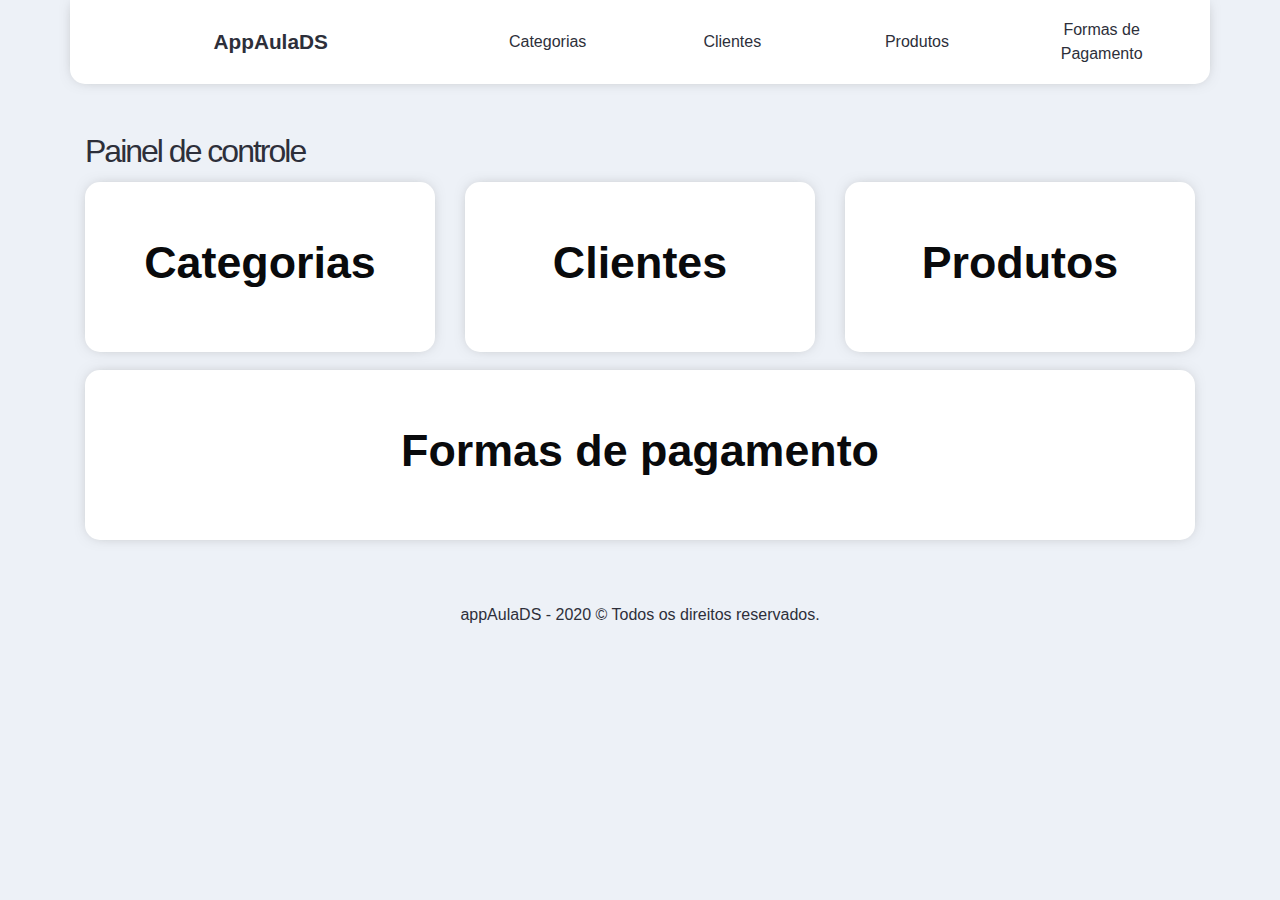
<file: index.html>
<!DOCTYPE html>
<html lang="pt-br">

<head>
    <meta charset="UTF-8">
    <meta name="viewport" content="width=device-width, initial-scale=1.0">
    <link rel="manifest" href="manifest.json">
    <link rel="stylesheet" href="css/bootstrap.css">
    <link rel="stylesheet" href="libs/MaterialDesign/css/materialdesignicons.css">
    <link rel="stylesheet" href="libs/sweetalert2/dist/sweetalert2.css">
    <link rel="stylesheet" href="libs/DataTables/datatables.css">
    <link rel="stylesheet" href="css/estilo.css">
    <link rel="shortcut icon" href="img/icon128.png">
    <title>appAulaDS</title>
    <script>
        if ('serviceWorker' in navigator) {
            navigator.serviceWorker.register('sw.js').then(function() {
                console.log('Service worker registrado com sucesso!')
            }).catch(function() {
                console.log('Registro do service worker não realizado!')
            })
        }
    </script>
</head>

<style>
    body {
        background-color: #EDF1F7;
    }

    .link {
        background-color: white;
        text-align: center;
        padding: 6vh 4vh;
        border-radius: 15px;
        color: #090A0C;
        cursor: pointer;
        transition: .7s;
        margin-bottom: 2vh;
        box-shadow: 0 0 14px -5px rgba(87, 87, 87, .5);
        overflow: hidden;
    }

    .link:hover {
        box-shadow: 0 0 50px -5px rgba(87, 87, 87, .5);
    }

    .navbar {
        background-color: white;
        top: 0;
        border-radius: 0 0 15px 15px;
        box-shadow: 0 0 14px -5px rgba(87, 87, 87, .5);
        text-align: center;
    }

    .navbar-botao-brand {
        font-weight: 400;
        padding: 10px;
        margin: 0;
        cursor: pointer;
        transition: .5s;
        font-weight: bold;
        border-radius: 5px;
        font-size: 1.3em;
    }

    .navbar-botao {
        font-weight: 400;
        padding: 10px;
        margin: 0;
        cursor: pointer;
        transition: .5s;
        border-radius: 8px;
    }

    .navbar-botao:hover {
        color: gray;
        /* background-color: #ff9ff3;
        color: white;
        box-shadow: 0 0 25px -5px rgba(255, 159, 243); */
    }

    .footer {
        text-align: center;
        position: relative;
        bottom: 0;
        width: 100%;
        margin-top: 5vh;
    }
</style>

<body>
    <div class="container">
        <!-- Navbar -->
        <div class="row navbar">
            <div class="col-12 col-md-4">
                <p class="navbar-botao-brand">AppAulaDS</p>
            </div>
            <div class="col-12 col-md-2">
                <p class="navbar-botao categorias">Categorias</p>
            </div>
            <div class="col-12 col-md-2">
                <p class="navbar-botao clientes">Clientes</p>
            </div>
            <div class="col-12 col-md-2">
                <p class="navbar-botao produtos">Produtos</p>
            </div>
            <div class="col-12 col-md-2">
                <p class="navbar-botao formasPagamento">Formas de Pagamento</p>
            </div>
        </div>
        <!-- Painel -->
        <div class="row mt-5" id="painel">
            <div class="col-12 pb-1">
                <h3>Painel de controle</h3>
            </div>
            <!-- Primeira linha -->
            <div class="col-12 col-md-4">
                <div class="link categorias">
                    <h2>Categorias</h2>
                </div>
            </div>
            <div class="col-12 col-md-4">
                <div class="link clientes">
                    <h2>Clientes</h2>
                </div>
            </div>
            <div class="col-12 col-md-4">
                <div class="link produtos">
                    <h2>Produtos</h2>
                </div>
            </div>
            <!-- Segunda linha -->
            <div class="col-12 col-md-12">
                <div class="link formasPagamento">
                    <h2>Formas de pagamento</h2>
                </div>
            </div>
        </div>
    </div>
    <!-- Footer -->
    <p class="footer">appAulaDS - 2020 &copy; Todos os direitos reservados.</p>
</body>

<script src="js/jquery-3.5.1.min.js"></script>
<script src="js/bootstrap.min.js"></script>
<script src="libs/sweetalert2/dist/sweetalert2.js"></script>
<script src="libs/DataTables/datatables.min.js"></script>
<script src="js/function.js"></script>

</html>
</file>
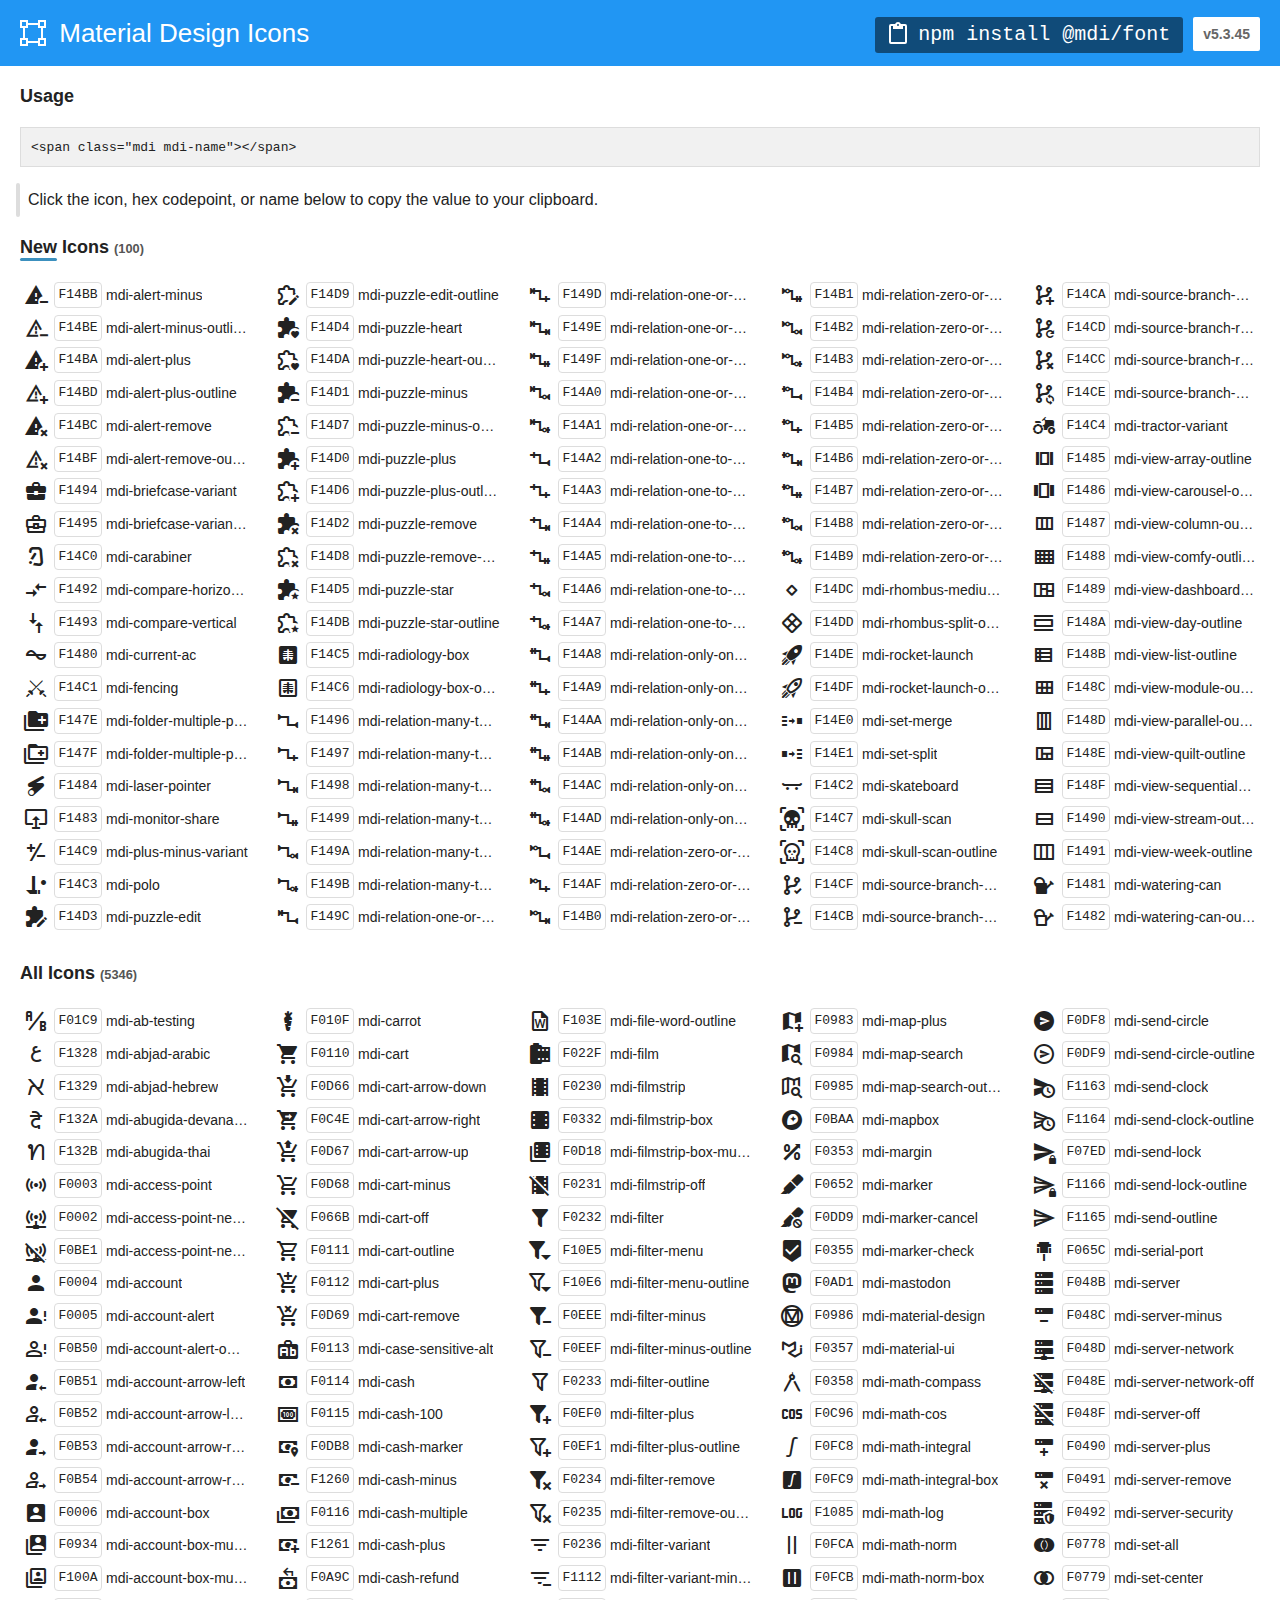
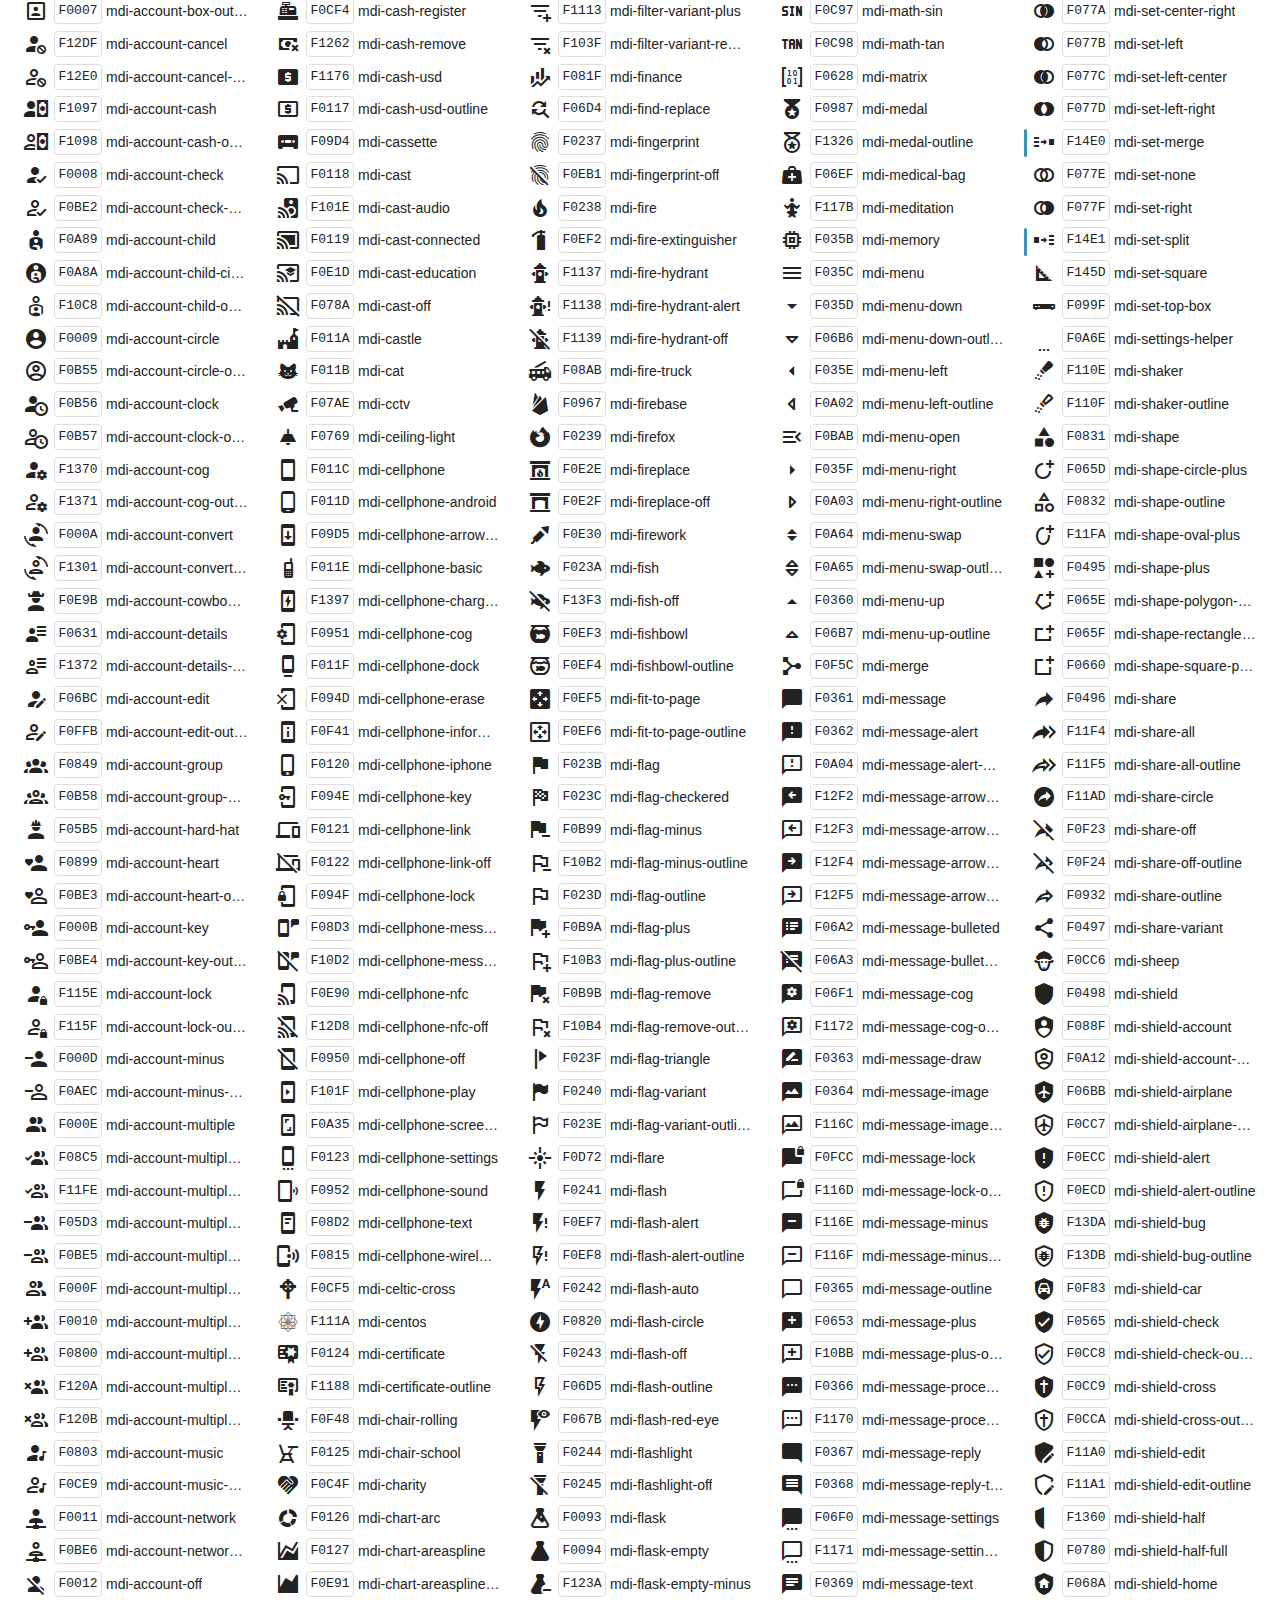
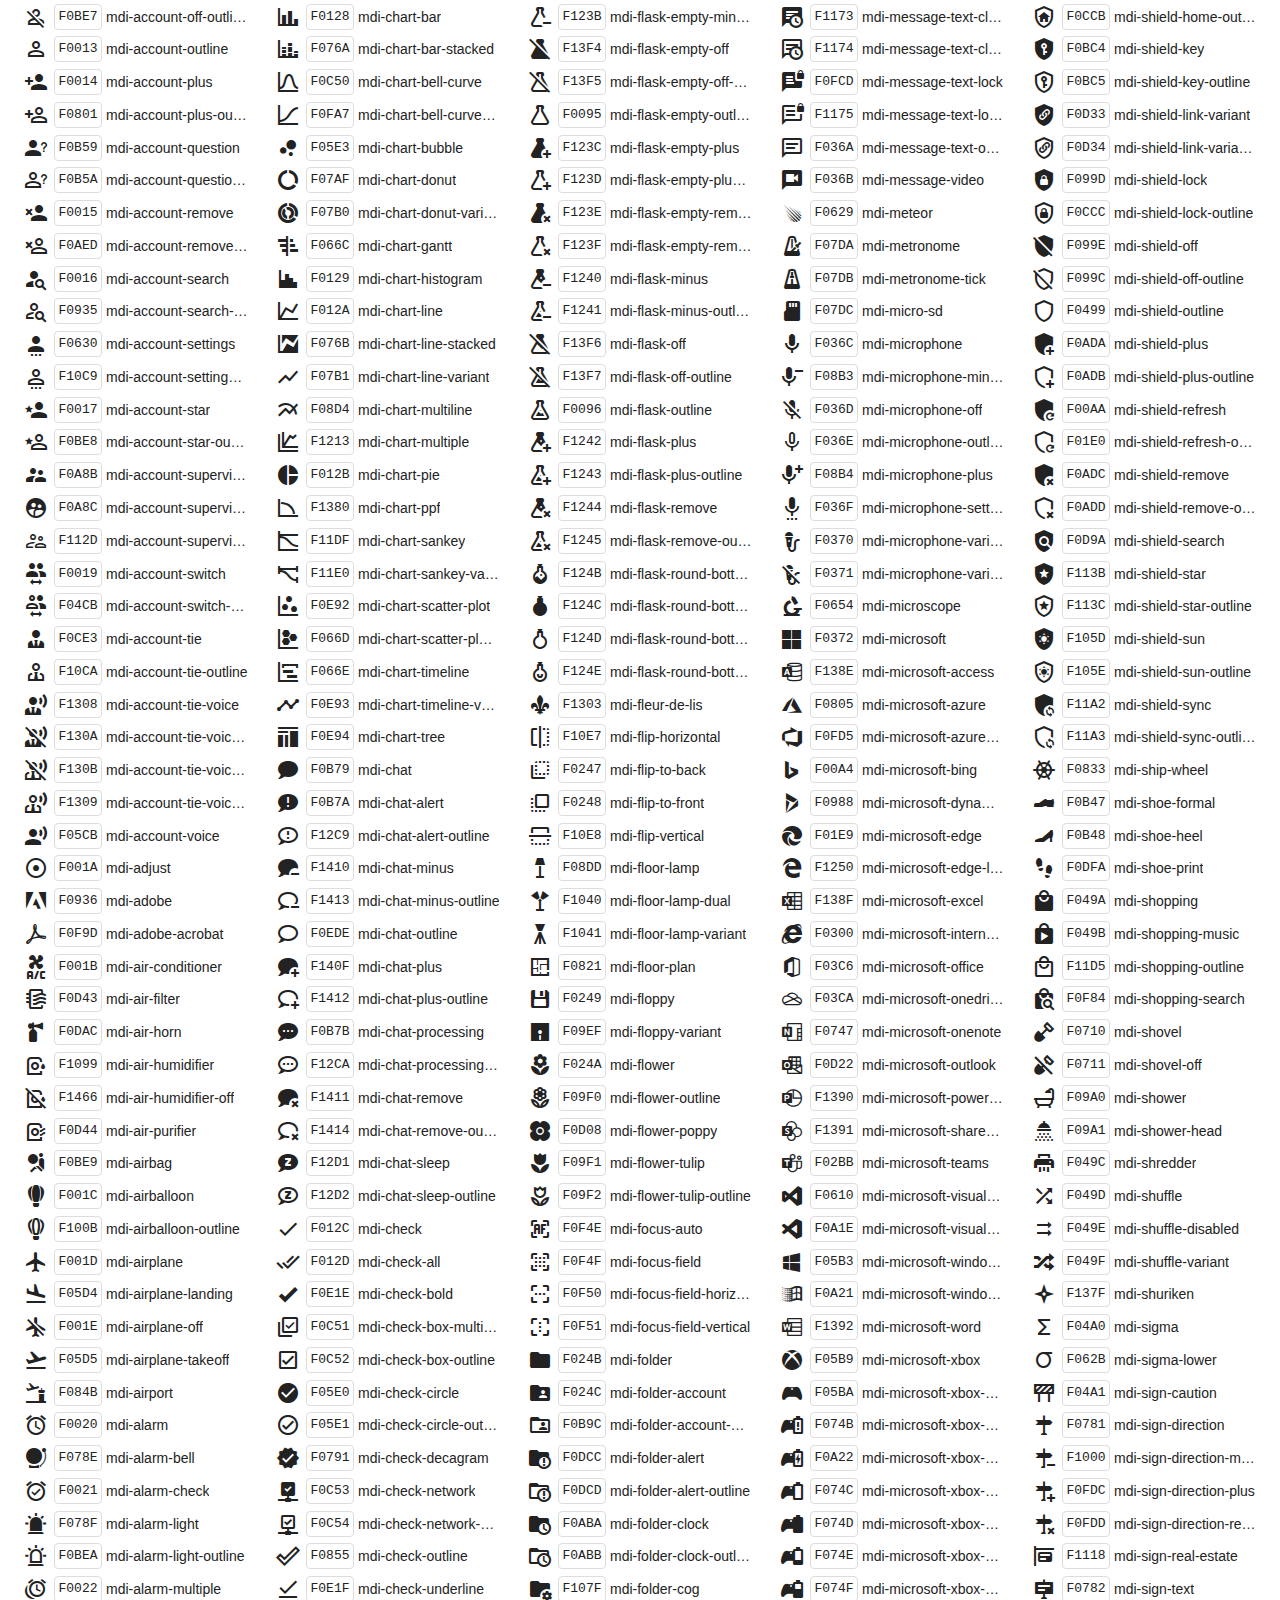
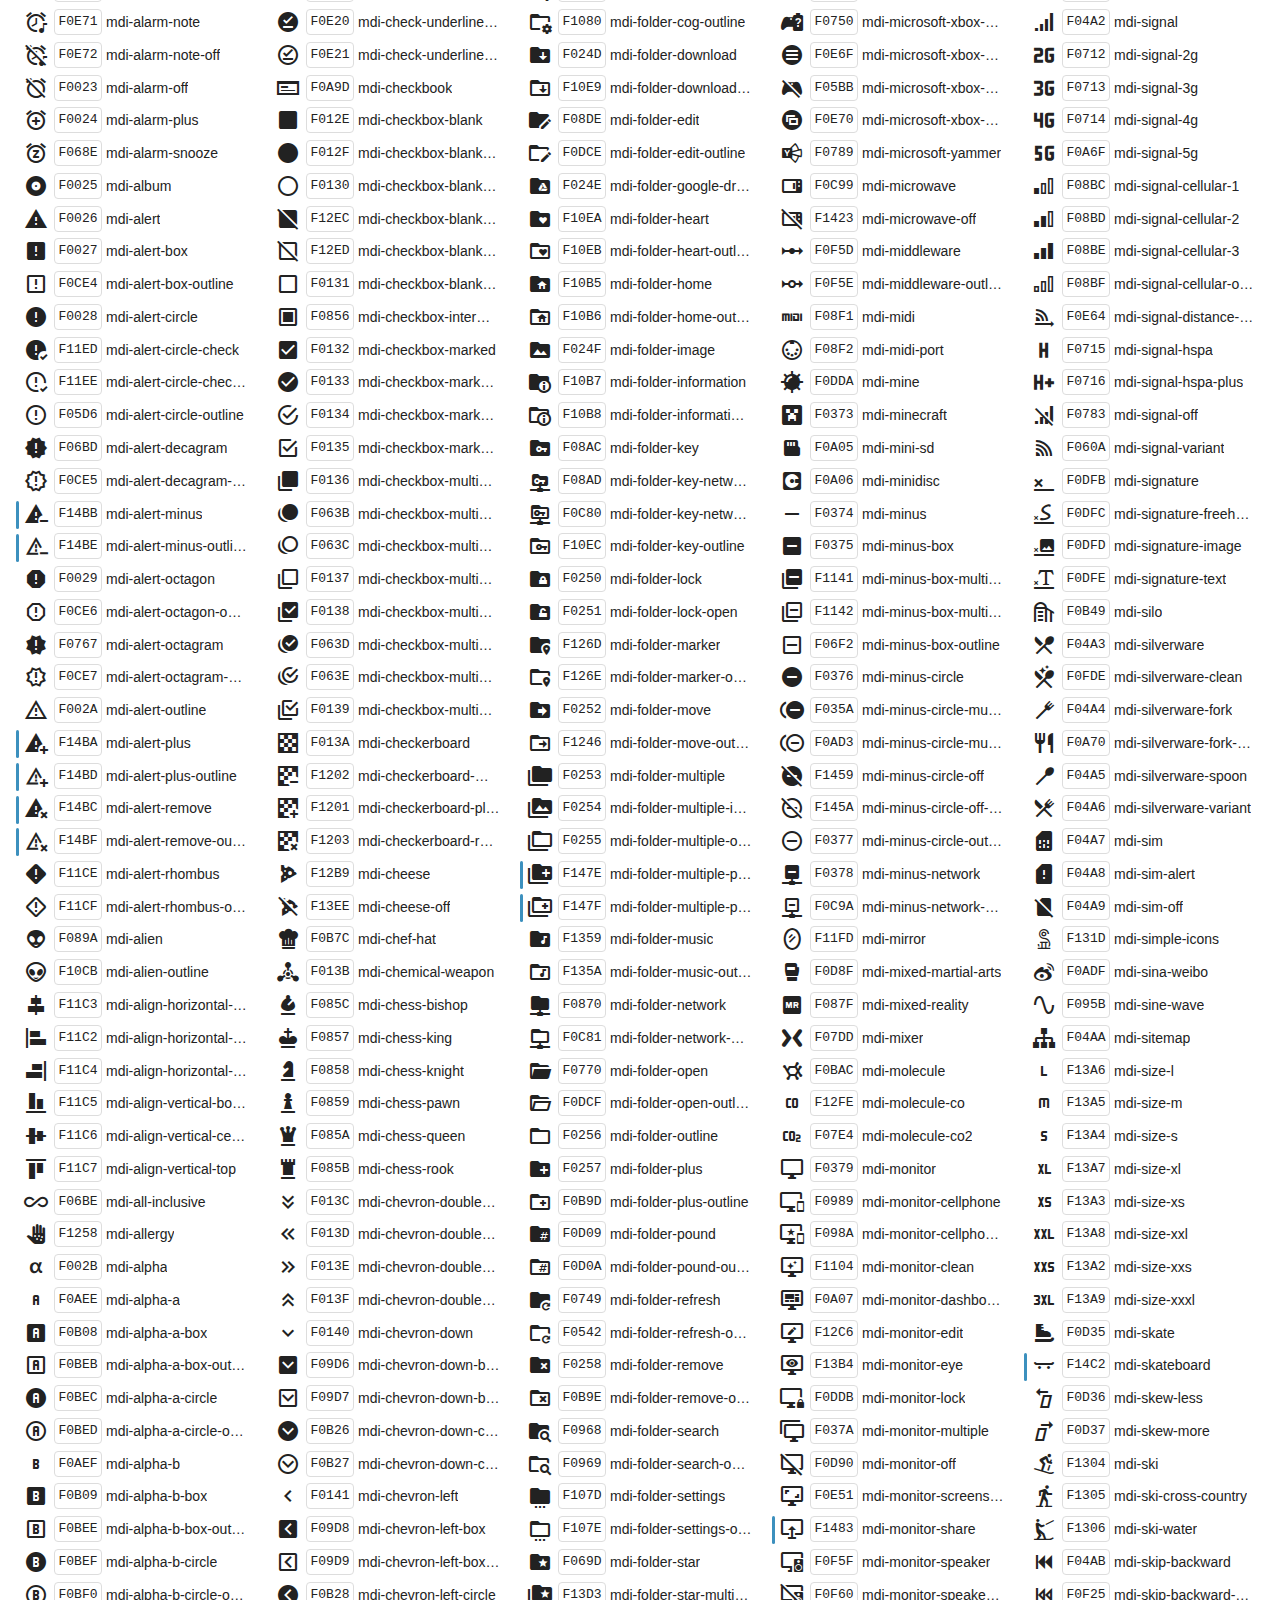
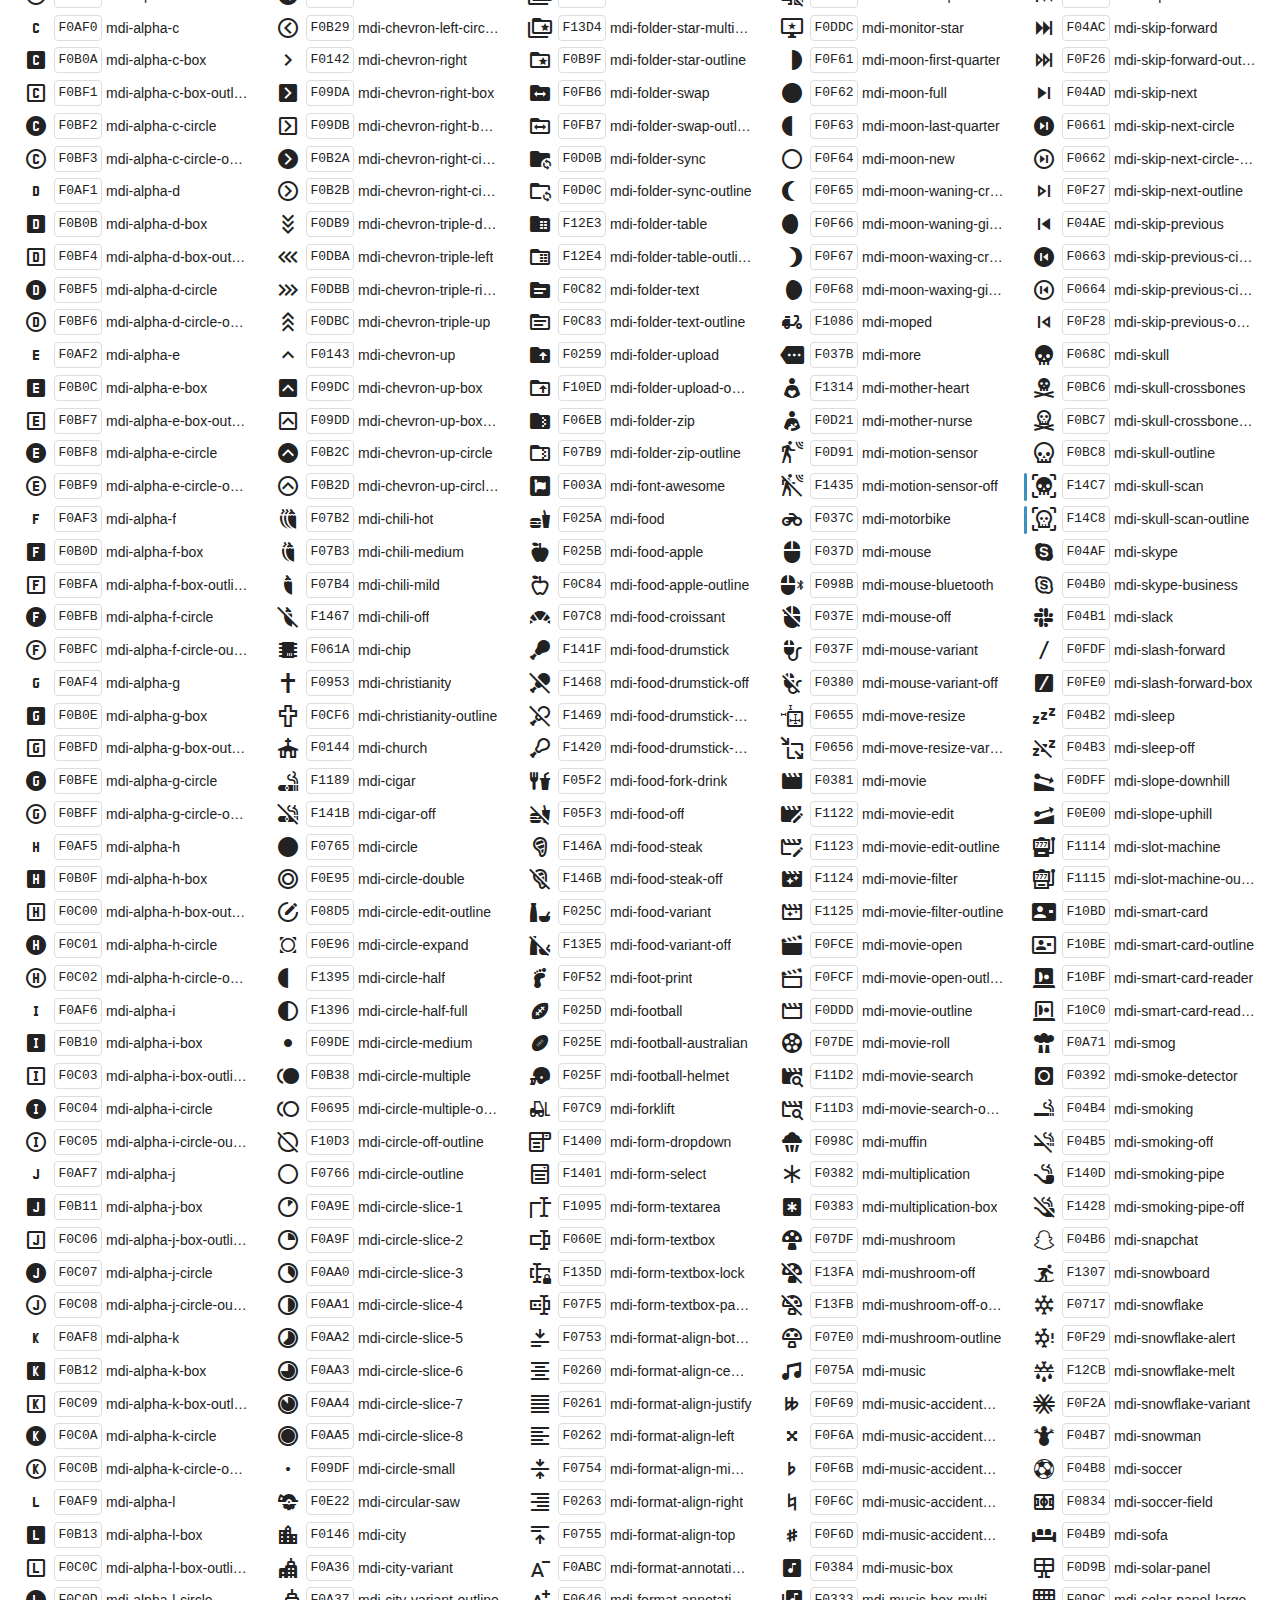
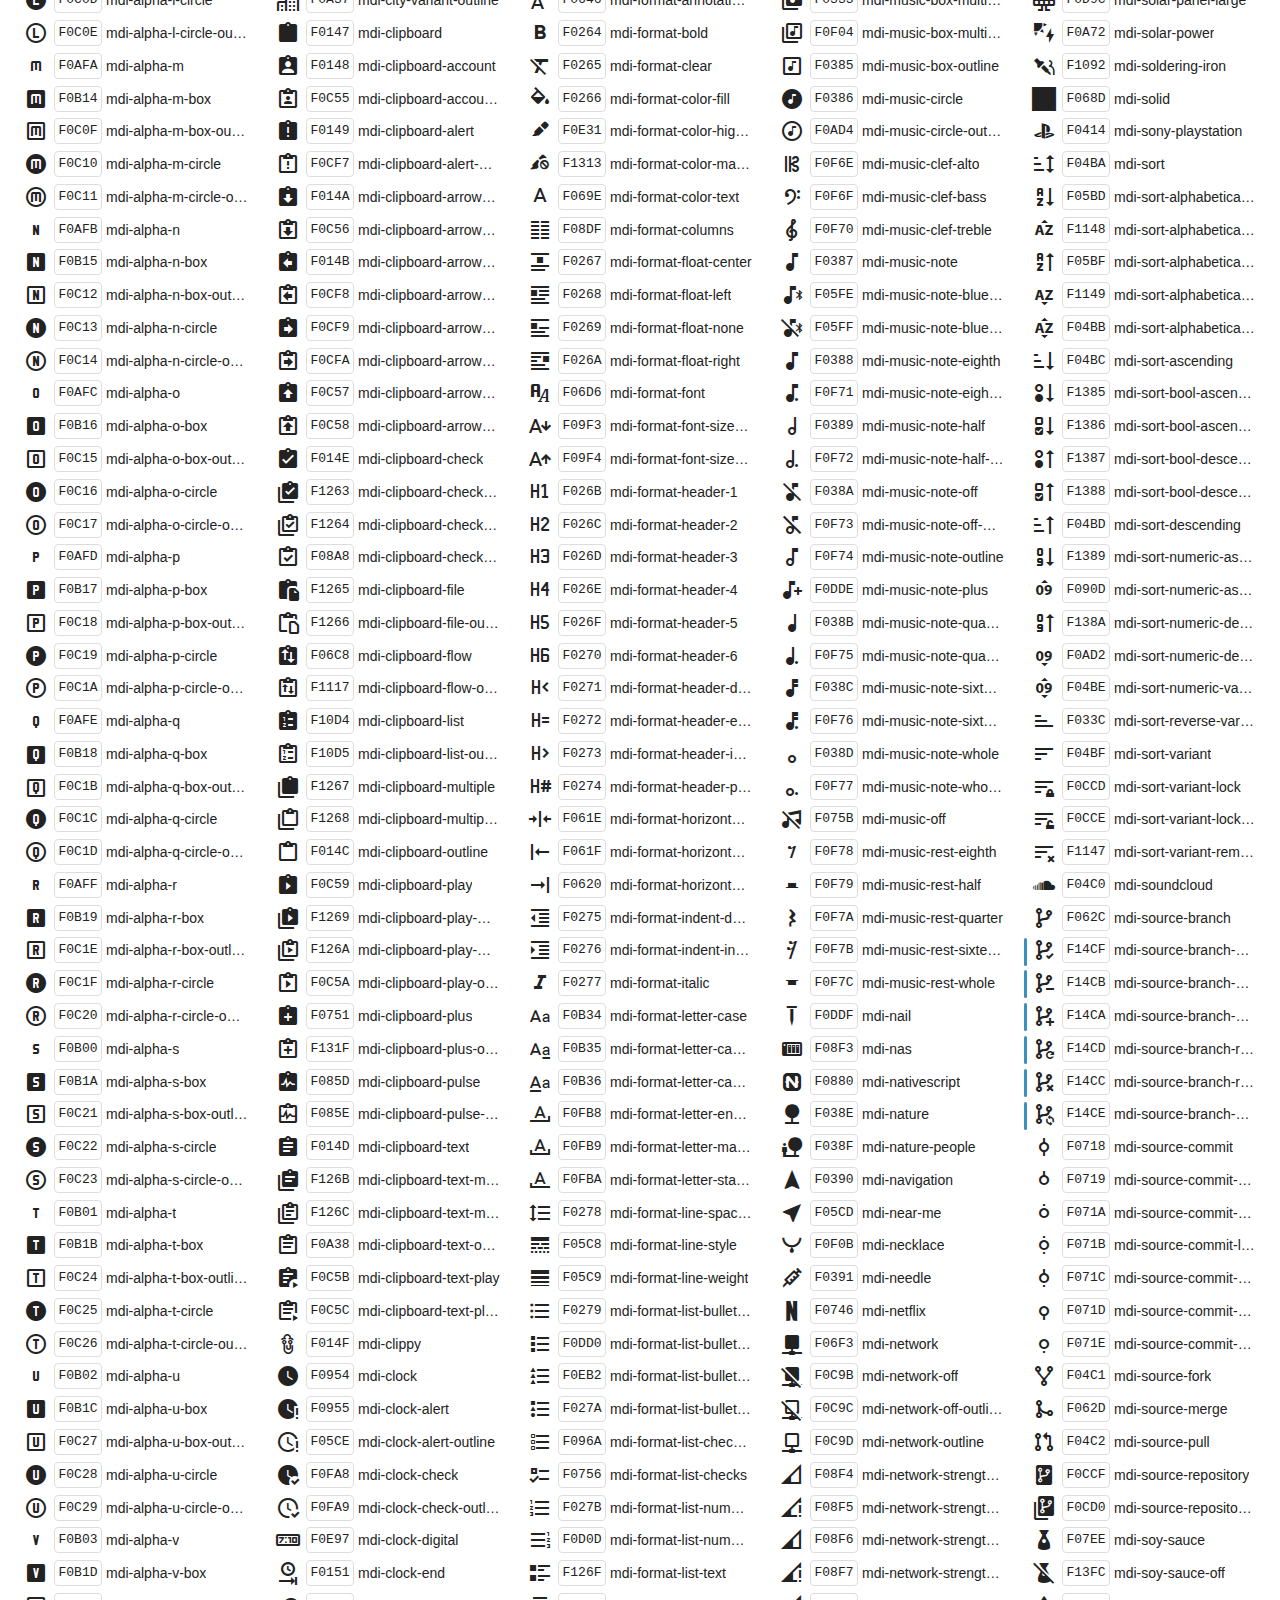
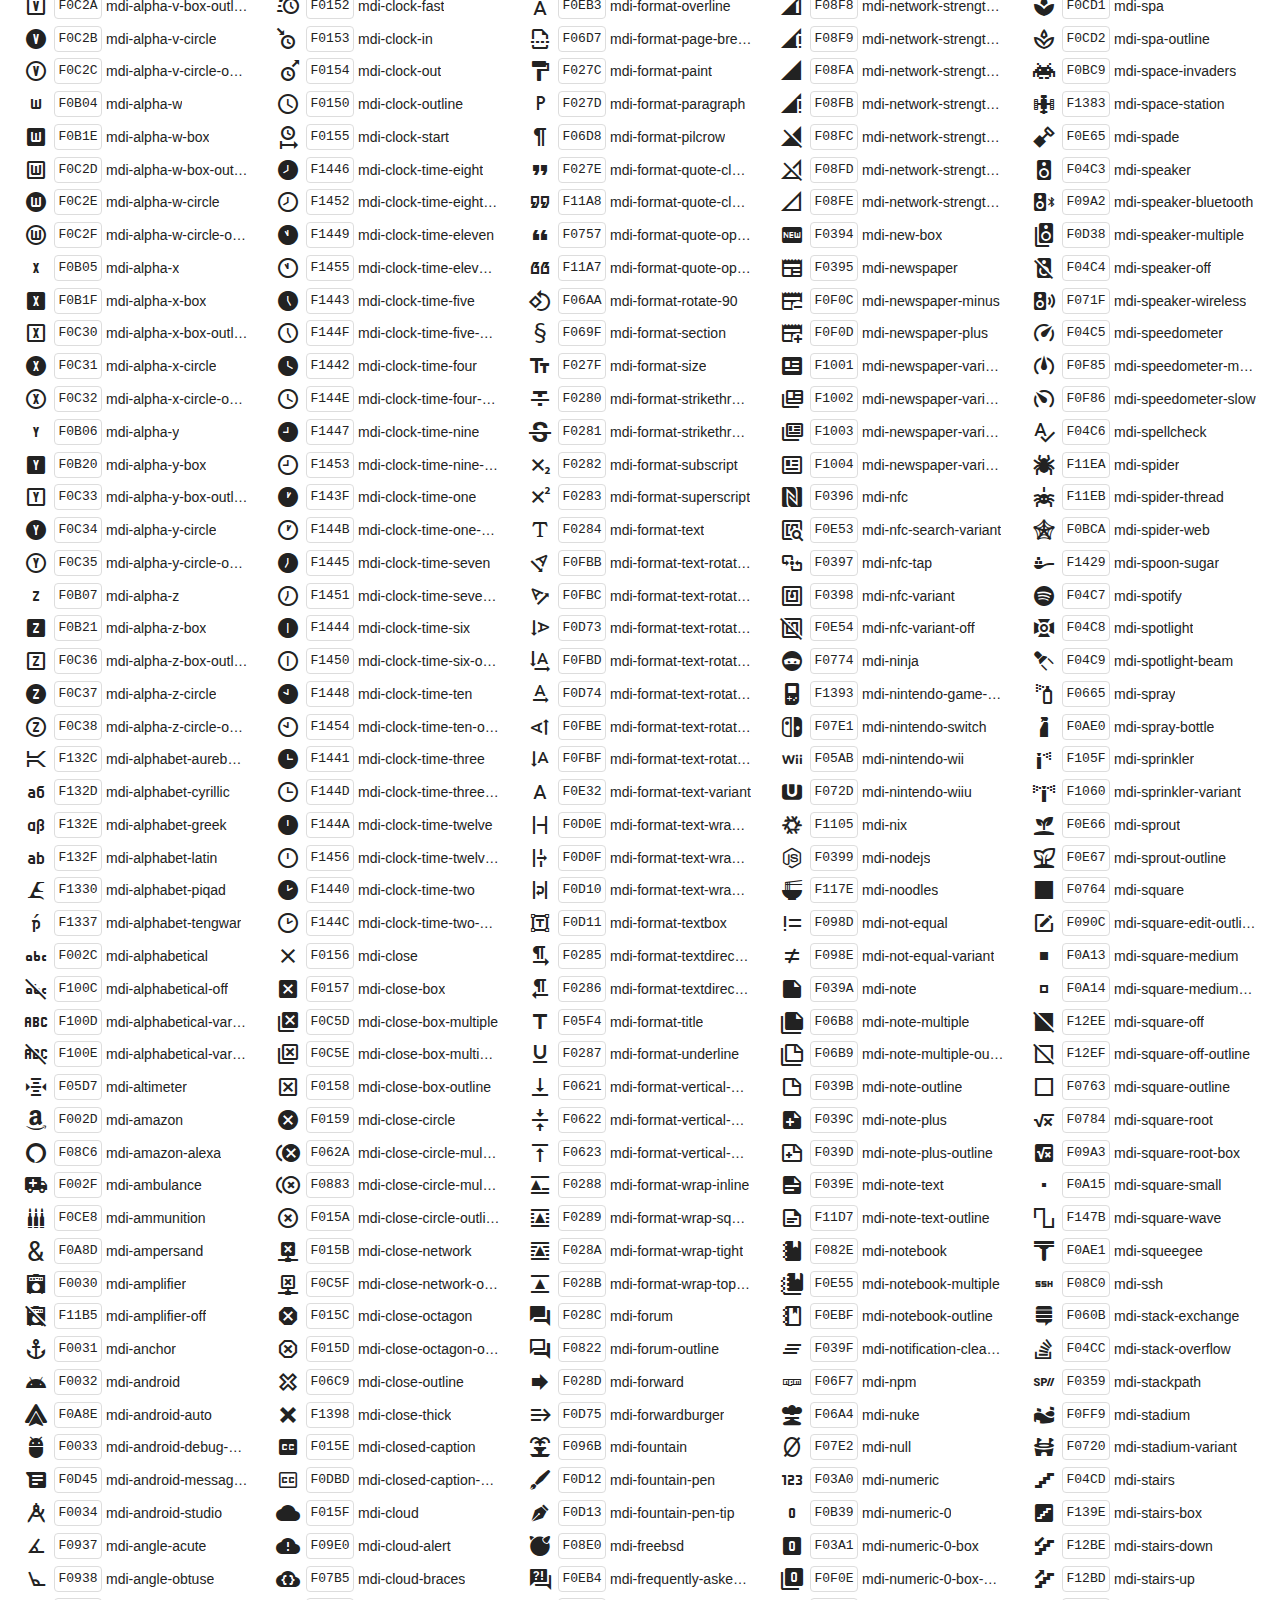
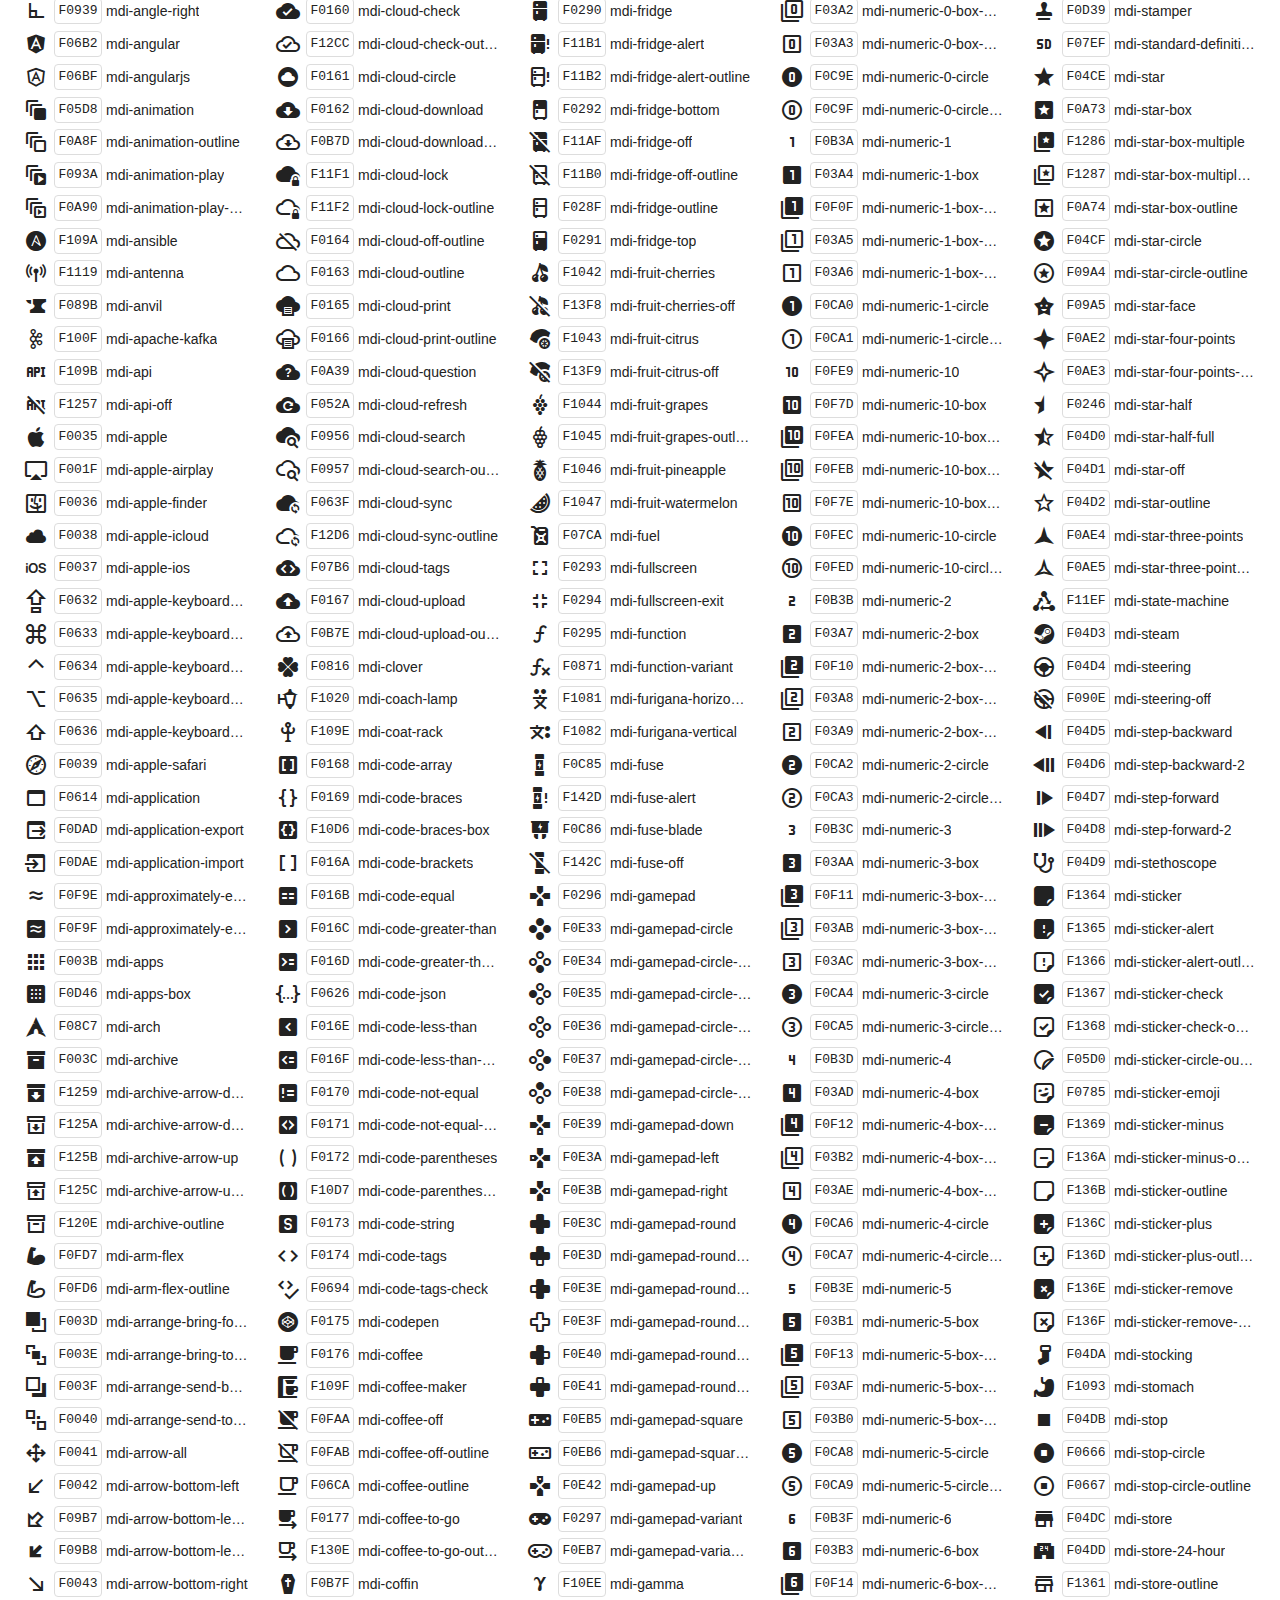
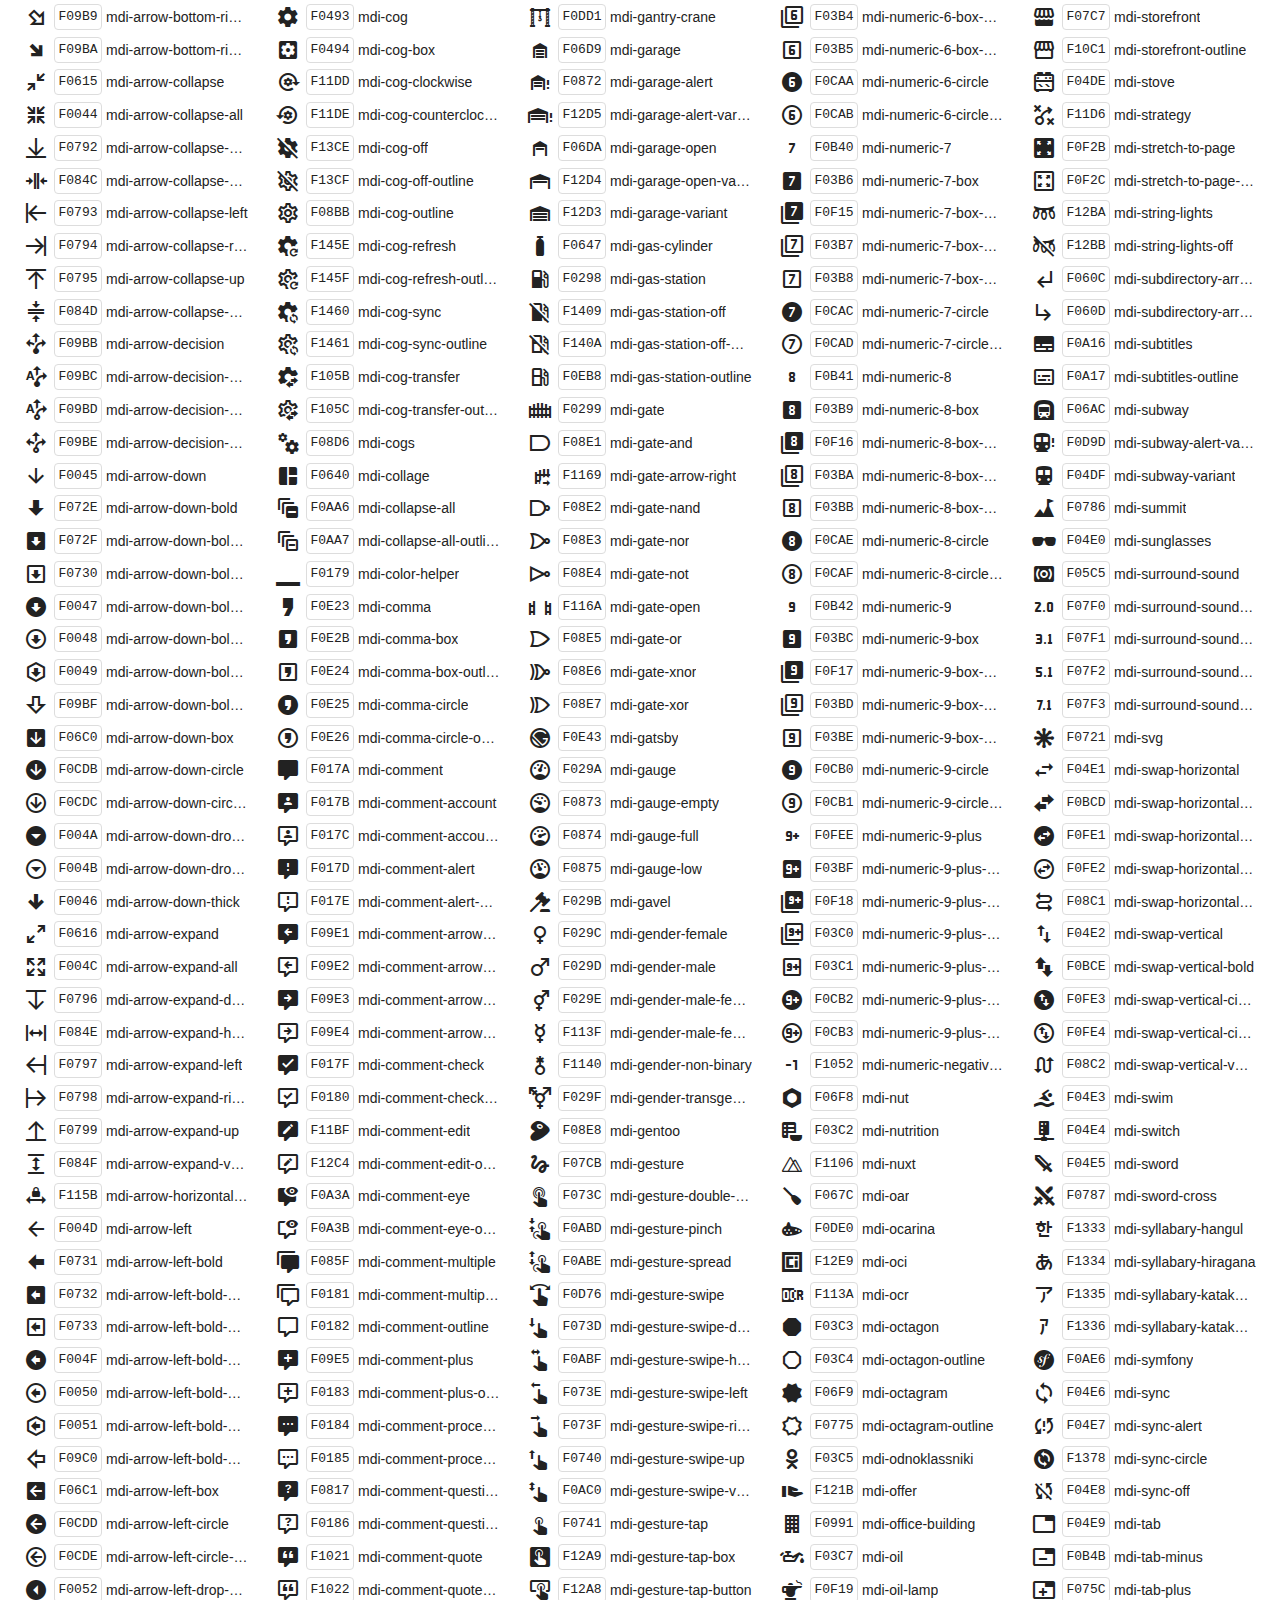
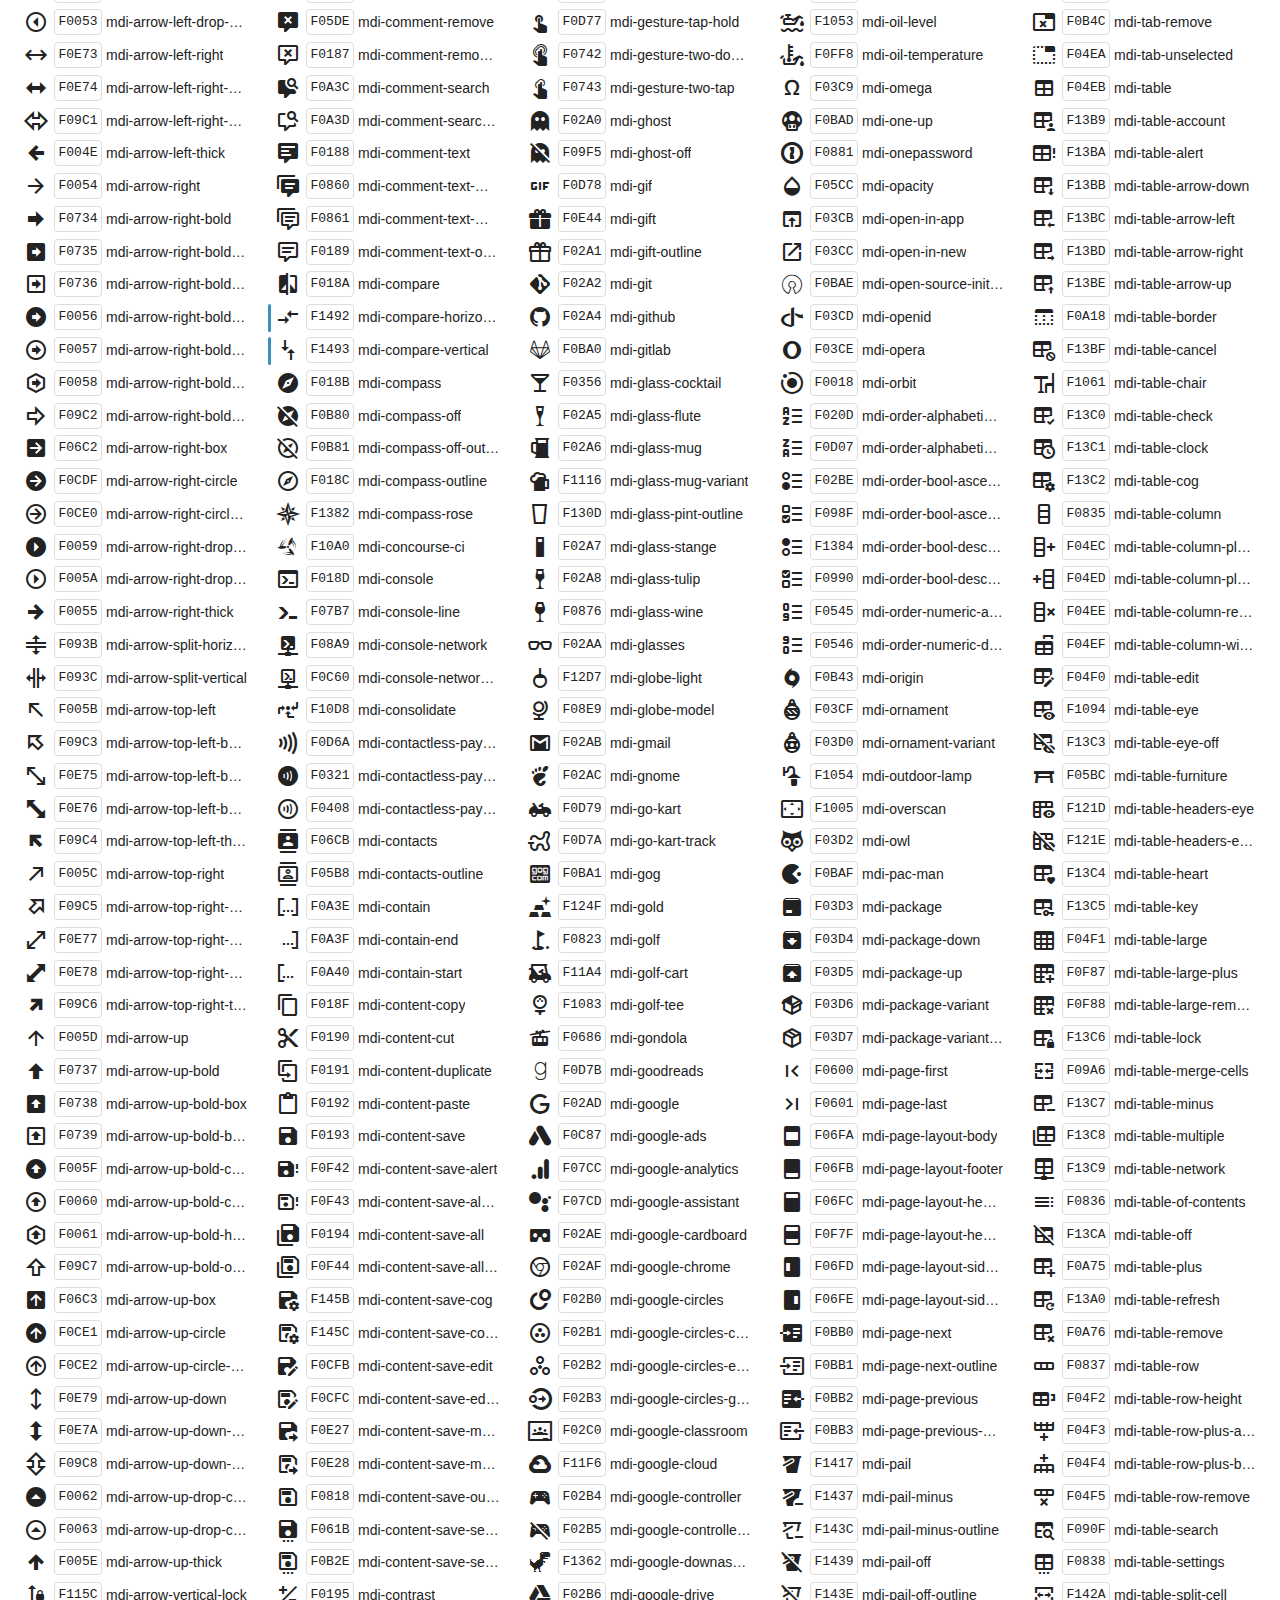
<file: libs/MaterialDesign/preview.html>
﻿<!doctype html>
<html lang="en">

<head>
    <meta charset="utf-8" />
    <meta name="google" content="notranslate">
    <title>Material Design Icons</title>
    <style>
        * {
            margin: 0;
            padding: 0;
        }

        body {
            margin: 0;
            padding: 0;
            background: #fff;
            color: #222;
        }

        h1,
        h2,
        h3,
        p,
        div,
        blockquote,
        footer {
            font-family: "Helvetica Neue", Arial, sans-serif;
        }

        h1 {
            padding: 20px 20px 16px 20px;
            font-size: 26px;
            line-height: 26px;
            font-weight: normal;
            color: #FFF;
            background-color: #2196F3;
        }

        h1 svg {
            vertical-align: middle;
            width: 26px;
            height: 26px;
            margin: 0 6px 4px 0;
        }

        h1 svg path {
            fill: #FFF;
        }

        h1 .version {
            font-size: 14px;
            background: #FFF;
            padding: 4px 10px;
            float: right;
            border-radius: 2px;
            margin: -3px 0 0 0;
            color: #666;
            font-weight: bold;
        }

        h1 .version::before {
            content: 'v';
        }

        h1 code {
            font-size: 20px;
            background: rgba(0, 0, 0, 0.5);
            padding: 4px 12px;
            border-radius: 3px;
            float: right;
            margin: -3px 10px 0 0;
            border: 1px solid transparent;
            cursor: pointer;
        }

        h1 code:hover {
            border: 1px solid #FFF;
        }

        h1 code svg {
            width: 24px;
            height: 24px;
            margin: -1px -4px 0 -2px
        }

        h2 {
            font-size: 18px;
            padding: 20px;
        }

        h2 small {
            color: #555;
            font-size: 0.8rem;
        }

        h2 small::before {
            content: '(';
        }

        h2 small::after {
            content: ')';
        }

        h2 span {
            position: relative;
        }

        h2.newicons span::before {
            position: absolute;
            content: ' ';
            width: 100%;
            height: 0.2rem;
            bottom: -0.25rem;
            background: #3C90BE;
            border-radius: 0.1rem;
        }

        h2.deprecatedicons span::before {
            position: absolute;
            content: ' ';
            width: 100%;
            height: 0.2rem;
            bottom: -0.25rem;
            background: #BE3C3C;
            border-radius: 0.1rem;
        }

        h3 {
            font-size: 14px;
            padding: 10px 20px 0 20px;
            font-weight: bold;
        }

        p {
            padding: 10px 20px;
        }

        p code {
            display: inline-block;
            vertical-align: middle;
            background: #F1F1F1;
            padding: 3px 5px;
            border-radius: 3px;
            border: 1px solid #DDD;
        }

        p i.mdi {
            vertical-align: middle;
            border-radius: 4px;
            display: inline-block;
        }

        p i.mdi.dark-demo {
            background: #333;
        }

        p.note {
            color: #999;
            font-size: 14px;
            padding: 0 20px 5px 20px;
        }

        p.deprecated {
            margin: -0.5rem 0 0.25rem 0;
        }

        p.extras {
            margin-top: -0.5rem;
        }

        div.icons {
            padding: 0 20px 10px 20px;
            -webkit-column-count: 5;
            -moz-column-count: 5;
            column-count: 5;
            -webkit-column-gap: 20px;
            -moz-column-gap: 20px;
            column-gap: 20px;
        }

        div.icons div {
            line-height: 2em;
        }

        div.icons div span {
            cursor: pointer;
            font-size: 14px;
            text-overflow: ellipsis;
            display: inline-block;
            max-width: calc(100% - 90px);
            overflow: hidden;
            vertical-align: middle;
            white-space: nowrap;
        }

        div.icons div code:hover,
        div.icons div span:hover,
        div.icons div i:hover {
            color: #3c90be;
        }

        div.icons div code:hover {
            border-color: #3c90be;
        }

        div.icons div code {
            border: 1px solid #DDD;
            width: 46px;
            margin-left: 2px;
            margin-right: 4px;
            border-radius: 4px;
            display: inline-block;
            vertical-align: middle;
            text-align: center;
            line-height: 24px;
            cursor: pointer;
        }

        div.icons div i {
            display: inline-block;
            width: 32px;
            height: 24px;
            text-align: center;
            vertical-align: middle;
            cursor: pointer;
            line-height: 24px;
        }

        div.icons .mdi::before {
            font-size: 24px;
        }

        div.icons div.new::before {
            content: ' ';
            width: 0.2rem;
            height: 1.75rem;
            position: absolute;
            margin-top: 0.25rem;
            margin-left: -0.25rem;
            background: #3C90BE;
            border-radius: 0.1rem;
        }

        div.icons div.deprecated::before {
            content: ' ';
            width: 0.2rem;
            height: 1.75rem;
            position: absolute;
            margin-top: 0.25rem;
            margin-left: -0.25rem;
            background: #BE3C3C;
            border-radius: 0.1rem;
        }

        pre {
            margin: 0 20px;
            font-family: Consolas, monospace;
            padding: 10px;
            border: 1px solid #DDD;
            background: #F1F1F1;
        }

        blockquote {
            position: relative;
            margin: 1rem 1rem 0 1rem;
            padding: 0.5rem 0.5rem 0.5rem 0.75rem;
        }

        blockquote.note::before {
            content: ' ';
            width: 0.25rem;
            height: 100%;
            background: #DDD;
            position: absolute;
            border-radius: 0.25rem;
            top: 0;
            left: 0;
        }

        blockquote.deprecated::before {
            content: ' ';
            width: 0.25rem;
            height: 100%;
            background: #BE3C3C;
            position: absolute;
            border-radius: 0.25rem;
            top: 0;
            left: 0;
        }

        div.copied {
            position: fixed;
            top: 100px;
            left: 50%;
            width: 200px;
            text-align: center;
            color: #3c763d;
            background-color: #dff0d8;
            border: 1px solid #d6e9c6;
            padding: 10px 15px;
            border-radius: 4px;
            margin-left: -100px;
            box-shadow: 0 0 10px rgba(0, 0, 0, 0.2);
        }

        div.examples {
            display: flex;
            flex-wrap: wrap;
            margin: 0.5rem 1.25rem;
        }

        div.examples > div {
            display: flex;
            margin-right: 0.5rem;
            margin-bottom: 0.5rem;
        }

        div.examples > div > div:first-child {
            display: flex;
            padding: 0.5rem;
            border-radius: 0.25rem;
            box-shadow: 0 0 0.25rem rgba(0, 0, 0, 0.4);
            background: #FFF;
            z-index: 1;
            align-items: center;
            justify-content: center;
        }

        div.examples > div > div:first-child + div {
            display: flex;
            margin-left: -0.25rem;
            padding: 0.5rem 0.75rem 0.5rem 1rem;
            background: #222;
            border-radius: 0 0.25rem 0.25rem 0;
        }

        div.examples > div > div:first-child + div > code {
            color: #FFF;
            align-self: center;
        }

        div.examples > div > div.dark:first-child {
            background: #444;
        }

        div.examples i {
            display: flex;
        }

        div.examples-size > div > div:first-child {
            min-width: 3rem;
        }

        footer {
            display: flex;
            padding: 20px;
            color: #666;
            border-top: 1px solid #DDD;
            background: #F1F1F1;
        }

        footer > div:first-child {
            flex: 1;
        }

        footer > div:last-child {
            text-align: right;
        }

        footer a {
            color: #e91e63;
            text-decoration: none;
        }

        footer a:hover {
            text-decoration: underline;
        }
    </style>
    <link href="css/materialdesignicons.min.css" media="all" rel="stylesheet" type="text/css" />
</head>

<body>
    <h1>
        <svg>
            <path d="M0,0H8V3H18V0H26V8H23V18H26V26H18V23H8V21H18V18H21V8H18V5H8V8H5V18H8V26H0V18H3V8H0V0M2,2V6H6V2H2M2,20V24H6V20H2M20,2V6H24V2H20M20,20V24H24V20H20Z"></path>
        </svg>
        Material Design Icons
        <span class="version">5.3.45</span>
        <code id="npm" title="Copy to Clipboard">
            <svg viewBox="0 0 24 24">
                <path d="M19,20H5V4H7V7H17V4H19M12,2A1,1 0 0,1 13,3A1,1 0 0,1 12,4A1,1 0 0,1 11,3A1,1 0 0,1 12,2M19,2H14.82C14.4,0.84 13.3,0 12,0C10.7,0 9.6,0.84 9.18,2H5A2,2 0 0,0 3,4V20A2,2 0 0,0 5,22H19A2,2 0 0,0 21,20V4A2,2 0 0,0 19,2Z" />
            </svg>
            npm install @mdi/font
        </code>
    </h1>

    <h2 class="usage">Usage</h2>
    <pre><code>&lt;span class=&quot;mdi mdi-<span id="name">name</span>&quot;&gt;&lt;/span&gt;</code></pre>

    <blockquote class="note">
        Click the icon, hex codepoint, or name below to copy the value to your clipboard.
    </blockquote>

    <h2 class="newicons"><span>New</span> Icons <small id="newIconsCount">-</small></h2>
    <div class="icons" id="newIcons"></div>

    <h2 class="icons">All Icons <small id="iconsCount">-</small></h2>
    <div class="icons" id="icons"></div>

    <h2 class="deprecatedicons"><span>Deprecated</span> Icons <small id="deprecatedIconsCount">-</small></h2>
    <p class="deprecated" id="deprecated">
        Deprecated icons will be removed in a future major release.
    </p>
    <div class="icons" id="deprecatedIcons"></div>

    <h2 class="extras">Extras</h2>

    <p class="extras">The helper CSS classes are listed below.</p>

    <section>
        <h3>Size</h3>

        <div class="examples examples-size">
            <div>
                <div>
                    <i class="mdi mdi-18px mdi-account"></i>
                </div>
                <div>
                    <code>mdi-18px</code>
                </div>
            </div>
            <div>
                <div>
                    <i class="mdi mdi-24px mdi-account"></i>
                </div>
                <div>
                    <code>mdi-24px</code>
                </div>
            </div>
            <div>
                <div>
                    <i class="mdi mdi-36px mdi-account"></i>
                </div>
                <div>
                    <code>mdi-36px</code>
                </div>
            </div>
            <div>
                <div>
                    <i class="mdi mdi-48px mdi-account"></i>
                </div>
                <div>
                    <code>mdi-48px</code>
                </div>
            </div>
        </div>
    </section>

    <h3>Rotate</h3>

    <div class="examples">
        <div>
            <div>
                <i class="mdi mdi-36px mdi-account"></i>
            </div>
        </div>
        <div>
            <div>
                <i class="mdi mdi-36px mdi-rotate-45 mdi-account"></i>
            </div>
            <div>
                <code>mdi-rotate-45</code> 
            </div>
        </div>
        <div>
            <div>
                <i class="mdi mdi-36px mdi-rotate-90 mdi-account"></i>
            </div>
            <div>
                <code>mdi-rotate-90</code>
            </div>
        </div>
        <div>
            <div>
                <i class="mdi mdi-36px mdi-rotate-135 mdi-account"></i>
            </div>
            <div>
                <code>mdi-rotate-135</code>
            </div>
        </div>
        <div>
            <div>
                <i class="mdi mdi-36px mdi-rotate-180 mdi-account"></i>
            </div>
            <div>
                <code>mdi-rotate-180</code>
            </div>
        </div>
        <div>
            <div>
                <i class="mdi mdi-36px mdi-rotate-225 mdi-account"></i>
            </div>
            <div>
                <code>mdi-rotate-225</code>
            </div>
        </div>
        <div>
            <div>
                <i class="mdi mdi-36px mdi-rotate-270 mdi-account"></i>
            </div>
            <div>
                <code>mdi-rotate-270</code>
            </div>
        </div>
        <div>
            <div>
                <i class="mdi mdi-36px mdi-rotate-315 mdi-account"></i>
            </div>
            <div>
                <code>mdi-rotate-315</code> 
            </div>
        </div>
    </div>

    <h3>Flip</h3>

    <div class="examples">
        <div>
            <div>
                <i class="mdi mdi-36px mdi-account-alert"></i>
            </div>
        </div>
        <div>
            <div>
                <i class="mdi mdi-36px mdi-flip-h mdi-account-alert"></i>
            </div>
            <div>
                <code>mdi-flip-h</code> 
            </div>
        </div>
        <div>
            <div>
                <i class="mdi mdi-36px mdi-flip-v mdi-account-alert"></i>
            </div>
            <div>
                <code>mdi-flip-v</code> 
            </div>
        </div>
    </div>

    <p class="note"><strong>Note:</strong> We do not include the ability to use <code>mdi-flip-*</code> and
        <code>mdi-rotate-*</code> at the same time.</p>

    <h3>Spin</h3>

    <div class="examples">
        <div>
            <div>
                <i class="mdi mdi-36px mdi-spin mdi-loading"></i>
            </div>
            <div>
                <code>mdi-spin</code>
            </div>
        </div>
        <div>
            <div>
                <i class="mdi mdi-36px mdi-spin mdi-star"></i>
            </div>
            <div>
                <code>mdi-spin</code>
            </div>
        </div>
    </div>

    <h3>Color</h3>

    <div class="examples">
        <div>
            <div class="dark">
                <i class="mdi mdi-36px mdi-light mdi-account dark-demo"></i>
            </div>
            <div>
                <code>mdi-light</code>
            </div>
        </div>
        <div>
            <div class="dark">
                <i class="mdi mdi-36px mdi-light mdi-inactive mdi-account dark-demo"></i>
            </div>
            <div>
                <code>mdi-light mdi-inactive</code>
            </div>
        </div>
        <div>
            <div>
                <i class="mdi mdi-36px mdi-dark mdi-account"></i>
            </div>
            <div>
                <code>mdi-dark</code>
            </div>
        </div>
        <div>
            <div>
                <i class="mdi mdi-36px mdi-dark mdi-inactive mdi-account"></i>
            </div>
            <div>
                <code>mdi-dark mdi-inactive</code> 
            </div>
        </div>
    </div>

    <footer>
        <div>
            Generated with <a href="https://npmjs.com/package/@mdi/font-build">@mdi/font-build</a>
            by <a href="http://MaterialDesignIcons.com/">MaterialDesignIcons.com</a>.
        </div>
        <div>
            <a href="https://www.npmjs.com/org/mdi" target="_blank">NPM @mdi Organization</a>
        </div>
    </footer>

    <script type="text/javascript">
        function isNew(icon) {
            return icon.version === '5.3.45';
        }
        function isDeprecated(icon) {
            return typeof icon.deprecated == 'undefined'
                ? false
                : icon.deprecated;
        }
        function copyText(text) {
            var copyFrom = document.createElement('textarea');
            copyFrom.setAttribute("style", "position:fixed;opacity:0;top:100px;left:100px;");
            copyFrom.value = text;
            document.body.appendChild(copyFrom);
            copyFrom.select();
            document.execCommand('copy');
            var copied = document.createElement('div');
            copied.setAttribute('class', 'copied');
            copied.appendChild(document.createTextNode('Copied to Clipboard'));
            document.body.appendChild(copied);
            setTimeout(function () {
                document.body.removeChild(copyFrom);
                document.body.removeChild(copied);
            }, 1500);
        };
        function getIconItem(icon, isNewIcon, isDeprecatedIcon) {
            var div = document.createElement('div'),
                i = document.createElement('i');
            i.className = 'mdi mdi-' + icon.name;
            div.appendChild(i);
            var code = document.createElement('code');
            code.appendChild(document.createTextNode(icon.hex));
            div.appendChild(code);
            var span = document.createElement('span');
            span.appendChild(document.createTextNode('mdi-' + icon.name));
            div.appendChild(span);
            span.onclick = function () {
                document.getElementById('name').innerHTML = icon.name;
            };
            i.onmouseup = function () {
                copyText(String.fromCodePoint(parseInt(icon.hex, 16)));
            };
            code.onmouseup = function () {
                copyText(icon.hex);
            };
            span.onmouseup = function () {
                copyText('mdi-' + icon.name);
            };
            if (isNewIcon) {
                div.className = 'new';
            }
            if (isDeprecatedIcon) {
                div.className = 'deprecated';
            }
            return div;
        }
        (function () {
            var iconsCount = 0;
            var newIconsCount = 0;
            var deprecatedIconsCount = 0;
            var icons = [{name:"ab-testing",hex:"F01C9",version:"4.0.96"},{name:"abjad-arabic",hex:"F1328",version:"4.9.95"},{name:"abjad-hebrew",hex:"F1329",version:"4.9.95"},{name:"abugida-devanagari",hex:"F132A",version:"4.9.95"},{name:"abugida-thai",hex:"F132B",version:"4.9.95"},{name:"access-point",hex:"F0003",version:"1.5.54"},{name:"access-point-network",hex:"F0002",version:"1.5.54"},{name:"access-point-network-off",hex:"F0BE1",version:"3.2.89"},{name:"account",hex:"F0004",version:"1.5.54"},{name:"account-alert",hex:"F0005",version:"1.5.54"},{name:"account-alert-outline",hex:"F0B50",version:"3.0.39"},{name:"account-arrow-left",hex:"F0B51",version:"3.0.39"},{name:"account-arrow-left-outline",hex:"F0B52",version:"3.0.39"},{name:"account-arrow-right",hex:"F0B53",version:"3.0.39"},{name:"account-arrow-right-outline",hex:"F0B54",version:"3.0.39"},{name:"account-box",hex:"F0006",version:"1.5.54"},{name:"account-box-multiple",hex:"F0934",version:"2.4.85"},{name:"account-box-multiple-outline",hex:"F100A",version:"4.1.95"},{name:"account-box-outline",hex:"F0007",version:"1.5.54"},{name:"account-cancel",hex:"F12DF",version:"4.8.95"},{name:"account-cancel-outline",hex:"F12E0",version:"4.8.95"},{name:"account-cash",hex:"F1097",version:"4.2.95"},{name:"account-cash-outline",hex:"F1098",version:"4.2.95"},{name:"account-check",hex:"F0008",version:"1.5.54"},{name:"account-check-outline",hex:"F0BE2",version:"3.2.89"},{name:"account-child",hex:"F0A89",version:"2.7.94"},{name:"account-child-circle",hex:"F0A8A",version:"2.7.94"},{name:"account-child-outline",hex:"F10C8",version:"4.3.95"},{name:"account-circle",hex:"F0009",version:"1.5.54"},{name:"account-circle-outline",hex:"F0B55",version:"3.0.39"},{name:"account-clock",hex:"F0B56",version:"3.0.39"},{name:"account-clock-outline",hex:"F0B57",version:"3.0.39"},{name:"account-cog",hex:"F1370",version:"4.9.95"},{name:"account-cog-outline",hex:"F1371",version:"4.9.95"},{name:"account-convert",hex:"F000A",version:"1.5.54"},{name:"account-convert-outline",hex:"F1301",version:"4.8.95"},{name:"account-cowboy-hat",hex:"F0E9B",version:"3.7.94"},{name:"account-details",hex:"F0631",version:"1.6.50"},{name:"account-details-outline",hex:"F1372",version:"4.9.95"},{name:"account-edit",hex:"F06BC",version:"1.8.36"},{name:"account-edit-outline",hex:"F0FFB",version:"4.0.96"},{name:"account-group",hex:"F0849",version:"2.1.99"},{name:"account-group-outline",hex:"F0B58",version:"3.0.39"},{name:"account-hard-hat",hex:"F05B5",version:"1.5.54"},{name:"account-heart",hex:"F0899",version:"2.2.43"},{name:"account-heart-outline",hex:"F0BE3",version:"3.2.89"},{name:"account-key",hex:"F000B",version:"1.5.54"},{name:"account-key-outline",hex:"F0BE4",version:"3.2.89"},{name:"account-lock",hex:"F115E",version:"4.4.95"},{name:"account-lock-outline",hex:"F115F",version:"4.4.95"},{name:"account-minus",hex:"F000D",version:"1.5.54"},{name:"account-minus-outline",hex:"F0AEC",version:"2.8.94"},{name:"account-multiple",hex:"F000E",version:"1.5.54"},{name:"account-multiple-check",hex:"F08C5",version:"2.3.50"},{name:"account-multiple-check-outline",hex:"F11FE",version:"4.6.95"},{name:"account-multiple-minus",hex:"F05D3",version:"1.5.54"},{name:"account-multiple-minus-outline",hex:"F0BE5",version:"3.2.89"},{name:"account-multiple-outline",hex:"F000F",version:"1.5.54"},{name:"account-multiple-plus",hex:"F0010",version:"1.5.54"},{name:"account-multiple-plus-outline",hex:"F0800",version:"2.1.19"},{name:"account-multiple-remove",hex:"F120A",version:"4.6.95"},{name:"account-multiple-remove-outline",hex:"F120B",version:"4.6.95"},{name:"account-music",hex:"F0803",version:"2.1.19"},{name:"account-music-outline",hex:"F0CE9",version:"3.3.92"},{name:"account-network",hex:"F0011",version:"1.5.54"},{name:"account-network-outline",hex:"F0BE6",version:"3.2.89"},{name:"account-off",hex:"F0012",version:"1.5.54"},{name:"account-off-outline",hex:"F0BE7",version:"3.2.89"},{name:"account-outline",hex:"F0013",version:"1.5.54"},{name:"account-plus",hex:"F0014",version:"1.5.54"},{name:"account-plus-outline",hex:"F0801",version:"2.1.19"},{name:"account-question",hex:"F0B59",version:"3.0.39"},{name:"account-question-outline",hex:"F0B5A",version:"3.0.39"},{name:"account-remove",hex:"F0015",version:"1.5.54"},{name:"account-remove-outline",hex:"F0AED",version:"2.8.94"},{name:"account-search",hex:"F0016",version:"1.5.54"},{name:"account-search-outline",hex:"F0935",version:"2.4.85"},{name:"account-settings",hex:"F0630",version:"1.6.50"},{name:"account-settings-outline",hex:"F10C9",version:"4.3.95"},{name:"account-star",hex:"F0017",version:"1.5.54"},{name:"account-star-outline",hex:"F0BE8",version:"3.2.89"},{name:"account-supervisor",hex:"F0A8B",version:"2.7.94"},{name:"account-supervisor-circle",hex:"F0A8C",version:"2.7.94"},{name:"account-supervisor-outline",hex:"F112D",version:"4.4.95"},{name:"account-switch",hex:"F0019",version:"1.5.54"},{name:"account-switch-outline",hex:"F04CB",version:"1.5.54"},{name:"account-tie",hex:"F0CE3",version:"3.3.92"},{name:"account-tie-outline",hex:"F10CA",version:"4.3.95"},{name:"account-tie-voice",hex:"F1308",version:"4.8.95"},{name:"account-tie-voice-off",hex:"F130A",version:"4.8.95"},{name:"account-tie-voice-off-outline",hex:"F130B",version:"4.8.95"},{name:"account-tie-voice-outline",hex:"F1309",version:"4.8.95"},{name:"account-voice",hex:"F05CB",version:"1.5.54"},{name:"adjust",hex:"F001A",version:"1.5.54"},{name:"adobe",hex:"F0936",version:"2.4.85"},{name:"adobe-acrobat",hex:"F0F9D",version:"4.0.96"},{name:"air-conditioner",hex:"F001B",version:"1.5.54"},{name:"air-filter",hex:"F0D43",version:"3.4.93"},{name:"air-horn",hex:"F0DAC",version:"3.5.94"},{name:"air-humidifier",hex:"F1099",version:"4.2.95"},{name:"air-humidifier-off",hex:"F1466",version:"5.2.45"},{name:"air-purifier",hex:"F0D44",version:"3.4.93"},{name:"airbag",hex:"F0BE9",version:"3.2.89"},{name:"airballoon",hex:"F001C",version:"1.5.54"},{name:"airballoon-outline",hex:"F100B",version:"4.1.95"},{name:"airplane",hex:"F001D",version:"1.5.54"},{name:"airplane-landing",hex:"F05D4",version:"1.5.54"},{name:"airplane-off",hex:"F001E",version:"1.5.54"},{name:"airplane-takeoff",hex:"F05D5",version:"1.5.54"},{name:"airport",hex:"F084B",version:"2.1.99"},{name:"alarm",hex:"F0020",version:"1.5.54"},{name:"alarm-bell",hex:"F078E",version:"2.0.46"},{name:"alarm-check",hex:"F0021",version:"1.5.54"},{name:"alarm-light",hex:"F078F",version:"2.0.46"},{name:"alarm-light-outline",hex:"F0BEA",version:"3.2.89"},{name:"alarm-multiple",hex:"F0022",version:"1.5.54"},{name:"alarm-note",hex:"F0E71",version:"3.7.94"},{name:"alarm-note-off",hex:"F0E72",version:"3.7.94"},{name:"alarm-off",hex:"F0023",version:"1.5.54"},{name:"alarm-plus",hex:"F0024",version:"1.5.54"},{name:"alarm-snooze",hex:"F068E",version:"1.7.12"},{name:"album",hex:"F0025",version:"1.5.54"},{name:"alert",hex:"F0026",version:"1.5.54"},{name:"alert-box",hex:"F0027",version:"1.5.54"},{name:"alert-box-outline",hex:"F0CE4",version:"3.3.92"},{name:"alert-circle",hex:"F0028",version:"1.5.54"},{name:"alert-circle-check",hex:"F11ED",version:"4.5.95"},{name:"alert-circle-check-outline",hex:"F11EE",version:"4.5.95"},{name:"alert-circle-outline",hex:"F05D6",version:"1.5.54"},{name:"alert-decagram",hex:"F06BD",version:"1.8.36"},{name:"alert-decagram-outline",hex:"F0CE5",version:"3.3.92"},{name:"alert-minus",hex:"F14BB",version:"5.3.45"},{name:"alert-minus-outline",hex:"F14BE",version:"5.3.45"},{name:"alert-octagon",hex:"F0029",version:"1.5.54"},{name:"alert-octagon-outline",hex:"F0CE6",version:"3.3.92"},{name:"alert-octagram",hex:"F0767",version:"1.9.32"},{name:"alert-octagram-outline",hex:"F0CE7",version:"3.3.92"},{name:"alert-outline",hex:"F002A",version:"1.5.54"},{name:"alert-plus",hex:"F14BA",version:"5.3.45"},{name:"alert-plus-outline",hex:"F14BD",version:"5.3.45"},{name:"alert-remove",hex:"F14BC",version:"5.3.45"},{name:"alert-remove-outline",hex:"F14BF",version:"5.3.45"},{name:"alert-rhombus",hex:"F11CE",version:"4.5.95"},{name:"alert-rhombus-outline",hex:"F11CF",version:"4.5.95"},{name:"alien",hex:"F089A",version:"2.2.43"},{name:"alien-outline",hex:"F10CB",version:"4.3.95"},{name:"align-horizontal-center",hex:"F11C3",version:"4.5.95"},{name:"align-horizontal-left",hex:"F11C2",version:"4.5.95"},{name:"align-horizontal-right",hex:"F11C4",version:"4.5.95"},{name:"align-vertical-bottom",hex:"F11C5",version:"4.5.95"},{name:"align-vertical-center",hex:"F11C6",version:"4.5.95"},{name:"align-vertical-top",hex:"F11C7",version:"4.5.95"},{name:"all-inclusive",hex:"F06BE",version:"1.8.36"},{name:"allergy",hex:"F1258",version:"4.7.95"},{name:"alpha",hex:"F002B",version:"1.5.54"},{name:"alpha-a",hex:"F0AEE",version:"2.8.94"},{name:"alpha-a-box",hex:"F0B08",version:"2.8.94"},{name:"alpha-a-box-outline",hex:"F0BEB",version:"3.2.89"},{name:"alpha-a-circle",hex:"F0BEC",version:"3.2.89"},{name:"alpha-a-circle-outline",hex:"F0BED",version:"3.2.89"},{name:"alpha-b",hex:"F0AEF",version:"2.8.94"},{name:"alpha-b-box",hex:"F0B09",version:"2.8.94"},{name:"alpha-b-box-outline",hex:"F0BEE",version:"3.2.89"},{name:"alpha-b-circle",hex:"F0BEF",version:"3.2.89"},{name:"alpha-b-circle-outline",hex:"F0BF0",version:"3.2.89"},{name:"alpha-c",hex:"F0AF0",version:"2.8.94"},{name:"alpha-c-box",hex:"F0B0A",version:"2.8.94"},{name:"alpha-c-box-outline",hex:"F0BF1",version:"3.2.89"},{name:"alpha-c-circle",hex:"F0BF2",version:"3.2.89"},{name:"alpha-c-circle-outline",hex:"F0BF3",version:"3.2.89"},{name:"alpha-d",hex:"F0AF1",version:"2.8.94"},{name:"alpha-d-box",hex:"F0B0B",version:"2.8.94"},{name:"alpha-d-box-outline",hex:"F0BF4",version:"3.2.89"},{name:"alpha-d-circle",hex:"F0BF5",version:"3.2.89"},{name:"alpha-d-circle-outline",hex:"F0BF6",version:"3.2.89"},{name:"alpha-e",hex:"F0AF2",version:"2.8.94"},{name:"alpha-e-box",hex:"F0B0C",version:"2.8.94"},{name:"alpha-e-box-outline",hex:"F0BF7",version:"3.2.89"},{name:"alpha-e-circle",hex:"F0BF8",version:"3.2.89"},{name:"alpha-e-circle-outline",hex:"F0BF9",version:"3.2.89"},{name:"alpha-f",hex:"F0AF3",version:"2.8.94"},{name:"alpha-f-box",hex:"F0B0D",version:"2.8.94"},{name:"alpha-f-box-outline",hex:"F0BFA",version:"3.2.89"},{name:"alpha-f-circle",hex:"F0BFB",version:"3.2.89"},{name:"alpha-f-circle-outline",hex:"F0BFC",version:"3.2.89"},{name:"alpha-g",hex:"F0AF4",version:"2.8.94"},{name:"alpha-g-box",hex:"F0B0E",version:"2.8.94"},{name:"alpha-g-box-outline",hex:"F0BFD",version:"3.2.89"},{name:"alpha-g-circle",hex:"F0BFE",version:"3.2.89"},{name:"alpha-g-circle-outline",hex:"F0BFF",version:"3.2.89"},{name:"alpha-h",hex:"F0AF5",version:"2.8.94"},{name:"alpha-h-box",hex:"F0B0F",version:"2.8.94"},{name:"alpha-h-box-outline",hex:"F0C00",version:"3.2.89"},{name:"alpha-h-circle",hex:"F0C01",version:"3.2.89"},{name:"alpha-h-circle-outline",hex:"F0C02",version:"3.2.89"},{name:"alpha-i",hex:"F0AF6",version:"2.8.94"},{name:"alpha-i-box",hex:"F0B10",version:"2.8.94"},{name:"alpha-i-box-outline",hex:"F0C03",version:"3.2.89"},{name:"alpha-i-circle",hex:"F0C04",version:"3.2.89"},{name:"alpha-i-circle-outline",hex:"F0C05",version:"3.2.89"},{name:"alpha-j",hex:"F0AF7",version:"2.8.94"},{name:"alpha-j-box",hex:"F0B11",version:"2.8.94"},{name:"alpha-j-box-outline",hex:"F0C06",version:"3.2.89"},{name:"alpha-j-circle",hex:"F0C07",version:"3.2.89"},{name:"alpha-j-circle-outline",hex:"F0C08",version:"3.2.89"},{name:"alpha-k",hex:"F0AF8",version:"2.8.94"},{name:"alpha-k-box",hex:"F0B12",version:"2.8.94"},{name:"alpha-k-box-outline",hex:"F0C09",version:"3.2.89"},{name:"alpha-k-circle",hex:"F0C0A",version:"3.2.89"},{name:"alpha-k-circle-outline",hex:"F0C0B",version:"3.2.89"},{name:"alpha-l",hex:"F0AF9",version:"2.8.94"},{name:"alpha-l-box",hex:"F0B13",version:"2.8.94"},{name:"alpha-l-box-outline",hex:"F0C0C",version:"3.2.89"},{name:"alpha-l-circle",hex:"F0C0D",version:"3.2.89"},{name:"alpha-l-circle-outline",hex:"F0C0E",version:"3.2.89"},{name:"alpha-m",hex:"F0AFA",version:"2.8.94"},{name:"alpha-m-box",hex:"F0B14",version:"2.8.94"},{name:"alpha-m-box-outline",hex:"F0C0F",version:"3.2.89"},{name:"alpha-m-circle",hex:"F0C10",version:"3.2.89"},{name:"alpha-m-circle-outline",hex:"F0C11",version:"3.2.89"},{name:"alpha-n",hex:"F0AFB",version:"2.8.94"},{name:"alpha-n-box",hex:"F0B15",version:"2.8.94"},{name:"alpha-n-box-outline",hex:"F0C12",version:"3.2.89"},{name:"alpha-n-circle",hex:"F0C13",version:"3.2.89"},{name:"alpha-n-circle-outline",hex:"F0C14",version:"3.2.89"},{name:"alpha-o",hex:"F0AFC",version:"2.8.94"},{name:"alpha-o-box",hex:"F0B16",version:"2.8.94"},{name:"alpha-o-box-outline",hex:"F0C15",version:"3.2.89"},{name:"alpha-o-circle",hex:"F0C16",version:"3.2.89"},{name:"alpha-o-circle-outline",hex:"F0C17",version:"3.2.89"},{name:"alpha-p",hex:"F0AFD",version:"2.8.94"},{name:"alpha-p-box",hex:"F0B17",version:"2.8.94"},{name:"alpha-p-box-outline",hex:"F0C18",version:"3.2.89"},{name:"alpha-p-circle",hex:"F0C19",version:"3.2.89"},{name:"alpha-p-circle-outline",hex:"F0C1A",version:"3.2.89"},{name:"alpha-q",hex:"F0AFE",version:"2.8.94"},{name:"alpha-q-box",hex:"F0B18",version:"2.8.94"},{name:"alpha-q-box-outline",hex:"F0C1B",version:"3.2.89"},{name:"alpha-q-circle",hex:"F0C1C",version:"3.2.89"},{name:"alpha-q-circle-outline",hex:"F0C1D",version:"3.2.89"},{name:"alpha-r",hex:"F0AFF",version:"2.8.94"},{name:"alpha-r-box",hex:"F0B19",version:"2.8.94"},{name:"alpha-r-box-outline",hex:"F0C1E",version:"3.2.89"},{name:"alpha-r-circle",hex:"F0C1F",version:"3.2.89"},{name:"alpha-r-circle-outline",hex:"F0C20",version:"3.2.89"},{name:"alpha-s",hex:"F0B00",version:"2.8.94"},{name:"alpha-s-box",hex:"F0B1A",version:"2.8.94"},{name:"alpha-s-box-outline",hex:"F0C21",version:"3.2.89"},{name:"alpha-s-circle",hex:"F0C22",version:"3.2.89"},{name:"alpha-s-circle-outline",hex:"F0C23",version:"3.2.89"},{name:"alpha-t",hex:"F0B01",version:"2.8.94"},{name:"alpha-t-box",hex:"F0B1B",version:"2.8.94"},{name:"alpha-t-box-outline",hex:"F0C24",version:"3.2.89"},{name:"alpha-t-circle",hex:"F0C25",version:"3.2.89"},{name:"alpha-t-circle-outline",hex:"F0C26",version:"3.2.89"},{name:"alpha-u",hex:"F0B02",version:"2.8.94"},{name:"alpha-u-box",hex:"F0B1C",version:"2.8.94"},{name:"alpha-u-box-outline",hex:"F0C27",version:"3.2.89"},{name:"alpha-u-circle",hex:"F0C28",version:"3.2.89"},{name:"alpha-u-circle-outline",hex:"F0C29",version:"3.2.89"},{name:"alpha-v",hex:"F0B03",version:"2.8.94"},{name:"alpha-v-box",hex:"F0B1D",version:"2.8.94"},{name:"alpha-v-box-outline",hex:"F0C2A",version:"3.2.89"},{name:"alpha-v-circle",hex:"F0C2B",version:"3.2.89"},{name:"alpha-v-circle-outline",hex:"F0C2C",version:"3.2.89"},{name:"alpha-w",hex:"F0B04",version:"2.8.94"},{name:"alpha-w-box",hex:"F0B1E",version:"2.8.94"},{name:"alpha-w-box-outline",hex:"F0C2D",version:"3.2.89"},{name:"alpha-w-circle",hex:"F0C2E",version:"3.2.89"},{name:"alpha-w-circle-outline",hex:"F0C2F",version:"3.2.89"},{name:"alpha-x",hex:"F0B05",version:"2.8.94"},{name:"alpha-x-box",hex:"F0B1F",version:"2.8.94"},{name:"alpha-x-box-outline",hex:"F0C30",version:"3.2.89"},{name:"alpha-x-circle",hex:"F0C31",version:"3.2.89"},{name:"alpha-x-circle-outline",hex:"F0C32",version:"3.2.89"},{name:"alpha-y",hex:"F0B06",version:"2.8.94"},{name:"alpha-y-box",hex:"F0B20",version:"2.8.94"},{name:"alpha-y-box-outline",hex:"F0C33",version:"3.2.89"},{name:"alpha-y-circle",hex:"F0C34",version:"3.2.89"},{name:"alpha-y-circle-outline",hex:"F0C35",version:"3.2.89"},{name:"alpha-z",hex:"F0B07",version:"2.8.94"},{name:"alpha-z-box",hex:"F0B21",version:"2.8.94"},{name:"alpha-z-box-outline",hex:"F0C36",version:"3.2.89"},{name:"alpha-z-circle",hex:"F0C37",version:"3.2.89"},{name:"alpha-z-circle-outline",hex:"F0C38",version:"3.2.89"},{name:"alphabet-aurebesh",hex:"F132C",version:"4.9.95"},{name:"alphabet-cyrillic",hex:"F132D",version:"4.9.95"},{name:"alphabet-greek",hex:"F132E",version:"4.9.95"},{name:"alphabet-latin",hex:"F132F",version:"4.9.95"},{name:"alphabet-piqad",hex:"F1330",version:"4.9.95"},{name:"alphabet-tengwar",hex:"F1337",version:"4.9.95"},{name:"alphabetical",hex:"F002C",version:"1.5.54"},{name:"alphabetical-off",hex:"F100C",version:"4.1.95"},{name:"alphabetical-variant",hex:"F100D",version:"4.1.95"},{name:"alphabetical-variant-off",hex:"F100E",version:"4.1.95"},{name:"altimeter",hex:"F05D7",version:"1.5.54"},{name:"amazon",hex:"F002D",version:"1.5.54"},{name:"amazon-alexa",hex:"F08C6",version:"2.3.50"},{name:"ambulance",hex:"F002F",version:"1.5.54"},{name:"ammunition",hex:"F0CE8",version:"3.3.92"},{name:"ampersand",hex:"F0A8D",version:"2.7.94"},{name:"amplifier",hex:"F0030",version:"1.5.54"},{name:"amplifier-off",hex:"F11B5",version:"4.5.95"},{name:"anchor",hex:"F0031",version:"1.5.54"},{name:"android",hex:"F0032",version:"1.5.54"},{name:"android-auto",hex:"F0A8E",version:"2.7.94"},{name:"android-debug-bridge",hex:"F0033",version:"1.5.54"},{name:"android-messages",hex:"F0D45",version:"3.4.93"},{name:"android-studio",hex:"F0034",version:"1.5.54"},{name:"angle-acute",hex:"F0937",version:"2.4.85"},{name:"angle-obtuse",hex:"F0938",version:"2.4.85"},{name:"angle-right",hex:"F0939",version:"2.4.85"},{name:"angular",hex:"F06B2",version:"1.7.22"},{name:"angularjs",hex:"F06BF",version:"1.8.36"},{name:"animation",hex:"F05D8",version:"1.5.54"},{name:"animation-outline",hex:"F0A8F",version:"2.7.94"},{name:"animation-play",hex:"F093A",version:"2.4.85"},{name:"animation-play-outline",hex:"F0A90",version:"2.7.94"},{name:"ansible",hex:"F109A",version:"4.2.95"},{name:"antenna",hex:"F1119",version:"4.3.95"},{name:"anvil",hex:"F089B",version:"2.2.43"},{name:"apache-kafka",hex:"F100F",version:"4.1.95"},{name:"api",hex:"F109B",version:"4.2.95"},{name:"api-off",hex:"F1257",version:"4.6.95"},{name:"apple",hex:"F0035",version:"1.5.54"},{name:"apple-airplay",hex:"F001F",version:"1.5.54"},{name:"apple-finder",hex:"F0036",version:"1.5.54"},{name:"apple-icloud",hex:"F0038",version:"1.5.54"},{name:"apple-ios",hex:"F0037",version:"1.5.54"},{name:"apple-keyboard-caps",hex:"F0632",version:"1.6.50"},{name:"apple-keyboard-command",hex:"F0633",version:"1.6.50"},{name:"apple-keyboard-control",hex:"F0634",version:"1.6.50"},{name:"apple-keyboard-option",hex:"F0635",version:"1.6.50"},{name:"apple-keyboard-shift",hex:"F0636",version:"1.6.50"},{name:"apple-safari",hex:"F0039",version:"1.5.54"},{name:"application",hex:"F0614",version:"1.6.50"},{name:"application-export",hex:"F0DAD",version:"3.5.94"},{name:"application-import",hex:"F0DAE",version:"3.5.94"},{name:"approximately-equal",hex:"F0F9E",version:"4.0.96"},{name:"approximately-equal-box",hex:"F0F9F",version:"4.0.96"},{name:"apps",hex:"F003B",version:"1.5.54"},{name:"apps-box",hex:"F0D46",version:"3.4.93"},{name:"arch",hex:"F08C7",version:"2.3.50"},{name:"archive",hex:"F003C",version:"1.5.54"},{name:"archive-arrow-down",hex:"F1259",version:"4.7.95"},{name:"archive-arrow-down-outline",hex:"F125A",version:"4.7.95"},{name:"archive-arrow-up",hex:"F125B",version:"4.7.95"},{name:"archive-arrow-up-outline",hex:"F125C",version:"4.7.95"},{name:"archive-outline",hex:"F120E",version:"4.6.95"},{name:"arm-flex",hex:"F0FD7",version:"4.2.95"},{name:"arm-flex-outline",hex:"F0FD6",version:"4.2.95"},{name:"arrange-bring-forward",hex:"F003D",version:"1.5.54"},{name:"arrange-bring-to-front",hex:"F003E",version:"1.5.54"},{name:"arrange-send-backward",hex:"F003F",version:"1.5.54"},{name:"arrange-send-to-back",hex:"F0040",version:"1.5.54"},{name:"arrow-all",hex:"F0041",version:"1.5.54"},{name:"arrow-bottom-left",hex:"F0042",version:"1.5.54"},{name:"arrow-bottom-left-bold-outline",hex:"F09B7",version:"2.5.94"},{name:"arrow-bottom-left-thick",hex:"F09B8",version:"2.5.94"},{name:"arrow-bottom-right",hex:"F0043",version:"1.5.54"},{name:"arrow-bottom-right-bold-outline",hex:"F09B9",version:"2.5.94"},{name:"arrow-bottom-right-thick",hex:"F09BA",version:"2.5.94"},{name:"arrow-collapse",hex:"F0615",version:"1.6.50"},{name:"arrow-collapse-all",hex:"F0044",version:"1.5.54"},{name:"arrow-collapse-down",hex:"F0792",version:"2.0.46"},{name:"arrow-collapse-horizontal",hex:"F084C",version:"2.1.99"},{name:"arrow-collapse-left",hex:"F0793",version:"2.0.46"},{name:"arrow-collapse-right",hex:"F0794",version:"2.0.46"},{name:"arrow-collapse-up",hex:"F0795",version:"2.0.46"},{name:"arrow-collapse-vertical",hex:"F084D",version:"2.1.99"},{name:"arrow-decision",hex:"F09BB",version:"2.5.94"},{name:"arrow-decision-auto",hex:"F09BC",version:"2.5.94"},{name:"arrow-decision-auto-outline",hex:"F09BD",version:"2.5.94"},{name:"arrow-decision-outline",hex:"F09BE",version:"2.5.94"},{name:"arrow-down",hex:"F0045",version:"1.5.54"},{name:"arrow-down-bold",hex:"F072E",version:"1.9.32"},{name:"arrow-down-bold-box",hex:"F072F",version:"1.9.32"},{name:"arrow-down-bold-box-outline",hex:"F0730",version:"1.9.32"},{name:"arrow-down-bold-circle",hex:"F0047",version:"1.5.54"},{name:"arrow-down-bold-circle-outline",hex:"F0048",version:"1.5.54"},{name:"arrow-down-bold-hexagon-outline",hex:"F0049",version:"1.5.54"},{name:"arrow-down-bold-outline",hex:"F09BF",version:"2.5.94"},{name:"arrow-down-box",hex:"F06C0",version:"1.8.36"},{name:"arrow-down-circle",hex:"F0CDB",version:"3.3.92"},{name:"arrow-down-circle-outline",hex:"F0CDC",version:"3.3.92"},{name:"arrow-down-drop-circle",hex:"F004A",version:"1.5.54"},{name:"arrow-down-drop-circle-outline",hex:"F004B",version:"1.5.54"},{name:"arrow-down-thick",hex:"F0046",version:"1.5.54"},{name:"arrow-expand",hex:"F0616",version:"1.6.50"},{name:"arrow-expand-all",hex:"F004C",version:"1.5.54"},{name:"arrow-expand-down",hex:"F0796",version:"2.0.46"},{name:"arrow-expand-horizontal",hex:"F084E",version:"2.1.99"},{name:"arrow-expand-left",hex:"F0797",version:"2.0.46"},{name:"arrow-expand-right",hex:"F0798",version:"2.0.46"},{name:"arrow-expand-up",hex:"F0799",version:"2.0.46"},{name:"arrow-expand-vertical",hex:"F084F",version:"2.1.99"},{name:"arrow-horizontal-lock",hex:"F115B",version:"4.4.95"},{name:"arrow-left",hex:"F004D",version:"1.5.54"},{name:"arrow-left-bold",hex:"F0731",version:"1.9.32"},{name:"arrow-left-bold-box",hex:"F0732",version:"1.9.32"},{name:"arrow-left-bold-box-outline",hex:"F0733",version:"1.9.32"},{name:"arrow-left-bold-circle",hex:"F004F",version:"1.5.54"},{name:"arrow-left-bold-circle-outline",hex:"F0050",version:"1.5.54"},{name:"arrow-left-bold-hexagon-outline",hex:"F0051",version:"1.5.54"},{name:"arrow-left-bold-outline",hex:"F09C0",version:"2.5.94"},{name:"arrow-left-box",hex:"F06C1",version:"1.8.36"},{name:"arrow-left-circle",hex:"F0CDD",version:"3.3.92"},{name:"arrow-left-circle-outline",hex:"F0CDE",version:"3.3.92"},{name:"arrow-left-drop-circle",hex:"F0052",version:"1.5.54"},{name:"arrow-left-drop-circle-outline",hex:"F0053",version:"1.5.54"},{name:"arrow-left-right",hex:"F0E73",version:"3.7.94"},{name:"arrow-left-right-bold",hex:"F0E74",version:"3.7.94"},{name:"arrow-left-right-bold-outline",hex:"F09C1",version:"2.5.94"},{name:"arrow-left-thick",hex:"F004E",version:"1.5.54"},{name:"arrow-right",hex:"F0054",version:"1.5.54"},{name:"arrow-right-bold",hex:"F0734",version:"1.9.32"},{name:"arrow-right-bold-box",hex:"F0735",version:"1.9.32"},{name:"arrow-right-bold-box-outline",hex:"F0736",version:"1.9.32"},{name:"arrow-right-bold-circle",hex:"F0056",version:"1.5.54"},{name:"arrow-right-bold-circle-outline",hex:"F0057",version:"1.5.54"},{name:"arrow-right-bold-hexagon-outline",hex:"F0058",version:"1.5.54"},{name:"arrow-right-bold-outline",hex:"F09C2",version:"2.5.94"},{name:"arrow-right-box",hex:"F06C2",version:"1.8.36"},{name:"arrow-right-circle",hex:"F0CDF",version:"3.3.92"},{name:"arrow-right-circle-outline",hex:"F0CE0",version:"3.3.92"},{name:"arrow-right-drop-circle",hex:"F0059",version:"1.5.54"},{name:"arrow-right-drop-circle-outline",hex:"F005A",version:"1.5.54"},{name:"arrow-right-thick",hex:"F0055",version:"1.5.54"},{name:"arrow-split-horizontal",hex:"F093B",version:"2.4.85"},{name:"arrow-split-vertical",hex:"F093C",version:"2.4.85"},{name:"arrow-top-left",hex:"F005B",version:"1.5.54"},{name:"arrow-top-left-bold-outline",hex:"F09C3",version:"2.5.94"},{name:"arrow-top-left-bottom-right",hex:"F0E75",version:"3.7.94"},{name:"arrow-top-left-bottom-right-bold",hex:"F0E76",version:"3.7.94"},{name:"arrow-top-left-thick",hex:"F09C4",version:"2.5.94"},{name:"arrow-top-right",hex:"F005C",version:"1.5.54"},{name:"arrow-top-right-bold-outline",hex:"F09C5",version:"2.5.94"},{name:"arrow-top-right-bottom-left",hex:"F0E77",version:"3.7.94"},{name:"arrow-top-right-bottom-left-bold",hex:"F0E78",version:"3.7.94"},{name:"arrow-top-right-thick",hex:"F09C6",version:"2.5.94"},{name:"arrow-up",hex:"F005D",version:"1.5.54"},{name:"arrow-up-bold",hex:"F0737",version:"1.9.32"},{name:"arrow-up-bold-box",hex:"F0738",version:"1.9.32"},{name:"arrow-up-bold-box-outline",hex:"F0739",version:"1.9.32"},{name:"arrow-up-bold-circle",hex:"F005F",version:"1.5.54"},{name:"arrow-up-bold-circle-outline",hex:"F0060",version:"1.5.54"},{name:"arrow-up-bold-hexagon-outline",hex:"F0061",version:"1.5.54"},{name:"arrow-up-bold-outline",hex:"F09C7",version:"2.5.94"},{name:"arrow-up-box",hex:"F06C3",version:"1.8.36"},{name:"arrow-up-circle",hex:"F0CE1",version:"3.3.92"},{name:"arrow-up-circle-outline",hex:"F0CE2",version:"3.3.92"},{name:"arrow-up-down",hex:"F0E79",version:"3.7.94"},{name:"arrow-up-down-bold",hex:"F0E7A",version:"3.7.94"},{name:"arrow-up-down-bold-outline",hex:"F09C8",version:"2.5.94"},{name:"arrow-up-drop-circle",hex:"F0062",version:"1.5.54"},{name:"arrow-up-drop-circle-outline",hex:"F0063",version:"1.5.54"},{name:"arrow-up-thick",hex:"F005E",version:"1.5.54"},{name:"arrow-vertical-lock",hex:"F115C",version:"4.4.95"},{name:"artstation",hex:"F0B5B",version:"3.0.39"},{name:"aspect-ratio",hex:"F0A24",version:"2.6.95"},{name:"assistant",hex:"F0064",version:"1.5.54"},{name:"asterisk",hex:"F06C4",version:"1.8.36"},{name:"at",hex:"F0065",version:"1.5.54"},{name:"atlassian",hex:"F0804",version:"2.1.19"},{name:"atm",hex:"F0D47",version:"3.4.93"},{name:"atom",hex:"F0768",version:"1.9.32"},{name:"atom-variant",hex:"F0E7B",version:"3.7.94"},{name:"attachment",hex:"F0066",version:"1.5.54"},{name:"audio-video",hex:"F093D",version:"2.4.85"},{name:"audio-video-off",hex:"F11B6",version:"4.5.95"},{name:"augmented-reality",hex:"F0850",version:"2.1.99"},{name:"auto-download",hex:"F137E",version:"4.9.95"},{name:"auto-fix",hex:"F0068",version:"1.5.54"},{name:"auto-upload",hex:"F0069",version:"1.5.54"},{name:"autorenew",hex:"F006A",version:"1.5.54"},{name:"av-timer",hex:"F006B",version:"1.5.54"},{name:"aws",hex:"F0E0F",version:"3.6.95"},{name:"axe",hex:"F08C8",version:"2.3.50"},{name:"axis",hex:"F0D48",version:"3.4.93"},{name:"axis-arrow",hex:"F0D49",version:"3.4.93"},{name:"axis-arrow-info",hex:"F140E",version:"5.1.45"},{name:"axis-arrow-lock",hex:"F0D4A",version:"3.4.93"},{name:"axis-lock",hex:"F0D4B",version:"3.4.93"},{name:"axis-x-arrow",hex:"F0D4C",version:"3.4.93"},{name:"axis-x-arrow-lock",hex:"F0D4D",version:"3.4.93"},{name:"axis-x-rotate-clockwise",hex:"F0D4E",version:"3.4.93"},{name:"axis-x-rotate-counterclockwise",hex:"F0D4F",version:"3.4.93"},{name:"axis-x-y-arrow-lock",hex:"F0D50",version:"3.4.93"},{name:"axis-y-arrow",hex:"F0D51",version:"3.4.93"},{name:"axis-y-arrow-lock",hex:"F0D52",version:"3.4.93"},{name:"axis-y-rotate-clockwise",hex:"F0D53",version:"3.4.93"},{name:"axis-y-rotate-counterclockwise",hex:"F0D54",version:"3.4.93"},{name:"axis-z-arrow",hex:"F0D55",version:"3.4.93"},{name:"axis-z-arrow-lock",hex:"F0D56",version:"3.4.93"},{name:"axis-z-rotate-clockwise",hex:"F0D57",version:"3.4.93"},{name:"axis-z-rotate-counterclockwise",hex:"F0D58",version:"3.4.93"},{name:"babel",hex:"F0A25",version:"2.6.95"},{name:"baby",hex:"F006C",version:"1.5.54"},{name:"baby-bottle",hex:"F0F39",version:"3.9.97"},{name:"baby-bottle-outline",hex:"F0F3A",version:"3.9.97"},{name:"baby-buggy",hex:"F13E0",version:"5.1.45"},{name:"baby-carriage",hex:"F068F",version:"1.7.12"},{name:"baby-carriage-off",hex:"F0FA0",version:"4.0.96"},{name:"baby-face",hex:"F0E7C",version:"3.7.94"},{name:"baby-face-outline",hex:"F0E7D",version:"3.7.94"},{name:"backburger",hex:"F006D",version:"1.5.54"},{name:"backspace",hex:"F006E",version:"1.5.54"},{name:"backspace-outline",hex:"F0B5C",version:"3.0.39"},{name:"backspace-reverse",hex:"F0E7E",version:"3.7.94"},{name:"backspace-reverse-outline",hex:"F0E7F",version:"3.7.94"},{name:"backup-restore",hex:"F006F",version:"1.5.54"},{name:"bacteria",hex:"F0ED5",version:"3.8.95"},{name:"bacteria-outline",hex:"F0ED6",version:"3.8.95"},{name:"badge-account",hex:"F0DA7",version:"3.5.94"},{name:"badge-account-alert",hex:"F0DA8",version:"3.5.94"},{name:"badge-account-alert-outline",hex:"F0DA9",version:"3.5.94"},{name:"badge-account-horizontal",hex:"F0E0D",version:"3.6.95"},{name:"badge-account-horizontal-outline",hex:"F0E0E",version:"3.6.95"},{name:"badge-account-outline",hex:"F0DAA",version:"3.5.94"},{name:"badminton",hex:"F0851",version:"2.1.99"},{name:"bag-carry-on",hex:"F0F3B",version:"3.9.97"},{name:"bag-carry-on-check",hex:"F0D65",version:"3.4.93"},{name:"bag-carry-on-off",hex:"F0F3C",version:"3.9.97"},{name:"bag-checked",hex:"F0F3D",version:"3.9.97"},{name:"bag-personal",hex:"F0E10",version:"3.6.95"},{name:"bag-personal-off",hex:"F0E11",version:"3.6.95"},{name:"bag-personal-off-outline",hex:"F0E12",version:"3.6.95"},{name:"bag-personal-outline",hex:"F0E13",version:"3.6.95"},{name:"baguette",hex:"F0F3E",version:"3.9.97"},{name:"balloon",hex:"F0A26",version:"2.6.95"},{name:"ballot",hex:"F09C9",version:"2.5.94"},{name:"ballot-outline",hex:"F09CA",version:"2.5.94"},{name:"ballot-recount",hex:"F0C39",version:"3.2.89"},{name:"ballot-recount-outline",hex:"F0C3A",version:"3.2.89"},{name:"bandage",hex:"F0DAF",version:"3.5.94"},{name:"bandcamp",hex:"F0675",version:"1.7.12"},{name:"bank",hex:"F0070",version:"1.5.54"},{name:"bank-minus",hex:"F0DB0",version:"3.5.94"},{name:"bank-outline",hex:"F0E80",version:"3.7.94"},{name:"bank-plus",hex:"F0DB1",version:"3.5.94"},{name:"bank-remove",hex:"F0DB2",version:"3.5.94"},{name:"bank-transfer",hex:"F0A27",version:"2.6.95"},{name:"bank-transfer-in",hex:"F0A28",version:"2.6.95"},{name:"bank-transfer-out",hex:"F0A29",version:"2.6.95"},{name:"barcode",hex:"F0071",version:"1.5.54"},{name:"barcode-off",hex:"F1236",version:"4.6.95"},{name:"barcode-scan",hex:"F0072",version:"1.5.54"},{name:"barley",hex:"F0073",version:"1.5.54"},{name:"barley-off",hex:"F0B5D",version:"3.0.39"},{name:"barn",hex:"F0B5E",version:"3.0.39"},{name:"barrel",hex:"F0074",version:"1.5.54"},{name:"baseball",hex:"F0852",version:"2.1.99"},{name:"baseball-bat",hex:"F0853",version:"2.1.99"},{name:"bash",hex:"F1183",version:"4.4.95"},{name:"basket",hex:"F0076",version:"1.5.54"},{name:"basket-fill",hex:"F0077",version:"1.5.54"},{name:"basket-outline",hex:"F1181",version:"4.4.95"},{name:"basket-unfill",hex:"F0078",version:"1.5.54"},{name:"basketball",hex:"F0806",version:"2.1.19"},{name:"basketball-hoop",hex:"F0C3B",version:"3.2.89"},{name:"basketball-hoop-outline",hex:"F0C3C",version:"3.2.89"},{name:"bat",hex:"F0B5F",version:"3.0.39"},{name:"battery",hex:"F0079",version:"1.5.54"},{name:"battery-10",hex:"F007A",version:"1.5.54"},{name:"battery-10-bluetooth",hex:"F093E",version:"2.4.85"},{name:"battery-20",hex:"F007B",version:"1.5.54"},{name:"battery-20-bluetooth",hex:"F093F",version:"2.4.85"},{name:"battery-30",hex:"F007C",version:"1.5.54"},{name:"battery-30-bluetooth",hex:"F0940",version:"2.4.85"},{name:"battery-40",hex:"F007D",version:"1.5.54"},{name:"battery-40-bluetooth",hex:"F0941",version:"2.4.85"},{name:"battery-50",hex:"F007E",version:"1.5.54"},{name:"battery-50-bluetooth",hex:"F0942",version:"2.4.85"},{name:"battery-60",hex:"F007F",version:"1.5.54"},{name:"battery-60-bluetooth",hex:"F0943",version:"2.4.85"},{name:"battery-70",hex:"F0080",version:"1.5.54"},{name:"battery-70-bluetooth",hex:"F0944",version:"2.4.85"},{name:"battery-80",hex:"F0081",version:"1.5.54"},{name:"battery-80-bluetooth",hex:"F0945",version:"2.4.85"},{name:"battery-90",hex:"F0082",version:"1.5.54"},{name:"battery-90-bluetooth",hex:"F0946",version:"2.4.85"},{name:"battery-alert",hex:"F0083",version:"1.5.54"},{name:"battery-alert-bluetooth",hex:"F0947",version:"2.4.85"},{name:"battery-alert-variant",hex:"F10CC",version:"4.3.95"},{name:"battery-alert-variant-outline",hex:"F10CD",version:"4.3.95"},{name:"battery-bluetooth",hex:"F0948",version:"2.4.85"},{name:"battery-bluetooth-variant",hex:"F0949",version:"2.4.85"},{name:"battery-charging",hex:"F0084",version:"1.5.54"},{name:"battery-charging-10",hex:"F089C",version:"2.2.43"},{name:"battery-charging-100",hex:"F0085",version:"1.5.54"},{name:"battery-charging-20",hex:"F0086",version:"1.5.54"},{name:"battery-charging-30",hex:"F0087",version:"1.5.54"},{name:"battery-charging-40",hex:"F0088",version:"1.5.54"},{name:"battery-charging-50",hex:"F089D",version:"2.2.43"},{name:"battery-charging-60",hex:"F0089",version:"1.5.54"},{name:"battery-charging-70",hex:"F089E",version:"2.2.43"},{name:"battery-charging-80",hex:"F008A",version:"1.5.54"},{name:"battery-charging-90",hex:"F008B",version:"1.5.54"},{name:"battery-charging-high",hex:"F12A6",version:"4.7.95"},{name:"battery-charging-low",hex:"F12A4",version:"4.7.95"},{name:"battery-charging-medium",hex:"F12A5",version:"4.7.95"},{name:"battery-charging-outline",hex:"F089F",version:"2.2.43"},{name:"battery-charging-wireless",hex:"F0807",version:"2.1.19"},{name:"battery-charging-wireless-10",hex:"F0808",version:"2.1.19"},{name:"battery-charging-wireless-20",hex:"F0809",version:"2.1.19"},{name:"battery-charging-wireless-30",hex:"F080A",version:"2.1.19"},{name:"battery-charging-wireless-40",hex:"F080B",version:"2.1.19"},{name:"battery-charging-wireless-50",hex:"F080C",version:"2.1.19"},{name:"battery-charging-wireless-60",hex:"F080D",version:"2.1.19"},{name:"battery-charging-wireless-70",hex:"F080E",version:"2.1.19"},{name:"battery-charging-wireless-80",hex:"F080F",version:"2.1.19"},{name:"battery-charging-wireless-90",hex:"F0810",version:"2.1.19"},{name:"battery-charging-wireless-alert",hex:"F0811",version:"2.1.19"},{name:"battery-charging-wireless-outline",hex:"F0812",version:"2.1.19"},{name:"battery-heart",hex:"F120F",version:"4.6.95"},{name:"battery-heart-outline",hex:"F1210",version:"4.6.95"},{name:"battery-heart-variant",hex:"F1211",version:"4.6.95"},{name:"battery-high",hex:"F12A3",version:"4.7.95"},{name:"battery-low",hex:"F12A1",version:"4.7.95"},{name:"battery-medium",hex:"F12A2",version:"4.7.95"},{name:"battery-minus",hex:"F008C",version:"1.5.54"},{name:"battery-negative",hex:"F008D",version:"1.5.54"},{name:"battery-off",hex:"F125D",version:"4.7.95"},{name:"battery-off-outline",hex:"F125E",version:"4.7.95"},{name:"battery-outline",hex:"F008E",version:"1.5.54"},{name:"battery-plus",hex:"F008F",version:"1.5.54"},{name:"battery-positive",hex:"F0090",version:"1.5.54"},{name:"battery-unknown",hex:"F0091",version:"1.5.54"},{name:"battery-unknown-bluetooth",hex:"F094A",version:"2.4.85"},{name:"battlenet",hex:"F0B60",version:"3.0.39"},{name:"beach",hex:"F0092",version:"1.5.54"},{name:"beaker",hex:"F0CEA",version:"3.3.92"},{name:"beaker-alert",hex:"F1229",version:"4.6.95"},{name:"beaker-alert-outline",hex:"F122A",version:"4.6.95"},{name:"beaker-check",hex:"F122B",version:"4.6.95"},{name:"beaker-check-outline",hex:"F122C",version:"4.6.95"},{name:"beaker-minus",hex:"F122D",version:"4.6.95"},{name:"beaker-minus-outline",hex:"F122E",version:"4.6.95"},{name:"beaker-outline",hex:"F0690",version:"1.7.12"},{name:"beaker-plus",hex:"F122F",version:"4.6.95"},{name:"beaker-plus-outline",hex:"F1230",version:"4.6.95"},{name:"beaker-question",hex:"F1231",version:"4.6.95"},{name:"beaker-question-outline",hex:"F1232",version:"4.6.95"},{name:"beaker-remove",hex:"F1233",version:"4.6.95"},{name:"beaker-remove-outline",hex:"F1234",version:"4.6.95"},{name:"bed",hex:"F02E3",version:"1.5.54"},{name:"bed-double",hex:"F0FD4",version:"4.2.95"},{name:"bed-double-outline",hex:"F0FD3",version:"4.2.95"},{name:"bed-empty",hex:"F08A0",version:"2.2.43"},{name:"bed-king",hex:"F0FD2",version:"4.2.95"},{name:"bed-king-outline",hex:"F0FD1",version:"4.2.95"},{name:"bed-outline",hex:"F0099",version:"1.5.54"},{name:"bed-queen",hex:"F0FD0",version:"4.2.95"},{name:"bed-queen-outline",hex:"F0FDB",version:"4.2.95"},{name:"bed-single",hex:"F106D",version:"4.2.95"},{name:"bed-single-outline",hex:"F106E",version:"4.2.95"},{name:"bee",hex:"F0FA1",version:"4.0.96"},{name:"bee-flower",hex:"F0FA2",version:"4.0.96"},{name:"beehive-off-outline",hex:"F13ED",version:"5.1.45"},{name:"beehive-outline",hex:"F10CE",version:"4.3.95"},{name:"beer",hex:"F0098",version:"1.5.54"},{name:"beer-outline",hex:"F130C",version:"4.8.95"},{name:"bell",hex:"F009A",version:"1.5.54"},{name:"bell-alert",hex:"F0D59",version:"3.4.93"},{name:"bell-alert-outline",hex:"F0E81",version:"3.7.94"},{name:"bell-cancel",hex:"F13E7",version:"5.1.45"},{name:"bell-cancel-outline",hex:"F13E8",version:"5.1.45"},{name:"bell-check",hex:"F11E5",version:"4.5.95"},{name:"bell-check-outline",hex:"F11E6",version:"4.5.95"},{name:"bell-circle",hex:"F0D5A",version:"3.4.93"},{name:"bell-circle-outline",hex:"F0D5B",version:"3.4.93"},{name:"bell-minus",hex:"F13E9",version:"5.1.45"},{name:"bell-minus-outline",hex:"F13EA",version:"5.1.45"},{name:"bell-off",hex:"F009B",version:"1.5.54"},{name:"bell-off-outline",hex:"F0A91",version:"2.7.94"},{name:"bell-outline",hex:"F009C",version:"1.5.54"},{name:"bell-plus",hex:"F009D",version:"1.5.54"},{name:"bell-plus-outline",hex:"F0A92",version:"2.7.94"},{name:"bell-remove",hex:"F13EB",version:"5.1.45"},{name:"bell-remove-outline",hex:"F13EC",version:"5.1.45"},{name:"bell-ring",hex:"F009E",version:"1.5.54"},{name:"bell-ring-outline",hex:"F009F",version:"1.5.54"},{name:"bell-sleep",hex:"F00A0",version:"1.5.54"},{name:"bell-sleep-outline",hex:"F0A93",version:"2.7.94"},{name:"beta",hex:"F00A1",version:"1.5.54"},{name:"betamax",hex:"F09CB",version:"2.5.94"},{name:"biathlon",hex:"F0E14",version:"3.6.95"},{name:"bicycle",hex:"F109C",version:"4.2.95"},{name:"bicycle-basket",hex:"F1235",version:"4.6.95"},{name:"bike",hex:"F00A3",version:"1.5.54"},{name:"bike-fast",hex:"F111F",version:"4.3.95"},{name:"billboard",hex:"F1010",version:"4.1.95"},{name:"billiards",hex:"F0B61",version:"3.0.39"},{name:"billiards-rack",hex:"F0B62",version:"3.0.39"},{name:"binoculars",hex:"F00A5",version:"1.5.54"},{name:"bio",hex:"F00A6",version:"1.5.54"},{name:"biohazard",hex:"F00A7",version:"1.5.54"},{name:"bitbucket",hex:"F00A8",version:"1.5.54"},{name:"bitcoin",hex:"F0813",version:"2.1.19"},{name:"black-mesa",hex:"F00A9",version:"1.5.54"},{name:"blender",hex:"F0CEB",version:"3.3.92"},{name:"blender-software",hex:"F00AB",version:"1.5.54"},{name:"blinds",hex:"F00AC",version:"1.5.54"},{name:"blinds-open",hex:"F1011",version:"4.1.95"},{name:"block-helper",hex:"F00AD",version:"1.5.54"},{name:"blogger",hex:"F00AE",version:"1.5.54"},{name:"blood-bag",hex:"F0CEC",version:"3.3.92"},{name:"bluetooth",hex:"F00AF",version:"1.5.54"},{name:"bluetooth-audio",hex:"F00B0",version:"1.5.54"},{name:"bluetooth-connect",hex:"F00B1",version:"1.5.54"},{name:"bluetooth-off",hex:"F00B2",version:"1.5.54"},{name:"bluetooth-settings",hex:"F00B3",version:"1.5.54"},{name:"bluetooth-transfer",hex:"F00B4",version:"1.5.54"},{name:"blur",hex:"F00B5",version:"1.5.54"},{name:"blur-linear",hex:"F00B6",version:"1.5.54"},{name:"blur-off",hex:"F00B7",version:"1.5.54"},{name:"blur-radial",hex:"F00B8",version:"1.5.54"},{name:"bolnisi-cross",hex:"F0CED",version:"3.3.92"},{name:"bolt",hex:"F0DB3",version:"3.5.94"},{name:"bomb",hex:"F0691",version:"1.7.12"},{name:"bomb-off",hex:"F06C5",version:"1.8.36"},{name:"bone",hex:"F00B9",version:"1.5.54"},{name:"book",hex:"F00BA",version:"1.5.54"},{name:"book-account",hex:"F13AD",version:"5.0.45"},{name:"book-account-outline",hex:"F13AE",version:"5.0.45"},{name:"book-alphabet",hex:"F061D",version:"1.6.50"},{name:"book-cross",hex:"F00A2",version:"1.5.54"},{name:"book-information-variant",hex:"F106F",version:"4.2.95"},{name:"book-lock",hex:"F079A",version:"2.0.46"},{name:"book-lock-open",hex:"F079B",version:"2.0.46"},{name:"book-minus",hex:"F05D9",version:"1.5.54"},{name:"book-minus-multiple",hex:"F0A94",version:"2.7.94"},{name:"book-minus-multiple-outline",hex:"F090B",version:"2.3.50"},{name:"book-multiple",hex:"F00BB",version:"1.5.54"},{name:"book-multiple-outline",hex:"F0436",version:"1.5.54"},{name:"book-music",hex:"F0067",version:"1.5.54"},{name:"book-open",hex:"F00BD",version:"1.5.54"},{name:"book-open-outline",hex:"F0B63",version:"3.0.39"},{name:"book-open-page-variant",hex:"F05DA",version:"1.5.54"},{name:"book-open-variant",hex:"F00BE",version:"1.5.54"},{name:"book-outline",hex:"F0B64",version:"3.0.39"},{name:"book-play",hex:"F0E82",version:"3.7.94"},{name:"book-play-outline",hex:"F0E83",version:"3.7.94"},{name:"book-plus",hex:"F05DB",version:"1.5.54"},{name:"book-plus-multiple",hex:"F0A95",version:"2.7.94"},{name:"book-plus-multiple-outline",hex:"F0ADE",version:"2.7.94"},{name:"book-remove",hex:"F0A97",version:"2.7.94"},{name:"book-remove-multiple",hex:"F0A96",version:"2.7.94"},{name:"book-remove-multiple-outline",hex:"F04CA",version:"1.5.54"},{name:"book-search",hex:"F0E84",version:"3.7.94"},{name:"book-search-outline",hex:"F0E85",version:"3.7.94"},{name:"book-variant",hex:"F00BF",version:"1.5.54"},{name:"book-variant-multiple",hex:"F00BC",version:"1.5.54"},{name:"bookmark",hex:"F00C0",version:"1.5.54"},{name:"bookmark-check",hex:"F00C1",version:"1.5.54"},{name:"bookmark-check-outline",hex:"F137B",version:"4.9.95"},{name:"bookmark-minus",hex:"F09CC",version:"2.5.94"},{name:"bookmark-minus-outline",hex:"F09CD",version:"2.5.94"},{name:"bookmark-multiple",hex:"F0E15",version:"3.6.95"},{name:"bookmark-multiple-outline",hex:"F0E16",version:"3.6.95"},{name:"bookmark-music",hex:"F00C2",version:"1.5.54"},{name:"bookmark-music-outline",hex:"F1379",version:"4.9.95"},{name:"bookmark-off",hex:"F09CE",version:"2.5.94"},{name:"bookmark-off-outline",hex:"F09CF",version:"2.5.94"},{name:"bookmark-outline",hex:"F00C3",version:"1.5.54"},{name:"bookmark-plus",hex:"F00C5",version:"1.5.54"},{name:"bookmark-plus-outline",hex:"F00C4",version:"1.5.54"},{name:"bookmark-remove",hex:"F00C6",version:"1.5.54"},{name:"bookmark-remove-outline",hex:"F137A",version:"4.9.95"},{name:"bookshelf",hex:"F125F",version:"4.7.95"},{name:"boom-gate",hex:"F0E86",version:"3.7.94"},{name:"boom-gate-alert",hex:"F0E87",version:"3.7.94"},{name:"boom-gate-alert-outline",hex:"F0E88",version:"3.7.94"},{name:"boom-gate-down",hex:"F0E89",version:"3.7.94"},{name:"boom-gate-down-outline",hex:"F0E8A",version:"3.7.94"},{name:"boom-gate-outline",hex:"F0E8B",version:"3.7.94"},{name:"boom-gate-up",hex:"F0E8C",version:"3.7.94"},{name:"boom-gate-up-outline",hex:"F0E8D",version:"3.7.94"},{name:"boombox",hex:"F05DC",version:"1.5.54"},{name:"boomerang",hex:"F10CF",version:"4.3.95"},{name:"bootstrap",hex:"F06C6",version:"1.8.36"},{name:"border-all",hex:"F00C7",version:"1.5.54"},{name:"border-all-variant",hex:"F08A1",version:"2.2.43"},{name:"border-bottom",hex:"F00C8",version:"1.5.54"},{name:"border-bottom-variant",hex:"F08A2",version:"2.2.43"},{name:"border-color",hex:"F00C9",version:"1.5.54"},{name:"border-horizontal",hex:"F00CA",version:"1.5.54"},{name:"border-inside",hex:"F00CB",version:"1.5.54"},{name:"border-left",hex:"F00CC",version:"1.5.54"},{name:"border-left-variant",hex:"F08A3",version:"2.2.43"},{name:"border-none",hex:"F00CD",version:"1.5.54"},{name:"border-none-variant",hex:"F08A4",version:"2.2.43"},{name:"border-outside",hex:"F00CE",version:"1.5.54"},{name:"border-right",hex:"F00CF",version:"1.5.54"},{name:"border-right-variant",hex:"F08A5",version:"2.2.43"},{name:"border-style",hex:"F00D0",version:"1.5.54"},{name:"border-top",hex:"F00D1",version:"1.5.54"},{name:"border-top-variant",hex:"F08A6",version:"2.2.43"},{name:"border-vertical",hex:"F00D2",version:"1.5.54"},{name:"bottle-soda",hex:"F1070",version:"4.2.95"},{name:"bottle-soda-classic",hex:"F1071",version:"4.2.95"},{name:"bottle-soda-classic-outline",hex:"F1363",version:"4.9.95"},{name:"bottle-soda-outline",hex:"F1072",version:"4.2.95"},{name:"bottle-tonic",hex:"F112E",version:"4.4.95"},{name:"bottle-tonic-outline",hex:"F112F",version:"4.4.95"},{name:"bottle-tonic-plus",hex:"F1130",version:"4.4.95"},{name:"bottle-tonic-plus-outline",hex:"F1131",version:"4.4.95"},{name:"bottle-tonic-skull",hex:"F1132",version:"4.4.95"},{name:"bottle-tonic-skull-outline",hex:"F1133",version:"4.4.95"},{name:"bottle-wine",hex:"F0854",version:"2.1.99"},{name:"bottle-wine-outline",hex:"F1310",version:"4.8.95"},{name:"bow-tie",hex:"F0678",version:"1.7.12"},{name:"bowl",hex:"F028E",version:"1.5.54"},{name:"bowl-mix",hex:"F0617",version:"1.6.50"},{name:"bowl-mix-outline",hex:"F02E4",version:"1.5.54"},{name:"bowl-outline",hex:"F02A9",version:"1.5.54"},{name:"bowling",hex:"F00D3",version:"1.5.54"},{name:"box",hex:"F00D4",version:"1.5.54"},{name:"box-cutter",hex:"F00D5",version:"1.5.54"},{name:"box-cutter-off",hex:"F0B4A",version:"2.8.94"},{name:"box-shadow",hex:"F0637",version:"1.6.50"},{name:"boxing-glove",hex:"F0B65",version:"3.0.39"},{name:"braille",hex:"F09D0",version:"2.5.94"},{name:"brain",hex:"F09D1",version:"2.5.94"},{name:"bread-slice",hex:"F0CEE",version:"3.3.92"},{name:"bread-slice-outline",hex:"F0CEF",version:"3.3.92"},{name:"bridge",hex:"F0618",version:"1.6.50"},{name:"briefcase",hex:"F00D6",version:"1.5.54"},{name:"briefcase-account",hex:"F0CF0",version:"3.3.92"},{name:"briefcase-account-outline",hex:"F0CF1",version:"3.3.92"},{name:"briefcase-check",hex:"F00D7",version:"1.5.54"},{name:"briefcase-check-outline",hex:"F131E",version:"4.8.95"},{name:"briefcase-clock",hex:"F10D0",version:"4.3.95"},{name:"briefcase-clock-outline",hex:"F10D1",version:"4.3.95"},{name:"briefcase-download",hex:"F00D8",version:"1.5.54"},{name:"briefcase-download-outline",hex:"F0C3D",version:"3.2.89"},{name:"briefcase-edit",hex:"F0A98",version:"2.7.94"},{name:"briefcase-edit-outline",hex:"F0C3E",version:"3.2.89"},{name:"briefcase-minus",hex:"F0A2A",version:"2.6.95"},{name:"briefcase-minus-outline",hex:"F0C3F",version:"3.2.89"},{name:"briefcase-outline",hex:"F0814",version:"2.1.19"},{name:"briefcase-plus",hex:"F0A2B",version:"2.6.95"},{name:"briefcase-plus-outline",hex:"F0C40",version:"3.2.89"},{name:"briefcase-remove",hex:"F0A2C",version:"2.6.95"},{name:"briefcase-remove-outline",hex:"F0C41",version:"3.2.89"},{name:"briefcase-search",hex:"F0A2D",version:"2.6.95"},{name:"briefcase-search-outline",hex:"F0C42",version:"3.2.89"},{name:"briefcase-upload",hex:"F00D9",version:"1.5.54"},{name:"briefcase-upload-outline",hex:"F0C43",version:"3.2.89"},{name:"briefcase-variant",hex:"F1494",version:"5.3.45"},{name:"briefcase-variant-outline",hex:"F1495",version:"5.3.45"},{name:"brightness-1",hex:"F00DA",version:"1.5.54"},{name:"brightness-2",hex:"F00DB",version:"1.5.54"},{name:"brightness-3",hex:"F00DC",version:"1.5.54"},{name:"brightness-4",hex:"F00DD",version:"1.5.54"},{name:"brightness-5",hex:"F00DE",version:"1.5.54"},{name:"brightness-6",hex:"F00DF",version:"1.5.54"},{name:"brightness-7",hex:"F00E0",version:"1.5.54"},{name:"brightness-auto",hex:"F00E1",version:"1.5.54"},{name:"brightness-percent",hex:"F0CF2",version:"3.3.92"},{name:"broom",hex:"F00E2",version:"1.5.54"},{name:"brush",hex:"F00E3",version:"1.5.54"},{name:"bucket",hex:"F1415",version:"5.1.45"},{name:"bucket-outline",hex:"F1416",version:"5.1.45"},{name:"buddhism",hex:"F094B",version:"2.4.85"},{name:"buffer",hex:"F0619",version:"1.6.50"},{name:"buffet",hex:"F0578",version:"1.5.54"},{name:"bug",hex:"F00E4",version:"1.5.54"},{name:"bug-check",hex:"F0A2E",version:"2.6.95"},{name:"bug-check-outline",hex:"F0A2F",version:"2.6.95"},{name:"bug-outline",hex:"F0A30",version:"2.6.95"},{name:"bugle",hex:"F0DB4",version:"3.5.94"},{name:"bulldozer",hex:"F0B22",version:"2.8.94"},{name:"bullet",hex:"F0CF3",version:"3.3.92"},{name:"bulletin-board",hex:"F00E5",version:"1.5.54"},{name:"bullhorn",hex:"F00E6",version:"1.5.54"},{name:"bullhorn-outline",hex:"F0B23",version:"2.8.94"},{name:"bullseye",hex:"F05DD",version:"1.5.54"},{name:"bullseye-arrow",hex:"F08C9",version:"2.3.50"},{name:"bulma",hex:"F12E7",version:"4.8.95"},{name:"bunk-bed",hex:"F1302",version:"4.8.95"},{name:"bunk-bed-outline",hex:"F0097",version:"1.5.54"},{name:"bus",hex:"F00E7",version:"1.5.54"},{name:"bus-alert",hex:"F0A99",version:"2.7.94"},{name:"bus-articulated-end",hex:"F079C",version:"2.0.46"},{name:"bus-articulated-front",hex:"F079D",version:"2.0.46"},{name:"bus-clock",hex:"F08CA",version:"2.3.50"},{name:"bus-double-decker",hex:"F079E",version:"2.0.46"},{name:"bus-marker",hex:"F1212",version:"4.6.95"},{name:"bus-multiple",hex:"F0F3F",version:"3.9.97"},{name:"bus-school",hex:"F079F",version:"2.0.46"},{name:"bus-side",hex:"F07A0",version:"2.0.46"},{name:"bus-stop",hex:"F1012",version:"4.1.95"},{name:"bus-stop-covered",hex:"F1013",version:"4.1.95"},{name:"bus-stop-uncovered",hex:"F1014",version:"4.1.95"},{name:"cable-data",hex:"F1394",version:"5.0.45"},{name:"cached",hex:"F00E8",version:"1.5.54"},{name:"cactus",hex:"F0DB5",version:"3.5.94"},{name:"cake",hex:"F00E9",version:"1.5.54"},{name:"cake-layered",hex:"F00EA",version:"1.5.54"},{name:"cake-variant",hex:"F00EB",version:"1.5.54"},{name:"calculator",hex:"F00EC",version:"1.5.54"},{name:"calculator-variant",hex:"F0A9A",version:"2.7.94"},{name:"calendar",hex:"F00ED",version:"1.5.54"},{name:"calendar-account",hex:"F0ED7",version:"3.8.95"},{name:"calendar-account-outline",hex:"F0ED8",version:"3.8.95"},{name:"calendar-alert",hex:"F0A31",version:"2.6.95"},{name:"calendar-arrow-left",hex:"F1134",version:"4.4.95"},{name:"calendar-arrow-right",hex:"F1135",version:"4.4.95"},{name:"calendar-blank",hex:"F00EE",version:"1.5.54"},{name:"calendar-blank-multiple",hex:"F1073",version:"4.2.95"},{name:"calendar-blank-outline",hex:"F0B66",version:"3.0.39"},{name:"calendar-check",hex:"F00EF",version:"1.5.54"},{name:"calendar-check-outline",hex:"F0C44",version:"3.2.89"},{name:"calendar-clock",hex:"F00F0",version:"1.5.54"},{name:"calendar-edit",hex:"F08A7",version:"2.2.43"},{name:"calendar-export",hex:"F0B24",version:"2.8.94"},{name:"calendar-heart",hex:"F09D2",version:"2.5.94"},{name:"calendar-import",hex:"F0B25",version:"2.8.94"},{name:"calendar-minus",hex:"F0D5C",version:"3.4.93"},{name:"calendar-month",hex:"F0E17",version:"3.6.95"},{name:"calendar-month-outline",hex:"F0E18",version:"3.6.95"},{name:"calendar-multiple",hex:"F00F1",version:"1.5.54"},{name:"calendar-multiple-check",hex:"F00F2",version:"1.5.54"},{name:"calendar-multiselect",hex:"F0A32",version:"2.6.95"},{name:"calendar-outline",hex:"F0B67",version:"3.0.39"},{name:"calendar-plus",hex:"F00F3",version:"1.5.54"},{name:"calendar-question",hex:"F0692",version:"1.7.12"},{name:"calendar-range",hex:"F0679",version:"1.7.12"},{name:"calendar-range-outline",hex:"F0B68",version:"3.0.39"},{name:"calendar-refresh",hex:"F01E1",version:"1.5.54"},{name:"calendar-refresh-outline",hex:"F0203",version:"1.5.54"},{name:"calendar-remove",hex:"F00F4",version:"1.5.54"},{name:"calendar-remove-outline",hex:"F0C45",version:"3.2.89"},{name:"calendar-search",hex:"F094C",version:"2.4.85"},{name:"calendar-star",hex:"F09D3",version:"2.5.94"},{name:"calendar-sync",hex:"F0E8E",version:"3.7.94"},{name:"calendar-sync-outline",hex:"F0E8F",version:"3.7.94"},{name:"calendar-text",hex:"F00F5",version:"1.5.54"},{name:"calendar-text-outline",hex:"F0C46",version:"3.2.89"},{name:"calendar-today",hex:"F00F6",version:"1.5.54"},{name:"calendar-week",hex:"F0A33",version:"2.6.95"},{name:"calendar-week-begin",hex:"F0A34",version:"2.6.95"},{name:"calendar-weekend",hex:"F0ED9",version:"3.8.95"},{name:"calendar-weekend-outline",hex:"F0EDA",version:"3.8.95"},{name:"call-made",hex:"F00F7",version:"1.5.54"},{name:"call-merge",hex:"F00F8",version:"1.5.54"},{name:"call-missed",hex:"F00F9",version:"1.5.54"},{name:"call-received",hex:"F00FA",version:"1.5.54"},{name:"call-split",hex:"F00FB",version:"1.5.54"},{name:"camcorder",hex:"F00FC",version:"1.5.54"},{name:"camcorder-off",hex:"F00FF",version:"1.5.54"},{name:"camera",hex:"F0100",version:"1.5.54"},{name:"camera-account",hex:"F08CB",version:"2.3.50"},{name:"camera-burst",hex:"F0693",version:"1.7.12"},{name:"camera-control",hex:"F0B69",version:"3.0.39"},{name:"camera-enhance",hex:"F0101",version:"1.5.54"},{name:"camera-enhance-outline",hex:"F0B6A",version:"3.0.39"},{name:"camera-front",hex:"F0102",version:"1.5.54"},{name:"camera-front-variant",hex:"F0103",version:"1.5.54"},{name:"camera-gopro",hex:"F07A1",version:"2.0.46"},{name:"camera-image",hex:"F08CC",version:"2.3.50"},{name:"camera-iris",hex:"F0104",version:"1.5.54"},{name:"camera-metering-center",hex:"F07A2",version:"2.0.46"},{name:"camera-metering-matrix",hex:"F07A3",version:"2.0.46"},{name:"camera-metering-partial",hex:"F07A4",version:"2.0.46"},{name:"camera-metering-spot",hex:"F07A5",version:"2.0.46"},{name:"camera-off",hex:"F05DF",version:"1.5.54"},{name:"camera-outline",hex:"F0D5D",version:"3.4.93"},{name:"camera-party-mode",hex:"F0105",version:"1.5.54"},{name:"camera-plus",hex:"F0EDB",version:"3.8.95"},{name:"camera-plus-outline",hex:"F0EDC",version:"3.8.95"},{name:"camera-rear",hex:"F0106",version:"1.5.54"},{name:"camera-rear-variant",hex:"F0107",version:"1.5.54"},{name:"camera-retake",hex:"F0E19",version:"3.6.95"},{name:"camera-retake-outline",hex:"F0E1A",version:"3.6.95"},{name:"camera-switch",hex:"F0108",version:"1.5.54"},{name:"camera-switch-outline",hex:"F084A",version:"2.1.99"},{name:"camera-timer",hex:"F0109",version:"1.5.54"},{name:"camera-wireless",hex:"F0DB6",version:"3.5.94"},{name:"camera-wireless-outline",hex:"F0DB7",version:"3.5.94"},{name:"campfire",hex:"F0EDD",version:"3.8.95"},{name:"cancel",hex:"F073A",version:"1.9.32"},{name:"candle",hex:"F05E2",version:"1.5.54"},{name:"candycane",hex:"F010A",version:"1.5.54"},{name:"cannabis",hex:"F07A6",version:"2.0.46"},{name:"caps-lock",hex:"F0A9B",version:"2.7.94"},{name:"car",hex:"F010B",version:"1.5.54"},{name:"car-2-plus",hex:"F1015",version:"4.1.95"},{name:"car-3-plus",hex:"F1016",version:"4.1.95"},{name:"car-arrow-left",hex:"F13B2",version:"5.0.45"},{name:"car-arrow-right",hex:"F13B3",version:"5.0.45"},{name:"car-back",hex:"F0E1B",version:"3.6.95"},{name:"car-battery",hex:"F010C",version:"1.5.54"},{name:"car-brake-abs",hex:"F0C47",version:"3.2.89"},{name:"car-brake-alert",hex:"F0C48",version:"3.2.89"},{name:"car-brake-hold",hex:"F0D5E",version:"3.4.93"},{name:"car-brake-parking",hex:"F0D5F",version:"3.4.93"},{name:"car-brake-retarder",hex:"F1017",version:"4.1.95"},{name:"car-child-seat",hex:"F0FA3",version:"4.0.96"},{name:"car-clutch",hex:"F1018",version:"4.1.95"},{name:"car-cog",hex:"F13CC",version:"5.1.45"},{name:"car-connected",hex:"F010D",version:"1.5.54"},{name:"car-convertible",hex:"F07A7",version:"2.0.46"},{name:"car-coolant-level",hex:"F1019",version:"4.1.95"},{name:"car-cruise-control",hex:"F0D60",version:"3.4.93"},{name:"car-defrost-front",hex:"F0D61",version:"3.4.93"},{name:"car-defrost-rear",hex:"F0D62",version:"3.4.93"},{name:"car-door",hex:"F0B6B",version:"3.0.39"},{name:"car-door-lock",hex:"F109D",version:"4.2.95"},{name:"car-electric",hex:"F0B6C",version:"3.0.39"},{name:"car-esp",hex:"F0C49",version:"3.2.89"},{name:"car-estate",hex:"F07A8",version:"2.0.46"},{name:"car-hatchback",hex:"F07A9",version:"2.0.46"},{name:"car-info",hex:"F11BE",version:"4.5.95"},{name:"car-key",hex:"F0B6D",version:"3.0.39"},{name:"car-light-dimmed",hex:"F0C4A",version:"3.2.89"},{name:"car-light-fog",hex:"F0C4B",version:"3.2.89"},{name:"car-light-high",hex:"F0C4C",version:"3.2.89"},{name:"car-limousine",hex:"F08CD",version:"2.3.50"},{name:"car-multiple",hex:"F0B6E",version:"3.0.39"},{name:"car-off",hex:"F0E1C",version:"3.6.95"},{name:"car-parking-lights",hex:"F0D63",version:"3.4.93"},{name:"car-pickup",hex:"F07AA",version:"2.0.46"},{name:"car-seat",hex:"F0FA4",version:"4.0.96"},{name:"car-seat-cooler",hex:"F0FA5",version:"4.0.96"},{name:"car-seat-heater",hex:"F0FA6",version:"4.0.96"},{name:"car-settings",hex:"F13CD",version:"5.1.45"},{name:"car-shift-pattern",hex:"F0F40",version:"3.9.97"},{name:"car-side",hex:"F07AB",version:"2.0.46"},{name:"car-sports",hex:"F07AC",version:"2.0.46"},{name:"car-tire-alert",hex:"F0C4D",version:"3.2.89"},{name:"car-traction-control",hex:"F0D64",version:"3.4.93"},{name:"car-turbocharger",hex:"F101A",version:"4.1.95"},{name:"car-wash",hex:"F010E",version:"1.5.54"},{name:"car-windshield",hex:"F101B",version:"4.1.95"},{name:"car-windshield-outline",hex:"F101C",version:"4.1.95"},{name:"carabiner",hex:"F14C0",version:"5.3.45"},{name:"caravan",hex:"F07AD",version:"2.0.46"},{name:"card",hex:"F0B6F",version:"3.0.39"},{name:"card-account-details",hex:"F05D2",version:"1.5.54"},{name:"card-account-details-outline",hex:"F0DAB",version:"3.5.94"},{name:"card-account-details-star",hex:"F02A3",version:"1.5.54"},{name:"card-account-details-star-outline",hex:"F06DB",version:"1.8.36"},{name:"card-account-mail",hex:"F018E",version:"1.5.54"},{name:"card-account-mail-outline",hex:"F0E98",version:"3.7.94"},{name:"card-account-phone",hex:"F0E99",version:"3.7.94"},{name:"card-account-phone-outline",hex:"F0E9A",version:"3.7.94"},{name:"card-bulleted",hex:"F0B70",version:"3.0.39"},{name:"card-bulleted-off",hex:"F0B71",version:"3.0.39"},{name:"card-bulleted-off-outline",hex:"F0B72",version:"3.0.39"},{name:"card-bulleted-outline",hex:"F0B73",version:"3.0.39"},{name:"card-bulleted-settings",hex:"F0B74",version:"3.0.39"},{name:"card-bulleted-settings-outline",hex:"F0B75",version:"3.0.39"},{name:"card-outline",hex:"F0B76",version:"3.0.39"},{name:"card-plus",hex:"F11FF",version:"4.6.95"},{name:"card-plus-outline",hex:"F1200",version:"4.6.95"},{name:"card-search",hex:"F1074",version:"4.2.95"},{name:"card-search-outline",hex:"F1075",version:"4.2.95"},{name:"card-text",hex:"F0B77",version:"3.0.39"},{name:"card-text-outline",hex:"F0B78",version:"3.0.39"},{name:"cards",hex:"F0638",version:"1.6.50"},{name:"cards-club",hex:"F08CE",version:"2.3.50"},{name:"cards-diamond",hex:"F08CF",version:"2.3.50"},{name:"cards-diamond-outline",hex:"F101D",version:"4.1.95"},{name:"cards-heart",hex:"F08D0",version:"2.3.50"},{name:"cards-outline",hex:"F0639",version:"1.6.50"},{name:"cards-playing-outline",hex:"F063A",version:"1.6.50"},{name:"cards-spade",hex:"F08D1",version:"2.3.50"},{name:"cards-variant",hex:"F06C7",version:"1.8.36"},{name:"carrot",hex:"F010F",version:"1.5.54"},{name:"cart",hex:"F0110",version:"1.5.54"},{name:"cart-arrow-down",hex:"F0D66",version:"3.4.93"},{name:"cart-arrow-right",hex:"F0C4E",version:"3.2.89"},{name:"cart-arrow-up",hex:"F0D67",version:"3.4.93"},{name:"cart-minus",hex:"F0D68",version:"3.4.93"},{name:"cart-off",hex:"F066B",version:"1.6.50"},{name:"cart-outline",hex:"F0111",version:"1.5.54"},{name:"cart-plus",hex:"F0112",version:"1.5.54"},{name:"cart-remove",hex:"F0D69",version:"3.4.93"},{name:"case-sensitive-alt",hex:"F0113",version:"1.5.54"},{name:"cash",hex:"F0114",version:"1.5.54"},{name:"cash-100",hex:"F0115",version:"1.5.54"},{name:"cash-marker",hex:"F0DB8",version:"3.5.94"},{name:"cash-minus",hex:"F1260",version:"4.7.95"},{name:"cash-multiple",hex:"F0116",version:"1.5.54"},{name:"cash-plus",hex:"F1261",version:"4.7.95"},{name:"cash-refund",hex:"F0A9C",version:"2.7.94"},{name:"cash-register",hex:"F0CF4",version:"3.3.92"},{name:"cash-remove",hex:"F1262",version:"4.7.95"},{name:"cash-usd",hex:"F1176",version:"4.4.95"},{name:"cash-usd-outline",hex:"F0117",version:"1.5.54"},{name:"cassette",hex:"F09D4",version:"2.5.94"},{name:"cast",hex:"F0118",version:"1.5.54"},{name:"cast-audio",hex:"F101E",version:"4.1.95"},{name:"cast-connected",hex:"F0119",version:"1.5.54"},{name:"cast-education",hex:"F0E1D",version:"3.6.95"},{name:"cast-off",hex:"F078A",version:"1.9.32"},{name:"castle",hex:"F011A",version:"1.5.54"},{name:"cat",hex:"F011B",version:"1.5.54"},{name:"cctv",hex:"F07AE",version:"2.0.46"},{name:"ceiling-light",hex:"F0769",version:"1.9.32"},{name:"cellphone",hex:"F011C",version:"1.5.54"},{name:"cellphone-android",hex:"F011D",version:"1.5.54"},{name:"cellphone-arrow-down",hex:"F09D5",version:"2.5.94"},{name:"cellphone-basic",hex:"F011E",version:"1.5.54"},{name:"cellphone-charging",hex:"F1397",version:"5.0.45"},{name:"cellphone-cog",hex:"F0951",version:"2.4.85"},{name:"cellphone-dock",hex:"F011F",version:"1.5.54"},{name:"cellphone-erase",hex:"F094D",version:"2.4.85"},{name:"cellphone-information",hex:"F0F41",version:"3.9.97"},{name:"cellphone-iphone",hex:"F0120",version:"1.5.54"},{name:"cellphone-key",hex:"F094E",version:"2.4.85"},{name:"cellphone-link",hex:"F0121",version:"1.5.54"},{name:"cellphone-link-off",hex:"F0122",version:"1.5.54"},{name:"cellphone-lock",hex:"F094F",version:"2.4.85"},{name:"cellphone-message",hex:"F08D3",version:"2.3.50"},{name:"cellphone-message-off",hex:"F10D2",version:"4.3.95"},{name:"cellphone-nfc",hex:"F0E90",version:"3.7.94"},{name:"cellphone-nfc-off",hex:"F12D8",version:"4.8.95"},{name:"cellphone-off",hex:"F0950",version:"2.4.85"},{name:"cellphone-play",hex:"F101F",version:"4.1.95"},{name:"cellphone-screenshot",hex:"F0A35",version:"2.6.95"},{name:"cellphone-settings",hex:"F0123",version:"1.5.54"},{name:"cellphone-sound",hex:"F0952",version:"2.4.85"},{name:"cellphone-text",hex:"F08D2",version:"2.3.50"},{name:"cellphone-wireless",hex:"F0815",version:"2.1.19"},{name:"celtic-cross",hex:"F0CF5",version:"3.3.92"},{name:"centos",hex:"F111A",version:"4.3.95"},{name:"certificate",hex:"F0124",version:"1.5.54"},{name:"certificate-outline",hex:"F1188",version:"4.4.95"},{name:"chair-rolling",hex:"F0F48",version:"3.9.97"},{name:"chair-school",hex:"F0125",version:"1.5.54"},{name:"charity",hex:"F0C4F",version:"3.2.89"},{name:"chart-arc",hex:"F0126",version:"1.5.54"},{name:"chart-areaspline",hex:"F0127",version:"1.5.54"},{name:"chart-areaspline-variant",hex:"F0E91",version:"3.7.94"},{name:"chart-bar",hex:"F0128",version:"1.5.54"},{name:"chart-bar-stacked",hex:"F076A",version:"1.9.32"},{name:"chart-bell-curve",hex:"F0C50",version:"3.2.89"},{name:"chart-bell-curve-cumulative",hex:"F0FA7",version:"4.0.96"},{name:"chart-bubble",hex:"F05E3",version:"1.5.54"},{name:"chart-donut",hex:"F07AF",version:"2.0.46"},{name:"chart-donut-variant",hex:"F07B0",version:"2.0.46"},{name:"chart-gantt",hex:"F066C",version:"1.6.50"},{name:"chart-histogram",hex:"F0129",version:"1.5.54"},{name:"chart-line",hex:"F012A",version:"1.5.54"},{name:"chart-line-stacked",hex:"F076B",version:"1.9.32"},{name:"chart-line-variant",hex:"F07B1",version:"2.0.46"},{name:"chart-multiline",hex:"F08D4",version:"2.3.50"},{name:"chart-multiple",hex:"F1213",version:"4.6.95"},{name:"chart-pie",hex:"F012B",version:"1.5.54"},{name:"chart-ppf",hex:"F1380",version:"4.9.95"},{name:"chart-sankey",hex:"F11DF",version:"4.5.95"},{name:"chart-sankey-variant",hex:"F11E0",version:"4.5.95"},{name:"chart-scatter-plot",hex:"F0E92",version:"3.7.94"},{name:"chart-scatter-plot-hexbin",hex:"F066D",version:"1.6.50"},{name:"chart-timeline",hex:"F066E",version:"1.6.50"},{name:"chart-timeline-variant",hex:"F0E93",version:"3.7.94"},{name:"chart-tree",hex:"F0E94",version:"3.7.94"},{name:"chat",hex:"F0B79",version:"3.0.39"},{name:"chat-alert",hex:"F0B7A",version:"3.0.39"},{name:"chat-alert-outline",hex:"F12C9",version:"4.8.95"},{name:"chat-minus",hex:"F1410",version:"5.1.45"},{name:"chat-minus-outline",hex:"F1413",version:"5.1.45"},{name:"chat-outline",hex:"F0EDE",version:"3.8.95"},{name:"chat-plus",hex:"F140F",version:"5.1.45"},{name:"chat-plus-outline",hex:"F1412",version:"5.1.45"},{name:"chat-processing",hex:"F0B7B",version:"3.0.39"},{name:"chat-processing-outline",hex:"F12CA",version:"4.8.95"},{name:"chat-remove",hex:"F1411",version:"5.1.45"},{name:"chat-remove-outline",hex:"F1414",version:"5.1.45"},{name:"chat-sleep",hex:"F12D1",version:"4.8.95"},{name:"chat-sleep-outline",hex:"F12D2",version:"4.8.95"},{name:"check",hex:"F012C",version:"1.5.54"},{name:"check-all",hex:"F012D",version:"1.5.54"},{name:"check-bold",hex:"F0E1E",version:"3.6.95"},{name:"check-box-multiple-outline",hex:"F0C51",version:"3.2.89"},{name:"check-box-outline",hex:"F0C52",version:"3.2.89"},{name:"check-circle",hex:"F05E0",version:"1.5.54"},{name:"check-circle-outline",hex:"F05E1",version:"1.5.54"},{name:"check-decagram",hex:"F0791",version:"2.0.46"},{name:"check-network",hex:"F0C53",version:"3.2.89"},{name:"check-network-outline",hex:"F0C54",version:"3.2.89"},{name:"check-outline",hex:"F0855",version:"2.1.99"},{name:"check-underline",hex:"F0E1F",version:"3.6.95"},{name:"check-underline-circle",hex:"F0E20",version:"3.6.95"},{name:"check-underline-circle-outline",hex:"F0E21",version:"3.6.95"},{name:"checkbook",hex:"F0A9D",version:"2.7.94"},{name:"checkbox-blank",hex:"F012E",version:"1.5.54"},{name:"checkbox-blank-circle",hex:"F012F",version:"1.5.54"},{name:"checkbox-blank-circle-outline",hex:"F0130",version:"1.5.54"},{name:"checkbox-blank-off",hex:"F12EC",version:"4.8.95"},{name:"checkbox-blank-off-outline",hex:"F12ED",version:"4.8.95"},{name:"checkbox-blank-outline",hex:"F0131",version:"1.5.54"},{name:"checkbox-intermediate",hex:"F0856",version:"2.1.99"},{name:"checkbox-marked",hex:"F0132",version:"1.5.54"},{name:"checkbox-marked-circle",hex:"F0133",version:"1.5.54"},{name:"checkbox-marked-circle-outline",hex:"F0134",version:"1.5.54"},{name:"checkbox-marked-outline",hex:"F0135",version:"1.5.54"},{name:"checkbox-multiple-blank",hex:"F0136",version:"1.5.54"},{name:"checkbox-multiple-blank-circle",hex:"F063B",version:"1.6.50"},{name:"checkbox-multiple-blank-circle-outline",hex:"F063C",version:"1.6.50"},{name:"checkbox-multiple-blank-outline",hex:"F0137",version:"1.5.54"},{name:"checkbox-multiple-marked",hex:"F0138",version:"1.5.54"},{name:"checkbox-multiple-marked-circle",hex:"F063D",version:"1.6.50"},{name:"checkbox-multiple-marked-circle-outline",hex:"F063E",version:"1.6.50"},{name:"checkbox-multiple-marked-outline",hex:"F0139",version:"1.5.54"},{name:"checkerboard",hex:"F013A",version:"1.5.54"},{name:"checkerboard-minus",hex:"F1202",version:"4.6.95"},{name:"checkerboard-plus",hex:"F1201",version:"4.6.95"},{name:"checkerboard-remove",hex:"F1203",version:"4.6.95"},{name:"cheese",hex:"F12B9",version:"4.7.95"},{name:"cheese-off",hex:"F13EE",version:"5.1.45"},{name:"chef-hat",hex:"F0B7C",version:"3.0.39"},{name:"chemical-weapon",hex:"F013B",version:"1.5.54"},{name:"chess-bishop",hex:"F085C",version:"2.1.99"},{name:"chess-king",hex:"F0857",version:"2.1.99"},{name:"chess-knight",hex:"F0858",version:"2.1.99"},{name:"chess-pawn",hex:"F0859",version:"2.1.99"},{name:"chess-queen",hex:"F085A",version:"2.1.99"},{name:"chess-rook",hex:"F085B",version:"2.1.99"},{name:"chevron-double-down",hex:"F013C",version:"1.5.54"},{name:"chevron-double-left",hex:"F013D",version:"1.5.54"},{name:"chevron-double-right",hex:"F013E",version:"1.5.54"},{name:"chevron-double-up",hex:"F013F",version:"1.5.54"},{name:"chevron-down",hex:"F0140",version:"1.5.54"},{name:"chevron-down-box",hex:"F09D6",version:"2.5.94"},{name:"chevron-down-box-outline",hex:"F09D7",version:"2.5.94"},{name:"chevron-down-circle",hex:"F0B26",version:"2.8.94"},{name:"chevron-down-circle-outline",hex:"F0B27",version:"2.8.94"},{name:"chevron-left",hex:"F0141",version:"1.5.54"},{name:"chevron-left-box",hex:"F09D8",version:"2.5.94"},{name:"chevron-left-box-outline",hex:"F09D9",version:"2.5.94"},{name:"chevron-left-circle",hex:"F0B28",version:"2.8.94"},{name:"chevron-left-circle-outline",hex:"F0B29",version:"2.8.94"},{name:"chevron-right",hex:"F0142",version:"1.5.54"},{name:"chevron-right-box",hex:"F09DA",version:"2.5.94"},{name:"chevron-right-box-outline",hex:"F09DB",version:"2.5.94"},{name:"chevron-right-circle",hex:"F0B2A",version:"2.8.94"},{name:"chevron-right-circle-outline",hex:"F0B2B",version:"2.8.94"},{name:"chevron-triple-down",hex:"F0DB9",version:"3.5.94"},{name:"chevron-triple-left",hex:"F0DBA",version:"3.5.94"},{name:"chevron-triple-right",hex:"F0DBB",version:"3.5.94"},{name:"chevron-triple-up",hex:"F0DBC",version:"3.5.94"},{name:"chevron-up",hex:"F0143",version:"1.5.54"},{name:"chevron-up-box",hex:"F09DC",version:"2.5.94"},{name:"chevron-up-box-outline",hex:"F09DD",version:"2.5.94"},{name:"chevron-up-circle",hex:"F0B2C",version:"2.8.94"},{name:"chevron-up-circle-outline",hex:"F0B2D",version:"2.8.94"},{name:"chili-hot",hex:"F07B2",version:"2.0.46"},{name:"chili-medium",hex:"F07B3",version:"2.0.46"},{name:"chili-mild",hex:"F07B4",version:"2.0.46"},{name:"chili-off",hex:"F1467",version:"5.2.45"},{name:"chip",hex:"F061A",version:"1.6.50"},{name:"christianity",hex:"F0953",version:"2.4.85"},{name:"christianity-outline",hex:"F0CF6",version:"3.3.92"},{name:"church",hex:"F0144",version:"1.5.54"},{name:"cigar",hex:"F1189",version:"4.4.95"},{name:"cigar-off",hex:"F141B",version:"5.2.45"},{name:"circle",hex:"F0765",version:"1.9.32"},{name:"circle-double",hex:"F0E95",version:"3.7.94"},{name:"circle-edit-outline",hex:"F08D5",version:"2.3.50"},{name:"circle-expand",hex:"F0E96",version:"3.7.94"},{name:"circle-half",hex:"F1395",version:"5.0.45"},{name:"circle-half-full",hex:"F1396",version:"5.0.45"},{name:"circle-medium",hex:"F09DE",version:"2.5.94"},{name:"circle-multiple",hex:"F0B38",version:"2.8.94"},{name:"circle-multiple-outline",hex:"F0695",version:"1.7.12"},{name:"circle-off-outline",hex:"F10D3",version:"4.3.95"},{name:"circle-outline",hex:"F0766",version:"1.9.32"},{name:"circle-slice-1",hex:"F0A9E",version:"2.7.94"},{name:"circle-slice-2",hex:"F0A9F",version:"2.7.94"},{name:"circle-slice-3",hex:"F0AA0",version:"2.7.94"},{name:"circle-slice-4",hex:"F0AA1",version:"2.7.94"},{name:"circle-slice-5",hex:"F0AA2",version:"2.7.94"},{name:"circle-slice-6",hex:"F0AA3",version:"2.7.94"},{name:"circle-slice-7",hex:"F0AA4",version:"2.7.94"},{name:"circle-slice-8",hex:"F0AA5",version:"2.7.94"},{name:"circle-small",hex:"F09DF",version:"2.5.94"},{name:"circular-saw",hex:"F0E22",version:"3.6.95"},{name:"city",hex:"F0146",version:"1.5.54"},{name:"city-variant",hex:"F0A36",version:"2.6.95"},{name:"city-variant-outline",hex:"F0A37",version:"2.6.95"},{name:"clipboard",hex:"F0147",version:"1.5.54"},{name:"clipboard-account",hex:"F0148",version:"1.5.54"},{name:"clipboard-account-outline",hex:"F0C55",version:"3.2.89"},{name:"clipboard-alert",hex:"F0149",version:"1.5.54"},{name:"clipboard-alert-outline",hex:"F0CF7",version:"3.3.92"},{name:"clipboard-arrow-down",hex:"F014A",version:"1.5.54"},{name:"clipboard-arrow-down-outline",hex:"F0C56",version:"3.2.89"},{name:"clipboard-arrow-left",hex:"F014B",version:"1.5.54"},{name:"clipboard-arrow-left-outline",hex:"F0CF8",version:"3.3.92"},{name:"clipboard-arrow-right",hex:"F0CF9",version:"3.3.92"},{name:"clipboard-arrow-right-outline",hex:"F0CFA",version:"3.3.92"},{name:"clipboard-arrow-up",hex:"F0C57",version:"3.2.89"},{name:"clipboard-arrow-up-outline",hex:"F0C58",version:"3.2.89"},{name:"clipboard-check",hex:"F014E",version:"1.5.54"},{name:"clipboard-check-multiple",hex:"F1263",version:"4.7.95"},{name:"clipboard-check-multiple-outline",hex:"F1264",version:"4.7.95"},{name:"clipboard-check-outline",hex:"F08A8",version:"2.2.43"},{name:"clipboard-file",hex:"F1265",version:"4.7.95"},{name:"clipboard-file-outline",hex:"F1266",version:"4.7.95"},{name:"clipboard-flow",hex:"F06C8",version:"1.8.36"},{name:"clipboard-flow-outline",hex:"F1117",version:"4.3.95"},{name:"clipboard-list",hex:"F10D4",version:"4.3.95"},{name:"clipboard-list-outline",hex:"F10D5",version:"4.3.95"},{name:"clipboard-multiple",hex:"F1267",version:"4.7.95"},{name:"clipboard-multiple-outline",hex:"F1268",version:"4.7.95"},{name:"clipboard-outline",hex:"F014C",version:"1.5.54"},{name:"clipboard-play",hex:"F0C59",version:"3.2.89"},{name:"clipboard-play-multiple",hex:"F1269",version:"4.7.95"},{name:"clipboard-play-multiple-outline",hex:"F126A",version:"4.7.95"},{name:"clipboard-play-outline",hex:"F0C5A",version:"3.2.89"},{name:"clipboard-plus",hex:"F0751",version:"1.9.32"},{name:"clipboard-plus-outline",hex:"F131F",version:"4.8.95"},{name:"clipboard-pulse",hex:"F085D",version:"2.1.99"},{name:"clipboard-pulse-outline",hex:"F085E",version:"2.1.99"},{name:"clipboard-text",hex:"F014D",version:"1.5.54"},{name:"clipboard-text-multiple",hex:"F126B",version:"4.7.95"},{name:"clipboard-text-multiple-outline",hex:"F126C",version:"4.7.95"},{name:"clipboard-text-outline",hex:"F0A38",version:"2.6.95"},{name:"clipboard-text-play",hex:"F0C5B",version:"3.2.89"},{name:"clipboard-text-play-outline",hex:"F0C5C",version:"3.2.89"},{name:"clippy",hex:"F014F",version:"1.5.54"},{name:"clock",hex:"F0954",version:"2.4.85"},{name:"clock-alert",hex:"F0955",version:"2.4.85"},{name:"clock-alert-outline",hex:"F05CE",version:"1.5.54"},{name:"clock-check",hex:"F0FA8",version:"4.0.96"},{name:"clock-check-outline",hex:"F0FA9",version:"4.0.96"},{name:"clock-digital",hex:"F0E97",version:"3.7.94"},{name:"clock-end",hex:"F0151",version:"1.5.54"},{name:"clock-fast",hex:"F0152",version:"1.5.54"},{name:"clock-in",hex:"F0153",version:"1.5.54"},{name:"clock-out",hex:"F0154",version:"1.5.54"},{name:"clock-outline",hex:"F0150",version:"1.5.54"},{name:"clock-start",hex:"F0155",version:"1.5.54"},{name:"clock-time-eight",hex:"F1446",version:"5.2.45"},{name:"clock-time-eight-outline",hex:"F1452",version:"5.2.45"},{name:"clock-time-eleven",hex:"F1449",version:"5.2.45"},{name:"clock-time-eleven-outline",hex:"F1455",version:"5.2.45"},{name:"clock-time-five",hex:"F1443",version:"5.2.45"},{name:"clock-time-five-outline",hex:"F144F",version:"5.2.45"},{name:"clock-time-four",hex:"F1442",version:"5.2.45"},{name:"clock-time-four-outline",hex:"F144E",version:"5.2.45"},{name:"clock-time-nine",hex:"F1447",version:"5.2.45"},{name:"clock-time-nine-outline",hex:"F1453",version:"5.2.45"},{name:"clock-time-one",hex:"F143F",version:"5.2.45"},{name:"clock-time-one-outline",hex:"F144B",version:"5.2.45"},{name:"clock-time-seven",hex:"F1445",version:"5.2.45"},{name:"clock-time-seven-outline",hex:"F1451",version:"5.2.45"},{name:"clock-time-six",hex:"F1444",version:"5.2.45"},{name:"clock-time-six-outline",hex:"F1450",version:"5.2.45"},{name:"clock-time-ten",hex:"F1448",version:"5.2.45"},{name:"clock-time-ten-outline",hex:"F1454",version:"5.2.45"},{name:"clock-time-three",hex:"F1441",version:"5.2.45"},{name:"clock-time-three-outline",hex:"F144D",version:"5.2.45"},{name:"clock-time-twelve",hex:"F144A",version:"5.2.45"},{name:"clock-time-twelve-outline",hex:"F1456",version:"5.2.45"},{name:"clock-time-two",hex:"F1440",version:"5.2.45"},{name:"clock-time-two-outline",hex:"F144C",version:"5.2.45"},{name:"close",hex:"F0156",version:"1.5.54"},{name:"close-box",hex:"F0157",version:"1.5.54"},{name:"close-box-multiple",hex:"F0C5D",version:"3.2.89"},{name:"close-box-multiple-outline",hex:"F0C5E",version:"3.2.89"},{name:"close-box-outline",hex:"F0158",version:"1.5.54"},{name:"close-circle",hex:"F0159",version:"1.5.54"},{name:"close-circle-multiple",hex:"F062A",version:"1.6.50"},{name:"close-circle-multiple-outline",hex:"F0883",version:"2.1.99"},{name:"close-circle-outline",hex:"F015A",version:"1.5.54"},{name:"close-network",hex:"F015B",version:"1.5.54"},{name:"close-network-outline",hex:"F0C5F",version:"3.2.89"},{name:"close-octagon",hex:"F015C",version:"1.5.54"},{name:"close-octagon-outline",hex:"F015D",version:"1.5.54"},{name:"close-outline",hex:"F06C9",version:"1.8.36"},{name:"close-thick",hex:"F1398",version:"5.0.45"},{name:"closed-caption",hex:"F015E",version:"1.5.54"},{name:"closed-caption-outline",hex:"F0DBD",version:"3.5.94"},{name:"cloud",hex:"F015F",version:"1.5.54"},{name:"cloud-alert",hex:"F09E0",version:"2.5.94"},{name:"cloud-braces",hex:"F07B5",version:"2.0.46"},{name:"cloud-check",hex:"F0160",version:"1.5.54"},{name:"cloud-check-outline",hex:"F12CC",version:"4.8.95"},{name:"cloud-circle",hex:"F0161",version:"1.5.54"},{name:"cloud-download",hex:"F0162",version:"1.5.54"},{name:"cloud-download-outline",hex:"F0B7D",version:"3.0.39"},{name:"cloud-lock",hex:"F11F1",version:"4.5.95"},{name:"cloud-lock-outline",hex:"F11F2",version:"4.5.95"},{name:"cloud-off-outline",hex:"F0164",version:"1.5.54"},{name:"cloud-outline",hex:"F0163",version:"1.5.54"},{name:"cloud-print",hex:"F0165",version:"1.5.54"},{name:"cloud-print-outline",hex:"F0166",version:"1.5.54"},{name:"cloud-question",hex:"F0A39",version:"2.6.95"},{name:"cloud-refresh",hex:"F052A",version:"1.5.54"},{name:"cloud-search",hex:"F0956",version:"2.4.85"},{name:"cloud-search-outline",hex:"F0957",version:"2.4.85"},{name:"cloud-sync",hex:"F063F",version:"1.6.50"},{name:"cloud-sync-outline",hex:"F12D6",version:"4.8.95"},{name:"cloud-tags",hex:"F07B6",version:"2.0.46"},{name:"cloud-upload",hex:"F0167",version:"1.5.54"},{name:"cloud-upload-outline",hex:"F0B7E",version:"3.0.39"},{name:"clover",hex:"F0816",version:"2.1.19"},{name:"coach-lamp",hex:"F1020",version:"4.1.95"},{name:"coat-rack",hex:"F109E",version:"4.2.95"},{name:"code-array",hex:"F0168",version:"1.5.54"},{name:"code-braces",hex:"F0169",version:"1.5.54"},{name:"code-braces-box",hex:"F10D6",version:"4.3.95"},{name:"code-brackets",hex:"F016A",version:"1.5.54"},{name:"code-equal",hex:"F016B",version:"1.5.54"},{name:"code-greater-than",hex:"F016C",version:"1.5.54"},{name:"code-greater-than-or-equal",hex:"F016D",version:"1.5.54"},{name:"code-json",hex:"F0626",version:"1.6.50"},{name:"code-less-than",hex:"F016E",version:"1.5.54"},{name:"code-less-than-or-equal",hex:"F016F",version:"1.5.54"},{name:"code-not-equal",hex:"F0170",version:"1.5.54"},{name:"code-not-equal-variant",hex:"F0171",version:"1.5.54"},{name:"code-parentheses",hex:"F0172",version:"1.5.54"},{name:"code-parentheses-box",hex:"F10D7",version:"4.3.95"},{name:"code-string",hex:"F0173",version:"1.5.54"},{name:"code-tags",hex:"F0174",version:"1.5.54"},{name:"code-tags-check",hex:"F0694",version:"1.7.12"},{name:"codepen",hex:"F0175",version:"1.5.54"},{name:"coffee",hex:"F0176",version:"1.5.54"},{name:"coffee-maker",hex:"F109F",version:"4.2.95"},{name:"coffee-off",hex:"F0FAA",version:"3.9.97"},{name:"coffee-off-outline",hex:"F0FAB",version:"3.9.97"},{name:"coffee-outline",hex:"F06CA",version:"1.8.36"},{name:"coffee-to-go",hex:"F0177",version:"1.5.54"},{name:"coffee-to-go-outline",hex:"F130E",version:"4.8.95"},{name:"coffin",hex:"F0B7F",version:"3.0.39"},{name:"cog",hex:"F0493",version:"1.5.54"},{name:"cog-box",hex:"F0494",version:"1.5.54"},{name:"cog-clockwise",hex:"F11DD",version:"4.5.95"},{name:"cog-counterclockwise",hex:"F11DE",version:"4.5.95"},{name:"cog-off",hex:"F13CE",version:"5.1.45"},{name:"cog-off-outline",hex:"F13CF",version:"5.1.45"},{name:"cog-outline",hex:"F08BB",version:"2.2.43"},{name:"cog-refresh",hex:"F145E",version:"5.2.45"},{name:"cog-refresh-outline",hex:"F145F",version:"5.2.45"},{name:"cog-sync",hex:"F1460",version:"5.2.45"},{name:"cog-sync-outline",hex:"F1461",version:"5.2.45"},{name:"cog-transfer",hex:"F105B",version:"4.1.95"},{name:"cog-transfer-outline",hex:"F105C",version:"4.1.95"},{name:"cogs",hex:"F08D6",version:"2.3.50"},{name:"collage",hex:"F0640",version:"1.6.50"},{name:"collapse-all",hex:"F0AA6",version:"2.7.94"},{name:"collapse-all-outline",hex:"F0AA7",version:"2.7.94"},{name:"color-helper",hex:"F0179",version:"1.5.54"},{name:"comma",hex:"F0E23",version:"3.6.95"},{name:"comma-box",hex:"F0E2B",version:"3.6.95"},{name:"comma-box-outline",hex:"F0E24",version:"3.6.95"},{name:"comma-circle",hex:"F0E25",version:"3.6.95"},{name:"comma-circle-outline",hex:"F0E26",version:"3.6.95"},{name:"comment",hex:"F017A",version:"1.5.54"},{name:"comment-account",hex:"F017B",version:"1.5.54"},{name:"comment-account-outline",hex:"F017C",version:"1.5.54"},{name:"comment-alert",hex:"F017D",version:"1.5.54"},{name:"comment-alert-outline",hex:"F017E",version:"1.5.54"},{name:"comment-arrow-left",hex:"F09E1",version:"2.5.94"},{name:"comment-arrow-left-outline",hex:"F09E2",version:"2.5.94"},{name:"comment-arrow-right",hex:"F09E3",version:"2.5.94"},{name:"comment-arrow-right-outline",hex:"F09E4",version:"2.5.94"},{name:"comment-check",hex:"F017F",version:"1.5.54"},{name:"comment-check-outline",hex:"F0180",version:"1.5.54"},{name:"comment-edit",hex:"F11BF",version:"4.5.95"},{name:"comment-edit-outline",hex:"F12C4",version:"4.8.95"},{name:"comment-eye",hex:"F0A3A",version:"2.6.95"},{name:"comment-eye-outline",hex:"F0A3B",version:"2.6.95"},{name:"comment-multiple",hex:"F085F",version:"2.1.99"},{name:"comment-multiple-outline",hex:"F0181",version:"1.5.54"},{name:"comment-outline",hex:"F0182",version:"1.5.54"},{name:"comment-plus",hex:"F09E5",version:"2.5.94"},{name:"comment-plus-outline",hex:"F0183",version:"1.5.54"},{name:"comment-processing",hex:"F0184",version:"1.5.54"},{name:"comment-processing-outline",hex:"F0185",version:"1.5.54"},{name:"comment-question",hex:"F0817",version:"2.1.19"},{name:"comment-question-outline",hex:"F0186",version:"1.5.54"},{name:"comment-quote",hex:"F1021",version:"4.1.95"},{name:"comment-quote-outline",hex:"F1022",version:"4.1.95"},{name:"comment-remove",hex:"F05DE",version:"1.5.54"},{name:"comment-remove-outline",hex:"F0187",version:"1.5.54"},{name:"comment-search",hex:"F0A3C",version:"2.6.95"},{name:"comment-search-outline",hex:"F0A3D",version:"2.6.95"},{name:"comment-text",hex:"F0188",version:"1.5.54"},{name:"comment-text-multiple",hex:"F0860",version:"2.1.99"},{name:"comment-text-multiple-outline",hex:"F0861",version:"2.1.99"},{name:"comment-text-outline",hex:"F0189",version:"1.5.54"},{name:"compare",hex:"F018A",version:"1.5.54"},{name:"compare-horizontal",hex:"F1492",version:"5.3.45"},{name:"compare-vertical",hex:"F1493",version:"5.3.45"},{name:"compass",hex:"F018B",version:"1.5.54"},{name:"compass-off",hex:"F0B80",version:"3.0.39"},{name:"compass-off-outline",hex:"F0B81",version:"3.0.39"},{name:"compass-outline",hex:"F018C",version:"1.5.54"},{name:"compass-rose",hex:"F1382",version:"4.9.95"},{name:"concourse-ci",hex:"F10A0",version:"4.2.95"},{name:"console",hex:"F018D",version:"1.5.54"},{name:"console-line",hex:"F07B7",version:"2.0.46"},{name:"console-network",hex:"F08A9",version:"2.2.43"},{name:"console-network-outline",hex:"F0C60",version:"3.2.89"},{name:"consolidate",hex:"F10D8",version:"4.3.95"},{name:"contactless-payment",hex:"F0D6A",version:"3.4.93"},{name:"contactless-payment-circle",hex:"F0321",version:"1.5.54"},{name:"contactless-payment-circle-outline",hex:"F0408",version:"1.5.54"},{name:"contacts",hex:"F06CB",version:"1.8.36"},{name:"contacts-outline",hex:"F05B8",version:"1.5.54"},{name:"contain",hex:"F0A3E",version:"2.6.95"},{name:"contain-end",hex:"F0A3F",version:"2.6.95"},{name:"contain-start",hex:"F0A40",version:"2.6.95"},{name:"content-copy",hex:"F018F",version:"1.5.54"},{name:"content-cut",hex:"F0190",version:"1.5.54"},{name:"content-duplicate",hex:"F0191",version:"1.5.54"},{name:"content-paste",hex:"F0192",version:"1.5.54"},{name:"content-save",hex:"F0193",version:"1.5.54"},{name:"content-save-alert",hex:"F0F42",version:"3.9.97"},{name:"content-save-alert-outline",hex:"F0F43",version:"3.9.97"},{name:"content-save-all",hex:"F0194",version:"1.5.54"},{name:"content-save-all-outline",hex:"F0F44",version:"3.9.97"},{name:"content-save-cog",hex:"F145B",version:"5.2.45"},{name:"content-save-cog-outline",hex:"F145C",version:"5.2.45"},{name:"content-save-edit",hex:"F0CFB",version:"3.3.92"},{name:"content-save-edit-outline",hex:"F0CFC",version:"3.3.92"},{name:"content-save-move",hex:"F0E27",version:"3.6.95"},{name:"content-save-move-outline",hex:"F0E28",version:"3.6.95"},{name:"content-save-outline",hex:"F0818",version:"2.1.19"},{name:"content-save-settings",hex:"F061B",version:"1.6.50"},{name:"content-save-settings-outline",hex:"F0B2E",version:"2.8.94"},{name:"contrast",hex:"F0195",version:"1.5.54"},{name:"contrast-box",hex:"F0196",version:"1.5.54"},{name:"contrast-circle",hex:"F0197",version:"1.5.54"},{name:"controller-classic",hex:"F0B82",version:"3.0.39"},{name:"controller-classic-outline",hex:"F0B83",version:"3.0.39"},{name:"cookie",hex:"F0198",version:"1.5.54"},{name:"coolant-temperature",hex:"F03C8",version:"1.5.54"},{name:"copyright",hex:"F05E6",version:"1.5.54"},{name:"cordova",hex:"F0958",version:"2.4.85"},{name:"corn",hex:"F07B8",version:"2.0.46"},{name:"corn-off",hex:"F13EF",version:"5.1.45"},{name:"cosine-wave",hex:"F1479",version:"5.2.45"},{name:"counter",hex:"F0199",version:"1.5.54"},{name:"cow",hex:"F019A",version:"1.5.54"},{name:"cpu-32-bit",hex:"F0EDF",version:"3.8.95"},{name:"cpu-64-bit",hex:"F0EE0",version:"3.8.95"},{name:"crane",hex:"F0862",version:"2.1.99"},{name:"creation",hex:"F0674",version:"1.7.12"},{name:"creative-commons",hex:"F0D6B",version:"3.4.93"},{name:"credit-card",hex:"F0FEF",version:"4.0.96"},{name:"credit-card-check",hex:"F13D0",version:"5.1.45"},{name:"credit-card-check-outline",hex:"F13D1",version:"5.1.45"},{name:"credit-card-clock",hex:"F0EE1",version:"3.8.95"},{name:"credit-card-clock-outline",hex:"F0EE2",version:"3.8.95"},{name:"credit-card-marker",hex:"F06A8",version:"1.7.12"},{name:"credit-card-marker-outline",hex:"F0DBE",version:"3.5.94"},{name:"credit-card-minus",hex:"F0FAC",version:"4.0.96"},{name:"credit-card-minus-outline",hex:"F0FAD",version:"4.0.96"},{name:"credit-card-multiple",hex:"F0FF0",version:"4.0.96"},{name:"credit-card-multiple-outline",hex:"F019C",version:"1.5.54"},{name:"credit-card-off",hex:"F0FF1",version:"4.0.96"},{name:"credit-card-off-outline",hex:"F05E4",version:"1.5.54"},{name:"credit-card-outline",hex:"F019B",version:"1.5.54"},{name:"credit-card-plus",hex:"F0FF2",version:"4.0.96"},{name:"credit-card-plus-outline",hex:"F0676",version:"1.7.12"},{name:"credit-card-refund",hex:"F0FF3",version:"4.0.96"},{name:"credit-card-refund-outline",hex:"F0AA8",version:"2.7.94"},{name:"credit-card-remove",hex:"F0FAE",version:"4.0.96"},{name:"credit-card-remove-outline",hex:"F0FAF",version:"4.0.96"},{name:"credit-card-scan",hex:"F0FF4",version:"4.0.96"},{name:"credit-card-scan-outline",hex:"F019D",version:"1.5.54"},{name:"credit-card-settings",hex:"F0FF5",version:"4.0.96"},{name:"credit-card-settings-outline",hex:"F08D7",version:"2.3.50"},{name:"credit-card-wireless",hex:"F0802",version:"2.1.19"},{name:"credit-card-wireless-off",hex:"F057A",version:"1.5.54"},{name:"credit-card-wireless-off-outline",hex:"F057B",version:"1.5.54"},{name:"credit-card-wireless-outline",hex:"F0D6C",version:"3.4.93"},{name:"cricket",hex:"F0D6D",version:"3.4.93"},{name:"crop",hex:"F019E",version:"1.5.54"},{name:"crop-free",hex:"F019F",version:"1.5.54"},{name:"crop-landscape",hex:"F01A0",version:"1.5.54"},{name:"crop-portrait",hex:"F01A1",version:"1.5.54"},{name:"crop-rotate",hex:"F0696",version:"1.7.12"},{name:"crop-square",hex:"F01A2",version:"1.5.54"},{name:"crosshairs",hex:"F01A3",version:"1.5.54"},{name:"crosshairs-gps",hex:"F01A4",version:"1.5.54"},{name:"crosshairs-off",hex:"F0F45",version:"3.9.97"},{name:"crosshairs-question",hex:"F1136",version:"4.4.95"},{name:"crown",hex:"F01A5",version:"1.5.54"},{name:"crown-outline",hex:"F11D0",version:"4.5.95"},{name:"cryengine",hex:"F0959",version:"2.4.85"},{name:"crystal-ball",hex:"F0B2F",version:"2.8.94"},{name:"cube",hex:"F01A6",version:"1.5.54"},{name:"cube-off",hex:"F141C",version:"5.2.45"},{name:"cube-off-outline",hex:"F141D",version:"5.2.45"},{name:"cube-outline",hex:"F01A7",version:"1.5.54"},{name:"cube-scan",hex:"F0B84",version:"3.0.39"},{name:"cube-send",hex:"F01A8",version:"1.5.54"},{name:"cube-unfolded",hex:"F01A9",version:"1.5.54"},{name:"cup",hex:"F01AA",version:"1.5.54"},{name:"cup-off",hex:"F05E5",version:"1.5.54"},{name:"cup-off-outline",hex:"F137D",version:"4.9.95"},{name:"cup-outline",hex:"F130F",version:"4.8.95"},{name:"cup-water",hex:"F01AB",version:"1.5.54"},{name:"cupboard",hex:"F0F46",version:"3.9.97"},{name:"cupboard-outline",hex:"F0F47",version:"3.9.97"},{name:"cupcake",hex:"F095A",version:"2.4.85"},{name:"curling",hex:"F0863",version:"2.1.99"},{name:"currency-bdt",hex:"F0864",version:"2.1.99"},{name:"currency-brl",hex:"F0B85",version:"3.0.39"},{name:"currency-btc",hex:"F01AC",version:"1.5.54"},{name:"currency-cny",hex:"F07BA",version:"2.0.46"},{name:"currency-eth",hex:"F07BB",version:"2.0.46"},{name:"currency-eur",hex:"F01AD",version:"1.5.54"},{name:"currency-eur-off",hex:"F1315",version:"4.8.95"},{name:"currency-gbp",hex:"F01AE",version:"1.5.54"},{name:"currency-ils",hex:"F0C61",version:"3.2.89"},{name:"currency-inr",hex:"F01AF",version:"1.5.54"},{name:"currency-jpy",hex:"F07BC",version:"2.0.46"},{name:"currency-krw",hex:"F07BD",version:"2.0.46"},{name:"currency-kzt",hex:"F0865",version:"2.1.99"},{name:"currency-ngn",hex:"F01B0",version:"1.5.54"},{name:"currency-php",hex:"F09E6",version:"2.5.94"},{name:"currency-rial",hex:"F0E9C",version:"3.7.94"},{name:"currency-rub",hex:"F01B1",version:"1.5.54"},{name:"currency-sign",hex:"F07BE",version:"2.0.46"},{name:"currency-try",hex:"F01B2",version:"1.5.54"},{name:"currency-twd",hex:"F07BF",version:"2.0.46"},{name:"currency-usd",hex:"F01C1",version:"1.5.54"},{name:"currency-usd-circle",hex:"F116B",version:"4.4.95"},{name:"currency-usd-circle-outline",hex:"F0178",version:"1.5.54"},{name:"currency-usd-off",hex:"F067A",version:"1.7.12"},{name:"current-ac",hex:"F1480",version:"5.3.45"},{name:"current-dc",hex:"F095C",version:"2.4.85"},{name:"cursor-default",hex:"F01C0",version:"1.5.54"},{name:"cursor-default-click",hex:"F0CFD",version:"3.3.92"},{name:"cursor-default-click-outline",hex:"F0CFE",version:"3.3.92"},{name:"cursor-default-gesture",hex:"F1127",version:"4.3.95"},{name:"cursor-default-gesture-outline",hex:"F1128",version:"4.3.95"},{name:"cursor-default-outline",hex:"F01BF",version:"1.5.54"},{name:"cursor-move",hex:"F01BE",version:"1.5.54"},{name:"cursor-pointer",hex:"F01BD",version:"1.5.54"},{name:"cursor-text",hex:"F05E7",version:"1.5.54"},{name:"database",hex:"F01BC",version:"1.5.54"},{name:"database-check",hex:"F0AA9",version:"2.7.94"},{name:"database-edit",hex:"F0B86",version:"3.0.39"},{name:"database-export",hex:"F095E",version:"2.4.85"},{name:"database-import",hex:"F095D",version:"2.4.85"},{name:"database-lock",hex:"F0AAA",version:"2.7.94"},{name:"database-marker",hex:"F12F6",version:"4.8.95"},{name:"database-minus",hex:"F01BB",version:"1.5.54"},{name:"database-plus",hex:"F01BA",version:"1.5.54"},{name:"database-refresh",hex:"F05C2",version:"1.5.54"},{name:"database-remove",hex:"F0D00",version:"3.3.92"},{name:"database-search",hex:"F0866",version:"2.1.99"},{name:"database-settings",hex:"F0D01",version:"3.3.92"},{name:"database-sync",hex:"F0CFF",version:"3.3.92"},{name:"death-star",hex:"F08D8",version:"2.3.50"},{name:"death-star-variant",hex:"F08D9",version:"2.3.50"},{name:"deathly-hallows",hex:"F0B87",version:"3.0.39"},{name:"debian",hex:"F08DA",version:"2.3.50"},{name:"debug-step-into",hex:"F01B9",version:"1.5.54"},{name:"debug-step-out",hex:"F01B8",version:"1.5.54"},{name:"debug-step-over",hex:"F01B7",version:"1.5.54"},{name:"decagram",hex:"F076C",version:"1.9.32"},{name:"decagram-outline",hex:"F076D",version:"1.9.32"},{name:"decimal",hex:"F10A1",version:"4.2.95"},{name:"decimal-comma",hex:"F10A2",version:"4.2.95"},{name:"decimal-comma-decrease",hex:"F10A3",version:"4.2.95"},{name:"decimal-comma-increase",hex:"F10A4",version:"4.2.95"},{name:"decimal-decrease",hex:"F01B6",version:"1.5.54"},{name:"decimal-increase",hex:"F01B5",version:"1.5.54"},{name:"delete",hex:"F01B4",version:"1.5.54"},{name:"delete-alert",hex:"F10A5",version:"4.2.95"},{name:"delete-alert-outline",hex:"F10A6",version:"4.2.95"},{name:"delete-circle",hex:"F0683",version:"1.7.12"},{name:"delete-circle-outline",hex:"F0B88",version:"3.0.39"},{name:"delete-empty",hex:"F06CC",version:"1.8.36"},{name:"delete-empty-outline",hex:"F0E9D",version:"3.7.94"},{name:"delete-forever",hex:"F05E8",version:"1.5.54"},{name:"delete-forever-outline",hex:"F0B89",version:"3.0.39"},{name:"delete-off",hex:"F10A7",version:"4.2.95"},{name:"delete-off-outline",hex:"F10A8",version:"4.2.95"},{name:"delete-outline",hex:"F09E7",version:"2.5.94"},{name:"delete-restore",hex:"F0819",version:"2.1.19"},{name:"delete-sweep",hex:"F05E9",version:"1.5.54"},{name:"delete-sweep-outline",hex:"F0C62",version:"3.2.89"},{name:"delete-variant",hex:"F01B3",version:"1.5.54"},{name:"delta",hex:"F01C2",version:"1.5.54"},{name:"desk",hex:"F1239",version:"4.6.95"},{name:"desk-lamp",hex:"F095F",version:"2.4.85"},{name:"deskphone",hex:"F01C3",version:"1.5.54"},{name:"desktop-classic",hex:"F07C0",version:"2.0.46"},{name:"desktop-mac",hex:"F01C4",version:"1.5.54"},{name:"desktop-mac-dashboard",hex:"F09E8",version:"2.5.94"},{name:"desktop-tower",hex:"F01C5",version:"1.5.54"},{name:"desktop-tower-monitor",hex:"F0AAB",version:"2.7.94"},{name:"details",hex:"F01C6",version:"1.5.54"},{name:"dev-to",hex:"F0D6E",version:"3.4.93"},{name:"developer-board",hex:"F0697",version:"1.7.12"},{name:"deviantart",hex:"F01C7",version:"1.5.54"},{name:"devices",hex:"F0FB0",version:"4.0.96"},{name:"diabetes",hex:"F1126",version:"4.3.95"},{name:"dialpad",hex:"F061C",version:"1.6.50"},{name:"diameter",hex:"F0C63",version:"3.2.89"},{name:"diameter-outline",hex:"F0C64",version:"3.2.89"},{name:"diameter-variant",hex:"F0C65",version:"3.2.89"},{name:"diamond",hex:"F0B8A",version:"3.0.39"},{name:"diamond-outline",hex:"F0B8B",version:"3.0.39"},{name:"diamond-stone",hex:"F01C8",version:"1.5.54"},{name:"dice-1",hex:"F01CA",version:"1.5.54"},{name:"dice-1-outline",hex:"F114A",version:"4.4.95"},{name:"dice-2",hex:"F01CB",version:"1.5.54"},{name:"dice-2-outline",hex:"F114B",version:"4.4.95"},{name:"dice-3",hex:"F01CC",version:"1.5.54"},{name:"dice-3-outline",hex:"F114C",version:"4.4.95"},{name:"dice-4",hex:"F01CD",version:"1.5.54"},{name:"dice-4-outline",hex:"F114D",version:"4.4.95"},{name:"dice-5",hex:"F01CE",version:"1.5.54"},{name:"dice-5-outline",hex:"F114E",version:"4.4.95"},{name:"dice-6",hex:"F01CF",version:"1.5.54"},{name:"dice-6-outline",hex:"F114F",version:"4.4.95"},{name:"dice-d10",hex:"F1153",version:"4.4.95"},{name:"dice-d10-outline",hex:"F076F",version:"1.9.32"},{name:"dice-d12",hex:"F1154",version:"4.4.95"},{name:"dice-d12-outline",hex:"F0867",version:"2.1.99"},{name:"dice-d20",hex:"F1155",version:"4.4.95"},{name:"dice-d20-outline",hex:"F05EA",version:"1.5.54"},{name:"dice-d4",hex:"F1150",version:"4.4.95"},{name:"dice-d4-outline",hex:"F05EB",version:"1.5.54"},{name:"dice-d6",hex:"F1151",version:"4.4.95"},{name:"dice-d6-outline",hex:"F05ED",version:"1.5.54"},{name:"dice-d8",hex:"F1152",version:"4.4.95"},{name:"dice-d8-outline",hex:"F05EC",version:"1.5.54"},{name:"dice-multiple",hex:"F076E",version:"1.9.32"},{name:"dice-multiple-outline",hex:"F1156",version:"4.4.95"},{name:"digital-ocean",hex:"F1237",version:"4.6.95"},{name:"dip-switch",hex:"F07C1",version:"2.0.46"},{name:"directions",hex:"F01D0",version:"1.5.54"},{name:"directions-fork",hex:"F0641",version:"1.6.50"},{name:"disc",hex:"F05EE",version:"1.5.54"},{name:"disc-alert",hex:"F01D1",version:"1.5.54"},{name:"disc-player",hex:"F0960",version:"2.4.85"},{name:"discord",hex:"F066F",version:"1.6.50"},{name:"dishwasher",hex:"F0AAC",version:"2.7.94"},{name:"dishwasher-alert",hex:"F11B8",version:"4.5.95"},{name:"dishwasher-off",hex:"F11B9",version:"4.5.95"},{name:"disqus",hex:"F01D2",version:"1.5.54"},{name:"distribute-horizontal-center",hex:"F11C9",version:"4.5.95"},{name:"distribute-horizontal-left",hex:"F11C8",version:"4.5.95"},{name:"distribute-horizontal-right",hex:"F11CA",version:"4.5.95"},{name:"distribute-vertical-bottom",hex:"F11CB",version:"4.5.95"},{name:"distribute-vertical-center",hex:"F11CC",version:"4.5.95"},{name:"distribute-vertical-top",hex:"F11CD",version:"4.5.95"},{name:"diving-flippers",hex:"F0DBF",version:"3.5.94"},{name:"diving-helmet",hex:"F0DC0",version:"3.5.94"},{name:"diving-scuba",hex:"F0DC1",version:"3.5.94"},{name:"diving-scuba-flag",hex:"F0DC2",version:"3.5.94"},{name:"diving-scuba-tank",hex:"F0DC3",version:"3.5.94"},{name:"diving-scuba-tank-multiple",hex:"F0DC4",version:"3.5.94"},{name:"diving-snorkel",hex:"F0DC5",version:"3.5.94"},{name:"division",hex:"F01D4",version:"1.5.54"},{name:"division-box",hex:"F01D5",version:"1.5.54"},{name:"dlna",hex:"F0A41",version:"2.6.95"},{name:"dna",hex:"F0684",version:"1.7.12"},{name:"dns",hex:"F01D6",version:"1.5.54"},{name:"dns-outline",hex:"F0B8C",version:"3.0.39"},{name:"do-not-disturb",hex:"F0698",version:"1.7.12",deprecated:true},{name:"do-not-disturb-off",hex:"F0699",version:"1.7.12",deprecated:true},{name:"dock-bottom",hex:"F10A9",version:"4.2.95"},{name:"dock-left",hex:"F10AA",version:"4.2.95"},{name:"dock-right",hex:"F10AB",version:"4.2.95"},{name:"dock-window",hex:"F10AC",version:"4.2.95"},{name:"docker",hex:"F0868",version:"2.1.99"},{name:"doctor",hex:"F0A42",version:"2.6.95"},{name:"dog",hex:"F0A43",version:"2.6.95"},{name:"dog-service",hex:"F0AAD",version:"2.7.94"},{name:"dog-side",hex:"F0A44",version:"2.6.95"},{name:"dolby",hex:"F06B3",version:"1.7.22"},{name:"dolly",hex:"F0E9E",version:"3.7.94"},{name:"domain",hex:"F01D7",version:"1.5.54"},{name:"domain-off",hex:"F0D6F",version:"3.4.93"},{name:"domain-plus",hex:"F10AD",version:"4.2.95"},{name:"domain-remove",hex:"F10AE",version:"4.2.95"},{name:"dome-light",hex:"F141E",version:"5.2.45"},{name:"domino-mask",hex:"F1023",version:"4.1.95"},{name:"donkey",hex:"F07C2",version:"2.0.46"},{name:"door",hex:"F081A",version:"2.1.19"},{name:"door-closed",hex:"F081B",version:"2.1.19"},{name:"door-closed-lock",hex:"F10AF",version:"4.2.95"},{name:"door-open",hex:"F081C",version:"2.1.19"},{name:"doorbell",hex:"F12E6",version:"4.8.95"},{name:"doorbell-video",hex:"F0869",version:"2.1.99"},{name:"dot-net",hex:"F0AAE",version:"2.7.94"},{name:"dots-horizontal",hex:"F01D8",version:"1.5.54"},{name:"dots-horizontal-circle",hex:"F07C3",version:"2.0.46"},{name:"dots-horizontal-circle-outline",hex:"F0B8D",version:"3.0.39"},{name:"dots-vertical",hex:"F01D9",version:"1.5.54"},{name:"dots-vertical-circle",hex:"F07C4",version:"2.0.46"},{name:"dots-vertical-circle-outline",hex:"F0B8E",version:"3.0.39"},{name:"douban",hex:"F069A",version:"1.7.12"},{name:"download",hex:"F01DA",version:"1.5.54"},{name:"download-box",hex:"F1462",version:"5.2.45"},{name:"download-box-outline",hex:"F1463",version:"5.2.45"},{name:"download-circle",hex:"F1464",version:"5.2.45"},{name:"download-circle-outline",hex:"F1465",version:"5.2.45"},{name:"download-lock",hex:"F1320",version:"4.9.95"},{name:"download-lock-outline",hex:"F1321",version:"4.9.95"},{name:"download-multiple",hex:"F09E9",version:"2.5.94"},{name:"download-network",hex:"F06F4",version:"1.8.36"},{name:"download-network-outline",hex:"F0C66",version:"3.2.89"},{name:"download-off",hex:"F10B0",version:"4.2.95"},{name:"download-off-outline",hex:"F10B1",version:"4.2.95"},{name:"download-outline",hex:"F0B8F",version:"3.0.39"},{name:"drag",hex:"F01DB",version:"1.5.54"},{name:"drag-horizontal",hex:"F01DC",version:"1.5.54"},{name:"drag-horizontal-variant",hex:"F12F0",version:"4.8.95"},{name:"drag-variant",hex:"F0B90",version:"3.0.39"},{name:"drag-vertical",hex:"F01DD",version:"1.5.54"},{name:"drag-vertical-variant",hex:"F12F1",version:"4.8.95"},{name:"drama-masks",hex:"F0D02",version:"3.3.92"},{name:"draw",hex:"F0F49",version:"3.9.97"},{name:"drawing",hex:"F01DE",version:"1.5.54"},{name:"drawing-box",hex:"F01DF",version:"1.5.54"},{name:"dresser",hex:"F0F4A",version:"3.9.97"},{name:"dresser-outline",hex:"F0F4B",version:"3.9.97"},{name:"drone",hex:"F01E2",version:"1.5.54"},{name:"dropbox",hex:"F01E3",version:"1.5.54"},{name:"drupal",hex:"F01E4",version:"1.5.54"},{name:"duck",hex:"F01E5",version:"1.5.54"},{name:"dumbbell",hex:"F01E6",version:"1.5.54"},{name:"dump-truck",hex:"F0C67",version:"3.2.89"},{name:"ear-hearing",hex:"F07C5",version:"2.0.46"},{name:"ear-hearing-off",hex:"F0A45",version:"2.6.95"},{name:"earth",hex:"F01E7",version:"1.5.54"},{name:"earth-arrow-right",hex:"F1311",version:"4.8.95"},{name:"earth-box",hex:"F06CD",version:"1.8.36"},{name:"earth-box-minus",hex:"F1407",version:"5.1.45"},{name:"earth-box-off",hex:"F06CE",version:"1.8.36"},{name:"earth-box-plus",hex:"F1406",version:"5.1.45"},{name:"earth-box-remove",hex:"F1408",version:"5.1.45"},{name:"earth-minus",hex:"F1404",version:"5.1.45"},{name:"earth-off",hex:"F01E8",version:"1.5.54"},{name:"earth-plus",hex:"F1403",version:"5.1.45"},{name:"earth-remove",hex:"F1405",version:"5.1.45"},{name:"egg",hex:"F0AAF",version:"2.7.94"},{name:"egg-easter",hex:"F0AB0",version:"2.7.94"},{name:"egg-off",hex:"F13F0",version:"5.1.45"},{name:"egg-off-outline",hex:"F13F1",version:"5.1.45"},{name:"egg-outline",hex:"F13F2",version:"5.1.45"},{name:"eight-track",hex:"F09EA",version:"2.5.94"},{name:"eject",hex:"F01EA",version:"1.5.54"},{name:"eject-outline",hex:"F0B91",version:"3.0.39"},{name:"electric-switch",hex:"F0E9F",version:"3.7.94"},{name:"electric-switch-closed",hex:"F10D9",version:"4.3.95"},{name:"electron-framework",hex:"F1024",version:"4.1.95"},{name:"elephant",hex:"F07C6",version:"2.0.46"},{name:"elevation-decline",hex:"F01EB",version:"1.5.54"},{name:"elevation-rise",hex:"F01EC",version:"1.5.54"},{name:"elevator",hex:"F01ED",version:"1.5.54"},{name:"elevator-down",hex:"F12C2",version:"4.8.95"},{name:"elevator-passenger",hex:"F1381",version:"4.9.95"},{name:"elevator-up",hex:"F12C1",version:"4.8.95"},{name:"ellipse",hex:"F0EA0",version:"3.7.94"},{name:"ellipse-outline",hex:"F0EA1",version:"3.7.94"},{name:"email",hex:"F01EE",version:"1.5.54"},{name:"email-alert",hex:"F06CF",version:"1.8.36"},{name:"email-alert-outline",hex:"F0D42",version:"3.4.93"},{name:"email-box",hex:"F0D03",version:"3.3.92"},{name:"email-check",hex:"F0AB1",version:"2.7.94"},{name:"email-check-outline",hex:"F0AB2",version:"2.7.94"},{name:"email-edit",hex:"F0EE3",version:"3.8.95"},{name:"email-edit-outline",hex:"F0EE4",version:"3.8.95"},{name:"email-lock",hex:"F01F1",version:"1.5.54"},{name:"email-mark-as-unread",hex:"F0B92",version:"3.0.39"},{name:"email-minus",hex:"F0EE5",version:"3.8.95"},{name:"email-minus-outline",hex:"F0EE6",version:"3.8.95"},{name:"email-multiple",hex:"F0EE7",version:"3.8.95"},{name:"email-multiple-outline",hex:"F0EE8",version:"3.8.95"},{name:"email-newsletter",hex:"F0FB1",version:"4.0.96"},{name:"email-off",hex:"F13E3",version:"5.1.45"},{name:"email-off-outline",hex:"F13E4",version:"5.1.45"},{name:"email-open",hex:"F01EF",version:"1.5.54"},{name:"email-open-multiple",hex:"F0EE9",version:"3.8.95"},{name:"email-open-multiple-outline",hex:"F0EEA",version:"3.8.95"},{name:"email-open-outline",hex:"F05EF",version:"1.5.54"},{name:"email-outline",hex:"F01F0",version:"1.5.54"},{name:"email-plus",hex:"F09EB",version:"2.5.94"},{name:"email-plus-outline",hex:"F09EC",version:"2.5.94"},{name:"email-receive",hex:"F10DA",version:"4.3.95"},{name:"email-receive-outline",hex:"F10DB",version:"4.3.95"},{name:"email-search",hex:"F0961",version:"2.4.85"},{name:"email-search-outline",hex:"F0962",version:"2.4.85"},{name:"email-send",hex:"F10DC",version:"4.3.95"},{name:"email-send-outline",hex:"F10DD",version:"4.3.95"},{name:"email-sync",hex:"F12C7",version:"4.8.95"},{name:"email-sync-outline",hex:"F12C8",version:"4.8.95"},{name:"email-variant",hex:"F05F0",version:"1.5.54"},{name:"ember",hex:"F0B30",version:"2.8.94"},{name:"emby",hex:"F06B4",version:"1.7.22"},{name:"emoticon",hex:"F0C68",version:"3.2.89"},{name:"emoticon-angry",hex:"F0C69",version:"3.2.89"},{name:"emoticon-angry-outline",hex:"F0C6A",version:"3.2.89"},{name:"emoticon-confused",hex:"F10DE",version:"4.3.95"},{name:"emoticon-confused-outline",hex:"F10DF",version:"4.3.95"},{name:"emoticon-cool",hex:"F0C6B",version:"3.2.89"},{name:"emoticon-cool-outline",hex:"F01F3",version:"1.5.54"},{name:"emoticon-cry",hex:"F0C6C",version:"3.2.89"},{name:"emoticon-cry-outline",hex:"F0C6D",version:"3.2.89"},{name:"emoticon-dead",hex:"F0C6E",version:"3.2.89"},{name:"emoticon-dead-outline",hex:"F069B",version:"1.7.12"},{name:"emoticon-devil",hex:"F0C6F",version:"3.2.89"},{name:"emoticon-devil-outline",hex:"F01F4",version:"1.5.54"},{name:"emoticon-excited",hex:"F0C70",version:"3.2.89"},{name:"emoticon-excited-outline",hex:"F069C",version:"1.7.12"},{name:"emoticon-frown",hex:"F0F4C",version:"3.9.97"},{name:"emoticon-frown-outline",hex:"F0F4D",version:"3.9.97"},{name:"emoticon-happy",hex:"F0C71",version:"3.2.89"},{name:"emoticon-happy-outline",hex:"F01F5",version:"1.5.54"},{name:"emoticon-kiss",hex:"F0C72",version:"3.2.89"},{name:"emoticon-kiss-outline",hex:"F0C73",version:"3.2.89"},{name:"emoticon-lol",hex:"F1214",version:"4.6.95"},{name:"emoticon-lol-outline",hex:"F1215",version:"4.6.95"},{name:"emoticon-neutral",hex:"F0C74",version:"3.2.89"},{name:"emoticon-neutral-outline",hex:"F01F6",version:"1.5.54"},{name:"emoticon-outline",hex:"F01F2",version:"1.5.54"},{name:"emoticon-poop",hex:"F01F7",version:"1.5.54"},{name:"emoticon-poop-outline",hex:"F0C75",version:"3.2.89"},{name:"emoticon-sad",hex:"F0C76",version:"3.2.89"},{name:"emoticon-sad-outline",hex:"F01F8",version:"1.5.54"},{name:"emoticon-tongue",hex:"F01F9",version:"1.5.54"},{name:"emoticon-tongue-outline",hex:"F0C77",version:"3.2.89"},{name:"emoticon-wink",hex:"F0C78",version:"3.2.89"},{name:"emoticon-wink-outline",hex:"F0C79",version:"3.2.89"},{name:"engine",hex:"F01FA",version:"1.5.54"},{name:"engine-off",hex:"F0A46",version:"2.6.95"},{name:"engine-off-outline",hex:"F0A47",version:"2.6.95"},{name:"engine-outline",hex:"F01FB",version:"1.5.54"},{name:"epsilon",hex:"F10E0",version:"4.3.95"},{name:"equal",hex:"F01FC",version:"1.5.54"},{name:"equal-box",hex:"F01FD",version:"1.5.54"},{name:"equalizer",hex:"F0EA2",version:"3.7.94"},{name:"equalizer-outline",hex:"F0EA3",version:"3.7.94"},{name:"eraser",hex:"F01FE",version:"1.5.54"},{name:"eraser-variant",hex:"F0642",version:"1.6.50"},{name:"escalator",hex:"F01FF",version:"1.5.54"},{name:"escalator-box",hex:"F1399",version:"5.0.45"},{name:"escalator-down",hex:"F12C0",version:"4.8.95"},{name:"escalator-up",hex:"F12BF",version:"4.8.95"},{name:"eslint",hex:"F0C7A",version:"3.2.89"},{name:"et",hex:"F0AB3",version:"2.7.94"},{name:"ethereum",hex:"F086A",version:"2.1.99"},{name:"ethernet",hex:"F0200",version:"1.5.54"},{name:"ethernet-cable",hex:"F0201",version:"1.5.54"},{name:"ethernet-cable-off",hex:"F0202",version:"1.5.54"},{name:"ev-station",hex:"F05F1",version:"1.5.54"},{name:"evernote",hex:"F0204",version:"1.5.54"},{name:"excavator",hex:"F1025",version:"4.1.95"},{name:"exclamation",hex:"F0205",version:"1.5.54"},{name:"exclamation-thick",hex:"F1238",version:"4.6.95"},{name:"exit-run",hex:"F0A48",version:"2.6.95"},{name:"exit-to-app",hex:"F0206",version:"1.5.54"},{name:"expand-all",hex:"F0AB4",version:"2.7.94"},{name:"expand-all-outline",hex:"F0AB5",version:"2.7.94"},{name:"expansion-card",hex:"F08AE",version:"2.2.43"},{name:"expansion-card-variant",hex:"F0FB2",version:"4.0.96"},{name:"exponent",hex:"F0963",version:"2.4.85"},{name:"exponent-box",hex:"F0964",version:"2.4.85"},{name:"export",hex:"F0207",version:"1.5.54"},{name:"export-variant",hex:"F0B93",version:"3.0.39"},{name:"eye",hex:"F0208",version:"1.5.54"},{name:"eye-check",hex:"F0D04",version:"3.3.92"},{name:"eye-check-outline",hex:"F0D05",version:"3.3.92"},{name:"eye-circle",hex:"F0B94",version:"3.0.39"},{name:"eye-circle-outline",hex:"F0B95",version:"3.0.39"},{name:"eye-minus",hex:"F1026",version:"4.1.95"},{name:"eye-minus-outline",hex:"F1027",version:"4.1.95"},{name:"eye-off",hex:"F0209",version:"1.5.54"},{name:"eye-off-outline",hex:"F06D1",version:"1.8.36"},{name:"eye-outline",hex:"F06D0",version:"1.8.36"},{name:"eye-plus",hex:"F086B",version:"2.1.99"},{name:"eye-plus-outline",hex:"F086C",version:"2.1.99"},{name:"eye-settings",hex:"F086D",version:"2.1.99"},{name:"eye-settings-outline",hex:"F086E",version:"2.1.99"},{name:"eyedropper",hex:"F020A",version:"1.5.54"},{name:"eyedropper-minus",hex:"F13DD",version:"5.1.45"},{name:"eyedropper-off",hex:"F13DF",version:"5.1.45"},{name:"eyedropper-plus",hex:"F13DC",version:"5.1.45"},{name:"eyedropper-remove",hex:"F13DE",version:"5.1.45"},{name:"eyedropper-variant",hex:"F020B",version:"1.5.54"},{name:"face",hex:"F0643",version:"1.6.50"},{name:"face-agent",hex:"F0D70",version:"3.4.93"},{name:"face-outline",hex:"F0B96",version:"3.0.39"},{name:"face-profile",hex:"F0644",version:"1.6.50"},{name:"face-profile-woman",hex:"F1076",version:"4.2.95"},{name:"face-recognition",hex:"F0C7B",version:"3.2.89"},{name:"face-woman",hex:"F1077",version:"4.2.95"},{name:"face-woman-outline",hex:"F1078",version:"4.2.95"},{name:"facebook",hex:"F020C",version:"1.5.54"},{name:"facebook-messenger",hex:"F020E",version:"1.5.54"},{name:"facebook-workplace",hex:"F0B31",version:"2.8.94"},{name:"factory",hex:"F020F",version:"1.5.54"},{name:"fan",hex:"F0210",version:"1.5.54"},{name:"fan-alert",hex:"F146C",version:"5.2.45"},{name:"fan-chevron-down",hex:"F146D",version:"5.2.45"},{name:"fan-chevron-up",hex:"F146E",version:"5.2.45"},{name:"fan-minus",hex:"F1470",version:"5.2.45"},{name:"fan-off",hex:"F081D",version:"2.1.19"},{name:"fan-plus",hex:"F146F",version:"5.2.45"},{name:"fan-remove",hex:"F1471",version:"5.2.45"},{name:"fan-speed-1",hex:"F1472",version:"5.2.45"},{name:"fan-speed-2",hex:"F1473",version:"5.2.45"},{name:"fan-speed-3",hex:"F1474",version:"5.2.45"},{name:"fast-forward",hex:"F0211",version:"1.5.54"},{name:"fast-forward-10",hex:"F0D71",version:"3.4.93"},{name:"fast-forward-30",hex:"F0D06",version:"3.3.92"},{name:"fast-forward-5",hex:"F11F8",version:"4.6.95"},{name:"fast-forward-outline",hex:"F06D2",version:"1.8.36"},{name:"fax",hex:"F0212",version:"1.5.54"},{name:"feather",hex:"F06D3",version:"1.8.36"},{name:"feature-search",hex:"F0A49",version:"2.6.95"},{name:"feature-search-outline",hex:"F0A4A",version:"2.6.95"},{name:"fedora",hex:"F08DB",version:"2.3.50"},{name:"fencing",hex:"F14C1",version:"5.3.45"},{name:"ferris-wheel",hex:"F0EA4",version:"3.7.94"},{name:"ferry",hex:"F0213",version:"1.5.54"},{name:"file",hex:"F0214",version:"1.5.54"},{name:"file-account",hex:"F073B",version:"1.9.32"},{name:"file-account-outline",hex:"F1028",version:"4.1.95"},{name:"file-alert",hex:"F0A4B",version:"2.6.95"},{name:"file-alert-outline",hex:"F0A4C",version:"2.6.95"},{name:"file-cabinet",hex:"F0AB6",version:"2.7.94"},{name:"file-cad",hex:"F0EEB",version:"3.8.95"},{name:"file-cad-box",hex:"F0EEC",version:"3.8.95"},{name:"file-cancel",hex:"F0DC6",version:"3.5.94"},{name:"file-cancel-outline",hex:"F0DC7",version:"3.5.94"},{name:"file-certificate",hex:"F1186",version:"4.4.95"},{name:"file-certificate-outline",hex:"F1187",version:"4.4.95"},{name:"file-chart",hex:"F0215",version:"1.5.54"},{name:"file-chart-outline",hex:"F1029",version:"4.1.95"},{name:"file-check",hex:"F0216",version:"1.5.54"},{name:"file-check-outline",hex:"F0E29",version:"3.6.95"},{name:"file-clock",hex:"F12E1",version:"4.8.95"},{name:"file-clock-outline",hex:"F12E2",version:"4.8.95"},{name:"file-cloud",hex:"F0217",version:"1.5.54"},{name:"file-cloud-outline",hex:"F102A",version:"4.1.95"},{name:"file-code",hex:"F022E",version:"1.5.54"},{name:"file-code-outline",hex:"F102B",version:"4.1.95"},{name:"file-cog",hex:"F107B",version:"4.2.95"},{name:"file-cog-outline",hex:"F107C",version:"4.2.95"},{name:"file-compare",hex:"F08AA",version:"2.2.43"},{name:"file-delimited",hex:"F0218",version:"1.5.54"},{name:"file-delimited-outline",hex:"F0EA5",version:"3.7.94"},{name:"file-document",hex:"F0219",version:"1.5.54"},{name:"file-document-edit",hex:"F0DC8",version:"3.5.94"},{name:"file-document-edit-outline",hex:"F0DC9",version:"3.5.94"},{name:"file-document-outline",hex:"F09EE",version:"2.5.94"},{name:"file-download",hex:"F0965",version:"2.4.85"},{name:"file-download-outline",hex:"F0966",version:"2.4.85"},{name:"file-edit",hex:"F11E7",version:"4.5.95"},{name:"file-edit-outline",hex:"F11E8",version:"4.5.95"},{name:"file-excel",hex:"F021B",version:"1.5.54"},{name:"file-excel-box",hex:"F021C",version:"1.5.54"},{name:"file-excel-box-outline",hex:"F102C",version:"4.1.95"},{name:"file-excel-outline",hex:"F102D",version:"4.1.95"},{name:"file-export",hex:"F021D",version:"1.5.54"},{name:"file-export-outline",hex:"F102E",version:"4.1.95"},{name:"file-eye",hex:"F0DCA",version:"3.5.94"},{name:"file-eye-outline",hex:"F0DCB",version:"3.5.94"},{name:"file-find",hex:"F021E",version:"1.5.54"},{name:"file-find-outline",hex:"F0B97",version:"3.0.39"},{name:"file-hidden",hex:"F0613",version:"1.5.54"},{name:"file-image",hex:"F021F",version:"1.5.54"},{name:"file-image-outline",hex:"F0EB0",version:"3.7.94"},{name:"file-import",hex:"F0220",version:"1.5.54"},{name:"file-import-outline",hex:"F102F",version:"4.1.95"},{name:"file-key",hex:"F1184",version:"4.4.95"},{name:"file-key-outline",hex:"F1185",version:"4.4.95"},{name:"file-link",hex:"F1177",version:"4.4.95"},{name:"file-link-outline",hex:"F1178",version:"4.4.95"},{name:"file-lock",hex:"F0221",version:"1.5.54"},{name:"file-lock-outline",hex:"F1030",version:"4.1.95"},{name:"file-move",hex:"F0AB9",version:"2.7.94"},{name:"file-move-outline",hex:"F1031",version:"4.1.95"},{name:"file-multiple",hex:"F0222",version:"1.5.54"},{name:"file-multiple-outline",hex:"F1032",version:"4.1.95"},{name:"file-music",hex:"F0223",version:"1.5.54"},{name:"file-music-outline",hex:"F0E2A",version:"3.6.95"},{name:"file-outline",hex:"F0224",version:"1.5.54"},{name:"file-pdf",hex:"F0225",version:"1.5.54"},{name:"file-pdf-box",hex:"F0226",version:"1.5.54"},{name:"file-pdf-box-outline",hex:"F0FB3",version:"4.0.96"},{name:"file-pdf-outline",hex:"F0E2D",version:"3.6.95"},{name:"file-percent",hex:"F081E",version:"2.1.19"},{name:"file-percent-outline",hex:"F1033",version:"4.1.95"},{name:"file-phone",hex:"F1179",version:"4.4.95"},{name:"file-phone-outline",hex:"F117A",version:"4.4.95"},{name:"file-plus",hex:"F0752",version:"1.9.32"},{name:"file-plus-outline",hex:"F0EED",version:"3.8.95"},{name:"file-powerpoint",hex:"F0227",version:"1.5.54"},{name:"file-powerpoint-box",hex:"F0228",version:"1.5.54"},{name:"file-powerpoint-box-outline",hex:"F1034",version:"4.1.95"},{name:"file-powerpoint-outline",hex:"F1035",version:"4.1.95"},{name:"file-presentation-box",hex:"F0229",version:"1.5.54"},{name:"file-question",hex:"F086F",version:"2.1.99"},{name:"file-question-outline",hex:"F1036",version:"4.1.95"},{name:"file-refresh",hex:"F0918",version:"2.3.50"},{name:"file-refresh-outline",hex:"F0541",version:"1.5.54"},{name:"file-remove",hex:"F0B98",version:"3.0.39"},{name:"file-remove-outline",hex:"F1037",version:"4.1.95"},{name:"file-replace",hex:"F0B32",version:"2.8.94"},{name:"file-replace-outline",hex:"F0B33",version:"2.8.94"},{name:"file-restore",hex:"F0670",version:"1.6.50"},{name:"file-restore-outline",hex:"F1038",version:"4.1.95"},{name:"file-search",hex:"F0C7C",version:"3.2.89"},{name:"file-search-outline",hex:"F0C7D",version:"3.2.89"},{name:"file-send",hex:"F022A",version:"1.5.54"},{name:"file-send-outline",hex:"F1039",version:"4.1.95"},{name:"file-settings",hex:"F1079",version:"4.2.95"},{name:"file-settings-outline",hex:"F107A",version:"4.2.95"},{name:"file-star",hex:"F103A",version:"4.1.95"},{name:"file-star-outline",hex:"F103B",version:"4.1.95"},{name:"file-swap",hex:"F0FB4",version:"4.0.96"},{name:"file-swap-outline",hex:"F0FB5",version:"4.0.96"},{name:"file-sync",hex:"F1216",version:"4.6.95"},{name:"file-sync-outline",hex:"F1217",version:"4.6.95"},{name:"file-table",hex:"F0C7E",version:"3.2.89"},{name:"file-table-box",hex:"F10E1",version:"4.3.95"},{name:"file-table-box-multiple",hex:"F10E2",version:"4.3.95"},{name:"file-table-box-multiple-outline",hex:"F10E3",version:"4.3.95"},{name:"file-table-box-outline",hex:"F10E4",version:"4.3.95"},{name:"file-table-outline",hex:"F0C7F",version:"3.2.89"},{name:"file-tree",hex:"F0645",version:"1.6.50"},{name:"file-tree-outline",hex:"F13D2",version:"5.1.45"},{name:"file-undo",hex:"F08DC",version:"2.3.50"},{name:"file-undo-outline",hex:"F103C",version:"4.1.95"},{name:"file-upload",hex:"F0A4D",version:"2.6.95"},{name:"file-upload-outline",hex:"F0A4E",version:"2.6.95"},{name:"file-video",hex:"F022B",version:"1.5.54"},{name:"file-video-outline",hex:"F0E2C",version:"3.6.95"},{name:"file-word",hex:"F022C",version:"1.5.54"},{name:"file-word-box",hex:"F022D",version:"1.5.54"},{name:"file-word-box-outline",hex:"F103D",version:"4.1.95"},{name:"file-word-outline",hex:"F103E",version:"4.1.95"},{name:"film",hex:"F022F",version:"1.5.54"},{name:"filmstrip",hex:"F0230",version:"1.5.54"},{name:"filmstrip-box",hex:"F0332",version:"1.5.54"},{name:"filmstrip-box-multiple",hex:"F0D18",version:"3.3.92"},{name:"filmstrip-off",hex:"F0231",version:"1.5.54"},{name:"filter",hex:"F0232",version:"1.5.54"},{name:"filter-menu",hex:"F10E5",version:"4.3.95"},{name:"filter-menu-outline",hex:"F10E6",version:"4.3.95"},{name:"filter-minus",hex:"F0EEE",version:"3.8.95"},{name:"filter-minus-outline",hex:"F0EEF",version:"3.8.95"},{name:"filter-outline",hex:"F0233",version:"1.5.54"},{name:"filter-plus",hex:"F0EF0",version:"3.8.95"},{name:"filter-plus-outline",hex:"F0EF1",version:"3.8.95"},{name:"filter-remove",hex:"F0234",version:"1.5.54"},{name:"filter-remove-outline",hex:"F0235",version:"1.5.54"},{name:"filter-variant",hex:"F0236",version:"1.5.54"},{name:"filter-variant-minus",hex:"F1112",version:"4.3.95"},{name:"filter-variant-plus",hex:"F1113",version:"4.3.95"},{name:"filter-variant-remove",hex:"F103F",version:"4.1.95"},{name:"finance",hex:"F081F",version:"2.1.19"},{name:"find-replace",hex:"F06D4",version:"1.8.36"},{name:"fingerprint",hex:"F0237",version:"1.5.54"},{name:"fingerprint-off",hex:"F0EB1",version:"3.7.94"},{name:"fire",hex:"F0238",version:"1.5.54"},{name:"fire-extinguisher",hex:"F0EF2",version:"3.8.95"},{name:"fire-hydrant",hex:"F1137",version:"4.4.95"},{name:"fire-hydrant-alert",hex:"F1138",version:"4.4.95"},{name:"fire-hydrant-off",hex:"F1139",version:"4.4.95"},{name:"fire-truck",hex:"F08AB",version:"2.2.43"},{name:"firebase",hex:"F0967",version:"2.4.85"},{name:"firefox",hex:"F0239",version:"1.5.54"},{name:"fireplace",hex:"F0E2E",version:"3.6.95"},{name:"fireplace-off",hex:"F0E2F",version:"3.6.95"},{name:"firework",hex:"F0E30",version:"3.6.95"},{name:"fish",hex:"F023A",version:"1.5.54"},{name:"fish-off",hex:"F13F3",version:"5.1.45"},{name:"fishbowl",hex:"F0EF3",version:"3.8.95"},{name:"fishbowl-outline",hex:"F0EF4",version:"3.8.95"},{name:"fit-to-page",hex:"F0EF5",version:"3.8.95"},{name:"fit-to-page-outline",hex:"F0EF6",version:"3.8.95"},{name:"flag",hex:"F023B",version:"1.5.54"},{name:"flag-checkered",hex:"F023C",version:"1.5.54"},{name:"flag-minus",hex:"F0B99",version:"3.0.39"},{name:"flag-minus-outline",hex:"F10B2",version:"4.2.95"},{name:"flag-outline",hex:"F023D",version:"1.5.54"},{name:"flag-plus",hex:"F0B9A",version:"3.0.39"},{name:"flag-plus-outline",hex:"F10B3",version:"4.2.95"},{name:"flag-remove",hex:"F0B9B",version:"3.0.39"},{name:"flag-remove-outline",hex:"F10B4",version:"4.2.95"},{name:"flag-triangle",hex:"F023F",version:"1.5.54"},{name:"flag-variant",hex:"F0240",version:"1.5.54"},{name:"flag-variant-outline",hex:"F023E",version:"1.5.54"},{name:"flare",hex:"F0D72",version:"3.4.93"},{name:"flash",hex:"F0241",version:"1.5.54"},{name:"flash-alert",hex:"F0EF7",version:"3.8.95"},{name:"flash-alert-outline",hex:"F0EF8",version:"3.8.95"},{name:"flash-auto",hex:"F0242",version:"1.5.54"},{name:"flash-circle",hex:"F0820",version:"2.1.19"},{name:"flash-off",hex:"F0243",version:"1.5.54"},{name:"flash-outline",hex:"F06D5",version:"1.8.36"},{name:"flash-red-eye",hex:"F067B",version:"1.7.12"},{name:"flashlight",hex:"F0244",version:"1.5.54"},{name:"flashlight-off",hex:"F0245",version:"1.5.54"},{name:"flask",hex:"F0093",version:"1.5.54"},{name:"flask-empty",hex:"F0094",version:"1.5.54"},{name:"flask-empty-minus",hex:"F123A",version:"4.6.95"},{name:"flask-empty-minus-outline",hex:"F123B",version:"4.6.95"},{name:"flask-empty-off",hex:"F13F4",version:"5.1.45"},{name:"flask-empty-off-outline",hex:"F13F5",version:"5.1.45"},{name:"flask-empty-outline",hex:"F0095",version:"1.5.54"},{name:"flask-empty-plus",hex:"F123C",version:"4.6.95"},{name:"flask-empty-plus-outline",hex:"F123D",version:"4.6.95"},{name:"flask-empty-remove",hex:"F123E",version:"4.6.95"},{name:"flask-empty-remove-outline",hex:"F123F",version:"4.6.95"},{name:"flask-minus",hex:"F1240",version:"4.6.95"},{name:"flask-minus-outline",hex:"F1241",version:"4.6.95"},{name:"flask-off",hex:"F13F6",version:"5.1.45"},{name:"flask-off-outline",hex:"F13F7",version:"5.1.45"},{name:"flask-outline",hex:"F0096",version:"1.5.54"},{name:"flask-plus",hex:"F1242",version:"4.6.95"},{name:"flask-plus-outline",hex:"F1243",version:"4.6.95"},{name:"flask-remove",hex:"F1244",version:"4.6.95"},{name:"flask-remove-outline",hex:"F1245",version:"4.6.95"},{name:"flask-round-bottom",hex:"F124B",version:"4.6.95"},{name:"flask-round-bottom-empty",hex:"F124C",version:"4.6.95"},{name:"flask-round-bottom-empty-outline",hex:"F124D",version:"4.6.95"},{name:"flask-round-bottom-outline",hex:"F124E",version:"4.6.95"},{name:"fleur-de-lis",hex:"F1303",version:"4.8.95"},{name:"flip-horizontal",hex:"F10E7",version:"4.3.95"},{name:"flip-to-back",hex:"F0247",version:"1.5.54"},{name:"flip-to-front",hex:"F0248",version:"1.5.54"},{name:"flip-vertical",hex:"F10E8",version:"4.3.95"},{name:"floor-lamp",hex:"F08DD",version:"2.3.50"},{name:"floor-lamp-dual",hex:"F1040",version:"4.1.95"},{name:"floor-lamp-variant",hex:"F1041",version:"4.1.95"},{name:"floor-plan",hex:"F0821",version:"2.1.19"},{name:"floppy",hex:"F0249",version:"1.5.54"},{name:"floppy-variant",hex:"F09EF",version:"2.5.94"},{name:"flower",hex:"F024A",version:"1.5.54"},{name:"flower-outline",hex:"F09F0",version:"2.5.94"},{name:"flower-poppy",hex:"F0D08",version:"3.3.92"},{name:"flower-tulip",hex:"F09F1",version:"2.5.94"},{name:"flower-tulip-outline",hex:"F09F2",version:"2.5.94"},{name:"focus-auto",hex:"F0F4E",version:"3.9.97"},{name:"focus-field",hex:"F0F4F",version:"3.9.97"},{name:"focus-field-horizontal",hex:"F0F50",version:"3.9.97"},{name:"focus-field-vertical",hex:"F0F51",version:"3.9.97"},{name:"folder",hex:"F024B",version:"1.5.54"},{name:"folder-account",hex:"F024C",version:"1.5.54"},{name:"folder-account-outline",hex:"F0B9C",version:"3.0.39"},{name:"folder-alert",hex:"F0DCC",version:"3.5.94"},{name:"folder-alert-outline",hex:"F0DCD",version:"3.5.94"},{name:"folder-clock",hex:"F0ABA",version:"2.7.94"},{name:"folder-clock-outline",hex:"F0ABB",version:"2.7.94"},{name:"folder-cog",hex:"F107F",version:"4.2.95"},{name:"folder-cog-outline",hex:"F1080",version:"4.2.95"},{name:"folder-download",hex:"F024D",version:"1.5.54"},{name:"folder-download-outline",hex:"F10E9",version:"4.3.95"},{name:"folder-edit",hex:"F08DE",version:"2.3.50"},{name:"folder-edit-outline",hex:"F0DCE",version:"3.5.94"},{name:"folder-google-drive",hex:"F024E",version:"1.5.54"},{name:"folder-heart",hex:"F10EA",version:"4.3.95"},{name:"folder-heart-outline",hex:"F10EB",version:"4.3.95"},{name:"folder-home",hex:"F10B5",version:"4.2.95"},{name:"folder-home-outline",hex:"F10B6",version:"4.2.95"},{name:"folder-image",hex:"F024F",version:"1.5.54"},{name:"folder-information",hex:"F10B7",version:"4.2.95"},{name:"folder-information-outline",hex:"F10B8",version:"4.2.95"},{name:"folder-key",hex:"F08AC",version:"2.2.43"},{name:"folder-key-network",hex:"F08AD",version:"2.2.43"},{name:"folder-key-network-outline",hex:"F0C80",version:"3.2.89"},{name:"folder-key-outline",hex:"F10EC",version:"4.3.95"},{name:"folder-lock",hex:"F0250",version:"1.5.54"},{name:"folder-lock-open",hex:"F0251",version:"1.5.54"},{name:"folder-marker",hex:"F126D",version:"4.7.95"},{name:"folder-marker-outline",hex:"F126E",version:"4.7.95"},{name:"folder-move",hex:"F0252",version:"1.5.54"},{name:"folder-move-outline",hex:"F1246",version:"4.6.95"},{name:"folder-multiple",hex:"F0253",version:"1.5.54"},{name:"folder-multiple-image",hex:"F0254",version:"1.5.54"},{name:"folder-multiple-outline",hex:"F0255",version:"1.5.54"},{name:"folder-multiple-plus",hex:"F147E",version:"5.3.45"},{name:"folder-multiple-plus-outline",hex:"F147F",version:"5.3.45"},{name:"folder-music",hex:"F1359",version:"4.9.95"},{name:"folder-music-outline",hex:"F135A",version:"4.9.95"},{name:"folder-network",hex:"F0870",version:"2.1.99"},{name:"folder-network-outline",hex:"F0C81",version:"3.2.89"},{name:"folder-open",hex:"F0770",version:"1.9.32"},{name:"folder-open-outline",hex:"F0DCF",version:"3.5.94"},{name:"folder-outline",hex:"F0256",version:"1.5.54"},{name:"folder-plus",hex:"F0257",version:"1.5.54"},{name:"folder-plus-outline",hex:"F0B9D",version:"3.0.39"},{name:"folder-pound",hex:"F0D09",version:"3.3.92"},{name:"folder-pound-outline",hex:"F0D0A",version:"3.3.92"},{name:"folder-refresh",hex:"F0749",version:"1.9.32"},{name:"folder-refresh-outline",hex:"F0542",version:"1.5.54"},{name:"folder-remove",hex:"F0258",version:"1.5.54"},{name:"folder-remove-outline",hex:"F0B9E",version:"3.0.39"},{name:"folder-search",hex:"F0968",version:"2.4.85"},{name:"folder-search-outline",hex:"F0969",version:"2.4.85"},{name:"folder-settings",hex:"F107D",version:"4.2.95"},{name:"folder-settings-outline",hex:"F107E",version:"4.2.95"},{name:"folder-star",hex:"F069D",version:"1.7.12"},{name:"folder-star-multiple",hex:"F13D3",version:"5.1.45"},{name:"folder-star-multiple-outline",hex:"F13D4",version:"5.1.45"},{name:"folder-star-outline",hex:"F0B9F",version:"3.0.39"},{name:"folder-swap",hex:"F0FB6",version:"4.0.96"},{name:"folder-swap-outline",hex:"F0FB7",version:"4.0.96"},{name:"folder-sync",hex:"F0D0B",version:"3.3.92"},{name:"folder-sync-outline",hex:"F0D0C",version:"3.3.92"},{name:"folder-table",hex:"F12E3",version:"4.8.95"},{name:"folder-table-outline",hex:"F12E4",version:"4.8.95"},{name:"folder-text",hex:"F0C82",version:"3.2.89"},{name:"folder-text-outline",hex:"F0C83",version:"3.2.89"},{name:"folder-upload",hex:"F0259",version:"1.5.54"},{name:"folder-upload-outline",hex:"F10ED",version:"4.3.95"},{name:"folder-zip",hex:"F06EB",version:"1.8.36"},{name:"folder-zip-outline",hex:"F07B9",version:"2.0.46"},{name:"font-awesome",hex:"F003A",version:"1.5.54"},{name:"food",hex:"F025A",version:"1.5.54"},{name:"food-apple",hex:"F025B",version:"1.5.54"},{name:"food-apple-outline",hex:"F0C84",version:"3.2.89"},{name:"food-croissant",hex:"F07C8",version:"2.0.46"},{name:"food-drumstick",hex:"F141F",version:"5.2.45"},{name:"food-drumstick-off",hex:"F1468",version:"5.2.45"},{name:"food-drumstick-off-outline",hex:"F1469",version:"5.2.45"},{name:"food-drumstick-outline",hex:"F1420",version:"5.2.45"},{name:"food-fork-drink",hex:"F05F2",version:"1.5.54"},{name:"food-off",hex:"F05F3",version:"1.5.54"},{name:"food-steak",hex:"F146A",version:"5.2.45"},{name:"food-steak-off",hex:"F146B",version:"5.2.45"},{name:"food-variant",hex:"F025C",version:"1.5.54"},{name:"food-variant-off",hex:"F13E5",version:"5.1.45"},{name:"foot-print",hex:"F0F52",version:"3.9.97"},{name:"football",hex:"F025D",version:"1.5.54"},{name:"football-australian",hex:"F025E",version:"1.5.54"},{name:"football-helmet",hex:"F025F",version:"1.5.54"},{name:"forklift",hex:"F07C9",version:"2.0.46"},{name:"form-dropdown",hex:"F1400",version:"5.1.45"},{name:"form-select",hex:"F1401",version:"5.1.45"},{name:"form-textarea",hex:"F1095",version:"4.2.95"},{name:"form-textbox",hex:"F060E",version:"1.5.54"},{name:"form-textbox-lock",hex:"F135D",version:"4.9.95"},{name:"form-textbox-password",hex:"F07F5",version:"2.0.46"},{name:"format-align-bottom",hex:"F0753",version:"1.9.32"},{name:"format-align-center",hex:"F0260",version:"1.5.54"},{name:"format-align-justify",hex:"F0261",version:"1.5.54"},{name:"format-align-left",hex:"F0262",version:"1.5.54"},{name:"format-align-middle",hex:"F0754",version:"1.9.32"},{name:"format-align-right",hex:"F0263",version:"1.5.54"},{name:"format-align-top",hex:"F0755",version:"1.9.32"},{name:"format-annotation-minus",hex:"F0ABC",version:"2.7.94"},{name:"format-annotation-plus",hex:"F0646",version:"1.6.50"},{name:"format-bold",hex:"F0264",version:"1.5.54"},{name:"format-clear",hex:"F0265",version:"1.5.54"},{name:"format-color-fill",hex:"F0266",version:"1.5.54"},{name:"format-color-highlight",hex:"F0E31",version:"3.6.95"},{name:"format-color-marker-cancel",hex:"F1313",version:"4.8.95"},{name:"format-color-text",hex:"F069E",version:"1.7.12"},{name:"format-columns",hex:"F08DF",version:"2.3.50"},{name:"format-float-center",hex:"F0267",version:"1.5.54"},{name:"format-float-left",hex:"F0268",version:"1.5.54"},{name:"format-float-none",hex:"F0269",version:"1.5.54"},{name:"format-float-right",hex:"F026A",version:"1.5.54"},{name:"format-font",hex:"F06D6",version:"1.8.36"},{name:"format-font-size-decrease",hex:"F09F3",version:"2.5.94"},{name:"format-font-size-increase",hex:"F09F4",version:"2.5.94"},{name:"format-header-1",hex:"F026B",version:"1.5.54"},{name:"format-header-2",hex:"F026C",version:"1.5.54"},{name:"format-header-3",hex:"F026D",version:"1.5.54"},{name:"format-header-4",hex:"F026E",version:"1.5.54"},{name:"format-header-5",hex:"F026F",version:"1.5.54"},{name:"format-header-6",hex:"F0270",version:"1.5.54"},{name:"format-header-decrease",hex:"F0271",version:"1.5.54"},{name:"format-header-equal",hex:"F0272",version:"1.5.54"},{name:"format-header-increase",hex:"F0273",version:"1.5.54"},{name:"format-header-pound",hex:"F0274",version:"1.5.54"},{name:"format-horizontal-align-center",hex:"F061E",version:"1.6.50"},{name:"format-horizontal-align-left",hex:"F061F",version:"1.6.50"},{name:"format-horizontal-align-right",hex:"F0620",version:"1.6.50"},{name:"format-indent-decrease",hex:"F0275",version:"1.5.54"},{name:"format-indent-increase",hex:"F0276",version:"1.5.54"},{name:"format-italic",hex:"F0277",version:"1.5.54"},{name:"format-letter-case",hex:"F0B34",version:"2.8.94"},{name:"format-letter-case-lower",hex:"F0B35",version:"2.8.94"},{name:"format-letter-case-upper",hex:"F0B36",version:"2.8.94"},{name:"format-letter-ends-with",hex:"F0FB8",version:"4.0.96"},{name:"format-letter-matches",hex:"F0FB9",version:"4.0.96"},{name:"format-letter-starts-with",hex:"F0FBA",version:"4.0.96"},{name:"format-line-spacing",hex:"F0278",version:"1.5.54"},{name:"format-line-style",hex:"F05C8",version:"1.5.54"},{name:"format-line-weight",hex:"F05C9",version:"1.5.54"},{name:"format-list-bulleted",hex:"F0279",version:"1.5.54"},{name:"format-list-bulleted-square",hex:"F0DD0",version:"3.5.94"},{name:"format-list-bulleted-triangle",hex:"F0EB2",version:"3.7.94"},{name:"format-list-bulleted-type",hex:"F027A",version:"1.5.54"},{name:"format-list-checkbox",hex:"F096A",version:"2.4.85"},{name:"format-list-checks",hex:"F0756",version:"1.9.32"},{name:"format-list-numbered",hex:"F027B",version:"1.5.54"},{name:"format-list-numbered-rtl",hex:"F0D0D",version:"3.3.92"},{name:"format-list-text",hex:"F126F",version:"4.7.95"},{name:"format-overline",hex:"F0EB3",version:"3.7.94"},{name:"format-page-break",hex:"F06D7",version:"1.8.36"},{name:"format-paint",hex:"F027C",version:"1.5.54"},{name:"format-paragraph",hex:"F027D",version:"1.5.54"},{name:"format-pilcrow",hex:"F06D8",version:"1.8.36"},{name:"format-quote-close",hex:"F027E",version:"1.5.54"},{name:"format-quote-close-outline",hex:"F11A8",version:"4.5.95"},{name:"format-quote-open",hex:"F0757",version:"1.9.32"},{name:"format-quote-open-outline",hex:"F11A7",version:"4.5.95"},{name:"format-rotate-90",hex:"F06AA",version:"1.7.12"},{name:"format-section",hex:"F069F",version:"1.7.12"},{name:"format-size",hex:"F027F",version:"1.5.54"},{name:"format-strikethrough",hex:"F0280",version:"1.5.54"},{name:"format-strikethrough-variant",hex:"F0281",version:"1.5.54"},{name:"format-subscript",hex:"F0282",version:"1.5.54"},{name:"format-superscript",hex:"F0283",version:"1.5.54"},{name:"format-text",hex:"F0284",version:"1.5.54"},{name:"format-text-rotation-angle-down",hex:"F0FBB",version:"4.0.96"},{name:"format-text-rotation-angle-up",hex:"F0FBC",version:"4.0.96"},{name:"format-text-rotation-down",hex:"F0D73",version:"3.4.93"},{name:"format-text-rotation-down-vertical",hex:"F0FBD",version:"4.0.96"},{name:"format-text-rotation-none",hex:"F0D74",version:"3.4.93"},{name:"format-text-rotation-up",hex:"F0FBE",version:"4.0.96"},{name:"format-text-rotation-vertical",hex:"F0FBF",version:"4.0.96"},{name:"format-text-variant",hex:"F0E32",version:"3.6.95"},{name:"format-text-wrapping-clip",hex:"F0D0E",version:"3.3.92"},{name:"format-text-wrapping-overflow",hex:"F0D0F",version:"3.3.92"},{name:"format-text-wrapping-wrap",hex:"F0D10",version:"3.3.92"},{name:"format-textbox",hex:"F0D11",version:"3.3.92"},{name:"format-textdirection-l-to-r",hex:"F0285",version:"1.5.54"},{name:"format-textdirection-r-to-l",hex:"F0286",version:"1.5.54"},{name:"format-title",hex:"F05F4",version:"1.5.54"},{name:"format-underline",hex:"F0287",version:"1.5.54"},{name:"format-vertical-align-bottom",hex:"F0621",version:"1.6.50"},{name:"format-vertical-align-center",hex:"F0622",version:"1.6.50"},{name:"format-vertical-align-top",hex:"F0623",version:"1.6.50"},{name:"format-wrap-inline",hex:"F0288",version:"1.5.54"},{name:"format-wrap-square",hex:"F0289",version:"1.5.54"},{name:"format-wrap-tight",hex:"F028A",version:"1.5.54"},{name:"format-wrap-top-bottom",hex:"F028B",version:"1.5.54"},{name:"forum",hex:"F028C",version:"1.5.54"},{name:"forum-outline",hex:"F0822",version:"2.1.19"},{name:"forward",hex:"F028D",version:"1.5.54"},{name:"forwardburger",hex:"F0D75",version:"3.4.93"},{name:"fountain",hex:"F096B",version:"2.4.85"},{name:"fountain-pen",hex:"F0D12",version:"3.3.92"},{name:"fountain-pen-tip",hex:"F0D13",version:"3.3.92"},{name:"freebsd",hex:"F08E0",version:"2.3.50"},{name:"frequently-asked-questions",hex:"F0EB4",version:"3.7.94"},{name:"fridge",hex:"F0290",version:"1.5.54"},{name:"fridge-alert",hex:"F11B1",version:"4.5.95"},{name:"fridge-alert-outline",hex:"F11B2",version:"4.5.95"},{name:"fridge-bottom",hex:"F0292",version:"1.5.54"},{name:"fridge-off",hex:"F11AF",version:"4.5.95"},{name:"fridge-off-outline",hex:"F11B0",version:"4.5.95"},{name:"fridge-outline",hex:"F028F",version:"1.5.54"},{name:"fridge-top",hex:"F0291",version:"1.5.54"},{name:"fruit-cherries",hex:"F1042",version:"4.1.95"},{name:"fruit-cherries-off",hex:"F13F8",version:"5.1.45"},{name:"fruit-citrus",hex:"F1043",version:"4.1.95"},{name:"fruit-citrus-off",hex:"F13F9",version:"5.1.45"},{name:"fruit-grapes",hex:"F1044",version:"4.1.95"},{name:"fruit-grapes-outline",hex:"F1045",version:"4.1.95"},{name:"fruit-pineapple",hex:"F1046",version:"4.1.95"},{name:"fruit-watermelon",hex:"F1047",version:"4.1.95"},{name:"fuel",hex:"F07CA",version:"2.0.46"},{name:"fullscreen",hex:"F0293",version:"1.5.54"},{name:"fullscreen-exit",hex:"F0294",version:"1.5.54"},{name:"function",hex:"F0295",version:"1.5.54"},{name:"function-variant",hex:"F0871",version:"2.1.99"},{name:"furigana-horizontal",hex:"F1081",version:"4.2.95"},{name:"furigana-vertical",hex:"F1082",version:"4.2.95"},{name:"fuse",hex:"F0C85",version:"3.2.89"},{name:"fuse-alert",hex:"F142D",version:"5.2.45"},{name:"fuse-blade",hex:"F0C86",version:"3.2.89"},{name:"fuse-off",hex:"F142C",version:"5.2.45"},{name:"gamepad",hex:"F0296",version:"1.5.54"},{name:"gamepad-circle",hex:"F0E33",version:"3.6.95"},{name:"gamepad-circle-down",hex:"F0E34",version:"3.6.95"},{name:"gamepad-circle-left",hex:"F0E35",version:"3.6.95"},{name:"gamepad-circle-outline",hex:"F0E36",version:"3.6.95"},{name:"gamepad-circle-right",hex:"F0E37",version:"3.6.95"},{name:"gamepad-circle-up",hex:"F0E38",version:"3.6.95"},{name:"gamepad-down",hex:"F0E39",version:"3.6.95"},{name:"gamepad-left",hex:"F0E3A",version:"3.6.95"},{name:"gamepad-right",hex:"F0E3B",version:"3.6.95"},{name:"gamepad-round",hex:"F0E3C",version:"3.6.95"},{name:"gamepad-round-down",hex:"F0E3D",version:"3.6.95"},{name:"gamepad-round-left",hex:"F0E3E",version:"3.6.95"},{name:"gamepad-round-outline",hex:"F0E3F",version:"3.6.95"},{name:"gamepad-round-right",hex:"F0E40",version:"3.6.95"},{name:"gamepad-round-up",hex:"F0E41",version:"3.6.95"},{name:"gamepad-square",hex:"F0EB5",version:"3.7.94"},{name:"gamepad-square-outline",hex:"F0EB6",version:"3.7.94"},{name:"gamepad-up",hex:"F0E42",version:"3.6.95"},{name:"gamepad-variant",hex:"F0297",version:"1.5.54"},{name:"gamepad-variant-outline",hex:"F0EB7",version:"3.7.94"},{name:"gamma",hex:"F10EE",version:"4.3.95"},{name:"gantry-crane",hex:"F0DD1",version:"3.5.94"},{name:"garage",hex:"F06D9",version:"1.8.36"},{name:"garage-alert",hex:"F0872",version:"2.1.99"},{name:"garage-alert-variant",hex:"F12D5",version:"4.8.95"},{name:"garage-open",hex:"F06DA",version:"1.8.36"},{name:"garage-open-variant",hex:"F12D4",version:"4.8.95"},{name:"garage-variant",hex:"F12D3",version:"4.8.95"},{name:"gas-cylinder",hex:"F0647",version:"1.6.50"},{name:"gas-station",hex:"F0298",version:"1.5.54"},{name:"gas-station-off",hex:"F1409",version:"5.1.45"},{name:"gas-station-off-outline",hex:"F140A",version:"5.1.45"},{name:"gas-station-outline",hex:"F0EB8",version:"3.7.94"},{name:"gate",hex:"F0299",version:"1.5.54"},{name:"gate-and",hex:"F08E1",version:"2.3.50"},{name:"gate-arrow-right",hex:"F1169",version:"4.4.95"},{name:"gate-nand",hex:"F08E2",version:"2.3.50"},{name:"gate-nor",hex:"F08E3",version:"2.3.50"},{name:"gate-not",hex:"F08E4",version:"2.3.50"},{name:"gate-open",hex:"F116A",version:"4.4.95"},{name:"gate-or",hex:"F08E5",version:"2.3.50"},{name:"gate-xnor",hex:"F08E6",version:"2.3.50"},{name:"gate-xor",hex:"F08E7",version:"2.3.50"},{name:"gatsby",hex:"F0E43",version:"3.6.95"},{name:"gauge",hex:"F029A",version:"1.5.54"},{name:"gauge-empty",hex:"F0873",version:"2.1.99"},{name:"gauge-full",hex:"F0874",version:"2.1.99"},{name:"gauge-low",hex:"F0875",version:"2.1.99"},{name:"gavel",hex:"F029B",version:"1.5.54"},{name:"gender-female",hex:"F029C",version:"1.5.54"},{name:"gender-male",hex:"F029D",version:"1.5.54"},{name:"gender-male-female",hex:"F029E",version:"1.5.54"},{name:"gender-male-female-variant",hex:"F113F",version:"4.4.95"},{name:"gender-non-binary",hex:"F1140",version:"4.4.95"},{name:"gender-transgender",hex:"F029F",version:"1.5.54"},{name:"gentoo",hex:"F08E8",version:"2.3.50"},{name:"gesture",hex:"F07CB",version:"2.0.46"},{name:"gesture-double-tap",hex:"F073C",version:"1.9.32"},{name:"gesture-pinch",hex:"F0ABD",version:"2.7.94"},{name:"gesture-spread",hex:"F0ABE",version:"2.7.94"},{name:"gesture-swipe",hex:"F0D76",version:"3.4.93"},{name:"gesture-swipe-down",hex:"F073D",version:"1.9.32"},{name:"gesture-swipe-horizontal",hex:"F0ABF",version:"2.7.94"},{name:"gesture-swipe-left",hex:"F073E",version:"1.9.32"},{name:"gesture-swipe-right",hex:"F073F",version:"1.9.32"},{name:"gesture-swipe-up",hex:"F0740",version:"1.9.32"},{name:"gesture-swipe-vertical",hex:"F0AC0",version:"2.7.94"},{name:"gesture-tap",hex:"F0741",version:"1.9.32"},{name:"gesture-tap-box",hex:"F12A9",version:"4.7.95"},{name:"gesture-tap-button",hex:"F12A8",version:"4.7.95"},{name:"gesture-tap-hold",hex:"F0D77",version:"3.4.93"},{name:"gesture-two-double-tap",hex:"F0742",version:"1.9.32"},{name:"gesture-two-tap",hex:"F0743",version:"1.9.32"},{name:"ghost",hex:"F02A0",version:"1.5.54"},{name:"ghost-off",hex:"F09F5",version:"2.5.94"},{name:"gif",hex:"F0D78",version:"3.4.93"},{name:"gift",hex:"F0E44",version:"3.6.95"},{name:"gift-outline",hex:"F02A1",version:"1.5.54"},{name:"git",hex:"F02A2",version:"1.5.54"},{name:"github",hex:"F02A4",version:"1.5.54"},{name:"gitlab",hex:"F0BA0",version:"3.0.39"},{name:"glass-cocktail",hex:"F0356",version:"1.5.54"},{name:"glass-flute",hex:"F02A5",version:"1.5.54"},{name:"glass-mug",hex:"F02A6",version:"1.5.54"},{name:"glass-mug-variant",hex:"F1116",version:"4.3.95"},{name:"glass-pint-outline",hex:"F130D",version:"4.8.95"},{name:"glass-stange",hex:"F02A7",version:"1.5.54"},{name:"glass-tulip",hex:"F02A8",version:"1.5.54"},{name:"glass-wine",hex:"F0876",version:"2.1.99"},{name:"glasses",hex:"F02AA",version:"1.5.54"},{name:"globe-light",hex:"F12D7",version:"4.8.95"},{name:"globe-model",hex:"F08E9",version:"2.3.50"},{name:"gmail",hex:"F02AB",version:"1.5.54"},{name:"gnome",hex:"F02AC",version:"1.5.54"},{name:"go-kart",hex:"F0D79",version:"3.4.93"},{name:"go-kart-track",hex:"F0D7A",version:"3.4.93"},{name:"gog",hex:"F0BA1",version:"3.0.39"},{name:"gold",hex:"F124F",version:"4.6.95"},{name:"golf",hex:"F0823",version:"2.1.19"},{name:"golf-cart",hex:"F11A4",version:"4.5.95"},{name:"golf-tee",hex:"F1083",version:"4.2.95"},{name:"gondola",hex:"F0686",version:"1.7.12"},{name:"goodreads",hex:"F0D7B",version:"3.4.93"},{name:"google",hex:"F02AD",version:"1.5.54"},{name:"google-ads",hex:"F0C87",version:"3.2.89"},{name:"google-analytics",hex:"F07CC",version:"2.0.46"},{name:"google-assistant",hex:"F07CD",version:"2.0.46"},{name:"google-cardboard",hex:"F02AE",version:"1.5.54"},{name:"google-chrome",hex:"F02AF",version:"1.5.54"},{name:"google-circles",hex:"F02B0",version:"1.5.54"},{name:"google-circles-communities",hex:"F02B1",version:"1.5.54"},{name:"google-circles-extended",hex:"F02B2",version:"1.5.54"},{name:"google-circles-group",hex:"F02B3",version:"1.5.54"},{name:"google-classroom",hex:"F02C0",version:"1.5.54"},{name:"google-cloud",hex:"F11F6",version:"4.6.95"},{name:"google-controller",hex:"F02B4",version:"1.5.54"},{name:"google-controller-off",hex:"F02B5",version:"1.5.54"},{name:"google-downasaur",hex:"F1362",version:"4.9.95"},{name:"google-drive",hex:"F02B6",version:"1.5.54"},{name:"google-earth",hex:"F02B7",version:"1.5.54"},{name:"google-fit",hex:"F096C",version:"2.4.85"},{name:"google-glass",hex:"F02B8",version:"1.5.54"},{name:"google-hangouts",hex:"F02C9",version:"1.5.54"},{name:"google-home",hex:"F0824",version:"2.1.19"},{name:"google-keep",hex:"F06DC",version:"1.8.36"},{name:"google-lens",hex:"F09F6",version:"2.5.94"},{name:"google-maps",hex:"F05F5",version:"1.5.54"},{name:"google-my-business",hex:"F1048",version:"4.1.95"},{name:"google-nearby",hex:"F02B9",version:"1.5.54"},{name:"google-photos",hex:"F06DD",version:"1.8.36"},{name:"google-play",hex:"F02BC",version:"1.5.54"},{name:"google-plus",hex:"F02BD",version:"1.5.54"},{name:"google-podcast",hex:"F0EB9",version:"3.7.94"},{name:"google-spreadsheet",hex:"F09F7",version:"2.5.94"},{name:"google-street-view",hex:"F0C88",version:"3.2.89"},{name:"google-translate",hex:"F02BF",version:"1.5.54"},{name:"gradient",hex:"F06A0",version:"1.7.12"},{name:"grain",hex:"F0D7C",version:"3.4.93"},{name:"graph",hex:"F1049",version:"4.1.95"},{name:"graph-outline",hex:"F104A",version:"4.1.95"},{name:"graphql",hex:"F0877",version:"2.1.99"},{name:"grave-stone",hex:"F0BA2",version:"3.0.39"},{name:"grease-pencil",hex:"F0648",version:"1.6.50"},{name:"greater-than",hex:"F096D",version:"2.4.85"},{name:"greater-than-or-equal",hex:"F096E",version:"2.4.85"},{name:"grid",hex:"F02C1",version:"1.5.54"},{name:"grid-large",hex:"F0758",version:"1.9.32"},{name:"grid-off",hex:"F02C2",version:"1.5.54"},{name:"grill",hex:"F0E45",version:"3.6.95"},{name:"grill-outline",hex:"F118A",version:"4.4.95"},{name:"group",hex:"F02C3",version:"1.5.54"},{name:"guitar-acoustic",hex:"F0771",version:"1.9.32"},{name:"guitar-electric",hex:"F02C4",version:"1.5.54"},{name:"guitar-pick",hex:"F02C5",version:"1.5.54"},{name:"guitar-pick-outline",hex:"F02C6",version:"1.5.54"},{name:"guy-fawkes-mask",hex:"F0825",version:"2.1.19"},{name:"hail",hex:"F0AC1",version:"2.7.94"},{name:"hair-dryer",hex:"F10EF",version:"4.3.95"},{name:"hair-dryer-outline",hex:"F10F0",version:"4.3.95"},{name:"halloween",hex:"F0BA3",version:"3.0.39"},{name:"hamburger",hex:"F0685",version:"1.7.12"},{name:"hammer",hex:"F08EA",version:"2.3.50"},{name:"hammer-screwdriver",hex:"F1322",version:"4.9.95"},{name:"hammer-wrench",hex:"F1323",version:"4.9.95"},{name:"hand",hex:"F0A4F",version:"2.6.95"},{name:"hand-heart",hex:"F10F1",version:"4.3.95"},{name:"hand-left",hex:"F0E46",version:"3.6.95"},{name:"hand-okay",hex:"F0A50",version:"2.6.95"},{name:"hand-peace",hex:"F0A51",version:"2.6.95"},{name:"hand-peace-variant",hex:"F0A52",version:"2.6.95"},{name:"hand-pointing-down",hex:"F0A53",version:"2.6.95"},{name:"hand-pointing-left",hex:"F0A54",version:"2.6.95"},{name:"hand-pointing-right",hex:"F02C7",version:"1.5.54"},{name:"hand-pointing-up",hex:"F0A55",version:"2.6.95"},{name:"hand-right",hex:"F0E47",version:"3.6.95"},{name:"hand-saw",hex:"F0E48",version:"3.6.95"},{name:"hand-water",hex:"F139F",version:"5.0.45"},{name:"handball",hex:"F0F53",version:"3.9.97"},{name:"handcuffs",hex:"F113E",version:"4.4.95"},{name:"handshake",hex:"F1218",version:"4.6.95"},{name:"hanger",hex:"F02C8",version:"1.5.54"},{name:"hard-hat",hex:"F096F",version:"2.4.85"},{name:"harddisk",hex:"F02CA",version:"1.5.54"},{name:"harddisk-plus",hex:"F104B",version:"4.1.95"},{name:"harddisk-remove",hex:"F104C",version:"4.1.95"},{name:"hat-fedora",hex:"F0BA4",version:"3.0.39"},{name:"hazard-lights",hex:"F0C89",version:"3.2.89"},{name:"hdr",hex:"F0D7D",version:"3.4.93"},{name:"hdr-off",hex:"F0D7E",version:"3.4.93"},{name:"head",hex:"F135E",version:"4.9.95"},{name:"head-alert",hex:"F1338",version:"4.9.95"},{name:"head-alert-outline",hex:"F1339",version:"4.9.95"},{name:"head-check",hex:"F133A",version:"4.9.95"},{name:"head-check-outline",hex:"F133B",version:"4.9.95"},{name:"head-cog",hex:"F133C",version:"4.9.95"},{name:"head-cog-outline",hex:"F133D",version:"4.9.95"},{name:"head-dots-horizontal",hex:"F133E",version:"4.9.95"},{name:"head-dots-horizontal-outline",hex:"F133F",version:"4.9.95"},{name:"head-flash",hex:"F1340",version:"4.9.95"},{name:"head-flash-outline",hex:"F1341",version:"4.9.95"},{name:"head-heart",hex:"F1342",version:"4.9.95"},{name:"head-heart-outline",hex:"F1343",version:"4.9.95"},{name:"head-lightbulb",hex:"F1344",version:"4.9.95"},{name:"head-lightbulb-outline",hex:"F1345",version:"4.9.95"},{name:"head-minus",hex:"F1346",version:"4.9.95"},{name:"head-minus-outline",hex:"F1347",version:"4.9.95"},{name:"head-outline",hex:"F135F",version:"4.9.95"},{name:"head-plus",hex:"F1348",version:"4.9.95"},{name:"head-plus-outline",hex:"F1349",version:"4.9.95"},{name:"head-question",hex:"F134A",version:"4.9.95"},{name:"head-question-outline",hex:"F134B",version:"4.9.95"},{name:"head-remove",hex:"F134C",version:"4.9.95"},{name:"head-remove-outline",hex:"F134D",version:"4.9.95"},{name:"head-snowflake",hex:"F134E",version:"4.9.95"},{name:"head-snowflake-outline",hex:"F134F",version:"4.9.95"},{name:"head-sync",hex:"F1350",version:"4.9.95"},{name:"head-sync-outline",hex:"F1351",version:"4.9.95"},{name:"headphones",hex:"F02CB",version:"1.5.54"},{name:"headphones-bluetooth",hex:"F0970",version:"2.4.85"},{name:"headphones-box",hex:"F02CC",version:"1.5.54"},{name:"headphones-off",hex:"F07CE",version:"2.0.46"},{name:"headphones-settings",hex:"F02CD",version:"1.5.54"},{name:"headset",hex:"F02CE",version:"1.5.54"},{name:"headset-dock",hex:"F02CF",version:"1.5.54"},{name:"headset-off",hex:"F02D0",version:"1.5.54"},{name:"heart",hex:"F02D1",version:"1.5.54"},{name:"heart-box",hex:"F02D2",version:"1.5.54"},{name:"heart-box-outline",hex:"F02D3",version:"1.5.54"},{name:"heart-broken",hex:"F02D4",version:"1.5.54"},{name:"heart-broken-outline",hex:"F0D14",version:"3.3.92"},{name:"heart-circle",hex:"F0971",version:"2.4.85"},{name:"heart-circle-outline",hex:"F0972",version:"2.4.85"},{name:"heart-flash",hex:"F0EF9",version:"3.8.95"},{name:"heart-half",hex:"F06DF",version:"1.8.36"},{name:"heart-half-full",hex:"F06DE",version:"1.8.36"},{name:"heart-half-outline",hex:"F06E0",version:"1.8.36"},{name:"heart-minus",hex:"F142F",version:"5.2.45"},{name:"heart-minus-outline",hex:"F1432",version:"5.2.45"},{name:"heart-multiple",hex:"F0A56",version:"2.6.95"},{name:"heart-multiple-outline",hex:"F0A57",version:"2.6.95"},{name:"heart-off",hex:"F0759",version:"1.9.32"},{name:"heart-off-outline",hex:"F1434",version:"5.2.45"},{name:"heart-outline",hex:"F02D5",version:"1.5.54"},{name:"heart-plus",hex:"F142E",version:"5.2.45"},{name:"heart-plus-outline",hex:"F1431",version:"5.2.45"},{name:"heart-pulse",hex:"F05F6",version:"1.5.54"},{name:"heart-remove",hex:"F1430",version:"5.2.45"},{name:"heart-remove-outline",hex:"F1433",version:"5.2.45"},{name:"helicopter",hex:"F0AC2",version:"2.7.94"},{name:"help",hex:"F02D6",version:"1.5.54"},{name:"help-box",hex:"F078B",version:"1.9.32"},{name:"help-circle",hex:"F02D7",version:"1.5.54"},{name:"help-circle-outline",hex:"F0625",version:"1.6.50"},{name:"help-network",hex:"F06F5",version:"1.8.36"},{name:"help-network-outline",hex:"F0C8A",version:"3.2.89"},{name:"help-rhombus",hex:"F0BA5",version:"3.0.39"},{name:"help-rhombus-outline",hex:"F0BA6",version:"3.0.39"},{name:"hexadecimal",hex:"F12A7",version:"4.7.95"},{name:"hexagon",hex:"F02D8",version:"1.5.54"},{name:"hexagon-multiple",hex:"F06E1",version:"1.8.36"},{name:"hexagon-multiple-outline",hex:"F10F2",version:"4.3.95"},{name:"hexagon-outline",hex:"F02D9",version:"1.5.54"},{name:"hexagon-slice-1",hex:"F0AC3",version:"2.7.94"},{name:"hexagon-slice-2",hex:"F0AC4",version:"2.7.94"},{name:"hexagon-slice-3",hex:"F0AC5",version:"2.7.94"},{name:"hexagon-slice-4",hex:"F0AC6",version:"2.7.94"},{name:"hexagon-slice-5",hex:"F0AC7",version:"2.7.94"},{name:"hexagon-slice-6",hex:"F0AC8",version:"2.7.94"},{name:"hexagram",hex:"F0AC9",version:"2.7.94"},{name:"hexagram-outline",hex:"F0ACA",version:"2.7.94"},{name:"high-definition",hex:"F07CF",version:"2.0.46"},{name:"high-definition-box",hex:"F0878",version:"2.1.99"},{name:"highway",hex:"F05F7",version:"1.5.54"},{name:"hiking",hex:"F0D7F",version:"3.4.93"},{name:"hinduism",hex:"F0973",version:"2.4.85"},{name:"history",hex:"F02DA",version:"1.5.54"},{name:"hockey-puck",hex:"F0879",version:"2.1.99"},{name:"hockey-sticks",hex:"F087A",version:"2.1.99"},{name:"hololens",hex:"F02DB",version:"1.5.54"},{name:"home",hex:"F02DC",version:"1.5.54"},{name:"home-account",hex:"F0826",version:"2.1.19"},{name:"home-alert",hex:"F087B",version:"2.1.99"},{name:"home-analytics",hex:"F0EBA",version:"3.7.94"},{name:"home-assistant",hex:"F07D0",version:"2.0.46"},{name:"home-automation",hex:"F07D1",version:"2.0.46"},{name:"home-circle",hex:"F07D2",version:"2.0.46"},{name:"home-circle-outline",hex:"F104D",version:"4.1.95"},{name:"home-city",hex:"F0D15",version:"3.3.92"},{name:"home-city-outline",hex:"F0D16",version:"3.3.92"},{name:"home-currency-usd",hex:"F08AF",version:"2.2.43"},{name:"home-edit",hex:"F1159",version:"4.4.95"},{name:"home-edit-outline",hex:"F115A",version:"4.4.95"},{name:"home-export-outline",hex:"F0F9B",version:"3.9.97"},{name:"home-flood",hex:"F0EFA",version:"3.8.95"},{name:"home-floor-0",hex:"F0DD2",version:"3.5.94"},{name:"home-floor-1",hex:"F0D80",version:"3.4.93"},{name:"home-floor-2",hex:"F0D81",version:"3.4.93"},{name:"home-floor-3",hex:"F0D82",version:"3.4.93"},{name:"home-floor-a",hex:"F0D83",version:"3.4.93"},{name:"home-floor-b",hex:"F0D84",version:"3.4.93"},{name:"home-floor-g",hex:"F0D85",version:"3.4.93"},{name:"home-floor-l",hex:"F0D86",version:"3.4.93"},{name:"home-floor-negative-1",hex:"F0DD3",version:"3.5.94"},{name:"home-group",hex:"F0DD4",version:"3.5.94"},{name:"home-heart",hex:"F0827",version:"2.1.19"},{name:"home-import-outline",hex:"F0F9C",version:"3.9.97"},{name:"home-lightbulb",hex:"F1251",version:"4.6.95"},{name:"home-lightbulb-outline",hex:"F1252",version:"4.6.95"},{name:"home-lock",hex:"F08EB",version:"2.3.50"},{name:"home-lock-open",hex:"F08EC",version:"2.3.50"},{name:"home-map-marker",hex:"F05F8",version:"1.5.54"},{name:"home-minus",hex:"F0974",version:"2.4.85"},{name:"home-minus-outline",hex:"F13D5",version:"5.1.45"},{name:"home-modern",hex:"F02DD",version:"1.5.54"},{name:"home-outline",hex:"F06A1",version:"1.7.12"},{name:"home-plus",hex:"F0975",version:"2.4.85"},{name:"home-plus-outline",hex:"F13D6",version:"5.1.45"},{name:"home-remove",hex:"F1247",version:"4.6.95"},{name:"home-remove-outline",hex:"F13D7",version:"5.1.45"},{name:"home-roof",hex:"F112B",version:"4.3.95"},{name:"home-search",hex:"F13B0",version:"5.0.45"},{name:"home-search-outline",hex:"F13B1",version:"5.0.45"},{name:"home-thermometer",hex:"F0F54",version:"3.9.97"},{name:"home-thermometer-outline",hex:"F0F55",version:"3.9.97"},{name:"home-variant",hex:"F02DE",version:"1.5.54"},{name:"home-variant-outline",hex:"F0BA7",version:"3.0.39"},{name:"hook",hex:"F06E2",version:"1.8.36"},{name:"hook-off",hex:"F06E3",version:"1.8.36"},{name:"hops",hex:"F02DF",version:"1.5.54"},{name:"horizontal-rotate-clockwise",hex:"F10F3",version:"4.3.95"},{name:"horizontal-rotate-counterclockwise",hex:"F10F4",version:"4.3.95"},{name:"horseshoe",hex:"F0A58",version:"2.6.95"},{name:"hospital",hex:"F0FF6",version:"4.0.96"},{name:"hospital-box",hex:"F02E0",version:"1.5.54"},{name:"hospital-box-outline",hex:"F0FF7",version:"4.0.96"},{name:"hospital-building",hex:"F02E1",version:"1.5.54"},{name:"hospital-marker",hex:"F02E2",version:"1.5.54"},{name:"hot-tub",hex:"F0828",version:"2.1.19"},{name:"hours-24",hex:"F1478",version:"5.2.45"},{name:"hubspot",hex:"F0D17",version:"3.3.92"},{name:"hulu",hex:"F0829",version:"2.1.19"},{name:"human",hex:"F02E6",version:"1.5.54"},{name:"human-baby-changing-table",hex:"F138B",version:"5.0.45"},{name:"human-child",hex:"F02E7",version:"1.5.54"},{name:"human-female",hex:"F0649",version:"1.6.50"},{name:"human-female-boy",hex:"F0A59",version:"2.6.95"},{name:"human-female-female",hex:"F0A5A",version:"2.6.95"},{name:"human-female-girl",hex:"F0A5B",version:"2.6.95"},{name:"human-greeting",hex:"F064A",version:"1.6.50"},{name:"human-handsdown",hex:"F064B",version:"1.6.50"},{name:"human-handsup",hex:"F064C",version:"1.6.50"},{name:"human-male",hex:"F064D",version:"1.6.50"},{name:"human-male-boy",hex:"F0A5C",version:"2.6.95"},{name:"human-male-child",hex:"F138C",version:"5.0.45"},{name:"human-male-female",hex:"F02E8",version:"1.5.54"},{name:"human-male-girl",hex:"F0A5D",version:"2.6.95"},{name:"human-male-height",hex:"F0EFB",version:"3.8.95"},{name:"human-male-height-variant",hex:"F0EFC",version:"3.8.95"},{name:"human-male-male",hex:"F0A5E",version:"2.6.95"},{name:"human-pregnant",hex:"F05CF",version:"1.5.54"},{name:"human-wheelchair",hex:"F138D",version:"5.0.45"},{name:"humble-bundle",hex:"F0744",version:"1.9.32"},{name:"hvac",hex:"F1352",version:"4.9.95"},{name:"hydraulic-oil-level",hex:"F1324",version:"4.9.95"},{name:"hydraulic-oil-temperature",hex:"F1325",version:"4.9.95"},{name:"hydro-power",hex:"F12E5",version:"4.8.95"},{name:"ice-cream",hex:"F082A",version:"2.1.19"},{name:"ice-cream-off",hex:"F0E52",version:"3.6.95"},{name:"ice-pop",hex:"F0EFD",version:"3.8.95"},{name:"id-card",hex:"F0FC0",version:"4.0.96"},{name:"identifier",hex:"F0EFE",version:"3.8.95"},{name:"ideogram-cjk",hex:"F1331",version:"4.9.95"},{name:"ideogram-cjk-variant",hex:"F1332",version:"4.9.95"},{name:"iframe",hex:"F0C8B",version:"3.2.89"},{name:"iframe-array",hex:"F10F5",version:"4.3.95"},{name:"iframe-array-outline",hex:"F10F6",version:"4.3.95"},{name:"iframe-braces",hex:"F10F7",version:"4.3.95"},{name:"iframe-braces-outline",hex:"F10F8",version:"4.3.95"},{name:"iframe-outline",hex:"F0C8C",version:"3.2.89"},{name:"iframe-parentheses",hex:"F10F9",version:"4.3.95"},{name:"iframe-parentheses-outline",hex:"F10FA",version:"4.3.95"},{name:"iframe-variable",hex:"F10FB",version:"4.3.95"},{name:"iframe-variable-outline",hex:"F10FC",version:"4.3.95"},{name:"image",hex:"F02E9",version:"1.5.54"},{name:"image-album",hex:"F02EA",version:"1.5.54"},{name:"image-area",hex:"F02EB",version:"1.5.54"},{name:"image-area-close",hex:"F02EC",version:"1.5.54"},{name:"image-auto-adjust",hex:"F0FC1",version:"4.0.96"},{name:"image-broken",hex:"F02ED",version:"1.5.54"},{name:"image-broken-variant",hex:"F02EE",version:"1.5.54"},{name:"image-edit",hex:"F11E3",version:"4.5.95"},{name:"image-edit-outline",hex:"F11E4",version:"4.5.95"},{name:"image-filter-black-white",hex:"F02F0",version:"1.5.54"},{name:"image-filter-center-focus",hex:"F02F1",version:"1.5.54"},{name:"image-filter-center-focus-strong",hex:"F0EFF",version:"3.8.95"},{name:"image-filter-center-focus-strong-outline",hex:"F0F00",version:"3.8.95"},{name:"image-filter-center-focus-weak",hex:"F02F2",version:"1.5.54"},{name:"image-filter-drama",hex:"F02F3",version:"1.5.54"},{name:"image-filter-frames",hex:"F02F4",version:"1.5.54"},{name:"image-filter-hdr",hex:"F02F5",version:"1.5.54"},{name:"image-filter-none",hex:"F02F6",version:"1.5.54"},{name:"image-filter-tilt-shift",hex:"F02F7",version:"1.5.54"},{name:"image-filter-vintage",hex:"F02F8",version:"1.5.54"},{name:"image-frame",hex:"F0E49",version:"3.6.95"},{name:"image-minus",hex:"F1419",version:"5.1.45"},{name:"image-move",hex:"F09F8",version:"2.5.94"},{name:"image-multiple",hex:"F02F9",version:"1.5.54"},{name:"image-multiple-outline",hex:"F02EF",version:"1.5.54"},{name:"image-off",hex:"F082B",version:"2.1.19"},{name:"image-off-outline",hex:"F11D1",version:"4.5.95"},{name:"image-outline",hex:"F0976",version:"2.4.85"},{name:"image-plus",hex:"F087C",version:"2.1.99"},{name:"image-remove",hex:"F1418",version:"5.1.45"},{name:"image-search",hex:"F0977",version:"2.4.85"},{name:"image-search-outline",hex:"F0978",version:"2.4.85"},{name:"image-size-select-actual",hex:"F0C8D",version:"3.2.89"},{name:"image-size-select-large",hex:"F0C8E",version:"3.2.89"},{name:"image-size-select-small",hex:"F0C8F",version:"3.2.89"},{name:"import",hex:"F02FA",version:"1.5.54"},{name:"inbox",hex:"F0687",version:"1.7.12"},{name:"inbox-arrow-down",hex:"F02FB",version:"1.5.54"},{name:"inbox-arrow-down-outline",hex:"F1270",version:"4.7.95"},{name:"inbox-arrow-up",hex:"F03D1",version:"1.5.54"},{name:"inbox-arrow-up-outline",hex:"F1271",version:"4.7.95"},{name:"inbox-full",hex:"F1272",version:"4.7.95"},{name:"inbox-full-outline",hex:"F1273",version:"4.7.95"},{name:"inbox-multiple",hex:"F08B0",version:"2.2.43"},{name:"inbox-multiple-outline",hex:"F0BA8",version:"3.0.39"},{name:"inbox-outline",hex:"F1274",version:"4.7.95"},{name:"incognito",hex:"F05F9",version:"1.5.54"},{name:"incognito-circle",hex:"F1421",version:"5.2.45"},{name:"incognito-circle-off",hex:"F1422",version:"5.2.45"},{name:"incognito-off",hex:"F0075",version:"1.5.54"},{name:"infinity",hex:"F06E4",version:"1.8.36"},{name:"information",hex:"F02FC",version:"1.5.54"},{name:"information-outline",hex:"F02FD",version:"1.5.54"},{name:"information-variant",hex:"F064E",version:"1.6.50"},{name:"instagram",hex:"F02FE",version:"1.5.54"},{name:"instrument-triangle",hex:"F104E",version:"4.1.95"},{name:"invert-colors",hex:"F0301",version:"1.5.54"},{name:"invert-colors-off",hex:"F0E4A",version:"3.6.95"},{name:"iobroker",hex:"F12E8",version:"4.8.95"},{name:"ip",hex:"F0A5F",version:"2.6.95"},{name:"ip-network",hex:"F0A60",version:"2.6.95"},{name:"ip-network-outline",hex:"F0C90",version:"3.2.89"},{name:"ipod",hex:"F0C91",version:"3.2.89"},{name:"islam",hex:"F0979",version:"2.4.85"},{name:"island",hex:"F104F",version:"4.1.95"},{name:"iv-bag",hex:"F10B9",version:"4.2.95"},{name:"jabber",hex:"F0DD5",version:"3.5.94"},{name:"jeepney",hex:"F0302",version:"1.5.54"},{name:"jellyfish",hex:"F0F01",version:"3.8.95"},{name:"jellyfish-outline",hex:"F0F02",version:"3.8.95"},{name:"jira",hex:"F0303",version:"1.5.54"},{name:"jquery",hex:"F087D",version:"2.1.99"},{name:"jsfiddle",hex:"F0304",version:"1.5.54"},{name:"judaism",hex:"F097A",version:"2.4.85"},{name:"jump-rope",hex:"F12FF",version:"4.8.95"},{name:"kabaddi",hex:"F0D87",version:"3.4.93"},{name:"karate",hex:"F082C",version:"2.1.19"},{name:"keg",hex:"F0305",version:"1.5.54"},{name:"kettle",hex:"F05FA",version:"1.5.54"},{name:"kettle-alert",hex:"F1317",version:"4.8.95"},{name:"kettle-alert-outline",hex:"F1318",version:"4.8.95"},{name:"kettle-off",hex:"F131B",version:"4.8.95"},{name:"kettle-off-outline",hex:"F131C",version:"4.8.95"},{name:"kettle-outline",hex:"F0F56",version:"3.9.97"},{name:"kettle-steam",hex:"F1319",version:"4.8.95"},{name:"kettle-steam-outline",hex:"F131A",version:"4.8.95"},{name:"kettlebell",hex:"F1300",version:"4.8.95"},{name:"key",hex:"F0306",version:"1.5.54"},{name:"key-arrow-right",hex:"F1312",version:"4.8.95"},{name:"key-change",hex:"F0307",version:"1.5.54"},{name:"key-link",hex:"F119F",version:"4.4.95"},{name:"key-minus",hex:"F0308",version:"1.5.54"},{name:"key-outline",hex:"F0DD6",version:"3.5.94"},{name:"key-plus",hex:"F0309",version:"1.5.54"},{name:"key-remove",hex:"F030A",version:"1.5.54"},{name:"key-star",hex:"F119E",version:"4.4.95"},{name:"key-variant",hex:"F030B",version:"1.5.54"},{name:"key-wireless",hex:"F0FC2",version:"4.0.96"},{name:"keyboard",hex:"F030C",version:"1.5.54"},{name:"keyboard-backspace",hex:"F030D",version:"1.5.54"},{name:"keyboard-caps",hex:"F030E",version:"1.5.54"},{name:"keyboard-close",hex:"F030F",version:"1.5.54"},{name:"keyboard-esc",hex:"F12B7",version:"4.7.95"},{name:"keyboard-f1",hex:"F12AB",version:"4.7.95"},{name:"keyboard-f10",hex:"F12B4",version:"4.7.95"},{name:"keyboard-f11",hex:"F12B5",version:"4.7.95"},{name:"keyboard-f12",hex:"F12B6",version:"4.7.95"},{name:"keyboard-f2",hex:"F12AC",version:"4.7.95"},{name:"keyboard-f3",hex:"F12AD",version:"4.7.95"},{name:"keyboard-f4",hex:"F12AE",version:"4.7.95"},{name:"keyboard-f5",hex:"F12AF",version:"4.7.95"},{name:"keyboard-f6",hex:"F12B0",version:"4.7.95"},{name:"keyboard-f7",hex:"F12B1",version:"4.7.95"},{name:"keyboard-f8",hex:"F12B2",version:"4.7.95"},{name:"keyboard-f9",hex:"F12B3",version:"4.7.95"},{name:"keyboard-off",hex:"F0310",version:"1.5.54"},{name:"keyboard-off-outline",hex:"F0E4B",version:"3.6.95"},{name:"keyboard-outline",hex:"F097B",version:"2.4.85"},{name:"keyboard-return",hex:"F0311",version:"1.5.54"},{name:"keyboard-settings",hex:"F09F9",version:"2.5.94"},{name:"keyboard-settings-outline",hex:"F09FA",version:"2.5.94"},{name:"keyboard-space",hex:"F1050",version:"4.1.95"},{name:"keyboard-tab",hex:"F0312",version:"1.5.54"},{name:"keyboard-variant",hex:"F0313",version:"1.5.54"},{name:"khanda",hex:"F10FD",version:"4.3.95"},{name:"kickstarter",hex:"F0745",version:"1.9.32"},{name:"klingon",hex:"F135B",version:"4.9.95"},{name:"knife",hex:"F09FB",version:"2.5.94"},{name:"knife-military",hex:"F09FC",version:"2.5.94"},{name:"kodi",hex:"F0314",version:"1.5.54"},{name:"kubernetes",hex:"F10FE",version:"4.3.95"},{name:"label",hex:"F0315",version:"1.5.54"},{name:"label-multiple",hex:"F1375",version:"4.9.95"},{name:"label-multiple-outline",hex:"F1376",version:"4.9.95"},{name:"label-off",hex:"F0ACB",version:"2.7.94"},{name:"label-off-outline",hex:"F0ACC",version:"2.7.94"},{name:"label-outline",hex:"F0316",version:"1.5.54"},{name:"label-percent",hex:"F12EA",version:"4.8.95"},{name:"label-percent-outline",hex:"F12EB",version:"4.8.95"},{name:"label-variant",hex:"F0ACD",version:"2.7.94"},{name:"label-variant-outline",hex:"F0ACE",version:"2.7.94"},{name:"ladybug",hex:"F082D",version:"2.1.19"},{name:"lambda",hex:"F0627",version:"1.6.50"},{name:"lamp",hex:"F06B5",version:"1.7.22"},{name:"lan",hex:"F0317",version:"1.5.54"},{name:"lan-check",hex:"F12AA",version:"4.7.95"},{name:"lan-connect",hex:"F0318",version:"1.5.54"},{name:"lan-disconnect",hex:"F0319",version:"1.5.54"},{name:"lan-pending",hex:"F031A",version:"1.5.54"},{name:"language-c",hex:"F0671",version:"1.6.50"},{name:"language-cpp",hex:"F0672",version:"1.6.50"},{name:"language-csharp",hex:"F031B",version:"1.5.54"},{name:"language-css3",hex:"F031C",version:"1.5.54"},{name:"language-fortran",hex:"F121A",version:"4.6.95"},{name:"language-go",hex:"F07D3",version:"2.0.46"},{name:"language-haskell",hex:"F0C92",version:"3.2.89"},{name:"language-html5",hex:"F031D",version:"1.5.54"},{name:"language-java",hex:"F0B37",version:"2.8.94"},{name:"language-javascript",hex:"F031E",version:"1.5.54"},{name:"language-kotlin",hex:"F1219",version:"4.6.95"},{name:"language-lua",hex:"F08B1",version:"2.2.43"},{name:"language-markdown",hex:"F0354",version:"1.5.54"},{name:"language-markdown-outline",hex:"F0F5B",version:"3.9.97"},{name:"language-php",hex:"F031F",version:"1.5.54"},{name:"language-python",hex:"F0320",version:"1.5.54"},{name:"language-r",hex:"F07D4",version:"2.0.46"},{name:"language-ruby",hex:"F0D2D",version:"3.3.92"},{name:"language-ruby-on-rails",hex:"F0ACF",version:"2.7.94"},{name:"language-swift",hex:"F06E5",version:"1.8.36"},{name:"language-typescript",hex:"F06E6",version:"1.8.36"},{name:"language-xaml",hex:"F0673",version:"1.6.50"},{name:"laptop",hex:"F0322",version:"1.5.54"},{name:"laptop-chromebook",hex:"F0323",version:"1.5.54"},{name:"laptop-mac",hex:"F0324",version:"1.5.54"},{name:"laptop-off",hex:"F06E7",version:"1.8.36"},{name:"laptop-windows",hex:"F0325",version:"1.5.54"},{name:"laravel",hex:"F0AD0",version:"2.7.94"},{name:"laser-pointer",hex:"F1484",version:"5.3.45"},{name:"lasso",hex:"F0F03",version:"3.8.95"},{name:"lastpass",hex:"F0446",version:"1.5.54"},{name:"latitude",hex:"F0F57",version:"3.9.97"},{name:"launch",hex:"F0327",version:"1.5.54"},{name:"lava-lamp",hex:"F07D5",version:"2.0.46"},{name:"layers",hex:"F0328",version:"1.5.54"},{name:"layers-minus",hex:"F0E4C",version:"3.6.95"},{name:"layers-off",hex:"F0329",version:"1.5.54"},{name:"layers-off-outline",hex:"F09FD",version:"2.5.94"},{name:"layers-outline",hex:"F09FE",version:"2.5.94"},{name:"layers-plus",hex:"F0E4D",version:"3.6.95"},{name:"layers-remove",hex:"F0E4E",version:"3.6.95"},{name:"layers-search",hex:"F1206",version:"4.6.95"},{name:"layers-search-outline",hex:"F1207",version:"4.6.95"},{name:"layers-triple",hex:"F0F58",version:"3.9.97"},{name:"layers-triple-outline",hex:"F0F59",version:"3.9.97"},{name:"lead-pencil",hex:"F064F",version:"1.6.50"},{name:"leaf",hex:"F032A",version:"1.5.54"},{name:"leaf-maple",hex:"F0C93",version:"3.2.89"},{name:"leaf-maple-off",hex:"F12DA",version:"4.8.95"},{name:"leaf-off",hex:"F12D9",version:"4.8.95"},{name:"leak",hex:"F0DD7",version:"3.5.94"},{name:"leak-off",hex:"F0DD8",version:"3.5.94"},{name:"led-off",hex:"F032B",version:"1.5.54"},{name:"led-on",hex:"F032C",version:"1.5.54"},{name:"led-outline",hex:"F032D",version:"1.5.54"},{name:"led-strip",hex:"F07D6",version:"2.0.46"},{name:"led-strip-variant",hex:"F1051",version:"4.1.95"},{name:"led-variant-off",hex:"F032E",version:"1.5.54"},{name:"led-variant-on",hex:"F032F",version:"1.5.54"},{name:"led-variant-outline",hex:"F0330",version:"1.5.54"},{name:"leek",hex:"F117D",version:"4.4.95"},{name:"less-than",hex:"F097C",version:"2.4.85"},{name:"less-than-or-equal",hex:"F097D",version:"2.4.85"},{name:"library",hex:"F0331",version:"1.5.54"},{name:"library-shelves",hex:"F0BA9",version:"3.0.39"},{name:"license",hex:"F0FC3",version:"4.0.96"},{name:"lifebuoy",hex:"F087E",version:"2.1.99"},{name:"light-switch",hex:"F097E",version:"2.4.85"},{name:"lightbulb",hex:"F0335",version:"1.5.54"},{name:"lightbulb-cfl",hex:"F1208",version:"4.6.95"},{name:"lightbulb-cfl-off",hex:"F1209",version:"4.6.95"},{name:"lightbulb-cfl-spiral",hex:"F1275",version:"4.7.95"},{name:"lightbulb-cfl-spiral-off",hex:"F12C3",version:"4.8.95"},{name:"lightbulb-group",hex:"F1253",version:"4.6.95"},{name:"lightbulb-group-off",hex:"F12CD",version:"4.8.95"},{name:"lightbulb-group-off-outline",hex:"F12CE",version:"4.8.95"},{name:"lightbulb-group-outline",hex:"F1254",version:"4.6.95"},{name:"lightbulb-multiple",hex:"F1255",version:"4.6.95"},{name:"lightbulb-multiple-off",hex:"F12CF",version:"4.8.95"},{name:"lightbulb-multiple-off-outline",hex:"F12D0",version:"4.8.95"},{name:"lightbulb-multiple-outline",hex:"F1256",version:"4.6.95"},{name:"lightbulb-off",hex:"F0E4F",version:"3.6.95"},{name:"lightbulb-off-outline",hex:"F0E50",version:"3.6.95"},{name:"lightbulb-on",hex:"F06E8",version:"1.8.36"},{name:"lightbulb-on-outline",hex:"F06E9",version:"1.8.36"},{name:"lightbulb-outline",hex:"F0336",version:"1.5.54"},{name:"lighthouse",hex:"F09FF",version:"2.5.94"},{name:"lighthouse-on",hex:"F0A00",version:"2.5.94"},{name:"lightning-bolt",hex:"F140B",version:"5.1.45"},{name:"lightning-bolt-outline",hex:"F140C",version:"5.1.45"},{name:"lingerie",hex:"F1476",version:"5.2.45"},{name:"link",hex:"F0337",version:"1.5.54"},{name:"link-box",hex:"F0D1A",version:"3.3.92"},{name:"link-box-outline",hex:"F0D1B",version:"3.3.92"},{name:"link-box-variant",hex:"F0D1C",version:"3.3.92"},{name:"link-box-variant-outline",hex:"F0D1D",version:"3.3.92"},{name:"link-lock",hex:"F10BA",version:"4.2.95"},{name:"link-off",hex:"F0338",version:"1.5.54"},{name:"link-plus",hex:"F0C94",version:"3.2.89"},{name:"link-variant",hex:"F0339",version:"1.5.54"},{name:"link-variant-minus",hex:"F10FF",version:"4.3.95"},{name:"link-variant-off",hex:"F033A",version:"1.5.54"},{name:"link-variant-plus",hex:"F1100",version:"4.3.95"},{name:"link-variant-remove",hex:"F1101",version:"4.3.95"},{name:"linkedin",hex:"F033B",version:"1.5.54"},{name:"linux",hex:"F033D",version:"1.5.54"},{name:"linux-mint",hex:"F08ED",version:"2.3.50"},{name:"lipstick",hex:"F13B5",version:"5.0.45"},{name:"litecoin",hex:"F0A61",version:"2.6.95"},{name:"loading",hex:"F0772",version:"1.9.32"},{name:"location-enter",hex:"F0FC4",version:"4.0.96"},{name:"location-exit",hex:"F0FC5",version:"4.0.96"},{name:"lock",hex:"F033E",version:"1.5.54"},{name:"lock-alert",hex:"F08EE",version:"2.3.50"},{name:"lock-check",hex:"F139A",version:"5.0.45"},{name:"lock-clock",hex:"F097F",version:"2.4.85"},{name:"lock-open",hex:"F033F",version:"1.5.54"},{name:"lock-open-alert",hex:"F139B",version:"5.0.45"},{name:"lock-open-check",hex:"F139C",version:"5.0.45"},{name:"lock-open-outline",hex:"F0340",version:"1.5.54"},{name:"lock-open-variant",hex:"F0FC6",version:"4.0.96"},{name:"lock-open-variant-outline",hex:"F0FC7",version:"4.0.96"},{name:"lock-outline",hex:"F0341",version:"1.5.54"},{name:"lock-pattern",hex:"F06EA",version:"1.8.36"},{name:"lock-plus",hex:"F05FB",version:"1.5.54"},{name:"lock-question",hex:"F08EF",version:"2.3.50"},{name:"lock-reset",hex:"F0773",version:"1.9.32"},{name:"lock-smart",hex:"F08B2",version:"2.2.43"},{name:"locker",hex:"F07D7",version:"2.0.46"},{name:"locker-multiple",hex:"F07D8",version:"2.0.46"},{name:"login",hex:"F0342",version:"1.5.54"},{name:"login-variant",hex:"F05FC",version:"1.5.54"},{name:"logout",hex:"F0343",version:"1.5.54"},{name:"logout-variant",hex:"F05FD",version:"1.5.54"},{name:"longitude",hex:"F0F5A",version:"3.9.97"},{name:"looks",hex:"F0344",version:"1.5.54"},{name:"loupe",hex:"F0345",version:"1.5.54"},{name:"lumx",hex:"F0346",version:"1.5.54"},{name:"lungs",hex:"F1084",version:"4.2.95"},{name:"magnet",hex:"F0347",version:"1.5.54"},{name:"magnet-on",hex:"F0348",version:"1.5.54"},{name:"magnify",hex:"F0349",version:"1.5.54"},{name:"magnify-close",hex:"F0980",version:"2.4.85"},{name:"magnify-minus",hex:"F034A",version:"1.5.54"},{name:"magnify-minus-cursor",hex:"F0A62",version:"2.6.95"},{name:"magnify-minus-outline",hex:"F06EC",version:"1.8.36"},{name:"magnify-plus",hex:"F034B",version:"1.5.54"},{name:"magnify-plus-cursor",hex:"F0A63",version:"2.6.95"},{name:"magnify-plus-outline",hex:"F06ED",version:"1.8.36"},{name:"magnify-remove-cursor",hex:"F120C",version:"4.6.95"},{name:"magnify-remove-outline",hex:"F120D",version:"4.6.95"},{name:"magnify-scan",hex:"F1276",version:"4.7.95"},{name:"mail",hex:"F0EBB",version:"3.7.94"},{name:"mailbox",hex:"F06EE",version:"1.8.36"},{name:"mailbox-open",hex:"F0D88",version:"3.4.93"},{name:"mailbox-open-outline",hex:"F0D89",version:"3.4.93"},{name:"mailbox-open-up",hex:"F0D8A",version:"3.4.93"},{name:"mailbox-open-up-outline",hex:"F0D8B",version:"3.4.93"},{name:"mailbox-outline",hex:"F0D8C",version:"3.4.93"},{name:"mailbox-up",hex:"F0D8D",version:"3.4.93"},{name:"mailbox-up-outline",hex:"F0D8E",version:"3.4.93"},{name:"map",hex:"F034D",version:"1.5.54"},{name:"map-check",hex:"F0EBC",version:"3.7.94"},{name:"map-check-outline",hex:"F0EBD",version:"3.7.94"},{name:"map-clock",hex:"F0D1E",version:"3.3.92"},{name:"map-clock-outline",hex:"F0D1F",version:"3.3.92"},{name:"map-legend",hex:"F0A01",version:"2.5.94"},{name:"map-marker",hex:"F034E",version:"1.5.54"},{name:"map-marker-alert",hex:"F0F05",version:"3.8.95"},{name:"map-marker-alert-outline",hex:"F0F06",version:"3.8.95"},{name:"map-marker-check",hex:"F0C95",version:"3.2.89"},{name:"map-marker-check-outline",hex:"F12FB",version:"4.8.95"},{name:"map-marker-circle",hex:"F034F",version:"1.5.54"},{name:"map-marker-distance",hex:"F08F0",version:"2.3.50"},{name:"map-marker-down",hex:"F1102",version:"4.3.95"},{name:"map-marker-left",hex:"F12DB",version:"4.8.95"},{name:"map-marker-left-outline",hex:"F12DD",version:"4.8.95"},{name:"map-marker-minus",hex:"F0650",version:"1.6.50"},{name:"map-marker-minus-outline",hex:"F12F9",version:"4.8.95"},{name:"map-marker-multiple",hex:"F0350",version:"1.5.54"},{name:"map-marker-multiple-outline",hex:"F1277",version:"4.7.95"},{name:"map-marker-off",hex:"F0351",version:"1.5.54"},{name:"map-marker-off-outline",hex:"F12FD",version:"4.8.95"},{name:"map-marker-outline",hex:"F07D9",version:"2.0.46"},{name:"map-marker-path",hex:"F0D20",version:"3.3.92"},{name:"map-marker-plus",hex:"F0651",version:"1.6.50"},{name:"map-marker-plus-outline",hex:"F12F8",version:"4.8.95"},{name:"map-marker-question",hex:"F0F07",version:"3.8.95"},{name:"map-marker-question-outline",hex:"F0F08",version:"3.8.95"},{name:"map-marker-radius",hex:"F0352",version:"1.5.54"},{name:"map-marker-radius-outline",hex:"F12FC",version:"4.8.95"},{name:"map-marker-remove",hex:"F0F09",version:"3.8.95"},{name:"map-marker-remove-outline",hex:"F12FA",version:"4.8.95"},{name:"map-marker-remove-variant",hex:"F0F0A",version:"3.8.95"},{name:"map-marker-right",hex:"F12DC",version:"4.8.95"},{name:"map-marker-right-outline",hex:"F12DE",version:"4.8.95"},{name:"map-marker-up",hex:"F1103",version:"4.3.95"},{name:"map-minus",hex:"F0981",version:"2.4.85"},{name:"map-outline",hex:"F0982",version:"2.4.85"},{name:"map-plus",hex:"F0983",version:"2.4.85"},{name:"map-search",hex:"F0984",version:"2.4.85"},{name:"map-search-outline",hex:"F0985",version:"2.4.85"},{name:"mapbox",hex:"F0BAA",version:"3.0.39"},{name:"margin",hex:"F0353",version:"1.5.54"},{name:"marker",hex:"F0652",version:"1.6.50"},{name:"marker-cancel",hex:"F0DD9",version:"3.5.94"},{name:"marker-check",hex:"F0355",version:"1.5.54"},{name:"mastodon",hex:"F0AD1",version:"2.7.94"},{name:"material-design",hex:"F0986",version:"2.4.85"},{name:"material-ui",hex:"F0357",version:"1.5.54"},{name:"math-compass",hex:"F0358",version:"1.5.54"},{name:"math-cos",hex:"F0C96",version:"3.2.89"},{name:"math-integral",hex:"F0FC8",version:"4.0.96"},{name:"math-integral-box",hex:"F0FC9",version:"4.0.96"},{name:"math-log",hex:"F1085",version:"4.2.95"},{name:"math-norm",hex:"F0FCA",version:"4.0.96"},{name:"math-norm-box",hex:"F0FCB",version:"4.0.96"},{name:"math-sin",hex:"F0C97",version:"3.2.89"},{name:"math-tan",hex:"F0C98",version:"3.2.89"},{name:"matrix",hex:"F0628",version:"1.6.50"},{name:"medal",hex:"F0987",version:"2.4.85"},{name:"medal-outline",hex:"F1326",version:"4.9.95"},{name:"medical-bag",hex:"F06EF",version:"1.8.36"},{name:"meditation",hex:"F117B",version:"4.4.95"},{name:"memory",hex:"F035B",version:"1.5.54"},{name:"menu",hex:"F035C",version:"1.5.54"},{name:"menu-down",hex:"F035D",version:"1.5.54"},{name:"menu-down-outline",hex:"F06B6",version:"1.7.22"},{name:"menu-left",hex:"F035E",version:"1.5.54"},{name:"menu-left-outline",hex:"F0A02",version:"2.5.94"},{name:"menu-open",hex:"F0BAB",version:"3.0.39"},{name:"menu-right",hex:"F035F",version:"1.5.54"},{name:"menu-right-outline",hex:"F0A03",version:"2.5.94"},{name:"menu-swap",hex:"F0A64",version:"2.6.95"},{name:"menu-swap-outline",hex:"F0A65",version:"2.6.95"},{name:"menu-up",hex:"F0360",version:"1.5.54"},{name:"menu-up-outline",hex:"F06B7",version:"1.7.22"},{name:"merge",hex:"F0F5C",version:"3.9.97"},{name:"message",hex:"F0361",version:"1.5.54"},{name:"message-alert",hex:"F0362",version:"1.5.54"},{name:"message-alert-outline",hex:"F0A04",version:"2.5.94"},{name:"message-arrow-left",hex:"F12F2",version:"4.8.95"},{name:"message-arrow-left-outline",hex:"F12F3",version:"4.8.95"},{name:"message-arrow-right",hex:"F12F4",version:"4.8.95"},{name:"message-arrow-right-outline",hex:"F12F5",version:"4.8.95"},{name:"message-bulleted",hex:"F06A2",version:"1.7.12"},{name:"message-bulleted-off",hex:"F06A3",version:"1.7.12"},{name:"message-cog",hex:"F06F1",version:"1.8.36"},{name:"message-cog-outline",hex:"F1172",version:"4.4.95"},{name:"message-draw",hex:"F0363",version:"1.5.54"},{name:"message-image",hex:"F0364",version:"1.5.54"},{name:"message-image-outline",hex:"F116C",version:"4.4.95"},{name:"message-lock",hex:"F0FCC",version:"4.0.96"},{name:"message-lock-outline",hex:"F116D",version:"4.4.95"},{name:"message-minus",hex:"F116E",version:"4.4.95"},{name:"message-minus-outline",hex:"F116F",version:"4.4.95"},{name:"message-outline",hex:"F0365",version:"1.5.54"},{name:"message-plus",hex:"F0653",version:"1.6.50"},{name:"message-plus-outline",hex:"F10BB",version:"4.2.95"},{name:"message-processing",hex:"F0366",version:"1.5.54"},{name:"message-processing-outline",hex:"F1170",version:"4.4.95"},{name:"message-reply",hex:"F0367",version:"1.5.54"},{name:"message-reply-text",hex:"F0368",version:"1.5.54"},{name:"message-settings",hex:"F06F0",version:"1.8.36"},{name:"message-settings-outline",hex:"F1171",version:"4.4.95"},{name:"message-text",hex:"F0369",version:"1.5.54"},{name:"message-text-clock",hex:"F1173",version:"4.4.95"},{name:"message-text-clock-outline",hex:"F1174",version:"4.4.95"},{name:"message-text-lock",hex:"F0FCD",version:"4.0.96"},{name:"message-text-lock-outline",hex:"F1175",version:"4.4.95"},{name:"message-text-outline",hex:"F036A",version:"1.5.54"},{name:"message-video",hex:"F036B",version:"1.5.54"},{name:"meteor",hex:"F0629",version:"1.6.50"},{name:"metronome",hex:"F07DA",version:"2.0.46"},{name:"metronome-tick",hex:"F07DB",version:"2.0.46"},{name:"micro-sd",hex:"F07DC",version:"2.0.46"},{name:"microphone",hex:"F036C",version:"1.5.54"},{name:"microphone-minus",hex:"F08B3",version:"2.2.43"},{name:"microphone-off",hex:"F036D",version:"1.5.54"},{name:"microphone-outline",hex:"F036E",version:"1.5.54"},{name:"microphone-plus",hex:"F08B4",version:"2.2.43"},{name:"microphone-settings",hex:"F036F",version:"1.5.54"},{name:"microphone-variant",hex:"F0370",version:"1.5.54"},{name:"microphone-variant-off",hex:"F0371",version:"1.5.54"},{name:"microscope",hex:"F0654",version:"1.6.50"},{name:"microsoft",hex:"F0372",version:"1.5.54"},{name:"microsoft-access",hex:"F138E",version:"5.0.45"},{name:"microsoft-azure",hex:"F0805",version:"2.1.19"},{name:"microsoft-azure-devops",hex:"F0FD5",version:"4.2.95"},{name:"microsoft-bing",hex:"F00A4",version:"1.5.54"},{name:"microsoft-dynamics-365",hex:"F0988",version:"2.4.85"},{name:"microsoft-edge",hex:"F01E9",version:"1.5.54"},{name:"microsoft-edge-legacy",hex:"F1250",version:"4.6.95"},{name:"microsoft-excel",hex:"F138F",version:"5.0.45"},{name:"microsoft-internet-explorer",hex:"F0300",version:"1.5.54"},{name:"microsoft-office",hex:"F03C6",version:"1.5.54"},{name:"microsoft-onedrive",hex:"F03CA",version:"1.5.54"},{name:"microsoft-onenote",hex:"F0747",version:"1.9.32"},{name:"microsoft-outlook",hex:"F0D22",version:"3.3.92"},{name:"microsoft-powerpoint",hex:"F1390",version:"5.0.45"},{name:"microsoft-sharepoint",hex:"F1391",version:"5.0.45"},{name:"microsoft-teams",hex:"F02BB",version:"1.5.54"},{name:"microsoft-visual-studio",hex:"F0610",version:"1.5.54"},{name:"microsoft-visual-studio-code",hex:"F0A1E",version:"2.5.94"},{name:"microsoft-windows",hex:"F05B3",version:"1.5.54"},{name:"microsoft-windows-classic",hex:"F0A21",version:"2.5.94"},{name:"microsoft-word",hex:"F1392",version:"5.0.45"},{name:"microsoft-xbox",hex:"F05B9",version:"1.5.54"},{name:"microsoft-xbox-controller",hex:"F05BA",version:"1.5.54"},{name:"microsoft-xbox-controller-battery-alert",hex:"F074B",version:"1.9.32"},{name:"microsoft-xbox-controller-battery-charging",hex:"F0A22",version:"2.5.94"},{name:"microsoft-xbox-controller-battery-empty",hex:"F074C",version:"1.9.32"},{name:"microsoft-xbox-controller-battery-full",hex:"F074D",version:"1.9.32"},{name:"microsoft-xbox-controller-battery-low",hex:"F074E",version:"1.9.32"},{name:"microsoft-xbox-controller-battery-medium",hex:"F074F",version:"1.9.32"},{name:"microsoft-xbox-controller-battery-unknown",hex:"F0750",version:"1.9.32"},{name:"microsoft-xbox-controller-menu",hex:"F0E6F",version:"3.6.95"},{name:"microsoft-xbox-controller-off",hex:"F05BB",version:"1.5.54"},{name:"microsoft-xbox-controller-view",hex:"F0E70",version:"3.6.95"},{name:"microsoft-yammer",hex:"F0789",version:"1.9.32"},{name:"microwave",hex:"F0C99",version:"3.2.89"},{name:"microwave-off",hex:"F1423",version:"5.2.45"},{name:"middleware",hex:"F0F5D",version:"3.9.97"},{name:"middleware-outline",hex:"F0F5E",version:"3.9.97"},{name:"midi",hex:"F08F1",version:"2.3.50"},{name:"midi-port",hex:"F08F2",version:"2.3.50"},{name:"mine",hex:"F0DDA",version:"3.5.94"},{name:"minecraft",hex:"F0373",version:"1.5.54"},{name:"mini-sd",hex:"F0A05",version:"2.5.94"},{name:"minidisc",hex:"F0A06",version:"2.5.94"},{name:"minus",hex:"F0374",version:"1.5.54"},{name:"minus-box",hex:"F0375",version:"1.5.54"},{name:"minus-box-multiple",hex:"F1141",version:"4.4.95"},{name:"minus-box-multiple-outline",hex:"F1142",version:"4.4.95"},{name:"minus-box-outline",hex:"F06F2",version:"1.8.36"},{name:"minus-circle",hex:"F0376",version:"1.5.54"},{name:"minus-circle-multiple",hex:"F035A",version:"1.5.54"},{name:"minus-circle-multiple-outline",hex:"F0AD3",version:"2.7.94"},{name:"minus-circle-off",hex:"F1459",version:"5.2.45"},{name:"minus-circle-off-outline",hex:"F145A",version:"5.2.45"},{name:"minus-circle-outline",hex:"F0377",version:"1.5.54"},{name:"minus-network",hex:"F0378",version:"1.5.54"},{name:"minus-network-outline",hex:"F0C9A",version:"3.2.89"},{name:"mirror",hex:"F11FD",version:"4.6.95"},{name:"mixed-martial-arts",hex:"F0D8F",version:"3.4.93"},{name:"mixed-reality",hex:"F087F",version:"2.1.99"},{name:"mixer",hex:"F07DD",version:"2.0.46"},{name:"molecule",hex:"F0BAC",version:"3.0.39"},{name:"molecule-co",hex:"F12FE",version:"4.8.95"},{name:"molecule-co2",hex:"F07E4",version:"2.0.46"},{name:"monitor",hex:"F0379",version:"1.5.54"},{name:"monitor-cellphone",hex:"F0989",version:"2.4.85"},{name:"monitor-cellphone-star",hex:"F098A",version:"2.4.85"},{name:"monitor-clean",hex:"F1104",version:"4.3.95"},{name:"monitor-dashboard",hex:"F0A07",version:"2.5.94"},{name:"monitor-edit",hex:"F12C6",version:"4.8.95"},{name:"monitor-eye",hex:"F13B4",version:"5.0.45"},{name:"monitor-lock",hex:"F0DDB",version:"3.5.94"},{name:"monitor-multiple",hex:"F037A",version:"1.5.54"},{name:"monitor-off",hex:"F0D90",version:"3.4.93"},{name:"monitor-screenshot",hex:"F0E51",version:"3.6.95"},{name:"monitor-share",hex:"F1483",version:"5.3.45"},{name:"monitor-speaker",hex:"F0F5F",version:"3.9.97"},{name:"monitor-speaker-off",hex:"F0F60",version:"3.9.97"},{name:"monitor-star",hex:"F0DDC",version:"3.5.94"},{name:"moon-first-quarter",hex:"F0F61",version:"3.9.97"},{name:"moon-full",hex:"F0F62",version:"3.9.97"},{name:"moon-last-quarter",hex:"F0F63",version:"3.9.97"},{name:"moon-new",hex:"F0F64",version:"3.9.97"},{name:"moon-waning-crescent",hex:"F0F65",version:"3.9.97"},{name:"moon-waning-gibbous",hex:"F0F66",version:"3.9.97"},{name:"moon-waxing-crescent",hex:"F0F67",version:"3.9.97"},{name:"moon-waxing-gibbous",hex:"F0F68",version:"3.9.97"},{name:"moped",hex:"F1086",version:"4.2.95"},{name:"more",hex:"F037B",version:"1.5.54"},{name:"mother-heart",hex:"F1314",version:"4.8.95"},{name:"mother-nurse",hex:"F0D21",version:"3.3.92"},{name:"motion-sensor",hex:"F0D91",version:"3.4.93"},{name:"motion-sensor-off",hex:"F1435",version:"5.2.45"},{name:"motorbike",hex:"F037C",version:"1.5.54"},{name:"mouse",hex:"F037D",version:"1.5.54"},{name:"mouse-bluetooth",hex:"F098B",version:"2.4.85"},{name:"mouse-off",hex:"F037E",version:"1.5.54"},{name:"mouse-variant",hex:"F037F",version:"1.5.54"},{name:"mouse-variant-off",hex:"F0380",version:"1.5.54"},{name:"move-resize",hex:"F0655",version:"1.6.50"},{name:"move-resize-variant",hex:"F0656",version:"1.6.50"},{name:"movie",hex:"F0381",version:"1.5.54"},{name:"movie-edit",hex:"F1122",version:"4.3.95"},{name:"movie-edit-outline",hex:"F1123",version:"4.3.95"},{name:"movie-filter",hex:"F1124",version:"4.3.95"},{name:"movie-filter-outline",hex:"F1125",version:"4.3.95"},{name:"movie-open",hex:"F0FCE",version:"4.0.96"},{name:"movie-open-outline",hex:"F0FCF",version:"4.0.96"},{name:"movie-outline",hex:"F0DDD",version:"3.5.94"},{name:"movie-roll",hex:"F07DE",version:"2.0.46"},{name:"movie-search",hex:"F11D2",version:"4.5.95"},{name:"movie-search-outline",hex:"F11D3",version:"4.5.95"},{name:"muffin",hex:"F098C",version:"2.4.85"},{name:"multiplication",hex:"F0382",version:"1.5.54"},{name:"multiplication-box",hex:"F0383",version:"1.5.54"},{name:"mushroom",hex:"F07DF",version:"2.0.46"},{name:"mushroom-off",hex:"F13FA",version:"5.1.45"},{name:"mushroom-off-outline",hex:"F13FB",version:"5.1.45"},{name:"mushroom-outline",hex:"F07E0",version:"2.0.46"},{name:"music",hex:"F075A",version:"1.9.32"},{name:"music-accidental-double-flat",hex:"F0F69",version:"3.9.97"},{name:"music-accidental-double-sharp",hex:"F0F6A",version:"3.9.97"},{name:"music-accidental-flat",hex:"F0F6B",version:"3.9.97"},{name:"music-accidental-natural",hex:"F0F6C",version:"3.9.97"},{name:"music-accidental-sharp",hex:"F0F6D",version:"3.9.97"},{name:"music-box",hex:"F0384",version:"1.5.54"},{name:"music-box-multiple",hex:"F0333",version:"1.5.54"},{name:"music-box-multiple-outline",hex:"F0F04",version:"3.8.95"},{name:"music-box-outline",hex:"F0385",version:"1.5.54"},{name:"music-circle",hex:"F0386",version:"1.5.54"},{name:"music-circle-outline",hex:"F0AD4",version:"2.7.94"},{name:"music-clef-alto",hex:"F0F6E",version:"3.9.97"},{name:"music-clef-bass",hex:"F0F6F",version:"3.9.97"},{name:"music-clef-treble",hex:"F0F70",version:"3.9.97"},{name:"music-note",hex:"F0387",version:"1.5.54"},{name:"music-note-bluetooth",hex:"F05FE",version:"1.5.54"},{name:"music-note-bluetooth-off",hex:"F05FF",version:"1.5.54"},{name:"music-note-eighth",hex:"F0388",version:"1.5.54"},{name:"music-note-eighth-dotted",hex:"F0F71",version:"3.9.97"},{name:"music-note-half",hex:"F0389",version:"1.5.54"},{name:"music-note-half-dotted",hex:"F0F72",version:"3.9.97"},{name:"music-note-off",hex:"F038A",version:"1.5.54"},{name:"music-note-off-outline",hex:"F0F73",version:"3.9.97"},{name:"music-note-outline",hex:"F0F74",version:"3.9.97"},{name:"music-note-plus",hex:"F0DDE",version:"3.5.94"},{name:"music-note-quarter",hex:"F038B",version:"1.5.54"},{name:"music-note-quarter-dotted",hex:"F0F75",version:"3.9.97"},{name:"music-note-sixteenth",hex:"F038C",version:"1.5.54"},{name:"music-note-sixteenth-dotted",hex:"F0F76",version:"3.9.97"},{name:"music-note-whole",hex:"F038D",version:"1.5.54"},{name:"music-note-whole-dotted",hex:"F0F77",version:"3.9.97"},{name:"music-off",hex:"F075B",version:"1.9.32"},{name:"music-rest-eighth",hex:"F0F78",version:"3.9.97"},{name:"music-rest-half",hex:"F0F79",version:"3.9.97"},{name:"music-rest-quarter",hex:"F0F7A",version:"3.9.97"},{name:"music-rest-sixteenth",hex:"F0F7B",version:"3.9.97"},{name:"music-rest-whole",hex:"F0F7C",version:"3.9.97"},{name:"nail",hex:"F0DDF",version:"3.5.94"},{name:"nas",hex:"F08F3",version:"2.3.50"},{name:"nativescript",hex:"F0880",version:"2.1.99"},{name:"nature",hex:"F038E",version:"1.5.54"},{name:"nature-people",hex:"F038F",version:"1.5.54"},{name:"navigation",hex:"F0390",version:"1.5.54"},{name:"near-me",hex:"F05CD",version:"1.5.54"},{name:"necklace",hex:"F0F0B",version:"3.8.95"},{name:"needle",hex:"F0391",version:"1.5.54"},{name:"netflix",hex:"F0746",version:"1.9.32"},{name:"network",hex:"F06F3",version:"1.8.36"},{name:"network-off",hex:"F0C9B",version:"3.2.89"},{name:"network-off-outline",hex:"F0C9C",version:"3.2.89"},{name:"network-outline",hex:"F0C9D",version:"3.2.89"},{name:"network-strength-1",hex:"F08F4",version:"2.3.50"},{name:"network-strength-1-alert",hex:"F08F5",version:"2.3.50"},{name:"network-strength-2",hex:"F08F6",version:"2.3.50"},{name:"network-strength-2-alert",hex:"F08F7",version:"2.3.50"},{name:"network-strength-3",hex:"F08F8",version:"2.3.50"},{name:"network-strength-3-alert",hex:"F08F9",version:"2.3.50"},{name:"network-strength-4",hex:"F08FA",version:"2.3.50"},{name:"network-strength-4-alert",hex:"F08FB",version:"2.3.50"},{name:"network-strength-off",hex:"F08FC",version:"2.3.50"},{name:"network-strength-off-outline",hex:"F08FD",version:"2.3.50"},{name:"network-strength-outline",hex:"F08FE",version:"2.3.50"},{name:"new-box",hex:"F0394",version:"1.5.54"},{name:"newspaper",hex:"F0395",version:"1.5.54"},{name:"newspaper-minus",hex:"F0F0C",version:"3.8.95"},{name:"newspaper-plus",hex:"F0F0D",version:"3.8.95"},{name:"newspaper-variant",hex:"F1001",version:"4.0.96"},{name:"newspaper-variant-multiple",hex:"F1002",version:"4.0.96"},{name:"newspaper-variant-multiple-outline",hex:"F1003",version:"4.0.96"},{name:"newspaper-variant-outline",hex:"F1004",version:"4.0.96"},{name:"nfc",hex:"F0396",version:"1.5.54"},{name:"nfc-search-variant",hex:"F0E53",version:"3.6.95"},{name:"nfc-tap",hex:"F0397",version:"1.5.54"},{name:"nfc-variant",hex:"F0398",version:"1.5.54"},{name:"nfc-variant-off",hex:"F0E54",version:"3.6.95"},{name:"ninja",hex:"F0774",version:"1.9.32"},{name:"nintendo-game-boy",hex:"F1393",version:"5.0.45"},{name:"nintendo-switch",hex:"F07E1",version:"2.0.46"},{name:"nintendo-wii",hex:"F05AB",version:"1.5.54"},{name:"nintendo-wiiu",hex:"F072D",version:"1.8.36"},{name:"nix",hex:"F1105",version:"4.3.95"},{name:"nodejs",hex:"F0399",version:"1.5.54"},{name:"noodles",hex:"F117E",version:"4.4.95"},{name:"not-equal",hex:"F098D",version:"2.4.85"},{name:"not-equal-variant",hex:"F098E",version:"2.4.85"},{name:"note",hex:"F039A",version:"1.5.54"},{name:"note-multiple",hex:"F06B8",version:"1.7.22"},{name:"note-multiple-outline",hex:"F06B9",version:"1.7.22"},{name:"note-outline",hex:"F039B",version:"1.5.54"},{name:"note-plus",hex:"F039C",version:"1.5.54"},{name:"note-plus-outline",hex:"F039D",version:"1.5.54"},{name:"note-text",hex:"F039E",version:"1.5.54"},{name:"note-text-outline",hex:"F11D7",version:"4.5.95"},{name:"notebook",hex:"F082E",version:"2.1.19"},{name:"notebook-multiple",hex:"F0E55",version:"3.6.95"},{name:"notebook-outline",hex:"F0EBF",version:"3.7.94"},{name:"notification-clear-all",hex:"F039F",version:"1.5.54"},{name:"npm",hex:"F06F7",version:"1.8.36"},{name:"nuke",hex:"F06A4",version:"1.7.12"},{name:"null",hex:"F07E2",version:"2.0.46"},{name:"numeric",hex:"F03A0",version:"1.5.54"},{name:"numeric-0",hex:"F0B39",version:"2.8.94"},{name:"numeric-0-box",hex:"F03A1",version:"1.5.54"},{name:"numeric-0-box-multiple",hex:"F0F0E",version:"3.8.95"},{name:"numeric-0-box-multiple-outline",hex:"F03A2",version:"1.5.54"},{name:"numeric-0-box-outline",hex:"F03A3",version:"1.5.54"},{name:"numeric-0-circle",hex:"F0C9E",version:"3.2.89"},{name:"numeric-0-circle-outline",hex:"F0C9F",version:"3.2.89"},{name:"numeric-1",hex:"F0B3A",version:"2.8.94"},{name:"numeric-1-box",hex:"F03A4",version:"1.5.54"},{name:"numeric-1-box-multiple",hex:"F0F0F",version:"3.8.95"},{name:"numeric-1-box-multiple-outline",hex:"F03A5",version:"1.5.54"},{name:"numeric-1-box-outline",hex:"F03A6",version:"1.5.54"},{name:"numeric-1-circle",hex:"F0CA0",version:"3.2.89"},{name:"numeric-1-circle-outline",hex:"F0CA1",version:"3.2.89"},{name:"numeric-10",hex:"F0FE9",version:"4.0.96"},{name:"numeric-10-box",hex:"F0F7D",version:"3.9.97"},{name:"numeric-10-box-multiple",hex:"F0FEA",version:"4.0.96"},{name:"numeric-10-box-multiple-outline",hex:"F0FEB",version:"4.0.96"},{name:"numeric-10-box-outline",hex:"F0F7E",version:"3.9.97"},{name:"numeric-10-circle",hex:"F0FEC",version:"4.0.96"},{name:"numeric-10-circle-outline",hex:"F0FED",version:"4.0.96"},{name:"numeric-2",hex:"F0B3B",version:"2.8.94"},{name:"numeric-2-box",hex:"F03A7",version:"1.5.54"},{name:"numeric-2-box-multiple",hex:"F0F10",version:"3.8.95"},{name:"numeric-2-box-multiple-outline",hex:"F03A8",version:"1.5.54"},{name:"numeric-2-box-outline",hex:"F03A9",version:"1.5.54"},{name:"numeric-2-circle",hex:"F0CA2",version:"3.2.89"},{name:"numeric-2-circle-outline",hex:"F0CA3",version:"3.2.89"},{name:"numeric-3",hex:"F0B3C",version:"2.8.94"},{name:"numeric-3-box",hex:"F03AA",version:"1.5.54"},{name:"numeric-3-box-multiple",hex:"F0F11",version:"3.8.95"},{name:"numeric-3-box-multiple-outline",hex:"F03AB",version:"1.5.54"},{name:"numeric-3-box-outline",hex:"F03AC",version:"1.5.54"},{name:"numeric-3-circle",hex:"F0CA4",version:"3.2.89"},{name:"numeric-3-circle-outline",hex:"F0CA5",version:"3.2.89"},{name:"numeric-4",hex:"F0B3D",version:"2.8.94"},{name:"numeric-4-box",hex:"F03AD",version:"1.5.54"},{name:"numeric-4-box-multiple",hex:"F0F12",version:"3.8.95"},{name:"numeric-4-box-multiple-outline",hex:"F03B2",version:"1.5.54"},{name:"numeric-4-box-outline",hex:"F03AE",version:"1.5.54"},{name:"numeric-4-circle",hex:"F0CA6",version:"3.2.89"},{name:"numeric-4-circle-outline",hex:"F0CA7",version:"3.2.89"},{name:"numeric-5",hex:"F0B3E",version:"2.8.94"},{name:"numeric-5-box",hex:"F03B1",version:"1.5.54"},{name:"numeric-5-box-multiple",hex:"F0F13",version:"3.8.95"},{name:"numeric-5-box-multiple-outline",hex:"F03AF",version:"1.5.54"},{name:"numeric-5-box-outline",hex:"F03B0",version:"1.5.54"},{name:"numeric-5-circle",hex:"F0CA8",version:"3.2.89"},{name:"numeric-5-circle-outline",hex:"F0CA9",version:"3.2.89"},{name:"numeric-6",hex:"F0B3F",version:"2.8.94"},{name:"numeric-6-box",hex:"F03B3",version:"1.5.54"},{name:"numeric-6-box-multiple",hex:"F0F14",version:"3.8.95"},{name:"numeric-6-box-multiple-outline",hex:"F03B4",version:"1.5.54"},{name:"numeric-6-box-outline",hex:"F03B5",version:"1.5.54"},{name:"numeric-6-circle",hex:"F0CAA",version:"3.2.89"},{name:"numeric-6-circle-outline",hex:"F0CAB",version:"3.2.89"},{name:"numeric-7",hex:"F0B40",version:"2.8.94"},{name:"numeric-7-box",hex:"F03B6",version:"1.5.54"},{name:"numeric-7-box-multiple",hex:"F0F15",version:"3.8.95"},{name:"numeric-7-box-multiple-outline",hex:"F03B7",version:"1.5.54"},{name:"numeric-7-box-outline",hex:"F03B8",version:"1.5.54"},{name:"numeric-7-circle",hex:"F0CAC",version:"3.2.89"},{name:"numeric-7-circle-outline",hex:"F0CAD",version:"3.2.89"},{name:"numeric-8",hex:"F0B41",version:"2.8.94"},{name:"numeric-8-box",hex:"F03B9",version:"1.5.54"},{name:"numeric-8-box-multiple",hex:"F0F16",version:"3.8.95"},{name:"numeric-8-box-multiple-outline",hex:"F03BA",version:"1.5.54"},{name:"numeric-8-box-outline",hex:"F03BB",version:"1.5.54"},{name:"numeric-8-circle",hex:"F0CAE",version:"3.2.89"},{name:"numeric-8-circle-outline",hex:"F0CAF",version:"3.2.89"},{name:"numeric-9",hex:"F0B42",version:"2.8.94"},{name:"numeric-9-box",hex:"F03BC",version:"1.5.54"},{name:"numeric-9-box-multiple",hex:"F0F17",version:"3.8.95"},{name:"numeric-9-box-multiple-outline",hex:"F03BD",version:"1.5.54"},{name:"numeric-9-box-outline",hex:"F03BE",version:"1.5.54"},{name:"numeric-9-circle",hex:"F0CB0",version:"3.2.89"},{name:"numeric-9-circle-outline",hex:"F0CB1",version:"3.2.89"},{name:"numeric-9-plus",hex:"F0FEE",version:"4.0.96"},{name:"numeric-9-plus-box",hex:"F03BF",version:"1.5.54"},{name:"numeric-9-plus-box-multiple",hex:"F0F18",version:"3.8.95"},{name:"numeric-9-plus-box-multiple-outline",hex:"F03C0",version:"1.5.54"},{name:"numeric-9-plus-box-outline",hex:"F03C1",version:"1.5.54"},{name:"numeric-9-plus-circle",hex:"F0CB2",version:"3.2.89"},{name:"numeric-9-plus-circle-outline",hex:"F0CB3",version:"3.2.89"},{name:"numeric-negative-1",hex:"F1052",version:"4.1.95"},{name:"nut",hex:"F06F8",version:"1.8.36"},{name:"nutrition",hex:"F03C2",version:"1.5.54"},{name:"nuxt",hex:"F1106",version:"4.3.95"},{name:"oar",hex:"F067C",version:"1.7.12"},{name:"ocarina",hex:"F0DE0",version:"3.5.94"},{name:"oci",hex:"F12E9",version:"4.8.95"},{name:"ocr",hex:"F113A",version:"4.4.95"},{name:"octagon",hex:"F03C3",version:"1.5.54"},{name:"octagon-outline",hex:"F03C4",version:"1.5.54"},{name:"octagram",hex:"F06F9",version:"1.8.36"},{name:"octagram-outline",hex:"F0775",version:"1.9.32"},{name:"odnoklassniki",hex:"F03C5",version:"1.5.54"},{name:"offer",hex:"F121B",version:"4.6.95"},{name:"office-building",hex:"F0991",version:"2.4.85"},{name:"oil",hex:"F03C7",version:"1.5.54"},{name:"oil-lamp",hex:"F0F19",version:"3.8.95"},{name:"oil-level",hex:"F1053",version:"4.1.95"},{name:"oil-temperature",hex:"F0FF8",version:"4.0.96"},{name:"omega",hex:"F03C9",version:"1.5.54"},{name:"one-up",hex:"F0BAD",version:"3.0.39"},{name:"onepassword",hex:"F0881",version:"2.1.99"},{name:"opacity",hex:"F05CC",version:"1.5.54"},{name:"open-in-app",hex:"F03CB",version:"1.5.54"},{name:"open-in-new",hex:"F03CC",version:"1.5.54"},{name:"open-source-initiative",hex:"F0BAE",version:"3.0.39"},{name:"openid",hex:"F03CD",version:"1.5.54"},{name:"opera",hex:"F03CE",version:"1.5.54"},{name:"orbit",hex:"F0018",version:"1.5.54"},{name:"order-alphabetical-ascending",hex:"F020D",version:"1.5.54"},{name:"order-alphabetical-descending",hex:"F0D07",version:"3.3.92"},{name:"order-bool-ascending",hex:"F02BE",version:"1.5.54"},{name:"order-bool-ascending-variant",hex:"F098F",version:"2.4.85"},{name:"order-bool-descending",hex:"F1384",version:"5.0.45"},{name:"order-bool-descending-variant",hex:"F0990",version:"2.4.85"},{name:"order-numeric-ascending",hex:"F0545",version:"1.5.54"},{name:"order-numeric-descending",hex:"F0546",version:"1.5.54"},{name:"origin",hex:"F0B43",version:"2.8.94"},{name:"ornament",hex:"F03CF",version:"1.5.54"},{name:"ornament-variant",hex:"F03D0",version:"1.5.54"},{name:"outdoor-lamp",hex:"F1054",version:"4.1.95"},{name:"overscan",hex:"F1005",version:"4.0.96"},{name:"owl",hex:"F03D2",version:"1.5.54"},{name:"pac-man",hex:"F0BAF",version:"3.0.39"},{name:"package",hex:"F03D3",version:"1.5.54"},{name:"package-down",hex:"F03D4",version:"1.5.54"},{name:"package-up",hex:"F03D5",version:"1.5.54"},{name:"package-variant",hex:"F03D6",version:"1.5.54"},{name:"package-variant-closed",hex:"F03D7",version:"1.5.54"},{name:"page-first",hex:"F0600",version:"1.5.54"},{name:"page-last",hex:"F0601",version:"1.5.54"},{name:"page-layout-body",hex:"F06FA",version:"1.8.36"},{name:"page-layout-footer",hex:"F06FB",version:"1.8.36"},{name:"page-layout-header",hex:"F06FC",version:"1.8.36"},{name:"page-layout-header-footer",hex:"F0F7F",version:"3.9.97"},{name:"page-layout-sidebar-left",hex:"F06FD",version:"1.8.36"},{name:"page-layout-sidebar-right",hex:"F06FE",version:"1.8.36"},{name:"page-next",hex:"F0BB0",version:"3.0.39"},{name:"page-next-outline",hex:"F0BB1",version:"3.0.39"},{name:"page-previous",hex:"F0BB2",version:"3.0.39"},{name:"page-previous-outline",hex:"F0BB3",version:"3.0.39"},{name:"pail",hex:"F1417",version:"5.1.45"},{name:"pail-minus",hex:"F1437",version:"5.2.45"},{name:"pail-minus-outline",hex:"F143C",version:"5.2.45"},{name:"pail-off",hex:"F1439",version:"5.2.45"},{name:"pail-off-outline",hex:"F143E",version:"5.2.45"},{name:"pail-outline",hex:"F143A",version:"5.2.45"},{name:"pail-plus",hex:"F1436",version:"5.2.45"},{name:"pail-plus-outline",hex:"F143B",version:"5.2.45"},{name:"pail-remove",hex:"F1438",version:"5.2.45"},{name:"pail-remove-outline",hex:"F143D",version:"5.2.45"},{name:"palette",hex:"F03D8",version:"1.5.54"},{name:"palette-advanced",hex:"F03D9",version:"1.5.54"},{name:"palette-outline",hex:"F0E0C",version:"3.5.95"},{name:"palette-swatch",hex:"F08B5",version:"2.2.43"},{name:"palette-swatch-outline",hex:"F135C",version:"4.9.95"},{name:"palm-tree",hex:"F1055",version:"4.1.95"},{name:"pan",hex:"F0BB4",version:"3.0.39"},{name:"pan-bottom-left",hex:"F0BB5",version:"3.0.39"},{name:"pan-bottom-right",hex:"F0BB6",version:"3.0.39"},{name:"pan-down",hex:"F0BB7",version:"3.0.39"},{name:"pan-horizontal",hex:"F0BB8",version:"3.0.39"},{name:"pan-left",hex:"F0BB9",version:"3.0.39"},{name:"pan-right",hex:"F0BBA",version:"3.0.39"},{name:"pan-top-left",hex:"F0BBB",version:"3.0.39"},{name:"pan-top-right",hex:"F0BBC",version:"3.0.39"},{name:"pan-up",hex:"F0BBD",version:"3.0.39"},{name:"pan-vertical",hex:"F0BBE",version:"3.0.39"},{name:"panda",hex:"F03DA",version:"1.5.54"},{name:"pandora",hex:"F03DB",version:"1.5.54"},{name:"panorama",hex:"F03DC",version:"1.5.54"},{name:"panorama-fisheye",hex:"F03DD",version:"1.5.54"},{name:"panorama-horizontal",hex:"F03DE",version:"1.5.54"},{name:"panorama-vertical",hex:"F03DF",version:"1.5.54"},{name:"panorama-wide-angle",hex:"F03E0",version:"1.5.54"},{name:"paper-cut-vertical",hex:"F03E1",version:"1.5.54"},{name:"paper-roll",hex:"F1157",version:"4.4.95"},{name:"paper-roll-outline",hex:"F1158",version:"4.4.95"},{name:"paperclip",hex:"F03E2",version:"1.5.54"},{name:"parachute",hex:"F0CB4",version:"3.2.89"},{name:"parachute-outline",hex:"F0CB5",version:"3.2.89"},{name:"parking",hex:"F03E3",version:"1.5.54"},{name:"party-popper",hex:"F1056",version:"4.1.95"},{name:"passport",hex:"F07E3",version:"2.0.46"},{name:"passport-biometric",hex:"F0DE1",version:"3.5.94"},{name:"pasta",hex:"F1160",version:"4.4.95"},{name:"patio-heater",hex:"F0F80",version:"3.9.97"},{name:"patreon",hex:"F0882",version:"2.1.99"},{name:"pause",hex:"F03E4",version:"1.5.54"},{name:"pause-circle",hex:"F03E5",version:"1.5.54"},{name:"pause-circle-outline",hex:"F03E6",version:"1.5.54"},{name:"pause-octagon",hex:"F03E7",version:"1.5.54"},{name:"pause-octagon-outline",hex:"F03E8",version:"1.5.54"},{name:"paw",hex:"F03E9",version:"1.5.54"},{name:"paw-off",hex:"F0657",version:"1.6.50"},{name:"pdf-box",hex:"F0E56",version:"3.6.95"},{name:"peace",hex:"F0884",version:"2.1.99"},{name:"peanut",hex:"F0FFC",version:"4.0.96"},{name:"peanut-off",hex:"F0FFD",version:"4.0.96"},{name:"peanut-off-outline",hex:"F0FFF",version:"4.0.96"},{name:"peanut-outline",hex:"F0FFE",version:"4.0.96"},{name:"pen",hex:"F03EA",version:"1.5.54"},{name:"pen-lock",hex:"F0DE2",version:"3.5.94"},{name:"pen-minus",hex:"F0DE3",version:"3.5.94"},{name:"pen-off",hex:"F0DE4",version:"3.5.94"},{name:"pen-plus",hex:"F0DE5",version:"3.5.94"},{name:"pen-remove",hex:"F0DE6",version:"3.5.94"},{name:"pencil",hex:"F03EB",version:"1.5.54"},{name:"pencil-box",hex:"F03EC",version:"1.5.54"},{name:"pencil-box-multiple",hex:"F1144",version:"4.4.95"},{name:"pencil-box-multiple-outline",hex:"F1145",version:"4.4.95"},{name:"pencil-box-outline",hex:"F03ED",version:"1.5.54"},{name:"pencil-circle",hex:"F06FF",version:"1.8.36"},{name:"pencil-circle-outline",hex:"F0776",version:"1.9.32"},{name:"pencil-lock",hex:"F03EE",version:"1.5.54"},{name:"pencil-lock-outline",hex:"F0DE7",version:"3.5.94"},{name:"pencil-minus",hex:"F0DE8",version:"3.5.94"},{name:"pencil-minus-outline",hex:"F0DE9",version:"3.5.94"},{name:"pencil-off",hex:"F03EF",version:"1.5.54"},{name:"pencil-off-outline",hex:"F0DEA",version:"3.5.94"},{name:"pencil-outline",hex:"F0CB6",version:"3.2.89"},{name:"pencil-plus",hex:"F0DEB",version:"3.5.94"},{name:"pencil-plus-outline",hex:"F0DEC",version:"3.5.94"},{name:"pencil-remove",hex:"F0DED",version:"3.5.94"},{name:"pencil-remove-outline",hex:"F0DEE",version:"3.5.94"},{name:"pencil-ruler",hex:"F1353",version:"4.9.95"},{name:"penguin",hex:"F0EC0",version:"3.7.94"},{name:"pentagon",hex:"F0701",version:"1.8.36"},{name:"pentagon-outline",hex:"F0700",version:"1.8.36"},{name:"percent",hex:"F03F0",version:"1.5.54"},{name:"percent-outline",hex:"F1278",version:"4.7.95"},{name:"periodic-table",hex:"F08B6",version:"2.2.43"},{name:"perspective-less",hex:"F0D23",version:"3.3.92"},{name:"perspective-more",hex:"F0D24",version:"3.3.92"},{name:"pharmacy",hex:"F03F1",version:"1.5.54"},{name:"phone",hex:"F03F2",version:"1.5.54"},{name:"phone-alert",hex:"F0F1A",version:"3.8.95"},{name:"phone-alert-outline",hex:"F118E",version:"4.5.95"},{name:"phone-bluetooth",hex:"F03F3",version:"1.5.54"},{name:"phone-bluetooth-outline",hex:"F118F",version:"4.5.95"},{name:"phone-cancel",hex:"F10BC",version:"4.2.95"},{name:"phone-cancel-outline",hex:"F1190",version:"4.5.95"},{name:"phone-check",hex:"F11A9",version:"4.5.95"},{name:"phone-check-outline",hex:"F11AA",version:"4.5.95"},{name:"phone-classic",hex:"F0602",version:"1.5.54"},{name:"phone-classic-off",hex:"F1279",version:"4.7.95"},{name:"phone-forward",hex:"F03F4",version:"1.5.54"},{name:"phone-forward-outline",hex:"F1191",version:"4.5.95"},{name:"phone-hangup",hex:"F03F5",version:"1.5.54"},{name:"phone-hangup-outline",hex:"F1192",version:"4.5.95"},{name:"phone-in-talk",hex:"F03F6",version:"1.5.54"},{name:"phone-in-talk-outline",hex:"F1182",version:"4.4.95"},{name:"phone-incoming",hex:"F03F7",version:"1.5.54"},{name:"phone-incoming-outline",hex:"F1193",version:"4.5.95"},{name:"phone-lock",hex:"F03F8",version:"1.5.54"},{name:"phone-lock-outline",hex:"F1194",version:"4.5.95"},{name:"phone-log",hex:"F03F9",version:"1.5.54"},{name:"phone-log-outline",hex:"F1195",version:"4.5.95"},{name:"phone-message",hex:"F1196",version:"4.5.95"},{name:"phone-message-outline",hex:"F1197",version:"4.5.95"},{name:"phone-minus",hex:"F0658",version:"1.6.50"},{name:"phone-minus-outline",hex:"F1198",version:"4.5.95"},{name:"phone-missed",hex:"F03FA",version:"1.5.54"},{name:"phone-missed-outline",hex:"F11A5",version:"4.5.95"},{name:"phone-off",hex:"F0DEF",version:"3.5.94"},{name:"phone-off-outline",hex:"F11A6",version:"4.5.95"},{name:"phone-outgoing",hex:"F03FB",version:"1.5.54"},{name:"phone-outgoing-outline",hex:"F1199",version:"4.5.95"},{name:"phone-outline",hex:"F0DF0",version:"3.5.94"},{name:"phone-paused",hex:"F03FC",version:"1.5.54"},{name:"phone-paused-outline",hex:"F119A",version:"4.5.95"},{name:"phone-plus",hex:"F0659",version:"1.6.50"},{name:"phone-plus-outline",hex:"F119B",version:"4.5.95"},{name:"phone-return",hex:"F082F",version:"2.1.19"},{name:"phone-return-outline",hex:"F119C",version:"4.5.95"},{name:"phone-ring",hex:"F11AB",version:"4.5.95"},{name:"phone-ring-outline",hex:"F11AC",version:"4.5.95"},{name:"phone-rotate-landscape",hex:"F0885",version:"2.1.99"},{name:"phone-rotate-portrait",hex:"F0886",version:"2.1.99"},{name:"phone-settings",hex:"F03FD",version:"1.5.54"},{name:"phone-settings-outline",hex:"F119D",version:"4.5.95"},{name:"phone-voip",hex:"F03FE",version:"1.5.54"},{name:"pi",hex:"F03FF",version:"1.5.54"},{name:"pi-box",hex:"F0400",version:"1.5.54"},{name:"pi-hole",hex:"F0DF1",version:"3.5.94"},{name:"piano",hex:"F067D",version:"1.7.12"},{name:"pickaxe",hex:"F08B7",version:"2.2.43"},{name:"picture-in-picture-bottom-right",hex:"F0E57",version:"3.6.95"},{name:"picture-in-picture-bottom-right-outline",hex:"F0E58",version:"3.6.95"},{name:"picture-in-picture-top-right",hex:"F0E59",version:"3.6.95"},{name:"picture-in-picture-top-right-outline",hex:"F0E5A",version:"3.6.95"},{name:"pier",hex:"F0887",version:"2.1.99"},{name:"pier-crane",hex:"F0888",version:"2.1.99"},{name:"pig",hex:"F0401",version:"1.5.54"},{name:"pig-variant",hex:"F1006",version:"4.0.96"},{name:"piggy-bank",hex:"F1007",version:"4.0.96"},{name:"pill",hex:"F0402",version:"1.5.54"},{name:"pillar",hex:"F0702",version:"1.8.36"},{name:"pin",hex:"F0403",version:"1.5.54"},{name:"pin-off",hex:"F0404",version:"1.5.54"},{name:"pin-off-outline",hex:"F0930",version:"2.3.54"},{name:"pin-outline",hex:"F0931",version:"2.3.54"},{name:"pine-tree",hex:"F0405",version:"1.5.54"},{name:"pine-tree-box",hex:"F0406",version:"1.5.54"},{name:"pine-tree-fire",hex:"F141A",version:"5.2.45"},{name:"pinterest",hex:"F0407",version:"1.5.54"},{name:"pinwheel",hex:"F0AD5",version:"2.7.94"},{name:"pinwheel-outline",hex:"F0AD6",version:"2.7.94"},{name:"pipe",hex:"F07E5",version:"2.0.46"},{name:"pipe-disconnected",hex:"F07E6",version:"2.0.46"},{name:"pipe-leak",hex:"F0889",version:"2.1.99"},{name:"pipe-wrench",hex:"F1354",version:"4.9.95"},{name:"pirate",hex:"F0A08",version:"2.5.94"},{name:"pistol",hex:"F0703",version:"1.8.36"},{name:"piston",hex:"F088A",version:"2.1.99"},{name:"pizza",hex:"F0409",version:"1.5.54"},{name:"play",hex:"F040A",version:"1.5.54"},{name:"play-box",hex:"F127A",version:"4.7.95"},{name:"play-box-multiple",hex:"F0D19",version:"3.3.92"},{name:"play-box-multiple-outline",hex:"F13E6",version:"5.1.45"},{name:"play-box-outline",hex:"F040B",version:"1.5.54"},{name:"play-circle",hex:"F040C",version:"1.5.54"},{name:"play-circle-outline",hex:"F040D",version:"1.5.54"},{name:"play-network",hex:"F088B",version:"2.1.99"},{name:"play-network-outline",hex:"F0CB7",version:"3.2.89"},{name:"play-outline",hex:"F0F1B",version:"3.8.95"},{name:"play-pause",hex:"F040E",version:"1.5.54"},{name:"play-protected-content",hex:"F040F",version:"1.5.54"},{name:"play-speed",hex:"F08FF",version:"2.3.50"},{name:"playlist-check",hex:"F05C7",version:"1.5.54"},{name:"playlist-edit",hex:"F0900",version:"2.3.50"},{name:"playlist-minus",hex:"F0410",version:"1.5.54"},{name:"playlist-music",hex:"F0CB8",version:"3.2.89"},{name:"playlist-music-outline",hex:"F0CB9",version:"3.2.89"},{name:"playlist-play",hex:"F0411",version:"1.5.54"},{name:"playlist-plus",hex:"F0412",version:"1.5.54"},{name:"playlist-remove",hex:"F0413",version:"1.5.54"},{name:"playlist-star",hex:"F0DF2",version:"3.5.94"},{name:"plex",hex:"F06BA",version:"1.7.22"},{name:"plus",hex:"F0415",version:"1.5.54"},{name:"plus-box",hex:"F0416",version:"1.5.54"},{name:"plus-box-multiple",hex:"F0334",version:"1.5.54"},{name:"plus-box-multiple-outline",hex:"F1143",version:"4.4.95"},{name:"plus-box-outline",hex:"F0704",version:"1.8.36"},{name:"plus-circle",hex:"F0417",version:"1.5.54"},{name:"plus-circle-multiple",hex:"F034C",version:"1.5.54"},{name:"plus-circle-multiple-outline",hex:"F0418",version:"1.5.54"},{name:"plus-circle-outline",hex:"F0419",version:"1.5.54"},{name:"plus-minus",hex:"F0992",version:"2.4.85"},{name:"plus-minus-box",hex:"F0993",version:"2.4.85"},{name:"plus-minus-variant",hex:"F14C9",version:"5.3.45"},{name:"plus-network",hex:"F041A",version:"1.5.54"},{name:"plus-network-outline",hex:"F0CBA",version:"3.2.89"},{name:"plus-one",hex:"F041B",version:"1.5.54"},{name:"plus-outline",hex:"F0705",version:"1.8.36"},{name:"plus-thick",hex:"F11EC",version:"4.5.95"},{name:"podcast",hex:"F0994",version:"2.4.85"},{name:"podium",hex:"F0D25",version:"3.3.92"},{name:"podium-bronze",hex:"F0D26",version:"3.3.92"},{name:"podium-gold",hex:"F0D27",version:"3.3.92"},{name:"podium-silver",hex:"F0D28",version:"3.3.92"},{name:"point-of-sale",hex:"F0D92",version:"3.4.93"},{name:"pokeball",hex:"F041D",version:"1.5.54"},{name:"pokemon-go",hex:"F0A09",version:"2.5.94"},{name:"poker-chip",hex:"F0830",version:"2.1.19"},{name:"polaroid",hex:"F041E",version:"1.5.54"},{name:"police-badge",hex:"F1167",version:"4.4.95"},{name:"police-badge-outline",hex:"F1168",version:"4.4.95"},{name:"poll",hex:"F041F",version:"1.5.54"},{name:"poll-box",hex:"F0420",version:"1.5.54"},{name:"poll-box-outline",hex:"F127B",version:"4.7.95"},{name:"polo",hex:"F14C3",version:"5.3.45"},{name:"polymer",hex:"F0421",version:"1.5.54"},{name:"pool",hex:"F0606",version:"1.5.54"},{name:"popcorn",hex:"F0422",version:"1.5.54"},{name:"post",hex:"F1008",version:"4.0.96"},{name:"post-outline",hex:"F1009",version:"4.0.96"},{name:"postage-stamp",hex:"F0CBB",version:"3.2.89"},{name:"pot",hex:"F02E5",version:"1.5.54"},{name:"pot-mix",hex:"F065B",version:"1.6.50"},{name:"pot-mix-outline",hex:"F0677",version:"1.7.12"},{name:"pot-outline",hex:"F02FF",version:"1.5.54"},{name:"pot-steam",hex:"F065A",version:"1.6.50"},{name:"pot-steam-outline",hex:"F0326",version:"1.5.54"},{name:"pound",hex:"F0423",version:"1.5.54"},{name:"pound-box",hex:"F0424",version:"1.5.54"},{name:"pound-box-outline",hex:"F117F",version:"4.4.95"},{name:"power",hex:"F0425",version:"1.5.54"},{name:"power-cycle",hex:"F0901",version:"2.3.50"},{name:"power-off",hex:"F0902",version:"2.3.50"},{name:"power-on",hex:"F0903",version:"2.3.50"},{name:"power-plug",hex:"F06A5",version:"1.7.12"},{name:"power-plug-off",hex:"F06A6",version:"1.7.12"},{name:"power-plug-off-outline",hex:"F1424",version:"5.2.45"},{name:"power-plug-outline",hex:"F1425",version:"5.2.45"},{name:"power-settings",hex:"F0426",version:"1.5.54"},{name:"power-sleep",hex:"F0904",version:"2.3.50"},{name:"power-socket",hex:"F0427",version:"1.5.54"},{name:"power-socket-au",hex:"F0905",version:"2.3.50"},{name:"power-socket-de",hex:"F1107",version:"4.3.95"},{name:"power-socket-eu",hex:"F07E7",version:"2.0.46"},{name:"power-socket-fr",hex:"F1108",version:"4.3.95"},{name:"power-socket-jp",hex:"F1109",version:"4.3.95"},{name:"power-socket-uk",hex:"F07E8",version:"2.0.46"},{name:"power-socket-us",hex:"F07E9",version:"2.0.46"},{name:"power-standby",hex:"F0906",version:"2.3.50"},{name:"powershell",hex:"F0A0A",version:"2.5.94"},{name:"prescription",hex:"F0706",version:"1.8.36"},{name:"presentation",hex:"F0428",version:"1.5.54"},{name:"presentation-play",hex:"F0429",version:"1.5.54"},{name:"printer",hex:"F042A",version:"1.5.54"},{name:"printer-3d",hex:"F042B",version:"1.5.54"},{name:"printer-3d-nozzle",hex:"F0E5B",version:"3.6.95"},{name:"printer-3d-nozzle-alert",hex:"F11C0",version:"4.5.95"},{name:"printer-3d-nozzle-alert-outline",hex:"F11C1",version:"4.5.95"},{name:"printer-3d-nozzle-outline",hex:"F0E5C",version:"3.6.95"},{name:"printer-alert",hex:"F042C",version:"1.5.54"},{name:"printer-check",hex:"F1146",version:"4.4.95"},{name:"printer-eye",hex:"F1458",version:"5.2.45"},{name:"printer-off",hex:"F0E5D",version:"3.6.95"},{name:"printer-pos",hex:"F1057",version:"4.1.95"},{name:"printer-search",hex:"F1457",version:"5.2.45"},{name:"printer-settings",hex:"F0707",version:"1.8.36"},{name:"printer-wireless",hex:"F0A0B",version:"2.5.94"},{name:"priority-high",hex:"F0603",version:"1.5.54"},{name:"priority-low",hex:"F0604",version:"1.5.54"},{name:"professional-hexagon",hex:"F042D",version:"1.5.54"},{name:"progress-alert",hex:"F0CBC",version:"3.2.89"},{name:"progress-check",hex:"F0995",version:"2.4.85"},{name:"progress-clock",hex:"F0996",version:"2.4.85"},{name:"progress-close",hex:"F110A",version:"4.3.95"},{name:"progress-download",hex:"F0997",version:"2.4.85"},{name:"progress-upload",hex:"F0998",version:"2.4.85"},{name:"progress-wrench",hex:"F0CBD",version:"3.2.89"},{name:"projector",hex:"F042E",version:"1.5.54"},{name:"projector-screen",hex:"F042F",version:"1.5.54"},{name:"propane-tank",hex:"F1357",version:"4.9.95"},{name:"propane-tank-outline",hex:"F1358",version:"4.9.95"},{name:"protocol",hex:"F0FD8",version:"4.0.96"},{name:"publish",hex:"F06A7",version:"1.7.12"},{name:"pulse",hex:"F0430",version:"1.5.54"},{name:"pump",hex:"F1402",version:"5.1.45"},{name:"pumpkin",hex:"F0BBF",version:"3.0.39"},{name:"purse",hex:"F0F1C",version:"3.8.95"},{name:"purse-outline",hex:"F0F1D",version:"3.8.95"},{name:"puzzle",hex:"F0431",version:"1.5.54"},{name:"puzzle-check",hex:"F1426",version:"5.2.45"},{name:"puzzle-check-outline",hex:"F1427",version:"5.2.45"},{name:"puzzle-edit",hex:"F14D3",version:"5.3.45"},{name:"puzzle-edit-outline",hex:"F14D9",version:"5.3.45"},{name:"puzzle-heart",hex:"F14D4",version:"5.3.45"},{name:"puzzle-heart-outline",hex:"F14DA",version:"5.3.45"},{name:"puzzle-minus",hex:"F14D1",version:"5.3.45"},{name:"puzzle-minus-outline",hex:"F14D7",version:"5.3.45"},{name:"puzzle-outline",hex:"F0A66",version:"2.6.95"},{name:"puzzle-plus",hex:"F14D0",version:"5.3.45"},{name:"puzzle-plus-outline",hex:"F14D6",version:"5.3.45"},{name:"puzzle-remove",hex:"F14D2",version:"5.3.45"},{name:"puzzle-remove-outline",hex:"F14D8",version:"5.3.45"},{name:"puzzle-star",hex:"F14D5",version:"5.3.45"},{name:"puzzle-star-outline",hex:"F14DB",version:"5.3.45"},{name:"qi",hex:"F0999",version:"2.4.85"},{name:"qqchat",hex:"F0605",version:"1.5.54"},{name:"qrcode",hex:"F0432",version:"1.5.54"},{name:"qrcode-edit",hex:"F08B8",version:"2.2.43"},{name:"qrcode-minus",hex:"F118C",version:"4.4.95"},{name:"qrcode-plus",hex:"F118B",version:"4.4.95"},{name:"qrcode-remove",hex:"F118D",version:"4.4.95"},{name:"qrcode-scan",hex:"F0433",version:"1.5.54"},{name:"quadcopter",hex:"F0434",version:"1.5.54"},{name:"quality-high",hex:"F0435",version:"1.5.54"},{name:"quality-low",hex:"F0A0C",version:"2.5.94"},{name:"quality-medium",hex:"F0A0D",version:"2.5.94"},{name:"quora",hex:"F0D29",version:"3.3.92"},{name:"rabbit",hex:"F0907",version:"2.3.50"},{name:"racing-helmet",hex:"F0D93",version:"3.4.93"},{name:"racquetball",hex:"F0D94",version:"3.4.93"},{name:"radar",hex:"F0437",version:"1.5.54"},{name:"radiator",hex:"F0438",version:"1.5.54"},{name:"radiator-disabled",hex:"F0AD7",version:"2.7.94"},{name:"radiator-off",hex:"F0AD8",version:"2.7.94"},{name:"radio",hex:"F0439",version:"1.5.54"},{name:"radio-am",hex:"F0CBE",version:"3.2.89"},{name:"radio-fm",hex:"F0CBF",version:"3.2.89"},{name:"radio-handheld",hex:"F043A",version:"1.5.54"},{name:"radio-off",hex:"F121C",version:"4.6.95"},{name:"radio-tower",hex:"F043B",version:"1.5.54"},{name:"radioactive",hex:"F043C",version:"1.5.54"},{name:"radioactive-off",hex:"F0EC1",version:"3.7.94"},{name:"radiobox-blank",hex:"F043D",version:"1.5.54"},{name:"radiobox-marked",hex:"F043E",version:"1.5.54"},{name:"radiology-box",hex:"F14C5",version:"5.3.45"},{name:"radiology-box-outline",hex:"F14C6",version:"5.3.45"},{name:"radius",hex:"F0CC0",version:"3.2.89"},{name:"radius-outline",hex:"F0CC1",version:"3.2.89"},{name:"railroad-light",hex:"F0F1E",version:"3.8.95"},{name:"raspberry-pi",hex:"F043F",version:"1.5.54"},{name:"ray-end",hex:"F0440",version:"1.5.54"},{name:"ray-end-arrow",hex:"F0441",version:"1.5.54"},{name:"ray-start",hex:"F0442",version:"1.5.54"},{name:"ray-start-arrow",hex:"F0443",version:"1.5.54"},{name:"ray-start-end",hex:"F0444",version:"1.5.54"},{name:"ray-vertex",hex:"F0445",version:"1.5.54"},{name:"react",hex:"F0708",version:"1.8.36"},{name:"read",hex:"F0447",version:"1.5.54"},{name:"receipt",hex:"F0449",version:"1.5.54"},{name:"record",hex:"F044A",version:"1.5.54"},{name:"record-circle",hex:"F0EC2",version:"3.7.94"},{name:"record-circle-outline",hex:"F0EC3",version:"3.7.94"},{name:"record-player",hex:"F099A",version:"2.4.85"},{name:"record-rec",hex:"F044B",version:"1.5.54"},{name:"rectangle",hex:"F0E5E",version:"3.6.95"},{name:"rectangle-outline",hex:"F0E5F",version:"3.6.95"},{name:"recycle",hex:"F044C",version:"1.5.54"},{name:"recycle-variant",hex:"F139D",version:"5.0.45"},{name:"reddit",hex:"F044D",version:"1.5.54"},{name:"redhat",hex:"F111B",version:"4.3.95"},{name:"redo",hex:"F044E",version:"1.5.54"},{name:"redo-variant",hex:"F044F",version:"1.5.54"},{name:"reflect-horizontal",hex:"F0A0E",version:"2.5.94"},{name:"reflect-vertical",hex:"F0A0F",version:"2.5.94"},{name:"refresh",hex:"F0450",version:"1.5.54"},{name:"refresh-circle",hex:"F1377",version:"4.9.95"},{name:"regex",hex:"F0451",version:"1.5.54"},{name:"registered-trademark",hex:"F0A67",version:"2.6.95"},{name:"relation-many-to-many",hex:"F1496",version:"5.3.45"},{name:"relation-many-to-one",hex:"F1497",version:"5.3.45"},{name:"relation-many-to-one-or-many",hex:"F1498",version:"5.3.45"},{name:"relation-many-to-only-one",hex:"F1499",version:"5.3.45"},{name:"relation-many-to-zero-or-many",hex:"F149A",version:"5.3.45"},{name:"relation-many-to-zero-or-one",hex:"F149B",version:"5.3.45"},{name:"relation-one-or-many-to-many",hex:"F149C",version:"5.3.45"},{name:"relation-one-or-many-to-one",hex:"F149D",version:"5.3.45"},{name:"relation-one-or-many-to-one-or-many",hex:"F149E",version:"5.3.45"},{name:"relation-one-or-many-to-only-one",hex:"F149F",version:"5.3.45"},{name:"relation-one-or-many-to-zero-or-many",hex:"F14A0",version:"5.3.45"},{name:"relation-one-or-many-to-zero-or-one",hex:"F14A1",version:"5.3.45"},{name:"relation-one-to-many",hex:"F14A2",version:"5.3.45"},{name:"relation-one-to-one",hex:"F14A3",version:"5.3.45"},{name:"relation-one-to-one-or-many",hex:"F14A4",version:"5.3.45"},{name:"relation-one-to-only-one",hex:"F14A5",version:"5.3.45"},{name:"relation-one-to-zero-or-many",hex:"F14A6",version:"5.3.45"},{name:"relation-one-to-zero-or-one",hex:"F14A7",version:"5.3.45"},{name:"relation-only-one-to-many",hex:"F14A8",version:"5.3.45"},{name:"relation-only-one-to-one",hex:"F14A9",version:"5.3.45"},{name:"relation-only-one-to-one-or-many",hex:"F14AA",version:"5.3.45"},{name:"relation-only-one-to-only-one",hex:"F14AB",version:"5.3.45"},{name:"relation-only-one-to-zero-or-many",hex:"F14AC",version:"5.3.45"},{name:"relation-only-one-to-zero-or-one",hex:"F14AD",version:"5.3.45"},{name:"relation-zero-or-many-to-many",hex:"F14AE",version:"5.3.45"},{name:"relation-zero-or-many-to-one",hex:"F14AF",version:"5.3.45"},{name:"relation-zero-or-many-to-one-or-many",hex:"F14B0",version:"5.3.45"},{name:"relation-zero-or-many-to-only-one",hex:"F14B1",version:"5.3.45"},{name:"relation-zero-or-many-to-zero-or-many",hex:"F14B2",version:"5.3.45"},{name:"relation-zero-or-many-to-zero-or-one",hex:"F14B3",version:"5.3.45"},{name:"relation-zero-or-one-to-many",hex:"F14B4",version:"5.3.45"},{name:"relation-zero-or-one-to-one",hex:"F14B5",version:"5.3.45"},{name:"relation-zero-or-one-to-one-or-many",hex:"F14B6",version:"5.3.45"},{name:"relation-zero-or-one-to-only-one",hex:"F14B7",version:"5.3.45"},{name:"relation-zero-or-one-to-zero-or-many",hex:"F14B8",version:"5.3.45"},{name:"relation-zero-or-one-to-zero-or-one",hex:"F14B9",version:"5.3.45"},{name:"relative-scale",hex:"F0452",version:"1.5.54"},{name:"reload",hex:"F0453",version:"1.5.54"},{name:"reload-alert",hex:"F110B",version:"4.3.95"},{name:"reminder",hex:"F088C",version:"2.1.99"},{name:"remote",hex:"F0454",version:"1.5.54"},{name:"remote-desktop",hex:"F08B9",version:"2.2.43"},{name:"remote-off",hex:"F0EC4",version:"3.7.94"},{name:"remote-tv",hex:"F0EC5",version:"3.7.94"},{name:"remote-tv-off",hex:"F0EC6",version:"3.7.94"},{name:"rename-box",hex:"F0455",version:"1.5.54"},{name:"reorder-horizontal",hex:"F0688",version:"1.7.12"},{name:"reorder-vertical",hex:"F0689",version:"1.7.12"},{name:"repeat",hex:"F0456",version:"1.5.54"},{name:"repeat-off",hex:"F0457",version:"1.5.54"},{name:"repeat-once",hex:"F0458",version:"1.5.54"},{name:"replay",hex:"F0459",version:"1.5.54"},{name:"reply",hex:"F045A",version:"1.5.54"},{name:"reply-all",hex:"F045B",version:"1.5.54"},{name:"reply-all-outline",hex:"F0F1F",version:"3.8.95"},{name:"reply-circle",hex:"F11AE",version:"4.5.95"},{name:"reply-outline",hex:"F0F20",version:"3.8.95"},{name:"reproduction",hex:"F045C",version:"1.5.54"},{name:"resistor",hex:"F0B44",version:"2.8.94"},{name:"resistor-nodes",hex:"F0B45",version:"2.8.94"},{name:"resize",hex:"F0A68",version:"2.6.95"},{name:"resize-bottom-right",hex:"F045D",version:"1.5.54"},{name:"responsive",hex:"F045E",version:"1.5.54"},{name:"restart",hex:"F0709",version:"1.8.36"},{name:"restart-alert",hex:"F110C",version:"4.3.95"},{name:"restart-off",hex:"F0D95",version:"3.4.93"},{name:"restore",hex:"F099B",version:"2.4.85"},{name:"restore-alert",hex:"F110D",version:"4.3.95"},{name:"rewind",hex:"F045F",version:"1.5.54"},{name:"rewind-10",hex:"F0D2A",version:"3.3.92"},{name:"rewind-30",hex:"F0D96",version:"3.4.93"},{name:"rewind-5",hex:"F11F9",version:"4.6.95"},{name:"rewind-outline",hex:"F070A",version:"1.8.36"},{name:"rhombus",hex:"F070B",version:"1.8.36"},{name:"rhombus-medium",hex:"F0A10",version:"2.5.94"},{name:"rhombus-medium-outline",hex:"F14DC",version:"5.3.45"},{name:"rhombus-outline",hex:"F070C",version:"1.8.36"},{name:"rhombus-split",hex:"F0A11",version:"2.5.94"},{name:"rhombus-split-outline",hex:"F14DD",version:"5.3.45"},{name:"ribbon",hex:"F0460",version:"1.5.54"},{name:"rice",hex:"F07EA",version:"2.0.46"},{name:"ring",hex:"F07EB",version:"2.0.46"},{name:"rivet",hex:"F0E60",version:"3.6.95"},{name:"road",hex:"F0461",version:"1.5.54"},{name:"road-variant",hex:"F0462",version:"1.5.54"},{name:"robber",hex:"F1058",version:"4.1.95"},{name:"robot",hex:"F06A9",version:"1.7.12"},{name:"robot-industrial",hex:"F0B46",version:"2.8.94"},{name:"robot-mower",hex:"F11F7",version:"4.6.95"},{name:"robot-mower-outline",hex:"F11F3",version:"4.5.95"},{name:"robot-vacuum",hex:"F070D",version:"1.8.36"},{name:"robot-vacuum-variant",hex:"F0908",version:"2.3.50"},{name:"rocket",hex:"F0463",version:"1.5.54"},{name:"rocket-launch",hex:"F14DE",version:"5.3.45"},{name:"rocket-launch-outline",hex:"F14DF",version:"5.3.45"},{name:"rocket-outline",hex:"F13AF",version:"5.0.45"},{name:"rodent",hex:"F1327",version:"4.9.95"},{name:"roller-skate",hex:"F0D2B",version:"3.3.92"},{name:"roller-skate-off",hex:"F0145",version:"1.5.54"},{name:"rollerblade",hex:"F0D2C",version:"3.3.92"},{name:"rollerblade-off",hex:"F002E",version:"1.5.54"},{name:"rollupjs",hex:"F0BC0",version:"3.0.39"},{name:"roman-numeral-1",hex:"F1088",version:"4.2.95"},{name:"roman-numeral-10",hex:"F1091",version:"4.2.95"},{name:"roman-numeral-2",hex:"F1089",version:"4.2.95"},{name:"roman-numeral-3",hex:"F108A",version:"4.2.95"},{name:"roman-numeral-4",hex:"F108B",version:"4.2.95"},{name:"roman-numeral-5",hex:"F108C",version:"4.2.95"},{name:"roman-numeral-6",hex:"F108D",version:"4.2.95"},{name:"roman-numeral-7",hex:"F108E",version:"4.2.95"},{name:"roman-numeral-8",hex:"F108F",version:"4.2.95"},{name:"roman-numeral-9",hex:"F1090",version:"4.2.95"},{name:"room-service",hex:"F088D",version:"2.1.99"},{name:"room-service-outline",hex:"F0D97",version:"3.4.93"},{name:"rotate-3d",hex:"F0EC7",version:"3.7.94"},{name:"rotate-3d-variant",hex:"F0464",version:"1.5.54"},{name:"rotate-left",hex:"F0465",version:"1.5.54"},{name:"rotate-left-variant",hex:"F0466",version:"1.5.54"},{name:"rotate-orbit",hex:"F0D98",version:"3.4.93"},{name:"rotate-right",hex:"F0467",version:"1.5.54"},{name:"rotate-right-variant",hex:"F0468",version:"1.5.54"},{name:"rounded-corner",hex:"F0607",version:"1.5.54"},{name:"router",hex:"F11E2",version:"4.5.95"},{name:"router-network",hex:"F1087",version:"4.2.95"},{name:"router-wireless",hex:"F0469",version:"1.5.54"},{name:"router-wireless-settings",hex:"F0A69",version:"2.6.95"},{name:"routes",hex:"F046A",version:"1.5.54"},{name:"routes-clock",hex:"F1059",version:"4.1.95"},{name:"rowing",hex:"F0608",version:"1.5.54"},{name:"rss",hex:"F046B",version:"1.5.54"},{name:"rss-box",hex:"F046C",version:"1.5.54"},{name:"rss-off",hex:"F0F21",version:"3.8.95"},{name:"rug",hex:"F1475",version:"5.2.45"},{name:"rugby",hex:"F0D99",version:"3.4.93"},{name:"ruler",hex:"F046D",version:"1.5.54"},{name:"ruler-square",hex:"F0CC2",version:"3.2.89"},{name:"ruler-square-compass",hex:"F0EBE",version:"3.7.94"},{name:"run",hex:"F070E",version:"1.8.36"},{name:"run-fast",hex:"F046E",version:"1.5.54"},{name:"rv-truck",hex:"F11D4",version:"4.5.95"},{name:"sack",hex:"F0D2E",version:"3.3.92"},{name:"sack-percent",hex:"F0D2F",version:"3.3.92"},{name:"safe",hex:"F0A6A",version:"2.6.95"},{name:"safe-square",hex:"F127C",version:"4.7.95"},{name:"safe-square-outline",hex:"F127D",version:"4.7.95"},{name:"safety-goggles",hex:"F0D30",version:"3.3.92"},{name:"sail-boat",hex:"F0EC8",version:"3.7.94"},{name:"sale",hex:"F046F",version:"1.5.54"},{name:"salesforce",hex:"F088E",version:"2.1.99"},{name:"sass",hex:"F07EC",version:"2.0.46"},{name:"satellite",hex:"F0470",version:"1.5.54"},{name:"satellite-uplink",hex:"F0909",version:"2.3.50"},{name:"satellite-variant",hex:"F0471",version:"1.5.54"},{name:"sausage",hex:"F08BA",version:"2.2.43"},{name:"saw-blade",hex:"F0E61",version:"3.6.95"},{name:"sawtooth-wave",hex:"F147A",version:"5.2.45"},{name:"saxophone",hex:"F0609",version:"1.5.54"},{name:"scale",hex:"F0472",version:"1.5.54"},{name:"scale-balance",hex:"F05D1",version:"1.5.54"},{name:"scale-bathroom",hex:"F0473",version:"1.5.54"},{name:"scale-off",hex:"F105A",version:"4.1.95"},{name:"scan-helper",hex:"F13D8",version:"5.1.45"},{name:"scanner",hex:"F06AB",version:"1.7.12"},{name:"scanner-off",hex:"F090A",version:"2.3.50"},{name:"scatter-plot",hex:"F0EC9",version:"3.7.94"},{name:"scatter-plot-outline",hex:"F0ECA",version:"3.7.94"},{name:"school",hex:"F0474",version:"1.5.54"},{name:"school-outline",hex:"F1180",version:"4.4.95"},{name:"scissors-cutting",hex:"F0A6B",version:"2.6.95"},{name:"scooter",hex:"F11E9",version:"4.5.95"},{name:"scoreboard",hex:"F127E",version:"4.7.95"},{name:"scoreboard-outline",hex:"F127F",version:"4.7.95"},{name:"screen-rotation",hex:"F0475",version:"1.5.54"},{name:"screen-rotation-lock",hex:"F0478",version:"1.5.54"},{name:"screw-flat-top",hex:"F0DF3",version:"3.5.94"},{name:"screw-lag",hex:"F0DF4",version:"3.5.94"},{name:"screw-machine-flat-top",hex:"F0DF5",version:"3.5.94"},{name:"screw-machine-round-top",hex:"F0DF6",version:"3.5.94"},{name:"screw-round-top",hex:"F0DF7",version:"3.5.94"},{name:"screwdriver",hex:"F0476",version:"1.5.54"},{name:"script",hex:"F0BC1",version:"3.0.39"},{name:"script-outline",hex:"F0477",version:"1.5.54"},{name:"script-text",hex:"F0BC2",version:"3.0.39"},{name:"script-text-outline",hex:"F0BC3",version:"3.0.39"},{name:"sd",hex:"F0479",version:"1.5.54"},{name:"seal",hex:"F047A",version:"1.5.54"},{name:"seal-variant",hex:"F0FD9",version:"4.0.96"},{name:"search-web",hex:"F070F",version:"1.8.36"},{name:"seat",hex:"F0CC3",version:"3.2.89"},{name:"seat-flat",hex:"F047B",version:"1.5.54"},{name:"seat-flat-angled",hex:"F047C",version:"1.5.54"},{name:"seat-individual-suite",hex:"F047D",version:"1.5.54"},{name:"seat-legroom-extra",hex:"F047E",version:"1.5.54"},{name:"seat-legroom-normal",hex:"F047F",version:"1.5.54"},{name:"seat-legroom-reduced",hex:"F0480",version:"1.5.54"},{name:"seat-outline",hex:"F0CC4",version:"3.2.89"},{name:"seat-passenger",hex:"F1249",version:"4.6.95"},{name:"seat-recline-extra",hex:"F0481",version:"1.5.54"},{name:"seat-recline-normal",hex:"F0482",version:"1.5.54"},{name:"seatbelt",hex:"F0CC5",version:"3.2.89"},{name:"security",hex:"F0483",version:"1.5.54"},{name:"security-network",hex:"F0484",version:"1.5.54"},{name:"seed",hex:"F0E62",version:"3.6.95"},{name:"seed-off",hex:"F13FD",version:"5.1.45"},{name:"seed-off-outline",hex:"F13FE",version:"5.1.45"},{name:"seed-outline",hex:"F0E63",version:"3.6.95"},{name:"segment",hex:"F0ECB",version:"3.7.94"},{name:"select",hex:"F0485",version:"1.5.54"},{name:"select-all",hex:"F0486",version:"1.5.54"},{name:"select-color",hex:"F0D31",version:"3.3.92"},{name:"select-compare",hex:"F0AD9",version:"2.7.94"},{name:"select-drag",hex:"F0A6C",version:"2.6.95"},{name:"select-group",hex:"F0F82",version:"3.9.97"},{name:"select-inverse",hex:"F0487",version:"1.5.54"},{name:"select-marker",hex:"F1280",version:"4.7.95"},{name:"select-multiple",hex:"F1281",version:"4.7.95"},{name:"select-multiple-marker",hex:"F1282",version:"4.7.95"},{name:"select-off",hex:"F0488",version:"1.5.54"},{name:"select-place",hex:"F0FDA",version:"4.0.96"},{name:"select-search",hex:"F1204",version:"4.6.95"},{name:"selection",hex:"F0489",version:"1.5.54"},{name:"selection-drag",hex:"F0A6D",version:"2.6.95"},{name:"selection-ellipse",hex:"F0D32",version:"3.3.92"},{name:"selection-ellipse-arrow-inside",hex:"F0F22",version:"3.8.95"},{name:"selection-marker",hex:"F1283",version:"4.7.95"},{name:"selection-multiple",hex:"F1285",version:"4.7.95"},{name:"selection-multiple-marker",hex:"F1284",version:"4.7.95"},{name:"selection-off",hex:"F0777",version:"1.9.32"},{name:"selection-search",hex:"F1205",version:"4.6.95"},{name:"semantic-web",hex:"F1316",version:"4.8.95"},{name:"send",hex:"F048A",version:"1.5.54"},{name:"send-check",hex:"F1161",version:"4.4.95"},{name:"send-check-outline",hex:"F1162",version:"4.4.95"},{name:"send-circle",hex:"F0DF8",version:"3.5.94"},{name:"send-circle-outline",hex:"F0DF9",version:"3.5.94"},{name:"send-clock",hex:"F1163",version:"4.4.95"},{name:"send-clock-outline",hex:"F1164",version:"4.4.95"},{name:"send-lock",hex:"F07ED",version:"2.0.46"},{name:"send-lock-outline",hex:"F1166",version:"4.4.95"},{name:"send-outline",hex:"F1165",version:"4.4.95"},{name:"serial-port",hex:"F065C",version:"1.6.50"},{name:"server",hex:"F048B",version:"1.5.54"},{name:"server-minus",hex:"F048C",version:"1.5.54"},{name:"server-network",hex:"F048D",version:"1.5.54"},{name:"server-network-off",hex:"F048E",version:"1.5.54"},{name:"server-off",hex:"F048F",version:"1.5.54"},{name:"server-plus",hex:"F0490",version:"1.5.54"},{name:"server-remove",hex:"F0491",version:"1.5.54"},{name:"server-security",hex:"F0492",version:"1.5.54"},{name:"set-all",hex:"F0778",version:"1.9.32"},{name:"set-center",hex:"F0779",version:"1.9.32"},{name:"set-center-right",hex:"F077A",version:"1.9.32"},{name:"set-left",hex:"F077B",version:"1.9.32"},{name:"set-left-center",hex:"F077C",version:"1.9.32"},{name:"set-left-right",hex:"F077D",version:"1.9.32"},{name:"set-merge",hex:"F14E0",version:"5.3.45"},{name:"set-none",hex:"F077E",version:"1.9.32"},{name:"set-right",hex:"F077F",version:"1.9.32"},{name:"set-split",hex:"F14E1",version:"5.3.45"},{name:"set-square",hex:"F145D",version:"5.2.45"},{name:"set-top-box",hex:"F099F",version:"2.4.85"},{name:"settings-helper",hex:"F0A6E",version:"2.6.95"},{name:"shaker",hex:"F110E",version:"4.3.95"},{name:"shaker-outline",hex:"F110F",version:"4.3.95"},{name:"shape",hex:"F0831",version:"2.1.19"},{name:"shape-circle-plus",hex:"F065D",version:"1.6.50"},{name:"shape-outline",hex:"F0832",version:"2.1.19"},{name:"shape-oval-plus",hex:"F11FA",version:"4.6.95"},{name:"shape-plus",hex:"F0495",version:"1.5.54"},{name:"shape-polygon-plus",hex:"F065E",version:"1.6.50"},{name:"shape-rectangle-plus",hex:"F065F",version:"1.6.50"},{name:"shape-square-plus",hex:"F0660",version:"1.6.50"},{name:"share",hex:"F0496",version:"1.5.54"},{name:"share-all",hex:"F11F4",version:"4.6.95"},{name:"share-all-outline",hex:"F11F5",version:"4.6.95"},{name:"share-circle",hex:"F11AD",version:"4.5.95"},{name:"share-off",hex:"F0F23",version:"3.8.95"},{name:"share-off-outline",hex:"F0F24",version:"3.8.95"},{name:"share-outline",hex:"F0932",version:"2.3.54"},{name:"share-variant",hex:"F0497",version:"1.5.54"},{name:"sheep",hex:"F0CC6",version:"3.2.89"},{name:"shield",hex:"F0498",version:"1.5.54"},{name:"shield-account",hex:"F088F",version:"2.1.99"},{name:"shield-account-outline",hex:"F0A12",version:"2.5.94"},{name:"shield-airplane",hex:"F06BB",version:"1.7.22"},{name:"shield-airplane-outline",hex:"F0CC7",version:"3.2.89"},{name:"shield-alert",hex:"F0ECC",version:"3.7.94"},{name:"shield-alert-outline",hex:"F0ECD",version:"3.7.94"},{name:"shield-bug",hex:"F13DA",version:"5.1.45"},{name:"shield-bug-outline",hex:"F13DB",version:"5.1.45"},{name:"shield-car",hex:"F0F83",version:"3.9.97"},{name:"shield-check",hex:"F0565",version:"1.5.54"},{name:"shield-check-outline",hex:"F0CC8",version:"3.2.89"},{name:"shield-cross",hex:"F0CC9",version:"3.2.89"},{name:"shield-cross-outline",hex:"F0CCA",version:"3.2.89"},{name:"shield-edit",hex:"F11A0",version:"4.5.95"},{name:"shield-edit-outline",hex:"F11A1",version:"4.5.95"},{name:"shield-half",hex:"F1360",version:"4.9.95"},{name:"shield-half-full",hex:"F0780",version:"1.9.32"},{name:"shield-home",hex:"F068A",version:"1.7.12"},{name:"shield-home-outline",hex:"F0CCB",version:"3.2.89"},{name:"shield-key",hex:"F0BC4",version:"3.0.39"},{name:"shield-key-outline",hex:"F0BC5",version:"3.0.39"},{name:"shield-link-variant",hex:"F0D33",version:"3.3.92"},{name:"shield-link-variant-outline",hex:"F0D34",version:"3.3.92"},{name:"shield-lock",hex:"F099D",version:"2.4.85"},{name:"shield-lock-outline",hex:"F0CCC",version:"3.2.89"},{name:"shield-off",hex:"F099E",version:"2.4.85"},{name:"shield-off-outline",hex:"F099C",version:"2.4.85"},{name:"shield-outline",hex:"F0499",version:"1.5.54"},{name:"shield-plus",hex:"F0ADA",version:"2.7.94"},{name:"shield-plus-outline",hex:"F0ADB",version:"2.7.94"},{name:"shield-refresh",hex:"F00AA",version:"1.5.54"},{name:"shield-refresh-outline",hex:"F01E0",version:"1.5.54"},{name:"shield-remove",hex:"F0ADC",version:"2.7.94"},{name:"shield-remove-outline",hex:"F0ADD",version:"2.7.94"},{name:"shield-search",hex:"F0D9A",version:"3.4.93"},{name:"shield-star",hex:"F113B",version:"4.4.95"},{name:"shield-star-outline",hex:"F113C",version:"4.4.95"},{name:"shield-sun",hex:"F105D",version:"4.1.95"},{name:"shield-sun-outline",hex:"F105E",version:"4.1.95"},{name:"shield-sync",hex:"F11A2",version:"4.5.95"},{name:"shield-sync-outline",hex:"F11A3",version:"4.5.95"},{name:"ship-wheel",hex:"F0833",version:"2.1.19"},{name:"shoe-formal",hex:"F0B47",version:"2.8.94"},{name:"shoe-heel",hex:"F0B48",version:"2.8.94"},{name:"shoe-print",hex:"F0DFA",version:"3.5.94"},{name:"shopping",hex:"F049A",version:"1.5.54"},{name:"shopping-music",hex:"F049B",version:"1.5.54"},{name:"shopping-outline",hex:"F11D5",version:"4.5.95"},{name:"shopping-search",hex:"F0F84",version:"3.9.97"},{name:"shovel",hex:"F0710",version:"1.8.36"},{name:"shovel-off",hex:"F0711",version:"1.8.36"},{name:"shower",hex:"F09A0",version:"2.4.85"},{name:"shower-head",hex:"F09A1",version:"2.4.85"},{name:"shredder",hex:"F049C",version:"1.5.54"},{name:"shuffle",hex:"F049D",version:"1.5.54"},{name:"shuffle-disabled",hex:"F049E",version:"1.5.54"},{name:"shuffle-variant",hex:"F049F",version:"1.5.54"},{name:"shuriken",hex:"F137F",version:"4.9.95"},{name:"sigma",hex:"F04A0",version:"1.5.54"},{name:"sigma-lower",hex:"F062B",version:"1.6.50"},{name:"sign-caution",hex:"F04A1",version:"1.5.54"},{name:"sign-direction",hex:"F0781",version:"1.9.32"},{name:"sign-direction-minus",hex:"F1000",version:"4.0.96"},{name:"sign-direction-plus",hex:"F0FDC",version:"4.0.96"},{name:"sign-direction-remove",hex:"F0FDD",version:"4.0.96"},{name:"sign-real-estate",hex:"F1118",version:"4.3.95"},{name:"sign-text",hex:"F0782",version:"1.9.32"},{name:"signal",hex:"F04A2",version:"1.5.54"},{name:"signal-2g",hex:"F0712",version:"1.8.36"},{name:"signal-3g",hex:"F0713",version:"1.8.36"},{name:"signal-4g",hex:"F0714",version:"1.8.36"},{name:"signal-5g",hex:"F0A6F",version:"2.6.95"},{name:"signal-cellular-1",hex:"F08BC",version:"2.2.43"},{name:"signal-cellular-2",hex:"F08BD",version:"2.2.43"},{name:"signal-cellular-3",hex:"F08BE",version:"2.2.43"},{name:"signal-cellular-outline",hex:"F08BF",version:"2.2.43"},{name:"signal-distance-variant",hex:"F0E64",version:"3.6.95"},{name:"signal-hspa",hex:"F0715",version:"1.8.36"},{name:"signal-hspa-plus",hex:"F0716",version:"1.8.36"},{name:"signal-off",hex:"F0783",version:"1.9.32"},{name:"signal-variant",hex:"F060A",version:"1.5.54"},{name:"signature",hex:"F0DFB",version:"3.5.94"},{name:"signature-freehand",hex:"F0DFC",version:"3.5.94"},{name:"signature-image",hex:"F0DFD",version:"3.5.94"},{name:"signature-text",hex:"F0DFE",version:"3.5.94"},{name:"silo",hex:"F0B49",version:"2.8.94"},{name:"silverware",hex:"F04A3",version:"1.5.54"},{name:"silverware-clean",hex:"F0FDE",version:"4.0.96"},{name:"silverware-fork",hex:"F04A4",version:"1.5.54"},{name:"silverware-fork-knife",hex:"F0A70",version:"2.6.95"},{name:"silverware-spoon",hex:"F04A5",version:"1.5.54"},{name:"silverware-variant",hex:"F04A6",version:"1.5.54"},{name:"sim",hex:"F04A7",version:"1.5.54"},{name:"sim-alert",hex:"F04A8",version:"1.5.54"},{name:"sim-off",hex:"F04A9",version:"1.5.54"},{name:"simple-icons",hex:"F131D",version:"4.8.95"},{name:"sina-weibo",hex:"F0ADF",version:"2.7.94"},{name:"sine-wave",hex:"F095B",version:"2.4.85"},{name:"sitemap",hex:"F04AA",version:"1.5.54"},{name:"size-l",hex:"F13A6",version:"5.0.45"},{name:"size-m",hex:"F13A5",version:"5.0.45"},{name:"size-s",hex:"F13A4",version:"5.0.45"},{name:"size-xl",hex:"F13A7",version:"5.0.45"},{name:"size-xs",hex:"F13A3",version:"5.0.45"},{name:"size-xxl",hex:"F13A8",version:"5.0.45"},{name:"size-xxs",hex:"F13A2",version:"5.0.45"},{name:"size-xxxl",hex:"F13A9",version:"5.0.45"},{name:"skate",hex:"F0D35",version:"3.3.92"},{name:"skateboard",hex:"F14C2",version:"5.3.45"},{name:"skew-less",hex:"F0D36",version:"3.3.92"},{name:"skew-more",hex:"F0D37",version:"3.3.92"},{name:"ski",hex:"F1304",version:"4.8.95"},{name:"ski-cross-country",hex:"F1305",version:"4.8.95"},{name:"ski-water",hex:"F1306",version:"4.8.95"},{name:"skip-backward",hex:"F04AB",version:"1.5.54"},{name:"skip-backward-outline",hex:"F0F25",version:"3.8.95"},{name:"skip-forward",hex:"F04AC",version:"1.5.54"},{name:"skip-forward-outline",hex:"F0F26",version:"3.8.95"},{name:"skip-next",hex:"F04AD",version:"1.5.54"},{name:"skip-next-circle",hex:"F0661",version:"1.6.50"},{name:"skip-next-circle-outline",hex:"F0662",version:"1.6.50"},{name:"skip-next-outline",hex:"F0F27",version:"3.8.95"},{name:"skip-previous",hex:"F04AE",version:"1.5.54"},{name:"skip-previous-circle",hex:"F0663",version:"1.6.50"},{name:"skip-previous-circle-outline",hex:"F0664",version:"1.6.50"},{name:"skip-previous-outline",hex:"F0F28",version:"3.8.95"},{name:"skull",hex:"F068C",version:"1.7.12"},{name:"skull-crossbones",hex:"F0BC6",version:"3.0.39"},{name:"skull-crossbones-outline",hex:"F0BC7",version:"3.0.39"},{name:"skull-outline",hex:"F0BC8",version:"3.0.39"},{name:"skull-scan",hex:"F14C7",version:"5.3.45"},{name:"skull-scan-outline",hex:"F14C8",version:"5.3.45"},{name:"skype",hex:"F04AF",version:"1.5.54"},{name:"skype-business",hex:"F04B0",version:"1.5.54"},{name:"slack",hex:"F04B1",version:"1.5.54"},{name:"slash-forward",hex:"F0FDF",version:"4.0.96"},{name:"slash-forward-box",hex:"F0FE0",version:"4.0.96"},{name:"sleep",hex:"F04B2",version:"1.5.54"},{name:"sleep-off",hex:"F04B3",version:"1.5.54"},{name:"slope-downhill",hex:"F0DFF",version:"3.5.94"},{name:"slope-uphill",hex:"F0E00",version:"3.5.94"},{name:"slot-machine",hex:"F1114",version:"4.3.95"},{name:"slot-machine-outline",hex:"F1115",version:"4.3.95"},{name:"smart-card",hex:"F10BD",version:"4.2.95"},{name:"smart-card-outline",hex:"F10BE",version:"4.2.95"},{name:"smart-card-reader",hex:"F10BF",version:"4.2.95"},{name:"smart-card-reader-outline",hex:"F10C0",version:"4.2.95"},{name:"smog",hex:"F0A71",version:"2.6.95"},{name:"smoke-detector",hex:"F0392",version:"1.5.54"},{name:"smoking",hex:"F04B4",version:"1.5.54"},{name:"smoking-off",hex:"F04B5",version:"1.5.54"},{name:"smoking-pipe",hex:"F140D",version:"5.1.45"},{name:"smoking-pipe-off",hex:"F1428",version:"5.2.45"},{name:"snapchat",hex:"F04B6",version:"1.5.54"},{name:"snowboard",hex:"F1307",version:"4.8.95"},{name:"snowflake",hex:"F0717",version:"1.8.36"},{name:"snowflake-alert",hex:"F0F29",version:"3.8.95"},{name:"snowflake-melt",hex:"F12CB",version:"4.8.95"},{name:"snowflake-variant",hex:"F0F2A",version:"3.8.95"},{name:"snowman",hex:"F04B7",version:"1.5.54"},{name:"soccer",hex:"F04B8",version:"1.5.54"},{name:"soccer-field",hex:"F0834",version:"2.1.19"},{name:"sofa",hex:"F04B9",version:"1.5.54"},{name:"solar-panel",hex:"F0D9B",version:"3.4.93"},{name:"solar-panel-large",hex:"F0D9C",version:"3.4.93"},{name:"solar-power",hex:"F0A72",version:"2.6.95"},{name:"soldering-iron",hex:"F1092",version:"4.2.95"},{name:"solid",hex:"F068D",version:"1.7.12"},{name:"sony-playstation",hex:"F0414",version:"1.5.54"},{name:"sort",hex:"F04BA",version:"1.5.54"},{name:"sort-alphabetical-ascending",hex:"F05BD",version:"1.5.54"},{name:"sort-alphabetical-ascending-variant",hex:"F1148",version:"4.4.95"},{name:"sort-alphabetical-descending",hex:"F05BF",version:"1.5.54"},{name:"sort-alphabetical-descending-variant",hex:"F1149",version:"4.4.95"},{name:"sort-alphabetical-variant",hex:"F04BB",version:"1.5.54"},{name:"sort-ascending",hex:"F04BC",version:"1.5.54"},{name:"sort-bool-ascending",hex:"F1385",version:"5.0.45"},{name:"sort-bool-ascending-variant",hex:"F1386",version:"5.0.45"},{name:"sort-bool-descending",hex:"F1387",version:"5.0.45"},{name:"sort-bool-descending-variant",hex:"F1388",version:"5.0.45"},{name:"sort-descending",hex:"F04BD",version:"1.5.54"},{name:"sort-numeric-ascending",hex:"F1389",version:"5.0.45"},{name:"sort-numeric-ascending-variant",hex:"F090D",version:"2.3.50"},{name:"sort-numeric-descending",hex:"F138A",version:"5.0.45"},{name:"sort-numeric-descending-variant",hex:"F0AD2",version:"2.7.94"},{name:"sort-numeric-variant",hex:"F04BE",version:"1.5.54"},{name:"sort-reverse-variant",hex:"F033C",version:"1.5.54"},{name:"sort-variant",hex:"F04BF",version:"1.5.54"},{name:"sort-variant-lock",hex:"F0CCD",version:"3.2.89"},{name:"sort-variant-lock-open",hex:"F0CCE",version:"3.2.89"},{name:"sort-variant-remove",hex:"F1147",version:"4.4.95"},{name:"soundcloud",hex:"F04C0",version:"1.5.54"},{name:"source-branch",hex:"F062C",version:"1.6.50"},{name:"source-branch-check",hex:"F14CF",version:"5.3.45"},{name:"source-branch-minus",hex:"F14CB",version:"5.3.45"},{name:"source-branch-plus",hex:"F14CA",version:"5.3.45"},{name:"source-branch-refresh",hex:"F14CD",version:"5.3.45"},{name:"source-branch-remove",hex:"F14CC",version:"5.3.45"},{name:"source-branch-sync",hex:"F14CE",version:"5.3.45"},{name:"source-commit",hex:"F0718",version:"1.8.36"},{name:"source-commit-end",hex:"F0719",version:"1.8.36"},{name:"source-commit-end-local",hex:"F071A",version:"1.8.36"},{name:"source-commit-local",hex:"F071B",version:"1.8.36"},{name:"source-commit-next-local",hex:"F071C",version:"1.8.36"},{name:"source-commit-start",hex:"F071D",version:"1.8.36"},{name:"source-commit-start-next-local",hex:"F071E",version:"1.8.36"},{name:"source-fork",hex:"F04C1",version:"1.5.54"},{name:"source-merge",hex:"F062D",version:"1.6.50"},{name:"source-pull",hex:"F04C2",version:"1.5.54"},{name:"source-repository",hex:"F0CCF",version:"3.2.89"},{name:"source-repository-multiple",hex:"F0CD0",version:"3.2.89"},{name:"soy-sauce",hex:"F07EE",version:"2.0.46"},{name:"soy-sauce-off",hex:"F13FC",version:"5.1.45"},{name:"spa",hex:"F0CD1",version:"3.2.89"},{name:"spa-outline",hex:"F0CD2",version:"3.2.89"},{name:"space-invaders",hex:"F0BC9",version:"3.0.39"},{name:"space-station",hex:"F1383",version:"4.9.95"},{name:"spade",hex:"F0E65",version:"3.6.95"},{name:"speaker",hex:"F04C3",version:"1.5.54"},{name:"speaker-bluetooth",hex:"F09A2",version:"2.4.85"},{name:"speaker-multiple",hex:"F0D38",version:"3.3.92"},{name:"speaker-off",hex:"F04C4",version:"1.5.54"},{name:"speaker-wireless",hex:"F071F",version:"1.8.36"},{name:"speedometer",hex:"F04C5",version:"1.5.54"},{name:"speedometer-medium",hex:"F0F85",version:"3.9.97"},{name:"speedometer-slow",hex:"F0F86",version:"3.9.97"},{name:"spellcheck",hex:"F04C6",version:"1.5.54"},{name:"spider",hex:"F11EA",version:"4.5.95"},{name:"spider-thread",hex:"F11EB",version:"4.5.95"},{name:"spider-web",hex:"F0BCA",version:"3.0.39"},{name:"spoon-sugar",hex:"F1429",version:"5.2.45"},{name:"spotify",hex:"F04C7",version:"1.5.54"},{name:"spotlight",hex:"F04C8",version:"1.5.54"},{name:"spotlight-beam",hex:"F04C9",version:"1.5.54"},{name:"spray",hex:"F0665",version:"1.6.50"},{name:"spray-bottle",hex:"F0AE0",version:"2.7.94"},{name:"sprinkler",hex:"F105F",version:"4.1.95"},{name:"sprinkler-variant",hex:"F1060",version:"4.1.95"},{name:"sprout",hex:"F0E66",version:"3.6.95"},{name:"sprout-outline",hex:"F0E67",version:"3.6.95"},{name:"square",hex:"F0764",version:"1.9.32"},{name:"square-edit-outline",hex:"F090C",version:"2.3.50"},{name:"square-medium",hex:"F0A13",version:"2.5.94"},{name:"square-medium-outline",hex:"F0A14",version:"2.5.94"},{name:"square-off",hex:"F12EE",version:"4.8.95"},{name:"square-off-outline",hex:"F12EF",version:"4.8.95"},{name:"square-outline",hex:"F0763",version:"1.9.32"},{name:"square-root",hex:"F0784",version:"1.9.32"},{name:"square-root-box",hex:"F09A3",version:"2.4.85"},{name:"square-small",hex:"F0A15",version:"2.5.94"},{name:"square-wave",hex:"F147B",version:"5.2.45"},{name:"squeegee",hex:"F0AE1",version:"2.7.94"},{name:"ssh",hex:"F08C0",version:"2.2.43"},{name:"stack-exchange",hex:"F060B",version:"1.5.54"},{name:"stack-overflow",hex:"F04CC",version:"1.5.54"},{name:"stackpath",hex:"F0359",version:"1.5.54"},{name:"stadium",hex:"F0FF9",version:"4.0.96"},{name:"stadium-variant",hex:"F0720",version:"1.8.36"},{name:"stairs",hex:"F04CD",version:"1.5.54"},{name:"stairs-box",hex:"F139E",version:"5.0.45"},{name:"stairs-down",hex:"F12BE",version:"4.8.95"},{name:"stairs-up",hex:"F12BD",version:"4.8.95"},{name:"stamper",hex:"F0D39",version:"3.3.92"},{name:"standard-definition",hex:"F07EF",version:"2.0.46"},{name:"star",hex:"F04CE",version:"1.5.54"},{name:"star-box",hex:"F0A73",version:"2.6.95"},{name:"star-box-multiple",hex:"F1286",version:"4.7.95"},{name:"star-box-multiple-outline",hex:"F1287",version:"4.7.95"},{name:"star-box-outline",hex:"F0A74",version:"2.6.95"},{name:"star-circle",hex:"F04CF",version:"1.5.54"},{name:"star-circle-outline",hex:"F09A4",version:"2.4.85"},{name:"star-face",hex:"F09A5",version:"2.4.85"},{name:"star-four-points",hex:"F0AE2",version:"2.7.94"},{name:"star-four-points-outline",hex:"F0AE3",version:"2.7.94"},{name:"star-half",hex:"F0246",version:"1.5.54"},{name:"star-half-full",hex:"F04D0",version:"1.5.54"},{name:"star-off",hex:"F04D1",version:"1.5.54"},{name:"star-outline",hex:"F04D2",version:"1.5.54"},{name:"star-three-points",hex:"F0AE4",version:"2.7.94"},{name:"star-three-points-outline",hex:"F0AE5",version:"2.7.94"},{name:"state-machine",hex:"F11EF",version:"4.5.95"},{name:"steam",hex:"F04D3",version:"1.5.54"},{name:"steering",hex:"F04D4",version:"1.5.54"},{name:"steering-off",hex:"F090E",version:"2.3.50"},{name:"step-backward",hex:"F04D5",version:"1.5.54"},{name:"step-backward-2",hex:"F04D6",version:"1.5.54"},{name:"step-forward",hex:"F04D7",version:"1.5.54"},{name:"step-forward-2",hex:"F04D8",version:"1.5.54"},{name:"stethoscope",hex:"F04D9",version:"1.5.54"},{name:"sticker",hex:"F1364",version:"4.9.95"},{name:"sticker-alert",hex:"F1365",version:"4.9.95"},{name:"sticker-alert-outline",hex:"F1366",version:"4.9.95"},{name:"sticker-check",hex:"F1367",version:"4.9.95"},{name:"sticker-check-outline",hex:"F1368",version:"4.9.95"},{name:"sticker-circle-outline",hex:"F05D0",version:"1.5.54"},{name:"sticker-emoji",hex:"F0785",version:"1.9.32"},{name:"sticker-minus",hex:"F1369",version:"4.9.95"},{name:"sticker-minus-outline",hex:"F136A",version:"4.9.95"},{name:"sticker-outline",hex:"F136B",version:"4.9.95"},{name:"sticker-plus",hex:"F136C",version:"4.9.95"},{name:"sticker-plus-outline",hex:"F136D",version:"4.9.95"},{name:"sticker-remove",hex:"F136E",version:"4.9.95"},{name:"sticker-remove-outline",hex:"F136F",version:"4.9.95"},{name:"stocking",hex:"F04DA",version:"1.5.54"},{name:"stomach",hex:"F1093",version:"4.2.95"},{name:"stop",hex:"F04DB",version:"1.5.54"},{name:"stop-circle",hex:"F0666",version:"1.6.50"},{name:"stop-circle-outline",hex:"F0667",version:"1.6.50"},{name:"store",hex:"F04DC",version:"1.5.54"},{name:"store-24-hour",hex:"F04DD",version:"1.5.54"},{name:"store-outline",hex:"F1361",version:"4.9.95"},{name:"storefront",hex:"F07C7",version:"2.0.46"},{name:"storefront-outline",hex:"F10C1",version:"4.2.95"},{name:"stove",hex:"F04DE",version:"1.5.54"},{name:"strategy",hex:"F11D6",version:"4.5.95"},{name:"stretch-to-page",hex:"F0F2B",version:"3.8.95"},{name:"stretch-to-page-outline",hex:"F0F2C",version:"3.8.95"},{name:"string-lights",hex:"F12BA",version:"4.7.95"},{name:"string-lights-off",hex:"F12BB",version:"4.7.95"},{name:"subdirectory-arrow-left",hex:"F060C",version:"1.5.54"},{name:"subdirectory-arrow-right",hex:"F060D",version:"1.5.54"},{name:"subtitles",hex:"F0A16",version:"2.5.94"},{name:"subtitles-outline",hex:"F0A17",version:"2.5.94"},{name:"subway",hex:"F06AC",version:"1.7.12"},{name:"subway-alert-variant",hex:"F0D9D",version:"3.4.93"},{name:"subway-variant",hex:"F04DF",version:"1.5.54"},{name:"summit",hex:"F0786",version:"1.9.32"},{name:"sunglasses",hex:"F04E0",version:"1.5.54"},{name:"surround-sound",hex:"F05C5",version:"1.5.54"},{name:"surround-sound-2-0",hex:"F07F0",version:"2.0.46"},{name:"surround-sound-3-1",hex:"F07F1",version:"2.0.46"},{name:"surround-sound-5-1",hex:"F07F2",version:"2.0.46"},{name:"surround-sound-7-1",hex:"F07F3",version:"2.0.46"},{name:"svg",hex:"F0721",version:"1.8.36"},{name:"swap-horizontal",hex:"F04E1",version:"1.5.54"},{name:"swap-horizontal-bold",hex:"F0BCD",version:"3.0.39"},{name:"swap-horizontal-circle",hex:"F0FE1",version:"4.0.96"},{name:"swap-horizontal-circle-outline",hex:"F0FE2",version:"4.0.96"},{name:"swap-horizontal-variant",hex:"F08C1",version:"2.2.43"},{name:"swap-vertical",hex:"F04E2",version:"1.5.54"},{name:"swap-vertical-bold",hex:"F0BCE",version:"3.0.39"},{name:"swap-vertical-circle",hex:"F0FE3",version:"4.0.96"},{name:"swap-vertical-circle-outline",hex:"F0FE4",version:"4.0.96"},{name:"swap-vertical-variant",hex:"F08C2",version:"2.2.43"},{name:"swim",hex:"F04E3",version:"1.5.54"},{name:"switch",hex:"F04E4",version:"1.5.54"},{name:"sword",hex:"F04E5",version:"1.5.54"},{name:"sword-cross",hex:"F0787",version:"1.9.32"},{name:"syllabary-hangul",hex:"F1333",version:"4.9.95"},{name:"syllabary-hiragana",hex:"F1334",version:"4.9.95"},{name:"syllabary-katakana",hex:"F1335",version:"4.9.95"},{name:"syllabary-katakana-halfwidth",hex:"F1336",version:"4.9.95"},{name:"symfony",hex:"F0AE6",version:"2.7.94"},{name:"sync",hex:"F04E6",version:"1.5.54"},{name:"sync-alert",hex:"F04E7",version:"1.5.54"},{name:"sync-circle",hex:"F1378",version:"4.9.95"},{name:"sync-off",hex:"F04E8",version:"1.5.54"},{name:"tab",hex:"F04E9",version:"1.5.54"},{name:"tab-minus",hex:"F0B4B",version:"2.8.94"},{name:"tab-plus",hex:"F075C",version:"1.9.32"},{name:"tab-remove",hex:"F0B4C",version:"2.8.94"},{name:"tab-unselected",hex:"F04EA",version:"1.5.54"},{name:"table",hex:"F04EB",version:"1.5.54"},{name:"table-account",hex:"F13B9",version:"5.1.45"},{name:"table-alert",hex:"F13BA",version:"5.1.45"},{name:"table-arrow-down",hex:"F13BB",version:"5.1.45"},{name:"table-arrow-left",hex:"F13BC",version:"5.1.45"},{name:"table-arrow-right",hex:"F13BD",version:"5.1.45"},{name:"table-arrow-up",hex:"F13BE",version:"5.1.45"},{name:"table-border",hex:"F0A18",version:"2.5.94"},{name:"table-cancel",hex:"F13BF",version:"5.1.45"},{name:"table-chair",hex:"F1061",version:"4.1.95"},{name:"table-check",hex:"F13C0",version:"5.1.45"},{name:"table-clock",hex:"F13C1",version:"5.1.45"},{name:"table-cog",hex:"F13C2",version:"5.1.45"},{name:"table-column",hex:"F0835",version:"2.1.19"},{name:"table-column-plus-after",hex:"F04EC",version:"1.5.54"},{name:"table-column-plus-before",hex:"F04ED",version:"1.5.54"},{name:"table-column-remove",hex:"F04EE",version:"1.5.54"},{name:"table-column-width",hex:"F04EF",version:"1.5.54"},{name:"table-edit",hex:"F04F0",version:"1.5.54"},{name:"table-eye",hex:"F1094",version:"4.2.95"},{name:"table-eye-off",hex:"F13C3",version:"5.1.45"},{name:"table-furniture",hex:"F05BC",version:"1.5.54"},{name:"table-headers-eye",hex:"F121D",version:"4.6.95"},{name:"table-headers-eye-off",hex:"F121E",version:"4.6.95"},{name:"table-heart",hex:"F13C4",version:"5.1.45"},{name:"table-key",hex:"F13C5",version:"5.1.45"},{name:"table-large",hex:"F04F1",version:"1.5.54"},{name:"table-large-plus",hex:"F0F87",version:"3.9.97"},{name:"table-large-remove",hex:"F0F88",version:"3.9.97"},{name:"table-lock",hex:"F13C6",version:"5.1.45"},{name:"table-merge-cells",hex:"F09A6",version:"2.4.85"},{name:"table-minus",hex:"F13C7",version:"5.1.45"},{name:"table-multiple",hex:"F13C8",version:"5.1.45"},{name:"table-network",hex:"F13C9",version:"5.1.45"},{name:"table-of-contents",hex:"F0836",version:"2.1.19"},{name:"table-off",hex:"F13CA",version:"5.1.45"},{name:"table-plus",hex:"F0A75",version:"2.6.95"},{name:"table-refresh",hex:"F13A0",version:"5.0.45"},{name:"table-remove",hex:"F0A76",version:"2.6.95"},{name:"table-row",hex:"F0837",version:"2.1.19"},{name:"table-row-height",hex:"F04F2",version:"1.5.54"},{name:"table-row-plus-after",hex:"F04F3",version:"1.5.54"},{name:"table-row-plus-before",hex:"F04F4",version:"1.5.54"},{name:"table-row-remove",hex:"F04F5",version:"1.5.54"},{name:"table-search",hex:"F090F",version:"2.3.50"},{name:"table-settings",hex:"F0838",version:"2.1.19"},{name:"table-split-cell",hex:"F142A",version:"5.2.45"},{name:"table-star",hex:"F13CB",version:"5.1.45"},{name:"table-sync",hex:"F13A1",version:"5.0.45"},{name:"table-tennis",hex:"F0E68",version:"3.6.95"},{name:"tablet",hex:"F04F6",version:"1.5.54"},{name:"tablet-android",hex:"F04F7",version:"1.5.54"},{name:"tablet-cellphone",hex:"F09A7",version:"2.4.85"},{name:"tablet-dashboard",hex:"F0ECE",version:"3.7.94"},{name:"tablet-ipad",hex:"F04F8",version:"1.5.54"},{name:"taco",hex:"F0762",version:"1.9.32"},{name:"tag",hex:"F04F9",version:"1.5.54"},{name:"tag-faces",hex:"F04FA",version:"1.5.54"},{name:"tag-heart",hex:"F068B",version:"1.7.12"},{name:"tag-heart-outline",hex:"F0BCF",version:"3.0.39"},{name:"tag-minus",hex:"F0910",version:"2.3.50"},{name:"tag-minus-outline",hex:"F121F",version:"4.6.95"},{name:"tag-multiple",hex:"F04FB",version:"1.5.54"},{name:"tag-multiple-outline",hex:"F12F7",version:"4.8.95"},{name:"tag-off",hex:"F1220",version:"4.6.95"},{name:"tag-off-outline",hex:"F1221",version:"4.6.95"},{name:"tag-outline",hex:"F04FC",version:"1.5.54"},{name:"tag-plus",hex:"F0722",version:"1.8.36"},{name:"tag-plus-outline",hex:"F1222",version:"4.6.95"},{name:"tag-remove",hex:"F0723",version:"1.8.36"},{name:"tag-remove-outline",hex:"F1223",version:"4.6.95"},{name:"tag-text",hex:"F1224",version:"4.6.95"},{name:"tag-text-outline",hex:"F04FD",version:"1.5.54"},{name:"tailwind",hex:"F13FF",version:"5.1.45"},{name:"tank",hex:"F0D3A",version:"3.3.92"},{name:"tanker-truck",hex:"F0FE5",version:"4.0.96"},{name:"tape-measure",hex:"F0B4D",version:"2.8.94"},{name:"target",hex:"F04FE",version:"1.5.54"},{name:"target-account",hex:"F0BD0",version:"3.0.39"},{name:"target-variant",hex:"F0A77",version:"2.6.95"},{name:"taxi",hex:"F04FF",version:"1.5.54"},{name:"tea",hex:"F0D9E",version:"3.4.93"},{name:"tea-outline",hex:"F0D9F",version:"3.4.93"},{name:"teach",hex:"F0890",version:"2.1.99"},{name:"teamviewer",hex:"F0500",version:"1.5.54"},{name:"telegram",hex:"F0501",version:"1.5.54"},{name:"telescope",hex:"F0B4E",version:"2.8.94"},{name:"television",hex:"F0502",version:"1.5.54"},{name:"television-ambient-light",hex:"F1356",version:"4.9.95"},{name:"television-box",hex:"F0839",version:"2.1.19"},{name:"television-classic",hex:"F07F4",version:"2.0.46"},{name:"television-classic-off",hex:"F083A",version:"2.1.19"},{name:"television-clean",hex:"F1110",version:"4.3.95"},{name:"television-guide",hex:"F0503",version:"1.5.54"},{name:"television-off",hex:"F083B",version:"2.1.19"},{name:"television-pause",hex:"F0F89",version:"3.9.97"},{name:"television-play",hex:"F0ECF",version:"3.7.94"},{name:"television-stop",hex:"F0F8A",version:"3.9.97"},{name:"temperature-celsius",hex:"F0504",version:"1.5.54"},{name:"temperature-fahrenheit",hex:"F0505",version:"1.5.54"},{name:"temperature-kelvin",hex:"F0506",version:"1.5.54"},{name:"tennis",hex:"F0DA0",version:"3.4.93"},{name:"tennis-ball",hex:"F0507",version:"1.5.54"},{name:"tent",hex:"F0508",version:"1.5.54"},{name:"terraform",hex:"F1062",version:"4.1.95"},{name:"terrain",hex:"F0509",version:"1.5.54"},{name:"test-tube",hex:"F0668",version:"1.6.50"},{name:"test-tube-empty",hex:"F0911",version:"2.3.50"},{name:"test-tube-off",hex:"F0912",version:"2.3.50"},{name:"text",hex:"F09A8",version:"2.4.85"},{name:"text-box",hex:"F021A",version:"1.5.54"},{name:"text-box-check",hex:"F0EA6",version:"3.7.94"},{name:"text-box-check-outline",hex:"F0EA7",version:"3.7.94"},{name:"text-box-minus",hex:"F0EA8",version:"3.7.94"},{name:"text-box-minus-outline",hex:"F0EA9",version:"3.7.94"},{name:"text-box-multiple",hex:"F0AB7",version:"2.7.94"},{name:"text-box-multiple-outline",hex:"F0AB8",version:"2.7.94"},{name:"text-box-outline",hex:"F09ED",version:"2.5.94"},{name:"text-box-plus",hex:"F0EAA",version:"3.7.94"},{name:"text-box-plus-outline",hex:"F0EAB",version:"3.7.94"},{name:"text-box-remove",hex:"F0EAC",version:"3.7.94"},{name:"text-box-remove-outline",hex:"F0EAD",version:"3.7.94"},{name:"text-box-search",hex:"F0EAE",version:"3.7.94"},{name:"text-box-search-outline",hex:"F0EAF",version:"3.7.94"},{name:"text-recognition",hex:"F113D",version:"4.4.95"},{name:"text-search",hex:"F13B8",version:"5.1.45"},{name:"text-shadow",hex:"F0669",version:"1.6.50"},{name:"text-short",hex:"F09A9",version:"2.4.85"},{name:"text-subject",hex:"F09AA",version:"2.4.85"},{name:"text-to-speech",hex:"F050A",version:"1.5.54"},{name:"text-to-speech-off",hex:"F050B",version:"1.5.54"},{name:"texture",hex:"F050C",version:"1.5.54"},{name:"texture-box",hex:"F0FE6",version:"4.0.96"},{name:"theater",hex:"F050D",version:"1.5.54"},{name:"theme-light-dark",hex:"F050E",version:"1.5.54"},{name:"thermometer",hex:"F050F",version:"1.5.54"},{name:"thermometer-alert",hex:"F0E01",version:"3.5.94"},{name:"thermometer-chevron-down",hex:"F0E02",version:"3.5.94"},{name:"thermometer-chevron-up",hex:"F0E03",version:"3.5.94"},{name:"thermometer-high",hex:"F10C2",version:"4.2.95"},{name:"thermometer-lines",hex:"F0510",version:"1.5.54"},{name:"thermometer-low",hex:"F10C3",version:"4.2.95"},{name:"thermometer-minus",hex:"F0E04",version:"3.5.94"},{name:"thermometer-plus",hex:"F0E05",version:"3.5.94"},{name:"thermostat",hex:"F0393",version:"1.5.54"},{name:"thermostat-box",hex:"F0891",version:"2.1.99"},{name:"thought-bubble",hex:"F07F6",version:"2.0.46"},{name:"thought-bubble-outline",hex:"F07F7",version:"2.0.46"},{name:"thumb-down",hex:"F0511",version:"1.5.54"},{name:"thumb-down-outline",hex:"F0512",version:"1.5.54"},{name:"thumb-up",hex:"F0513",version:"1.5.54"},{name:"thumb-up-outline",hex:"F0514",version:"1.5.54"},{name:"thumbs-up-down",hex:"F0515",version:"1.5.54"},{name:"ticket",hex:"F0516",version:"1.5.54"},{name:"ticket-account",hex:"F0517",version:"1.5.54"},{name:"ticket-confirmation",hex:"F0518",version:"1.5.54"},{name:"ticket-confirmation-outline",hex:"F13AA",version:"5.0.45"},{name:"ticket-outline",hex:"F0913",version:"2.3.50"},{name:"ticket-percent",hex:"F0724",version:"1.8.36"},{name:"ticket-percent-outline",hex:"F142B",version:"5.2.45"},{name:"tie",hex:"F0519",version:"1.5.54"},{name:"tilde",hex:"F0725",version:"1.8.36"},{name:"timelapse",hex:"F051A",version:"1.5.54"},{name:"timeline",hex:"F0BD1",version:"3.0.39"},{name:"timeline-alert",hex:"F0F95",version:"3.9.97"},{name:"timeline-alert-outline",hex:"F0F98",version:"3.9.97"},{name:"timeline-clock",hex:"F11FB",version:"4.6.95"},{name:"timeline-clock-outline",hex:"F11FC",version:"4.6.95"},{name:"timeline-help",hex:"F0F99",version:"3.9.97"},{name:"timeline-help-outline",hex:"F0F9A",version:"3.9.97"},{name:"timeline-outline",hex:"F0BD2",version:"3.0.39"},{name:"timeline-plus",hex:"F0F96",version:"3.9.97"},{name:"timeline-plus-outline",hex:"F0F97",version:"3.9.97"},{name:"timeline-text",hex:"F0BD3",version:"3.0.39"},{name:"timeline-text-outline",hex:"F0BD4",version:"3.0.39"},{name:"timer",hex:"F13AB",version:"5.0.45"},{name:"timer-10",hex:"F051C",version:"1.5.54"},{name:"timer-3",hex:"F051D",version:"1.5.54"},{name:"timer-off",hex:"F13AC",version:"5.0.45"},{name:"timer-off-outline",hex:"F051E",version:"1.5.54"},{name:"timer-outline",hex:"F051B",version:"1.5.54"},{name:"timer-sand",hex:"F051F",version:"1.5.54"},{name:"timer-sand-empty",hex:"F06AD",version:"1.7.12"},{name:"timer-sand-full",hex:"F078C",version:"1.9.32"},{name:"timetable",hex:"F0520",version:"1.5.54"},{name:"toaster",hex:"F1063",version:"4.1.95"},{name:"toaster-off",hex:"F11B7",version:"4.5.95"},{name:"toaster-oven",hex:"F0CD3",version:"3.2.89"},{name:"toggle-switch",hex:"F0521",version:"1.5.54"},{name:"toggle-switch-off",hex:"F0522",version:"1.5.54"},{name:"toggle-switch-off-outline",hex:"F0A19",version:"2.5.94"},{name:"toggle-switch-outline",hex:"F0A1A",version:"2.5.94"},{name:"toilet",hex:"F09AB",version:"2.4.85"},{name:"toolbox",hex:"F09AC",version:"2.4.85"},{name:"toolbox-outline",hex:"F09AD",version:"2.4.85"},{name:"tools",hex:"F1064",version:"4.1.95"},{name:"tooltip",hex:"F0523",version:"1.5.54"},{name:"tooltip-account",hex:"F000C",version:"1.5.54"},{name:"tooltip-edit",hex:"F0524",version:"1.5.54"},{name:"tooltip-edit-outline",hex:"F12C5",version:"4.8.95"},{name:"tooltip-image",hex:"F0525",version:"1.5.54"},{name:"tooltip-image-outline",hex:"F0BD5",version:"3.0.39"},{name:"tooltip-outline",hex:"F0526",version:"1.5.54"},{name:"tooltip-plus",hex:"F0BD6",version:"3.0.39"},{name:"tooltip-plus-outline",hex:"F0527",version:"1.5.54"},{name:"tooltip-text",hex:"F0528",version:"1.5.54"},{name:"tooltip-text-outline",hex:"F0BD7",version:"3.0.39"},{name:"tooth",hex:"F08C3",version:"2.2.43"},{name:"tooth-outline",hex:"F0529",version:"1.5.54"},{name:"toothbrush",hex:"F1129",version:"4.3.95"},{name:"toothbrush-electric",hex:"F112C",version:"4.4.95"},{name:"toothbrush-paste",hex:"F112A",version:"4.3.95"},{name:"tortoise",hex:"F0D3B",version:"3.3.92"},{name:"toslink",hex:"F12B8",version:"4.7.95"},{name:"tournament",hex:"F09AE",version:"2.4.85"},{name:"tow-truck",hex:"F083C",version:"2.1.19"},{name:"tower-beach",hex:"F0681",version:"1.7.12"},{name:"tower-fire",hex:"F0682",version:"1.7.12"},{name:"toy-brick",hex:"F1288",version:"4.7.95"},{name:"toy-brick-marker",hex:"F1289",version:"4.7.95"},{name:"toy-brick-marker-outline",hex:"F128A",version:"4.7.95"},{name:"toy-brick-minus",hex:"F128B",version:"4.7.95"},{name:"toy-brick-minus-outline",hex:"F128C",version:"4.7.95"},{name:"toy-brick-outline",hex:"F128D",version:"4.7.95"},{name:"toy-brick-plus",hex:"F128E",version:"4.7.95"},{name:"toy-brick-plus-outline",hex:"F128F",version:"4.7.95"},{name:"toy-brick-remove",hex:"F1290",version:"4.7.95"},{name:"toy-brick-remove-outline",hex:"F1291",version:"4.7.95"},{name:"toy-brick-search",hex:"F1292",version:"4.7.95"},{name:"toy-brick-search-outline",hex:"F1293",version:"4.7.95"},{name:"track-light",hex:"F0914",version:"2.3.50"},{name:"trackpad",hex:"F07F8",version:"2.0.46"},{name:"trackpad-lock",hex:"F0933",version:"2.3.54"},{name:"tractor",hex:"F0892",version:"2.1.99"},{name:"tractor-variant",hex:"F14C4",version:"5.3.45"},{name:"trademark",hex:"F0A78",version:"2.6.95"},{name:"traffic-cone",hex:"F137C",version:"4.9.95"},{name:"traffic-light",hex:"F052B",version:"1.5.54"},{name:"train",hex:"F052C",version:"1.5.54"},{name:"train-car",hex:"F0BD8",version:"3.0.39"},{name:"train-variant",hex:"F08C4",version:"2.2.43"},{name:"tram",hex:"F052D",version:"1.5.54"},{name:"tram-side",hex:"F0FE7",version:"4.0.96"},{name:"transcribe",hex:"F052E",version:"1.5.54"},{name:"transcribe-close",hex:"F052F",version:"1.5.54"},{name:"transfer",hex:"F1065",version:"4.1.95"},{name:"transfer-down",hex:"F0DA1",version:"3.4.93"},{name:"transfer-left",hex:"F0DA2",version:"3.4.93"},{name:"transfer-right",hex:"F0530",version:"1.5.54"},{name:"transfer-up",hex:"F0DA3",version:"3.4.93"},{name:"transit-connection",hex:"F0D3C",version:"3.3.92"},{name:"transit-connection-variant",hex:"F0D3D",version:"3.3.92"},{name:"transit-detour",hex:"F0F8B",version:"3.9.97"},{name:"transit-transfer",hex:"F06AE",version:"1.7.12"},{name:"transition",hex:"F0915",version:"2.3.50"},{name:"transition-masked",hex:"F0916",version:"2.3.50"},{name:"translate",hex:"F05CA",version:"1.5.54"},{name:"translate-off",hex:"F0E06",version:"3.5.94"},{name:"transmission-tower",hex:"F0D3E",version:"3.3.92"},{name:"trash-can",hex:"F0A79",version:"2.6.95"},{name:"trash-can-outline",hex:"F0A7A",version:"2.6.95"},{name:"tray",hex:"F1294",version:"4.7.95"},{name:"tray-alert",hex:"F1295",version:"4.7.95"},{name:"tray-full",hex:"F1296",version:"4.7.95"},{name:"tray-minus",hex:"F1297",version:"4.7.95"},{name:"tray-plus",hex:"F1298",version:"4.7.95"},{name:"tray-remove",hex:"F1299",version:"4.7.95"},{name:"treasure-chest",hex:"F0726",version:"1.8.36"},{name:"tree",hex:"F0531",version:"1.5.54"},{name:"tree-outline",hex:"F0E69",version:"3.6.95"},{name:"trello",hex:"F0532",version:"1.5.54"},{name:"trending-down",hex:"F0533",version:"1.5.54"},{name:"trending-neutral",hex:"F0534",version:"1.5.54"},{name:"trending-up",hex:"F0535",version:"1.5.54"},{name:"triangle",hex:"F0536",version:"1.5.54"},{name:"triangle-outline",hex:"F0537",version:"1.5.54"},{name:"triangle-wave",hex:"F147C",version:"5.2.45"},{name:"triforce",hex:"F0BD9",version:"3.0.39"},{name:"trophy",hex:"F0538",version:"1.5.54"},{name:"trophy-award",hex:"F0539",version:"1.5.54"},{name:"trophy-broken",hex:"F0DA4",version:"3.4.93"},{name:"trophy-outline",hex:"F053A",version:"1.5.54"},{name:"trophy-variant",hex:"F053B",version:"1.5.54"},{name:"trophy-variant-outline",hex:"F053C",version:"1.5.54"},{name:"truck",hex:"F053D",version:"1.5.54"},{name:"truck-check",hex:"F0CD4",version:"3.2.89"},{name:"truck-check-outline",hex:"F129A",version:"4.7.95"},{name:"truck-delivery",hex:"F053E",version:"1.5.54"},{name:"truck-delivery-outline",hex:"F129B",version:"4.7.95"},{name:"truck-fast",hex:"F0788",version:"1.9.32"},{name:"truck-fast-outline",hex:"F129C",version:"4.7.95"},{name:"truck-outline",hex:"F129D",version:"4.7.95"},{name:"truck-trailer",hex:"F0727",version:"1.8.36"},{name:"trumpet",hex:"F1096",version:"4.2.95"},{name:"tshirt-crew",hex:"F0A7B",version:"2.6.95"},{name:"tshirt-crew-outline",hex:"F053F",version:"1.5.54"},{name:"tshirt-v",hex:"F0A7C",version:"2.6.95"},{name:"tshirt-v-outline",hex:"F0540",version:"1.5.54"},{name:"tumble-dryer",hex:"F0917",version:"2.3.50"},{name:"tumble-dryer-alert",hex:"F11BA",version:"4.5.95"},{name:"tumble-dryer-off",hex:"F11BB",version:"4.5.95"},{name:"tune",hex:"F062E",version:"1.6.50"},{name:"tune-vertical",hex:"F066A",version:"1.6.50"},{name:"turnstile",hex:"F0CD5",version:"3.2.89"},{name:"turnstile-outline",hex:"F0CD6",version:"3.2.89"},{name:"turtle",hex:"F0CD7",version:"3.2.89"},{name:"twitch",hex:"F0543",version:"1.5.54"},{name:"twitter",hex:"F0544",version:"1.5.54"},{name:"twitter-retweet",hex:"F0547",version:"1.5.54"},{name:"two-factor-authentication",hex:"F09AF",version:"2.4.85"},{name:"typewriter",hex:"F0F2D",version:"3.8.95"},{name:"ubisoft",hex:"F0BDA",version:"3.0.39"},{name:"ubuntu",hex:"F0548",version:"1.5.54"},{name:"ufo",hex:"F10C4",version:"4.2.95"},{name:"ufo-outline",hex:"F10C5",version:"4.2.95"},{name:"ultra-high-definition",hex:"F07F9",version:"2.0.46"},{name:"umbraco",hex:"F0549",version:"1.5.54"},{name:"umbrella",hex:"F054A",version:"1.5.54"},{name:"umbrella-closed",hex:"F09B0",version:"2.4.85"},{name:"umbrella-closed-outline",hex:"F13E2",version:"5.1.45"},{name:"umbrella-closed-variant",hex:"F13E1",version:"5.1.45"},{name:"umbrella-outline",hex:"F054B",version:"1.5.54"},{name:"undo",hex:"F054C",version:"1.5.54"},{name:"undo-variant",hex:"F054D",version:"1.5.54"},{name:"unfold-less-horizontal",hex:"F054E",version:"1.5.54"},{name:"unfold-less-vertical",hex:"F0760",version:"1.9.32"},{name:"unfold-more-horizontal",hex:"F054F",version:"1.5.54"},{name:"unfold-more-vertical",hex:"F0761",version:"1.9.32"},{name:"ungroup",hex:"F0550",version:"1.5.54"},{name:"unicode",hex:"F0ED0",version:"3.7.94"},{name:"unity",hex:"F06AF",version:"1.7.12"},{name:"unreal",hex:"F09B1",version:"2.4.85"},{name:"untappd",hex:"F0551",version:"1.5.54"},{name:"update",hex:"F06B0",version:"1.7.12"},{name:"upload",hex:"F0552",version:"1.5.54"},{name:"upload-lock",hex:"F1373",version:"4.9.95"},{name:"upload-lock-outline",hex:"F1374",version:"4.9.95"},{name:"upload-multiple",hex:"F083D",version:"2.1.19"},{name:"upload-network",hex:"F06F6",version:"1.8.36"},{name:"upload-network-outline",hex:"F0CD8",version:"3.2.89"},{name:"upload-off",hex:"F10C6",version:"4.2.95"},{name:"upload-off-outline",hex:"F10C7",version:"4.2.95"},{name:"upload-outline",hex:"F0E07",version:"3.5.94"},{name:"usb",hex:"F0553",version:"1.5.54"},{name:"usb-flash-drive",hex:"F129E",version:"4.7.95"},{name:"usb-flash-drive-outline",hex:"F129F",version:"4.7.95"},{name:"usb-port",hex:"F11F0",version:"4.5.95"},{name:"valve",hex:"F1066",version:"4.1.95"},{name:"valve-closed",hex:"F1067",version:"4.1.95"},{name:"valve-open",hex:"F1068",version:"4.1.95"},{name:"van-passenger",hex:"F07FA",version:"2.0.46"},{name:"van-utility",hex:"F07FB",version:"2.0.46"},{name:"vanish",hex:"F07FC",version:"2.0.46"},{name:"vanity-light",hex:"F11E1",version:"4.5.95"},{name:"variable",hex:"F0AE7",version:"2.7.94"},{name:"variable-box",hex:"F1111",version:"4.3.95"},{name:"vector-arrange-above",hex:"F0554",version:"1.5.54"},{name:"vector-arrange-below",hex:"F0555",version:"1.5.54"},{name:"vector-bezier",hex:"F0AE8",version:"2.7.94"},{name:"vector-circle",hex:"F0556",version:"1.5.54"},{name:"vector-circle-variant",hex:"F0557",version:"1.5.54"},{name:"vector-combine",hex:"F0558",version:"1.5.54"},{name:"vector-curve",hex:"F0559",version:"1.5.54"},{name:"vector-difference",hex:"F055A",version:"1.5.54"},{name:"vector-difference-ab",hex:"F055B",version:"1.5.54"},{name:"vector-difference-ba",hex:"F055C",version:"1.5.54"},{name:"vector-ellipse",hex:"F0893",version:"2.1.99"},{name:"vector-intersection",hex:"F055D",version:"1.5.54"},{name:"vector-line",hex:"F055E",version:"1.5.54"},{name:"vector-link",hex:"F0FE8",version:"4.0.96"},{name:"vector-point",hex:"F055F",version:"1.5.54"},{name:"vector-polygon",hex:"F0560",version:"1.5.54"},{name:"vector-polyline",hex:"F0561",version:"1.5.54"},{name:"vector-polyline-edit",hex:"F1225",version:"4.6.95"},{name:"vector-polyline-minus",hex:"F1226",version:"4.6.95"},{name:"vector-polyline-plus",hex:"F1227",version:"4.6.95"},{name:"vector-polyline-remove",hex:"F1228",version:"4.6.95"},{name:"vector-radius",hex:"F074A",version:"1.9.32"},{name:"vector-rectangle",hex:"F05C6",version:"1.5.54"},{name:"vector-selection",hex:"F0562",version:"1.5.54"},{name:"vector-square",hex:"F0001",version:"1.5.54"},{name:"vector-triangle",hex:"F0563",version:"1.5.54"},{name:"vector-union",hex:"F0564",version:"1.5.54"},{name:"vhs",hex:"F0A1B",version:"2.5.94"},{name:"vibrate",hex:"F0566",version:"1.5.54"},{name:"vibrate-off",hex:"F0CD9",version:"3.2.89"},{name:"video",hex:"F0567",version:"1.5.54"},{name:"video-3d",hex:"F07FD",version:"2.0.46"},{name:"video-3d-off",hex:"F13D9",version:"5.1.45"},{name:"video-3d-variant",hex:"F0ED1",version:"3.7.94"},{name:"video-4k-box",hex:"F083E",version:"2.1.19"},{name:"video-account",hex:"F0919",version:"2.3.50"},{name:"video-box",hex:"F00FD",version:"1.5.54"},{name:"video-box-off",hex:"F00FE",version:"1.5.54"},{name:"video-check",hex:"F1069",version:"4.1.95"},{name:"video-check-outline",hex:"F106A",version:"4.1.95"},{name:"video-image",hex:"F091A",version:"2.3.50"},{name:"video-input-antenna",hex:"F083F",version:"2.1.19"},{name:"video-input-component",hex:"F0840",version:"2.1.19"},{name:"video-input-hdmi",hex:"F0841",version:"2.1.19"},{name:"video-input-scart",hex:"F0F8C",version:"3.9.97"},{name:"video-input-svideo",hex:"F0842",version:"2.1.19"},{name:"video-minus",hex:"F09B2",version:"2.4.85"},{name:"video-minus-outline",hex:"F02BA",version:"1.5.54"},{name:"video-off",hex:"F0568",version:"1.5.54"},{name:"video-off-outline",hex:"F0BDB",version:"3.0.39"},{name:"video-outline",hex:"F0BDC",version:"3.0.39"},{name:"video-plus",hex:"F09B3",version:"2.4.85"},{name:"video-plus-outline",hex:"F01D3",version:"1.5.54"},{name:"video-stabilization",hex:"F091B",version:"2.3.50"},{name:"video-switch",hex:"F0569",version:"1.5.54"},{name:"video-switch-outline",hex:"F0790",version:"2.0.46"},{name:"video-vintage",hex:"F0A1C",version:"2.5.94"},{name:"video-wireless",hex:"F0ED2",version:"3.7.94"},{name:"video-wireless-outline",hex:"F0ED3",version:"3.7.94"},{name:"view-agenda",hex:"F056A",version:"1.5.54"},{name:"view-agenda-outline",hex:"F11D8",version:"4.5.95"},{name:"view-array",hex:"F056B",version:"1.5.54"},{name:"view-array-outline",hex:"F1485",version:"5.3.45"},{name:"view-carousel",hex:"F056C",version:"1.5.54"},{name:"view-carousel-outline",hex:"F1486",version:"5.3.45"},{name:"view-column",hex:"F056D",version:"1.5.54"},{name:"view-column-outline",hex:"F1487",version:"5.3.45"},{name:"view-comfy",hex:"F0E6A",version:"3.6.95"},{name:"view-comfy-outline",hex:"F1488",version:"5.3.45"},{name:"view-compact",hex:"F0E6B",version:"3.6.95"},{name:"view-compact-outline",hex:"F0E6C",version:"3.6.95"},{name:"view-dashboard",hex:"F056E",version:"1.5.54"},{name:"view-dashboard-outline",hex:"F0A1D",version:"2.5.94"},{name:"view-dashboard-variant",hex:"F0843",version:"2.1.19"},{name:"view-dashboard-variant-outline",hex:"F1489",version:"5.3.45"},{name:"view-day",hex:"F056F",version:"1.5.54"},{name:"view-day-outline",hex:"F148A",version:"5.3.45"},{name:"view-grid",hex:"F0570",version:"1.5.54"},{name:"view-grid-outline",hex:"F11D9",version:"4.5.95"},{name:"view-grid-plus",hex:"F0F8D",version:"3.9.97"},{name:"view-grid-plus-outline",hex:"F11DA",version:"4.5.95"},{name:"view-headline",hex:"F0571",version:"1.5.54"},{name:"view-list",hex:"F0572",version:"1.5.54"},{name:"view-list-outline",hex:"F148B",version:"5.3.45"},{name:"view-module",hex:"F0573",version:"1.5.54"},{name:"view-module-outline",hex:"F148C",version:"5.3.45"},{name:"view-parallel",hex:"F0728",version:"1.8.36"},{name:"view-parallel-outline",hex:"F148D",version:"5.3.45"},{name:"view-quilt",hex:"F0574",version:"1.5.54"},{name:"view-quilt-outline",hex:"F148E",version:"5.3.45"},{name:"view-sequential",hex:"F0729",version:"1.8.36"},{name:"view-sequential-outline",hex:"F148F",version:"5.3.45"},{name:"view-split-horizontal",hex:"F0BCB",version:"3.0.39"},{name:"view-split-vertical",hex:"F0BCC",version:"3.0.39"},{name:"view-stream",hex:"F0575",version:"1.5.54"},{name:"view-stream-outline",hex:"F1490",version:"5.3.45"},{name:"view-week",hex:"F0576",version:"1.5.54"},{name:"view-week-outline",hex:"F1491",version:"5.3.45"},{name:"vimeo",hex:"F0577",version:"1.5.54"},{name:"violin",hex:"F060F",version:"1.5.54"},{name:"virtual-reality",hex:"F0894",version:"2.1.99"},{name:"virus",hex:"F13B6",version:"5.1.45"},{name:"virus-outline",hex:"F13B7",version:"5.1.45"},{name:"vk",hex:"F0579",version:"1.5.54"},{name:"vlc",hex:"F057C",version:"1.5.54"},{name:"voice-off",hex:"F0ED4",version:"3.7.95"},{name:"voicemail",hex:"F057D",version:"1.5.54"},{name:"volleyball",hex:"F09B4",version:"2.4.85"},{name:"volume-high",hex:"F057E",version:"1.5.54"},{name:"volume-low",hex:"F057F",version:"1.5.54"},{name:"volume-medium",hex:"F0580",version:"1.5.54"},{name:"volume-minus",hex:"F075E",version:"1.9.32"},{name:"volume-mute",hex:"F075F",version:"1.9.32"},{name:"volume-off",hex:"F0581",version:"1.5.54"},{name:"volume-plus",hex:"F075D",version:"1.9.32"},{name:"volume-source",hex:"F1120",version:"4.3.95"},{name:"volume-variant-off",hex:"F0E08",version:"3.5.94"},{name:"volume-vibrate",hex:"F1121",version:"4.3.95"},{name:"vote",hex:"F0A1F",version:"2.5.94"},{name:"vote-outline",hex:"F0A20",version:"2.5.94"},{name:"vpn",hex:"F0582",version:"1.5.54"},{name:"vuejs",hex:"F0844",version:"2.1.19"},{name:"vuetify",hex:"F0E6D",version:"3.6.95"},{name:"walk",hex:"F0583",version:"1.5.54"},{name:"wall",hex:"F07FE",version:"2.0.46"},{name:"wall-sconce",hex:"F091C",version:"2.3.50"},{name:"wall-sconce-flat",hex:"F091D",version:"2.3.50"},{name:"wall-sconce-flat-variant",hex:"F041C",version:"1.5.54"},{name:"wall-sconce-round",hex:"F0748",version:"1.9.32"},{name:"wall-sconce-round-variant",hex:"F091E",version:"2.3.50"},{name:"wallet",hex:"F0584",version:"1.5.54"},{name:"wallet-giftcard",hex:"F0585",version:"1.5.54"},{name:"wallet-membership",hex:"F0586",version:"1.5.54"},{name:"wallet-outline",hex:"F0BDD",version:"3.0.39"},{name:"wallet-plus",hex:"F0F8E",version:"3.9.97"},{name:"wallet-plus-outline",hex:"F0F8F",version:"3.9.97"},{name:"wallet-travel",hex:"F0587",version:"1.5.54"},{name:"wallpaper",hex:"F0E09",version:"3.5.94"},{name:"wan",hex:"F0588",version:"1.5.54"},{name:"wardrobe",hex:"F0F90",version:"3.9.97"},{name:"wardrobe-outline",hex:"F0F91",version:"3.9.97"},{name:"warehouse",hex:"F0F81",version:"3.9.97"},{name:"washing-machine",hex:"F072A",version:"1.8.36"},{name:"washing-machine-alert",hex:"F11BC",version:"4.5.95"},{name:"washing-machine-off",hex:"F11BD",version:"4.5.95"},{name:"watch",hex:"F0589",version:"1.5.54"},{name:"watch-export",hex:"F058A",version:"1.5.54"},{name:"watch-export-variant",hex:"F0895",version:"2.1.99"},{name:"watch-import",hex:"F058B",version:"1.5.54"},{name:"watch-import-variant",hex:"F0896",version:"2.1.99"},{name:"watch-variant",hex:"F0897",version:"2.1.99"},{name:"watch-vibrate",hex:"F06B1",version:"1.7.12"},{name:"watch-vibrate-off",hex:"F0CDA",version:"3.2.89"},{name:"water",hex:"F058C",version:"1.5.54"},{name:"water-boiler",hex:"F0F92",version:"3.9.97"},{name:"water-boiler-alert",hex:"F11B3",version:"4.5.95"},{name:"water-boiler-off",hex:"F11B4",version:"4.5.95"},{name:"water-off",hex:"F058D",version:"1.5.54"},{name:"water-outline",hex:"F0E0A",version:"3.5.94"},{name:"water-percent",hex:"F058E",version:"1.5.54"},{name:"water-polo",hex:"F12A0",version:"4.7.95"},{name:"water-pump",hex:"F058F",version:"1.5.54"},{name:"water-pump-off",hex:"F0F93",version:"3.9.97"},{name:"water-well",hex:"F106B",version:"4.1.95"},{name:"water-well-outline",hex:"F106C",version:"4.1.95"},{name:"watering-can",hex:"F1481",version:"5.3.45"},{name:"watering-can-outline",hex:"F1482",version:"5.3.45"},{name:"watermark",hex:"F0612",version:"1.5.54"},{name:"wave",hex:"F0F2E",version:"3.8.95"},{name:"waveform",hex:"F147D",version:"5.2.45"},{name:"waves",hex:"F078D",version:"1.9.32"},{name:"waze",hex:"F0BDE",version:"3.0.39"},{name:"weather-cloudy",hex:"F0590",version:"1.5.54"},{name:"weather-cloudy-alert",hex:"F0F2F",version:"3.8.95"},{name:"weather-cloudy-arrow-right",hex:"F0E6E",version:"3.6.95"},{name:"weather-fog",hex:"F0591",version:"1.5.54"},{name:"weather-hail",hex:"F0592",version:"1.5.54"},{name:"weather-hazy",hex:"F0F30",version:"3.8.95"},{name:"weather-hurricane",hex:"F0898",version:"2.1.99"},{name:"weather-lightning",hex:"F0593",version:"1.5.54"},{name:"weather-lightning-rainy",hex:"F067E",version:"1.7.12"},{name:"weather-night",hex:"F0594",version:"1.5.54"},{name:"weather-night-partly-cloudy",hex:"F0F31",version:"3.8.95"},{name:"weather-partly-cloudy",hex:"F0595",version:"1.5.54"},{name:"weather-partly-lightning",hex:"F0F32",version:"3.8.95"},{name:"weather-partly-rainy",hex:"F0F33",version:"3.8.95"},{name:"weather-partly-snowy",hex:"F0F34",version:"3.8.95"},{name:"weather-partly-snowy-rainy",hex:"F0F35",version:"3.8.95"},{name:"weather-pouring",hex:"F0596",version:"1.5.54"},{name:"weather-rainy",hex:"F0597",version:"1.5.54"},{name:"weather-snowy",hex:"F0598",version:"1.5.54"},{name:"weather-snowy-heavy",hex:"F0F36",version:"3.8.95"},{name:"weather-snowy-rainy",hex:"F067F",version:"1.7.12"},{name:"weather-sunny",hex:"F0599",version:"1.5.54"},{name:"weather-sunny-alert",hex:"F0F37",version:"3.8.95"},{name:"weather-sunset",hex:"F059A",version:"1.5.54"},{name:"weather-sunset-down",hex:"F059B",version:"1.5.54"},{name:"weather-sunset-up",hex:"F059C",version:"1.5.54"},{name:"weather-tornado",hex:"F0F38",version:"3.8.95"},{name:"weather-windy",hex:"F059D",version:"1.5.54"},{name:"weather-windy-variant",hex:"F059E",version:"1.5.54"},{name:"web",hex:"F059F",version:"1.5.54"},{name:"web-box",hex:"F0F94",version:"3.9.97"},{name:"web-clock",hex:"F124A",version:"4.6.95"},{name:"webcam",hex:"F05A0",version:"1.5.54"},{name:"webhook",hex:"F062F",version:"1.6.50"},{name:"webpack",hex:"F072B",version:"1.8.36"},{name:"webrtc",hex:"F1248",version:"4.6.95"},{name:"wechat",hex:"F0611",version:"1.5.54"},{name:"weight",hex:"F05A1",version:"1.5.54"},{name:"weight-gram",hex:"F0D3F",version:"3.3.92"},{name:"weight-kilogram",hex:"F05A2",version:"1.5.54"},{name:"weight-lifter",hex:"F115D",version:"4.4.95"},{name:"weight-pound",hex:"F09B5",version:"2.4.85"},{name:"whatsapp",hex:"F05A3",version:"1.5.54"},{name:"wheelchair-accessibility",hex:"F05A4",version:"1.5.54"},{name:"whistle",hex:"F09B6",version:"2.4.85"},{name:"whistle-outline",hex:"F12BC",version:"4.8.95"},{name:"white-balance-auto",hex:"F05A5",version:"1.5.54"},{name:"white-balance-incandescent",hex:"F05A6",version:"1.5.54"},{name:"white-balance-iridescent",hex:"F05A7",version:"1.5.54"},{name:"white-balance-sunny",hex:"F05A8",version:"1.5.54"},{name:"widgets",hex:"F072C",version:"1.8.36"},{name:"widgets-outline",hex:"F1355",version:"4.9.95"},{name:"wifi",hex:"F05A9",version:"1.5.54"},{name:"wifi-off",hex:"F05AA",version:"1.5.54"},{name:"wifi-star",hex:"F0E0B",version:"3.5.94"},{name:"wifi-strength-1",hex:"F091F",version:"2.3.50"},{name:"wifi-strength-1-alert",hex:"F0920",version:"2.3.50"},{name:"wifi-strength-1-lock",hex:"F0921",version:"2.3.50"},{name:"wifi-strength-2",hex:"F0922",version:"2.3.50"},{name:"wifi-strength-2-alert",hex:"F0923",version:"2.3.50"},{name:"wifi-strength-2-lock",hex:"F0924",version:"2.3.50"},{name:"wifi-strength-3",hex:"F0925",version:"2.3.50"},{name:"wifi-strength-3-alert",hex:"F0926",version:"2.3.50"},{name:"wifi-strength-3-lock",hex:"F0927",version:"2.3.50"},{name:"wifi-strength-4",hex:"F0928",version:"2.3.50"},{name:"wifi-strength-4-alert",hex:"F0929",version:"2.3.50"},{name:"wifi-strength-4-lock",hex:"F092A",version:"2.3.50"},{name:"wifi-strength-alert-outline",hex:"F092B",version:"2.3.50"},{name:"wifi-strength-lock-outline",hex:"F092C",version:"2.3.50"},{name:"wifi-strength-off",hex:"F092D",version:"2.3.50"},{name:"wifi-strength-off-outline",hex:"F092E",version:"2.3.50"},{name:"wifi-strength-outline",hex:"F092F",version:"2.3.50"},{name:"wikipedia",hex:"F05AC",version:"1.5.54"},{name:"wind-turbine",hex:"F0DA5",version:"3.4.93"},{name:"window-close",hex:"F05AD",version:"1.5.54"},{name:"window-closed",hex:"F05AE",version:"1.5.54"},{name:"window-closed-variant",hex:"F11DB",version:"4.5.95"},{name:"window-maximize",hex:"F05AF",version:"1.5.54"},{name:"window-minimize",hex:"F05B0",version:"1.5.54"},{name:"window-open",hex:"F05B1",version:"1.5.54"},{name:"window-open-variant",hex:"F11DC",version:"4.5.95"},{name:"window-restore",hex:"F05B2",version:"1.5.54"},{name:"window-shutter",hex:"F111C",version:"4.3.95"},{name:"window-shutter-alert",hex:"F111D",version:"4.3.95"},{name:"window-shutter-open",hex:"F111E",version:"4.3.95"},{name:"wiper",hex:"F0AE9",version:"2.7.94"},{name:"wiper-wash",hex:"F0DA6",version:"3.4.93"},{name:"wizard-hat",hex:"F1477",version:"5.2.45"},{name:"wordpress",hex:"F05B4",version:"1.5.54"},{name:"wrap",hex:"F05B6",version:"1.5.54"},{name:"wrap-disabled",hex:"F0BDF",version:"3.0.39"},{name:"wrench",hex:"F05B7",version:"1.5.54"},{name:"wrench-outline",hex:"F0BE0",version:"3.0.39"},{name:"xamarin",hex:"F0845",version:"2.1.19"},{name:"xamarin-outline",hex:"F0846",version:"2.1.19"},{name:"xing",hex:"F05BE",version:"1.5.54"},{name:"xml",hex:"F05C0",version:"1.5.54"},{name:"xmpp",hex:"F07FF",version:"2.0.46"},{name:"y-combinator",hex:"F0624",version:"1.6.50"},{name:"yahoo",hex:"F0B4F",version:"2.8.94"},{name:"yeast",hex:"F05C1",version:"1.5.54"},{name:"yin-yang",hex:"F0680",version:"1.7.12"},{name:"yoga",hex:"F117C",version:"4.4.95"},{name:"youtube",hex:"F05C3",version:"1.5.54"},{name:"youtube-gaming",hex:"F0848",version:"2.1.19"},{name:"youtube-studio",hex:"F0847",version:"2.1.19"},{name:"youtube-subscription",hex:"F0D40",version:"3.3.92"},{name:"youtube-tv",hex:"F0448",version:"1.5.54"},{name:"z-wave",hex:"F0AEA",version:"2.7.94"},{name:"zend",hex:"F0AEB",version:"2.7.94"},{name:"zigbee",hex:"F0D41",version:"3.3.92"},{name:"zip-box",hex:"F05C4",version:"1.5.54"},{name:"zip-box-outline",hex:"F0FFA",version:"4.0.96"},{name:"zip-disk",hex:"F0A23",version:"2.5.94"},{name:"zodiac-aquarius",hex:"F0A7D",version:"2.6.95"},{name:"zodiac-aries",hex:"F0A7E",version:"2.6.95"},{name:"zodiac-cancer",hex:"F0A7F",version:"2.6.95"},{name:"zodiac-capricorn",hex:"F0A80",version:"2.6.95"},{name:"zodiac-gemini",hex:"F0A81",version:"2.6.95"},{name:"zodiac-leo",hex:"F0A82",version:"2.6.95"},{name:"zodiac-libra",hex:"F0A83",version:"2.6.95"},{name:"zodiac-pisces",hex:"F0A84",version:"2.6.95"},{name:"zodiac-sagittarius",hex:"F0A85",version:"2.6.95"},{name:"zodiac-scorpio",hex:"F0A86",version:"2.6.95"},{name:"zodiac-taurus",hex:"F0A87",version:"2.6.95"},{name:"zodiac-virgo",hex:"F0A88",version:"2.6.95"}];
            icons.push({ "name": "blank", "hex": "f68c" });
            icons.forEach(function (icon) {
                var item = getIconItem(icon, isNew(icon), isDeprecated(icon));
                document.getElementById('icons').appendChild(item);
                if (isNew(icon)) {
                    var newItem = getIconItem(icon, false, false);
                    document.getElementById('newIcons').appendChild(newItem);
                    newIconsCount++;
                }
                if (isDeprecated(icon)) {
                    var deprecatedItem = getIconItem(icon, false, false);
                    document.getElementById('deprecatedIcons').appendChild(deprecatedItem);
                    deprecatedIconsCount++;
                }
                iconsCount++;
            });
            var whereDeprecated = function (icon) {
                return icon.deprecated === true;
            };
            if (!(icons.find(whereDeprecated))) {
                document.getElementById('deprecated').style.display = 'none';
            }
            document.getElementById('iconsCount').innerText = iconsCount;
            document.getElementById('newIconsCount').innerText = newIconsCount;
            document.getElementById('deprecatedIconsCount').innerText = deprecatedIconsCount;
            document.getElementById('npm').addEventListener('click', function () {
                copyText('npm install @mdi/font');
            });
        })();
    </script>

</body>

</html>
</file>
<file: libs/MaterialDesign/css/materialdesignicons.css>
/* MaterialDesignIcons.com */
@font-face {
  font-family: "Material Design Icons";
  src: url("../fonts/materialdesignicons-webfont.eot?v=5.3.45");
  src: url("../fonts/materialdesignicons-webfont.eot?#iefix&v=5.3.45") format("embedded-opentype"), url("../fonts/materialdesignicons-webfont.woff2?v=5.3.45") format("woff2"), url("../fonts/materialdesignicons-webfont.woff?v=5.3.45") format("woff"), url("../fonts/materialdesignicons-webfont.ttf?v=5.3.45") format("truetype");
  font-weight: normal;
  font-style: normal;
}

.mdi:before,
.mdi-set {
  display: inline-block;
  font: normal normal normal 24px/1 "Material Design Icons";
  font-size: inherit;
  text-rendering: auto;
  line-height: inherit;
  -webkit-font-smoothing: antialiased;
  -moz-osx-font-smoothing: grayscale;
}

.mdi-ab-testing::before {
  content: "\F01C9";
}

.mdi-abjad-arabic::before {
  content: "\F1328";
}

.mdi-abjad-hebrew::before {
  content: "\F1329";
}

.mdi-abugida-devanagari::before {
  content: "\F132A";
}

.mdi-abugida-thai::before {
  content: "\F132B";
}

.mdi-access-point::before {
  content: "\F0003";
}

.mdi-access-point-network::before {
  content: "\F0002";
}

.mdi-access-point-network-off::before {
  content: "\F0BE1";
}

.mdi-account::before {
  content: "\F0004";
}

.mdi-account-alert::before {
  content: "\F0005";
}

.mdi-account-alert-outline::before {
  content: "\F0B50";
}

.mdi-account-arrow-left::before {
  content: "\F0B51";
}

.mdi-account-arrow-left-outline::before {
  content: "\F0B52";
}

.mdi-account-arrow-right::before {
  content: "\F0B53";
}

.mdi-account-arrow-right-outline::before {
  content: "\F0B54";
}

.mdi-account-box::before {
  content: "\F0006";
}

.mdi-account-box-multiple::before {
  content: "\F0934";
}

.mdi-account-box-multiple-outline::before {
  content: "\F100A";
}

.mdi-account-box-outline::before {
  content: "\F0007";
}

.mdi-account-cancel::before {
  content: "\F12DF";
}

.mdi-account-cancel-outline::before {
  content: "\F12E0";
}

.mdi-account-cash::before {
  content: "\F1097";
}

.mdi-account-cash-outline::before {
  content: "\F1098";
}

.mdi-account-check::before {
  content: "\F0008";
}

.mdi-account-check-outline::before {
  content: "\F0BE2";
}

.mdi-account-child::before {
  content: "\F0A89";
}

.mdi-account-child-circle::before {
  content: "\F0A8A";
}

.mdi-account-child-outline::before {
  content: "\F10C8";
}

.mdi-account-circle::before {
  content: "\F0009";
}

.mdi-account-circle-outline::before {
  content: "\F0B55";
}

.mdi-account-clock::before {
  content: "\F0B56";
}

.mdi-account-clock-outline::before {
  content: "\F0B57";
}

.mdi-account-cog::before {
  content: "\F1370";
}

.mdi-account-cog-outline::before {
  content: "\F1371";
}

.mdi-account-convert::before {
  content: "\F000A";
}

.mdi-account-convert-outline::before {
  content: "\F1301";
}

.mdi-account-cowboy-hat::before {
  content: "\F0E9B";
}

.mdi-account-details::before {
  content: "\F0631";
}

.mdi-account-details-outline::before {
  content: "\F1372";
}

.mdi-account-edit::before {
  content: "\F06BC";
}

.mdi-account-edit-outline::before {
  content: "\F0FFB";
}

.mdi-account-group::before {
  content: "\F0849";
}

.mdi-account-group-outline::before {
  content: "\F0B58";
}

.mdi-account-hard-hat::before {
  content: "\F05B5";
}

.mdi-account-heart::before {
  content: "\F0899";
}

.mdi-account-heart-outline::before {
  content: "\F0BE3";
}

.mdi-account-key::before {
  content: "\F000B";
}

.mdi-account-key-outline::before {
  content: "\F0BE4";
}

.mdi-account-lock::before {
  content: "\F115E";
}

.mdi-account-lock-outline::before {
  content: "\F115F";
}

.mdi-account-minus::before {
  content: "\F000D";
}

.mdi-account-minus-outline::before {
  content: "\F0AEC";
}

.mdi-account-multiple::before {
  content: "\F000E";
}

.mdi-account-multiple-check::before {
  content: "\F08C5";
}

.mdi-account-multiple-check-outline::before {
  content: "\F11FE";
}

.mdi-account-multiple-minus::before {
  content: "\F05D3";
}

.mdi-account-multiple-minus-outline::before {
  content: "\F0BE5";
}

.mdi-account-multiple-outline::before {
  content: "\F000F";
}

.mdi-account-multiple-plus::before {
  content: "\F0010";
}

.mdi-account-multiple-plus-outline::before {
  content: "\F0800";
}

.mdi-account-multiple-remove::before {
  content: "\F120A";
}

.mdi-account-multiple-remove-outline::before {
  content: "\F120B";
}

.mdi-account-music::before {
  content: "\F0803";
}

.mdi-account-music-outline::before {
  content: "\F0CE9";
}

.mdi-account-network::before {
  content: "\F0011";
}

.mdi-account-network-outline::before {
  content: "\F0BE6";
}

.mdi-account-off::before {
  content: "\F0012";
}

.mdi-account-off-outline::before {
  content: "\F0BE7";
}

.mdi-account-outline::before {
  content: "\F0013";
}

.mdi-account-plus::before {
  content: "\F0014";
}

.mdi-account-plus-outline::before {
  content: "\F0801";
}

.mdi-account-question::before {
  content: "\F0B59";
}

.mdi-account-question-outline::before {
  content: "\F0B5A";
}

.mdi-account-remove::before {
  content: "\F0015";
}

.mdi-account-remove-outline::before {
  content: "\F0AED";
}

.mdi-account-search::before {
  content: "\F0016";
}

.mdi-account-search-outline::before {
  content: "\F0935";
}

.mdi-account-settings::before {
  content: "\F0630";
}

.mdi-account-settings-outline::before {
  content: "\F10C9";
}

.mdi-account-star::before {
  content: "\F0017";
}

.mdi-account-star-outline::before {
  content: "\F0BE8";
}

.mdi-account-supervisor::before {
  content: "\F0A8B";
}

.mdi-account-supervisor-circle::before {
  content: "\F0A8C";
}

.mdi-account-supervisor-outline::before {
  content: "\F112D";
}

.mdi-account-switch::before {
  content: "\F0019";
}

.mdi-account-switch-outline::before {
  content: "\F04CB";
}

.mdi-account-tie::before {
  content: "\F0CE3";
}

.mdi-account-tie-outline::before {
  content: "\F10CA";
}

.mdi-account-tie-voice::before {
  content: "\F1308";
}

.mdi-account-tie-voice-off::before {
  content: "\F130A";
}

.mdi-account-tie-voice-off-outline::before {
  content: "\F130B";
}

.mdi-account-tie-voice-outline::before {
  content: "\F1309";
}

.mdi-account-voice::before {
  content: "\F05CB";
}

.mdi-adjust::before {
  content: "\F001A";
}

.mdi-adobe::before {
  content: "\F0936";
}

.mdi-adobe-acrobat::before {
  content: "\F0F9D";
}

.mdi-air-conditioner::before {
  content: "\F001B";
}

.mdi-air-filter::before {
  content: "\F0D43";
}

.mdi-air-horn::before {
  content: "\F0DAC";
}

.mdi-air-humidifier::before {
  content: "\F1099";
}

.mdi-air-humidifier-off::before {
  content: "\F1466";
}

.mdi-air-purifier::before {
  content: "\F0D44";
}

.mdi-airbag::before {
  content: "\F0BE9";
}

.mdi-airballoon::before {
  content: "\F001C";
}

.mdi-airballoon-outline::before {
  content: "\F100B";
}

.mdi-airplane::before {
  content: "\F001D";
}

.mdi-airplane-landing::before {
  content: "\F05D4";
}

.mdi-airplane-off::before {
  content: "\F001E";
}

.mdi-airplane-takeoff::before {
  content: "\F05D5";
}

.mdi-airport::before {
  content: "\F084B";
}

.mdi-alarm::before {
  content: "\F0020";
}

.mdi-alarm-bell::before {
  content: "\F078E";
}

.mdi-alarm-check::before {
  content: "\F0021";
}

.mdi-alarm-light::before {
  content: "\F078F";
}

.mdi-alarm-light-outline::before {
  content: "\F0BEA";
}

.mdi-alarm-multiple::before {
  content: "\F0022";
}

.mdi-alarm-note::before {
  content: "\F0E71";
}

.mdi-alarm-note-off::before {
  content: "\F0E72";
}

.mdi-alarm-off::before {
  content: "\F0023";
}

.mdi-alarm-plus::before {
  content: "\F0024";
}

.mdi-alarm-snooze::before {
  content: "\F068E";
}

.mdi-album::before {
  content: "\F0025";
}

.mdi-alert::before {
  content: "\F0026";
}

.mdi-alert-box::before {
  content: "\F0027";
}

.mdi-alert-box-outline::before {
  content: "\F0CE4";
}

.mdi-alert-circle::before {
  content: "\F0028";
}

.mdi-alert-circle-check::before {
  content: "\F11ED";
}

.mdi-alert-circle-check-outline::before {
  content: "\F11EE";
}

.mdi-alert-circle-outline::before {
  content: "\F05D6";
}

.mdi-alert-decagram::before {
  content: "\F06BD";
}

.mdi-alert-decagram-outline::before {
  content: "\F0CE5";
}

.mdi-alert-minus::before {
  content: "\F14BB";
}

.mdi-alert-minus-outline::before {
  content: "\F14BE";
}

.mdi-alert-octagon::before {
  content: "\F0029";
}

.mdi-alert-octagon-outline::before {
  content: "\F0CE6";
}

.mdi-alert-octagram::before {
  content: "\F0767";
}

.mdi-alert-octagram-outline::before {
  content: "\F0CE7";
}

.mdi-alert-outline::before {
  content: "\F002A";
}

.mdi-alert-plus::before {
  content: "\F14BA";
}

.mdi-alert-plus-outline::before {
  content: "\F14BD";
}

.mdi-alert-remove::before {
  content: "\F14BC";
}

.mdi-alert-remove-outline::before {
  content: "\F14BF";
}

.mdi-alert-rhombus::before {
  content: "\F11CE";
}

.mdi-alert-rhombus-outline::before {
  content: "\F11CF";
}

.mdi-alien::before {
  content: "\F089A";
}

.mdi-alien-outline::before {
  content: "\F10CB";
}

.mdi-align-horizontal-center::before {
  content: "\F11C3";
}

.mdi-align-horizontal-left::before {
  content: "\F11C2";
}

.mdi-align-horizontal-right::before {
  content: "\F11C4";
}

.mdi-align-vertical-bottom::before {
  content: "\F11C5";
}

.mdi-align-vertical-center::before {
  content: "\F11C6";
}

.mdi-align-vertical-top::before {
  content: "\F11C7";
}

.mdi-all-inclusive::before {
  content: "\F06BE";
}

.mdi-allergy::before {
  content: "\F1258";
}

.mdi-alpha::before {
  content: "\F002B";
}

.mdi-alpha-a::before {
  content: "\F0AEE";
}

.mdi-alpha-a-box::before {
  content: "\F0B08";
}

.mdi-alpha-a-box-outline::before {
  content: "\F0BEB";
}

.mdi-alpha-a-circle::before {
  content: "\F0BEC";
}

.mdi-alpha-a-circle-outline::before {
  content: "\F0BED";
}

.mdi-alpha-b::before {
  content: "\F0AEF";
}

.mdi-alpha-b-box::before {
  content: "\F0B09";
}

.mdi-alpha-b-box-outline::before {
  content: "\F0BEE";
}

.mdi-alpha-b-circle::before {
  content: "\F0BEF";
}

.mdi-alpha-b-circle-outline::before {
  content: "\F0BF0";
}

.mdi-alpha-c::before {
  content: "\F0AF0";
}

.mdi-alpha-c-box::before {
  content: "\F0B0A";
}

.mdi-alpha-c-box-outline::before {
  content: "\F0BF1";
}

.mdi-alpha-c-circle::before {
  content: "\F0BF2";
}

.mdi-alpha-c-circle-outline::before {
  content: "\F0BF3";
}

.mdi-alpha-d::before {
  content: "\F0AF1";
}

.mdi-alpha-d-box::before {
  content: "\F0B0B";
}

.mdi-alpha-d-box-outline::before {
  content: "\F0BF4";
}

.mdi-alpha-d-circle::before {
  content: "\F0BF5";
}

.mdi-alpha-d-circle-outline::before {
  content: "\F0BF6";
}

.mdi-alpha-e::before {
  content: "\F0AF2";
}

.mdi-alpha-e-box::before {
  content: "\F0B0C";
}

.mdi-alpha-e-box-outline::before {
  content: "\F0BF7";
}

.mdi-alpha-e-circle::before {
  content: "\F0BF8";
}

.mdi-alpha-e-circle-outline::before {
  content: "\F0BF9";
}

.mdi-alpha-f::before {
  content: "\F0AF3";
}

.mdi-alpha-f-box::before {
  content: "\F0B0D";
}

.mdi-alpha-f-box-outline::before {
  content: "\F0BFA";
}

.mdi-alpha-f-circle::before {
  content: "\F0BFB";
}

.mdi-alpha-f-circle-outline::before {
  content: "\F0BFC";
}

.mdi-alpha-g::before {
  content: "\F0AF4";
}

.mdi-alpha-g-box::before {
  content: "\F0B0E";
}

.mdi-alpha-g-box-outline::before {
  content: "\F0BFD";
}

.mdi-alpha-g-circle::before {
  content: "\F0BFE";
}

.mdi-alpha-g-circle-outline::before {
  content: "\F0BFF";
}

.mdi-alpha-h::before {
  content: "\F0AF5";
}

.mdi-alpha-h-box::before {
  content: "\F0B0F";
}

.mdi-alpha-h-box-outline::before {
  content: "\F0C00";
}

.mdi-alpha-h-circle::before {
  content: "\F0C01";
}

.mdi-alpha-h-circle-outline::before {
  content: "\F0C02";
}

.mdi-alpha-i::before {
  content: "\F0AF6";
}

.mdi-alpha-i-box::before {
  content: "\F0B10";
}

.mdi-alpha-i-box-outline::before {
  content: "\F0C03";
}

.mdi-alpha-i-circle::before {
  content: "\F0C04";
}

.mdi-alpha-i-circle-outline::before {
  content: "\F0C05";
}

.mdi-alpha-j::before {
  content: "\F0AF7";
}

.mdi-alpha-j-box::before {
  content: "\F0B11";
}

.mdi-alpha-j-box-outline::before {
  content: "\F0C06";
}

.mdi-alpha-j-circle::before {
  content: "\F0C07";
}

.mdi-alpha-j-circle-outline::before {
  content: "\F0C08";
}

.mdi-alpha-k::before {
  content: "\F0AF8";
}

.mdi-alpha-k-box::before {
  content: "\F0B12";
}

.mdi-alpha-k-box-outline::before {
  content: "\F0C09";
}

.mdi-alpha-k-circle::before {
  content: "\F0C0A";
}

.mdi-alpha-k-circle-outline::before {
  content: "\F0C0B";
}

.mdi-alpha-l::before {
  content: "\F0AF9";
}

.mdi-alpha-l-box::before {
  content: "\F0B13";
}

.mdi-alpha-l-box-outline::before {
  content: "\F0C0C";
}

.mdi-alpha-l-circle::before {
  content: "\F0C0D";
}

.mdi-alpha-l-circle-outline::before {
  content: "\F0C0E";
}

.mdi-alpha-m::before {
  content: "\F0AFA";
}

.mdi-alpha-m-box::before {
  content: "\F0B14";
}

.mdi-alpha-m-box-outline::before {
  content: "\F0C0F";
}

.mdi-alpha-m-circle::before {
  content: "\F0C10";
}

.mdi-alpha-m-circle-outline::before {
  content: "\F0C11";
}

.mdi-alpha-n::before {
  content: "\F0AFB";
}

.mdi-alpha-n-box::before {
  content: "\F0B15";
}

.mdi-alpha-n-box-outline::before {
  content: "\F0C12";
}

.mdi-alpha-n-circle::before {
  content: "\F0C13";
}

.mdi-alpha-n-circle-outline::before {
  content: "\F0C14";
}

.mdi-alpha-o::before {
  content: "\F0AFC";
}

.mdi-alpha-o-box::before {
  content: "\F0B16";
}

.mdi-alpha-o-box-outline::before {
  content: "\F0C15";
}

.mdi-alpha-o-circle::before {
  content: "\F0C16";
}

.mdi-alpha-o-circle-outline::before {
  content: "\F0C17";
}

.mdi-alpha-p::before {
  content: "\F0AFD";
}

.mdi-alpha-p-box::before {
  content: "\F0B17";
}

.mdi-alpha-p-box-outline::before {
  content: "\F0C18";
}

.mdi-alpha-p-circle::before {
  content: "\F0C19";
}

.mdi-alpha-p-circle-outline::before {
  content: "\F0C1A";
}

.mdi-alpha-q::before {
  content: "\F0AFE";
}

.mdi-alpha-q-box::before {
  content: "\F0B18";
}

.mdi-alpha-q-box-outline::before {
  content: "\F0C1B";
}

.mdi-alpha-q-circle::before {
  content: "\F0C1C";
}

.mdi-alpha-q-circle-outline::before {
  content: "\F0C1D";
}

.mdi-alpha-r::before {
  content: "\F0AFF";
}

.mdi-alpha-r-box::before {
  content: "\F0B19";
}

.mdi-alpha-r-box-outline::before {
  content: "\F0C1E";
}

.mdi-alpha-r-circle::before {
  content: "\F0C1F";
}

.mdi-alpha-r-circle-outline::before {
  content: "\F0C20";
}

.mdi-alpha-s::before {
  content: "\F0B00";
}

.mdi-alpha-s-box::before {
  content: "\F0B1A";
}

.mdi-alpha-s-box-outline::before {
  content: "\F0C21";
}

.mdi-alpha-s-circle::before {
  content: "\F0C22";
}

.mdi-alpha-s-circle-outline::before {
  content: "\F0C23";
}

.mdi-alpha-t::before {
  content: "\F0B01";
}

.mdi-alpha-t-box::before {
  content: "\F0B1B";
}

.mdi-alpha-t-box-outline::before {
  content: "\F0C24";
}

.mdi-alpha-t-circle::before {
  content: "\F0C25";
}

.mdi-alpha-t-circle-outline::before {
  content: "\F0C26";
}

.mdi-alpha-u::before {
  content: "\F0B02";
}

.mdi-alpha-u-box::before {
  content: "\F0B1C";
}

.mdi-alpha-u-box-outline::before {
  content: "\F0C27";
}

.mdi-alpha-u-circle::before {
  content: "\F0C28";
}

.mdi-alpha-u-circle-outline::before {
  content: "\F0C29";
}

.mdi-alpha-v::before {
  content: "\F0B03";
}

.mdi-alpha-v-box::before {
  content: "\F0B1D";
}

.mdi-alpha-v-box-outline::before {
  content: "\F0C2A";
}

.mdi-alpha-v-circle::before {
  content: "\F0C2B";
}

.mdi-alpha-v-circle-outline::before {
  content: "\F0C2C";
}

.mdi-alpha-w::before {
  content: "\F0B04";
}

.mdi-alpha-w-box::before {
  content: "\F0B1E";
}

.mdi-alpha-w-box-outline::before {
  content: "\F0C2D";
}

.mdi-alpha-w-circle::before {
  content: "\F0C2E";
}

.mdi-alpha-w-circle-outline::before {
  content: "\F0C2F";
}

.mdi-alpha-x::before {
  content: "\F0B05";
}

.mdi-alpha-x-box::before {
  content: "\F0B1F";
}

.mdi-alpha-x-box-outline::before {
  content: "\F0C30";
}

.mdi-alpha-x-circle::before {
  content: "\F0C31";
}

.mdi-alpha-x-circle-outline::before {
  content: "\F0C32";
}

.mdi-alpha-y::before {
  content: "\F0B06";
}

.mdi-alpha-y-box::before {
  content: "\F0B20";
}

.mdi-alpha-y-box-outline::before {
  content: "\F0C33";
}

.mdi-alpha-y-circle::before {
  content: "\F0C34";
}

.mdi-alpha-y-circle-outline::before {
  content: "\F0C35";
}

.mdi-alpha-z::before {
  content: "\F0B07";
}

.mdi-alpha-z-box::before {
  content: "\F0B21";
}

.mdi-alpha-z-box-outline::before {
  content: "\F0C36";
}

.mdi-alpha-z-circle::before {
  content: "\F0C37";
}

.mdi-alpha-z-circle-outline::before {
  content: "\F0C38";
}

.mdi-alphabet-aurebesh::before {
  content: "\F132C";
}

.mdi-alphabet-cyrillic::before {
  content: "\F132D";
}

.mdi-alphabet-greek::before {
  content: "\F132E";
}

.mdi-alphabet-latin::before {
  content: "\F132F";
}

.mdi-alphabet-piqad::before {
  content: "\F1330";
}

.mdi-alphabet-tengwar::before {
  content: "\F1337";
}

.mdi-alphabetical::before {
  content: "\F002C";
}

.mdi-alphabetical-off::before {
  content: "\F100C";
}

.mdi-alphabetical-variant::before {
  content: "\F100D";
}

.mdi-alphabetical-variant-off::before {
  content: "\F100E";
}

.mdi-altimeter::before {
  content: "\F05D7";
}

.mdi-amazon::before {
  content: "\F002D";
}

.mdi-amazon-alexa::before {
  content: "\F08C6";
}

.mdi-ambulance::before {
  content: "\F002F";
}

.mdi-ammunition::before {
  content: "\F0CE8";
}

.mdi-ampersand::before {
  content: "\F0A8D";
}

.mdi-amplifier::before {
  content: "\F0030";
}

.mdi-amplifier-off::before {
  content: "\F11B5";
}

.mdi-anchor::before {
  content: "\F0031";
}

.mdi-android::before {
  content: "\F0032";
}

.mdi-android-auto::before {
  content: "\F0A8E";
}

.mdi-android-debug-bridge::before {
  content: "\F0033";
}

.mdi-android-messages::before {
  content: "\F0D45";
}

.mdi-android-studio::before {
  content: "\F0034";
}

.mdi-angle-acute::before {
  content: "\F0937";
}

.mdi-angle-obtuse::before {
  content: "\F0938";
}

.mdi-angle-right::before {
  content: "\F0939";
}

.mdi-angular::before {
  content: "\F06B2";
}

.mdi-angularjs::before {
  content: "\F06BF";
}

.mdi-animation::before {
  content: "\F05D8";
}

.mdi-animation-outline::before {
  content: "\F0A8F";
}

.mdi-animation-play::before {
  content: "\F093A";
}

.mdi-animation-play-outline::before {
  content: "\F0A90";
}

.mdi-ansible::before {
  content: "\F109A";
}

.mdi-antenna::before {
  content: "\F1119";
}

.mdi-anvil::before {
  content: "\F089B";
}

.mdi-apache-kafka::before {
  content: "\F100F";
}

.mdi-api::before {
  content: "\F109B";
}

.mdi-api-off::before {
  content: "\F1257";
}

.mdi-apple::before {
  content: "\F0035";
}

.mdi-apple-airplay::before {
  content: "\F001F";
}

.mdi-apple-finder::before {
  content: "\F0036";
}

.mdi-apple-icloud::before {
  content: "\F0038";
}

.mdi-apple-ios::before {
  content: "\F0037";
}

.mdi-apple-keyboard-caps::before {
  content: "\F0632";
}

.mdi-apple-keyboard-command::before {
  content: "\F0633";
}

.mdi-apple-keyboard-control::before {
  content: "\F0634";
}

.mdi-apple-keyboard-option::before {
  content: "\F0635";
}

.mdi-apple-keyboard-shift::before {
  content: "\F0636";
}

.mdi-apple-safari::before {
  content: "\F0039";
}

.mdi-application::before {
  content: "\F0614";
}

.mdi-application-export::before {
  content: "\F0DAD";
}

.mdi-application-import::before {
  content: "\F0DAE";
}

.mdi-approximately-equal::before {
  content: "\F0F9E";
}

.mdi-approximately-equal-box::before {
  content: "\F0F9F";
}

.mdi-apps::before {
  content: "\F003B";
}

.mdi-apps-box::before {
  content: "\F0D46";
}

.mdi-arch::before {
  content: "\F08C7";
}

.mdi-archive::before {
  content: "\F003C";
}

.mdi-archive-arrow-down::before {
  content: "\F1259";
}

.mdi-archive-arrow-down-outline::before {
  content: "\F125A";
}

.mdi-archive-arrow-up::before {
  content: "\F125B";
}

.mdi-archive-arrow-up-outline::before {
  content: "\F125C";
}

.mdi-archive-outline::before {
  content: "\F120E";
}

.mdi-arm-flex::before {
  content: "\F0FD7";
}

.mdi-arm-flex-outline::before {
  content: "\F0FD6";
}

.mdi-arrange-bring-forward::before {
  content: "\F003D";
}

.mdi-arrange-bring-to-front::before {
  content: "\F003E";
}

.mdi-arrange-send-backward::before {
  content: "\F003F";
}

.mdi-arrange-send-to-back::before {
  content: "\F0040";
}

.mdi-arrow-all::before {
  content: "\F0041";
}

.mdi-arrow-bottom-left::before {
  content: "\F0042";
}

.mdi-arrow-bottom-left-bold-outline::before {
  content: "\F09B7";
}

.mdi-arrow-bottom-left-thick::before {
  content: "\F09B8";
}

.mdi-arrow-bottom-right::before {
  content: "\F0043";
}

.mdi-arrow-bottom-right-bold-outline::before {
  content: "\F09B9";
}

.mdi-arrow-bottom-right-thick::before {
  content: "\F09BA";
}

.mdi-arrow-collapse::before {
  content: "\F0615";
}

.mdi-arrow-collapse-all::before {
  content: "\F0044";
}

.mdi-arrow-collapse-down::before {
  content: "\F0792";
}

.mdi-arrow-collapse-horizontal::before {
  content: "\F084C";
}

.mdi-arrow-collapse-left::before {
  content: "\F0793";
}

.mdi-arrow-collapse-right::before {
  content: "\F0794";
}

.mdi-arrow-collapse-up::before {
  content: "\F0795";
}

.mdi-arrow-collapse-vertical::before {
  content: "\F084D";
}

.mdi-arrow-decision::before {
  content: "\F09BB";
}

.mdi-arrow-decision-auto::before {
  content: "\F09BC";
}

.mdi-arrow-decision-auto-outline::before {
  content: "\F09BD";
}

.mdi-arrow-decision-outline::before {
  content: "\F09BE";
}

.mdi-arrow-down::before {
  content: "\F0045";
}

.mdi-arrow-down-bold::before {
  content: "\F072E";
}

.mdi-arrow-down-bold-box::before {
  content: "\F072F";
}

.mdi-arrow-down-bold-box-outline::before {
  content: "\F0730";
}

.mdi-arrow-down-bold-circle::before {
  content: "\F0047";
}

.mdi-arrow-down-bold-circle-outline::before {
  content: "\F0048";
}

.mdi-arrow-down-bold-hexagon-outline::before {
  content: "\F0049";
}

.mdi-arrow-down-bold-outline::before {
  content: "\F09BF";
}

.mdi-arrow-down-box::before {
  content: "\F06C0";
}

.mdi-arrow-down-circle::before {
  content: "\F0CDB";
}

.mdi-arrow-down-circle-outline::before {
  content: "\F0CDC";
}

.mdi-arrow-down-drop-circle::before {
  content: "\F004A";
}

.mdi-arrow-down-drop-circle-outline::before {
  content: "\F004B";
}

.mdi-arrow-down-thick::before {
  content: "\F0046";
}

.mdi-arrow-expand::before {
  content: "\F0616";
}

.mdi-arrow-expand-all::before {
  content: "\F004C";
}

.mdi-arrow-expand-down::before {
  content: "\F0796";
}

.mdi-arrow-expand-horizontal::before {
  content: "\F084E";
}

.mdi-arrow-expand-left::before {
  content: "\F0797";
}

.mdi-arrow-expand-right::before {
  content: "\F0798";
}

.mdi-arrow-expand-up::before {
  content: "\F0799";
}

.mdi-arrow-expand-vertical::before {
  content: "\F084F";
}

.mdi-arrow-horizontal-lock::before {
  content: "\F115B";
}

.mdi-arrow-left::before {
  content: "\F004D";
}

.mdi-arrow-left-bold::before {
  content: "\F0731";
}

.mdi-arrow-left-bold-box::before {
  content: "\F0732";
}

.mdi-arrow-left-bold-box-outline::before {
  content: "\F0733";
}

.mdi-arrow-left-bold-circle::before {
  content: "\F004F";
}

.mdi-arrow-left-bold-circle-outline::before {
  content: "\F0050";
}

.mdi-arrow-left-bold-hexagon-outline::before {
  content: "\F0051";
}

.mdi-arrow-left-bold-outline::before {
  content: "\F09C0";
}

.mdi-arrow-left-box::before {
  content: "\F06C1";
}

.mdi-arrow-left-circle::before {
  content: "\F0CDD";
}

.mdi-arrow-left-circle-outline::before {
  content: "\F0CDE";
}

.mdi-arrow-left-drop-circle::before {
  content: "\F0052";
}

.mdi-arrow-left-drop-circle-outline::before {
  content: "\F0053";
}

.mdi-arrow-left-right::before {
  content: "\F0E73";
}

.mdi-arrow-left-right-bold::before {
  content: "\F0E74";
}

.mdi-arrow-left-right-bold-outline::before {
  content: "\F09C1";
}

.mdi-arrow-left-thick::before {
  content: "\F004E";
}

.mdi-arrow-right::before {
  content: "\F0054";
}

.mdi-arrow-right-bold::before {
  content: "\F0734";
}

.mdi-arrow-right-bold-box::before {
  content: "\F0735";
}

.mdi-arrow-right-bold-box-outline::before {
  content: "\F0736";
}

.mdi-arrow-right-bold-circle::before {
  content: "\F0056";
}

.mdi-arrow-right-bold-circle-outline::before {
  content: "\F0057";
}

.mdi-arrow-right-bold-hexagon-outline::before {
  content: "\F0058";
}

.mdi-arrow-right-bold-outline::before {
  content: "\F09C2";
}

.mdi-arrow-right-box::before {
  content: "\F06C2";
}

.mdi-arrow-right-circle::before {
  content: "\F0CDF";
}

.mdi-arrow-right-circle-outline::before {
  content: "\F0CE0";
}

.mdi-arrow-right-drop-circle::before {
  content: "\F0059";
}

.mdi-arrow-right-drop-circle-outline::before {
  content: "\F005A";
}

.mdi-arrow-right-thick::before {
  content: "\F0055";
}

.mdi-arrow-split-horizontal::before {
  content: "\F093B";
}

.mdi-arrow-split-vertical::before {
  content: "\F093C";
}

.mdi-arrow-top-left::before {
  content: "\F005B";
}

.mdi-arrow-top-left-bold-outline::before {
  content: "\F09C3";
}

.mdi-arrow-top-left-bottom-right::before {
  content: "\F0E75";
}

.mdi-arrow-top-left-bottom-right-bold::before {
  content: "\F0E76";
}

.mdi-arrow-top-left-thick::before {
  content: "\F09C4";
}

.mdi-arrow-top-right::before {
  content: "\F005C";
}

.mdi-arrow-top-right-bold-outline::before {
  content: "\F09C5";
}

.mdi-arrow-top-right-bottom-left::before {
  content: "\F0E77";
}

.mdi-arrow-top-right-bottom-left-bold::before {
  content: "\F0E78";
}

.mdi-arrow-top-right-thick::before {
  content: "\F09C6";
}

.mdi-arrow-up::before {
  content: "\F005D";
}

.mdi-arrow-up-bold::before {
  content: "\F0737";
}

.mdi-arrow-up-bold-box::before {
  content: "\F0738";
}

.mdi-arrow-up-bold-box-outline::before {
  content: "\F0739";
}

.mdi-arrow-up-bold-circle::before {
  content: "\F005F";
}

.mdi-arrow-up-bold-circle-outline::before {
  content: "\F0060";
}

.mdi-arrow-up-bold-hexagon-outline::before {
  content: "\F0061";
}

.mdi-arrow-up-bold-outline::before {
  content: "\F09C7";
}

.mdi-arrow-up-box::before {
  content: "\F06C3";
}

.mdi-arrow-up-circle::before {
  content: "\F0CE1";
}

.mdi-arrow-up-circle-outline::before {
  content: "\F0CE2";
}

.mdi-arrow-up-down::before {
  content: "\F0E79";
}

.mdi-arrow-up-down-bold::before {
  content: "\F0E7A";
}

.mdi-arrow-up-down-bold-outline::before {
  content: "\F09C8";
}

.mdi-arrow-up-drop-circle::before {
  content: "\F0062";
}

.mdi-arrow-up-drop-circle-outline::before {
  content: "\F0063";
}

.mdi-arrow-up-thick::before {
  content: "\F005E";
}

.mdi-arrow-vertical-lock::before {
  content: "\F115C";
}

.mdi-artstation::before {
  content: "\F0B5B";
}

.mdi-aspect-ratio::before {
  content: "\F0A24";
}

.mdi-assistant::before {
  content: "\F0064";
}

.mdi-asterisk::before {
  content: "\F06C4";
}

.mdi-at::before {
  content: "\F0065";
}

.mdi-atlassian::before {
  content: "\F0804";
}

.mdi-atm::before {
  content: "\F0D47";
}

.mdi-atom::before {
  content: "\F0768";
}

.mdi-atom-variant::before {
  content: "\F0E7B";
}

.mdi-attachment::before {
  content: "\F0066";
}

.mdi-audio-video::before {
  content: "\F093D";
}

.mdi-audio-video-off::before {
  content: "\F11B6";
}

.mdi-augmented-reality::before {
  content: "\F0850";
}

.mdi-auto-download::before {
  content: "\F137E";
}

.mdi-auto-fix::before {
  content: "\F0068";
}

.mdi-auto-upload::before {
  content: "\F0069";
}

.mdi-autorenew::before {
  content: "\F006A";
}

.mdi-av-timer::before {
  content: "\F006B";
}

.mdi-aws::before {
  content: "\F0E0F";
}

.mdi-axe::before {
  content: "\F08C8";
}

.mdi-axis::before {
  content: "\F0D48";
}

.mdi-axis-arrow::before {
  content: "\F0D49";
}

.mdi-axis-arrow-info::before {
  content: "\F140E";
}

.mdi-axis-arrow-lock::before {
  content: "\F0D4A";
}

.mdi-axis-lock::before {
  content: "\F0D4B";
}

.mdi-axis-x-arrow::before {
  content: "\F0D4C";
}

.mdi-axis-x-arrow-lock::before {
  content: "\F0D4D";
}

.mdi-axis-x-rotate-clockwise::before {
  content: "\F0D4E";
}

.mdi-axis-x-rotate-counterclockwise::before {
  content: "\F0D4F";
}

.mdi-axis-x-y-arrow-lock::before {
  content: "\F0D50";
}

.mdi-axis-y-arrow::before {
  content: "\F0D51";
}

.mdi-axis-y-arrow-lock::before {
  content: "\F0D52";
}

.mdi-axis-y-rotate-clockwise::before {
  content: "\F0D53";
}

.mdi-axis-y-rotate-counterclockwise::before {
  content: "\F0D54";
}

.mdi-axis-z-arrow::before {
  content: "\F0D55";
}

.mdi-axis-z-arrow-lock::before {
  content: "\F0D56";
}

.mdi-axis-z-rotate-clockwise::before {
  content: "\F0D57";
}

.mdi-axis-z-rotate-counterclockwise::before {
  content: "\F0D58";
}

.mdi-babel::before {
  content: "\F0A25";
}

.mdi-baby::before {
  content: "\F006C";
}

.mdi-baby-bottle::before {
  content: "\F0F39";
}

.mdi-baby-bottle-outline::before {
  content: "\F0F3A";
}

.mdi-baby-buggy::before {
  content: "\F13E0";
}

.mdi-baby-carriage::before {
  content: "\F068F";
}

.mdi-baby-carriage-off::before {
  content: "\F0FA0";
}

.mdi-baby-face::before {
  content: "\F0E7C";
}

.mdi-baby-face-outline::before {
  content: "\F0E7D";
}

.mdi-backburger::before {
  content: "\F006D";
}

.mdi-backspace::before {
  content: "\F006E";
}

.mdi-backspace-outline::before {
  content: "\F0B5C";
}

.mdi-backspace-reverse::before {
  content: "\F0E7E";
}

.mdi-backspace-reverse-outline::before {
  content: "\F0E7F";
}

.mdi-backup-restore::before {
  content: "\F006F";
}

.mdi-bacteria::before {
  content: "\F0ED5";
}

.mdi-bacteria-outline::before {
  content: "\F0ED6";
}

.mdi-badge-account::before {
  content: "\F0DA7";
}

.mdi-badge-account-alert::before {
  content: "\F0DA8";
}

.mdi-badge-account-alert-outline::before {
  content: "\F0DA9";
}

.mdi-badge-account-horizontal::before {
  content: "\F0E0D";
}

.mdi-badge-account-horizontal-outline::before {
  content: "\F0E0E";
}

.mdi-badge-account-outline::before {
  content: "\F0DAA";
}

.mdi-badminton::before {
  content: "\F0851";
}

.mdi-bag-carry-on::before {
  content: "\F0F3B";
}

.mdi-bag-carry-on-check::before {
  content: "\F0D65";
}

.mdi-bag-carry-on-off::before {
  content: "\F0F3C";
}

.mdi-bag-checked::before {
  content: "\F0F3D";
}

.mdi-bag-personal::before {
  content: "\F0E10";
}

.mdi-bag-personal-off::before {
  content: "\F0E11";
}

.mdi-bag-personal-off-outline::before {
  content: "\F0E12";
}

.mdi-bag-personal-outline::before {
  content: "\F0E13";
}

.mdi-baguette::before {
  content: "\F0F3E";
}

.mdi-balloon::before {
  content: "\F0A26";
}

.mdi-ballot::before {
  content: "\F09C9";
}

.mdi-ballot-outline::before {
  content: "\F09CA";
}

.mdi-ballot-recount::before {
  content: "\F0C39";
}

.mdi-ballot-recount-outline::before {
  content: "\F0C3A";
}

.mdi-bandage::before {
  content: "\F0DAF";
}

.mdi-bandcamp::before {
  content: "\F0675";
}

.mdi-bank::before {
  content: "\F0070";
}

.mdi-bank-minus::before {
  content: "\F0DB0";
}

.mdi-bank-outline::before {
  content: "\F0E80";
}

.mdi-bank-plus::before {
  content: "\F0DB1";
}

.mdi-bank-remove::before {
  content: "\F0DB2";
}

.mdi-bank-transfer::before {
  content: "\F0A27";
}

.mdi-bank-transfer-in::before {
  content: "\F0A28";
}

.mdi-bank-transfer-out::before {
  content: "\F0A29";
}

.mdi-barcode::before {
  content: "\F0071";
}

.mdi-barcode-off::before {
  content: "\F1236";
}

.mdi-barcode-scan::before {
  content: "\F0072";
}

.mdi-barley::before {
  content: "\F0073";
}

.mdi-barley-off::before {
  content: "\F0B5D";
}

.mdi-barn::before {
  content: "\F0B5E";
}

.mdi-barrel::before {
  content: "\F0074";
}

.mdi-baseball::before {
  content: "\F0852";
}

.mdi-baseball-bat::before {
  content: "\F0853";
}

.mdi-bash::before {
  content: "\F1183";
}

.mdi-basket::before {
  content: "\F0076";
}

.mdi-basket-fill::before {
  content: "\F0077";
}

.mdi-basket-outline::before {
  content: "\F1181";
}

.mdi-basket-unfill::before {
  content: "\F0078";
}

.mdi-basketball::before {
  content: "\F0806";
}

.mdi-basketball-hoop::before {
  content: "\F0C3B";
}

.mdi-basketball-hoop-outline::before {
  content: "\F0C3C";
}

.mdi-bat::before {
  content: "\F0B5F";
}

.mdi-battery::before {
  content: "\F0079";
}

.mdi-battery-10::before {
  content: "\F007A";
}

.mdi-battery-10-bluetooth::before {
  content: "\F093E";
}

.mdi-battery-20::before {
  content: "\F007B";
}

.mdi-battery-20-bluetooth::before {
  content: "\F093F";
}

.mdi-battery-30::before {
  content: "\F007C";
}

.mdi-battery-30-bluetooth::before {
  content: "\F0940";
}

.mdi-battery-40::before {
  content: "\F007D";
}

.mdi-battery-40-bluetooth::before {
  content: "\F0941";
}

.mdi-battery-50::before {
  content: "\F007E";
}

.mdi-battery-50-bluetooth::before {
  content: "\F0942";
}

.mdi-battery-60::before {
  content: "\F007F";
}

.mdi-battery-60-bluetooth::before {
  content: "\F0943";
}

.mdi-battery-70::before {
  content: "\F0080";
}

.mdi-battery-70-bluetooth::before {
  content: "\F0944";
}

.mdi-battery-80::before {
  content: "\F0081";
}

.mdi-battery-80-bluetooth::before {
  content: "\F0945";
}

.mdi-battery-90::before {
  content: "\F0082";
}

.mdi-battery-90-bluetooth::before {
  content: "\F0946";
}

.mdi-battery-alert::before {
  content: "\F0083";
}

.mdi-battery-alert-bluetooth::before {
  content: "\F0947";
}

.mdi-battery-alert-variant::before {
  content: "\F10CC";
}

.mdi-battery-alert-variant-outline::before {
  content: "\F10CD";
}

.mdi-battery-bluetooth::before {
  content: "\F0948";
}

.mdi-battery-bluetooth-variant::before {
  content: "\F0949";
}

.mdi-battery-charging::before {
  content: "\F0084";
}

.mdi-battery-charging-10::before {
  content: "\F089C";
}

.mdi-battery-charging-100::before {
  content: "\F0085";
}

.mdi-battery-charging-20::before {
  content: "\F0086";
}

.mdi-battery-charging-30::before {
  content: "\F0087";
}

.mdi-battery-charging-40::before {
  content: "\F0088";
}

.mdi-battery-charging-50::before {
  content: "\F089D";
}

.mdi-battery-charging-60::before {
  content: "\F0089";
}

.mdi-battery-charging-70::before {
  content: "\F089E";
}

.mdi-battery-charging-80::before {
  content: "\F008A";
}

.mdi-battery-charging-90::before {
  content: "\F008B";
}

.mdi-battery-charging-high::before {
  content: "\F12A6";
}

.mdi-battery-charging-low::before {
  content: "\F12A4";
}

.mdi-battery-charging-medium::before {
  content: "\F12A5";
}

.mdi-battery-charging-outline::before {
  content: "\F089F";
}

.mdi-battery-charging-wireless::before {
  content: "\F0807";
}

.mdi-battery-charging-wireless-10::before {
  content: "\F0808";
}

.mdi-battery-charging-wireless-20::before {
  content: "\F0809";
}

.mdi-battery-charging-wireless-30::before {
  content: "\F080A";
}

.mdi-battery-charging-wireless-40::before {
  content: "\F080B";
}

.mdi-battery-charging-wireless-50::before {
  content: "\F080C";
}

.mdi-battery-charging-wireless-60::before {
  content: "\F080D";
}

.mdi-battery-charging-wireless-70::before {
  content: "\F080E";
}

.mdi-battery-charging-wireless-80::before {
  content: "\F080F";
}

.mdi-battery-charging-wireless-90::before {
  content: "\F0810";
}

.mdi-battery-charging-wireless-alert::before {
  content: "\F0811";
}

.mdi-battery-charging-wireless-outline::before {
  content: "\F0812";
}

.mdi-battery-heart::before {
  content: "\F120F";
}

.mdi-battery-heart-outline::before {
  content: "\F1210";
}

.mdi-battery-heart-variant::before {
  content: "\F1211";
}

.mdi-battery-high::before {
  content: "\F12A3";
}

.mdi-battery-low::before {
  content: "\F12A1";
}

.mdi-battery-medium::before {
  content: "\F12A2";
}

.mdi-battery-minus::before {
  content: "\F008C";
}

.mdi-battery-negative::before {
  content: "\F008D";
}

.mdi-battery-off::before {
  content: "\F125D";
}

.mdi-battery-off-outline::before {
  content: "\F125E";
}

.mdi-battery-outline::before {
  content: "\F008E";
}

.mdi-battery-plus::before {
  content: "\F008F";
}

.mdi-battery-positive::before {
  content: "\F0090";
}

.mdi-battery-unknown::before {
  content: "\F0091";
}

.mdi-battery-unknown-bluetooth::before {
  content: "\F094A";
}

.mdi-battlenet::before {
  content: "\F0B60";
}

.mdi-beach::before {
  content: "\F0092";
}

.mdi-beaker::before {
  content: "\F0CEA";
}

.mdi-beaker-alert::before {
  content: "\F1229";
}

.mdi-beaker-alert-outline::before {
  content: "\F122A";
}

.mdi-beaker-check::before {
  content: "\F122B";
}

.mdi-beaker-check-outline::before {
  content: "\F122C";
}

.mdi-beaker-minus::before {
  content: "\F122D";
}

.mdi-beaker-minus-outline::before {
  content: "\F122E";
}

.mdi-beaker-outline::before {
  content: "\F0690";
}

.mdi-beaker-plus::before {
  content: "\F122F";
}

.mdi-beaker-plus-outline::before {
  content: "\F1230";
}

.mdi-beaker-question::before {
  content: "\F1231";
}

.mdi-beaker-question-outline::before {
  content: "\F1232";
}

.mdi-beaker-remove::before {
  content: "\F1233";
}

.mdi-beaker-remove-outline::before {
  content: "\F1234";
}

.mdi-bed::before {
  content: "\F02E3";
}

.mdi-bed-double::before {
  content: "\F0FD4";
}

.mdi-bed-double-outline::before {
  content: "\F0FD3";
}

.mdi-bed-empty::before {
  content: "\F08A0";
}

.mdi-bed-king::before {
  content: "\F0FD2";
}

.mdi-bed-king-outline::before {
  content: "\F0FD1";
}

.mdi-bed-outline::before {
  content: "\F0099";
}

.mdi-bed-queen::before {
  content: "\F0FD0";
}

.mdi-bed-queen-outline::before {
  content: "\F0FDB";
}

.mdi-bed-single::before {
  content: "\F106D";
}

.mdi-bed-single-outline::before {
  content: "\F106E";
}

.mdi-bee::before {
  content: "\F0FA1";
}

.mdi-bee-flower::before {
  content: "\F0FA2";
}

.mdi-beehive-off-outline::before {
  content: "\F13ED";
}

.mdi-beehive-outline::before {
  content: "\F10CE";
}

.mdi-beer::before {
  content: "\F0098";
}

.mdi-beer-outline::before {
  content: "\F130C";
}

.mdi-bell::before {
  content: "\F009A";
}

.mdi-bell-alert::before {
  content: "\F0D59";
}

.mdi-bell-alert-outline::before {
  content: "\F0E81";
}

.mdi-bell-cancel::before {
  content: "\F13E7";
}

.mdi-bell-cancel-outline::before {
  content: "\F13E8";
}

.mdi-bell-check::before {
  content: "\F11E5";
}

.mdi-bell-check-outline::before {
  content: "\F11E6";
}

.mdi-bell-circle::before {
  content: "\F0D5A";
}

.mdi-bell-circle-outline::before {
  content: "\F0D5B";
}

.mdi-bell-minus::before {
  content: "\F13E9";
}

.mdi-bell-minus-outline::before {
  content: "\F13EA";
}

.mdi-bell-off::before {
  content: "\F009B";
}

.mdi-bell-off-outline::before {
  content: "\F0A91";
}

.mdi-bell-outline::before {
  content: "\F009C";
}

.mdi-bell-plus::before {
  content: "\F009D";
}

.mdi-bell-plus-outline::before {
  content: "\F0A92";
}

.mdi-bell-remove::before {
  content: "\F13EB";
}

.mdi-bell-remove-outline::before {
  content: "\F13EC";
}

.mdi-bell-ring::before {
  content: "\F009E";
}

.mdi-bell-ring-outline::before {
  content: "\F009F";
}

.mdi-bell-sleep::before {
  content: "\F00A0";
}

.mdi-bell-sleep-outline::before {
  content: "\F0A93";
}

.mdi-beta::before {
  content: "\F00A1";
}

.mdi-betamax::before {
  content: "\F09CB";
}

.mdi-biathlon::before {
  content: "\F0E14";
}

.mdi-bicycle::before {
  content: "\F109C";
}

.mdi-bicycle-basket::before {
  content: "\F1235";
}

.mdi-bike::before {
  content: "\F00A3";
}

.mdi-bike-fast::before {
  content: "\F111F";
}

.mdi-billboard::before {
  content: "\F1010";
}

.mdi-billiards::before {
  content: "\F0B61";
}

.mdi-billiards-rack::before {
  content: "\F0B62";
}

.mdi-binoculars::before {
  content: "\F00A5";
}

.mdi-bio::before {
  content: "\F00A6";
}

.mdi-biohazard::before {
  content: "\F00A7";
}

.mdi-bitbucket::before {
  content: "\F00A8";
}

.mdi-bitcoin::before {
  content: "\F0813";
}

.mdi-black-mesa::before {
  content: "\F00A9";
}

.mdi-blender::before {
  content: "\F0CEB";
}

.mdi-blender-software::before {
  content: "\F00AB";
}

.mdi-blinds::before {
  content: "\F00AC";
}

.mdi-blinds-open::before {
  content: "\F1011";
}

.mdi-block-helper::before {
  content: "\F00AD";
}

.mdi-blogger::before {
  content: "\F00AE";
}

.mdi-blood-bag::before {
  content: "\F0CEC";
}

.mdi-bluetooth::before {
  content: "\F00AF";
}

.mdi-bluetooth-audio::before {
  content: "\F00B0";
}

.mdi-bluetooth-connect::before {
  content: "\F00B1";
}

.mdi-bluetooth-off::before {
  content: "\F00B2";
}

.mdi-bluetooth-settings::before {
  content: "\F00B3";
}

.mdi-bluetooth-transfer::before {
  content: "\F00B4";
}

.mdi-blur::before {
  content: "\F00B5";
}

.mdi-blur-linear::before {
  content: "\F00B6";
}

.mdi-blur-off::before {
  content: "\F00B7";
}

.mdi-blur-radial::before {
  content: "\F00B8";
}

.mdi-bolnisi-cross::before {
  content: "\F0CED";
}

.mdi-bolt::before {
  content: "\F0DB3";
}

.mdi-bomb::before {
  content: "\F0691";
}

.mdi-bomb-off::before {
  content: "\F06C5";
}

.mdi-bone::before {
  content: "\F00B9";
}

.mdi-book::before {
  content: "\F00BA";
}

.mdi-book-account::before {
  content: "\F13AD";
}

.mdi-book-account-outline::before {
  content: "\F13AE";
}

.mdi-book-alphabet::before {
  content: "\F061D";
}

.mdi-book-cross::before {
  content: "\F00A2";
}

.mdi-book-information-variant::before {
  content: "\F106F";
}

.mdi-book-lock::before {
  content: "\F079A";
}

.mdi-book-lock-open::before {
  content: "\F079B";
}

.mdi-book-minus::before {
  content: "\F05D9";
}

.mdi-book-minus-multiple::before {
  content: "\F0A94";
}

.mdi-book-minus-multiple-outline::before {
  content: "\F090B";
}

.mdi-book-multiple::before {
  content: "\F00BB";
}

.mdi-book-multiple-outline::before {
  content: "\F0436";
}

.mdi-book-music::before {
  content: "\F0067";
}

.mdi-book-open::before {
  content: "\F00BD";
}

.mdi-book-open-outline::before {
  content: "\F0B63";
}

.mdi-book-open-page-variant::before {
  content: "\F05DA";
}

.mdi-book-open-variant::before {
  content: "\F00BE";
}

.mdi-book-outline::before {
  content: "\F0B64";
}

.mdi-book-play::before {
  content: "\F0E82";
}

.mdi-book-play-outline::before {
  content: "\F0E83";
}

.mdi-book-plus::before {
  content: "\F05DB";
}

.mdi-book-plus-multiple::before {
  content: "\F0A95";
}

.mdi-book-plus-multiple-outline::before {
  content: "\F0ADE";
}

.mdi-book-remove::before {
  content: "\F0A97";
}

.mdi-book-remove-multiple::before {
  content: "\F0A96";
}

.mdi-book-remove-multiple-outline::before {
  content: "\F04CA";
}

.mdi-book-search::before {
  content: "\F0E84";
}

.mdi-book-search-outline::before {
  content: "\F0E85";
}

.mdi-book-variant::before {
  content: "\F00BF";
}

.mdi-book-variant-multiple::before {
  content: "\F00BC";
}

.mdi-bookmark::before {
  content: "\F00C0";
}

.mdi-bookmark-check::before {
  content: "\F00C1";
}

.mdi-bookmark-check-outline::before {
  content: "\F137B";
}

.mdi-bookmark-minus::before {
  content: "\F09CC";
}

.mdi-bookmark-minus-outline::before {
  content: "\F09CD";
}

.mdi-bookmark-multiple::before {
  content: "\F0E15";
}

.mdi-bookmark-multiple-outline::before {
  content: "\F0E16";
}

.mdi-bookmark-music::before {
  content: "\F00C2";
}

.mdi-bookmark-music-outline::before {
  content: "\F1379";
}

.mdi-bookmark-off::before {
  content: "\F09CE";
}

.mdi-bookmark-off-outline::before {
  content: "\F09CF";
}

.mdi-bookmark-outline::before {
  content: "\F00C3";
}

.mdi-bookmark-plus::before {
  content: "\F00C5";
}

.mdi-bookmark-plus-outline::before {
  content: "\F00C4";
}

.mdi-bookmark-remove::before {
  content: "\F00C6";
}

.mdi-bookmark-remove-outline::before {
  content: "\F137A";
}

.mdi-bookshelf::before {
  content: "\F125F";
}

.mdi-boom-gate::before {
  content: "\F0E86";
}

.mdi-boom-gate-alert::before {
  content: "\F0E87";
}

.mdi-boom-gate-alert-outline::before {
  content: "\F0E88";
}

.mdi-boom-gate-down::before {
  content: "\F0E89";
}

.mdi-boom-gate-down-outline::before {
  content: "\F0E8A";
}

.mdi-boom-gate-outline::before {
  content: "\F0E8B";
}

.mdi-boom-gate-up::before {
  content: "\F0E8C";
}

.mdi-boom-gate-up-outline::before {
  content: "\F0E8D";
}

.mdi-boombox::before {
  content: "\F05DC";
}

.mdi-boomerang::before {
  content: "\F10CF";
}

.mdi-bootstrap::before {
  content: "\F06C6";
}

.mdi-border-all::before {
  content: "\F00C7";
}

.mdi-border-all-variant::before {
  content: "\F08A1";
}

.mdi-border-bottom::before {
  content: "\F00C8";
}

.mdi-border-bottom-variant::before {
  content: "\F08A2";
}

.mdi-border-color::before {
  content: "\F00C9";
}

.mdi-border-horizontal::before {
  content: "\F00CA";
}

.mdi-border-inside::before {
  content: "\F00CB";
}

.mdi-border-left::before {
  content: "\F00CC";
}

.mdi-border-left-variant::before {
  content: "\F08A3";
}

.mdi-border-none::before {
  content: "\F00CD";
}

.mdi-border-none-variant::before {
  content: "\F08A4";
}

.mdi-border-outside::before {
  content: "\F00CE";
}

.mdi-border-right::before {
  content: "\F00CF";
}

.mdi-border-right-variant::before {
  content: "\F08A5";
}

.mdi-border-style::before {
  content: "\F00D0";
}

.mdi-border-top::before {
  content: "\F00D1";
}

.mdi-border-top-variant::before {
  content: "\F08A6";
}

.mdi-border-vertical::before {
  content: "\F00D2";
}

.mdi-bottle-soda::before {
  content: "\F1070";
}

.mdi-bottle-soda-classic::before {
  content: "\F1071";
}

.mdi-bottle-soda-classic-outline::before {
  content: "\F1363";
}

.mdi-bottle-soda-outline::before {
  content: "\F1072";
}

.mdi-bottle-tonic::before {
  content: "\F112E";
}

.mdi-bottle-tonic-outline::before {
  content: "\F112F";
}

.mdi-bottle-tonic-plus::before {
  content: "\F1130";
}

.mdi-bottle-tonic-plus-outline::before {
  content: "\F1131";
}

.mdi-bottle-tonic-skull::before {
  content: "\F1132";
}

.mdi-bottle-tonic-skull-outline::before {
  content: "\F1133";
}

.mdi-bottle-wine::before {
  content: "\F0854";
}

.mdi-bottle-wine-outline::before {
  content: "\F1310";
}

.mdi-bow-tie::before {
  content: "\F0678";
}

.mdi-bowl::before {
  content: "\F028E";
}

.mdi-bowl-mix::before {
  content: "\F0617";
}

.mdi-bowl-mix-outline::before {
  content: "\F02E4";
}

.mdi-bowl-outline::before {
  content: "\F02A9";
}

.mdi-bowling::before {
  content: "\F00D3";
}

.mdi-box::before {
  content: "\F00D4";
}

.mdi-box-cutter::before {
  content: "\F00D5";
}

.mdi-box-cutter-off::before {
  content: "\F0B4A";
}

.mdi-box-shadow::before {
  content: "\F0637";
}

.mdi-boxing-glove::before {
  content: "\F0B65";
}

.mdi-braille::before {
  content: "\F09D0";
}

.mdi-brain::before {
  content: "\F09D1";
}

.mdi-bread-slice::before {
  content: "\F0CEE";
}

.mdi-bread-slice-outline::before {
  content: "\F0CEF";
}

.mdi-bridge::before {
  content: "\F0618";
}

.mdi-briefcase::before {
  content: "\F00D6";
}

.mdi-briefcase-account::before {
  content: "\F0CF0";
}

.mdi-briefcase-account-outline::before {
  content: "\F0CF1";
}

.mdi-briefcase-check::before {
  content: "\F00D7";
}

.mdi-briefcase-check-outline::before {
  content: "\F131E";
}

.mdi-briefcase-clock::before {
  content: "\F10D0";
}

.mdi-briefcase-clock-outline::before {
  content: "\F10D1";
}

.mdi-briefcase-download::before {
  content: "\F00D8";
}

.mdi-briefcase-download-outline::before {
  content: "\F0C3D";
}

.mdi-briefcase-edit::before {
  content: "\F0A98";
}

.mdi-briefcase-edit-outline::before {
  content: "\F0C3E";
}

.mdi-briefcase-minus::before {
  content: "\F0A2A";
}

.mdi-briefcase-minus-outline::before {
  content: "\F0C3F";
}

.mdi-briefcase-outline::before {
  content: "\F0814";
}

.mdi-briefcase-plus::before {
  content: "\F0A2B";
}

.mdi-briefcase-plus-outline::before {
  content: "\F0C40";
}

.mdi-briefcase-remove::before {
  content: "\F0A2C";
}

.mdi-briefcase-remove-outline::before {
  content: "\F0C41";
}

.mdi-briefcase-search::before {
  content: "\F0A2D";
}

.mdi-briefcase-search-outline::before {
  content: "\F0C42";
}

.mdi-briefcase-upload::before {
  content: "\F00D9";
}

.mdi-briefcase-upload-outline::before {
  content: "\F0C43";
}

.mdi-briefcase-variant::before {
  content: "\F1494";
}

.mdi-briefcase-variant-outline::before {
  content: "\F1495";
}

.mdi-brightness-1::before {
  content: "\F00DA";
}

.mdi-brightness-2::before {
  content: "\F00DB";
}

.mdi-brightness-3::before {
  content: "\F00DC";
}

.mdi-brightness-4::before {
  content: "\F00DD";
}

.mdi-brightness-5::before {
  content: "\F00DE";
}

.mdi-brightness-6::before {
  content: "\F00DF";
}

.mdi-brightness-7::before {
  content: "\F00E0";
}

.mdi-brightness-auto::before {
  content: "\F00E1";
}

.mdi-brightness-percent::before {
  content: "\F0CF2";
}

.mdi-broom::before {
  content: "\F00E2";
}

.mdi-brush::before {
  content: "\F00E3";
}

.mdi-bucket::before {
  content: "\F1415";
}

.mdi-bucket-outline::before {
  content: "\F1416";
}

.mdi-buddhism::before {
  content: "\F094B";
}

.mdi-buffer::before {
  content: "\F0619";
}

.mdi-buffet::before {
  content: "\F0578";
}

.mdi-bug::before {
  content: "\F00E4";
}

.mdi-bug-check::before {
  content: "\F0A2E";
}

.mdi-bug-check-outline::before {
  content: "\F0A2F";
}

.mdi-bug-outline::before {
  content: "\F0A30";
}

.mdi-bugle::before {
  content: "\F0DB4";
}

.mdi-bulldozer::before {
  content: "\F0B22";
}

.mdi-bullet::before {
  content: "\F0CF3";
}

.mdi-bulletin-board::before {
  content: "\F00E5";
}

.mdi-bullhorn::before {
  content: "\F00E6";
}

.mdi-bullhorn-outline::before {
  content: "\F0B23";
}

.mdi-bullseye::before {
  content: "\F05DD";
}

.mdi-bullseye-arrow::before {
  content: "\F08C9";
}

.mdi-bulma::before {
  content: "\F12E7";
}

.mdi-bunk-bed::before {
  content: "\F1302";
}

.mdi-bunk-bed-outline::before {
  content: "\F0097";
}

.mdi-bus::before {
  content: "\F00E7";
}

.mdi-bus-alert::before {
  content: "\F0A99";
}

.mdi-bus-articulated-end::before {
  content: "\F079C";
}

.mdi-bus-articulated-front::before {
  content: "\F079D";
}

.mdi-bus-clock::before {
  content: "\F08CA";
}

.mdi-bus-double-decker::before {
  content: "\F079E";
}

.mdi-bus-marker::before {
  content: "\F1212";
}

.mdi-bus-multiple::before {
  content: "\F0F3F";
}

.mdi-bus-school::before {
  content: "\F079F";
}

.mdi-bus-side::before {
  content: "\F07A0";
}

.mdi-bus-stop::before {
  content: "\F1012";
}

.mdi-bus-stop-covered::before {
  content: "\F1013";
}

.mdi-bus-stop-uncovered::before {
  content: "\F1014";
}

.mdi-cable-data::before {
  content: "\F1394";
}

.mdi-cached::before {
  content: "\F00E8";
}

.mdi-cactus::before {
  content: "\F0DB5";
}

.mdi-cake::before {
  content: "\F00E9";
}

.mdi-cake-layered::before {
  content: "\F00EA";
}

.mdi-cake-variant::before {
  content: "\F00EB";
}

.mdi-calculator::before {
  content: "\F00EC";
}

.mdi-calculator-variant::before {
  content: "\F0A9A";
}

.mdi-calendar::before {
  content: "\F00ED";
}

.mdi-calendar-account::before {
  content: "\F0ED7";
}

.mdi-calendar-account-outline::before {
  content: "\F0ED8";
}

.mdi-calendar-alert::before {
  content: "\F0A31";
}

.mdi-calendar-arrow-left::before {
  content: "\F1134";
}

.mdi-calendar-arrow-right::before {
  content: "\F1135";
}

.mdi-calendar-blank::before {
  content: "\F00EE";
}

.mdi-calendar-blank-multiple::before {
  content: "\F1073";
}

.mdi-calendar-blank-outline::before {
  content: "\F0B66";
}

.mdi-calendar-check::before {
  content: "\F00EF";
}

.mdi-calendar-check-outline::before {
  content: "\F0C44";
}

.mdi-calendar-clock::before {
  content: "\F00F0";
}

.mdi-calendar-edit::before {
  content: "\F08A7";
}

.mdi-calendar-export::before {
  content: "\F0B24";
}

.mdi-calendar-heart::before {
  content: "\F09D2";
}

.mdi-calendar-import::before {
  content: "\F0B25";
}

.mdi-calendar-minus::before {
  content: "\F0D5C";
}

.mdi-calendar-month::before {
  content: "\F0E17";
}

.mdi-calendar-month-outline::before {
  content: "\F0E18";
}

.mdi-calendar-multiple::before {
  content: "\F00F1";
}

.mdi-calendar-multiple-check::before {
  content: "\F00F2";
}

.mdi-calendar-multiselect::before {
  content: "\F0A32";
}

.mdi-calendar-outline::before {
  content: "\F0B67";
}

.mdi-calendar-plus::before {
  content: "\F00F3";
}

.mdi-calendar-question::before {
  content: "\F0692";
}

.mdi-calendar-range::before {
  content: "\F0679";
}

.mdi-calendar-range-outline::before {
  content: "\F0B68";
}

.mdi-calendar-refresh::before {
  content: "\F01E1";
}

.mdi-calendar-refresh-outline::before {
  content: "\F0203";
}

.mdi-calendar-remove::before {
  content: "\F00F4";
}

.mdi-calendar-remove-outline::before {
  content: "\F0C45";
}

.mdi-calendar-search::before {
  content: "\F094C";
}

.mdi-calendar-star::before {
  content: "\F09D3";
}

.mdi-calendar-sync::before {
  content: "\F0E8E";
}

.mdi-calendar-sync-outline::before {
  content: "\F0E8F";
}

.mdi-calendar-text::before {
  content: "\F00F5";
}

.mdi-calendar-text-outline::before {
  content: "\F0C46";
}

.mdi-calendar-today::before {
  content: "\F00F6";
}

.mdi-calendar-week::before {
  content: "\F0A33";
}

.mdi-calendar-week-begin::before {
  content: "\F0A34";
}

.mdi-calendar-weekend::before {
  content: "\F0ED9";
}

.mdi-calendar-weekend-outline::before {
  content: "\F0EDA";
}

.mdi-call-made::before {
  content: "\F00F7";
}

.mdi-call-merge::before {
  content: "\F00F8";
}

.mdi-call-missed::before {
  content: "\F00F9";
}

.mdi-call-received::before {
  content: "\F00FA";
}

.mdi-call-split::before {
  content: "\F00FB";
}

.mdi-camcorder::before {
  content: "\F00FC";
}

.mdi-camcorder-off::before {
  content: "\F00FF";
}

.mdi-camera::before {
  content: "\F0100";
}

.mdi-camera-account::before {
  content: "\F08CB";
}

.mdi-camera-burst::before {
  content: "\F0693";
}

.mdi-camera-control::before {
  content: "\F0B69";
}

.mdi-camera-enhance::before {
  content: "\F0101";
}

.mdi-camera-enhance-outline::before {
  content: "\F0B6A";
}

.mdi-camera-front::before {
  content: "\F0102";
}

.mdi-camera-front-variant::before {
  content: "\F0103";
}

.mdi-camera-gopro::before {
  content: "\F07A1";
}

.mdi-camera-image::before {
  content: "\F08CC";
}

.mdi-camera-iris::before {
  content: "\F0104";
}

.mdi-camera-metering-center::before {
  content: "\F07A2";
}

.mdi-camera-metering-matrix::before {
  content: "\F07A3";
}

.mdi-camera-metering-partial::before {
  content: "\F07A4";
}

.mdi-camera-metering-spot::before {
  content: "\F07A5";
}

.mdi-camera-off::before {
  content: "\F05DF";
}

.mdi-camera-outline::before {
  content: "\F0D5D";
}

.mdi-camera-party-mode::before {
  content: "\F0105";
}

.mdi-camera-plus::before {
  content: "\F0EDB";
}

.mdi-camera-plus-outline::before {
  content: "\F0EDC";
}

.mdi-camera-rear::before {
  content: "\F0106";
}

.mdi-camera-rear-variant::before {
  content: "\F0107";
}

.mdi-camera-retake::before {
  content: "\F0E19";
}

.mdi-camera-retake-outline::before {
  content: "\F0E1A";
}

.mdi-camera-switch::before {
  content: "\F0108";
}

.mdi-camera-switch-outline::before {
  content: "\F084A";
}

.mdi-camera-timer::before {
  content: "\F0109";
}

.mdi-camera-wireless::before {
  content: "\F0DB6";
}

.mdi-camera-wireless-outline::before {
  content: "\F0DB7";
}

.mdi-campfire::before {
  content: "\F0EDD";
}

.mdi-cancel::before {
  content: "\F073A";
}

.mdi-candle::before {
  content: "\F05E2";
}

.mdi-candycane::before {
  content: "\F010A";
}

.mdi-cannabis::before {
  content: "\F07A6";
}

.mdi-caps-lock::before {
  content: "\F0A9B";
}

.mdi-car::before {
  content: "\F010B";
}

.mdi-car-2-plus::before {
  content: "\F1015";
}

.mdi-car-3-plus::before {
  content: "\F1016";
}

.mdi-car-arrow-left::before {
  content: "\F13B2";
}

.mdi-car-arrow-right::before {
  content: "\F13B3";
}

.mdi-car-back::before {
  content: "\F0E1B";
}

.mdi-car-battery::before {
  content: "\F010C";
}

.mdi-car-brake-abs::before {
  content: "\F0C47";
}

.mdi-car-brake-alert::before {
  content: "\F0C48";
}

.mdi-car-brake-hold::before {
  content: "\F0D5E";
}

.mdi-car-brake-parking::before {
  content: "\F0D5F";
}

.mdi-car-brake-retarder::before {
  content: "\F1017";
}

.mdi-car-child-seat::before {
  content: "\F0FA3";
}

.mdi-car-clutch::before {
  content: "\F1018";
}

.mdi-car-cog::before {
  content: "\F13CC";
}

.mdi-car-connected::before {
  content: "\F010D";
}

.mdi-car-convertible::before {
  content: "\F07A7";
}

.mdi-car-coolant-level::before {
  content: "\F1019";
}

.mdi-car-cruise-control::before {
  content: "\F0D60";
}

.mdi-car-defrost-front::before {
  content: "\F0D61";
}

.mdi-car-defrost-rear::before {
  content: "\F0D62";
}

.mdi-car-door::before {
  content: "\F0B6B";
}

.mdi-car-door-lock::before {
  content: "\F109D";
}

.mdi-car-electric::before {
  content: "\F0B6C";
}

.mdi-car-esp::before {
  content: "\F0C49";
}

.mdi-car-estate::before {
  content: "\F07A8";
}

.mdi-car-hatchback::before {
  content: "\F07A9";
}

.mdi-car-info::before {
  content: "\F11BE";
}

.mdi-car-key::before {
  content: "\F0B6D";
}

.mdi-car-light-dimmed::before {
  content: "\F0C4A";
}

.mdi-car-light-fog::before {
  content: "\F0C4B";
}

.mdi-car-light-high::before {
  content: "\F0C4C";
}

.mdi-car-limousine::before {
  content: "\F08CD";
}

.mdi-car-multiple::before {
  content: "\F0B6E";
}

.mdi-car-off::before {
  content: "\F0E1C";
}

.mdi-car-parking-lights::before {
  content: "\F0D63";
}

.mdi-car-pickup::before {
  content: "\F07AA";
}

.mdi-car-seat::before {
  content: "\F0FA4";
}

.mdi-car-seat-cooler::before {
  content: "\F0FA5";
}

.mdi-car-seat-heater::before {
  content: "\F0FA6";
}

.mdi-car-settings::before {
  content: "\F13CD";
}

.mdi-car-shift-pattern::before {
  content: "\F0F40";
}

.mdi-car-side::before {
  content: "\F07AB";
}

.mdi-car-sports::before {
  content: "\F07AC";
}

.mdi-car-tire-alert::before {
  content: "\F0C4D";
}

.mdi-car-traction-control::before {
  content: "\F0D64";
}

.mdi-car-turbocharger::before {
  content: "\F101A";
}

.mdi-car-wash::before {
  content: "\F010E";
}

.mdi-car-windshield::before {
  content: "\F101B";
}

.mdi-car-windshield-outline::before {
  content: "\F101C";
}

.mdi-carabiner::before {
  content: "\F14C0";
}

.mdi-caravan::before {
  content: "\F07AD";
}

.mdi-card::before {
  content: "\F0B6F";
}

.mdi-card-account-details::before {
  content: "\F05D2";
}

.mdi-card-account-details-outline::before {
  content: "\F0DAB";
}

.mdi-card-account-details-star::before {
  content: "\F02A3";
}

.mdi-card-account-details-star-outline::before {
  content: "\F06DB";
}

.mdi-card-account-mail::before {
  content: "\F018E";
}

.mdi-card-account-mail-outline::before {
  content: "\F0E98";
}

.mdi-card-account-phone::before {
  content: "\F0E99";
}

.mdi-card-account-phone-outline::before {
  content: "\F0E9A";
}

.mdi-card-bulleted::before {
  content: "\F0B70";
}

.mdi-card-bulleted-off::before {
  content: "\F0B71";
}

.mdi-card-bulleted-off-outline::before {
  content: "\F0B72";
}

.mdi-card-bulleted-outline::before {
  content: "\F0B73";
}

.mdi-card-bulleted-settings::before {
  content: "\F0B74";
}

.mdi-card-bulleted-settings-outline::before {
  content: "\F0B75";
}

.mdi-card-outline::before {
  content: "\F0B76";
}

.mdi-card-plus::before {
  content: "\F11FF";
}

.mdi-card-plus-outline::before {
  content: "\F1200";
}

.mdi-card-search::before {
  content: "\F1074";
}

.mdi-card-search-outline::before {
  content: "\F1075";
}

.mdi-card-text::before {
  content: "\F0B77";
}

.mdi-card-text-outline::before {
  content: "\F0B78";
}

.mdi-cards::before {
  content: "\F0638";
}

.mdi-cards-club::before {
  content: "\F08CE";
}

.mdi-cards-diamond::before {
  content: "\F08CF";
}

.mdi-cards-diamond-outline::before {
  content: "\F101D";
}

.mdi-cards-heart::before {
  content: "\F08D0";
}

.mdi-cards-outline::before {
  content: "\F0639";
}

.mdi-cards-playing-outline::before {
  content: "\F063A";
}

.mdi-cards-spade::before {
  content: "\F08D1";
}

.mdi-cards-variant::before {
  content: "\F06C7";
}

.mdi-carrot::before {
  content: "\F010F";
}

.mdi-cart::before {
  content: "\F0110";
}

.mdi-cart-arrow-down::before {
  content: "\F0D66";
}

.mdi-cart-arrow-right::before {
  content: "\F0C4E";
}

.mdi-cart-arrow-up::before {
  content: "\F0D67";
}

.mdi-cart-minus::before {
  content: "\F0D68";
}

.mdi-cart-off::before {
  content: "\F066B";
}

.mdi-cart-outline::before {
  content: "\F0111";
}

.mdi-cart-plus::before {
  content: "\F0112";
}

.mdi-cart-remove::before {
  content: "\F0D69";
}

.mdi-case-sensitive-alt::before {
  content: "\F0113";
}

.mdi-cash::before {
  content: "\F0114";
}

.mdi-cash-100::before {
  content: "\F0115";
}

.mdi-cash-marker::before {
  content: "\F0DB8";
}

.mdi-cash-minus::before {
  content: "\F1260";
}

.mdi-cash-multiple::before {
  content: "\F0116";
}

.mdi-cash-plus::before {
  content: "\F1261";
}

.mdi-cash-refund::before {
  content: "\F0A9C";
}

.mdi-cash-register::before {
  content: "\F0CF4";
}

.mdi-cash-remove::before {
  content: "\F1262";
}

.mdi-cash-usd::before {
  content: "\F1176";
}

.mdi-cash-usd-outline::before {
  content: "\F0117";
}

.mdi-cassette::before {
  content: "\F09D4";
}

.mdi-cast::before {
  content: "\F0118";
}

.mdi-cast-audio::before {
  content: "\F101E";
}

.mdi-cast-connected::before {
  content: "\F0119";
}

.mdi-cast-education::before {
  content: "\F0E1D";
}

.mdi-cast-off::before {
  content: "\F078A";
}

.mdi-castle::before {
  content: "\F011A";
}

.mdi-cat::before {
  content: "\F011B";
}

.mdi-cctv::before {
  content: "\F07AE";
}

.mdi-ceiling-light::before {
  content: "\F0769";
}

.mdi-cellphone::before {
  content: "\F011C";
}

.mdi-cellphone-android::before {
  content: "\F011D";
}

.mdi-cellphone-arrow-down::before {
  content: "\F09D5";
}

.mdi-cellphone-basic::before {
  content: "\F011E";
}

.mdi-cellphone-charging::before {
  content: "\F1397";
}

.mdi-cellphone-cog::before {
  content: "\F0951";
}

.mdi-cellphone-dock::before {
  content: "\F011F";
}

.mdi-cellphone-erase::before {
  content: "\F094D";
}

.mdi-cellphone-information::before {
  content: "\F0F41";
}

.mdi-cellphone-iphone::before {
  content: "\F0120";
}

.mdi-cellphone-key::before {
  content: "\F094E";
}

.mdi-cellphone-link::before {
  content: "\F0121";
}

.mdi-cellphone-link-off::before {
  content: "\F0122";
}

.mdi-cellphone-lock::before {
  content: "\F094F";
}

.mdi-cellphone-message::before {
  content: "\F08D3";
}

.mdi-cellphone-message-off::before {
  content: "\F10D2";
}

.mdi-cellphone-nfc::before {
  content: "\F0E90";
}

.mdi-cellphone-nfc-off::before {
  content: "\F12D8";
}

.mdi-cellphone-off::before {
  content: "\F0950";
}

.mdi-cellphone-play::before {
  content: "\F101F";
}

.mdi-cellphone-screenshot::before {
  content: "\F0A35";
}

.mdi-cellphone-settings::before {
  content: "\F0123";
}

.mdi-cellphone-sound::before {
  content: "\F0952";
}

.mdi-cellphone-text::before {
  content: "\F08D2";
}

.mdi-cellphone-wireless::before {
  content: "\F0815";
}

.mdi-celtic-cross::before {
  content: "\F0CF5";
}

.mdi-centos::before {
  content: "\F111A";
}

.mdi-certificate::before {
  content: "\F0124";
}

.mdi-certificate-outline::before {
  content: "\F1188";
}

.mdi-chair-rolling::before {
  content: "\F0F48";
}

.mdi-chair-school::before {
  content: "\F0125";
}

.mdi-charity::before {
  content: "\F0C4F";
}

.mdi-chart-arc::before {
  content: "\F0126";
}

.mdi-chart-areaspline::before {
  content: "\F0127";
}

.mdi-chart-areaspline-variant::before {
  content: "\F0E91";
}

.mdi-chart-bar::before {
  content: "\F0128";
}

.mdi-chart-bar-stacked::before {
  content: "\F076A";
}

.mdi-chart-bell-curve::before {
  content: "\F0C50";
}

.mdi-chart-bell-curve-cumulative::before {
  content: "\F0FA7";
}

.mdi-chart-bubble::before {
  content: "\F05E3";
}

.mdi-chart-donut::before {
  content: "\F07AF";
}

.mdi-chart-donut-variant::before {
  content: "\F07B0";
}

.mdi-chart-gantt::before {
  content: "\F066C";
}

.mdi-chart-histogram::before {
  content: "\F0129";
}

.mdi-chart-line::before {
  content: "\F012A";
}

.mdi-chart-line-stacked::before {
  content: "\F076B";
}

.mdi-chart-line-variant::before {
  content: "\F07B1";
}

.mdi-chart-multiline::before {
  content: "\F08D4";
}

.mdi-chart-multiple::before {
  content: "\F1213";
}

.mdi-chart-pie::before {
  content: "\F012B";
}

.mdi-chart-ppf::before {
  content: "\F1380";
}

.mdi-chart-sankey::before {
  content: "\F11DF";
}

.mdi-chart-sankey-variant::before {
  content: "\F11E0";
}

.mdi-chart-scatter-plot::before {
  content: "\F0E92";
}

.mdi-chart-scatter-plot-hexbin::before {
  content: "\F066D";
}

.mdi-chart-timeline::before {
  content: "\F066E";
}

.mdi-chart-timeline-variant::before {
  content: "\F0E93";
}

.mdi-chart-tree::before {
  content: "\F0E94";
}

.mdi-chat::before {
  content: "\F0B79";
}

.mdi-chat-alert::before {
  content: "\F0B7A";
}

.mdi-chat-alert-outline::before {
  content: "\F12C9";
}

.mdi-chat-minus::before {
  content: "\F1410";
}

.mdi-chat-minus-outline::before {
  content: "\F1413";
}

.mdi-chat-outline::before {
  content: "\F0EDE";
}

.mdi-chat-plus::before {
  content: "\F140F";
}

.mdi-chat-plus-outline::before {
  content: "\F1412";
}

.mdi-chat-processing::before {
  content: "\F0B7B";
}

.mdi-chat-processing-outline::before {
  content: "\F12CA";
}

.mdi-chat-remove::before {
  content: "\F1411";
}

.mdi-chat-remove-outline::before {
  content: "\F1414";
}

.mdi-chat-sleep::before {
  content: "\F12D1";
}

.mdi-chat-sleep-outline::before {
  content: "\F12D2";
}

.mdi-check::before {
  content: "\F012C";
}

.mdi-check-all::before {
  content: "\F012D";
}

.mdi-check-bold::before {
  content: "\F0E1E";
}

.mdi-check-box-multiple-outline::before {
  content: "\F0C51";
}

.mdi-check-box-outline::before {
  content: "\F0C52";
}

.mdi-check-circle::before {
  content: "\F05E0";
}

.mdi-check-circle-outline::before {
  content: "\F05E1";
}

.mdi-check-decagram::before {
  content: "\F0791";
}

.mdi-check-network::before {
  content: "\F0C53";
}

.mdi-check-network-outline::before {
  content: "\F0C54";
}

.mdi-check-outline::before {
  content: "\F0855";
}

.mdi-check-underline::before {
  content: "\F0E1F";
}

.mdi-check-underline-circle::before {
  content: "\F0E20";
}

.mdi-check-underline-circle-outline::before {
  content: "\F0E21";
}

.mdi-checkbook::before {
  content: "\F0A9D";
}

.mdi-checkbox-blank::before {
  content: "\F012E";
}

.mdi-checkbox-blank-circle::before {
  content: "\F012F";
}

.mdi-checkbox-blank-circle-outline::before {
  content: "\F0130";
}

.mdi-checkbox-blank-off::before {
  content: "\F12EC";
}

.mdi-checkbox-blank-off-outline::before {
  content: "\F12ED";
}

.mdi-checkbox-blank-outline::before {
  content: "\F0131";
}

.mdi-checkbox-intermediate::before {
  content: "\F0856";
}

.mdi-checkbox-marked::before {
  content: "\F0132";
}

.mdi-checkbox-marked-circle::before {
  content: "\F0133";
}

.mdi-checkbox-marked-circle-outline::before {
  content: "\F0134";
}

.mdi-checkbox-marked-outline::before {
  content: "\F0135";
}

.mdi-checkbox-multiple-blank::before {
  content: "\F0136";
}

.mdi-checkbox-multiple-blank-circle::before {
  content: "\F063B";
}

.mdi-checkbox-multiple-blank-circle-outline::before {
  content: "\F063C";
}

.mdi-checkbox-multiple-blank-outline::before {
  content: "\F0137";
}

.mdi-checkbox-multiple-marked::before {
  content: "\F0138";
}

.mdi-checkbox-multiple-marked-circle::before {
  content: "\F063D";
}

.mdi-checkbox-multiple-marked-circle-outline::before {
  content: "\F063E";
}

.mdi-checkbox-multiple-marked-outline::before {
  content: "\F0139";
}

.mdi-checkerboard::before {
  content: "\F013A";
}

.mdi-checkerboard-minus::before {
  content: "\F1202";
}

.mdi-checkerboard-plus::before {
  content: "\F1201";
}

.mdi-checkerboard-remove::before {
  content: "\F1203";
}

.mdi-cheese::before {
  content: "\F12B9";
}

.mdi-cheese-off::before {
  content: "\F13EE";
}

.mdi-chef-hat::before {
  content: "\F0B7C";
}

.mdi-chemical-weapon::before {
  content: "\F013B";
}

.mdi-chess-bishop::before {
  content: "\F085C";
}

.mdi-chess-king::before {
  content: "\F0857";
}

.mdi-chess-knight::before {
  content: "\F0858";
}

.mdi-chess-pawn::before {
  content: "\F0859";
}

.mdi-chess-queen::before {
  content: "\F085A";
}

.mdi-chess-rook::before {
  content: "\F085B";
}

.mdi-chevron-double-down::before {
  content: "\F013C";
}

.mdi-chevron-double-left::before {
  content: "\F013D";
}

.mdi-chevron-double-right::before {
  content: "\F013E";
}

.mdi-chevron-double-up::before {
  content: "\F013F";
}

.mdi-chevron-down::before {
  content: "\F0140";
}

.mdi-chevron-down-box::before {
  content: "\F09D6";
}

.mdi-chevron-down-box-outline::before {
  content: "\F09D7";
}

.mdi-chevron-down-circle::before {
  content: "\F0B26";
}

.mdi-chevron-down-circle-outline::before {
  content: "\F0B27";
}

.mdi-chevron-left::before {
  content: "\F0141";
}

.mdi-chevron-left-box::before {
  content: "\F09D8";
}

.mdi-chevron-left-box-outline::before {
  content: "\F09D9";
}

.mdi-chevron-left-circle::before {
  content: "\F0B28";
}

.mdi-chevron-left-circle-outline::before {
  content: "\F0B29";
}

.mdi-chevron-right::before {
  content: "\F0142";
}

.mdi-chevron-right-box::before {
  content: "\F09DA";
}

.mdi-chevron-right-box-outline::before {
  content: "\F09DB";
}

.mdi-chevron-right-circle::before {
  content: "\F0B2A";
}

.mdi-chevron-right-circle-outline::before {
  content: "\F0B2B";
}

.mdi-chevron-triple-down::before {
  content: "\F0DB9";
}

.mdi-chevron-triple-left::before {
  content: "\F0DBA";
}

.mdi-chevron-triple-right::before {
  content: "\F0DBB";
}

.mdi-chevron-triple-up::before {
  content: "\F0DBC";
}

.mdi-chevron-up::before {
  content: "\F0143";
}

.mdi-chevron-up-box::before {
  content: "\F09DC";
}

.mdi-chevron-up-box-outline::before {
  content: "\F09DD";
}

.mdi-chevron-up-circle::before {
  content: "\F0B2C";
}

.mdi-chevron-up-circle-outline::before {
  content: "\F0B2D";
}

.mdi-chili-hot::before {
  content: "\F07B2";
}

.mdi-chili-medium::before {
  content: "\F07B3";
}

.mdi-chili-mild::before {
  content: "\F07B4";
}

.mdi-chili-off::before {
  content: "\F1467";
}

.mdi-chip::before {
  content: "\F061A";
}

.mdi-christianity::before {
  content: "\F0953";
}

.mdi-christianity-outline::before {
  content: "\F0CF6";
}

.mdi-church::before {
  content: "\F0144";
}

.mdi-cigar::before {
  content: "\F1189";
}

.mdi-cigar-off::before {
  content: "\F141B";
}

.mdi-circle::before {
  content: "\F0765";
}

.mdi-circle-double::before {
  content: "\F0E95";
}

.mdi-circle-edit-outline::before {
  content: "\F08D5";
}

.mdi-circle-expand::before {
  content: "\F0E96";
}

.mdi-circle-half::before {
  content: "\F1395";
}

.mdi-circle-half-full::before {
  content: "\F1396";
}

.mdi-circle-medium::before {
  content: "\F09DE";
}

.mdi-circle-multiple::before {
  content: "\F0B38";
}

.mdi-circle-multiple-outline::before {
  content: "\F0695";
}

.mdi-circle-off-outline::before {
  content: "\F10D3";
}

.mdi-circle-outline::before {
  content: "\F0766";
}

.mdi-circle-slice-1::before {
  content: "\F0A9E";
}

.mdi-circle-slice-2::before {
  content: "\F0A9F";
}

.mdi-circle-slice-3::before {
  content: "\F0AA0";
}

.mdi-circle-slice-4::before {
  content: "\F0AA1";
}

.mdi-circle-slice-5::before {
  content: "\F0AA2";
}

.mdi-circle-slice-6::before {
  content: "\F0AA3";
}

.mdi-circle-slice-7::before {
  content: "\F0AA4";
}

.mdi-circle-slice-8::before {
  content: "\F0AA5";
}

.mdi-circle-small::before {
  content: "\F09DF";
}

.mdi-circular-saw::before {
  content: "\F0E22";
}

.mdi-city::before {
  content: "\F0146";
}

.mdi-city-variant::before {
  content: "\F0A36";
}

.mdi-city-variant-outline::before {
  content: "\F0A37";
}

.mdi-clipboard::before {
  content: "\F0147";
}

.mdi-clipboard-account::before {
  content: "\F0148";
}

.mdi-clipboard-account-outline::before {
  content: "\F0C55";
}

.mdi-clipboard-alert::before {
  content: "\F0149";
}

.mdi-clipboard-alert-outline::before {
  content: "\F0CF7";
}

.mdi-clipboard-arrow-down::before {
  content: "\F014A";
}

.mdi-clipboard-arrow-down-outline::before {
  content: "\F0C56";
}

.mdi-clipboard-arrow-left::before {
  content: "\F014B";
}

.mdi-clipboard-arrow-left-outline::before {
  content: "\F0CF8";
}

.mdi-clipboard-arrow-right::before {
  content: "\F0CF9";
}

.mdi-clipboard-arrow-right-outline::before {
  content: "\F0CFA";
}

.mdi-clipboard-arrow-up::before {
  content: "\F0C57";
}

.mdi-clipboard-arrow-up-outline::before {
  content: "\F0C58";
}

.mdi-clipboard-check::before {
  content: "\F014E";
}

.mdi-clipboard-check-multiple::before {
  content: "\F1263";
}

.mdi-clipboard-check-multiple-outline::before {
  content: "\F1264";
}

.mdi-clipboard-check-outline::before {
  content: "\F08A8";
}

.mdi-clipboard-file::before {
  content: "\F1265";
}

.mdi-clipboard-file-outline::before {
  content: "\F1266";
}

.mdi-clipboard-flow::before {
  content: "\F06C8";
}

.mdi-clipboard-flow-outline::before {
  content: "\F1117";
}

.mdi-clipboard-list::before {
  content: "\F10D4";
}

.mdi-clipboard-list-outline::before {
  content: "\F10D5";
}

.mdi-clipboard-multiple::before {
  content: "\F1267";
}

.mdi-clipboard-multiple-outline::before {
  content: "\F1268";
}

.mdi-clipboard-outline::before {
  content: "\F014C";
}

.mdi-clipboard-play::before {
  content: "\F0C59";
}

.mdi-clipboard-play-multiple::before {
  content: "\F1269";
}

.mdi-clipboard-play-multiple-outline::before {
  content: "\F126A";
}

.mdi-clipboard-play-outline::before {
  content: "\F0C5A";
}

.mdi-clipboard-plus::before {
  content: "\F0751";
}

.mdi-clipboard-plus-outline::before {
  content: "\F131F";
}

.mdi-clipboard-pulse::before {
  content: "\F085D";
}

.mdi-clipboard-pulse-outline::before {
  content: "\F085E";
}

.mdi-clipboard-text::before {
  content: "\F014D";
}

.mdi-clipboard-text-multiple::before {
  content: "\F126B";
}

.mdi-clipboard-text-multiple-outline::before {
  content: "\F126C";
}

.mdi-clipboard-text-outline::before {
  content: "\F0A38";
}

.mdi-clipboard-text-play::before {
  content: "\F0C5B";
}

.mdi-clipboard-text-play-outline::before {
  content: "\F0C5C";
}

.mdi-clippy::before {
  content: "\F014F";
}

.mdi-clock::before {
  content: "\F0954";
}

.mdi-clock-alert::before {
  content: "\F0955";
}

.mdi-clock-alert-outline::before {
  content: "\F05CE";
}

.mdi-clock-check::before {
  content: "\F0FA8";
}

.mdi-clock-check-outline::before {
  content: "\F0FA9";
}

.mdi-clock-digital::before {
  content: "\F0E97";
}

.mdi-clock-end::before {
  content: "\F0151";
}

.mdi-clock-fast::before {
  content: "\F0152";
}

.mdi-clock-in::before {
  content: "\F0153";
}

.mdi-clock-out::before {
  content: "\F0154";
}

.mdi-clock-outline::before {
  content: "\F0150";
}

.mdi-clock-start::before {
  content: "\F0155";
}

.mdi-clock-time-eight::before {
  content: "\F1446";
}

.mdi-clock-time-eight-outline::before {
  content: "\F1452";
}

.mdi-clock-time-eleven::before {
  content: "\F1449";
}

.mdi-clock-time-eleven-outline::before {
  content: "\F1455";
}

.mdi-clock-time-five::before {
  content: "\F1443";
}

.mdi-clock-time-five-outline::before {
  content: "\F144F";
}

.mdi-clock-time-four::before {
  content: "\F1442";
}

.mdi-clock-time-four-outline::before {
  content: "\F144E";
}

.mdi-clock-time-nine::before {
  content: "\F1447";
}

.mdi-clock-time-nine-outline::before {
  content: "\F1453";
}

.mdi-clock-time-one::before {
  content: "\F143F";
}

.mdi-clock-time-one-outline::before {
  content: "\F144B";
}

.mdi-clock-time-seven::before {
  content: "\F1445";
}

.mdi-clock-time-seven-outline::before {
  content: "\F1451";
}

.mdi-clock-time-six::before {
  content: "\F1444";
}

.mdi-clock-time-six-outline::before {
  content: "\F1450";
}

.mdi-clock-time-ten::before {
  content: "\F1448";
}

.mdi-clock-time-ten-outline::before {
  content: "\F1454";
}

.mdi-clock-time-three::before {
  content: "\F1441";
}

.mdi-clock-time-three-outline::before {
  content: "\F144D";
}

.mdi-clock-time-twelve::before {
  content: "\F144A";
}

.mdi-clock-time-twelve-outline::before {
  content: "\F1456";
}

.mdi-clock-time-two::before {
  content: "\F1440";
}

.mdi-clock-time-two-outline::before {
  content: "\F144C";
}

.mdi-close::before {
  content: "\F0156";
}

.mdi-close-box::before {
  content: "\F0157";
}

.mdi-close-box-multiple::before {
  content: "\F0C5D";
}

.mdi-close-box-multiple-outline::before {
  content: "\F0C5E";
}

.mdi-close-box-outline::before {
  content: "\F0158";
}

.mdi-close-circle::before {
  content: "\F0159";
}

.mdi-close-circle-multiple::before {
  content: "\F062A";
}

.mdi-close-circle-multiple-outline::before {
  content: "\F0883";
}

.mdi-close-circle-outline::before {
  content: "\F015A";
}

.mdi-close-network::before {
  content: "\F015B";
}

.mdi-close-network-outline::before {
  content: "\F0C5F";
}

.mdi-close-octagon::before {
  content: "\F015C";
}

.mdi-close-octagon-outline::before {
  content: "\F015D";
}

.mdi-close-outline::before {
  content: "\F06C9";
}

.mdi-close-thick::before {
  content: "\F1398";
}

.mdi-closed-caption::before {
  content: "\F015E";
}

.mdi-closed-caption-outline::before {
  content: "\F0DBD";
}

.mdi-cloud::before {
  content: "\F015F";
}

.mdi-cloud-alert::before {
  content: "\F09E0";
}

.mdi-cloud-braces::before {
  content: "\F07B5";
}

.mdi-cloud-check::before {
  content: "\F0160";
}

.mdi-cloud-check-outline::before {
  content: "\F12CC";
}

.mdi-cloud-circle::before {
  content: "\F0161";
}

.mdi-cloud-download::before {
  content: "\F0162";
}

.mdi-cloud-download-outline::before {
  content: "\F0B7D";
}

.mdi-cloud-lock::before {
  content: "\F11F1";
}

.mdi-cloud-lock-outline::before {
  content: "\F11F2";
}

.mdi-cloud-off-outline::before {
  content: "\F0164";
}

.mdi-cloud-outline::before {
  content: "\F0163";
}

.mdi-cloud-print::before {
  content: "\F0165";
}

.mdi-cloud-print-outline::before {
  content: "\F0166";
}

.mdi-cloud-question::before {
  content: "\F0A39";
}

.mdi-cloud-refresh::before {
  content: "\F052A";
}

.mdi-cloud-search::before {
  content: "\F0956";
}

.mdi-cloud-search-outline::before {
  content: "\F0957";
}

.mdi-cloud-sync::before {
  content: "\F063F";
}

.mdi-cloud-sync-outline::before {
  content: "\F12D6";
}

.mdi-cloud-tags::before {
  content: "\F07B6";
}

.mdi-cloud-upload::before {
  content: "\F0167";
}

.mdi-cloud-upload-outline::before {
  content: "\F0B7E";
}

.mdi-clover::before {
  content: "\F0816";
}

.mdi-coach-lamp::before {
  content: "\F1020";
}

.mdi-coat-rack::before {
  content: "\F109E";
}

.mdi-code-array::before {
  content: "\F0168";
}

.mdi-code-braces::before {
  content: "\F0169";
}

.mdi-code-braces-box::before {
  content: "\F10D6";
}

.mdi-code-brackets::before {
  content: "\F016A";
}

.mdi-code-equal::before {
  content: "\F016B";
}

.mdi-code-greater-than::before {
  content: "\F016C";
}

.mdi-code-greater-than-or-equal::before {
  content: "\F016D";
}

.mdi-code-json::before {
  content: "\F0626";
}

.mdi-code-less-than::before {
  content: "\F016E";
}

.mdi-code-less-than-or-equal::before {
  content: "\F016F";
}

.mdi-code-not-equal::before {
  content: "\F0170";
}

.mdi-code-not-equal-variant::before {
  content: "\F0171";
}

.mdi-code-parentheses::before {
  content: "\F0172";
}

.mdi-code-parentheses-box::before {
  content: "\F10D7";
}

.mdi-code-string::before {
  content: "\F0173";
}

.mdi-code-tags::before {
  content: "\F0174";
}

.mdi-code-tags-check::before {
  content: "\F0694";
}

.mdi-codepen::before {
  content: "\F0175";
}

.mdi-coffee::before {
  content: "\F0176";
}

.mdi-coffee-maker::before {
  content: "\F109F";
}

.mdi-coffee-off::before {
  content: "\F0FAA";
}

.mdi-coffee-off-outline::before {
  content: "\F0FAB";
}

.mdi-coffee-outline::before {
  content: "\F06CA";
}

.mdi-coffee-to-go::before {
  content: "\F0177";
}

.mdi-coffee-to-go-outline::before {
  content: "\F130E";
}

.mdi-coffin::before {
  content: "\F0B7F";
}

.mdi-cog::before {
  content: "\F0493";
}

.mdi-cog-box::before {
  content: "\F0494";
}

.mdi-cog-clockwise::before {
  content: "\F11DD";
}

.mdi-cog-counterclockwise::before {
  content: "\F11DE";
}

.mdi-cog-off::before {
  content: "\F13CE";
}

.mdi-cog-off-outline::before {
  content: "\F13CF";
}

.mdi-cog-outline::before {
  content: "\F08BB";
}

.mdi-cog-refresh::before {
  content: "\F145E";
}

.mdi-cog-refresh-outline::before {
  content: "\F145F";
}

.mdi-cog-sync::before {
  content: "\F1460";
}

.mdi-cog-sync-outline::before {
  content: "\F1461";
}

.mdi-cog-transfer::before {
  content: "\F105B";
}

.mdi-cog-transfer-outline::before {
  content: "\F105C";
}

.mdi-cogs::before {
  content: "\F08D6";
}

.mdi-collage::before {
  content: "\F0640";
}

.mdi-collapse-all::before {
  content: "\F0AA6";
}

.mdi-collapse-all-outline::before {
  content: "\F0AA7";
}

.mdi-color-helper::before {
  content: "\F0179";
}

.mdi-comma::before {
  content: "\F0E23";
}

.mdi-comma-box::before {
  content: "\F0E2B";
}

.mdi-comma-box-outline::before {
  content: "\F0E24";
}

.mdi-comma-circle::before {
  content: "\F0E25";
}

.mdi-comma-circle-outline::before {
  content: "\F0E26";
}

.mdi-comment::before {
  content: "\F017A";
}

.mdi-comment-account::before {
  content: "\F017B";
}

.mdi-comment-account-outline::before {
  content: "\F017C";
}

.mdi-comment-alert::before {
  content: "\F017D";
}

.mdi-comment-alert-outline::before {
  content: "\F017E";
}

.mdi-comment-arrow-left::before {
  content: "\F09E1";
}

.mdi-comment-arrow-left-outline::before {
  content: "\F09E2";
}

.mdi-comment-arrow-right::before {
  content: "\F09E3";
}

.mdi-comment-arrow-right-outline::before {
  content: "\F09E4";
}

.mdi-comment-check::before {
  content: "\F017F";
}

.mdi-comment-check-outline::before {
  content: "\F0180";
}

.mdi-comment-edit::before {
  content: "\F11BF";
}

.mdi-comment-edit-outline::before {
  content: "\F12C4";
}

.mdi-comment-eye::before {
  content: "\F0A3A";
}

.mdi-comment-eye-outline::before {
  content: "\F0A3B";
}

.mdi-comment-multiple::before {
  content: "\F085F";
}

.mdi-comment-multiple-outline::before {
  content: "\F0181";
}

.mdi-comment-outline::before {
  content: "\F0182";
}

.mdi-comment-plus::before {
  content: "\F09E5";
}

.mdi-comment-plus-outline::before {
  content: "\F0183";
}

.mdi-comment-processing::before {
  content: "\F0184";
}

.mdi-comment-processing-outline::before {
  content: "\F0185";
}

.mdi-comment-question::before {
  content: "\F0817";
}

.mdi-comment-question-outline::before {
  content: "\F0186";
}

.mdi-comment-quote::before {
  content: "\F1021";
}

.mdi-comment-quote-outline::before {
  content: "\F1022";
}

.mdi-comment-remove::before {
  content: "\F05DE";
}

.mdi-comment-remove-outline::before {
  content: "\F0187";
}

.mdi-comment-search::before {
  content: "\F0A3C";
}

.mdi-comment-search-outline::before {
  content: "\F0A3D";
}

.mdi-comment-text::before {
  content: "\F0188";
}

.mdi-comment-text-multiple::before {
  content: "\F0860";
}

.mdi-comment-text-multiple-outline::before {
  content: "\F0861";
}

.mdi-comment-text-outline::before {
  content: "\F0189";
}

.mdi-compare::before {
  content: "\F018A";
}

.mdi-compare-horizontal::before {
  content: "\F1492";
}

.mdi-compare-vertical::before {
  content: "\F1493";
}

.mdi-compass::before {
  content: "\F018B";
}

.mdi-compass-off::before {
  content: "\F0B80";
}

.mdi-compass-off-outline::before {
  content: "\F0B81";
}

.mdi-compass-outline::before {
  content: "\F018C";
}

.mdi-compass-rose::before {
  content: "\F1382";
}

.mdi-concourse-ci::before {
  content: "\F10A0";
}

.mdi-console::before {
  content: "\F018D";
}

.mdi-console-line::before {
  content: "\F07B7";
}

.mdi-console-network::before {
  content: "\F08A9";
}

.mdi-console-network-outline::before {
  content: "\F0C60";
}

.mdi-consolidate::before {
  content: "\F10D8";
}

.mdi-contactless-payment::before {
  content: "\F0D6A";
}

.mdi-contactless-payment-circle::before {
  content: "\F0321";
}

.mdi-contactless-payment-circle-outline::before {
  content: "\F0408";
}

.mdi-contacts::before {
  content: "\F06CB";
}

.mdi-contacts-outline::before {
  content: "\F05B8";
}

.mdi-contain::before {
  content: "\F0A3E";
}

.mdi-contain-end::before {
  content: "\F0A3F";
}

.mdi-contain-start::before {
  content: "\F0A40";
}

.mdi-content-copy::before {
  content: "\F018F";
}

.mdi-content-cut::before {
  content: "\F0190";
}

.mdi-content-duplicate::before {
  content: "\F0191";
}

.mdi-content-paste::before {
  content: "\F0192";
}

.mdi-content-save::before {
  content: "\F0193";
}

.mdi-content-save-alert::before {
  content: "\F0F42";
}

.mdi-content-save-alert-outline::before {
  content: "\F0F43";
}

.mdi-content-save-all::before {
  content: "\F0194";
}

.mdi-content-save-all-outline::before {
  content: "\F0F44";
}

.mdi-content-save-cog::before {
  content: "\F145B";
}

.mdi-content-save-cog-outline::before {
  content: "\F145C";
}

.mdi-content-save-edit::before {
  content: "\F0CFB";
}

.mdi-content-save-edit-outline::before {
  content: "\F0CFC";
}

.mdi-content-save-move::before {
  content: "\F0E27";
}

.mdi-content-save-move-outline::before {
  content: "\F0E28";
}

.mdi-content-save-outline::before {
  content: "\F0818";
}

.mdi-content-save-settings::before {
  content: "\F061B";
}

.mdi-content-save-settings-outline::before {
  content: "\F0B2E";
}

.mdi-contrast::before {
  content: "\F0195";
}

.mdi-contrast-box::before {
  content: "\F0196";
}

.mdi-contrast-circle::before {
  content: "\F0197";
}

.mdi-controller-classic::before {
  content: "\F0B82";
}

.mdi-controller-classic-outline::before {
  content: "\F0B83";
}

.mdi-cookie::before {
  content: "\F0198";
}

.mdi-coolant-temperature::before {
  content: "\F03C8";
}

.mdi-copyright::before {
  content: "\F05E6";
}

.mdi-cordova::before {
  content: "\F0958";
}

.mdi-corn::before {
  content: "\F07B8";
}

.mdi-corn-off::before {
  content: "\F13EF";
}

.mdi-cosine-wave::before {
  content: "\F1479";
}

.mdi-counter::before {
  content: "\F0199";
}

.mdi-cow::before {
  content: "\F019A";
}

.mdi-cpu-32-bit::before {
  content: "\F0EDF";
}

.mdi-cpu-64-bit::before {
  content: "\F0EE0";
}

.mdi-crane::before {
  content: "\F0862";
}

.mdi-creation::before {
  content: "\F0674";
}

.mdi-creative-commons::before {
  content: "\F0D6B";
}

.mdi-credit-card::before {
  content: "\F0FEF";
}

.mdi-credit-card-check::before {
  content: "\F13D0";
}

.mdi-credit-card-check-outline::before {
  content: "\F13D1";
}

.mdi-credit-card-clock::before {
  content: "\F0EE1";
}

.mdi-credit-card-clock-outline::before {
  content: "\F0EE2";
}

.mdi-credit-card-marker::before {
  content: "\F06A8";
}

.mdi-credit-card-marker-outline::before {
  content: "\F0DBE";
}

.mdi-credit-card-minus::before {
  content: "\F0FAC";
}

.mdi-credit-card-minus-outline::before {
  content: "\F0FAD";
}

.mdi-credit-card-multiple::before {
  content: "\F0FF0";
}

.mdi-credit-card-multiple-outline::before {
  content: "\F019C";
}

.mdi-credit-card-off::before {
  content: "\F0FF1";
}

.mdi-credit-card-off-outline::before {
  content: "\F05E4";
}

.mdi-credit-card-outline::before {
  content: "\F019B";
}

.mdi-credit-card-plus::before {
  content: "\F0FF2";
}

.mdi-credit-card-plus-outline::before {
  content: "\F0676";
}

.mdi-credit-card-refund::before {
  content: "\F0FF3";
}

.mdi-credit-card-refund-outline::before {
  content: "\F0AA8";
}

.mdi-credit-card-remove::before {
  content: "\F0FAE";
}

.mdi-credit-card-remove-outline::before {
  content: "\F0FAF";
}

.mdi-credit-card-scan::before {
  content: "\F0FF4";
}

.mdi-credit-card-scan-outline::before {
  content: "\F019D";
}

.mdi-credit-card-settings::before {
  content: "\F0FF5";
}

.mdi-credit-card-settings-outline::before {
  content: "\F08D7";
}

.mdi-credit-card-wireless::before {
  content: "\F0802";
}

.mdi-credit-card-wireless-off::before {
  content: "\F057A";
}

.mdi-credit-card-wireless-off-outline::before {
  content: "\F057B";
}

.mdi-credit-card-wireless-outline::before {
  content: "\F0D6C";
}

.mdi-cricket::before {
  content: "\F0D6D";
}

.mdi-crop::before {
  content: "\F019E";
}

.mdi-crop-free::before {
  content: "\F019F";
}

.mdi-crop-landscape::before {
  content: "\F01A0";
}

.mdi-crop-portrait::before {
  content: "\F01A1";
}

.mdi-crop-rotate::before {
  content: "\F0696";
}

.mdi-crop-square::before {
  content: "\F01A2";
}

.mdi-crosshairs::before {
  content: "\F01A3";
}

.mdi-crosshairs-gps::before {
  content: "\F01A4";
}

.mdi-crosshairs-off::before {
  content: "\F0F45";
}

.mdi-crosshairs-question::before {
  content: "\F1136";
}

.mdi-crown::before {
  content: "\F01A5";
}

.mdi-crown-outline::before {
  content: "\F11D0";
}

.mdi-cryengine::before {
  content: "\F0959";
}

.mdi-crystal-ball::before {
  content: "\F0B2F";
}

.mdi-cube::before {
  content: "\F01A6";
}

.mdi-cube-off::before {
  content: "\F141C";
}

.mdi-cube-off-outline::before {
  content: "\F141D";
}

.mdi-cube-outline::before {
  content: "\F01A7";
}

.mdi-cube-scan::before {
  content: "\F0B84";
}

.mdi-cube-send::before {
  content: "\F01A8";
}

.mdi-cube-unfolded::before {
  content: "\F01A9";
}

.mdi-cup::before {
  content: "\F01AA";
}

.mdi-cup-off::before {
  content: "\F05E5";
}

.mdi-cup-off-outline::before {
  content: "\F137D";
}

.mdi-cup-outline::before {
  content: "\F130F";
}

.mdi-cup-water::before {
  content: "\F01AB";
}

.mdi-cupboard::before {
  content: "\F0F46";
}

.mdi-cupboard-outline::before {
  content: "\F0F47";
}

.mdi-cupcake::before {
  content: "\F095A";
}

.mdi-curling::before {
  content: "\F0863";
}

.mdi-currency-bdt::before {
  content: "\F0864";
}

.mdi-currency-brl::before {
  content: "\F0B85";
}

.mdi-currency-btc::before {
  content: "\F01AC";
}

.mdi-currency-cny::before {
  content: "\F07BA";
}

.mdi-currency-eth::before {
  content: "\F07BB";
}

.mdi-currency-eur::before {
  content: "\F01AD";
}

.mdi-currency-eur-off::before {
  content: "\F1315";
}

.mdi-currency-gbp::before {
  content: "\F01AE";
}

.mdi-currency-ils::before {
  content: "\F0C61";
}

.mdi-currency-inr::before {
  content: "\F01AF";
}

.mdi-currency-jpy::before {
  content: "\F07BC";
}

.mdi-currency-krw::before {
  content: "\F07BD";
}

.mdi-currency-kzt::before {
  content: "\F0865";
}

.mdi-currency-ngn::before {
  content: "\F01B0";
}

.mdi-currency-php::before {
  content: "\F09E6";
}

.mdi-currency-rial::before {
  content: "\F0E9C";
}

.mdi-currency-rub::before {
  content: "\F01B1";
}

.mdi-currency-sign::before {
  content: "\F07BE";
}

.mdi-currency-try::before {
  content: "\F01B2";
}

.mdi-currency-twd::before {
  content: "\F07BF";
}

.mdi-currency-usd::before {
  content: "\F01C1";
}

.mdi-currency-usd-circle::before {
  content: "\F116B";
}

.mdi-currency-usd-circle-outline::before {
  content: "\F0178";
}

.mdi-currency-usd-off::before {
  content: "\F067A";
}

.mdi-current-ac::before {
  content: "\F1480";
}

.mdi-current-dc::before {
  content: "\F095C";
}

.mdi-cursor-default::before {
  content: "\F01C0";
}

.mdi-cursor-default-click::before {
  content: "\F0CFD";
}

.mdi-cursor-default-click-outline::before {
  content: "\F0CFE";
}

.mdi-cursor-default-gesture::before {
  content: "\F1127";
}

.mdi-cursor-default-gesture-outline::before {
  content: "\F1128";
}

.mdi-cursor-default-outline::before {
  content: "\F01BF";
}

.mdi-cursor-move::before {
  content: "\F01BE";
}

.mdi-cursor-pointer::before {
  content: "\F01BD";
}

.mdi-cursor-text::before {
  content: "\F05E7";
}

.mdi-database::before {
  content: "\F01BC";
}

.mdi-database-check::before {
  content: "\F0AA9";
}

.mdi-database-edit::before {
  content: "\F0B86";
}

.mdi-database-export::before {
  content: "\F095E";
}

.mdi-database-import::before {
  content: "\F095D";
}

.mdi-database-lock::before {
  content: "\F0AAA";
}

.mdi-database-marker::before {
  content: "\F12F6";
}

.mdi-database-minus::before {
  content: "\F01BB";
}

.mdi-database-plus::before {
  content: "\F01BA";
}

.mdi-database-refresh::before {
  content: "\F05C2";
}

.mdi-database-remove::before {
  content: "\F0D00";
}

.mdi-database-search::before {
  content: "\F0866";
}

.mdi-database-settings::before {
  content: "\F0D01";
}

.mdi-database-sync::before {
  content: "\F0CFF";
}

.mdi-death-star::before {
  content: "\F08D8";
}

.mdi-death-star-variant::before {
  content: "\F08D9";
}

.mdi-deathly-hallows::before {
  content: "\F0B87";
}

.mdi-debian::before {
  content: "\F08DA";
}

.mdi-debug-step-into::before {
  content: "\F01B9";
}

.mdi-debug-step-out::before {
  content: "\F01B8";
}

.mdi-debug-step-over::before {
  content: "\F01B7";
}

.mdi-decagram::before {
  content: "\F076C";
}

.mdi-decagram-outline::before {
  content: "\F076D";
}

.mdi-decimal::before {
  content: "\F10A1";
}

.mdi-decimal-comma::before {
  content: "\F10A2";
}

.mdi-decimal-comma-decrease::before {
  content: "\F10A3";
}

.mdi-decimal-comma-increase::before {
  content: "\F10A4";
}

.mdi-decimal-decrease::before {
  content: "\F01B6";
}

.mdi-decimal-increase::before {
  content: "\F01B5";
}

.mdi-delete::before {
  content: "\F01B4";
}

.mdi-delete-alert::before {
  content: "\F10A5";
}

.mdi-delete-alert-outline::before {
  content: "\F10A6";
}

.mdi-delete-circle::before {
  content: "\F0683";
}

.mdi-delete-circle-outline::before {
  content: "\F0B88";
}

.mdi-delete-empty::before {
  content: "\F06CC";
}

.mdi-delete-empty-outline::before {
  content: "\F0E9D";
}

.mdi-delete-forever::before {
  content: "\F05E8";
}

.mdi-delete-forever-outline::before {
  content: "\F0B89";
}

.mdi-delete-off::before {
  content: "\F10A7";
}

.mdi-delete-off-outline::before {
  content: "\F10A8";
}

.mdi-delete-outline::before {
  content: "\F09E7";
}

.mdi-delete-restore::before {
  content: "\F0819";
}

.mdi-delete-sweep::before {
  content: "\F05E9";
}

.mdi-delete-sweep-outline::before {
  content: "\F0C62";
}

.mdi-delete-variant::before {
  content: "\F01B3";
}

.mdi-delta::before {
  content: "\F01C2";
}

.mdi-desk::before {
  content: "\F1239";
}

.mdi-desk-lamp::before {
  content: "\F095F";
}

.mdi-deskphone::before {
  content: "\F01C3";
}

.mdi-desktop-classic::before {
  content: "\F07C0";
}

.mdi-desktop-mac::before {
  content: "\F01C4";
}

.mdi-desktop-mac-dashboard::before {
  content: "\F09E8";
}

.mdi-desktop-tower::before {
  content: "\F01C5";
}

.mdi-desktop-tower-monitor::before {
  content: "\F0AAB";
}

.mdi-details::before {
  content: "\F01C6";
}

.mdi-dev-to::before {
  content: "\F0D6E";
}

.mdi-developer-board::before {
  content: "\F0697";
}

.mdi-deviantart::before {
  content: "\F01C7";
}

.mdi-devices::before {
  content: "\F0FB0";
}

.mdi-diabetes::before {
  content: "\F1126";
}

.mdi-dialpad::before {
  content: "\F061C";
}

.mdi-diameter::before {
  content: "\F0C63";
}

.mdi-diameter-outline::before {
  content: "\F0C64";
}

.mdi-diameter-variant::before {
  content: "\F0C65";
}

.mdi-diamond::before {
  content: "\F0B8A";
}

.mdi-diamond-outline::before {
  content: "\F0B8B";
}

.mdi-diamond-stone::before {
  content: "\F01C8";
}

.mdi-dice-1::before {
  content: "\F01CA";
}

.mdi-dice-1-outline::before {
  content: "\F114A";
}

.mdi-dice-2::before {
  content: "\F01CB";
}

.mdi-dice-2-outline::before {
  content: "\F114B";
}

.mdi-dice-3::before {
  content: "\F01CC";
}

.mdi-dice-3-outline::before {
  content: "\F114C";
}

.mdi-dice-4::before {
  content: "\F01CD";
}

.mdi-dice-4-outline::before {
  content: "\F114D";
}

.mdi-dice-5::before {
  content: "\F01CE";
}

.mdi-dice-5-outline::before {
  content: "\F114E";
}

.mdi-dice-6::before {
  content: "\F01CF";
}

.mdi-dice-6-outline::before {
  content: "\F114F";
}

.mdi-dice-d10::before {
  content: "\F1153";
}

.mdi-dice-d10-outline::before {
  content: "\F076F";
}

.mdi-dice-d12::before {
  content: "\F1154";
}

.mdi-dice-d12-outline::before {
  content: "\F0867";
}

.mdi-dice-d20::before {
  content: "\F1155";
}

.mdi-dice-d20-outline::before {
  content: "\F05EA";
}

.mdi-dice-d4::before {
  content: "\F1150";
}

.mdi-dice-d4-outline::before {
  content: "\F05EB";
}

.mdi-dice-d6::before {
  content: "\F1151";
}

.mdi-dice-d6-outline::before {
  content: "\F05ED";
}

.mdi-dice-d8::before {
  content: "\F1152";
}

.mdi-dice-d8-outline::before {
  content: "\F05EC";
}

.mdi-dice-multiple::before {
  content: "\F076E";
}

.mdi-dice-multiple-outline::before {
  content: "\F1156";
}

.mdi-digital-ocean::before {
  content: "\F1237";
}

.mdi-dip-switch::before {
  content: "\F07C1";
}

.mdi-directions::before {
  content: "\F01D0";
}

.mdi-directions-fork::before {
  content: "\F0641";
}

.mdi-disc::before {
  content: "\F05EE";
}

.mdi-disc-alert::before {
  content: "\F01D1";
}

.mdi-disc-player::before {
  content: "\F0960";
}

.mdi-discord::before {
  content: "\F066F";
}

.mdi-dishwasher::before {
  content: "\F0AAC";
}

.mdi-dishwasher-alert::before {
  content: "\F11B8";
}

.mdi-dishwasher-off::before {
  content: "\F11B9";
}

.mdi-disqus::before {
  content: "\F01D2";
}

.mdi-distribute-horizontal-center::before {
  content: "\F11C9";
}

.mdi-distribute-horizontal-left::before {
  content: "\F11C8";
}

.mdi-distribute-horizontal-right::before {
  content: "\F11CA";
}

.mdi-distribute-vertical-bottom::before {
  content: "\F11CB";
}

.mdi-distribute-vertical-center::before {
  content: "\F11CC";
}

.mdi-distribute-vertical-top::before {
  content: "\F11CD";
}

.mdi-diving-flippers::before {
  content: "\F0DBF";
}

.mdi-diving-helmet::before {
  content: "\F0DC0";
}

.mdi-diving-scuba::before {
  content: "\F0DC1";
}

.mdi-diving-scuba-flag::before {
  content: "\F0DC2";
}

.mdi-diving-scuba-tank::before {
  content: "\F0DC3";
}

.mdi-diving-scuba-tank-multiple::before {
  content: "\F0DC4";
}

.mdi-diving-snorkel::before {
  content: "\F0DC5";
}

.mdi-division::before {
  content: "\F01D4";
}

.mdi-division-box::before {
  content: "\F01D5";
}

.mdi-dlna::before {
  content: "\F0A41";
}

.mdi-dna::before {
  content: "\F0684";
}

.mdi-dns::before {
  content: "\F01D6";
}

.mdi-dns-outline::before {
  content: "\F0B8C";
}

.mdi-do-not-disturb::before {
  content: "\F0698";
}

.mdi-do-not-disturb-off::before {
  content: "\F0699";
}

.mdi-dock-bottom::before {
  content: "\F10A9";
}

.mdi-dock-left::before {
  content: "\F10AA";
}

.mdi-dock-right::before {
  content: "\F10AB";
}

.mdi-dock-window::before {
  content: "\F10AC";
}

.mdi-docker::before {
  content: "\F0868";
}

.mdi-doctor::before {
  content: "\F0A42";
}

.mdi-dog::before {
  content: "\F0A43";
}

.mdi-dog-service::before {
  content: "\F0AAD";
}

.mdi-dog-side::before {
  content: "\F0A44";
}

.mdi-dolby::before {
  content: "\F06B3";
}

.mdi-dolly::before {
  content: "\F0E9E";
}

.mdi-domain::before {
  content: "\F01D7";
}

.mdi-domain-off::before {
  content: "\F0D6F";
}

.mdi-domain-plus::before {
  content: "\F10AD";
}

.mdi-domain-remove::before {
  content: "\F10AE";
}

.mdi-dome-light::before {
  content: "\F141E";
}

.mdi-domino-mask::before {
  content: "\F1023";
}

.mdi-donkey::before {
  content: "\F07C2";
}

.mdi-door::before {
  content: "\F081A";
}

.mdi-door-closed::before {
  content: "\F081B";
}

.mdi-door-closed-lock::before {
  content: "\F10AF";
}

.mdi-door-open::before {
  content: "\F081C";
}

.mdi-doorbell::before {
  content: "\F12E6";
}

.mdi-doorbell-video::before {
  content: "\F0869";
}

.mdi-dot-net::before {
  content: "\F0AAE";
}

.mdi-dots-horizontal::before {
  content: "\F01D8";
}

.mdi-dots-horizontal-circle::before {
  content: "\F07C3";
}

.mdi-dots-horizontal-circle-outline::before {
  content: "\F0B8D";
}

.mdi-dots-vertical::before {
  content: "\F01D9";
}

.mdi-dots-vertical-circle::before {
  content: "\F07C4";
}

.mdi-dots-vertical-circle-outline::before {
  content: "\F0B8E";
}

.mdi-douban::before {
  content: "\F069A";
}

.mdi-download::before {
  content: "\F01DA";
}

.mdi-download-box::before {
  content: "\F1462";
}

.mdi-download-box-outline::before {
  content: "\F1463";
}

.mdi-download-circle::before {
  content: "\F1464";
}

.mdi-download-circle-outline::before {
  content: "\F1465";
}

.mdi-download-lock::before {
  content: "\F1320";
}

.mdi-download-lock-outline::before {
  content: "\F1321";
}

.mdi-download-multiple::before {
  content: "\F09E9";
}

.mdi-download-network::before {
  content: "\F06F4";
}

.mdi-download-network-outline::before {
  content: "\F0C66";
}

.mdi-download-off::before {
  content: "\F10B0";
}

.mdi-download-off-outline::before {
  content: "\F10B1";
}

.mdi-download-outline::before {
  content: "\F0B8F";
}

.mdi-drag::before {
  content: "\F01DB";
}

.mdi-drag-horizontal::before {
  content: "\F01DC";
}

.mdi-drag-horizontal-variant::before {
  content: "\F12F0";
}

.mdi-drag-variant::before {
  content: "\F0B90";
}

.mdi-drag-vertical::before {
  content: "\F01DD";
}

.mdi-drag-vertical-variant::before {
  content: "\F12F1";
}

.mdi-drama-masks::before {
  content: "\F0D02";
}

.mdi-draw::before {
  content: "\F0F49";
}

.mdi-drawing::before {
  content: "\F01DE";
}

.mdi-drawing-box::before {
  content: "\F01DF";
}

.mdi-dresser::before {
  content: "\F0F4A";
}

.mdi-dresser-outline::before {
  content: "\F0F4B";
}

.mdi-drone::before {
  content: "\F01E2";
}

.mdi-dropbox::before {
  content: "\F01E3";
}

.mdi-drupal::before {
  content: "\F01E4";
}

.mdi-duck::before {
  content: "\F01E5";
}

.mdi-dumbbell::before {
  content: "\F01E6";
}

.mdi-dump-truck::before {
  content: "\F0C67";
}

.mdi-ear-hearing::before {
  content: "\F07C5";
}

.mdi-ear-hearing-off::before {
  content: "\F0A45";
}

.mdi-earth::before {
  content: "\F01E7";
}

.mdi-earth-arrow-right::before {
  content: "\F1311";
}

.mdi-earth-box::before {
  content: "\F06CD";
}

.mdi-earth-box-minus::before {
  content: "\F1407";
}

.mdi-earth-box-off::before {
  content: "\F06CE";
}

.mdi-earth-box-plus::before {
  content: "\F1406";
}

.mdi-earth-box-remove::before {
  content: "\F1408";
}

.mdi-earth-minus::before {
  content: "\F1404";
}

.mdi-earth-off::before {
  content: "\F01E8";
}

.mdi-earth-plus::before {
  content: "\F1403";
}

.mdi-earth-remove::before {
  content: "\F1405";
}

.mdi-egg::before {
  content: "\F0AAF";
}

.mdi-egg-easter::before {
  content: "\F0AB0";
}

.mdi-egg-off::before {
  content: "\F13F0";
}

.mdi-egg-off-outline::before {
  content: "\F13F1";
}

.mdi-egg-outline::before {
  content: "\F13F2";
}

.mdi-eight-track::before {
  content: "\F09EA";
}

.mdi-eject::before {
  content: "\F01EA";
}

.mdi-eject-outline::before {
  content: "\F0B91";
}

.mdi-electric-switch::before {
  content: "\F0E9F";
}

.mdi-electric-switch-closed::before {
  content: "\F10D9";
}

.mdi-electron-framework::before {
  content: "\F1024";
}

.mdi-elephant::before {
  content: "\F07C6";
}

.mdi-elevation-decline::before {
  content: "\F01EB";
}

.mdi-elevation-rise::before {
  content: "\F01EC";
}

.mdi-elevator::before {
  content: "\F01ED";
}

.mdi-elevator-down::before {
  content: "\F12C2";
}

.mdi-elevator-passenger::before {
  content: "\F1381";
}

.mdi-elevator-up::before {
  content: "\F12C1";
}

.mdi-ellipse::before {
  content: "\F0EA0";
}

.mdi-ellipse-outline::before {
  content: "\F0EA1";
}

.mdi-email::before {
  content: "\F01EE";
}

.mdi-email-alert::before {
  content: "\F06CF";
}

.mdi-email-alert-outline::before {
  content: "\F0D42";
}

.mdi-email-box::before {
  content: "\F0D03";
}

.mdi-email-check::before {
  content: "\F0AB1";
}

.mdi-email-check-outline::before {
  content: "\F0AB2";
}

.mdi-email-edit::before {
  content: "\F0EE3";
}

.mdi-email-edit-outline::before {
  content: "\F0EE4";
}

.mdi-email-lock::before {
  content: "\F01F1";
}

.mdi-email-mark-as-unread::before {
  content: "\F0B92";
}

.mdi-email-minus::before {
  content: "\F0EE5";
}

.mdi-email-minus-outline::before {
  content: "\F0EE6";
}

.mdi-email-multiple::before {
  content: "\F0EE7";
}

.mdi-email-multiple-outline::before {
  content: "\F0EE8";
}

.mdi-email-newsletter::before {
  content: "\F0FB1";
}

.mdi-email-off::before {
  content: "\F13E3";
}

.mdi-email-off-outline::before {
  content: "\F13E4";
}

.mdi-email-open::before {
  content: "\F01EF";
}

.mdi-email-open-multiple::before {
  content: "\F0EE9";
}

.mdi-email-open-multiple-outline::before {
  content: "\F0EEA";
}

.mdi-email-open-outline::before {
  content: "\F05EF";
}

.mdi-email-outline::before {
  content: "\F01F0";
}

.mdi-email-plus::before {
  content: "\F09EB";
}

.mdi-email-plus-outline::before {
  content: "\F09EC";
}

.mdi-email-receive::before {
  content: "\F10DA";
}

.mdi-email-receive-outline::before {
  content: "\F10DB";
}

.mdi-email-search::before {
  content: "\F0961";
}

.mdi-email-search-outline::before {
  content: "\F0962";
}

.mdi-email-send::before {
  content: "\F10DC";
}

.mdi-email-send-outline::before {
  content: "\F10DD";
}

.mdi-email-sync::before {
  content: "\F12C7";
}

.mdi-email-sync-outline::before {
  content: "\F12C8";
}

.mdi-email-variant::before {
  content: "\F05F0";
}

.mdi-ember::before {
  content: "\F0B30";
}

.mdi-emby::before {
  content: "\F06B4";
}

.mdi-emoticon::before {
  content: "\F0C68";
}

.mdi-emoticon-angry::before {
  content: "\F0C69";
}

.mdi-emoticon-angry-outline::before {
  content: "\F0C6A";
}

.mdi-emoticon-confused::before {
  content: "\F10DE";
}

.mdi-emoticon-confused-outline::before {
  content: "\F10DF";
}

.mdi-emoticon-cool::before {
  content: "\F0C6B";
}

.mdi-emoticon-cool-outline::before {
  content: "\F01F3";
}

.mdi-emoticon-cry::before {
  content: "\F0C6C";
}

.mdi-emoticon-cry-outline::before {
  content: "\F0C6D";
}

.mdi-emoticon-dead::before {
  content: "\F0C6E";
}

.mdi-emoticon-dead-outline::before {
  content: "\F069B";
}

.mdi-emoticon-devil::before {
  content: "\F0C6F";
}

.mdi-emoticon-devil-outline::before {
  content: "\F01F4";
}

.mdi-emoticon-excited::before {
  content: "\F0C70";
}

.mdi-emoticon-excited-outline::before {
  content: "\F069C";
}

.mdi-emoticon-frown::before {
  content: "\F0F4C";
}

.mdi-emoticon-frown-outline::before {
  content: "\F0F4D";
}

.mdi-emoticon-happy::before {
  content: "\F0C71";
}

.mdi-emoticon-happy-outline::before {
  content: "\F01F5";
}

.mdi-emoticon-kiss::before {
  content: "\F0C72";
}

.mdi-emoticon-kiss-outline::before {
  content: "\F0C73";
}

.mdi-emoticon-lol::before {
  content: "\F1214";
}

.mdi-emoticon-lol-outline::before {
  content: "\F1215";
}

.mdi-emoticon-neutral::before {
  content: "\F0C74";
}

.mdi-emoticon-neutral-outline::before {
  content: "\F01F6";
}

.mdi-emoticon-outline::before {
  content: "\F01F2";
}

.mdi-emoticon-poop::before {
  content: "\F01F7";
}

.mdi-emoticon-poop-outline::before {
  content: "\F0C75";
}

.mdi-emoticon-sad::before {
  content: "\F0C76";
}

.mdi-emoticon-sad-outline::before {
  content: "\F01F8";
}

.mdi-emoticon-tongue::before {
  content: "\F01F9";
}

.mdi-emoticon-tongue-outline::before {
  content: "\F0C77";
}

.mdi-emoticon-wink::before {
  content: "\F0C78";
}

.mdi-emoticon-wink-outline::before {
  content: "\F0C79";
}

.mdi-engine::before {
  content: "\F01FA";
}

.mdi-engine-off::before {
  content: "\F0A46";
}

.mdi-engine-off-outline::before {
  content: "\F0A47";
}

.mdi-engine-outline::before {
  content: "\F01FB";
}

.mdi-epsilon::before {
  content: "\F10E0";
}

.mdi-equal::before {
  content: "\F01FC";
}

.mdi-equal-box::before {
  content: "\F01FD";
}

.mdi-equalizer::before {
  content: "\F0EA2";
}

.mdi-equalizer-outline::before {
  content: "\F0EA3";
}

.mdi-eraser::before {
  content: "\F01FE";
}

.mdi-eraser-variant::before {
  content: "\F0642";
}

.mdi-escalator::before {
  content: "\F01FF";
}

.mdi-escalator-box::before {
  content: "\F1399";
}

.mdi-escalator-down::before {
  content: "\F12C0";
}

.mdi-escalator-up::before {
  content: "\F12BF";
}

.mdi-eslint::before {
  content: "\F0C7A";
}

.mdi-et::before {
  content: "\F0AB3";
}

.mdi-ethereum::before {
  content: "\F086A";
}

.mdi-ethernet::before {
  content: "\F0200";
}

.mdi-ethernet-cable::before {
  content: "\F0201";
}

.mdi-ethernet-cable-off::before {
  content: "\F0202";
}

.mdi-ev-station::before {
  content: "\F05F1";
}

.mdi-evernote::before {
  content: "\F0204";
}

.mdi-excavator::before {
  content: "\F1025";
}

.mdi-exclamation::before {
  content: "\F0205";
}

.mdi-exclamation-thick::before {
  content: "\F1238";
}

.mdi-exit-run::before {
  content: "\F0A48";
}

.mdi-exit-to-app::before {
  content: "\F0206";
}

.mdi-expand-all::before {
  content: "\F0AB4";
}

.mdi-expand-all-outline::before {
  content: "\F0AB5";
}

.mdi-expansion-card::before {
  content: "\F08AE";
}

.mdi-expansion-card-variant::before {
  content: "\F0FB2";
}

.mdi-exponent::before {
  content: "\F0963";
}

.mdi-exponent-box::before {
  content: "\F0964";
}

.mdi-export::before {
  content: "\F0207";
}

.mdi-export-variant::before {
  content: "\F0B93";
}

.mdi-eye::before {
  content: "\F0208";
}

.mdi-eye-check::before {
  content: "\F0D04";
}

.mdi-eye-check-outline::before {
  content: "\F0D05";
}

.mdi-eye-circle::before {
  content: "\F0B94";
}

.mdi-eye-circle-outline::before {
  content: "\F0B95";
}

.mdi-eye-minus::before {
  content: "\F1026";
}

.mdi-eye-minus-outline::before {
  content: "\F1027";
}

.mdi-eye-off::before {
  content: "\F0209";
}

.mdi-eye-off-outline::before {
  content: "\F06D1";
}

.mdi-eye-outline::before {
  content: "\F06D0";
}

.mdi-eye-plus::before {
  content: "\F086B";
}

.mdi-eye-plus-outline::before {
  content: "\F086C";
}

.mdi-eye-settings::before {
  content: "\F086D";
}

.mdi-eye-settings-outline::before {
  content: "\F086E";
}

.mdi-eyedropper::before {
  content: "\F020A";
}

.mdi-eyedropper-minus::before {
  content: "\F13DD";
}

.mdi-eyedropper-off::before {
  content: "\F13DF";
}

.mdi-eyedropper-plus::before {
  content: "\F13DC";
}

.mdi-eyedropper-remove::before {
  content: "\F13DE";
}

.mdi-eyedropper-variant::before {
  content: "\F020B";
}

.mdi-face::before {
  content: "\F0643";
}

.mdi-face-agent::before {
  content: "\F0D70";
}

.mdi-face-outline::before {
  content: "\F0B96";
}

.mdi-face-profile::before {
  content: "\F0644";
}

.mdi-face-profile-woman::before {
  content: "\F1076";
}

.mdi-face-recognition::before {
  content: "\F0C7B";
}

.mdi-face-woman::before {
  content: "\F1077";
}

.mdi-face-woman-outline::before {
  content: "\F1078";
}

.mdi-facebook::before {
  content: "\F020C";
}

.mdi-facebook-messenger::before {
  content: "\F020E";
}

.mdi-facebook-workplace::before {
  content: "\F0B31";
}

.mdi-factory::before {
  content: "\F020F";
}

.mdi-fan::before {
  content: "\F0210";
}

.mdi-fan-alert::before {
  content: "\F146C";
}

.mdi-fan-chevron-down::before {
  content: "\F146D";
}

.mdi-fan-chevron-up::before {
  content: "\F146E";
}

.mdi-fan-minus::before {
  content: "\F1470";
}

.mdi-fan-off::before {
  content: "\F081D";
}

.mdi-fan-plus::before {
  content: "\F146F";
}

.mdi-fan-remove::before {
  content: "\F1471";
}

.mdi-fan-speed-1::before {
  content: "\F1472";
}

.mdi-fan-speed-2::before {
  content: "\F1473";
}

.mdi-fan-speed-3::before {
  content: "\F1474";
}

.mdi-fast-forward::before {
  content: "\F0211";
}

.mdi-fast-forward-10::before {
  content: "\F0D71";
}

.mdi-fast-forward-30::before {
  content: "\F0D06";
}

.mdi-fast-forward-5::before {
  content: "\F11F8";
}

.mdi-fast-forward-outline::before {
  content: "\F06D2";
}

.mdi-fax::before {
  content: "\F0212";
}

.mdi-feather::before {
  content: "\F06D3";
}

.mdi-feature-search::before {
  content: "\F0A49";
}

.mdi-feature-search-outline::before {
  content: "\F0A4A";
}

.mdi-fedora::before {
  content: "\F08DB";
}

.mdi-fencing::before {
  content: "\F14C1";
}

.mdi-ferris-wheel::before {
  content: "\F0EA4";
}

.mdi-ferry::before {
  content: "\F0213";
}

.mdi-file::before {
  content: "\F0214";
}

.mdi-file-account::before {
  content: "\F073B";
}

.mdi-file-account-outline::before {
  content: "\F1028";
}

.mdi-file-alert::before {
  content: "\F0A4B";
}

.mdi-file-alert-outline::before {
  content: "\F0A4C";
}

.mdi-file-cabinet::before {
  content: "\F0AB6";
}

.mdi-file-cad::before {
  content: "\F0EEB";
}

.mdi-file-cad-box::before {
  content: "\F0EEC";
}

.mdi-file-cancel::before {
  content: "\F0DC6";
}

.mdi-file-cancel-outline::before {
  content: "\F0DC7";
}

.mdi-file-certificate::before {
  content: "\F1186";
}

.mdi-file-certificate-outline::before {
  content: "\F1187";
}

.mdi-file-chart::before {
  content: "\F0215";
}

.mdi-file-chart-outline::before {
  content: "\F1029";
}

.mdi-file-check::before {
  content: "\F0216";
}

.mdi-file-check-outline::before {
  content: "\F0E29";
}

.mdi-file-clock::before {
  content: "\F12E1";
}

.mdi-file-clock-outline::before {
  content: "\F12E2";
}

.mdi-file-cloud::before {
  content: "\F0217";
}

.mdi-file-cloud-outline::before {
  content: "\F102A";
}

.mdi-file-code::before {
  content: "\F022E";
}

.mdi-file-code-outline::before {
  content: "\F102B";
}

.mdi-file-cog::before {
  content: "\F107B";
}

.mdi-file-cog-outline::before {
  content: "\F107C";
}

.mdi-file-compare::before {
  content: "\F08AA";
}

.mdi-file-delimited::before {
  content: "\F0218";
}

.mdi-file-delimited-outline::before {
  content: "\F0EA5";
}

.mdi-file-document::before {
  content: "\F0219";
}

.mdi-file-document-edit::before {
  content: "\F0DC8";
}

.mdi-file-document-edit-outline::before {
  content: "\F0DC9";
}

.mdi-file-document-outline::before {
  content: "\F09EE";
}

.mdi-file-download::before {
  content: "\F0965";
}

.mdi-file-download-outline::before {
  content: "\F0966";
}

.mdi-file-edit::before {
  content: "\F11E7";
}

.mdi-file-edit-outline::before {
  content: "\F11E8";
}

.mdi-file-excel::before {
  content: "\F021B";
}

.mdi-file-excel-box::before {
  content: "\F021C";
}

.mdi-file-excel-box-outline::before {
  content: "\F102C";
}

.mdi-file-excel-outline::before {
  content: "\F102D";
}

.mdi-file-export::before {
  content: "\F021D";
}

.mdi-file-export-outline::before {
  content: "\F102E";
}

.mdi-file-eye::before {
  content: "\F0DCA";
}

.mdi-file-eye-outline::before {
  content: "\F0DCB";
}

.mdi-file-find::before {
  content: "\F021E";
}

.mdi-file-find-outline::before {
  content: "\F0B97";
}

.mdi-file-hidden::before {
  content: "\F0613";
}

.mdi-file-image::before {
  content: "\F021F";
}

.mdi-file-image-outline::before {
  content: "\F0EB0";
}

.mdi-file-import::before {
  content: "\F0220";
}

.mdi-file-import-outline::before {
  content: "\F102F";
}

.mdi-file-key::before {
  content: "\F1184";
}

.mdi-file-key-outline::before {
  content: "\F1185";
}

.mdi-file-link::before {
  content: "\F1177";
}

.mdi-file-link-outline::before {
  content: "\F1178";
}

.mdi-file-lock::before {
  content: "\F0221";
}

.mdi-file-lock-outline::before {
  content: "\F1030";
}

.mdi-file-move::before {
  content: "\F0AB9";
}

.mdi-file-move-outline::before {
  content: "\F1031";
}

.mdi-file-multiple::before {
  content: "\F0222";
}

.mdi-file-multiple-outline::before {
  content: "\F1032";
}

.mdi-file-music::before {
  content: "\F0223";
}

.mdi-file-music-outline::before {
  content: "\F0E2A";
}

.mdi-file-outline::before {
  content: "\F0224";
}

.mdi-file-pdf::before {
  content: "\F0225";
}

.mdi-file-pdf-box::before {
  content: "\F0226";
}

.mdi-file-pdf-box-outline::before {
  content: "\F0FB3";
}

.mdi-file-pdf-outline::before {
  content: "\F0E2D";
}

.mdi-file-percent::before {
  content: "\F081E";
}

.mdi-file-percent-outline::before {
  content: "\F1033";
}

.mdi-file-phone::before {
  content: "\F1179";
}

.mdi-file-phone-outline::before {
  content: "\F117A";
}

.mdi-file-plus::before {
  content: "\F0752";
}

.mdi-file-plus-outline::before {
  content: "\F0EED";
}

.mdi-file-powerpoint::before {
  content: "\F0227";
}

.mdi-file-powerpoint-box::before {
  content: "\F0228";
}

.mdi-file-powerpoint-box-outline::before {
  content: "\F1034";
}

.mdi-file-powerpoint-outline::before {
  content: "\F1035";
}

.mdi-file-presentation-box::before {
  content: "\F0229";
}

.mdi-file-question::before {
  content: "\F086F";
}

.mdi-file-question-outline::before {
  content: "\F1036";
}

.mdi-file-refresh::before {
  content: "\F0918";
}

.mdi-file-refresh-outline::before {
  content: "\F0541";
}

.mdi-file-remove::before {
  content: "\F0B98";
}

.mdi-file-remove-outline::before {
  content: "\F1037";
}

.mdi-file-replace::before {
  content: "\F0B32";
}

.mdi-file-replace-outline::before {
  content: "\F0B33";
}

.mdi-file-restore::before {
  content: "\F0670";
}

.mdi-file-restore-outline::before {
  content: "\F1038";
}

.mdi-file-search::before {
  content: "\F0C7C";
}

.mdi-file-search-outline::before {
  content: "\F0C7D";
}

.mdi-file-send::before {
  content: "\F022A";
}

.mdi-file-send-outline::before {
  content: "\F1039";
}

.mdi-file-settings::before {
  content: "\F1079";
}

.mdi-file-settings-outline::before {
  content: "\F107A";
}

.mdi-file-star::before {
  content: "\F103A";
}

.mdi-file-star-outline::before {
  content: "\F103B";
}

.mdi-file-swap::before {
  content: "\F0FB4";
}

.mdi-file-swap-outline::before {
  content: "\F0FB5";
}

.mdi-file-sync::before {
  content: "\F1216";
}

.mdi-file-sync-outline::before {
  content: "\F1217";
}

.mdi-file-table::before {
  content: "\F0C7E";
}

.mdi-file-table-box::before {
  content: "\F10E1";
}

.mdi-file-table-box-multiple::before {
  content: "\F10E2";
}

.mdi-file-table-box-multiple-outline::before {
  content: "\F10E3";
}

.mdi-file-table-box-outline::before {
  content: "\F10E4";
}

.mdi-file-table-outline::before {
  content: "\F0C7F";
}

.mdi-file-tree::before {
  content: "\F0645";
}

.mdi-file-tree-outline::before {
  content: "\F13D2";
}

.mdi-file-undo::before {
  content: "\F08DC";
}

.mdi-file-undo-outline::before {
  content: "\F103C";
}

.mdi-file-upload::before {
  content: "\F0A4D";
}

.mdi-file-upload-outline::before {
  content: "\F0A4E";
}

.mdi-file-video::before {
  content: "\F022B";
}

.mdi-file-video-outline::before {
  content: "\F0E2C";
}

.mdi-file-word::before {
  content: "\F022C";
}

.mdi-file-word-box::before {
  content: "\F022D";
}

.mdi-file-word-box-outline::before {
  content: "\F103D";
}

.mdi-file-word-outline::before {
  content: "\F103E";
}

.mdi-film::before {
  content: "\F022F";
}

.mdi-filmstrip::before {
  content: "\F0230";
}

.mdi-filmstrip-box::before {
  content: "\F0332";
}

.mdi-filmstrip-box-multiple::before {
  content: "\F0D18";
}

.mdi-filmstrip-off::before {
  content: "\F0231";
}

.mdi-filter::before {
  content: "\F0232";
}

.mdi-filter-menu::before {
  content: "\F10E5";
}

.mdi-filter-menu-outline::before {
  content: "\F10E6";
}

.mdi-filter-minus::before {
  content: "\F0EEE";
}

.mdi-filter-minus-outline::before {
  content: "\F0EEF";
}

.mdi-filter-outline::before {
  content: "\F0233";
}

.mdi-filter-plus::before {
  content: "\F0EF0";
}

.mdi-filter-plus-outline::before {
  content: "\F0EF1";
}

.mdi-filter-remove::before {
  content: "\F0234";
}

.mdi-filter-remove-outline::before {
  content: "\F0235";
}

.mdi-filter-variant::before {
  content: "\F0236";
}

.mdi-filter-variant-minus::before {
  content: "\F1112";
}

.mdi-filter-variant-plus::before {
  content: "\F1113";
}

.mdi-filter-variant-remove::before {
  content: "\F103F";
}

.mdi-finance::before {
  content: "\F081F";
}

.mdi-find-replace::before {
  content: "\F06D4";
}

.mdi-fingerprint::before {
  content: "\F0237";
}

.mdi-fingerprint-off::before {
  content: "\F0EB1";
}

.mdi-fire::before {
  content: "\F0238";
}

.mdi-fire-extinguisher::before {
  content: "\F0EF2";
}

.mdi-fire-hydrant::before {
  content: "\F1137";
}

.mdi-fire-hydrant-alert::before {
  content: "\F1138";
}

.mdi-fire-hydrant-off::before {
  content: "\F1139";
}

.mdi-fire-truck::before {
  content: "\F08AB";
}

.mdi-firebase::before {
  content: "\F0967";
}

.mdi-firefox::before {
  content: "\F0239";
}

.mdi-fireplace::before {
  content: "\F0E2E";
}

.mdi-fireplace-off::before {
  content: "\F0E2F";
}

.mdi-firework::before {
  content: "\F0E30";
}

.mdi-fish::before {
  content: "\F023A";
}

.mdi-fish-off::before {
  content: "\F13F3";
}

.mdi-fishbowl::before {
  content: "\F0EF3";
}

.mdi-fishbowl-outline::before {
  content: "\F0EF4";
}

.mdi-fit-to-page::before {
  content: "\F0EF5";
}

.mdi-fit-to-page-outline::before {
  content: "\F0EF6";
}

.mdi-flag::before {
  content: "\F023B";
}

.mdi-flag-checkered::before {
  content: "\F023C";
}

.mdi-flag-minus::before {
  content: "\F0B99";
}

.mdi-flag-minus-outline::before {
  content: "\F10B2";
}

.mdi-flag-outline::before {
  content: "\F023D";
}

.mdi-flag-plus::before {
  content: "\F0B9A";
}

.mdi-flag-plus-outline::before {
  content: "\F10B3";
}

.mdi-flag-remove::before {
  content: "\F0B9B";
}

.mdi-flag-remove-outline::before {
  content: "\F10B4";
}

.mdi-flag-triangle::before {
  content: "\F023F";
}

.mdi-flag-variant::before {
  content: "\F0240";
}

.mdi-flag-variant-outline::before {
  content: "\F023E";
}

.mdi-flare::before {
  content: "\F0D72";
}

.mdi-flash::before {
  content: "\F0241";
}

.mdi-flash-alert::before {
  content: "\F0EF7";
}

.mdi-flash-alert-outline::before {
  content: "\F0EF8";
}

.mdi-flash-auto::before {
  content: "\F0242";
}

.mdi-flash-circle::before {
  content: "\F0820";
}

.mdi-flash-off::before {
  content: "\F0243";
}

.mdi-flash-outline::before {
  content: "\F06D5";
}

.mdi-flash-red-eye::before {
  content: "\F067B";
}

.mdi-flashlight::before {
  content: "\F0244";
}

.mdi-flashlight-off::before {
  content: "\F0245";
}

.mdi-flask::before {
  content: "\F0093";
}

.mdi-flask-empty::before {
  content: "\F0094";
}

.mdi-flask-empty-minus::before {
  content: "\F123A";
}

.mdi-flask-empty-minus-outline::before {
  content: "\F123B";
}

.mdi-flask-empty-off::before {
  content: "\F13F4";
}

.mdi-flask-empty-off-outline::before {
  content: "\F13F5";
}

.mdi-flask-empty-outline::before {
  content: "\F0095";
}

.mdi-flask-empty-plus::before {
  content: "\F123C";
}

.mdi-flask-empty-plus-outline::before {
  content: "\F123D";
}

.mdi-flask-empty-remove::before {
  content: "\F123E";
}

.mdi-flask-empty-remove-outline::before {
  content: "\F123F";
}

.mdi-flask-minus::before {
  content: "\F1240";
}

.mdi-flask-minus-outline::before {
  content: "\F1241";
}

.mdi-flask-off::before {
  content: "\F13F6";
}

.mdi-flask-off-outline::before {
  content: "\F13F7";
}

.mdi-flask-outline::before {
  content: "\F0096";
}

.mdi-flask-plus::before {
  content: "\F1242";
}

.mdi-flask-plus-outline::before {
  content: "\F1243";
}

.mdi-flask-remove::before {
  content: "\F1244";
}

.mdi-flask-remove-outline::before {
  content: "\F1245";
}

.mdi-flask-round-bottom::before {
  content: "\F124B";
}

.mdi-flask-round-bottom-empty::before {
  content: "\F124C";
}

.mdi-flask-round-bottom-empty-outline::before {
  content: "\F124D";
}

.mdi-flask-round-bottom-outline::before {
  content: "\F124E";
}

.mdi-fleur-de-lis::before {
  content: "\F1303";
}

.mdi-flip-horizontal::before {
  content: "\F10E7";
}

.mdi-flip-to-back::before {
  content: "\F0247";
}

.mdi-flip-to-front::before {
  content: "\F0248";
}

.mdi-flip-vertical::before {
  content: "\F10E8";
}

.mdi-floor-lamp::before {
  content: "\F08DD";
}

.mdi-floor-lamp-dual::before {
  content: "\F1040";
}

.mdi-floor-lamp-variant::before {
  content: "\F1041";
}

.mdi-floor-plan::before {
  content: "\F0821";
}

.mdi-floppy::before {
  content: "\F0249";
}

.mdi-floppy-variant::before {
  content: "\F09EF";
}

.mdi-flower::before {
  content: "\F024A";
}

.mdi-flower-outline::before {
  content: "\F09F0";
}

.mdi-flower-poppy::before {
  content: "\F0D08";
}

.mdi-flower-tulip::before {
  content: "\F09F1";
}

.mdi-flower-tulip-outline::before {
  content: "\F09F2";
}

.mdi-focus-auto::before {
  content: "\F0F4E";
}

.mdi-focus-field::before {
  content: "\F0F4F";
}

.mdi-focus-field-horizontal::before {
  content: "\F0F50";
}

.mdi-focus-field-vertical::before {
  content: "\F0F51";
}

.mdi-folder::before {
  content: "\F024B";
}

.mdi-folder-account::before {
  content: "\F024C";
}

.mdi-folder-account-outline::before {
  content: "\F0B9C";
}

.mdi-folder-alert::before {
  content: "\F0DCC";
}

.mdi-folder-alert-outline::before {
  content: "\F0DCD";
}

.mdi-folder-clock::before {
  content: "\F0ABA";
}

.mdi-folder-clock-outline::before {
  content: "\F0ABB";
}

.mdi-folder-cog::before {
  content: "\F107F";
}

.mdi-folder-cog-outline::before {
  content: "\F1080";
}

.mdi-folder-download::before {
  content: "\F024D";
}

.mdi-folder-download-outline::before {
  content: "\F10E9";
}

.mdi-folder-edit::before {
  content: "\F08DE";
}

.mdi-folder-edit-outline::before {
  content: "\F0DCE";
}

.mdi-folder-google-drive::before {
  content: "\F024E";
}

.mdi-folder-heart::before {
  content: "\F10EA";
}

.mdi-folder-heart-outline::before {
  content: "\F10EB";
}

.mdi-folder-home::before {
  content: "\F10B5";
}

.mdi-folder-home-outline::before {
  content: "\F10B6";
}

.mdi-folder-image::before {
  content: "\F024F";
}

.mdi-folder-information::before {
  content: "\F10B7";
}

.mdi-folder-information-outline::before {
  content: "\F10B8";
}

.mdi-folder-key::before {
  content: "\F08AC";
}

.mdi-folder-key-network::before {
  content: "\F08AD";
}

.mdi-folder-key-network-outline::before {
  content: "\F0C80";
}

.mdi-folder-key-outline::before {
  content: "\F10EC";
}

.mdi-folder-lock::before {
  content: "\F0250";
}

.mdi-folder-lock-open::before {
  content: "\F0251";
}

.mdi-folder-marker::before {
  content: "\F126D";
}

.mdi-folder-marker-outline::before {
  content: "\F126E";
}

.mdi-folder-move::before {
  content: "\F0252";
}

.mdi-folder-move-outline::before {
  content: "\F1246";
}

.mdi-folder-multiple::before {
  content: "\F0253";
}

.mdi-folder-multiple-image::before {
  content: "\F0254";
}

.mdi-folder-multiple-outline::before {
  content: "\F0255";
}

.mdi-folder-multiple-plus::before {
  content: "\F147E";
}

.mdi-folder-multiple-plus-outline::before {
  content: "\F147F";
}

.mdi-folder-music::before {
  content: "\F1359";
}

.mdi-folder-music-outline::before {
  content: "\F135A";
}

.mdi-folder-network::before {
  content: "\F0870";
}

.mdi-folder-network-outline::before {
  content: "\F0C81";
}

.mdi-folder-open::before {
  content: "\F0770";
}

.mdi-folder-open-outline::before {
  content: "\F0DCF";
}

.mdi-folder-outline::before {
  content: "\F0256";
}

.mdi-folder-plus::before {
  content: "\F0257";
}

.mdi-folder-plus-outline::before {
  content: "\F0B9D";
}

.mdi-folder-pound::before {
  content: "\F0D09";
}

.mdi-folder-pound-outline::before {
  content: "\F0D0A";
}

.mdi-folder-refresh::before {
  content: "\F0749";
}

.mdi-folder-refresh-outline::before {
  content: "\F0542";
}

.mdi-folder-remove::before {
  content: "\F0258";
}

.mdi-folder-remove-outline::before {
  content: "\F0B9E";
}

.mdi-folder-search::before {
  content: "\F0968";
}

.mdi-folder-search-outline::before {
  content: "\F0969";
}

.mdi-folder-settings::before {
  content: "\F107D";
}

.mdi-folder-settings-outline::before {
  content: "\F107E";
}

.mdi-folder-star::before {
  content: "\F069D";
}

.mdi-folder-star-multiple::before {
  content: "\F13D3";
}

.mdi-folder-star-multiple-outline::before {
  content: "\F13D4";
}

.mdi-folder-star-outline::before {
  content: "\F0B9F";
}

.mdi-folder-swap::before {
  content: "\F0FB6";
}

.mdi-folder-swap-outline::before {
  content: "\F0FB7";
}

.mdi-folder-sync::before {
  content: "\F0D0B";
}

.mdi-folder-sync-outline::before {
  content: "\F0D0C";
}

.mdi-folder-table::before {
  content: "\F12E3";
}

.mdi-folder-table-outline::before {
  content: "\F12E4";
}

.mdi-folder-text::before {
  content: "\F0C82";
}

.mdi-folder-text-outline::before {
  content: "\F0C83";
}

.mdi-folder-upload::before {
  content: "\F0259";
}

.mdi-folder-upload-outline::before {
  content: "\F10ED";
}

.mdi-folder-zip::before {
  content: "\F06EB";
}

.mdi-folder-zip-outline::before {
  content: "\F07B9";
}

.mdi-font-awesome::before {
  content: "\F003A";
}

.mdi-food::before {
  content: "\F025A";
}

.mdi-food-apple::before {
  content: "\F025B";
}

.mdi-food-apple-outline::before {
  content: "\F0C84";
}

.mdi-food-croissant::before {
  content: "\F07C8";
}

.mdi-food-drumstick::before {
  content: "\F141F";
}

.mdi-food-drumstick-off::before {
  content: "\F1468";
}

.mdi-food-drumstick-off-outline::before {
  content: "\F1469";
}

.mdi-food-drumstick-outline::before {
  content: "\F1420";
}

.mdi-food-fork-drink::before {
  content: "\F05F2";
}

.mdi-food-off::before {
  content: "\F05F3";
}

.mdi-food-steak::before {
  content: "\F146A";
}

.mdi-food-steak-off::before {
  content: "\F146B";
}

.mdi-food-variant::before {
  content: "\F025C";
}

.mdi-food-variant-off::before {
  content: "\F13E5";
}

.mdi-foot-print::before {
  content: "\F0F52";
}

.mdi-football::before {
  content: "\F025D";
}

.mdi-football-australian::before {
  content: "\F025E";
}

.mdi-football-helmet::before {
  content: "\F025F";
}

.mdi-forklift::before {
  content: "\F07C9";
}

.mdi-form-dropdown::before {
  content: "\F1400";
}

.mdi-form-select::before {
  content: "\F1401";
}

.mdi-form-textarea::before {
  content: "\F1095";
}

.mdi-form-textbox::before {
  content: "\F060E";
}

.mdi-form-textbox-lock::before {
  content: "\F135D";
}

.mdi-form-textbox-password::before {
  content: "\F07F5";
}

.mdi-format-align-bottom::before {
  content: "\F0753";
}

.mdi-format-align-center::before {
  content: "\F0260";
}

.mdi-format-align-justify::before {
  content: "\F0261";
}

.mdi-format-align-left::before {
  content: "\F0262";
}

.mdi-format-align-middle::before {
  content: "\F0754";
}

.mdi-format-align-right::before {
  content: "\F0263";
}

.mdi-format-align-top::before {
  content: "\F0755";
}

.mdi-format-annotation-minus::before {
  content: "\F0ABC";
}

.mdi-format-annotation-plus::before {
  content: "\F0646";
}

.mdi-format-bold::before {
  content: "\F0264";
}

.mdi-format-clear::before {
  content: "\F0265";
}

.mdi-format-color-fill::before {
  content: "\F0266";
}

.mdi-format-color-highlight::before {
  content: "\F0E31";
}

.mdi-format-color-marker-cancel::before {
  content: "\F1313";
}

.mdi-format-color-text::before {
  content: "\F069E";
}

.mdi-format-columns::before {
  content: "\F08DF";
}

.mdi-format-float-center::before {
  content: "\F0267";
}

.mdi-format-float-left::before {
  content: "\F0268";
}

.mdi-format-float-none::before {
  content: "\F0269";
}

.mdi-format-float-right::before {
  content: "\F026A";
}

.mdi-format-font::before {
  content: "\F06D6";
}

.mdi-format-font-size-decrease::before {
  content: "\F09F3";
}

.mdi-format-font-size-increase::before {
  content: "\F09F4";
}

.mdi-format-header-1::before {
  content: "\F026B";
}

.mdi-format-header-2::before {
  content: "\F026C";
}

.mdi-format-header-3::before {
  content: "\F026D";
}

.mdi-format-header-4::before {
  content: "\F026E";
}

.mdi-format-header-5::before {
  content: "\F026F";
}

.mdi-format-header-6::before {
  content: "\F0270";
}

.mdi-format-header-decrease::before {
  content: "\F0271";
}

.mdi-format-header-equal::before {
  content: "\F0272";
}

.mdi-format-header-increase::before {
  content: "\F0273";
}

.mdi-format-header-pound::before {
  content: "\F0274";
}

.mdi-format-horizontal-align-center::before {
  content: "\F061E";
}

.mdi-format-horizontal-align-left::before {
  content: "\F061F";
}

.mdi-format-horizontal-align-right::before {
  content: "\F0620";
}

.mdi-format-indent-decrease::before {
  content: "\F0275";
}

.mdi-format-indent-increase::before {
  content: "\F0276";
}

.mdi-format-italic::before {
  content: "\F0277";
}

.mdi-format-letter-case::before {
  content: "\F0B34";
}

.mdi-format-letter-case-lower::before {
  content: "\F0B35";
}

.mdi-format-letter-case-upper::before {
  content: "\F0B36";
}

.mdi-format-letter-ends-with::before {
  content: "\F0FB8";
}

.mdi-format-letter-matches::before {
  content: "\F0FB9";
}

.mdi-format-letter-starts-with::before {
  content: "\F0FBA";
}

.mdi-format-line-spacing::before {
  content: "\F0278";
}

.mdi-format-line-style::before {
  content: "\F05C8";
}

.mdi-format-line-weight::before {
  content: "\F05C9";
}

.mdi-format-list-bulleted::before {
  content: "\F0279";
}

.mdi-format-list-bulleted-square::before {
  content: "\F0DD0";
}

.mdi-format-list-bulleted-triangle::before {
  content: "\F0EB2";
}

.mdi-format-list-bulleted-type::before {
  content: "\F027A";
}

.mdi-format-list-checkbox::before {
  content: "\F096A";
}

.mdi-format-list-checks::before {
  content: "\F0756";
}

.mdi-format-list-numbered::before {
  content: "\F027B";
}

.mdi-format-list-numbered-rtl::before {
  content: "\F0D0D";
}

.mdi-format-list-text::before {
  content: "\F126F";
}

.mdi-format-overline::before {
  content: "\F0EB3";
}

.mdi-format-page-break::before {
  content: "\F06D7";
}

.mdi-format-paint::before {
  content: "\F027C";
}

.mdi-format-paragraph::before {
  content: "\F027D";
}

.mdi-format-pilcrow::before {
  content: "\F06D8";
}

.mdi-format-quote-close::before {
  content: "\F027E";
}

.mdi-format-quote-close-outline::before {
  content: "\F11A8";
}

.mdi-format-quote-open::before {
  content: "\F0757";
}

.mdi-format-quote-open-outline::before {
  content: "\F11A7";
}

.mdi-format-rotate-90::before {
  content: "\F06AA";
}

.mdi-format-section::before {
  content: "\F069F";
}

.mdi-format-size::before {
  content: "\F027F";
}

.mdi-format-strikethrough::before {
  content: "\F0280";
}

.mdi-format-strikethrough-variant::before {
  content: "\F0281";
}

.mdi-format-subscript::before {
  content: "\F0282";
}

.mdi-format-superscript::before {
  content: "\F0283";
}

.mdi-format-text::before {
  content: "\F0284";
}

.mdi-format-text-rotation-angle-down::before {
  content: "\F0FBB";
}

.mdi-format-text-rotation-angle-up::before {
  content: "\F0FBC";
}

.mdi-format-text-rotation-down::before {
  content: "\F0D73";
}

.mdi-format-text-rotation-down-vertical::before {
  content: "\F0FBD";
}

.mdi-format-text-rotation-none::before {
  content: "\F0D74";
}

.mdi-format-text-rotation-up::before {
  content: "\F0FBE";
}

.mdi-format-text-rotation-vertical::before {
  content: "\F0FBF";
}

.mdi-format-text-variant::before {
  content: "\F0E32";
}

.mdi-format-text-wrapping-clip::before {
  content: "\F0D0E";
}

.mdi-format-text-wrapping-overflow::before {
  content: "\F0D0F";
}

.mdi-format-text-wrapping-wrap::before {
  content: "\F0D10";
}

.mdi-format-textbox::before {
  content: "\F0D11";
}

.mdi-format-textdirection-l-to-r::before {
  content: "\F0285";
}

.mdi-format-textdirection-r-to-l::before {
  content: "\F0286";
}

.mdi-format-title::before {
  content: "\F05F4";
}

.mdi-format-underline::before {
  content: "\F0287";
}

.mdi-format-vertical-align-bottom::before {
  content: "\F0621";
}

.mdi-format-vertical-align-center::before {
  content: "\F0622";
}

.mdi-format-vertical-align-top::before {
  content: "\F0623";
}

.mdi-format-wrap-inline::before {
  content: "\F0288";
}

.mdi-format-wrap-square::before {
  content: "\F0289";
}

.mdi-format-wrap-tight::before {
  content: "\F028A";
}

.mdi-format-wrap-top-bottom::before {
  content: "\F028B";
}

.mdi-forum::before {
  content: "\F028C";
}

.mdi-forum-outline::before {
  content: "\F0822";
}

.mdi-forward::before {
  content: "\F028D";
}

.mdi-forwardburger::before {
  content: "\F0D75";
}

.mdi-fountain::before {
  content: "\F096B";
}

.mdi-fountain-pen::before {
  content: "\F0D12";
}

.mdi-fountain-pen-tip::before {
  content: "\F0D13";
}

.mdi-freebsd::before {
  content: "\F08E0";
}

.mdi-frequently-asked-questions::before {
  content: "\F0EB4";
}

.mdi-fridge::before {
  content: "\F0290";
}

.mdi-fridge-alert::before {
  content: "\F11B1";
}

.mdi-fridge-alert-outline::before {
  content: "\F11B2";
}

.mdi-fridge-bottom::before {
  content: "\F0292";
}

.mdi-fridge-off::before {
  content: "\F11AF";
}

.mdi-fridge-off-outline::before {
  content: "\F11B0";
}

.mdi-fridge-outline::before {
  content: "\F028F";
}

.mdi-fridge-top::before {
  content: "\F0291";
}

.mdi-fruit-cherries::before {
  content: "\F1042";
}

.mdi-fruit-cherries-off::before {
  content: "\F13F8";
}

.mdi-fruit-citrus::before {
  content: "\F1043";
}

.mdi-fruit-citrus-off::before {
  content: "\F13F9";
}

.mdi-fruit-grapes::before {
  content: "\F1044";
}

.mdi-fruit-grapes-outline::before {
  content: "\F1045";
}

.mdi-fruit-pineapple::before {
  content: "\F1046";
}

.mdi-fruit-watermelon::before {
  content: "\F1047";
}

.mdi-fuel::before {
  content: "\F07CA";
}

.mdi-fullscreen::before {
  content: "\F0293";
}

.mdi-fullscreen-exit::before {
  content: "\F0294";
}

.mdi-function::before {
  content: "\F0295";
}

.mdi-function-variant::before {
  content: "\F0871";
}

.mdi-furigana-horizontal::before {
  content: "\F1081";
}

.mdi-furigana-vertical::before {
  content: "\F1082";
}

.mdi-fuse::before {
  content: "\F0C85";
}

.mdi-fuse-alert::before {
  content: "\F142D";
}

.mdi-fuse-blade::before {
  content: "\F0C86";
}

.mdi-fuse-off::before {
  content: "\F142C";
}

.mdi-gamepad::before {
  content: "\F0296";
}

.mdi-gamepad-circle::before {
  content: "\F0E33";
}

.mdi-gamepad-circle-down::before {
  content: "\F0E34";
}

.mdi-gamepad-circle-left::before {
  content: "\F0E35";
}

.mdi-gamepad-circle-outline::before {
  content: "\F0E36";
}

.mdi-gamepad-circle-right::before {
  content: "\F0E37";
}

.mdi-gamepad-circle-up::before {
  content: "\F0E38";
}

.mdi-gamepad-down::before {
  content: "\F0E39";
}

.mdi-gamepad-left::before {
  content: "\F0E3A";
}

.mdi-gamepad-right::before {
  content: "\F0E3B";
}

.mdi-gamepad-round::before {
  content: "\F0E3C";
}

.mdi-gamepad-round-down::before {
  content: "\F0E3D";
}

.mdi-gamepad-round-left::before {
  content: "\F0E3E";
}

.mdi-gamepad-round-outline::before {
  content: "\F0E3F";
}

.mdi-gamepad-round-right::before {
  content: "\F0E40";
}

.mdi-gamepad-round-up::before {
  content: "\F0E41";
}

.mdi-gamepad-square::before {
  content: "\F0EB5";
}

.mdi-gamepad-square-outline::before {
  content: "\F0EB6";
}

.mdi-gamepad-up::before {
  content: "\F0E42";
}

.mdi-gamepad-variant::before {
  content: "\F0297";
}

.mdi-gamepad-variant-outline::before {
  content: "\F0EB7";
}

.mdi-gamma::before {
  content: "\F10EE";
}

.mdi-gantry-crane::before {
  content: "\F0DD1";
}

.mdi-garage::before {
  content: "\F06D9";
}

.mdi-garage-alert::before {
  content: "\F0872";
}

.mdi-garage-alert-variant::before {
  content: "\F12D5";
}

.mdi-garage-open::before {
  content: "\F06DA";
}

.mdi-garage-open-variant::before {
  content: "\F12D4";
}

.mdi-garage-variant::before {
  content: "\F12D3";
}

.mdi-gas-cylinder::before {
  content: "\F0647";
}

.mdi-gas-station::before {
  content: "\F0298";
}

.mdi-gas-station-off::before {
  content: "\F1409";
}

.mdi-gas-station-off-outline::before {
  content: "\F140A";
}

.mdi-gas-station-outline::before {
  content: "\F0EB8";
}

.mdi-gate::before {
  content: "\F0299";
}

.mdi-gate-and::before {
  content: "\F08E1";
}

.mdi-gate-arrow-right::before {
  content: "\F1169";
}

.mdi-gate-nand::before {
  content: "\F08E2";
}

.mdi-gate-nor::before {
  content: "\F08E3";
}

.mdi-gate-not::before {
  content: "\F08E4";
}

.mdi-gate-open::before {
  content: "\F116A";
}

.mdi-gate-or::before {
  content: "\F08E5";
}

.mdi-gate-xnor::before {
  content: "\F08E6";
}

.mdi-gate-xor::before {
  content: "\F08E7";
}

.mdi-gatsby::before {
  content: "\F0E43";
}

.mdi-gauge::before {
  content: "\F029A";
}

.mdi-gauge-empty::before {
  content: "\F0873";
}

.mdi-gauge-full::before {
  content: "\F0874";
}

.mdi-gauge-low::before {
  content: "\F0875";
}

.mdi-gavel::before {
  content: "\F029B";
}

.mdi-gender-female::before {
  content: "\F029C";
}

.mdi-gender-male::before {
  content: "\F029D";
}

.mdi-gender-male-female::before {
  content: "\F029E";
}

.mdi-gender-male-female-variant::before {
  content: "\F113F";
}

.mdi-gender-non-binary::before {
  content: "\F1140";
}

.mdi-gender-transgender::before {
  content: "\F029F";
}

.mdi-gentoo::before {
  content: "\F08E8";
}

.mdi-gesture::before {
  content: "\F07CB";
}

.mdi-gesture-double-tap::before {
  content: "\F073C";
}

.mdi-gesture-pinch::before {
  content: "\F0ABD";
}

.mdi-gesture-spread::before {
  content: "\F0ABE";
}

.mdi-gesture-swipe::before {
  content: "\F0D76";
}

.mdi-gesture-swipe-down::before {
  content: "\F073D";
}

.mdi-gesture-swipe-horizontal::before {
  content: "\F0ABF";
}

.mdi-gesture-swipe-left::before {
  content: "\F073E";
}

.mdi-gesture-swipe-right::before {
  content: "\F073F";
}

.mdi-gesture-swipe-up::before {
  content: "\F0740";
}

.mdi-gesture-swipe-vertical::before {
  content: "\F0AC0";
}

.mdi-gesture-tap::before {
  content: "\F0741";
}

.mdi-gesture-tap-box::before {
  content: "\F12A9";
}

.mdi-gesture-tap-button::before {
  content: "\F12A8";
}

.mdi-gesture-tap-hold::before {
  content: "\F0D77";
}

.mdi-gesture-two-double-tap::before {
  content: "\F0742";
}

.mdi-gesture-two-tap::before {
  content: "\F0743";
}

.mdi-ghost::before {
  content: "\F02A0";
}

.mdi-ghost-off::before {
  content: "\F09F5";
}

.mdi-gif::before {
  content: "\F0D78";
}

.mdi-gift::before {
  content: "\F0E44";
}

.mdi-gift-outline::before {
  content: "\F02A1";
}

.mdi-git::before {
  content: "\F02A2";
}

.mdi-github::before {
  content: "\F02A4";
}

.mdi-gitlab::before {
  content: "\F0BA0";
}

.mdi-glass-cocktail::before {
  content: "\F0356";
}

.mdi-glass-flute::before {
  content: "\F02A5";
}

.mdi-glass-mug::before {
  content: "\F02A6";
}

.mdi-glass-mug-variant::before {
  content: "\F1116";
}

.mdi-glass-pint-outline::before {
  content: "\F130D";
}

.mdi-glass-stange::before {
  content: "\F02A7";
}

.mdi-glass-tulip::before {
  content: "\F02A8";
}

.mdi-glass-wine::before {
  content: "\F0876";
}

.mdi-glasses::before {
  content: "\F02AA";
}

.mdi-globe-light::before {
  content: "\F12D7";
}

.mdi-globe-model::before {
  content: "\F08E9";
}

.mdi-gmail::before {
  content: "\F02AB";
}

.mdi-gnome::before {
  content: "\F02AC";
}

.mdi-go-kart::before {
  content: "\F0D79";
}

.mdi-go-kart-track::before {
  content: "\F0D7A";
}

.mdi-gog::before {
  content: "\F0BA1";
}

.mdi-gold::before {
  content: "\F124F";
}

.mdi-golf::before {
  content: "\F0823";
}

.mdi-golf-cart::before {
  content: "\F11A4";
}

.mdi-golf-tee::before {
  content: "\F1083";
}

.mdi-gondola::before {
  content: "\F0686";
}

.mdi-goodreads::before {
  content: "\F0D7B";
}

.mdi-google::before {
  content: "\F02AD";
}

.mdi-google-ads::before {
  content: "\F0C87";
}

.mdi-google-analytics::before {
  content: "\F07CC";
}

.mdi-google-assistant::before {
  content: "\F07CD";
}

.mdi-google-cardboard::before {
  content: "\F02AE";
}

.mdi-google-chrome::before {
  content: "\F02AF";
}

.mdi-google-circles::before {
  content: "\F02B0";
}

.mdi-google-circles-communities::before {
  content: "\F02B1";
}

.mdi-google-circles-extended::before {
  content: "\F02B2";
}

.mdi-google-circles-group::before {
  content: "\F02B3";
}

.mdi-google-classroom::before {
  content: "\F02C0";
}

.mdi-google-cloud::before {
  content: "\F11F6";
}

.mdi-google-controller::before {
  content: "\F02B4";
}

.mdi-google-controller-off::before {
  content: "\F02B5";
}

.mdi-google-downasaur::before {
  content: "\F1362";
}

.mdi-google-drive::before {
  content: "\F02B6";
}

.mdi-google-earth::before {
  content: "\F02B7";
}

.mdi-google-fit::before {
  content: "\F096C";
}

.mdi-google-glass::before {
  content: "\F02B8";
}

.mdi-google-hangouts::before {
  content: "\F02C9";
}

.mdi-google-home::before {
  content: "\F0824";
}

.mdi-google-keep::before {
  content: "\F06DC";
}

.mdi-google-lens::before {
  content: "\F09F6";
}

.mdi-google-maps::before {
  content: "\F05F5";
}

.mdi-google-my-business::before {
  content: "\F1048";
}

.mdi-google-nearby::before {
  content: "\F02B9";
}

.mdi-google-photos::before {
  content: "\F06DD";
}

.mdi-google-play::before {
  content: "\F02BC";
}

.mdi-google-plus::before {
  content: "\F02BD";
}

.mdi-google-podcast::before {
  content: "\F0EB9";
}

.mdi-google-spreadsheet::before {
  content: "\F09F7";
}

.mdi-google-street-view::before {
  content: "\F0C88";
}

.mdi-google-translate::before {
  content: "\F02BF";
}

.mdi-gradient::before {
  content: "\F06A0";
}

.mdi-grain::before {
  content: "\F0D7C";
}

.mdi-graph::before {
  content: "\F1049";
}

.mdi-graph-outline::before {
  content: "\F104A";
}

.mdi-graphql::before {
  content: "\F0877";
}

.mdi-grave-stone::before {
  content: "\F0BA2";
}

.mdi-grease-pencil::before {
  content: "\F0648";
}

.mdi-greater-than::before {
  content: "\F096D";
}

.mdi-greater-than-or-equal::before {
  content: "\F096E";
}

.mdi-grid::before {
  content: "\F02C1";
}

.mdi-grid-large::before {
  content: "\F0758";
}

.mdi-grid-off::before {
  content: "\F02C2";
}

.mdi-grill::before {
  content: "\F0E45";
}

.mdi-grill-outline::before {
  content: "\F118A";
}

.mdi-group::before {
  content: "\F02C3";
}

.mdi-guitar-acoustic::before {
  content: "\F0771";
}

.mdi-guitar-electric::before {
  content: "\F02C4";
}

.mdi-guitar-pick::before {
  content: "\F02C5";
}

.mdi-guitar-pick-outline::before {
  content: "\F02C6";
}

.mdi-guy-fawkes-mask::before {
  content: "\F0825";
}

.mdi-hail::before {
  content: "\F0AC1";
}

.mdi-hair-dryer::before {
  content: "\F10EF";
}

.mdi-hair-dryer-outline::before {
  content: "\F10F0";
}

.mdi-halloween::before {
  content: "\F0BA3";
}

.mdi-hamburger::before {
  content: "\F0685";
}

.mdi-hammer::before {
  content: "\F08EA";
}

.mdi-hammer-screwdriver::before {
  content: "\F1322";
}

.mdi-hammer-wrench::before {
  content: "\F1323";
}

.mdi-hand::before {
  content: "\F0A4F";
}

.mdi-hand-heart::before {
  content: "\F10F1";
}

.mdi-hand-left::before {
  content: "\F0E46";
}

.mdi-hand-okay::before {
  content: "\F0A50";
}

.mdi-hand-peace::before {
  content: "\F0A51";
}

.mdi-hand-peace-variant::before {
  content: "\F0A52";
}

.mdi-hand-pointing-down::before {
  content: "\F0A53";
}

.mdi-hand-pointing-left::before {
  content: "\F0A54";
}

.mdi-hand-pointing-right::before {
  content: "\F02C7";
}

.mdi-hand-pointing-up::before {
  content: "\F0A55";
}

.mdi-hand-right::before {
  content: "\F0E47";
}

.mdi-hand-saw::before {
  content: "\F0E48";
}

.mdi-hand-water::before {
  content: "\F139F";
}

.mdi-handball::before {
  content: "\F0F53";
}

.mdi-handcuffs::before {
  content: "\F113E";
}

.mdi-handshake::before {
  content: "\F1218";
}

.mdi-hanger::before {
  content: "\F02C8";
}

.mdi-hard-hat::before {
  content: "\F096F";
}

.mdi-harddisk::before {
  content: "\F02CA";
}

.mdi-harddisk-plus::before {
  content: "\F104B";
}

.mdi-harddisk-remove::before {
  content: "\F104C";
}

.mdi-hat-fedora::before {
  content: "\F0BA4";
}

.mdi-hazard-lights::before {
  content: "\F0C89";
}

.mdi-hdr::before {
  content: "\F0D7D";
}

.mdi-hdr-off::before {
  content: "\F0D7E";
}

.mdi-head::before {
  content: "\F135E";
}

.mdi-head-alert::before {
  content: "\F1338";
}

.mdi-head-alert-outline::before {
  content: "\F1339";
}

.mdi-head-check::before {
  content: "\F133A";
}

.mdi-head-check-outline::before {
  content: "\F133B";
}

.mdi-head-cog::before {
  content: "\F133C";
}

.mdi-head-cog-outline::before {
  content: "\F133D";
}

.mdi-head-dots-horizontal::before {
  content: "\F133E";
}

.mdi-head-dots-horizontal-outline::before {
  content: "\F133F";
}

.mdi-head-flash::before {
  content: "\F1340";
}

.mdi-head-flash-outline::before {
  content: "\F1341";
}

.mdi-head-heart::before {
  content: "\F1342";
}

.mdi-head-heart-outline::before {
  content: "\F1343";
}

.mdi-head-lightbulb::before {
  content: "\F1344";
}

.mdi-head-lightbulb-outline::before {
  content: "\F1345";
}

.mdi-head-minus::before {
  content: "\F1346";
}

.mdi-head-minus-outline::before {
  content: "\F1347";
}

.mdi-head-outline::before {
  content: "\F135F";
}

.mdi-head-plus::before {
  content: "\F1348";
}

.mdi-head-plus-outline::before {
  content: "\F1349";
}

.mdi-head-question::before {
  content: "\F134A";
}

.mdi-head-question-outline::before {
  content: "\F134B";
}

.mdi-head-remove::before {
  content: "\F134C";
}

.mdi-head-remove-outline::before {
  content: "\F134D";
}

.mdi-head-snowflake::before {
  content: "\F134E";
}

.mdi-head-snowflake-outline::before {
  content: "\F134F";
}

.mdi-head-sync::before {
  content: "\F1350";
}

.mdi-head-sync-outline::before {
  content: "\F1351";
}

.mdi-headphones::before {
  content: "\F02CB";
}

.mdi-headphones-bluetooth::before {
  content: "\F0970";
}

.mdi-headphones-box::before {
  content: "\F02CC";
}

.mdi-headphones-off::before {
  content: "\F07CE";
}

.mdi-headphones-settings::before {
  content: "\F02CD";
}

.mdi-headset::before {
  content: "\F02CE";
}

.mdi-headset-dock::before {
  content: "\F02CF";
}

.mdi-headset-off::before {
  content: "\F02D0";
}

.mdi-heart::before {
  content: "\F02D1";
}

.mdi-heart-box::before {
  content: "\F02D2";
}

.mdi-heart-box-outline::before {
  content: "\F02D3";
}

.mdi-heart-broken::before {
  content: "\F02D4";
}

.mdi-heart-broken-outline::before {
  content: "\F0D14";
}

.mdi-heart-circle::before {
  content: "\F0971";
}

.mdi-heart-circle-outline::before {
  content: "\F0972";
}

.mdi-heart-flash::before {
  content: "\F0EF9";
}

.mdi-heart-half::before {
  content: "\F06DF";
}

.mdi-heart-half-full::before {
  content: "\F06DE";
}

.mdi-heart-half-outline::before {
  content: "\F06E0";
}

.mdi-heart-minus::before {
  content: "\F142F";
}

.mdi-heart-minus-outline::before {
  content: "\F1432";
}

.mdi-heart-multiple::before {
  content: "\F0A56";
}

.mdi-heart-multiple-outline::before {
  content: "\F0A57";
}

.mdi-heart-off::before {
  content: "\F0759";
}

.mdi-heart-off-outline::before {
  content: "\F1434";
}

.mdi-heart-outline::before {
  content: "\F02D5";
}

.mdi-heart-plus::before {
  content: "\F142E";
}

.mdi-heart-plus-outline::before {
  content: "\F1431";
}

.mdi-heart-pulse::before {
  content: "\F05F6";
}

.mdi-heart-remove::before {
  content: "\F1430";
}

.mdi-heart-remove-outline::before {
  content: "\F1433";
}

.mdi-helicopter::before {
  content: "\F0AC2";
}

.mdi-help::before {
  content: "\F02D6";
}

.mdi-help-box::before {
  content: "\F078B";
}

.mdi-help-circle::before {
  content: "\F02D7";
}

.mdi-help-circle-outline::before {
  content: "\F0625";
}

.mdi-help-network::before {
  content: "\F06F5";
}

.mdi-help-network-outline::before {
  content: "\F0C8A";
}

.mdi-help-rhombus::before {
  content: "\F0BA5";
}

.mdi-help-rhombus-outline::before {
  content: "\F0BA6";
}

.mdi-hexadecimal::before {
  content: "\F12A7";
}

.mdi-hexagon::before {
  content: "\F02D8";
}

.mdi-hexagon-multiple::before {
  content: "\F06E1";
}

.mdi-hexagon-multiple-outline::before {
  content: "\F10F2";
}

.mdi-hexagon-outline::before {
  content: "\F02D9";
}

.mdi-hexagon-slice-1::before {
  content: "\F0AC3";
}

.mdi-hexagon-slice-2::before {
  content: "\F0AC4";
}

.mdi-hexagon-slice-3::before {
  content: "\F0AC5";
}

.mdi-hexagon-slice-4::before {
  content: "\F0AC6";
}

.mdi-hexagon-slice-5::before {
  content: "\F0AC7";
}

.mdi-hexagon-slice-6::before {
  content: "\F0AC8";
}

.mdi-hexagram::before {
  content: "\F0AC9";
}

.mdi-hexagram-outline::before {
  content: "\F0ACA";
}

.mdi-high-definition::before {
  content: "\F07CF";
}

.mdi-high-definition-box::before {
  content: "\F0878";
}

.mdi-highway::before {
  content: "\F05F7";
}

.mdi-hiking::before {
  content: "\F0D7F";
}

.mdi-hinduism::before {
  content: "\F0973";
}

.mdi-history::before {
  content: "\F02DA";
}

.mdi-hockey-puck::before {
  content: "\F0879";
}

.mdi-hockey-sticks::before {
  content: "\F087A";
}

.mdi-hololens::before {
  content: "\F02DB";
}

.mdi-home::before {
  content: "\F02DC";
}

.mdi-home-account::before {
  content: "\F0826";
}

.mdi-home-alert::before {
  content: "\F087B";
}

.mdi-home-analytics::before {
  content: "\F0EBA";
}

.mdi-home-assistant::before {
  content: "\F07D0";
}

.mdi-home-automation::before {
  content: "\F07D1";
}

.mdi-home-circle::before {
  content: "\F07D2";
}

.mdi-home-circle-outline::before {
  content: "\F104D";
}

.mdi-home-city::before {
  content: "\F0D15";
}

.mdi-home-city-outline::before {
  content: "\F0D16";
}

.mdi-home-currency-usd::before {
  content: "\F08AF";
}

.mdi-home-edit::before {
  content: "\F1159";
}

.mdi-home-edit-outline::before {
  content: "\F115A";
}

.mdi-home-export-outline::before {
  content: "\F0F9B";
}

.mdi-home-flood::before {
  content: "\F0EFA";
}

.mdi-home-floor-0::before {
  content: "\F0DD2";
}

.mdi-home-floor-1::before {
  content: "\F0D80";
}

.mdi-home-floor-2::before {
  content: "\F0D81";
}

.mdi-home-floor-3::before {
  content: "\F0D82";
}

.mdi-home-floor-a::before {
  content: "\F0D83";
}

.mdi-home-floor-b::before {
  content: "\F0D84";
}

.mdi-home-floor-g::before {
  content: "\F0D85";
}

.mdi-home-floor-l::before {
  content: "\F0D86";
}

.mdi-home-floor-negative-1::before {
  content: "\F0DD3";
}

.mdi-home-group::before {
  content: "\F0DD4";
}

.mdi-home-heart::before {
  content: "\F0827";
}

.mdi-home-import-outline::before {
  content: "\F0F9C";
}

.mdi-home-lightbulb::before {
  content: "\F1251";
}

.mdi-home-lightbulb-outline::before {
  content: "\F1252";
}

.mdi-home-lock::before {
  content: "\F08EB";
}

.mdi-home-lock-open::before {
  content: "\F08EC";
}

.mdi-home-map-marker::before {
  content: "\F05F8";
}

.mdi-home-minus::before {
  content: "\F0974";
}

.mdi-home-minus-outline::before {
  content: "\F13D5";
}

.mdi-home-modern::before {
  content: "\F02DD";
}

.mdi-home-outline::before {
  content: "\F06A1";
}

.mdi-home-plus::before {
  content: "\F0975";
}

.mdi-home-plus-outline::before {
  content: "\F13D6";
}

.mdi-home-remove::before {
  content: "\F1247";
}

.mdi-home-remove-outline::before {
  content: "\F13D7";
}

.mdi-home-roof::before {
  content: "\F112B";
}

.mdi-home-search::before {
  content: "\F13B0";
}

.mdi-home-search-outline::before {
  content: "\F13B1";
}

.mdi-home-thermometer::before {
  content: "\F0F54";
}

.mdi-home-thermometer-outline::before {
  content: "\F0F55";
}

.mdi-home-variant::before {
  content: "\F02DE";
}

.mdi-home-variant-outline::before {
  content: "\F0BA7";
}

.mdi-hook::before {
  content: "\F06E2";
}

.mdi-hook-off::before {
  content: "\F06E3";
}

.mdi-hops::before {
  content: "\F02DF";
}

.mdi-horizontal-rotate-clockwise::before {
  content: "\F10F3";
}

.mdi-horizontal-rotate-counterclockwise::before {
  content: "\F10F4";
}

.mdi-horseshoe::before {
  content: "\F0A58";
}

.mdi-hospital::before {
  content: "\F0FF6";
}

.mdi-hospital-box::before {
  content: "\F02E0";
}

.mdi-hospital-box-outline::before {
  content: "\F0FF7";
}

.mdi-hospital-building::before {
  content: "\F02E1";
}

.mdi-hospital-marker::before {
  content: "\F02E2";
}

.mdi-hot-tub::before {
  content: "\F0828";
}

.mdi-hours-24::before {
  content: "\F1478";
}

.mdi-hubspot::before {
  content: "\F0D17";
}

.mdi-hulu::before {
  content: "\F0829";
}

.mdi-human::before {
  content: "\F02E6";
}

.mdi-human-baby-changing-table::before {
  content: "\F138B";
}

.mdi-human-child::before {
  content: "\F02E7";
}

.mdi-human-female::before {
  content: "\F0649";
}

.mdi-human-female-boy::before {
  content: "\F0A59";
}

.mdi-human-female-female::before {
  content: "\F0A5A";
}

.mdi-human-female-girl::before {
  content: "\F0A5B";
}

.mdi-human-greeting::before {
  content: "\F064A";
}

.mdi-human-handsdown::before {
  content: "\F064B";
}

.mdi-human-handsup::before {
  content: "\F064C";
}

.mdi-human-male::before {
  content: "\F064D";
}

.mdi-human-male-boy::before {
  content: "\F0A5C";
}

.mdi-human-male-child::before {
  content: "\F138C";
}

.mdi-human-male-female::before {
  content: "\F02E8";
}

.mdi-human-male-girl::before {
  content: "\F0A5D";
}

.mdi-human-male-height::before {
  content: "\F0EFB";
}

.mdi-human-male-height-variant::before {
  content: "\F0EFC";
}

.mdi-human-male-male::before {
  content: "\F0A5E";
}

.mdi-human-pregnant::before {
  content: "\F05CF";
}

.mdi-human-wheelchair::before {
  content: "\F138D";
}

.mdi-humble-bundle::before {
  content: "\F0744";
}

.mdi-hvac::before {
  content: "\F1352";
}

.mdi-hydraulic-oil-level::before {
  content: "\F1324";
}

.mdi-hydraulic-oil-temperature::before {
  content: "\F1325";
}

.mdi-hydro-power::before {
  content: "\F12E5";
}

.mdi-ice-cream::before {
  content: "\F082A";
}

.mdi-ice-cream-off::before {
  content: "\F0E52";
}

.mdi-ice-pop::before {
  content: "\F0EFD";
}

.mdi-id-card::before {
  content: "\F0FC0";
}

.mdi-identifier::before {
  content: "\F0EFE";
}

.mdi-ideogram-cjk::before {
  content: "\F1331";
}

.mdi-ideogram-cjk-variant::before {
  content: "\F1332";
}

.mdi-iframe::before {
  content: "\F0C8B";
}

.mdi-iframe-array::before {
  content: "\F10F5";
}

.mdi-iframe-array-outline::before {
  content: "\F10F6";
}

.mdi-iframe-braces::before {
  content: "\F10F7";
}

.mdi-iframe-braces-outline::before {
  content: "\F10F8";
}

.mdi-iframe-outline::before {
  content: "\F0C8C";
}

.mdi-iframe-parentheses::before {
  content: "\F10F9";
}

.mdi-iframe-parentheses-outline::before {
  content: "\F10FA";
}

.mdi-iframe-variable::before {
  content: "\F10FB";
}

.mdi-iframe-variable-outline::before {
  content: "\F10FC";
}

.mdi-image::before {
  content: "\F02E9";
}

.mdi-image-album::before {
  content: "\F02EA";
}

.mdi-image-area::before {
  content: "\F02EB";
}

.mdi-image-area-close::before {
  content: "\F02EC";
}

.mdi-image-auto-adjust::before {
  content: "\F0FC1";
}

.mdi-image-broken::before {
  content: "\F02ED";
}

.mdi-image-broken-variant::before {
  content: "\F02EE";
}

.mdi-image-edit::before {
  content: "\F11E3";
}

.mdi-image-edit-outline::before {
  content: "\F11E4";
}

.mdi-image-filter-black-white::before {
  content: "\F02F0";
}

.mdi-image-filter-center-focus::before {
  content: "\F02F1";
}

.mdi-image-filter-center-focus-strong::before {
  content: "\F0EFF";
}

.mdi-image-filter-center-focus-strong-outline::before {
  content: "\F0F00";
}

.mdi-image-filter-center-focus-weak::before {
  content: "\F02F2";
}

.mdi-image-filter-drama::before {
  content: "\F02F3";
}

.mdi-image-filter-frames::before {
  content: "\F02F4";
}

.mdi-image-filter-hdr::before {
  content: "\F02F5";
}

.mdi-image-filter-none::before {
  content: "\F02F6";
}

.mdi-image-filter-tilt-shift::before {
  content: "\F02F7";
}

.mdi-image-filter-vintage::before {
  content: "\F02F8";
}

.mdi-image-frame::before {
  content: "\F0E49";
}

.mdi-image-minus::before {
  content: "\F1419";
}

.mdi-image-move::before {
  content: "\F09F8";
}

.mdi-image-multiple::before {
  content: "\F02F9";
}

.mdi-image-multiple-outline::before {
  content: "\F02EF";
}

.mdi-image-off::before {
  content: "\F082B";
}

.mdi-image-off-outline::before {
  content: "\F11D1";
}

.mdi-image-outline::before {
  content: "\F0976";
}

.mdi-image-plus::before {
  content: "\F087C";
}

.mdi-image-remove::before {
  content: "\F1418";
}

.mdi-image-search::before {
  content: "\F0977";
}

.mdi-image-search-outline::before {
  content: "\F0978";
}

.mdi-image-size-select-actual::before {
  content: "\F0C8D";
}

.mdi-image-size-select-large::before {
  content: "\F0C8E";
}

.mdi-image-size-select-small::before {
  content: "\F0C8F";
}

.mdi-import::before {
  content: "\F02FA";
}

.mdi-inbox::before {
  content: "\F0687";
}

.mdi-inbox-arrow-down::before {
  content: "\F02FB";
}

.mdi-inbox-arrow-down-outline::before {
  content: "\F1270";
}

.mdi-inbox-arrow-up::before {
  content: "\F03D1";
}

.mdi-inbox-arrow-up-outline::before {
  content: "\F1271";
}

.mdi-inbox-full::before {
  content: "\F1272";
}

.mdi-inbox-full-outline::before {
  content: "\F1273";
}

.mdi-inbox-multiple::before {
  content: "\F08B0";
}

.mdi-inbox-multiple-outline::before {
  content: "\F0BA8";
}

.mdi-inbox-outline::before {
  content: "\F1274";
}

.mdi-incognito::before {
  content: "\F05F9";
}

.mdi-incognito-circle::before {
  content: "\F1421";
}

.mdi-incognito-circle-off::before {
  content: "\F1422";
}

.mdi-incognito-off::before {
  content: "\F0075";
}

.mdi-infinity::before {
  content: "\F06E4";
}

.mdi-information::before {
  content: "\F02FC";
}

.mdi-information-outline::before {
  content: "\F02FD";
}

.mdi-information-variant::before {
  content: "\F064E";
}

.mdi-instagram::before {
  content: "\F02FE";
}

.mdi-instrument-triangle::before {
  content: "\F104E";
}

.mdi-invert-colors::before {
  content: "\F0301";
}

.mdi-invert-colors-off::before {
  content: "\F0E4A";
}

.mdi-iobroker::before {
  content: "\F12E8";
}

.mdi-ip::before {
  content: "\F0A5F";
}

.mdi-ip-network::before {
  content: "\F0A60";
}

.mdi-ip-network-outline::before {
  content: "\F0C90";
}

.mdi-ipod::before {
  content: "\F0C91";
}

.mdi-islam::before {
  content: "\F0979";
}

.mdi-island::before {
  content: "\F104F";
}

.mdi-iv-bag::before {
  content: "\F10B9";
}

.mdi-jabber::before {
  content: "\F0DD5";
}

.mdi-jeepney::before {
  content: "\F0302";
}

.mdi-jellyfish::before {
  content: "\F0F01";
}

.mdi-jellyfish-outline::before {
  content: "\F0F02";
}

.mdi-jira::before {
  content: "\F0303";
}

.mdi-jquery::before {
  content: "\F087D";
}

.mdi-jsfiddle::before {
  content: "\F0304";
}

.mdi-judaism::before {
  content: "\F097A";
}

.mdi-jump-rope::before {
  content: "\F12FF";
}

.mdi-kabaddi::before {
  content: "\F0D87";
}

.mdi-karate::before {
  content: "\F082C";
}

.mdi-keg::before {
  content: "\F0305";
}

.mdi-kettle::before {
  content: "\F05FA";
}

.mdi-kettle-alert::before {
  content: "\F1317";
}

.mdi-kettle-alert-outline::before {
  content: "\F1318";
}

.mdi-kettle-off::before {
  content: "\F131B";
}

.mdi-kettle-off-outline::before {
  content: "\F131C";
}

.mdi-kettle-outline::before {
  content: "\F0F56";
}

.mdi-kettle-steam::before {
  content: "\F1319";
}

.mdi-kettle-steam-outline::before {
  content: "\F131A";
}

.mdi-kettlebell::before {
  content: "\F1300";
}

.mdi-key::before {
  content: "\F0306";
}

.mdi-key-arrow-right::before {
  content: "\F1312";
}

.mdi-key-change::before {
  content: "\F0307";
}

.mdi-key-link::before {
  content: "\F119F";
}

.mdi-key-minus::before {
  content: "\F0308";
}

.mdi-key-outline::before {
  content: "\F0DD6";
}

.mdi-key-plus::before {
  content: "\F0309";
}

.mdi-key-remove::before {
  content: "\F030A";
}

.mdi-key-star::before {
  content: "\F119E";
}

.mdi-key-variant::before {
  content: "\F030B";
}

.mdi-key-wireless::before {
  content: "\F0FC2";
}

.mdi-keyboard::before {
  content: "\F030C";
}

.mdi-keyboard-backspace::before {
  content: "\F030D";
}

.mdi-keyboard-caps::before {
  content: "\F030E";
}

.mdi-keyboard-close::before {
  content: "\F030F";
}

.mdi-keyboard-esc::before {
  content: "\F12B7";
}

.mdi-keyboard-f1::before {
  content: "\F12AB";
}

.mdi-keyboard-f10::before {
  content: "\F12B4";
}

.mdi-keyboard-f11::before {
  content: "\F12B5";
}

.mdi-keyboard-f12::before {
  content: "\F12B6";
}

.mdi-keyboard-f2::before {
  content: "\F12AC";
}

.mdi-keyboard-f3::before {
  content: "\F12AD";
}

.mdi-keyboard-f4::before {
  content: "\F12AE";
}

.mdi-keyboard-f5::before {
  content: "\F12AF";
}

.mdi-keyboard-f6::before {
  content: "\F12B0";
}

.mdi-keyboard-f7::before {
  content: "\F12B1";
}

.mdi-keyboard-f8::before {
  content: "\F12B2";
}

.mdi-keyboard-f9::before {
  content: "\F12B3";
}

.mdi-keyboard-off::before {
  content: "\F0310";
}

.mdi-keyboard-off-outline::before {
  content: "\F0E4B";
}

.mdi-keyboard-outline::before {
  content: "\F097B";
}

.mdi-keyboard-return::before {
  content: "\F0311";
}

.mdi-keyboard-settings::before {
  content: "\F09F9";
}

.mdi-keyboard-settings-outline::before {
  content: "\F09FA";
}

.mdi-keyboard-space::before {
  content: "\F1050";
}

.mdi-keyboard-tab::before {
  content: "\F0312";
}

.mdi-keyboard-variant::before {
  content: "\F0313";
}

.mdi-khanda::before {
  content: "\F10FD";
}

.mdi-kickstarter::before {
  content: "\F0745";
}

.mdi-klingon::before {
  content: "\F135B";
}

.mdi-knife::before {
  content: "\F09FB";
}

.mdi-knife-military::before {
  content: "\F09FC";
}

.mdi-kodi::before {
  content: "\F0314";
}

.mdi-kubernetes::before {
  content: "\F10FE";
}

.mdi-label::before {
  content: "\F0315";
}

.mdi-label-multiple::before {
  content: "\F1375";
}

.mdi-label-multiple-outline::before {
  content: "\F1376";
}

.mdi-label-off::before {
  content: "\F0ACB";
}

.mdi-label-off-outline::before {
  content: "\F0ACC";
}

.mdi-label-outline::before {
  content: "\F0316";
}

.mdi-label-percent::before {
  content: "\F12EA";
}

.mdi-label-percent-outline::before {
  content: "\F12EB";
}

.mdi-label-variant::before {
  content: "\F0ACD";
}

.mdi-label-variant-outline::before {
  content: "\F0ACE";
}

.mdi-ladybug::before {
  content: "\F082D";
}

.mdi-lambda::before {
  content: "\F0627";
}

.mdi-lamp::before {
  content: "\F06B5";
}

.mdi-lan::before {
  content: "\F0317";
}

.mdi-lan-check::before {
  content: "\F12AA";
}

.mdi-lan-connect::before {
  content: "\F0318";
}

.mdi-lan-disconnect::before {
  content: "\F0319";
}

.mdi-lan-pending::before {
  content: "\F031A";
}

.mdi-language-c::before {
  content: "\F0671";
}

.mdi-language-cpp::before {
  content: "\F0672";
}

.mdi-language-csharp::before {
  content: "\F031B";
}

.mdi-language-css3::before {
  content: "\F031C";
}

.mdi-language-fortran::before {
  content: "\F121A";
}

.mdi-language-go::before {
  content: "\F07D3";
}

.mdi-language-haskell::before {
  content: "\F0C92";
}

.mdi-language-html5::before {
  content: "\F031D";
}

.mdi-language-java::before {
  content: "\F0B37";
}

.mdi-language-javascript::before {
  content: "\F031E";
}

.mdi-language-kotlin::before {
  content: "\F1219";
}

.mdi-language-lua::before {
  content: "\F08B1";
}

.mdi-language-markdown::before {
  content: "\F0354";
}

.mdi-language-markdown-outline::before {
  content: "\F0F5B";
}

.mdi-language-php::before {
  content: "\F031F";
}

.mdi-language-python::before {
  content: "\F0320";
}

.mdi-language-r::before {
  content: "\F07D4";
}

.mdi-language-ruby::before {
  content: "\F0D2D";
}

.mdi-language-ruby-on-rails::before {
  content: "\F0ACF";
}

.mdi-language-swift::before {
  content: "\F06E5";
}

.mdi-language-typescript::before {
  content: "\F06E6";
}

.mdi-language-xaml::before {
  content: "\F0673";
}

.mdi-laptop::before {
  content: "\F0322";
}

.mdi-laptop-chromebook::before {
  content: "\F0323";
}

.mdi-laptop-mac::before {
  content: "\F0324";
}

.mdi-laptop-off::before {
  content: "\F06E7";
}

.mdi-laptop-windows::before {
  content: "\F0325";
}

.mdi-laravel::before {
  content: "\F0AD0";
}

.mdi-laser-pointer::before {
  content: "\F1484";
}

.mdi-lasso::before {
  content: "\F0F03";
}

.mdi-lastpass::before {
  content: "\F0446";
}

.mdi-latitude::before {
  content: "\F0F57";
}

.mdi-launch::before {
  content: "\F0327";
}

.mdi-lava-lamp::before {
  content: "\F07D5";
}

.mdi-layers::before {
  content: "\F0328";
}

.mdi-layers-minus::before {
  content: "\F0E4C";
}

.mdi-layers-off::before {
  content: "\F0329";
}

.mdi-layers-off-outline::before {
  content: "\F09FD";
}

.mdi-layers-outline::before {
  content: "\F09FE";
}

.mdi-layers-plus::before {
  content: "\F0E4D";
}

.mdi-layers-remove::before {
  content: "\F0E4E";
}

.mdi-layers-search::before {
  content: "\F1206";
}

.mdi-layers-search-outline::before {
  content: "\F1207";
}

.mdi-layers-triple::before {
  content: "\F0F58";
}

.mdi-layers-triple-outline::before {
  content: "\F0F59";
}

.mdi-lead-pencil::before {
  content: "\F064F";
}

.mdi-leaf::before {
  content: "\F032A";
}

.mdi-leaf-maple::before {
  content: "\F0C93";
}

.mdi-leaf-maple-off::before {
  content: "\F12DA";
}

.mdi-leaf-off::before {
  content: "\F12D9";
}

.mdi-leak::before {
  content: "\F0DD7";
}

.mdi-leak-off::before {
  content: "\F0DD8";
}

.mdi-led-off::before {
  content: "\F032B";
}

.mdi-led-on::before {
  content: "\F032C";
}

.mdi-led-outline::before {
  content: "\F032D";
}

.mdi-led-strip::before {
  content: "\F07D6";
}

.mdi-led-strip-variant::before {
  content: "\F1051";
}

.mdi-led-variant-off::before {
  content: "\F032E";
}

.mdi-led-variant-on::before {
  content: "\F032F";
}

.mdi-led-variant-outline::before {
  content: "\F0330";
}

.mdi-leek::before {
  content: "\F117D";
}

.mdi-less-than::before {
  content: "\F097C";
}

.mdi-less-than-or-equal::before {
  content: "\F097D";
}

.mdi-library::before {
  content: "\F0331";
}

.mdi-library-shelves::before {
  content: "\F0BA9";
}

.mdi-license::before {
  content: "\F0FC3";
}

.mdi-lifebuoy::before {
  content: "\F087E";
}

.mdi-light-switch::before {
  content: "\F097E";
}

.mdi-lightbulb::before {
  content: "\F0335";
}

.mdi-lightbulb-cfl::before {
  content: "\F1208";
}

.mdi-lightbulb-cfl-off::before {
  content: "\F1209";
}

.mdi-lightbulb-cfl-spiral::before {
  content: "\F1275";
}

.mdi-lightbulb-cfl-spiral-off::before {
  content: "\F12C3";
}

.mdi-lightbulb-group::before {
  content: "\F1253";
}

.mdi-lightbulb-group-off::before {
  content: "\F12CD";
}

.mdi-lightbulb-group-off-outline::before {
  content: "\F12CE";
}

.mdi-lightbulb-group-outline::before {
  content: "\F1254";
}

.mdi-lightbulb-multiple::before {
  content: "\F1255";
}

.mdi-lightbulb-multiple-off::before {
  content: "\F12CF";
}

.mdi-lightbulb-multiple-off-outline::before {
  content: "\F12D0";
}

.mdi-lightbulb-multiple-outline::before {
  content: "\F1256";
}

.mdi-lightbulb-off::before {
  content: "\F0E4F";
}

.mdi-lightbulb-off-outline::before {
  content: "\F0E50";
}

.mdi-lightbulb-on::before {
  content: "\F06E8";
}

.mdi-lightbulb-on-outline::before {
  content: "\F06E9";
}

.mdi-lightbulb-outline::before {
  content: "\F0336";
}

.mdi-lighthouse::before {
  content: "\F09FF";
}

.mdi-lighthouse-on::before {
  content: "\F0A00";
}

.mdi-lightning-bolt::before {
  content: "\F140B";
}

.mdi-lightning-bolt-outline::before {
  content: "\F140C";
}

.mdi-lingerie::before {
  content: "\F1476";
}

.mdi-link::before {
  content: "\F0337";
}

.mdi-link-box::before {
  content: "\F0D1A";
}

.mdi-link-box-outline::before {
  content: "\F0D1B";
}

.mdi-link-box-variant::before {
  content: "\F0D1C";
}

.mdi-link-box-variant-outline::before {
  content: "\F0D1D";
}

.mdi-link-lock::before {
  content: "\F10BA";
}

.mdi-link-off::before {
  content: "\F0338";
}

.mdi-link-plus::before {
  content: "\F0C94";
}

.mdi-link-variant::before {
  content: "\F0339";
}

.mdi-link-variant-minus::before {
  content: "\F10FF";
}

.mdi-link-variant-off::before {
  content: "\F033A";
}

.mdi-link-variant-plus::before {
  content: "\F1100";
}

.mdi-link-variant-remove::before {
  content: "\F1101";
}

.mdi-linkedin::before {
  content: "\F033B";
}

.mdi-linux::before {
  content: "\F033D";
}

.mdi-linux-mint::before {
  content: "\F08ED";
}

.mdi-lipstick::before {
  content: "\F13B5";
}

.mdi-litecoin::before {
  content: "\F0A61";
}

.mdi-loading::before {
  content: "\F0772";
}

.mdi-location-enter::before {
  content: "\F0FC4";
}

.mdi-location-exit::before {
  content: "\F0FC5";
}

.mdi-lock::before {
  content: "\F033E";
}

.mdi-lock-alert::before {
  content: "\F08EE";
}

.mdi-lock-check::before {
  content: "\F139A";
}

.mdi-lock-clock::before {
  content: "\F097F";
}

.mdi-lock-open::before {
  content: "\F033F";
}

.mdi-lock-open-alert::before {
  content: "\F139B";
}

.mdi-lock-open-check::before {
  content: "\F139C";
}

.mdi-lock-open-outline::before {
  content: "\F0340";
}

.mdi-lock-open-variant::before {
  content: "\F0FC6";
}

.mdi-lock-open-variant-outline::before {
  content: "\F0FC7";
}

.mdi-lock-outline::before {
  content: "\F0341";
}

.mdi-lock-pattern::before {
  content: "\F06EA";
}

.mdi-lock-plus::before {
  content: "\F05FB";
}

.mdi-lock-question::before {
  content: "\F08EF";
}

.mdi-lock-reset::before {
  content: "\F0773";
}

.mdi-lock-smart::before {
  content: "\F08B2";
}

.mdi-locker::before {
  content: "\F07D7";
}

.mdi-locker-multiple::before {
  content: "\F07D8";
}

.mdi-login::before {
  content: "\F0342";
}

.mdi-login-variant::before {
  content: "\F05FC";
}

.mdi-logout::before {
  content: "\F0343";
}

.mdi-logout-variant::before {
  content: "\F05FD";
}

.mdi-longitude::before {
  content: "\F0F5A";
}

.mdi-looks::before {
  content: "\F0344";
}

.mdi-loupe::before {
  content: "\F0345";
}

.mdi-lumx::before {
  content: "\F0346";
}

.mdi-lungs::before {
  content: "\F1084";
}

.mdi-magnet::before {
  content: "\F0347";
}

.mdi-magnet-on::before {
  content: "\F0348";
}

.mdi-magnify::before {
  content: "\F0349";
}

.mdi-magnify-close::before {
  content: "\F0980";
}

.mdi-magnify-minus::before {
  content: "\F034A";
}

.mdi-magnify-minus-cursor::before {
  content: "\F0A62";
}

.mdi-magnify-minus-outline::before {
  content: "\F06EC";
}

.mdi-magnify-plus::before {
  content: "\F034B";
}

.mdi-magnify-plus-cursor::before {
  content: "\F0A63";
}

.mdi-magnify-plus-outline::before {
  content: "\F06ED";
}

.mdi-magnify-remove-cursor::before {
  content: "\F120C";
}

.mdi-magnify-remove-outline::before {
  content: "\F120D";
}

.mdi-magnify-scan::before {
  content: "\F1276";
}

.mdi-mail::before {
  content: "\F0EBB";
}

.mdi-mailbox::before {
  content: "\F06EE";
}

.mdi-mailbox-open::before {
  content: "\F0D88";
}

.mdi-mailbox-open-outline::before {
  content: "\F0D89";
}

.mdi-mailbox-open-up::before {
  content: "\F0D8A";
}

.mdi-mailbox-open-up-outline::before {
  content: "\F0D8B";
}

.mdi-mailbox-outline::before {
  content: "\F0D8C";
}

.mdi-mailbox-up::before {
  content: "\F0D8D";
}

.mdi-mailbox-up-outline::before {
  content: "\F0D8E";
}

.mdi-map::before {
  content: "\F034D";
}

.mdi-map-check::before {
  content: "\F0EBC";
}

.mdi-map-check-outline::before {
  content: "\F0EBD";
}

.mdi-map-clock::before {
  content: "\F0D1E";
}

.mdi-map-clock-outline::before {
  content: "\F0D1F";
}

.mdi-map-legend::before {
  content: "\F0A01";
}

.mdi-map-marker::before {
  content: "\F034E";
}

.mdi-map-marker-alert::before {
  content: "\F0F05";
}

.mdi-map-marker-alert-outline::before {
  content: "\F0F06";
}

.mdi-map-marker-check::before {
  content: "\F0C95";
}

.mdi-map-marker-check-outline::before {
  content: "\F12FB";
}

.mdi-map-marker-circle::before {
  content: "\F034F";
}

.mdi-map-marker-distance::before {
  content: "\F08F0";
}

.mdi-map-marker-down::before {
  content: "\F1102";
}

.mdi-map-marker-left::before {
  content: "\F12DB";
}

.mdi-map-marker-left-outline::before {
  content: "\F12DD";
}

.mdi-map-marker-minus::before {
  content: "\F0650";
}

.mdi-map-marker-minus-outline::before {
  content: "\F12F9";
}

.mdi-map-marker-multiple::before {
  content: "\F0350";
}

.mdi-map-marker-multiple-outline::before {
  content: "\F1277";
}

.mdi-map-marker-off::before {
  content: "\F0351";
}

.mdi-map-marker-off-outline::before {
  content: "\F12FD";
}

.mdi-map-marker-outline::before {
  content: "\F07D9";
}

.mdi-map-marker-path::before {
  content: "\F0D20";
}

.mdi-map-marker-plus::before {
  content: "\F0651";
}

.mdi-map-marker-plus-outline::before {
  content: "\F12F8";
}

.mdi-map-marker-question::before {
  content: "\F0F07";
}

.mdi-map-marker-question-outline::before {
  content: "\F0F08";
}

.mdi-map-marker-radius::before {
  content: "\F0352";
}

.mdi-map-marker-radius-outline::before {
  content: "\F12FC";
}

.mdi-map-marker-remove::before {
  content: "\F0F09";
}

.mdi-map-marker-remove-outline::before {
  content: "\F12FA";
}

.mdi-map-marker-remove-variant::before {
  content: "\F0F0A";
}

.mdi-map-marker-right::before {
  content: "\F12DC";
}

.mdi-map-marker-right-outline::before {
  content: "\F12DE";
}

.mdi-map-marker-up::before {
  content: "\F1103";
}

.mdi-map-minus::before {
  content: "\F0981";
}

.mdi-map-outline::before {
  content: "\F0982";
}

.mdi-map-plus::before {
  content: "\F0983";
}

.mdi-map-search::before {
  content: "\F0984";
}

.mdi-map-search-outline::before {
  content: "\F0985";
}

.mdi-mapbox::before {
  content: "\F0BAA";
}

.mdi-margin::before {
  content: "\F0353";
}

.mdi-marker::before {
  content: "\F0652";
}

.mdi-marker-cancel::before {
  content: "\F0DD9";
}

.mdi-marker-check::before {
  content: "\F0355";
}

.mdi-mastodon::before {
  content: "\F0AD1";
}

.mdi-material-design::before {
  content: "\F0986";
}

.mdi-material-ui::before {
  content: "\F0357";
}

.mdi-math-compass::before {
  content: "\F0358";
}

.mdi-math-cos::before {
  content: "\F0C96";
}

.mdi-math-integral::before {
  content: "\F0FC8";
}

.mdi-math-integral-box::before {
  content: "\F0FC9";
}

.mdi-math-log::before {
  content: "\F1085";
}

.mdi-math-norm::before {
  content: "\F0FCA";
}

.mdi-math-norm-box::before {
  content: "\F0FCB";
}

.mdi-math-sin::before {
  content: "\F0C97";
}

.mdi-math-tan::before {
  content: "\F0C98";
}

.mdi-matrix::before {
  content: "\F0628";
}

.mdi-medal::before {
  content: "\F0987";
}

.mdi-medal-outline::before {
  content: "\F1326";
}

.mdi-medical-bag::before {
  content: "\F06EF";
}

.mdi-meditation::before {
  content: "\F117B";
}

.mdi-memory::before {
  content: "\F035B";
}

.mdi-menu::before {
  content: "\F035C";
}

.mdi-menu-down::before {
  content: "\F035D";
}

.mdi-menu-down-outline::before {
  content: "\F06B6";
}

.mdi-menu-left::before {
  content: "\F035E";
}

.mdi-menu-left-outline::before {
  content: "\F0A02";
}

.mdi-menu-open::before {
  content: "\F0BAB";
}

.mdi-menu-right::before {
  content: "\F035F";
}

.mdi-menu-right-outline::before {
  content: "\F0A03";
}

.mdi-menu-swap::before {
  content: "\F0A64";
}

.mdi-menu-swap-outline::before {
  content: "\F0A65";
}

.mdi-menu-up::before {
  content: "\F0360";
}

.mdi-menu-up-outline::before {
  content: "\F06B7";
}

.mdi-merge::before {
  content: "\F0F5C";
}

.mdi-message::before {
  content: "\F0361";
}

.mdi-message-alert::before {
  content: "\F0362";
}

.mdi-message-alert-outline::before {
  content: "\F0A04";
}

.mdi-message-arrow-left::before {
  content: "\F12F2";
}

.mdi-message-arrow-left-outline::before {
  content: "\F12F3";
}

.mdi-message-arrow-right::before {
  content: "\F12F4";
}

.mdi-message-arrow-right-outline::before {
  content: "\F12F5";
}

.mdi-message-bulleted::before {
  content: "\F06A2";
}

.mdi-message-bulleted-off::before {
  content: "\F06A3";
}

.mdi-message-cog::before {
  content: "\F06F1";
}

.mdi-message-cog-outline::before {
  content: "\F1172";
}

.mdi-message-draw::before {
  content: "\F0363";
}

.mdi-message-image::before {
  content: "\F0364";
}

.mdi-message-image-outline::before {
  content: "\F116C";
}

.mdi-message-lock::before {
  content: "\F0FCC";
}

.mdi-message-lock-outline::before {
  content: "\F116D";
}

.mdi-message-minus::before {
  content: "\F116E";
}

.mdi-message-minus-outline::before {
  content: "\F116F";
}

.mdi-message-outline::before {
  content: "\F0365";
}

.mdi-message-plus::before {
  content: "\F0653";
}

.mdi-message-plus-outline::before {
  content: "\F10BB";
}

.mdi-message-processing::before {
  content: "\F0366";
}

.mdi-message-processing-outline::before {
  content: "\F1170";
}

.mdi-message-reply::before {
  content: "\F0367";
}

.mdi-message-reply-text::before {
  content: "\F0368";
}

.mdi-message-settings::before {
  content: "\F06F0";
}

.mdi-message-settings-outline::before {
  content: "\F1171";
}

.mdi-message-text::before {
  content: "\F0369";
}

.mdi-message-text-clock::before {
  content: "\F1173";
}

.mdi-message-text-clock-outline::before {
  content: "\F1174";
}

.mdi-message-text-lock::before {
  content: "\F0FCD";
}

.mdi-message-text-lock-outline::before {
  content: "\F1175";
}

.mdi-message-text-outline::before {
  content: "\F036A";
}

.mdi-message-video::before {
  content: "\F036B";
}

.mdi-meteor::before {
  content: "\F0629";
}

.mdi-metronome::before {
  content: "\F07DA";
}

.mdi-metronome-tick::before {
  content: "\F07DB";
}

.mdi-micro-sd::before {
  content: "\F07DC";
}

.mdi-microphone::before {
  content: "\F036C";
}

.mdi-microphone-minus::before {
  content: "\F08B3";
}

.mdi-microphone-off::before {
  content: "\F036D";
}

.mdi-microphone-outline::before {
  content: "\F036E";
}

.mdi-microphone-plus::before {
  content: "\F08B4";
}

.mdi-microphone-settings::before {
  content: "\F036F";
}

.mdi-microphone-variant::before {
  content: "\F0370";
}

.mdi-microphone-variant-off::before {
  content: "\F0371";
}

.mdi-microscope::before {
  content: "\F0654";
}

.mdi-microsoft::before {
  content: "\F0372";
}

.mdi-microsoft-access::before {
  content: "\F138E";
}

.mdi-microsoft-azure::before {
  content: "\F0805";
}

.mdi-microsoft-azure-devops::before {
  content: "\F0FD5";
}

.mdi-microsoft-bing::before {
  content: "\F00A4";
}

.mdi-microsoft-dynamics-365::before {
  content: "\F0988";
}

.mdi-microsoft-edge::before {
  content: "\F01E9";
}

.mdi-microsoft-edge-legacy::before {
  content: "\F1250";
}

.mdi-microsoft-excel::before {
  content: "\F138F";
}

.mdi-microsoft-internet-explorer::before {
  content: "\F0300";
}

.mdi-microsoft-office::before {
  content: "\F03C6";
}

.mdi-microsoft-onedrive::before {
  content: "\F03CA";
}

.mdi-microsoft-onenote::before {
  content: "\F0747";
}

.mdi-microsoft-outlook::before {
  content: "\F0D22";
}

.mdi-microsoft-powerpoint::before {
  content: "\F1390";
}

.mdi-microsoft-sharepoint::before {
  content: "\F1391";
}

.mdi-microsoft-teams::before {
  content: "\F02BB";
}

.mdi-microsoft-visual-studio::before {
  content: "\F0610";
}

.mdi-microsoft-visual-studio-code::before {
  content: "\F0A1E";
}

.mdi-microsoft-windows::before {
  content: "\F05B3";
}

.mdi-microsoft-windows-classic::before {
  content: "\F0A21";
}

.mdi-microsoft-word::before {
  content: "\F1392";
}

.mdi-microsoft-xbox::before {
  content: "\F05B9";
}

.mdi-microsoft-xbox-controller::before {
  content: "\F05BA";
}

.mdi-microsoft-xbox-controller-battery-alert::before {
  content: "\F074B";
}

.mdi-microsoft-xbox-controller-battery-charging::before {
  content: "\F0A22";
}

.mdi-microsoft-xbox-controller-battery-empty::before {
  content: "\F074C";
}

.mdi-microsoft-xbox-controller-battery-full::before {
  content: "\F074D";
}

.mdi-microsoft-xbox-controller-battery-low::before {
  content: "\F074E";
}

.mdi-microsoft-xbox-controller-battery-medium::before {
  content: "\F074F";
}

.mdi-microsoft-xbox-controller-battery-unknown::before {
  content: "\F0750";
}

.mdi-microsoft-xbox-controller-menu::before {
  content: "\F0E6F";
}

.mdi-microsoft-xbox-controller-off::before {
  content: "\F05BB";
}

.mdi-microsoft-xbox-controller-view::before {
  content: "\F0E70";
}

.mdi-microsoft-yammer::before {
  content: "\F0789";
}

.mdi-microwave::before {
  content: "\F0C99";
}

.mdi-microwave-off::before {
  content: "\F1423";
}

.mdi-middleware::before {
  content: "\F0F5D";
}

.mdi-middleware-outline::before {
  content: "\F0F5E";
}

.mdi-midi::before {
  content: "\F08F1";
}

.mdi-midi-port::before {
  content: "\F08F2";
}

.mdi-mine::before {
  content: "\F0DDA";
}

.mdi-minecraft::before {
  content: "\F0373";
}

.mdi-mini-sd::before {
  content: "\F0A05";
}

.mdi-minidisc::before {
  content: "\F0A06";
}

.mdi-minus::before {
  content: "\F0374";
}

.mdi-minus-box::before {
  content: "\F0375";
}

.mdi-minus-box-multiple::before {
  content: "\F1141";
}

.mdi-minus-box-multiple-outline::before {
  content: "\F1142";
}

.mdi-minus-box-outline::before {
  content: "\F06F2";
}

.mdi-minus-circle::before {
  content: "\F0376";
}

.mdi-minus-circle-multiple::before {
  content: "\F035A";
}

.mdi-minus-circle-multiple-outline::before {
  content: "\F0AD3";
}

.mdi-minus-circle-off::before {
  content: "\F1459";
}

.mdi-minus-circle-off-outline::before {
  content: "\F145A";
}

.mdi-minus-circle-outline::before {
  content: "\F0377";
}

.mdi-minus-network::before {
  content: "\F0378";
}

.mdi-minus-network-outline::before {
  content: "\F0C9A";
}

.mdi-mirror::before {
  content: "\F11FD";
}

.mdi-mixed-martial-arts::before {
  content: "\F0D8F";
}

.mdi-mixed-reality::before {
  content: "\F087F";
}

.mdi-mixer::before {
  content: "\F07DD";
}

.mdi-molecule::before {
  content: "\F0BAC";
}

.mdi-molecule-co::before {
  content: "\F12FE";
}

.mdi-molecule-co2::before {
  content: "\F07E4";
}

.mdi-monitor::before {
  content: "\F0379";
}

.mdi-monitor-cellphone::before {
  content: "\F0989";
}

.mdi-monitor-cellphone-star::before {
  content: "\F098A";
}

.mdi-monitor-clean::before {
  content: "\F1104";
}

.mdi-monitor-dashboard::before {
  content: "\F0A07";
}

.mdi-monitor-edit::before {
  content: "\F12C6";
}

.mdi-monitor-eye::before {
  content: "\F13B4";
}

.mdi-monitor-lock::before {
  content: "\F0DDB";
}

.mdi-monitor-multiple::before {
  content: "\F037A";
}

.mdi-monitor-off::before {
  content: "\F0D90";
}

.mdi-monitor-screenshot::before {
  content: "\F0E51";
}

.mdi-monitor-share::before {
  content: "\F1483";
}

.mdi-monitor-speaker::before {
  content: "\F0F5F";
}

.mdi-monitor-speaker-off::before {
  content: "\F0F60";
}

.mdi-monitor-star::before {
  content: "\F0DDC";
}

.mdi-moon-first-quarter::before {
  content: "\F0F61";
}

.mdi-moon-full::before {
  content: "\F0F62";
}

.mdi-moon-last-quarter::before {
  content: "\F0F63";
}

.mdi-moon-new::before {
  content: "\F0F64";
}

.mdi-moon-waning-crescent::before {
  content: "\F0F65";
}

.mdi-moon-waning-gibbous::before {
  content: "\F0F66";
}

.mdi-moon-waxing-crescent::before {
  content: "\F0F67";
}

.mdi-moon-waxing-gibbous::before {
  content: "\F0F68";
}

.mdi-moped::before {
  content: "\F1086";
}

.mdi-more::before {
  content: "\F037B";
}

.mdi-mother-heart::before {
  content: "\F1314";
}

.mdi-mother-nurse::before {
  content: "\F0D21";
}

.mdi-motion-sensor::before {
  content: "\F0D91";
}

.mdi-motion-sensor-off::before {
  content: "\F1435";
}

.mdi-motorbike::before {
  content: "\F037C";
}

.mdi-mouse::before {
  content: "\F037D";
}

.mdi-mouse-bluetooth::before {
  content: "\F098B";
}

.mdi-mouse-off::before {
  content: "\F037E";
}

.mdi-mouse-variant::before {
  content: "\F037F";
}

.mdi-mouse-variant-off::before {
  content: "\F0380";
}

.mdi-move-resize::before {
  content: "\F0655";
}

.mdi-move-resize-variant::before {
  content: "\F0656";
}

.mdi-movie::before {
  content: "\F0381";
}

.mdi-movie-edit::before {
  content: "\F1122";
}

.mdi-movie-edit-outline::before {
  content: "\F1123";
}

.mdi-movie-filter::before {
  content: "\F1124";
}

.mdi-movie-filter-outline::before {
  content: "\F1125";
}

.mdi-movie-open::before {
  content: "\F0FCE";
}

.mdi-movie-open-outline::before {
  content: "\F0FCF";
}

.mdi-movie-outline::before {
  content: "\F0DDD";
}

.mdi-movie-roll::before {
  content: "\F07DE";
}

.mdi-movie-search::before {
  content: "\F11D2";
}

.mdi-movie-search-outline::before {
  content: "\F11D3";
}

.mdi-muffin::before {
  content: "\F098C";
}

.mdi-multiplication::before {
  content: "\F0382";
}

.mdi-multiplication-box::before {
  content: "\F0383";
}

.mdi-mushroom::before {
  content: "\F07DF";
}

.mdi-mushroom-off::before {
  content: "\F13FA";
}

.mdi-mushroom-off-outline::before {
  content: "\F13FB";
}

.mdi-mushroom-outline::before {
  content: "\F07E0";
}

.mdi-music::before {
  content: "\F075A";
}

.mdi-music-accidental-double-flat::before {
  content: "\F0F69";
}

.mdi-music-accidental-double-sharp::before {
  content: "\F0F6A";
}

.mdi-music-accidental-flat::before {
  content: "\F0F6B";
}

.mdi-music-accidental-natural::before {
  content: "\F0F6C";
}

.mdi-music-accidental-sharp::before {
  content: "\F0F6D";
}

.mdi-music-box::before {
  content: "\F0384";
}

.mdi-music-box-multiple::before {
  content: "\F0333";
}

.mdi-music-box-multiple-outline::before {
  content: "\F0F04";
}

.mdi-music-box-outline::before {
  content: "\F0385";
}

.mdi-music-circle::before {
  content: "\F0386";
}

.mdi-music-circle-outline::before {
  content: "\F0AD4";
}

.mdi-music-clef-alto::before {
  content: "\F0F6E";
}

.mdi-music-clef-bass::before {
  content: "\F0F6F";
}

.mdi-music-clef-treble::before {
  content: "\F0F70";
}

.mdi-music-note::before {
  content: "\F0387";
}

.mdi-music-note-bluetooth::before {
  content: "\F05FE";
}

.mdi-music-note-bluetooth-off::before {
  content: "\F05FF";
}

.mdi-music-note-eighth::before {
  content: "\F0388";
}

.mdi-music-note-eighth-dotted::before {
  content: "\F0F71";
}

.mdi-music-note-half::before {
  content: "\F0389";
}

.mdi-music-note-half-dotted::before {
  content: "\F0F72";
}

.mdi-music-note-off::before {
  content: "\F038A";
}

.mdi-music-note-off-outline::before {
  content: "\F0F73";
}

.mdi-music-note-outline::before {
  content: "\F0F74";
}

.mdi-music-note-plus::before {
  content: "\F0DDE";
}

.mdi-music-note-quarter::before {
  content: "\F038B";
}

.mdi-music-note-quarter-dotted::before {
  content: "\F0F75";
}

.mdi-music-note-sixteenth::before {
  content: "\F038C";
}

.mdi-music-note-sixteenth-dotted::before {
  content: "\F0F76";
}

.mdi-music-note-whole::before {
  content: "\F038D";
}

.mdi-music-note-whole-dotted::before {
  content: "\F0F77";
}

.mdi-music-off::before {
  content: "\F075B";
}

.mdi-music-rest-eighth::before {
  content: "\F0F78";
}

.mdi-music-rest-half::before {
  content: "\F0F79";
}

.mdi-music-rest-quarter::before {
  content: "\F0F7A";
}

.mdi-music-rest-sixteenth::before {
  content: "\F0F7B";
}

.mdi-music-rest-whole::before {
  content: "\F0F7C";
}

.mdi-nail::before {
  content: "\F0DDF";
}

.mdi-nas::before {
  content: "\F08F3";
}

.mdi-nativescript::before {
  content: "\F0880";
}

.mdi-nature::before {
  content: "\F038E";
}

.mdi-nature-people::before {
  content: "\F038F";
}

.mdi-navigation::before {
  content: "\F0390";
}

.mdi-near-me::before {
  content: "\F05CD";
}

.mdi-necklace::before {
  content: "\F0F0B";
}

.mdi-needle::before {
  content: "\F0391";
}

.mdi-netflix::before {
  content: "\F0746";
}

.mdi-network::before {
  content: "\F06F3";
}

.mdi-network-off::before {
  content: "\F0C9B";
}

.mdi-network-off-outline::before {
  content: "\F0C9C";
}

.mdi-network-outline::before {
  content: "\F0C9D";
}

.mdi-network-strength-1::before {
  content: "\F08F4";
}

.mdi-network-strength-1-alert::before {
  content: "\F08F5";
}

.mdi-network-strength-2::before {
  content: "\F08F6";
}

.mdi-network-strength-2-alert::before {
  content: "\F08F7";
}

.mdi-network-strength-3::before {
  content: "\F08F8";
}

.mdi-network-strength-3-alert::before {
  content: "\F08F9";
}

.mdi-network-strength-4::before {
  content: "\F08FA";
}

.mdi-network-strength-4-alert::before {
  content: "\F08FB";
}

.mdi-network-strength-off::before {
  content: "\F08FC";
}

.mdi-network-strength-off-outline::before {
  content: "\F08FD";
}

.mdi-network-strength-outline::before {
  content: "\F08FE";
}

.mdi-new-box::before {
  content: "\F0394";
}

.mdi-newspaper::before {
  content: "\F0395";
}

.mdi-newspaper-minus::before {
  content: "\F0F0C";
}

.mdi-newspaper-plus::before {
  content: "\F0F0D";
}

.mdi-newspaper-variant::before {
  content: "\F1001";
}

.mdi-newspaper-variant-multiple::before {
  content: "\F1002";
}

.mdi-newspaper-variant-multiple-outline::before {
  content: "\F1003";
}

.mdi-newspaper-variant-outline::before {
  content: "\F1004";
}

.mdi-nfc::before {
  content: "\F0396";
}

.mdi-nfc-search-variant::before {
  content: "\F0E53";
}

.mdi-nfc-tap::before {
  content: "\F0397";
}

.mdi-nfc-variant::before {
  content: "\F0398";
}

.mdi-nfc-variant-off::before {
  content: "\F0E54";
}

.mdi-ninja::before {
  content: "\F0774";
}

.mdi-nintendo-game-boy::before {
  content: "\F1393";
}

.mdi-nintendo-switch::before {
  content: "\F07E1";
}

.mdi-nintendo-wii::before {
  content: "\F05AB";
}

.mdi-nintendo-wiiu::before {
  content: "\F072D";
}

.mdi-nix::before {
  content: "\F1105";
}

.mdi-nodejs::before {
  content: "\F0399";
}

.mdi-noodles::before {
  content: "\F117E";
}

.mdi-not-equal::before {
  content: "\F098D";
}

.mdi-not-equal-variant::before {
  content: "\F098E";
}

.mdi-note::before {
  content: "\F039A";
}

.mdi-note-multiple::before {
  content: "\F06B8";
}

.mdi-note-multiple-outline::before {
  content: "\F06B9";
}

.mdi-note-outline::before {
  content: "\F039B";
}

.mdi-note-plus::before {
  content: "\F039C";
}

.mdi-note-plus-outline::before {
  content: "\F039D";
}

.mdi-note-text::before {
  content: "\F039E";
}

.mdi-note-text-outline::before {
  content: "\F11D7";
}

.mdi-notebook::before {
  content: "\F082E";
}

.mdi-notebook-multiple::before {
  content: "\F0E55";
}

.mdi-notebook-outline::before {
  content: "\F0EBF";
}

.mdi-notification-clear-all::before {
  content: "\F039F";
}

.mdi-npm::before {
  content: "\F06F7";
}

.mdi-nuke::before {
  content: "\F06A4";
}

.mdi-null::before {
  content: "\F07E2";
}

.mdi-numeric::before {
  content: "\F03A0";
}

.mdi-numeric-0::before {
  content: "\F0B39";
}

.mdi-numeric-0-box::before {
  content: "\F03A1";
}

.mdi-numeric-0-box-multiple::before {
  content: "\F0F0E";
}

.mdi-numeric-0-box-multiple-outline::before {
  content: "\F03A2";
}

.mdi-numeric-0-box-outline::before {
  content: "\F03A3";
}

.mdi-numeric-0-circle::before {
  content: "\F0C9E";
}

.mdi-numeric-0-circle-outline::before {
  content: "\F0C9F";
}

.mdi-numeric-1::before {
  content: "\F0B3A";
}

.mdi-numeric-1-box::before {
  content: "\F03A4";
}

.mdi-numeric-1-box-multiple::before {
  content: "\F0F0F";
}

.mdi-numeric-1-box-multiple-outline::before {
  content: "\F03A5";
}

.mdi-numeric-1-box-outline::before {
  content: "\F03A6";
}

.mdi-numeric-1-circle::before {
  content: "\F0CA0";
}

.mdi-numeric-1-circle-outline::before {
  content: "\F0CA1";
}

.mdi-numeric-10::before {
  content: "\F0FE9";
}

.mdi-numeric-10-box::before {
  content: "\F0F7D";
}

.mdi-numeric-10-box-multiple::before {
  content: "\F0FEA";
}

.mdi-numeric-10-box-multiple-outline::before {
  content: "\F0FEB";
}

.mdi-numeric-10-box-outline::before {
  content: "\F0F7E";
}

.mdi-numeric-10-circle::before {
  content: "\F0FEC";
}

.mdi-numeric-10-circle-outline::before {
  content: "\F0FED";
}

.mdi-numeric-2::before {
  content: "\F0B3B";
}

.mdi-numeric-2-box::before {
  content: "\F03A7";
}

.mdi-numeric-2-box-multiple::before {
  content: "\F0F10";
}

.mdi-numeric-2-box-multiple-outline::before {
  content: "\F03A8";
}

.mdi-numeric-2-box-outline::before {
  content: "\F03A9";
}

.mdi-numeric-2-circle::before {
  content: "\F0CA2";
}

.mdi-numeric-2-circle-outline::before {
  content: "\F0CA3";
}

.mdi-numeric-3::before {
  content: "\F0B3C";
}

.mdi-numeric-3-box::before {
  content: "\F03AA";
}

.mdi-numeric-3-box-multiple::before {
  content: "\F0F11";
}

.mdi-numeric-3-box-multiple-outline::before {
  content: "\F03AB";
}

.mdi-numeric-3-box-outline::before {
  content: "\F03AC";
}

.mdi-numeric-3-circle::before {
  content: "\F0CA4";
}

.mdi-numeric-3-circle-outline::before {
  content: "\F0CA5";
}

.mdi-numeric-4::before {
  content: "\F0B3D";
}

.mdi-numeric-4-box::before {
  content: "\F03AD";
}

.mdi-numeric-4-box-multiple::before {
  content: "\F0F12";
}

.mdi-numeric-4-box-multiple-outline::before {
  content: "\F03B2";
}

.mdi-numeric-4-box-outline::before {
  content: "\F03AE";
}

.mdi-numeric-4-circle::before {
  content: "\F0CA6";
}

.mdi-numeric-4-circle-outline::before {
  content: "\F0CA7";
}

.mdi-numeric-5::before {
  content: "\F0B3E";
}

.mdi-numeric-5-box::before {
  content: "\F03B1";
}

.mdi-numeric-5-box-multiple::before {
  content: "\F0F13";
}

.mdi-numeric-5-box-multiple-outline::before {
  content: "\F03AF";
}

.mdi-numeric-5-box-outline::before {
  content: "\F03B0";
}

.mdi-numeric-5-circle::before {
  content: "\F0CA8";
}

.mdi-numeric-5-circle-outline::before {
  content: "\F0CA9";
}

.mdi-numeric-6::before {
  content: "\F0B3F";
}

.mdi-numeric-6-box::before {
  content: "\F03B3";
}

.mdi-numeric-6-box-multiple::before {
  content: "\F0F14";
}

.mdi-numeric-6-box-multiple-outline::before {
  content: "\F03B4";
}

.mdi-numeric-6-box-outline::before {
  content: "\F03B5";
}

.mdi-numeric-6-circle::before {
  content: "\F0CAA";
}

.mdi-numeric-6-circle-outline::before {
  content: "\F0CAB";
}

.mdi-numeric-7::before {
  content: "\F0B40";
}

.mdi-numeric-7-box::before {
  content: "\F03B6";
}

.mdi-numeric-7-box-multiple::before {
  content: "\F0F15";
}

.mdi-numeric-7-box-multiple-outline::before {
  content: "\F03B7";
}

.mdi-numeric-7-box-outline::before {
  content: "\F03B8";
}

.mdi-numeric-7-circle::before {
  content: "\F0CAC";
}

.mdi-numeric-7-circle-outline::before {
  content: "\F0CAD";
}

.mdi-numeric-8::before {
  content: "\F0B41";
}

.mdi-numeric-8-box::before {
  content: "\F03B9";
}

.mdi-numeric-8-box-multiple::before {
  content: "\F0F16";
}

.mdi-numeric-8-box-multiple-outline::before {
  content: "\F03BA";
}

.mdi-numeric-8-box-outline::before {
  content: "\F03BB";
}

.mdi-numeric-8-circle::before {
  content: "\F0CAE";
}

.mdi-numeric-8-circle-outline::before {
  content: "\F0CAF";
}

.mdi-numeric-9::before {
  content: "\F0B42";
}

.mdi-numeric-9-box::before {
  content: "\F03BC";
}

.mdi-numeric-9-box-multiple::before {
  content: "\F0F17";
}

.mdi-numeric-9-box-multiple-outline::before {
  content: "\F03BD";
}

.mdi-numeric-9-box-outline::before {
  content: "\F03BE";
}

.mdi-numeric-9-circle::before {
  content: "\F0CB0";
}

.mdi-numeric-9-circle-outline::before {
  content: "\F0CB1";
}

.mdi-numeric-9-plus::before {
  content: "\F0FEE";
}

.mdi-numeric-9-plus-box::before {
  content: "\F03BF";
}

.mdi-numeric-9-plus-box-multiple::before {
  content: "\F0F18";
}

.mdi-numeric-9-plus-box-multiple-outline::before {
  content: "\F03C0";
}

.mdi-numeric-9-plus-box-outline::before {
  content: "\F03C1";
}

.mdi-numeric-9-plus-circle::before {
  content: "\F0CB2";
}

.mdi-numeric-9-plus-circle-outline::before {
  content: "\F0CB3";
}

.mdi-numeric-negative-1::before {
  content: "\F1052";
}

.mdi-nut::before {
  content: "\F06F8";
}

.mdi-nutrition::before {
  content: "\F03C2";
}

.mdi-nuxt::before {
  content: "\F1106";
}

.mdi-oar::before {
  content: "\F067C";
}

.mdi-ocarina::before {
  content: "\F0DE0";
}

.mdi-oci::before {
  content: "\F12E9";
}

.mdi-ocr::before {
  content: "\F113A";
}

.mdi-octagon::before {
  content: "\F03C3";
}

.mdi-octagon-outline::before {
  content: "\F03C4";
}

.mdi-octagram::before {
  content: "\F06F9";
}

.mdi-octagram-outline::before {
  content: "\F0775";
}

.mdi-odnoklassniki::before {
  content: "\F03C5";
}

.mdi-offer::before {
  content: "\F121B";
}

.mdi-office-building::before {
  content: "\F0991";
}

.mdi-oil::before {
  content: "\F03C7";
}

.mdi-oil-lamp::before {
  content: "\F0F19";
}

.mdi-oil-level::before {
  content: "\F1053";
}

.mdi-oil-temperature::before {
  content: "\F0FF8";
}

.mdi-omega::before {
  content: "\F03C9";
}

.mdi-one-up::before {
  content: "\F0BAD";
}

.mdi-onepassword::before {
  content: "\F0881";
}

.mdi-opacity::before {
  content: "\F05CC";
}

.mdi-open-in-app::before {
  content: "\F03CB";
}

.mdi-open-in-new::before {
  content: "\F03CC";
}

.mdi-open-source-initiative::before {
  content: "\F0BAE";
}

.mdi-openid::before {
  content: "\F03CD";
}

.mdi-opera::before {
  content: "\F03CE";
}

.mdi-orbit::before {
  content: "\F0018";
}

.mdi-order-alphabetical-ascending::before {
  content: "\F020D";
}

.mdi-order-alphabetical-descending::before {
  content: "\F0D07";
}

.mdi-order-bool-ascending::before {
  content: "\F02BE";
}

.mdi-order-bool-ascending-variant::before {
  content: "\F098F";
}

.mdi-order-bool-descending::before {
  content: "\F1384";
}

.mdi-order-bool-descending-variant::before {
  content: "\F0990";
}

.mdi-order-numeric-ascending::before {
  content: "\F0545";
}

.mdi-order-numeric-descending::before {
  content: "\F0546";
}

.mdi-origin::before {
  content: "\F0B43";
}

.mdi-ornament::before {
  content: "\F03CF";
}

.mdi-ornament-variant::before {
  content: "\F03D0";
}

.mdi-outdoor-lamp::before {
  content: "\F1054";
}

.mdi-overscan::before {
  content: "\F1005";
}

.mdi-owl::before {
  content: "\F03D2";
}

.mdi-pac-man::before {
  content: "\F0BAF";
}

.mdi-package::before {
  content: "\F03D3";
}

.mdi-package-down::before {
  content: "\F03D4";
}

.mdi-package-up::before {
  content: "\F03D5";
}

.mdi-package-variant::before {
  content: "\F03D6";
}

.mdi-package-variant-closed::before {
  content: "\F03D7";
}

.mdi-page-first::before {
  content: "\F0600";
}

.mdi-page-last::before {
  content: "\F0601";
}

.mdi-page-layout-body::before {
  content: "\F06FA";
}

.mdi-page-layout-footer::before {
  content: "\F06FB";
}

.mdi-page-layout-header::before {
  content: "\F06FC";
}

.mdi-page-layout-header-footer::before {
  content: "\F0F7F";
}

.mdi-page-layout-sidebar-left::before {
  content: "\F06FD";
}

.mdi-page-layout-sidebar-right::before {
  content: "\F06FE";
}

.mdi-page-next::before {
  content: "\F0BB0";
}

.mdi-page-next-outline::before {
  content: "\F0BB1";
}

.mdi-page-previous::before {
  content: "\F0BB2";
}

.mdi-page-previous-outline::before {
  content: "\F0BB3";
}

.mdi-pail::before {
  content: "\F1417";
}

.mdi-pail-minus::before {
  content: "\F1437";
}

.mdi-pail-minus-outline::before {
  content: "\F143C";
}

.mdi-pail-off::before {
  content: "\F1439";
}

.mdi-pail-off-outline::before {
  content: "\F143E";
}

.mdi-pail-outline::before {
  content: "\F143A";
}

.mdi-pail-plus::before {
  content: "\F1436";
}

.mdi-pail-plus-outline::before {
  content: "\F143B";
}

.mdi-pail-remove::before {
  content: "\F1438";
}

.mdi-pail-remove-outline::before {
  content: "\F143D";
}

.mdi-palette::before {
  content: "\F03D8";
}

.mdi-palette-advanced::before {
  content: "\F03D9";
}

.mdi-palette-outline::before {
  content: "\F0E0C";
}

.mdi-palette-swatch::before {
  content: "\F08B5";
}

.mdi-palette-swatch-outline::before {
  content: "\F135C";
}

.mdi-palm-tree::before {
  content: "\F1055";
}

.mdi-pan::before {
  content: "\F0BB4";
}

.mdi-pan-bottom-left::before {
  content: "\F0BB5";
}

.mdi-pan-bottom-right::before {
  content: "\F0BB6";
}

.mdi-pan-down::before {
  content: "\F0BB7";
}

.mdi-pan-horizontal::before {
  content: "\F0BB8";
}

.mdi-pan-left::before {
  content: "\F0BB9";
}

.mdi-pan-right::before {
  content: "\F0BBA";
}

.mdi-pan-top-left::before {
  content: "\F0BBB";
}

.mdi-pan-top-right::before {
  content: "\F0BBC";
}

.mdi-pan-up::before {
  content: "\F0BBD";
}

.mdi-pan-vertical::before {
  content: "\F0BBE";
}

.mdi-panda::before {
  content: "\F03DA";
}

.mdi-pandora::before {
  content: "\F03DB";
}

.mdi-panorama::before {
  content: "\F03DC";
}

.mdi-panorama-fisheye::before {
  content: "\F03DD";
}

.mdi-panorama-horizontal::before {
  content: "\F03DE";
}

.mdi-panorama-vertical::before {
  content: "\F03DF";
}

.mdi-panorama-wide-angle::before {
  content: "\F03E0";
}

.mdi-paper-cut-vertical::before {
  content: "\F03E1";
}

.mdi-paper-roll::before {
  content: "\F1157";
}

.mdi-paper-roll-outline::before {
  content: "\F1158";
}

.mdi-paperclip::before {
  content: "\F03E2";
}

.mdi-parachute::before {
  content: "\F0CB4";
}

.mdi-parachute-outline::before {
  content: "\F0CB5";
}

.mdi-parking::before {
  content: "\F03E3";
}

.mdi-party-popper::before {
  content: "\F1056";
}

.mdi-passport::before {
  content: "\F07E3";
}

.mdi-passport-biometric::before {
  content: "\F0DE1";
}

.mdi-pasta::before {
  content: "\F1160";
}

.mdi-patio-heater::before {
  content: "\F0F80";
}

.mdi-patreon::before {
  content: "\F0882";
}

.mdi-pause::before {
  content: "\F03E4";
}

.mdi-pause-circle::before {
  content: "\F03E5";
}

.mdi-pause-circle-outline::before {
  content: "\F03E6";
}

.mdi-pause-octagon::before {
  content: "\F03E7";
}

.mdi-pause-octagon-outline::before {
  content: "\F03E8";
}

.mdi-paw::before {
  content: "\F03E9";
}

.mdi-paw-off::before {
  content: "\F0657";
}

.mdi-pdf-box::before {
  content: "\F0E56";
}

.mdi-peace::before {
  content: "\F0884";
}

.mdi-peanut::before {
  content: "\F0FFC";
}

.mdi-peanut-off::before {
  content: "\F0FFD";
}

.mdi-peanut-off-outline::before {
  content: "\F0FFF";
}

.mdi-peanut-outline::before {
  content: "\F0FFE";
}

.mdi-pen::before {
  content: "\F03EA";
}

.mdi-pen-lock::before {
  content: "\F0DE2";
}

.mdi-pen-minus::before {
  content: "\F0DE3";
}

.mdi-pen-off::before {
  content: "\F0DE4";
}

.mdi-pen-plus::before {
  content: "\F0DE5";
}

.mdi-pen-remove::before {
  content: "\F0DE6";
}

.mdi-pencil::before {
  content: "\F03EB";
}

.mdi-pencil-box::before {
  content: "\F03EC";
}

.mdi-pencil-box-multiple::before {
  content: "\F1144";
}

.mdi-pencil-box-multiple-outline::before {
  content: "\F1145";
}

.mdi-pencil-box-outline::before {
  content: "\F03ED";
}

.mdi-pencil-circle::before {
  content: "\F06FF";
}

.mdi-pencil-circle-outline::before {
  content: "\F0776";
}

.mdi-pencil-lock::before {
  content: "\F03EE";
}

.mdi-pencil-lock-outline::before {
  content: "\F0DE7";
}

.mdi-pencil-minus::before {
  content: "\F0DE8";
}

.mdi-pencil-minus-outline::before {
  content: "\F0DE9";
}

.mdi-pencil-off::before {
  content: "\F03EF";
}

.mdi-pencil-off-outline::before {
  content: "\F0DEA";
}

.mdi-pencil-outline::before {
  content: "\F0CB6";
}

.mdi-pencil-plus::before {
  content: "\F0DEB";
}

.mdi-pencil-plus-outline::before {
  content: "\F0DEC";
}

.mdi-pencil-remove::before {
  content: "\F0DED";
}

.mdi-pencil-remove-outline::before {
  content: "\F0DEE";
}

.mdi-pencil-ruler::before {
  content: "\F1353";
}

.mdi-penguin::before {
  content: "\F0EC0";
}

.mdi-pentagon::before {
  content: "\F0701";
}

.mdi-pentagon-outline::before {
  content: "\F0700";
}

.mdi-percent::before {
  content: "\F03F0";
}

.mdi-percent-outline::before {
  content: "\F1278";
}

.mdi-periodic-table::before {
  content: "\F08B6";
}

.mdi-perspective-less::before {
  content: "\F0D23";
}

.mdi-perspective-more::before {
  content: "\F0D24";
}

.mdi-pharmacy::before {
  content: "\F03F1";
}

.mdi-phone::before {
  content: "\F03F2";
}

.mdi-phone-alert::before {
  content: "\F0F1A";
}

.mdi-phone-alert-outline::before {
  content: "\F118E";
}

.mdi-phone-bluetooth::before {
  content: "\F03F3";
}

.mdi-phone-bluetooth-outline::before {
  content: "\F118F";
}

.mdi-phone-cancel::before {
  content: "\F10BC";
}

.mdi-phone-cancel-outline::before {
  content: "\F1190";
}

.mdi-phone-check::before {
  content: "\F11A9";
}

.mdi-phone-check-outline::before {
  content: "\F11AA";
}

.mdi-phone-classic::before {
  content: "\F0602";
}

.mdi-phone-classic-off::before {
  content: "\F1279";
}

.mdi-phone-forward::before {
  content: "\F03F4";
}

.mdi-phone-forward-outline::before {
  content: "\F1191";
}

.mdi-phone-hangup::before {
  content: "\F03F5";
}

.mdi-phone-hangup-outline::before {
  content: "\F1192";
}

.mdi-phone-in-talk::before {
  content: "\F03F6";
}

.mdi-phone-in-talk-outline::before {
  content: "\F1182";
}

.mdi-phone-incoming::before {
  content: "\F03F7";
}

.mdi-phone-incoming-outline::before {
  content: "\F1193";
}

.mdi-phone-lock::before {
  content: "\F03F8";
}

.mdi-phone-lock-outline::before {
  content: "\F1194";
}

.mdi-phone-log::before {
  content: "\F03F9";
}

.mdi-phone-log-outline::before {
  content: "\F1195";
}

.mdi-phone-message::before {
  content: "\F1196";
}

.mdi-phone-message-outline::before {
  content: "\F1197";
}

.mdi-phone-minus::before {
  content: "\F0658";
}

.mdi-phone-minus-outline::before {
  content: "\F1198";
}

.mdi-phone-missed::before {
  content: "\F03FA";
}

.mdi-phone-missed-outline::before {
  content: "\F11A5";
}

.mdi-phone-off::before {
  content: "\F0DEF";
}

.mdi-phone-off-outline::before {
  content: "\F11A6";
}

.mdi-phone-outgoing::before {
  content: "\F03FB";
}

.mdi-phone-outgoing-outline::before {
  content: "\F1199";
}

.mdi-phone-outline::before {
  content: "\F0DF0";
}

.mdi-phone-paused::before {
  content: "\F03FC";
}

.mdi-phone-paused-outline::before {
  content: "\F119A";
}

.mdi-phone-plus::before {
  content: "\F0659";
}

.mdi-phone-plus-outline::before {
  content: "\F119B";
}

.mdi-phone-return::before {
  content: "\F082F";
}

.mdi-phone-return-outline::before {
  content: "\F119C";
}

.mdi-phone-ring::before {
  content: "\F11AB";
}

.mdi-phone-ring-outline::before {
  content: "\F11AC";
}

.mdi-phone-rotate-landscape::before {
  content: "\F0885";
}

.mdi-phone-rotate-portrait::before {
  content: "\F0886";
}

.mdi-phone-settings::before {
  content: "\F03FD";
}

.mdi-phone-settings-outline::before {
  content: "\F119D";
}

.mdi-phone-voip::before {
  content: "\F03FE";
}

.mdi-pi::before {
  content: "\F03FF";
}

.mdi-pi-box::before {
  content: "\F0400";
}

.mdi-pi-hole::before {
  content: "\F0DF1";
}

.mdi-piano::before {
  content: "\F067D";
}

.mdi-pickaxe::before {
  content: "\F08B7";
}

.mdi-picture-in-picture-bottom-right::before {
  content: "\F0E57";
}

.mdi-picture-in-picture-bottom-right-outline::before {
  content: "\F0E58";
}

.mdi-picture-in-picture-top-right::before {
  content: "\F0E59";
}

.mdi-picture-in-picture-top-right-outline::before {
  content: "\F0E5A";
}

.mdi-pier::before {
  content: "\F0887";
}

.mdi-pier-crane::before {
  content: "\F0888";
}

.mdi-pig::before {
  content: "\F0401";
}

.mdi-pig-variant::before {
  content: "\F1006";
}

.mdi-piggy-bank::before {
  content: "\F1007";
}

.mdi-pill::before {
  content: "\F0402";
}

.mdi-pillar::before {
  content: "\F0702";
}

.mdi-pin::before {
  content: "\F0403";
}

.mdi-pin-off::before {
  content: "\F0404";
}

.mdi-pin-off-outline::before {
  content: "\F0930";
}

.mdi-pin-outline::before {
  content: "\F0931";
}

.mdi-pine-tree::before {
  content: "\F0405";
}

.mdi-pine-tree-box::before {
  content: "\F0406";
}

.mdi-pine-tree-fire::before {
  content: "\F141A";
}

.mdi-pinterest::before {
  content: "\F0407";
}

.mdi-pinwheel::before {
  content: "\F0AD5";
}

.mdi-pinwheel-outline::before {
  content: "\F0AD6";
}

.mdi-pipe::before {
  content: "\F07E5";
}

.mdi-pipe-disconnected::before {
  content: "\F07E6";
}

.mdi-pipe-leak::before {
  content: "\F0889";
}

.mdi-pipe-wrench::before {
  content: "\F1354";
}

.mdi-pirate::before {
  content: "\F0A08";
}

.mdi-pistol::before {
  content: "\F0703";
}

.mdi-piston::before {
  content: "\F088A";
}

.mdi-pizza::before {
  content: "\F0409";
}

.mdi-play::before {
  content: "\F040A";
}

.mdi-play-box::before {
  content: "\F127A";
}

.mdi-play-box-multiple::before {
  content: "\F0D19";
}

.mdi-play-box-multiple-outline::before {
  content: "\F13E6";
}

.mdi-play-box-outline::before {
  content: "\F040B";
}

.mdi-play-circle::before {
  content: "\F040C";
}

.mdi-play-circle-outline::before {
  content: "\F040D";
}

.mdi-play-network::before {
  content: "\F088B";
}

.mdi-play-network-outline::before {
  content: "\F0CB7";
}

.mdi-play-outline::before {
  content: "\F0F1B";
}

.mdi-play-pause::before {
  content: "\F040E";
}

.mdi-play-protected-content::before {
  content: "\F040F";
}

.mdi-play-speed::before {
  content: "\F08FF";
}

.mdi-playlist-check::before {
  content: "\F05C7";
}

.mdi-playlist-edit::before {
  content: "\F0900";
}

.mdi-playlist-minus::before {
  content: "\F0410";
}

.mdi-playlist-music::before {
  content: "\F0CB8";
}

.mdi-playlist-music-outline::before {
  content: "\F0CB9";
}

.mdi-playlist-play::before {
  content: "\F0411";
}

.mdi-playlist-plus::before {
  content: "\F0412";
}

.mdi-playlist-remove::before {
  content: "\F0413";
}

.mdi-playlist-star::before {
  content: "\F0DF2";
}

.mdi-plex::before {
  content: "\F06BA";
}

.mdi-plus::before {
  content: "\F0415";
}

.mdi-plus-box::before {
  content: "\F0416";
}

.mdi-plus-box-multiple::before {
  content: "\F0334";
}

.mdi-plus-box-multiple-outline::before {
  content: "\F1143";
}

.mdi-plus-box-outline::before {
  content: "\F0704";
}

.mdi-plus-circle::before {
  content: "\F0417";
}

.mdi-plus-circle-multiple::before {
  content: "\F034C";
}

.mdi-plus-circle-multiple-outline::before {
  content: "\F0418";
}

.mdi-plus-circle-outline::before {
  content: "\F0419";
}

.mdi-plus-minus::before {
  content: "\F0992";
}

.mdi-plus-minus-box::before {
  content: "\F0993";
}

.mdi-plus-minus-variant::before {
  content: "\F14C9";
}

.mdi-plus-network::before {
  content: "\F041A";
}

.mdi-plus-network-outline::before {
  content: "\F0CBA";
}

.mdi-plus-one::before {
  content: "\F041B";
}

.mdi-plus-outline::before {
  content: "\F0705";
}

.mdi-plus-thick::before {
  content: "\F11EC";
}

.mdi-podcast::before {
  content: "\F0994";
}

.mdi-podium::before {
  content: "\F0D25";
}

.mdi-podium-bronze::before {
  content: "\F0D26";
}

.mdi-podium-gold::before {
  content: "\F0D27";
}

.mdi-podium-silver::before {
  content: "\F0D28";
}

.mdi-point-of-sale::before {
  content: "\F0D92";
}

.mdi-pokeball::before {
  content: "\F041D";
}

.mdi-pokemon-go::before {
  content: "\F0A09";
}

.mdi-poker-chip::before {
  content: "\F0830";
}

.mdi-polaroid::before {
  content: "\F041E";
}

.mdi-police-badge::before {
  content: "\F1167";
}

.mdi-police-badge-outline::before {
  content: "\F1168";
}

.mdi-poll::before {
  content: "\F041F";
}

.mdi-poll-box::before {
  content: "\F0420";
}

.mdi-poll-box-outline::before {
  content: "\F127B";
}

.mdi-polo::before {
  content: "\F14C3";
}

.mdi-polymer::before {
  content: "\F0421";
}

.mdi-pool::before {
  content: "\F0606";
}

.mdi-popcorn::before {
  content: "\F0422";
}

.mdi-post::before {
  content: "\F1008";
}

.mdi-post-outline::before {
  content: "\F1009";
}

.mdi-postage-stamp::before {
  content: "\F0CBB";
}

.mdi-pot::before {
  content: "\F02E5";
}

.mdi-pot-mix::before {
  content: "\F065B";
}

.mdi-pot-mix-outline::before {
  content: "\F0677";
}

.mdi-pot-outline::before {
  content: "\F02FF";
}

.mdi-pot-steam::before {
  content: "\F065A";
}

.mdi-pot-steam-outline::before {
  content: "\F0326";
}

.mdi-pound::before {
  content: "\F0423";
}

.mdi-pound-box::before {
  content: "\F0424";
}

.mdi-pound-box-outline::before {
  content: "\F117F";
}

.mdi-power::before {
  content: "\F0425";
}

.mdi-power-cycle::before {
  content: "\F0901";
}

.mdi-power-off::before {
  content: "\F0902";
}

.mdi-power-on::before {
  content: "\F0903";
}

.mdi-power-plug::before {
  content: "\F06A5";
}

.mdi-power-plug-off::before {
  content: "\F06A6";
}

.mdi-power-plug-off-outline::before {
  content: "\F1424";
}

.mdi-power-plug-outline::before {
  content: "\F1425";
}

.mdi-power-settings::before {
  content: "\F0426";
}

.mdi-power-sleep::before {
  content: "\F0904";
}

.mdi-power-socket::before {
  content: "\F0427";
}

.mdi-power-socket-au::before {
  content: "\F0905";
}

.mdi-power-socket-de::before {
  content: "\F1107";
}

.mdi-power-socket-eu::before {
  content: "\F07E7";
}

.mdi-power-socket-fr::before {
  content: "\F1108";
}

.mdi-power-socket-jp::before {
  content: "\F1109";
}

.mdi-power-socket-uk::before {
  content: "\F07E8";
}

.mdi-power-socket-us::before {
  content: "\F07E9";
}

.mdi-power-standby::before {
  content: "\F0906";
}

.mdi-powershell::before {
  content: "\F0A0A";
}

.mdi-prescription::before {
  content: "\F0706";
}

.mdi-presentation::before {
  content: "\F0428";
}

.mdi-presentation-play::before {
  content: "\F0429";
}

.mdi-printer::before {
  content: "\F042A";
}

.mdi-printer-3d::before {
  content: "\F042B";
}

.mdi-printer-3d-nozzle::before {
  content: "\F0E5B";
}

.mdi-printer-3d-nozzle-alert::before {
  content: "\F11C0";
}

.mdi-printer-3d-nozzle-alert-outline::before {
  content: "\F11C1";
}

.mdi-printer-3d-nozzle-outline::before {
  content: "\F0E5C";
}

.mdi-printer-alert::before {
  content: "\F042C";
}

.mdi-printer-check::before {
  content: "\F1146";
}

.mdi-printer-eye::before {
  content: "\F1458";
}

.mdi-printer-off::before {
  content: "\F0E5D";
}

.mdi-printer-pos::before {
  content: "\F1057";
}

.mdi-printer-search::before {
  content: "\F1457";
}

.mdi-printer-settings::before {
  content: "\F0707";
}

.mdi-printer-wireless::before {
  content: "\F0A0B";
}

.mdi-priority-high::before {
  content: "\F0603";
}

.mdi-priority-low::before {
  content: "\F0604";
}

.mdi-professional-hexagon::before {
  content: "\F042D";
}

.mdi-progress-alert::before {
  content: "\F0CBC";
}

.mdi-progress-check::before {
  content: "\F0995";
}

.mdi-progress-clock::before {
  content: "\F0996";
}

.mdi-progress-close::before {
  content: "\F110A";
}

.mdi-progress-download::before {
  content: "\F0997";
}

.mdi-progress-upload::before {
  content: "\F0998";
}

.mdi-progress-wrench::before {
  content: "\F0CBD";
}

.mdi-projector::before {
  content: "\F042E";
}

.mdi-projector-screen::before {
  content: "\F042F";
}

.mdi-propane-tank::before {
  content: "\F1357";
}

.mdi-propane-tank-outline::before {
  content: "\F1358";
}

.mdi-protocol::before {
  content: "\F0FD8";
}

.mdi-publish::before {
  content: "\F06A7";
}

.mdi-pulse::before {
  content: "\F0430";
}

.mdi-pump::before {
  content: "\F1402";
}

.mdi-pumpkin::before {
  content: "\F0BBF";
}

.mdi-purse::before {
  content: "\F0F1C";
}

.mdi-purse-outline::before {
  content: "\F0F1D";
}

.mdi-puzzle::before {
  content: "\F0431";
}

.mdi-puzzle-check::before {
  content: "\F1426";
}

.mdi-puzzle-check-outline::before {
  content: "\F1427";
}

.mdi-puzzle-edit::before {
  content: "\F14D3";
}

.mdi-puzzle-edit-outline::before {
  content: "\F14D9";
}

.mdi-puzzle-heart::before {
  content: "\F14D4";
}

.mdi-puzzle-heart-outline::before {
  content: "\F14DA";
}

.mdi-puzzle-minus::before {
  content: "\F14D1";
}

.mdi-puzzle-minus-outline::before {
  content: "\F14D7";
}

.mdi-puzzle-outline::before {
  content: "\F0A66";
}

.mdi-puzzle-plus::before {
  content: "\F14D0";
}

.mdi-puzzle-plus-outline::before {
  content: "\F14D6";
}

.mdi-puzzle-remove::before {
  content: "\F14D2";
}

.mdi-puzzle-remove-outline::before {
  content: "\F14D8";
}

.mdi-puzzle-star::before {
  content: "\F14D5";
}

.mdi-puzzle-star-outline::before {
  content: "\F14DB";
}

.mdi-qi::before {
  content: "\F0999";
}

.mdi-qqchat::before {
  content: "\F0605";
}

.mdi-qrcode::before {
  content: "\F0432";
}

.mdi-qrcode-edit::before {
  content: "\F08B8";
}

.mdi-qrcode-minus::before {
  content: "\F118C";
}

.mdi-qrcode-plus::before {
  content: "\F118B";
}

.mdi-qrcode-remove::before {
  content: "\F118D";
}

.mdi-qrcode-scan::before {
  content: "\F0433";
}

.mdi-quadcopter::before {
  content: "\F0434";
}

.mdi-quality-high::before {
  content: "\F0435";
}

.mdi-quality-low::before {
  content: "\F0A0C";
}

.mdi-quality-medium::before {
  content: "\F0A0D";
}

.mdi-quora::before {
  content: "\F0D29";
}

.mdi-rabbit::before {
  content: "\F0907";
}

.mdi-racing-helmet::before {
  content: "\F0D93";
}

.mdi-racquetball::before {
  content: "\F0D94";
}

.mdi-radar::before {
  content: "\F0437";
}

.mdi-radiator::before {
  content: "\F0438";
}

.mdi-radiator-disabled::before {
  content: "\F0AD7";
}

.mdi-radiator-off::before {
  content: "\F0AD8";
}

.mdi-radio::before {
  content: "\F0439";
}

.mdi-radio-am::before {
  content: "\F0CBE";
}

.mdi-radio-fm::before {
  content: "\F0CBF";
}

.mdi-radio-handheld::before {
  content: "\F043A";
}

.mdi-radio-off::before {
  content: "\F121C";
}

.mdi-radio-tower::before {
  content: "\F043B";
}

.mdi-radioactive::before {
  content: "\F043C";
}

.mdi-radioactive-off::before {
  content: "\F0EC1";
}

.mdi-radiobox-blank::before {
  content: "\F043D";
}

.mdi-radiobox-marked::before {
  content: "\F043E";
}

.mdi-radiology-box::before {
  content: "\F14C5";
}

.mdi-radiology-box-outline::before {
  content: "\F14C6";
}

.mdi-radius::before {
  content: "\F0CC0";
}

.mdi-radius-outline::before {
  content: "\F0CC1";
}

.mdi-railroad-light::before {
  content: "\F0F1E";
}

.mdi-raspberry-pi::before {
  content: "\F043F";
}

.mdi-ray-end::before {
  content: "\F0440";
}

.mdi-ray-end-arrow::before {
  content: "\F0441";
}

.mdi-ray-start::before {
  content: "\F0442";
}

.mdi-ray-start-arrow::before {
  content: "\F0443";
}

.mdi-ray-start-end::before {
  content: "\F0444";
}

.mdi-ray-vertex::before {
  content: "\F0445";
}

.mdi-react::before {
  content: "\F0708";
}

.mdi-read::before {
  content: "\F0447";
}

.mdi-receipt::before {
  content: "\F0449";
}

.mdi-record::before {
  content: "\F044A";
}

.mdi-record-circle::before {
  content: "\F0EC2";
}

.mdi-record-circle-outline::before {
  content: "\F0EC3";
}

.mdi-record-player::before {
  content: "\F099A";
}

.mdi-record-rec::before {
  content: "\F044B";
}

.mdi-rectangle::before {
  content: "\F0E5E";
}

.mdi-rectangle-outline::before {
  content: "\F0E5F";
}

.mdi-recycle::before {
  content: "\F044C";
}

.mdi-recycle-variant::before {
  content: "\F139D";
}

.mdi-reddit::before {
  content: "\F044D";
}

.mdi-redhat::before {
  content: "\F111B";
}

.mdi-redo::before {
  content: "\F044E";
}

.mdi-redo-variant::before {
  content: "\F044F";
}

.mdi-reflect-horizontal::before {
  content: "\F0A0E";
}

.mdi-reflect-vertical::before {
  content: "\F0A0F";
}

.mdi-refresh::before {
  content: "\F0450";
}

.mdi-refresh-circle::before {
  content: "\F1377";
}

.mdi-regex::before {
  content: "\F0451";
}

.mdi-registered-trademark::before {
  content: "\F0A67";
}

.mdi-relation-many-to-many::before {
  content: "\F1496";
}

.mdi-relation-many-to-one::before {
  content: "\F1497";
}

.mdi-relation-many-to-one-or-many::before {
  content: "\F1498";
}

.mdi-relation-many-to-only-one::before {
  content: "\F1499";
}

.mdi-relation-many-to-zero-or-many::before {
  content: "\F149A";
}

.mdi-relation-many-to-zero-or-one::before {
  content: "\F149B";
}

.mdi-relation-one-or-many-to-many::before {
  content: "\F149C";
}

.mdi-relation-one-or-many-to-one::before {
  content: "\F149D";
}

.mdi-relation-one-or-many-to-one-or-many::before {
  content: "\F149E";
}

.mdi-relation-one-or-many-to-only-one::before {
  content: "\F149F";
}

.mdi-relation-one-or-many-to-zero-or-many::before {
  content: "\F14A0";
}

.mdi-relation-one-or-many-to-zero-or-one::before {
  content: "\F14A1";
}

.mdi-relation-one-to-many::before {
  content: "\F14A2";
}

.mdi-relation-one-to-one::before {
  content: "\F14A3";
}

.mdi-relation-one-to-one-or-many::before {
  content: "\F14A4";
}

.mdi-relation-one-to-only-one::before {
  content: "\F14A5";
}

.mdi-relation-one-to-zero-or-many::before {
  content: "\F14A6";
}

.mdi-relation-one-to-zero-or-one::before {
  content: "\F14A7";
}

.mdi-relation-only-one-to-many::before {
  content: "\F14A8";
}

.mdi-relation-only-one-to-one::before {
  content: "\F14A9";
}

.mdi-relation-only-one-to-one-or-many::before {
  content: "\F14AA";
}

.mdi-relation-only-one-to-only-one::before {
  content: "\F14AB";
}

.mdi-relation-only-one-to-zero-or-many::before {
  content: "\F14AC";
}

.mdi-relation-only-one-to-zero-or-one::before {
  content: "\F14AD";
}

.mdi-relation-zero-or-many-to-many::before {
  content: "\F14AE";
}

.mdi-relation-zero-or-many-to-one::before {
  content: "\F14AF";
}

.mdi-relation-zero-or-many-to-one-or-many::before {
  content: "\F14B0";
}

.mdi-relation-zero-or-many-to-only-one::before {
  content: "\F14B1";
}

.mdi-relation-zero-or-many-to-zero-or-many::before {
  content: "\F14B2";
}

.mdi-relation-zero-or-many-to-zero-or-one::before {
  content: "\F14B3";
}

.mdi-relation-zero-or-one-to-many::before {
  content: "\F14B4";
}

.mdi-relation-zero-or-one-to-one::before {
  content: "\F14B5";
}

.mdi-relation-zero-or-one-to-one-or-many::before {
  content: "\F14B6";
}

.mdi-relation-zero-or-one-to-only-one::before {
  content: "\F14B7";
}

.mdi-relation-zero-or-one-to-zero-or-many::before {
  content: "\F14B8";
}

.mdi-relation-zero-or-one-to-zero-or-one::before {
  content: "\F14B9";
}

.mdi-relative-scale::before {
  content: "\F0452";
}

.mdi-reload::before {
  content: "\F0453";
}

.mdi-reload-alert::before {
  content: "\F110B";
}

.mdi-reminder::before {
  content: "\F088C";
}

.mdi-remote::before {
  content: "\F0454";
}

.mdi-remote-desktop::before {
  content: "\F08B9";
}

.mdi-remote-off::before {
  content: "\F0EC4";
}

.mdi-remote-tv::before {
  content: "\F0EC5";
}

.mdi-remote-tv-off::before {
  content: "\F0EC6";
}

.mdi-rename-box::before {
  content: "\F0455";
}

.mdi-reorder-horizontal::before {
  content: "\F0688";
}

.mdi-reorder-vertical::before {
  content: "\F0689";
}

.mdi-repeat::before {
  content: "\F0456";
}

.mdi-repeat-off::before {
  content: "\F0457";
}

.mdi-repeat-once::before {
  content: "\F0458";
}

.mdi-replay::before {
  content: "\F0459";
}

.mdi-reply::before {
  content: "\F045A";
}

.mdi-reply-all::before {
  content: "\F045B";
}

.mdi-reply-all-outline::before {
  content: "\F0F1F";
}

.mdi-reply-circle::before {
  content: "\F11AE";
}

.mdi-reply-outline::before {
  content: "\F0F20";
}

.mdi-reproduction::before {
  content: "\F045C";
}

.mdi-resistor::before {
  content: "\F0B44";
}

.mdi-resistor-nodes::before {
  content: "\F0B45";
}

.mdi-resize::before {
  content: "\F0A68";
}

.mdi-resize-bottom-right::before {
  content: "\F045D";
}

.mdi-responsive::before {
  content: "\F045E";
}

.mdi-restart::before {
  content: "\F0709";
}

.mdi-restart-alert::before {
  content: "\F110C";
}

.mdi-restart-off::before {
  content: "\F0D95";
}

.mdi-restore::before {
  content: "\F099B";
}

.mdi-restore-alert::before {
  content: "\F110D";
}

.mdi-rewind::before {
  content: "\F045F";
}

.mdi-rewind-10::before {
  content: "\F0D2A";
}

.mdi-rewind-30::before {
  content: "\F0D96";
}

.mdi-rewind-5::before {
  content: "\F11F9";
}

.mdi-rewind-outline::before {
  content: "\F070A";
}

.mdi-rhombus::before {
  content: "\F070B";
}

.mdi-rhombus-medium::before {
  content: "\F0A10";
}

.mdi-rhombus-medium-outline::before {
  content: "\F14DC";
}

.mdi-rhombus-outline::before {
  content: "\F070C";
}

.mdi-rhombus-split::before {
  content: "\F0A11";
}

.mdi-rhombus-split-outline::before {
  content: "\F14DD";
}

.mdi-ribbon::before {
  content: "\F0460";
}

.mdi-rice::before {
  content: "\F07EA";
}

.mdi-ring::before {
  content: "\F07EB";
}

.mdi-rivet::before {
  content: "\F0E60";
}

.mdi-road::before {
  content: "\F0461";
}

.mdi-road-variant::before {
  content: "\F0462";
}

.mdi-robber::before {
  content: "\F1058";
}

.mdi-robot::before {
  content: "\F06A9";
}

.mdi-robot-industrial::before {
  content: "\F0B46";
}

.mdi-robot-mower::before {
  content: "\F11F7";
}

.mdi-robot-mower-outline::before {
  content: "\F11F3";
}

.mdi-robot-vacuum::before {
  content: "\F070D";
}

.mdi-robot-vacuum-variant::before {
  content: "\F0908";
}

.mdi-rocket::before {
  content: "\F0463";
}

.mdi-rocket-launch::before {
  content: "\F14DE";
}

.mdi-rocket-launch-outline::before {
  content: "\F14DF";
}

.mdi-rocket-outline::before {
  content: "\F13AF";
}

.mdi-rodent::before {
  content: "\F1327";
}

.mdi-roller-skate::before {
  content: "\F0D2B";
}

.mdi-roller-skate-off::before {
  content: "\F0145";
}

.mdi-rollerblade::before {
  content: "\F0D2C";
}

.mdi-rollerblade-off::before {
  content: "\F002E";
}

.mdi-rollupjs::before {
  content: "\F0BC0";
}

.mdi-roman-numeral-1::before {
  content: "\F1088";
}

.mdi-roman-numeral-10::before {
  content: "\F1091";
}

.mdi-roman-numeral-2::before {
  content: "\F1089";
}

.mdi-roman-numeral-3::before {
  content: "\F108A";
}

.mdi-roman-numeral-4::before {
  content: "\F108B";
}

.mdi-roman-numeral-5::before {
  content: "\F108C";
}

.mdi-roman-numeral-6::before {
  content: "\F108D";
}

.mdi-roman-numeral-7::before {
  content: "\F108E";
}

.mdi-roman-numeral-8::before {
  content: "\F108F";
}

.mdi-roman-numeral-9::before {
  content: "\F1090";
}

.mdi-room-service::before {
  content: "\F088D";
}

.mdi-room-service-outline::before {
  content: "\F0D97";
}

.mdi-rotate-3d::before {
  content: "\F0EC7";
}

.mdi-rotate-3d-variant::before {
  content: "\F0464";
}

.mdi-rotate-left::before {
  content: "\F0465";
}

.mdi-rotate-left-variant::before {
  content: "\F0466";
}

.mdi-rotate-orbit::before {
  content: "\F0D98";
}

.mdi-rotate-right::before {
  content: "\F0467";
}

.mdi-rotate-right-variant::before {
  content: "\F0468";
}

.mdi-rounded-corner::before {
  content: "\F0607";
}

.mdi-router::before {
  content: "\F11E2";
}

.mdi-router-network::before {
  content: "\F1087";
}

.mdi-router-wireless::before {
  content: "\F0469";
}

.mdi-router-wireless-settings::before {
  content: "\F0A69";
}

.mdi-routes::before {
  content: "\F046A";
}

.mdi-routes-clock::before {
  content: "\F1059";
}

.mdi-rowing::before {
  content: "\F0608";
}

.mdi-rss::before {
  content: "\F046B";
}

.mdi-rss-box::before {
  content: "\F046C";
}

.mdi-rss-off::before {
  content: "\F0F21";
}

.mdi-rug::before {
  content: "\F1475";
}

.mdi-rugby::before {
  content: "\F0D99";
}

.mdi-ruler::before {
  content: "\F046D";
}

.mdi-ruler-square::before {
  content: "\F0CC2";
}

.mdi-ruler-square-compass::before {
  content: "\F0EBE";
}

.mdi-run::before {
  content: "\F070E";
}

.mdi-run-fast::before {
  content: "\F046E";
}

.mdi-rv-truck::before {
  content: "\F11D4";
}

.mdi-sack::before {
  content: "\F0D2E";
}

.mdi-sack-percent::before {
  content: "\F0D2F";
}

.mdi-safe::before {
  content: "\F0A6A";
}

.mdi-safe-square::before {
  content: "\F127C";
}

.mdi-safe-square-outline::before {
  content: "\F127D";
}

.mdi-safety-goggles::before {
  content: "\F0D30";
}

.mdi-sail-boat::before {
  content: "\F0EC8";
}

.mdi-sale::before {
  content: "\F046F";
}

.mdi-salesforce::before {
  content: "\F088E";
}

.mdi-sass::before {
  content: "\F07EC";
}

.mdi-satellite::before {
  content: "\F0470";
}

.mdi-satellite-uplink::before {
  content: "\F0909";
}

.mdi-satellite-variant::before {
  content: "\F0471";
}

.mdi-sausage::before {
  content: "\F08BA";
}

.mdi-saw-blade::before {
  content: "\F0E61";
}

.mdi-sawtooth-wave::before {
  content: "\F147A";
}

.mdi-saxophone::before {
  content: "\F0609";
}

.mdi-scale::before {
  content: "\F0472";
}

.mdi-scale-balance::before {
  content: "\F05D1";
}

.mdi-scale-bathroom::before {
  content: "\F0473";
}

.mdi-scale-off::before {
  content: "\F105A";
}

.mdi-scan-helper::before {
  content: "\F13D8";
}

.mdi-scanner::before {
  content: "\F06AB";
}

.mdi-scanner-off::before {
  content: "\F090A";
}

.mdi-scatter-plot::before {
  content: "\F0EC9";
}

.mdi-scatter-plot-outline::before {
  content: "\F0ECA";
}

.mdi-school::before {
  content: "\F0474";
}

.mdi-school-outline::before {
  content: "\F1180";
}

.mdi-scissors-cutting::before {
  content: "\F0A6B";
}

.mdi-scooter::before {
  content: "\F11E9";
}

.mdi-scoreboard::before {
  content: "\F127E";
}

.mdi-scoreboard-outline::before {
  content: "\F127F";
}

.mdi-screen-rotation::before {
  content: "\F0475";
}

.mdi-screen-rotation-lock::before {
  content: "\F0478";
}

.mdi-screw-flat-top::before {
  content: "\F0DF3";
}

.mdi-screw-lag::before {
  content: "\F0DF4";
}

.mdi-screw-machine-flat-top::before {
  content: "\F0DF5";
}

.mdi-screw-machine-round-top::before {
  content: "\F0DF6";
}

.mdi-screw-round-top::before {
  content: "\F0DF7";
}

.mdi-screwdriver::before {
  content: "\F0476";
}

.mdi-script::before {
  content: "\F0BC1";
}

.mdi-script-outline::before {
  content: "\F0477";
}

.mdi-script-text::before {
  content: "\F0BC2";
}

.mdi-script-text-outline::before {
  content: "\F0BC3";
}

.mdi-sd::before {
  content: "\F0479";
}

.mdi-seal::before {
  content: "\F047A";
}

.mdi-seal-variant::before {
  content: "\F0FD9";
}

.mdi-search-web::before {
  content: "\F070F";
}

.mdi-seat::before {
  content: "\F0CC3";
}

.mdi-seat-flat::before {
  content: "\F047B";
}

.mdi-seat-flat-angled::before {
  content: "\F047C";
}

.mdi-seat-individual-suite::before {
  content: "\F047D";
}

.mdi-seat-legroom-extra::before {
  content: "\F047E";
}

.mdi-seat-legroom-normal::before {
  content: "\F047F";
}

.mdi-seat-legroom-reduced::before {
  content: "\F0480";
}

.mdi-seat-outline::before {
  content: "\F0CC4";
}

.mdi-seat-passenger::before {
  content: "\F1249";
}

.mdi-seat-recline-extra::before {
  content: "\F0481";
}

.mdi-seat-recline-normal::before {
  content: "\F0482";
}

.mdi-seatbelt::before {
  content: "\F0CC5";
}

.mdi-security::before {
  content: "\F0483";
}

.mdi-security-network::before {
  content: "\F0484";
}

.mdi-seed::before {
  content: "\F0E62";
}

.mdi-seed-off::before {
  content: "\F13FD";
}

.mdi-seed-off-outline::before {
  content: "\F13FE";
}

.mdi-seed-outline::before {
  content: "\F0E63";
}

.mdi-segment::before {
  content: "\F0ECB";
}

.mdi-select::before {
  content: "\F0485";
}

.mdi-select-all::before {
  content: "\F0486";
}

.mdi-select-color::before {
  content: "\F0D31";
}

.mdi-select-compare::before {
  content: "\F0AD9";
}

.mdi-select-drag::before {
  content: "\F0A6C";
}

.mdi-select-group::before {
  content: "\F0F82";
}

.mdi-select-inverse::before {
  content: "\F0487";
}

.mdi-select-marker::before {
  content: "\F1280";
}

.mdi-select-multiple::before {
  content: "\F1281";
}

.mdi-select-multiple-marker::before {
  content: "\F1282";
}

.mdi-select-off::before {
  content: "\F0488";
}

.mdi-select-place::before {
  content: "\F0FDA";
}

.mdi-select-search::before {
  content: "\F1204";
}

.mdi-selection::before {
  content: "\F0489";
}

.mdi-selection-drag::before {
  content: "\F0A6D";
}

.mdi-selection-ellipse::before {
  content: "\F0D32";
}

.mdi-selection-ellipse-arrow-inside::before {
  content: "\F0F22";
}

.mdi-selection-marker::before {
  content: "\F1283";
}

.mdi-selection-multiple::before {
  content: "\F1285";
}

.mdi-selection-multiple-marker::before {
  content: "\F1284";
}

.mdi-selection-off::before {
  content: "\F0777";
}

.mdi-selection-search::before {
  content: "\F1205";
}

.mdi-semantic-web::before {
  content: "\F1316";
}

.mdi-send::before {
  content: "\F048A";
}

.mdi-send-check::before {
  content: "\F1161";
}

.mdi-send-check-outline::before {
  content: "\F1162";
}

.mdi-send-circle::before {
  content: "\F0DF8";
}

.mdi-send-circle-outline::before {
  content: "\F0DF9";
}

.mdi-send-clock::before {
  content: "\F1163";
}

.mdi-send-clock-outline::before {
  content: "\F1164";
}

.mdi-send-lock::before {
  content: "\F07ED";
}

.mdi-send-lock-outline::before {
  content: "\F1166";
}

.mdi-send-outline::before {
  content: "\F1165";
}

.mdi-serial-port::before {
  content: "\F065C";
}

.mdi-server::before {
  content: "\F048B";
}

.mdi-server-minus::before {
  content: "\F048C";
}

.mdi-server-network::before {
  content: "\F048D";
}

.mdi-server-network-off::before {
  content: "\F048E";
}

.mdi-server-off::before {
  content: "\F048F";
}

.mdi-server-plus::before {
  content: "\F0490";
}

.mdi-server-remove::before {
  content: "\F0491";
}

.mdi-server-security::before {
  content: "\F0492";
}

.mdi-set-all::before {
  content: "\F0778";
}

.mdi-set-center::before {
  content: "\F0779";
}

.mdi-set-center-right::before {
  content: "\F077A";
}

.mdi-set-left::before {
  content: "\F077B";
}

.mdi-set-left-center::before {
  content: "\F077C";
}

.mdi-set-left-right::before {
  content: "\F077D";
}

.mdi-set-merge::before {
  content: "\F14E0";
}

.mdi-set-none::before {
  content: "\F077E";
}

.mdi-set-right::before {
  content: "\F077F";
}

.mdi-set-split::before {
  content: "\F14E1";
}

.mdi-set-square::before {
  content: "\F145D";
}

.mdi-set-top-box::before {
  content: "\F099F";
}

.mdi-settings-helper::before {
  content: "\F0A6E";
}

.mdi-shaker::before {
  content: "\F110E";
}

.mdi-shaker-outline::before {
  content: "\F110F";
}

.mdi-shape::before {
  content: "\F0831";
}

.mdi-shape-circle-plus::before {
  content: "\F065D";
}

.mdi-shape-outline::before {
  content: "\F0832";
}

.mdi-shape-oval-plus::before {
  content: "\F11FA";
}

.mdi-shape-plus::before {
  content: "\F0495";
}

.mdi-shape-polygon-plus::before {
  content: "\F065E";
}

.mdi-shape-rectangle-plus::before {
  content: "\F065F";
}

.mdi-shape-square-plus::before {
  content: "\F0660";
}

.mdi-share::before {
  content: "\F0496";
}

.mdi-share-all::before {
  content: "\F11F4";
}

.mdi-share-all-outline::before {
  content: "\F11F5";
}

.mdi-share-circle::before {
  content: "\F11AD";
}

.mdi-share-off::before {
  content: "\F0F23";
}

.mdi-share-off-outline::before {
  content: "\F0F24";
}

.mdi-share-outline::before {
  content: "\F0932";
}

.mdi-share-variant::before {
  content: "\F0497";
}

.mdi-sheep::before {
  content: "\F0CC6";
}

.mdi-shield::before {
  content: "\F0498";
}

.mdi-shield-account::before {
  content: "\F088F";
}

.mdi-shield-account-outline::before {
  content: "\F0A12";
}

.mdi-shield-airplane::before {
  content: "\F06BB";
}

.mdi-shield-airplane-outline::before {
  content: "\F0CC7";
}

.mdi-shield-alert::before {
  content: "\F0ECC";
}

.mdi-shield-alert-outline::before {
  content: "\F0ECD";
}

.mdi-shield-bug::before {
  content: "\F13DA";
}

.mdi-shield-bug-outline::before {
  content: "\F13DB";
}

.mdi-shield-car::before {
  content: "\F0F83";
}

.mdi-shield-check::before {
  content: "\F0565";
}

.mdi-shield-check-outline::before {
  content: "\F0CC8";
}

.mdi-shield-cross::before {
  content: "\F0CC9";
}

.mdi-shield-cross-outline::before {
  content: "\F0CCA";
}

.mdi-shield-edit::before {
  content: "\F11A0";
}

.mdi-shield-edit-outline::before {
  content: "\F11A1";
}

.mdi-shield-half::before {
  content: "\F1360";
}

.mdi-shield-half-full::before {
  content: "\F0780";
}

.mdi-shield-home::before {
  content: "\F068A";
}

.mdi-shield-home-outline::before {
  content: "\F0CCB";
}

.mdi-shield-key::before {
  content: "\F0BC4";
}

.mdi-shield-key-outline::before {
  content: "\F0BC5";
}

.mdi-shield-link-variant::before {
  content: "\F0D33";
}

.mdi-shield-link-variant-outline::before {
  content: "\F0D34";
}

.mdi-shield-lock::before {
  content: "\F099D";
}

.mdi-shield-lock-outline::before {
  content: "\F0CCC";
}

.mdi-shield-off::before {
  content: "\F099E";
}

.mdi-shield-off-outline::before {
  content: "\F099C";
}

.mdi-shield-outline::before {
  content: "\F0499";
}

.mdi-shield-plus::before {
  content: "\F0ADA";
}

.mdi-shield-plus-outline::before {
  content: "\F0ADB";
}

.mdi-shield-refresh::before {
  content: "\F00AA";
}

.mdi-shield-refresh-outline::before {
  content: "\F01E0";
}

.mdi-shield-remove::before {
  content: "\F0ADC";
}

.mdi-shield-remove-outline::before {
  content: "\F0ADD";
}

.mdi-shield-search::before {
  content: "\F0D9A";
}

.mdi-shield-star::before {
  content: "\F113B";
}

.mdi-shield-star-outline::before {
  content: "\F113C";
}

.mdi-shield-sun::before {
  content: "\F105D";
}

.mdi-shield-sun-outline::before {
  content: "\F105E";
}

.mdi-shield-sync::before {
  content: "\F11A2";
}

.mdi-shield-sync-outline::before {
  content: "\F11A3";
}

.mdi-ship-wheel::before {
  content: "\F0833";
}

.mdi-shoe-formal::before {
  content: "\F0B47";
}

.mdi-shoe-heel::before {
  content: "\F0B48";
}

.mdi-shoe-print::before {
  content: "\F0DFA";
}

.mdi-shopping::before {
  content: "\F049A";
}

.mdi-shopping-music::before {
  content: "\F049B";
}

.mdi-shopping-outline::before {
  content: "\F11D5";
}

.mdi-shopping-search::before {
  content: "\F0F84";
}

.mdi-shovel::before {
  content: "\F0710";
}

.mdi-shovel-off::before {
  content: "\F0711";
}

.mdi-shower::before {
  content: "\F09A0";
}

.mdi-shower-head::before {
  content: "\F09A1";
}

.mdi-shredder::before {
  content: "\F049C";
}

.mdi-shuffle::before {
  content: "\F049D";
}

.mdi-shuffle-disabled::before {
  content: "\F049E";
}

.mdi-shuffle-variant::before {
  content: "\F049F";
}

.mdi-shuriken::before {
  content: "\F137F";
}

.mdi-sigma::before {
  content: "\F04A0";
}

.mdi-sigma-lower::before {
  content: "\F062B";
}

.mdi-sign-caution::before {
  content: "\F04A1";
}

.mdi-sign-direction::before {
  content: "\F0781";
}

.mdi-sign-direction-minus::before {
  content: "\F1000";
}

.mdi-sign-direction-plus::before {
  content: "\F0FDC";
}

.mdi-sign-direction-remove::before {
  content: "\F0FDD";
}

.mdi-sign-real-estate::before {
  content: "\F1118";
}

.mdi-sign-text::before {
  content: "\F0782";
}

.mdi-signal::before {
  content: "\F04A2";
}

.mdi-signal-2g::before {
  content: "\F0712";
}

.mdi-signal-3g::before {
  content: "\F0713";
}

.mdi-signal-4g::before {
  content: "\F0714";
}

.mdi-signal-5g::before {
  content: "\F0A6F";
}

.mdi-signal-cellular-1::before {
  content: "\F08BC";
}

.mdi-signal-cellular-2::before {
  content: "\F08BD";
}

.mdi-signal-cellular-3::before {
  content: "\F08BE";
}

.mdi-signal-cellular-outline::before {
  content: "\F08BF";
}

.mdi-signal-distance-variant::before {
  content: "\F0E64";
}

.mdi-signal-hspa::before {
  content: "\F0715";
}

.mdi-signal-hspa-plus::before {
  content: "\F0716";
}

.mdi-signal-off::before {
  content: "\F0783";
}

.mdi-signal-variant::before {
  content: "\F060A";
}

.mdi-signature::before {
  content: "\F0DFB";
}

.mdi-signature-freehand::before {
  content: "\F0DFC";
}

.mdi-signature-image::before {
  content: "\F0DFD";
}

.mdi-signature-text::before {
  content: "\F0DFE";
}

.mdi-silo::before {
  content: "\F0B49";
}

.mdi-silverware::before {
  content: "\F04A3";
}

.mdi-silverware-clean::before {
  content: "\F0FDE";
}

.mdi-silverware-fork::before {
  content: "\F04A4";
}

.mdi-silverware-fork-knife::before {
  content: "\F0A70";
}

.mdi-silverware-spoon::before {
  content: "\F04A5";
}

.mdi-silverware-variant::before {
  content: "\F04A6";
}

.mdi-sim::before {
  content: "\F04A7";
}

.mdi-sim-alert::before {
  content: "\F04A8";
}

.mdi-sim-off::before {
  content: "\F04A9";
}

.mdi-simple-icons::before {
  content: "\F131D";
}

.mdi-sina-weibo::before {
  content: "\F0ADF";
}

.mdi-sine-wave::before {
  content: "\F095B";
}

.mdi-sitemap::before {
  content: "\F04AA";
}

.mdi-size-l::before {
  content: "\F13A6";
}

.mdi-size-m::before {
  content: "\F13A5";
}

.mdi-size-s::before {
  content: "\F13A4";
}

.mdi-size-xl::before {
  content: "\F13A7";
}

.mdi-size-xs::before {
  content: "\F13A3";
}

.mdi-size-xxl::before {
  content: "\F13A8";
}

.mdi-size-xxs::before {
  content: "\F13A2";
}

.mdi-size-xxxl::before {
  content: "\F13A9";
}

.mdi-skate::before {
  content: "\F0D35";
}

.mdi-skateboard::before {
  content: "\F14C2";
}

.mdi-skew-less::before {
  content: "\F0D36";
}

.mdi-skew-more::before {
  content: "\F0D37";
}

.mdi-ski::before {
  content: "\F1304";
}

.mdi-ski-cross-country::before {
  content: "\F1305";
}

.mdi-ski-water::before {
  content: "\F1306";
}

.mdi-skip-backward::before {
  content: "\F04AB";
}

.mdi-skip-backward-outline::before {
  content: "\F0F25";
}

.mdi-skip-forward::before {
  content: "\F04AC";
}

.mdi-skip-forward-outline::before {
  content: "\F0F26";
}

.mdi-skip-next::before {
  content: "\F04AD";
}

.mdi-skip-next-circle::before {
  content: "\F0661";
}

.mdi-skip-next-circle-outline::before {
  content: "\F0662";
}

.mdi-skip-next-outline::before {
  content: "\F0F27";
}

.mdi-skip-previous::before {
  content: "\F04AE";
}

.mdi-skip-previous-circle::before {
  content: "\F0663";
}

.mdi-skip-previous-circle-outline::before {
  content: "\F0664";
}

.mdi-skip-previous-outline::before {
  content: "\F0F28";
}

.mdi-skull::before {
  content: "\F068C";
}

.mdi-skull-crossbones::before {
  content: "\F0BC6";
}

.mdi-skull-crossbones-outline::before {
  content: "\F0BC7";
}

.mdi-skull-outline::before {
  content: "\F0BC8";
}

.mdi-skull-scan::before {
  content: "\F14C7";
}

.mdi-skull-scan-outline::before {
  content: "\F14C8";
}

.mdi-skype::before {
  content: "\F04AF";
}

.mdi-skype-business::before {
  content: "\F04B0";
}

.mdi-slack::before {
  content: "\F04B1";
}

.mdi-slash-forward::before {
  content: "\F0FDF";
}

.mdi-slash-forward-box::before {
  content: "\F0FE0";
}

.mdi-sleep::before {
  content: "\F04B2";
}

.mdi-sleep-off::before {
  content: "\F04B3";
}

.mdi-slope-downhill::before {
  content: "\F0DFF";
}

.mdi-slope-uphill::before {
  content: "\F0E00";
}

.mdi-slot-machine::before {
  content: "\F1114";
}

.mdi-slot-machine-outline::before {
  content: "\F1115";
}

.mdi-smart-card::before {
  content: "\F10BD";
}

.mdi-smart-card-outline::before {
  content: "\F10BE";
}

.mdi-smart-card-reader::before {
  content: "\F10BF";
}

.mdi-smart-card-reader-outline::before {
  content: "\F10C0";
}

.mdi-smog::before {
  content: "\F0A71";
}

.mdi-smoke-detector::before {
  content: "\F0392";
}

.mdi-smoking::before {
  content: "\F04B4";
}

.mdi-smoking-off::before {
  content: "\F04B5";
}

.mdi-smoking-pipe::before {
  content: "\F140D";
}

.mdi-smoking-pipe-off::before {
  content: "\F1428";
}

.mdi-snapchat::before {
  content: "\F04B6";
}

.mdi-snowboard::before {
  content: "\F1307";
}

.mdi-snowflake::before {
  content: "\F0717";
}

.mdi-snowflake-alert::before {
  content: "\F0F29";
}

.mdi-snowflake-melt::before {
  content: "\F12CB";
}

.mdi-snowflake-variant::before {
  content: "\F0F2A";
}

.mdi-snowman::before {
  content: "\F04B7";
}

.mdi-soccer::before {
  content: "\F04B8";
}

.mdi-soccer-field::before {
  content: "\F0834";
}

.mdi-sofa::before {
  content: "\F04B9";
}

.mdi-solar-panel::before {
  content: "\F0D9B";
}

.mdi-solar-panel-large::before {
  content: "\F0D9C";
}

.mdi-solar-power::before {
  content: "\F0A72";
}

.mdi-soldering-iron::before {
  content: "\F1092";
}

.mdi-solid::before {
  content: "\F068D";
}

.mdi-sony-playstation::before {
  content: "\F0414";
}

.mdi-sort::before {
  content: "\F04BA";
}

.mdi-sort-alphabetical-ascending::before {
  content: "\F05BD";
}

.mdi-sort-alphabetical-ascending-variant::before {
  content: "\F1148";
}

.mdi-sort-alphabetical-descending::before {
  content: "\F05BF";
}

.mdi-sort-alphabetical-descending-variant::before {
  content: "\F1149";
}

.mdi-sort-alphabetical-variant::before {
  content: "\F04BB";
}

.mdi-sort-ascending::before {
  content: "\F04BC";
}

.mdi-sort-bool-ascending::before {
  content: "\F1385";
}

.mdi-sort-bool-ascending-variant::before {
  content: "\F1386";
}

.mdi-sort-bool-descending::before {
  content: "\F1387";
}

.mdi-sort-bool-descending-variant::before {
  content: "\F1388";
}

.mdi-sort-descending::before {
  content: "\F04BD";
}

.mdi-sort-numeric-ascending::before {
  content: "\F1389";
}

.mdi-sort-numeric-ascending-variant::before {
  content: "\F090D";
}

.mdi-sort-numeric-descending::before {
  content: "\F138A";
}

.mdi-sort-numeric-descending-variant::before {
  content: "\F0AD2";
}

.mdi-sort-numeric-variant::before {
  content: "\F04BE";
}

.mdi-sort-reverse-variant::before {
  content: "\F033C";
}

.mdi-sort-variant::before {
  content: "\F04BF";
}

.mdi-sort-variant-lock::before {
  content: "\F0CCD";
}

.mdi-sort-variant-lock-open::before {
  content: "\F0CCE";
}

.mdi-sort-variant-remove::before {
  content: "\F1147";
}

.mdi-soundcloud::before {
  content: "\F04C0";
}

.mdi-source-branch::before {
  content: "\F062C";
}

.mdi-source-branch-check::before {
  content: "\F14CF";
}

.mdi-source-branch-minus::before {
  content: "\F14CB";
}

.mdi-source-branch-plus::before {
  content: "\F14CA";
}

.mdi-source-branch-refresh::before {
  content: "\F14CD";
}

.mdi-source-branch-remove::before {
  content: "\F14CC";
}

.mdi-source-branch-sync::before {
  content: "\F14CE";
}

.mdi-source-commit::before {
  content: "\F0718";
}

.mdi-source-commit-end::before {
  content: "\F0719";
}

.mdi-source-commit-end-local::before {
  content: "\F071A";
}

.mdi-source-commit-local::before {
  content: "\F071B";
}

.mdi-source-commit-next-local::before {
  content: "\F071C";
}

.mdi-source-commit-start::before {
  content: "\F071D";
}

.mdi-source-commit-start-next-local::before {
  content: "\F071E";
}

.mdi-source-fork::before {
  content: "\F04C1";
}

.mdi-source-merge::before {
  content: "\F062D";
}

.mdi-source-pull::before {
  content: "\F04C2";
}

.mdi-source-repository::before {
  content: "\F0CCF";
}

.mdi-source-repository-multiple::before {
  content: "\F0CD0";
}

.mdi-soy-sauce::before {
  content: "\F07EE";
}

.mdi-soy-sauce-off::before {
  content: "\F13FC";
}

.mdi-spa::before {
  content: "\F0CD1";
}

.mdi-spa-outline::before {
  content: "\F0CD2";
}

.mdi-space-invaders::before {
  content: "\F0BC9";
}

.mdi-space-station::before {
  content: "\F1383";
}

.mdi-spade::before {
  content: "\F0E65";
}

.mdi-speaker::before {
  content: "\F04C3";
}

.mdi-speaker-bluetooth::before {
  content: "\F09A2";
}

.mdi-speaker-multiple::before {
  content: "\F0D38";
}

.mdi-speaker-off::before {
  content: "\F04C4";
}

.mdi-speaker-wireless::before {
  content: "\F071F";
}

.mdi-speedometer::before {
  content: "\F04C5";
}

.mdi-speedometer-medium::before {
  content: "\F0F85";
}

.mdi-speedometer-slow::before {
  content: "\F0F86";
}

.mdi-spellcheck::before {
  content: "\F04C6";
}

.mdi-spider::before {
  content: "\F11EA";
}

.mdi-spider-thread::before {
  content: "\F11EB";
}

.mdi-spider-web::before {
  content: "\F0BCA";
}

.mdi-spoon-sugar::before {
  content: "\F1429";
}

.mdi-spotify::before {
  content: "\F04C7";
}

.mdi-spotlight::before {
  content: "\F04C8";
}

.mdi-spotlight-beam::before {
  content: "\F04C9";
}

.mdi-spray::before {
  content: "\F0665";
}

.mdi-spray-bottle::before {
  content: "\F0AE0";
}

.mdi-sprinkler::before {
  content: "\F105F";
}

.mdi-sprinkler-variant::before {
  content: "\F1060";
}

.mdi-sprout::before {
  content: "\F0E66";
}

.mdi-sprout-outline::before {
  content: "\F0E67";
}

.mdi-square::before {
  content: "\F0764";
}

.mdi-square-edit-outline::before {
  content: "\F090C";
}

.mdi-square-medium::before {
  content: "\F0A13";
}

.mdi-square-medium-outline::before {
  content: "\F0A14";
}

.mdi-square-off::before {
  content: "\F12EE";
}

.mdi-square-off-outline::before {
  content: "\F12EF";
}

.mdi-square-outline::before {
  content: "\F0763";
}

.mdi-square-root::before {
  content: "\F0784";
}

.mdi-square-root-box::before {
  content: "\F09A3";
}

.mdi-square-small::before {
  content: "\F0A15";
}

.mdi-square-wave::before {
  content: "\F147B";
}

.mdi-squeegee::before {
  content: "\F0AE1";
}

.mdi-ssh::before {
  content: "\F08C0";
}

.mdi-stack-exchange::before {
  content: "\F060B";
}

.mdi-stack-overflow::before {
  content: "\F04CC";
}

.mdi-stackpath::before {
  content: "\F0359";
}

.mdi-stadium::before {
  content: "\F0FF9";
}

.mdi-stadium-variant::before {
  content: "\F0720";
}

.mdi-stairs::before {
  content: "\F04CD";
}

.mdi-stairs-box::before {
  content: "\F139E";
}

.mdi-stairs-down::before {
  content: "\F12BE";
}

.mdi-stairs-up::before {
  content: "\F12BD";
}

.mdi-stamper::before {
  content: "\F0D39";
}

.mdi-standard-definition::before {
  content: "\F07EF";
}

.mdi-star::before {
  content: "\F04CE";
}

.mdi-star-box::before {
  content: "\F0A73";
}

.mdi-star-box-multiple::before {
  content: "\F1286";
}

.mdi-star-box-multiple-outline::before {
  content: "\F1287";
}

.mdi-star-box-outline::before {
  content: "\F0A74";
}

.mdi-star-circle::before {
  content: "\F04CF";
}

.mdi-star-circle-outline::before {
  content: "\F09A4";
}

.mdi-star-face::before {
  content: "\F09A5";
}

.mdi-star-four-points::before {
  content: "\F0AE2";
}

.mdi-star-four-points-outline::before {
  content: "\F0AE3";
}

.mdi-star-half::before {
  content: "\F0246";
}

.mdi-star-half-full::before {
  content: "\F04D0";
}

.mdi-star-off::before {
  content: "\F04D1";
}

.mdi-star-outline::before {
  content: "\F04D2";
}

.mdi-star-three-points::before {
  content: "\F0AE4";
}

.mdi-star-three-points-outline::before {
  content: "\F0AE5";
}

.mdi-state-machine::before {
  content: "\F11EF";
}

.mdi-steam::before {
  content: "\F04D3";
}

.mdi-steering::before {
  content: "\F04D4";
}

.mdi-steering-off::before {
  content: "\F090E";
}

.mdi-step-backward::before {
  content: "\F04D5";
}

.mdi-step-backward-2::before {
  content: "\F04D6";
}

.mdi-step-forward::before {
  content: "\F04D7";
}

.mdi-step-forward-2::before {
  content: "\F04D8";
}

.mdi-stethoscope::before {
  content: "\F04D9";
}

.mdi-sticker::before {
  content: "\F1364";
}

.mdi-sticker-alert::before {
  content: "\F1365";
}

.mdi-sticker-alert-outline::before {
  content: "\F1366";
}

.mdi-sticker-check::before {
  content: "\F1367";
}

.mdi-sticker-check-outline::before {
  content: "\F1368";
}

.mdi-sticker-circle-outline::before {
  content: "\F05D0";
}

.mdi-sticker-emoji::before {
  content: "\F0785";
}

.mdi-sticker-minus::before {
  content: "\F1369";
}

.mdi-sticker-minus-outline::before {
  content: "\F136A";
}

.mdi-sticker-outline::before {
  content: "\F136B";
}

.mdi-sticker-plus::before {
  content: "\F136C";
}

.mdi-sticker-plus-outline::before {
  content: "\F136D";
}

.mdi-sticker-remove::before {
  content: "\F136E";
}

.mdi-sticker-remove-outline::before {
  content: "\F136F";
}

.mdi-stocking::before {
  content: "\F04DA";
}

.mdi-stomach::before {
  content: "\F1093";
}

.mdi-stop::before {
  content: "\F04DB";
}

.mdi-stop-circle::before {
  content: "\F0666";
}

.mdi-stop-circle-outline::before {
  content: "\F0667";
}

.mdi-store::before {
  content: "\F04DC";
}

.mdi-store-24-hour::before {
  content: "\F04DD";
}

.mdi-store-outline::before {
  content: "\F1361";
}

.mdi-storefront::before {
  content: "\F07C7";
}

.mdi-storefront-outline::before {
  content: "\F10C1";
}

.mdi-stove::before {
  content: "\F04DE";
}

.mdi-strategy::before {
  content: "\F11D6";
}

.mdi-stretch-to-page::before {
  content: "\F0F2B";
}

.mdi-stretch-to-page-outline::before {
  content: "\F0F2C";
}

.mdi-string-lights::before {
  content: "\F12BA";
}

.mdi-string-lights-off::before {
  content: "\F12BB";
}

.mdi-subdirectory-arrow-left::before {
  content: "\F060C";
}

.mdi-subdirectory-arrow-right::before {
  content: "\F060D";
}

.mdi-subtitles::before {
  content: "\F0A16";
}

.mdi-subtitles-outline::before {
  content: "\F0A17";
}

.mdi-subway::before {
  content: "\F06AC";
}

.mdi-subway-alert-variant::before {
  content: "\F0D9D";
}

.mdi-subway-variant::before {
  content: "\F04DF";
}

.mdi-summit::before {
  content: "\F0786";
}

.mdi-sunglasses::before {
  content: "\F04E0";
}

.mdi-surround-sound::before {
  content: "\F05C5";
}

.mdi-surround-sound-2-0::before {
  content: "\F07F0";
}

.mdi-surround-sound-3-1::before {
  content: "\F07F1";
}

.mdi-surround-sound-5-1::before {
  content: "\F07F2";
}

.mdi-surround-sound-7-1::before {
  content: "\F07F3";
}

.mdi-svg::before {
  content: "\F0721";
}

.mdi-swap-horizontal::before {
  content: "\F04E1";
}

.mdi-swap-horizontal-bold::before {
  content: "\F0BCD";
}

.mdi-swap-horizontal-circle::before {
  content: "\F0FE1";
}

.mdi-swap-horizontal-circle-outline::before {
  content: "\F0FE2";
}

.mdi-swap-horizontal-variant::before {
  content: "\F08C1";
}

.mdi-swap-vertical::before {
  content: "\F04E2";
}

.mdi-swap-vertical-bold::before {
  content: "\F0BCE";
}

.mdi-swap-vertical-circle::before {
  content: "\F0FE3";
}

.mdi-swap-vertical-circle-outline::before {
  content: "\F0FE4";
}

.mdi-swap-vertical-variant::before {
  content: "\F08C2";
}

.mdi-swim::before {
  content: "\F04E3";
}

.mdi-switch::before {
  content: "\F04E4";
}

.mdi-sword::before {
  content: "\F04E5";
}

.mdi-sword-cross::before {
  content: "\F0787";
}

.mdi-syllabary-hangul::before {
  content: "\F1333";
}

.mdi-syllabary-hiragana::before {
  content: "\F1334";
}

.mdi-syllabary-katakana::before {
  content: "\F1335";
}

.mdi-syllabary-katakana-halfwidth::before {
  content: "\F1336";
}

.mdi-symfony::before {
  content: "\F0AE6";
}

.mdi-sync::before {
  content: "\F04E6";
}

.mdi-sync-alert::before {
  content: "\F04E7";
}

.mdi-sync-circle::before {
  content: "\F1378";
}

.mdi-sync-off::before {
  content: "\F04E8";
}

.mdi-tab::before {
  content: "\F04E9";
}

.mdi-tab-minus::before {
  content: "\F0B4B";
}

.mdi-tab-plus::before {
  content: "\F075C";
}

.mdi-tab-remove::before {
  content: "\F0B4C";
}

.mdi-tab-unselected::before {
  content: "\F04EA";
}

.mdi-table::before {
  content: "\F04EB";
}

.mdi-table-account::before {
  content: "\F13B9";
}

.mdi-table-alert::before {
  content: "\F13BA";
}

.mdi-table-arrow-down::before {
  content: "\F13BB";
}

.mdi-table-arrow-left::before {
  content: "\F13BC";
}

.mdi-table-arrow-right::before {
  content: "\F13BD";
}

.mdi-table-arrow-up::before {
  content: "\F13BE";
}

.mdi-table-border::before {
  content: "\F0A18";
}

.mdi-table-cancel::before {
  content: "\F13BF";
}

.mdi-table-chair::before {
  content: "\F1061";
}

.mdi-table-check::before {
  content: "\F13C0";
}

.mdi-table-clock::before {
  content: "\F13C1";
}

.mdi-table-cog::before {
  content: "\F13C2";
}

.mdi-table-column::before {
  content: "\F0835";
}

.mdi-table-column-plus-after::before {
  content: "\F04EC";
}

.mdi-table-column-plus-before::before {
  content: "\F04ED";
}

.mdi-table-column-remove::before {
  content: "\F04EE";
}

.mdi-table-column-width::before {
  content: "\F04EF";
}

.mdi-table-edit::before {
  content: "\F04F0";
}

.mdi-table-eye::before {
  content: "\F1094";
}

.mdi-table-eye-off::before {
  content: "\F13C3";
}

.mdi-table-furniture::before {
  content: "\F05BC";
}

.mdi-table-headers-eye::before {
  content: "\F121D";
}

.mdi-table-headers-eye-off::before {
  content: "\F121E";
}

.mdi-table-heart::before {
  content: "\F13C4";
}

.mdi-table-key::before {
  content: "\F13C5";
}

.mdi-table-large::before {
  content: "\F04F1";
}

.mdi-table-large-plus::before {
  content: "\F0F87";
}

.mdi-table-large-remove::before {
  content: "\F0F88";
}

.mdi-table-lock::before {
  content: "\F13C6";
}

.mdi-table-merge-cells::before {
  content: "\F09A6";
}

.mdi-table-minus::before {
  content: "\F13C7";
}

.mdi-table-multiple::before {
  content: "\F13C8";
}

.mdi-table-network::before {
  content: "\F13C9";
}

.mdi-table-of-contents::before {
  content: "\F0836";
}

.mdi-table-off::before {
  content: "\F13CA";
}

.mdi-table-plus::before {
  content: "\F0A75";
}

.mdi-table-refresh::before {
  content: "\F13A0";
}

.mdi-table-remove::before {
  content: "\F0A76";
}

.mdi-table-row::before {
  content: "\F0837";
}

.mdi-table-row-height::before {
  content: "\F04F2";
}

.mdi-table-row-plus-after::before {
  content: "\F04F3";
}

.mdi-table-row-plus-before::before {
  content: "\F04F4";
}

.mdi-table-row-remove::before {
  content: "\F04F5";
}

.mdi-table-search::before {
  content: "\F090F";
}

.mdi-table-settings::before {
  content: "\F0838";
}

.mdi-table-split-cell::before {
  content: "\F142A";
}

.mdi-table-star::before {
  content: "\F13CB";
}

.mdi-table-sync::before {
  content: "\F13A1";
}

.mdi-table-tennis::before {
  content: "\F0E68";
}

.mdi-tablet::before {
  content: "\F04F6";
}

.mdi-tablet-android::before {
  content: "\F04F7";
}

.mdi-tablet-cellphone::before {
  content: "\F09A7";
}

.mdi-tablet-dashboard::before {
  content: "\F0ECE";
}

.mdi-tablet-ipad::before {
  content: "\F04F8";
}

.mdi-taco::before {
  content: "\F0762";
}

.mdi-tag::before {
  content: "\F04F9";
}

.mdi-tag-faces::before {
  content: "\F04FA";
}

.mdi-tag-heart::before {
  content: "\F068B";
}

.mdi-tag-heart-outline::before {
  content: "\F0BCF";
}

.mdi-tag-minus::before {
  content: "\F0910";
}

.mdi-tag-minus-outline::before {
  content: "\F121F";
}

.mdi-tag-multiple::before {
  content: "\F04FB";
}

.mdi-tag-multiple-outline::before {
  content: "\F12F7";
}

.mdi-tag-off::before {
  content: "\F1220";
}

.mdi-tag-off-outline::before {
  content: "\F1221";
}

.mdi-tag-outline::before {
  content: "\F04FC";
}

.mdi-tag-plus::before {
  content: "\F0722";
}

.mdi-tag-plus-outline::before {
  content: "\F1222";
}

.mdi-tag-remove::before {
  content: "\F0723";
}

.mdi-tag-remove-outline::before {
  content: "\F1223";
}

.mdi-tag-text::before {
  content: "\F1224";
}

.mdi-tag-text-outline::before {
  content: "\F04FD";
}

.mdi-tailwind::before {
  content: "\F13FF";
}

.mdi-tank::before {
  content: "\F0D3A";
}

.mdi-tanker-truck::before {
  content: "\F0FE5";
}

.mdi-tape-measure::before {
  content: "\F0B4D";
}

.mdi-target::before {
  content: "\F04FE";
}

.mdi-target-account::before {
  content: "\F0BD0";
}

.mdi-target-variant::before {
  content: "\F0A77";
}

.mdi-taxi::before {
  content: "\F04FF";
}

.mdi-tea::before {
  content: "\F0D9E";
}

.mdi-tea-outline::before {
  content: "\F0D9F";
}

.mdi-teach::before {
  content: "\F0890";
}

.mdi-teamviewer::before {
  content: "\F0500";
}

.mdi-telegram::before {
  content: "\F0501";
}

.mdi-telescope::before {
  content: "\F0B4E";
}

.mdi-television::before {
  content: "\F0502";
}

.mdi-television-ambient-light::before {
  content: "\F1356";
}

.mdi-television-box::before {
  content: "\F0839";
}

.mdi-television-classic::before {
  content: "\F07F4";
}

.mdi-television-classic-off::before {
  content: "\F083A";
}

.mdi-television-clean::before {
  content: "\F1110";
}

.mdi-television-guide::before {
  content: "\F0503";
}

.mdi-television-off::before {
  content: "\F083B";
}

.mdi-television-pause::before {
  content: "\F0F89";
}

.mdi-television-play::before {
  content: "\F0ECF";
}

.mdi-television-stop::before {
  content: "\F0F8A";
}

.mdi-temperature-celsius::before {
  content: "\F0504";
}

.mdi-temperature-fahrenheit::before {
  content: "\F0505";
}

.mdi-temperature-kelvin::before {
  content: "\F0506";
}

.mdi-tennis::before {
  content: "\F0DA0";
}

.mdi-tennis-ball::before {
  content: "\F0507";
}

.mdi-tent::before {
  content: "\F0508";
}

.mdi-terraform::before {
  content: "\F1062";
}

.mdi-terrain::before {
  content: "\F0509";
}

.mdi-test-tube::before {
  content: "\F0668";
}

.mdi-test-tube-empty::before {
  content: "\F0911";
}

.mdi-test-tube-off::before {
  content: "\F0912";
}

.mdi-text::before {
  content: "\F09A8";
}

.mdi-text-box::before {
  content: "\F021A";
}

.mdi-text-box-check::before {
  content: "\F0EA6";
}

.mdi-text-box-check-outline::before {
  content: "\F0EA7";
}

.mdi-text-box-minus::before {
  content: "\F0EA8";
}

.mdi-text-box-minus-outline::before {
  content: "\F0EA9";
}

.mdi-text-box-multiple::before {
  content: "\F0AB7";
}

.mdi-text-box-multiple-outline::before {
  content: "\F0AB8";
}

.mdi-text-box-outline::before {
  content: "\F09ED";
}

.mdi-text-box-plus::before {
  content: "\F0EAA";
}

.mdi-text-box-plus-outline::before {
  content: "\F0EAB";
}

.mdi-text-box-remove::before {
  content: "\F0EAC";
}

.mdi-text-box-remove-outline::before {
  content: "\F0EAD";
}

.mdi-text-box-search::before {
  content: "\F0EAE";
}

.mdi-text-box-search-outline::before {
  content: "\F0EAF";
}

.mdi-text-recognition::before {
  content: "\F113D";
}

.mdi-text-search::before {
  content: "\F13B8";
}

.mdi-text-shadow::before {
  content: "\F0669";
}

.mdi-text-short::before {
  content: "\F09A9";
}

.mdi-text-subject::before {
  content: "\F09AA";
}

.mdi-text-to-speech::before {
  content: "\F050A";
}

.mdi-text-to-speech-off::before {
  content: "\F050B";
}

.mdi-texture::before {
  content: "\F050C";
}

.mdi-texture-box::before {
  content: "\F0FE6";
}

.mdi-theater::before {
  content: "\F050D";
}

.mdi-theme-light-dark::before {
  content: "\F050E";
}

.mdi-thermometer::before {
  content: "\F050F";
}

.mdi-thermometer-alert::before {
  content: "\F0E01";
}

.mdi-thermometer-chevron-down::before {
  content: "\F0E02";
}

.mdi-thermometer-chevron-up::before {
  content: "\F0E03";
}

.mdi-thermometer-high::before {
  content: "\F10C2";
}

.mdi-thermometer-lines::before {
  content: "\F0510";
}

.mdi-thermometer-low::before {
  content: "\F10C3";
}

.mdi-thermometer-minus::before {
  content: "\F0E04";
}

.mdi-thermometer-plus::before {
  content: "\F0E05";
}

.mdi-thermostat::before {
  content: "\F0393";
}

.mdi-thermostat-box::before {
  content: "\F0891";
}

.mdi-thought-bubble::before {
  content: "\F07F6";
}

.mdi-thought-bubble-outline::before {
  content: "\F07F7";
}

.mdi-thumb-down::before {
  content: "\F0511";
}

.mdi-thumb-down-outline::before {
  content: "\F0512";
}

.mdi-thumb-up::before {
  content: "\F0513";
}

.mdi-thumb-up-outline::before {
  content: "\F0514";
}

.mdi-thumbs-up-down::before {
  content: "\F0515";
}

.mdi-ticket::before {
  content: "\F0516";
}

.mdi-ticket-account::before {
  content: "\F0517";
}

.mdi-ticket-confirmation::before {
  content: "\F0518";
}

.mdi-ticket-confirmation-outline::before {
  content: "\F13AA";
}

.mdi-ticket-outline::before {
  content: "\F0913";
}

.mdi-ticket-percent::before {
  content: "\F0724";
}

.mdi-ticket-percent-outline::before {
  content: "\F142B";
}

.mdi-tie::before {
  content: "\F0519";
}

.mdi-tilde::before {
  content: "\F0725";
}

.mdi-timelapse::before {
  content: "\F051A";
}

.mdi-timeline::before {
  content: "\F0BD1";
}

.mdi-timeline-alert::before {
  content: "\F0F95";
}

.mdi-timeline-alert-outline::before {
  content: "\F0F98";
}

.mdi-timeline-clock::before {
  content: "\F11FB";
}

.mdi-timeline-clock-outline::before {
  content: "\F11FC";
}

.mdi-timeline-help::before {
  content: "\F0F99";
}

.mdi-timeline-help-outline::before {
  content: "\F0F9A";
}

.mdi-timeline-outline::before {
  content: "\F0BD2";
}

.mdi-timeline-plus::before {
  content: "\F0F96";
}

.mdi-timeline-plus-outline::before {
  content: "\F0F97";
}

.mdi-timeline-text::before {
  content: "\F0BD3";
}

.mdi-timeline-text-outline::before {
  content: "\F0BD4";
}

.mdi-timer::before {
  content: "\F13AB";
}

.mdi-timer-10::before {
  content: "\F051C";
}

.mdi-timer-3::before {
  content: "\F051D";
}

.mdi-timer-off::before {
  content: "\F13AC";
}

.mdi-timer-off-outline::before {
  content: "\F051E";
}

.mdi-timer-outline::before {
  content: "\F051B";
}

.mdi-timer-sand::before {
  content: "\F051F";
}

.mdi-timer-sand-empty::before {
  content: "\F06AD";
}

.mdi-timer-sand-full::before {
  content: "\F078C";
}

.mdi-timetable::before {
  content: "\F0520";
}

.mdi-toaster::before {
  content: "\F1063";
}

.mdi-toaster-off::before {
  content: "\F11B7";
}

.mdi-toaster-oven::before {
  content: "\F0CD3";
}

.mdi-toggle-switch::before {
  content: "\F0521";
}

.mdi-toggle-switch-off::before {
  content: "\F0522";
}

.mdi-toggle-switch-off-outline::before {
  content: "\F0A19";
}

.mdi-toggle-switch-outline::before {
  content: "\F0A1A";
}

.mdi-toilet::before {
  content: "\F09AB";
}

.mdi-toolbox::before {
  content: "\F09AC";
}

.mdi-toolbox-outline::before {
  content: "\F09AD";
}

.mdi-tools::before {
  content: "\F1064";
}

.mdi-tooltip::before {
  content: "\F0523";
}

.mdi-tooltip-account::before {
  content: "\F000C";
}

.mdi-tooltip-edit::before {
  content: "\F0524";
}

.mdi-tooltip-edit-outline::before {
  content: "\F12C5";
}

.mdi-tooltip-image::before {
  content: "\F0525";
}

.mdi-tooltip-image-outline::before {
  content: "\F0BD5";
}

.mdi-tooltip-outline::before {
  content: "\F0526";
}

.mdi-tooltip-plus::before {
  content: "\F0BD6";
}

.mdi-tooltip-plus-outline::before {
  content: "\F0527";
}

.mdi-tooltip-text::before {
  content: "\F0528";
}

.mdi-tooltip-text-outline::before {
  content: "\F0BD7";
}

.mdi-tooth::before {
  content: "\F08C3";
}

.mdi-tooth-outline::before {
  content: "\F0529";
}

.mdi-toothbrush::before {
  content: "\F1129";
}

.mdi-toothbrush-electric::before {
  content: "\F112C";
}

.mdi-toothbrush-paste::before {
  content: "\F112A";
}

.mdi-tortoise::before {
  content: "\F0D3B";
}

.mdi-toslink::before {
  content: "\F12B8";
}

.mdi-tournament::before {
  content: "\F09AE";
}

.mdi-tow-truck::before {
  content: "\F083C";
}

.mdi-tower-beach::before {
  content: "\F0681";
}

.mdi-tower-fire::before {
  content: "\F0682";
}

.mdi-toy-brick::before {
  content: "\F1288";
}

.mdi-toy-brick-marker::before {
  content: "\F1289";
}

.mdi-toy-brick-marker-outline::before {
  content: "\F128A";
}

.mdi-toy-brick-minus::before {
  content: "\F128B";
}

.mdi-toy-brick-minus-outline::before {
  content: "\F128C";
}

.mdi-toy-brick-outline::before {
  content: "\F128D";
}

.mdi-toy-brick-plus::before {
  content: "\F128E";
}

.mdi-toy-brick-plus-outline::before {
  content: "\F128F";
}

.mdi-toy-brick-remove::before {
  content: "\F1290";
}

.mdi-toy-brick-remove-outline::before {
  content: "\F1291";
}

.mdi-toy-brick-search::before {
  content: "\F1292";
}

.mdi-toy-brick-search-outline::before {
  content: "\F1293";
}

.mdi-track-light::before {
  content: "\F0914";
}

.mdi-trackpad::before {
  content: "\F07F8";
}

.mdi-trackpad-lock::before {
  content: "\F0933";
}

.mdi-tractor::before {
  content: "\F0892";
}

.mdi-tractor-variant::before {
  content: "\F14C4";
}

.mdi-trademark::before {
  content: "\F0A78";
}

.mdi-traffic-cone::before {
  content: "\F137C";
}

.mdi-traffic-light::before {
  content: "\F052B";
}

.mdi-train::before {
  content: "\F052C";
}

.mdi-train-car::before {
  content: "\F0BD8";
}

.mdi-train-variant::before {
  content: "\F08C4";
}

.mdi-tram::before {
  content: "\F052D";
}

.mdi-tram-side::before {
  content: "\F0FE7";
}

.mdi-transcribe::before {
  content: "\F052E";
}

.mdi-transcribe-close::before {
  content: "\F052F";
}

.mdi-transfer::before {
  content: "\F1065";
}

.mdi-transfer-down::before {
  content: "\F0DA1";
}

.mdi-transfer-left::before {
  content: "\F0DA2";
}

.mdi-transfer-right::before {
  content: "\F0530";
}

.mdi-transfer-up::before {
  content: "\F0DA3";
}

.mdi-transit-connection::before {
  content: "\F0D3C";
}

.mdi-transit-connection-variant::before {
  content: "\F0D3D";
}

.mdi-transit-detour::before {
  content: "\F0F8B";
}

.mdi-transit-transfer::before {
  content: "\F06AE";
}

.mdi-transition::before {
  content: "\F0915";
}

.mdi-transition-masked::before {
  content: "\F0916";
}

.mdi-translate::before {
  content: "\F05CA";
}

.mdi-translate-off::before {
  content: "\F0E06";
}

.mdi-transmission-tower::before {
  content: "\F0D3E";
}

.mdi-trash-can::before {
  content: "\F0A79";
}

.mdi-trash-can-outline::before {
  content: "\F0A7A";
}

.mdi-tray::before {
  content: "\F1294";
}

.mdi-tray-alert::before {
  content: "\F1295";
}

.mdi-tray-full::before {
  content: "\F1296";
}

.mdi-tray-minus::before {
  content: "\F1297";
}

.mdi-tray-plus::before {
  content: "\F1298";
}

.mdi-tray-remove::before {
  content: "\F1299";
}

.mdi-treasure-chest::before {
  content: "\F0726";
}

.mdi-tree::before {
  content: "\F0531";
}

.mdi-tree-outline::before {
  content: "\F0E69";
}

.mdi-trello::before {
  content: "\F0532";
}

.mdi-trending-down::before {
  content: "\F0533";
}

.mdi-trending-neutral::before {
  content: "\F0534";
}

.mdi-trending-up::before {
  content: "\F0535";
}

.mdi-triangle::before {
  content: "\F0536";
}

.mdi-triangle-outline::before {
  content: "\F0537";
}

.mdi-triangle-wave::before {
  content: "\F147C";
}

.mdi-triforce::before {
  content: "\F0BD9";
}

.mdi-trophy::before {
  content: "\F0538";
}

.mdi-trophy-award::before {
  content: "\F0539";
}

.mdi-trophy-broken::before {
  content: "\F0DA4";
}

.mdi-trophy-outline::before {
  content: "\F053A";
}

.mdi-trophy-variant::before {
  content: "\F053B";
}

.mdi-trophy-variant-outline::before {
  content: "\F053C";
}

.mdi-truck::before {
  content: "\F053D";
}

.mdi-truck-check::before {
  content: "\F0CD4";
}

.mdi-truck-check-outline::before {
  content: "\F129A";
}

.mdi-truck-delivery::before {
  content: "\F053E";
}

.mdi-truck-delivery-outline::before {
  content: "\F129B";
}

.mdi-truck-fast::before {
  content: "\F0788";
}

.mdi-truck-fast-outline::before {
  content: "\F129C";
}

.mdi-truck-outline::before {
  content: "\F129D";
}

.mdi-truck-trailer::before {
  content: "\F0727";
}

.mdi-trumpet::before {
  content: "\F1096";
}

.mdi-tshirt-crew::before {
  content: "\F0A7B";
}

.mdi-tshirt-crew-outline::before {
  content: "\F053F";
}

.mdi-tshirt-v::before {
  content: "\F0A7C";
}

.mdi-tshirt-v-outline::before {
  content: "\F0540";
}

.mdi-tumble-dryer::before {
  content: "\F0917";
}

.mdi-tumble-dryer-alert::before {
  content: "\F11BA";
}

.mdi-tumble-dryer-off::before {
  content: "\F11BB";
}

.mdi-tune::before {
  content: "\F062E";
}

.mdi-tune-vertical::before {
  content: "\F066A";
}

.mdi-turnstile::before {
  content: "\F0CD5";
}

.mdi-turnstile-outline::before {
  content: "\F0CD6";
}

.mdi-turtle::before {
  content: "\F0CD7";
}

.mdi-twitch::before {
  content: "\F0543";
}

.mdi-twitter::before {
  content: "\F0544";
}

.mdi-twitter-retweet::before {
  content: "\F0547";
}

.mdi-two-factor-authentication::before {
  content: "\F09AF";
}

.mdi-typewriter::before {
  content: "\F0F2D";
}

.mdi-ubisoft::before {
  content: "\F0BDA";
}

.mdi-ubuntu::before {
  content: "\F0548";
}

.mdi-ufo::before {
  content: "\F10C4";
}

.mdi-ufo-outline::before {
  content: "\F10C5";
}

.mdi-ultra-high-definition::before {
  content: "\F07F9";
}

.mdi-umbraco::before {
  content: "\F0549";
}

.mdi-umbrella::before {
  content: "\F054A";
}

.mdi-umbrella-closed::before {
  content: "\F09B0";
}

.mdi-umbrella-closed-outline::before {
  content: "\F13E2";
}

.mdi-umbrella-closed-variant::before {
  content: "\F13E1";
}

.mdi-umbrella-outline::before {
  content: "\F054B";
}

.mdi-undo::before {
  content: "\F054C";
}

.mdi-undo-variant::before {
  content: "\F054D";
}

.mdi-unfold-less-horizontal::before {
  content: "\F054E";
}

.mdi-unfold-less-vertical::before {
  content: "\F0760";
}

.mdi-unfold-more-horizontal::before {
  content: "\F054F";
}

.mdi-unfold-more-vertical::before {
  content: "\F0761";
}

.mdi-ungroup::before {
  content: "\F0550";
}

.mdi-unicode::before {
  content: "\F0ED0";
}

.mdi-unity::before {
  content: "\F06AF";
}

.mdi-unreal::before {
  content: "\F09B1";
}

.mdi-untappd::before {
  content: "\F0551";
}

.mdi-update::before {
  content: "\F06B0";
}

.mdi-upload::before {
  content: "\F0552";
}

.mdi-upload-lock::before {
  content: "\F1373";
}

.mdi-upload-lock-outline::before {
  content: "\F1374";
}

.mdi-upload-multiple::before {
  content: "\F083D";
}

.mdi-upload-network::before {
  content: "\F06F6";
}

.mdi-upload-network-outline::before {
  content: "\F0CD8";
}

.mdi-upload-off::before {
  content: "\F10C6";
}

.mdi-upload-off-outline::before {
  content: "\F10C7";
}

.mdi-upload-outline::before {
  content: "\F0E07";
}

.mdi-usb::before {
  content: "\F0553";
}

.mdi-usb-flash-drive::before {
  content: "\F129E";
}

.mdi-usb-flash-drive-outline::before {
  content: "\F129F";
}

.mdi-usb-port::before {
  content: "\F11F0";
}

.mdi-valve::before {
  content: "\F1066";
}

.mdi-valve-closed::before {
  content: "\F1067";
}

.mdi-valve-open::before {
  content: "\F1068";
}

.mdi-van-passenger::before {
  content: "\F07FA";
}

.mdi-van-utility::before {
  content: "\F07FB";
}

.mdi-vanish::before {
  content: "\F07FC";
}

.mdi-vanity-light::before {
  content: "\F11E1";
}

.mdi-variable::before {
  content: "\F0AE7";
}

.mdi-variable-box::before {
  content: "\F1111";
}

.mdi-vector-arrange-above::before {
  content: "\F0554";
}

.mdi-vector-arrange-below::before {
  content: "\F0555";
}

.mdi-vector-bezier::before {
  content: "\F0AE8";
}

.mdi-vector-circle::before {
  content: "\F0556";
}

.mdi-vector-circle-variant::before {
  content: "\F0557";
}

.mdi-vector-combine::before {
  content: "\F0558";
}

.mdi-vector-curve::before {
  content: "\F0559";
}

.mdi-vector-difference::before {
  content: "\F055A";
}

.mdi-vector-difference-ab::before {
  content: "\F055B";
}

.mdi-vector-difference-ba::before {
  content: "\F055C";
}

.mdi-vector-ellipse::before {
  content: "\F0893";
}

.mdi-vector-intersection::before {
  content: "\F055D";
}

.mdi-vector-line::before {
  content: "\F055E";
}

.mdi-vector-link::before {
  content: "\F0FE8";
}

.mdi-vector-point::before {
  content: "\F055F";
}

.mdi-vector-polygon::before {
  content: "\F0560";
}

.mdi-vector-polyline::before {
  content: "\F0561";
}

.mdi-vector-polyline-edit::before {
  content: "\F1225";
}

.mdi-vector-polyline-minus::before {
  content: "\F1226";
}

.mdi-vector-polyline-plus::before {
  content: "\F1227";
}

.mdi-vector-polyline-remove::before {
  content: "\F1228";
}

.mdi-vector-radius::before {
  content: "\F074A";
}

.mdi-vector-rectangle::before {
  content: "\F05C6";
}

.mdi-vector-selection::before {
  content: "\F0562";
}

.mdi-vector-square::before {
  content: "\F0001";
}

.mdi-vector-triangle::before {
  content: "\F0563";
}

.mdi-vector-union::before {
  content: "\F0564";
}

.mdi-vhs::before {
  content: "\F0A1B";
}

.mdi-vibrate::before {
  content: "\F0566";
}

.mdi-vibrate-off::before {
  content: "\F0CD9";
}

.mdi-video::before {
  content: "\F0567";
}

.mdi-video-3d::before {
  content: "\F07FD";
}

.mdi-video-3d-off::before {
  content: "\F13D9";
}

.mdi-video-3d-variant::before {
  content: "\F0ED1";
}

.mdi-video-4k-box::before {
  content: "\F083E";
}

.mdi-video-account::before {
  content: "\F0919";
}

.mdi-video-box::before {
  content: "\F00FD";
}

.mdi-video-box-off::before {
  content: "\F00FE";
}

.mdi-video-check::before {
  content: "\F1069";
}

.mdi-video-check-outline::before {
  content: "\F106A";
}

.mdi-video-image::before {
  content: "\F091A";
}

.mdi-video-input-antenna::before {
  content: "\F083F";
}

.mdi-video-input-component::before {
  content: "\F0840";
}

.mdi-video-input-hdmi::before {
  content: "\F0841";
}

.mdi-video-input-scart::before {
  content: "\F0F8C";
}

.mdi-video-input-svideo::before {
  content: "\F0842";
}

.mdi-video-minus::before {
  content: "\F09B2";
}

.mdi-video-minus-outline::before {
  content: "\F02BA";
}

.mdi-video-off::before {
  content: "\F0568";
}

.mdi-video-off-outline::before {
  content: "\F0BDB";
}

.mdi-video-outline::before {
  content: "\F0BDC";
}

.mdi-video-plus::before {
  content: "\F09B3";
}

.mdi-video-plus-outline::before {
  content: "\F01D3";
}

.mdi-video-stabilization::before {
  content: "\F091B";
}

.mdi-video-switch::before {
  content: "\F0569";
}

.mdi-video-switch-outline::before {
  content: "\F0790";
}

.mdi-video-vintage::before {
  content: "\F0A1C";
}

.mdi-video-wireless::before {
  content: "\F0ED2";
}

.mdi-video-wireless-outline::before {
  content: "\F0ED3";
}

.mdi-view-agenda::before {
  content: "\F056A";
}

.mdi-view-agenda-outline::before {
  content: "\F11D8";
}

.mdi-view-array::before {
  content: "\F056B";
}

.mdi-view-array-outline::before {
  content: "\F1485";
}

.mdi-view-carousel::before {
  content: "\F056C";
}

.mdi-view-carousel-outline::before {
  content: "\F1486";
}

.mdi-view-column::before {
  content: "\F056D";
}

.mdi-view-column-outline::before {
  content: "\F1487";
}

.mdi-view-comfy::before {
  content: "\F0E6A";
}

.mdi-view-comfy-outline::before {
  content: "\F1488";
}

.mdi-view-compact::before {
  content: "\F0E6B";
}

.mdi-view-compact-outline::before {
  content: "\F0E6C";
}

.mdi-view-dashboard::before {
  content: "\F056E";
}

.mdi-view-dashboard-outline::before {
  content: "\F0A1D";
}

.mdi-view-dashboard-variant::before {
  content: "\F0843";
}

.mdi-view-dashboard-variant-outline::before {
  content: "\F1489";
}

.mdi-view-day::before {
  content: "\F056F";
}

.mdi-view-day-outline::before {
  content: "\F148A";
}

.mdi-view-grid::before {
  content: "\F0570";
}

.mdi-view-grid-outline::before {
  content: "\F11D9";
}

.mdi-view-grid-plus::before {
  content: "\F0F8D";
}

.mdi-view-grid-plus-outline::before {
  content: "\F11DA";
}

.mdi-view-headline::before {
  content: "\F0571";
}

.mdi-view-list::before {
  content: "\F0572";
}

.mdi-view-list-outline::before {
  content: "\F148B";
}

.mdi-view-module::before {
  content: "\F0573";
}

.mdi-view-module-outline::before {
  content: "\F148C";
}

.mdi-view-parallel::before {
  content: "\F0728";
}

.mdi-view-parallel-outline::before {
  content: "\F148D";
}

.mdi-view-quilt::before {
  content: "\F0574";
}

.mdi-view-quilt-outline::before {
  content: "\F148E";
}

.mdi-view-sequential::before {
  content: "\F0729";
}

.mdi-view-sequential-outline::before {
  content: "\F148F";
}

.mdi-view-split-horizontal::before {
  content: "\F0BCB";
}

.mdi-view-split-vertical::before {
  content: "\F0BCC";
}

.mdi-view-stream::before {
  content: "\F0575";
}

.mdi-view-stream-outline::before {
  content: "\F1490";
}

.mdi-view-week::before {
  content: "\F0576";
}

.mdi-view-week-outline::before {
  content: "\F1491";
}

.mdi-vimeo::before {
  content: "\F0577";
}

.mdi-violin::before {
  content: "\F060F";
}

.mdi-virtual-reality::before {
  content: "\F0894";
}

.mdi-virus::before {
  content: "\F13B6";
}

.mdi-virus-outline::before {
  content: "\F13B7";
}

.mdi-vk::before {
  content: "\F0579";
}

.mdi-vlc::before {
  content: "\F057C";
}

.mdi-voice-off::before {
  content: "\F0ED4";
}

.mdi-voicemail::before {
  content: "\F057D";
}

.mdi-volleyball::before {
  content: "\F09B4";
}

.mdi-volume-high::before {
  content: "\F057E";
}

.mdi-volume-low::before {
  content: "\F057F";
}

.mdi-volume-medium::before {
  content: "\F0580";
}

.mdi-volume-minus::before {
  content: "\F075E";
}

.mdi-volume-mute::before {
  content: "\F075F";
}

.mdi-volume-off::before {
  content: "\F0581";
}

.mdi-volume-plus::before {
  content: "\F075D";
}

.mdi-volume-source::before {
  content: "\F1120";
}

.mdi-volume-variant-off::before {
  content: "\F0E08";
}

.mdi-volume-vibrate::before {
  content: "\F1121";
}

.mdi-vote::before {
  content: "\F0A1F";
}

.mdi-vote-outline::before {
  content: "\F0A20";
}

.mdi-vpn::before {
  content: "\F0582";
}

.mdi-vuejs::before {
  content: "\F0844";
}

.mdi-vuetify::before {
  content: "\F0E6D";
}

.mdi-walk::before {
  content: "\F0583";
}

.mdi-wall::before {
  content: "\F07FE";
}

.mdi-wall-sconce::before {
  content: "\F091C";
}

.mdi-wall-sconce-flat::before {
  content: "\F091D";
}

.mdi-wall-sconce-flat-variant::before {
  content: "\F041C";
}

.mdi-wall-sconce-round::before {
  content: "\F0748";
}

.mdi-wall-sconce-round-variant::before {
  content: "\F091E";
}

.mdi-wallet::before {
  content: "\F0584";
}

.mdi-wallet-giftcard::before {
  content: "\F0585";
}

.mdi-wallet-membership::before {
  content: "\F0586";
}

.mdi-wallet-outline::before {
  content: "\F0BDD";
}

.mdi-wallet-plus::before {
  content: "\F0F8E";
}

.mdi-wallet-plus-outline::before {
  content: "\F0F8F";
}

.mdi-wallet-travel::before {
  content: "\F0587";
}

.mdi-wallpaper::before {
  content: "\F0E09";
}

.mdi-wan::before {
  content: "\F0588";
}

.mdi-wardrobe::before {
  content: "\F0F90";
}

.mdi-wardrobe-outline::before {
  content: "\F0F91";
}

.mdi-warehouse::before {
  content: "\F0F81";
}

.mdi-washing-machine::before {
  content: "\F072A";
}

.mdi-washing-machine-alert::before {
  content: "\F11BC";
}

.mdi-washing-machine-off::before {
  content: "\F11BD";
}

.mdi-watch::before {
  content: "\F0589";
}

.mdi-watch-export::before {
  content: "\F058A";
}

.mdi-watch-export-variant::before {
  content: "\F0895";
}

.mdi-watch-import::before {
  content: "\F058B";
}

.mdi-watch-import-variant::before {
  content: "\F0896";
}

.mdi-watch-variant::before {
  content: "\F0897";
}

.mdi-watch-vibrate::before {
  content: "\F06B1";
}

.mdi-watch-vibrate-off::before {
  content: "\F0CDA";
}

.mdi-water::before {
  content: "\F058C";
}

.mdi-water-boiler::before {
  content: "\F0F92";
}

.mdi-water-boiler-alert::before {
  content: "\F11B3";
}

.mdi-water-boiler-off::before {
  content: "\F11B4";
}

.mdi-water-off::before {
  content: "\F058D";
}

.mdi-water-outline::before {
  content: "\F0E0A";
}

.mdi-water-percent::before {
  content: "\F058E";
}

.mdi-water-polo::before {
  content: "\F12A0";
}

.mdi-water-pump::before {
  content: "\F058F";
}

.mdi-water-pump-off::before {
  content: "\F0F93";
}

.mdi-water-well::before {
  content: "\F106B";
}

.mdi-water-well-outline::before {
  content: "\F106C";
}

.mdi-watering-can::before {
  content: "\F1481";
}

.mdi-watering-can-outline::before {
  content: "\F1482";
}

.mdi-watermark::before {
  content: "\F0612";
}

.mdi-wave::before {
  content: "\F0F2E";
}

.mdi-waveform::before {
  content: "\F147D";
}

.mdi-waves::before {
  content: "\F078D";
}

.mdi-waze::before {
  content: "\F0BDE";
}

.mdi-weather-cloudy::before {
  content: "\F0590";
}

.mdi-weather-cloudy-alert::before {
  content: "\F0F2F";
}

.mdi-weather-cloudy-arrow-right::before {
  content: "\F0E6E";
}

.mdi-weather-fog::before {
  content: "\F0591";
}

.mdi-weather-hail::before {
  content: "\F0592";
}

.mdi-weather-hazy::before {
  content: "\F0F30";
}

.mdi-weather-hurricane::before {
  content: "\F0898";
}

.mdi-weather-lightning::before {
  content: "\F0593";
}

.mdi-weather-lightning-rainy::before {
  content: "\F067E";
}

.mdi-weather-night::before {
  content: "\F0594";
}

.mdi-weather-night-partly-cloudy::before {
  content: "\F0F31";
}

.mdi-weather-partly-cloudy::before {
  content: "\F0595";
}

.mdi-weather-partly-lightning::before {
  content: "\F0F32";
}

.mdi-weather-partly-rainy::before {
  content: "\F0F33";
}

.mdi-weather-partly-snowy::before {
  content: "\F0F34";
}

.mdi-weather-partly-snowy-rainy::before {
  content: "\F0F35";
}

.mdi-weather-pouring::before {
  content: "\F0596";
}

.mdi-weather-rainy::before {
  content: "\F0597";
}

.mdi-weather-snowy::before {
  content: "\F0598";
}

.mdi-weather-snowy-heavy::before {
  content: "\F0F36";
}

.mdi-weather-snowy-rainy::before {
  content: "\F067F";
}

.mdi-weather-sunny::before {
  content: "\F0599";
}

.mdi-weather-sunny-alert::before {
  content: "\F0F37";
}

.mdi-weather-sunset::before {
  content: "\F059A";
}

.mdi-weather-sunset-down::before {
  content: "\F059B";
}

.mdi-weather-sunset-up::before {
  content: "\F059C";
}

.mdi-weather-tornado::before {
  content: "\F0F38";
}

.mdi-weather-windy::before {
  content: "\F059D";
}

.mdi-weather-windy-variant::before {
  content: "\F059E";
}

.mdi-web::before {
  content: "\F059F";
}

.mdi-web-box::before {
  content: "\F0F94";
}

.mdi-web-clock::before {
  content: "\F124A";
}

.mdi-webcam::before {
  content: "\F05A0";
}

.mdi-webhook::before {
  content: "\F062F";
}

.mdi-webpack::before {
  content: "\F072B";
}

.mdi-webrtc::before {
  content: "\F1248";
}

.mdi-wechat::before {
  content: "\F0611";
}

.mdi-weight::before {
  content: "\F05A1";
}

.mdi-weight-gram::before {
  content: "\F0D3F";
}

.mdi-weight-kilogram::before {
  content: "\F05A2";
}

.mdi-weight-lifter::before {
  content: "\F115D";
}

.mdi-weight-pound::before {
  content: "\F09B5";
}

.mdi-whatsapp::before {
  content: "\F05A3";
}

.mdi-wheelchair-accessibility::before {
  content: "\F05A4";
}

.mdi-whistle::before {
  content: "\F09B6";
}

.mdi-whistle-outline::before {
  content: "\F12BC";
}

.mdi-white-balance-auto::before {
  content: "\F05A5";
}

.mdi-white-balance-incandescent::before {
  content: "\F05A6";
}

.mdi-white-balance-iridescent::before {
  content: "\F05A7";
}

.mdi-white-balance-sunny::before {
  content: "\F05A8";
}

.mdi-widgets::before {
  content: "\F072C";
}

.mdi-widgets-outline::before {
  content: "\F1355";
}

.mdi-wifi::before {
  content: "\F05A9";
}

.mdi-wifi-off::before {
  content: "\F05AA";
}

.mdi-wifi-star::before {
  content: "\F0E0B";
}

.mdi-wifi-strength-1::before {
  content: "\F091F";
}

.mdi-wifi-strength-1-alert::before {
  content: "\F0920";
}

.mdi-wifi-strength-1-lock::before {
  content: "\F0921";
}

.mdi-wifi-strength-2::before {
  content: "\F0922";
}

.mdi-wifi-strength-2-alert::before {
  content: "\F0923";
}

.mdi-wifi-strength-2-lock::before {
  content: "\F0924";
}

.mdi-wifi-strength-3::before {
  content: "\F0925";
}

.mdi-wifi-strength-3-alert::before {
  content: "\F0926";
}

.mdi-wifi-strength-3-lock::before {
  content: "\F0927";
}

.mdi-wifi-strength-4::before {
  content: "\F0928";
}

.mdi-wifi-strength-4-alert::before {
  content: "\F0929";
}

.mdi-wifi-strength-4-lock::before {
  content: "\F092A";
}

.mdi-wifi-strength-alert-outline::before {
  content: "\F092B";
}

.mdi-wifi-strength-lock-outline::before {
  content: "\F092C";
}

.mdi-wifi-strength-off::before {
  content: "\F092D";
}

.mdi-wifi-strength-off-outline::before {
  content: "\F092E";
}

.mdi-wifi-strength-outline::before {
  content: "\F092F";
}

.mdi-wikipedia::before {
  content: "\F05AC";
}

.mdi-wind-turbine::before {
  content: "\F0DA5";
}

.mdi-window-close::before {
  content: "\F05AD";
}

.mdi-window-closed::before {
  content: "\F05AE";
}

.mdi-window-closed-variant::before {
  content: "\F11DB";
}

.mdi-window-maximize::before {
  content: "\F05AF";
}

.mdi-window-minimize::before {
  content: "\F05B0";
}

.mdi-window-open::before {
  content: "\F05B1";
}

.mdi-window-open-variant::before {
  content: "\F11DC";
}

.mdi-window-restore::before {
  content: "\F05B2";
}

.mdi-window-shutter::before {
  content: "\F111C";
}

.mdi-window-shutter-alert::before {
  content: "\F111D";
}

.mdi-window-shutter-open::before {
  content: "\F111E";
}

.mdi-wiper::before {
  content: "\F0AE9";
}

.mdi-wiper-wash::before {
  content: "\F0DA6";
}

.mdi-wizard-hat::before {
  content: "\F1477";
}

.mdi-wordpress::before {
  content: "\F05B4";
}

.mdi-wrap::before {
  content: "\F05B6";
}

.mdi-wrap-disabled::before {
  content: "\F0BDF";
}

.mdi-wrench::before {
  content: "\F05B7";
}

.mdi-wrench-outline::before {
  content: "\F0BE0";
}

.mdi-xamarin::before {
  content: "\F0845";
}

.mdi-xamarin-outline::before {
  content: "\F0846";
}

.mdi-xing::before {
  content: "\F05BE";
}

.mdi-xml::before {
  content: "\F05C0";
}

.mdi-xmpp::before {
  content: "\F07FF";
}

.mdi-y-combinator::before {
  content: "\F0624";
}

.mdi-yahoo::before {
  content: "\F0B4F";
}

.mdi-yeast::before {
  content: "\F05C1";
}

.mdi-yin-yang::before {
  content: "\F0680";
}

.mdi-yoga::before {
  content: "\F117C";
}

.mdi-youtube::before {
  content: "\F05C3";
}

.mdi-youtube-gaming::before {
  content: "\F0848";
}

.mdi-youtube-studio::before {
  content: "\F0847";
}

.mdi-youtube-subscription::before {
  content: "\F0D40";
}

.mdi-youtube-tv::before {
  content: "\F0448";
}

.mdi-z-wave::before {
  content: "\F0AEA";
}

.mdi-zend::before {
  content: "\F0AEB";
}

.mdi-zigbee::before {
  content: "\F0D41";
}

.mdi-zip-box::before {
  content: "\F05C4";
}

.mdi-zip-box-outline::before {
  content: "\F0FFA";
}

.mdi-zip-disk::before {
  content: "\F0A23";
}

.mdi-zodiac-aquarius::before {
  content: "\F0A7D";
}

.mdi-zodiac-aries::before {
  content: "\F0A7E";
}

.mdi-zodiac-cancer::before {
  content: "\F0A7F";
}

.mdi-zodiac-capricorn::before {
  content: "\F0A80";
}

.mdi-zodiac-gemini::before {
  content: "\F0A81";
}

.mdi-zodiac-leo::before {
  content: "\F0A82";
}

.mdi-zodiac-libra::before {
  content: "\F0A83";
}

.mdi-zodiac-pisces::before {
  content: "\F0A84";
}

.mdi-zodiac-sagittarius::before {
  content: "\F0A85";
}

.mdi-zodiac-scorpio::before {
  content: "\F0A86";
}

.mdi-zodiac-taurus::before {
  content: "\F0A87";
}

.mdi-zodiac-virgo::before {
  content: "\F0A88";
}

.mdi-blank::before {
  content: "\F68C";
  visibility: hidden;
}

.mdi-18px.mdi-set, .mdi-18px.mdi:before {
  font-size: 18px;
}

.mdi-24px.mdi-set, .mdi-24px.mdi:before {
  font-size: 24px;
}

.mdi-36px.mdi-set, .mdi-36px.mdi:before {
  font-size: 36px;
}

.mdi-48px.mdi-set, .mdi-48px.mdi:before {
  font-size: 48px;
}

.mdi-dark:before {
  color: rgba(0, 0, 0, 0.54);
}

.mdi-dark.mdi-inactive:before {
  color: rgba(0, 0, 0, 0.26);
}

.mdi-light:before {
  color: white;
}

.mdi-light.mdi-inactive:before {
  color: rgba(255, 255, 255, 0.3);
}

.mdi-rotate-45 {
  /*
        // Not included in production
        &.mdi-flip-h:before {
            -webkit-transform: scaleX(-1) rotate(45deg);
            transform: scaleX(-1) rotate(45deg);
            filter: FlipH;
            -ms-filter: "FlipH";
        }
        &.mdi-flip-v:before {
            -webkit-transform: scaleY(-1) rotate(45deg);
            -ms-transform: rotate(45deg);
            transform: scaleY(-1) rotate(45deg);
            filter: FlipV;
            -ms-filter: "FlipV";
        }
        */
}

.mdi-rotate-45:before {
  -webkit-transform: rotate(45deg);
  -ms-transform: rotate(45deg);
  transform: rotate(45deg);
}

.mdi-rotate-90 {
  /*
        // Not included in production
        &.mdi-flip-h:before {
            -webkit-transform: scaleX(-1) rotate(90deg);
            transform: scaleX(-1) rotate(90deg);
            filter: FlipH;
            -ms-filter: "FlipH";
        }
        &.mdi-flip-v:before {
            -webkit-transform: scaleY(-1) rotate(90deg);
            -ms-transform: rotate(90deg);
            transform: scaleY(-1) rotate(90deg);
            filter: FlipV;
            -ms-filter: "FlipV";
        }
        */
}

.mdi-rotate-90:before {
  -webkit-transform: rotate(90deg);
  -ms-transform: rotate(90deg);
  transform: rotate(90deg);
}

.mdi-rotate-135 {
  /*
        // Not included in production
        &.mdi-flip-h:before {
            -webkit-transform: scaleX(-1) rotate(135deg);
            transform: scaleX(-1) rotate(135deg);
            filter: FlipH;
            -ms-filter: "FlipH";
        }
        &.mdi-flip-v:before {
            -webkit-transform: scaleY(-1) rotate(135deg);
            -ms-transform: rotate(135deg);
            transform: scaleY(-1) rotate(135deg);
            filter: FlipV;
            -ms-filter: "FlipV";
        }
        */
}

.mdi-rotate-135:before {
  -webkit-transform: rotate(135deg);
  -ms-transform: rotate(135deg);
  transform: rotate(135deg);
}

.mdi-rotate-180 {
  /*
        // Not included in production
        &.mdi-flip-h:before {
            -webkit-transform: scaleX(-1) rotate(180deg);
            transform: scaleX(-1) rotate(180deg);
            filter: FlipH;
            -ms-filter: "FlipH";
        }
        &.mdi-flip-v:before {
            -webkit-transform: scaleY(-1) rotate(180deg);
            -ms-transform: rotate(180deg);
            transform: scaleY(-1) rotate(180deg);
            filter: FlipV;
            -ms-filter: "FlipV";
        }
        */
}

.mdi-rotate-180:before {
  -webkit-transform: rotate(180deg);
  -ms-transform: rotate(180deg);
  transform: rotate(180deg);
}

.mdi-rotate-225 {
  /*
        // Not included in production
        &.mdi-flip-h:before {
            -webkit-transform: scaleX(-1) rotate(225deg);
            transform: scaleX(-1) rotate(225deg);
            filter: FlipH;
            -ms-filter: "FlipH";
        }
        &.mdi-flip-v:before {
            -webkit-transform: scaleY(-1) rotate(225deg);
            -ms-transform: rotate(225deg);
            transform: scaleY(-1) rotate(225deg);
            filter: FlipV;
            -ms-filter: "FlipV";
        }
        */
}

.mdi-rotate-225:before {
  -webkit-transform: rotate(225deg);
  -ms-transform: rotate(225deg);
  transform: rotate(225deg);
}

.mdi-rotate-270 {
  /*
        // Not included in production
        &.mdi-flip-h:before {
            -webkit-transform: scaleX(-1) rotate(270deg);
            transform: scaleX(-1) rotate(270deg);
            filter: FlipH;
            -ms-filter: "FlipH";
        }
        &.mdi-flip-v:before {
            -webkit-transform: scaleY(-1) rotate(270deg);
            -ms-transform: rotate(270deg);
            transform: scaleY(-1) rotate(270deg);
            filter: FlipV;
            -ms-filter: "FlipV";
        }
        */
}

.mdi-rotate-270:before {
  -webkit-transform: rotate(270deg);
  -ms-transform: rotate(270deg);
  transform: rotate(270deg);
}

.mdi-rotate-315 {
  /*
        // Not included in production
        &.mdi-flip-h:before {
            -webkit-transform: scaleX(-1) rotate(315deg);
            transform: scaleX(-1) rotate(315deg);
            filter: FlipH;
            -ms-filter: "FlipH";
        }
        &.mdi-flip-v:before {
            -webkit-transform: scaleY(-1) rotate(315deg);
            -ms-transform: rotate(315deg);
            transform: scaleY(-1) rotate(315deg);
            filter: FlipV;
            -ms-filter: "FlipV";
        }
        */
}

.mdi-rotate-315:before {
  -webkit-transform: rotate(315deg);
  -ms-transform: rotate(315deg);
  transform: rotate(315deg);
}

.mdi-flip-h:before {
  -webkit-transform: scaleX(-1);
  transform: scaleX(-1);
  filter: FlipH;
  -ms-filter: "FlipH";
}

.mdi-flip-v:before {
  -webkit-transform: scaleY(-1);
  transform: scaleY(-1);
  filter: FlipV;
  -ms-filter: "FlipV";
}

.mdi-spin:before {
  -webkit-animation: mdi-spin 2s infinite linear;
  animation: mdi-spin 2s infinite linear;
}

@-webkit-keyframes mdi-spin {
  0% {
    -webkit-transform: rotate(0deg);
    transform: rotate(0deg);
  }
  100% {
    -webkit-transform: rotate(359deg);
    transform: rotate(359deg);
  }
}

@keyframes mdi-spin {
  0% {
    -webkit-transform: rotate(0deg);
    transform: rotate(0deg);
  }
  100% {
    -webkit-transform: rotate(359deg);
    transform: rotate(359deg);
  }
}

/*# sourceMappingURL=materialdesignicons.css.map */
</file>
<file: libs/sweetalert2/dist/sweetalert2.css>
@charset "UTF-8";
@-webkit-keyframes swal2-show {
  0% {
    -webkit-transform: scale(0.7);
            transform: scale(0.7);
  }
  45% {
    -webkit-transform: scale(1.05);
            transform: scale(1.05);
  }
  80% {
    -webkit-transform: scale(0.95);
            transform: scale(0.95);
  }
  100% {
    -webkit-transform: scale(1);
            transform: scale(1);
  }
}
@keyframes swal2-show {
  0% {
    -webkit-transform: scale(0.7);
            transform: scale(0.7);
  }
  45% {
    -webkit-transform: scale(1.05);
            transform: scale(1.05);
  }
  80% {
    -webkit-transform: scale(0.95);
            transform: scale(0.95);
  }
  100% {
    -webkit-transform: scale(1);
            transform: scale(1);
  }
}
@-webkit-keyframes swal2-hide {
  0% {
    -webkit-transform: scale(1);
            transform: scale(1);
    opacity: 1;
  }
  100% {
    -webkit-transform: scale(0.5);
            transform: scale(0.5);
    opacity: 0;
  }
}
@keyframes swal2-hide {
  0% {
    -webkit-transform: scale(1);
            transform: scale(1);
    opacity: 1;
  }
  100% {
    -webkit-transform: scale(0.5);
            transform: scale(0.5);
    opacity: 0;
  }
}
@-webkit-keyframes swal2-animate-success-line-tip {
  0% {
    top: 1.1875em;
    left: 0.0625em;
    width: 0;
  }
  54% {
    top: 1.0625em;
    left: 0.125em;
    width: 0;
  }
  70% {
    top: 2.1875em;
    left: -0.375em;
    width: 3.125em;
  }
  84% {
    top: 3em;
    left: 1.3125em;
    width: 1.0625em;
  }
  100% {
    top: 2.8125em;
    left: 0.875em;
    width: 1.5625em;
  }
}
@keyframes swal2-animate-success-line-tip {
  0% {
    top: 1.1875em;
    left: 0.0625em;
    width: 0;
  }
  54% {
    top: 1.0625em;
    left: 0.125em;
    width: 0;
  }
  70% {
    top: 2.1875em;
    left: -0.375em;
    width: 3.125em;
  }
  84% {
    top: 3em;
    left: 1.3125em;
    width: 1.0625em;
  }
  100% {
    top: 2.8125em;
    left: 0.875em;
    width: 1.5625em;
  }
}
@-webkit-keyframes swal2-animate-success-line-long {
  0% {
    top: 3.375em;
    right: 2.875em;
    width: 0;
  }
  65% {
    top: 3.375em;
    right: 2.875em;
    width: 0;
  }
  84% {
    top: 2.1875em;
    right: 0;
    width: 3.4375em;
  }
  100% {
    top: 2.375em;
    right: 0.5em;
    width: 2.9375em;
  }
}
@keyframes swal2-animate-success-line-long {
  0% {
    top: 3.375em;
    right: 2.875em;
    width: 0;
  }
  65% {
    top: 3.375em;
    right: 2.875em;
    width: 0;
  }
  84% {
    top: 2.1875em;
    right: 0;
    width: 3.4375em;
  }
  100% {
    top: 2.375em;
    right: 0.5em;
    width: 2.9375em;
  }
}
@-webkit-keyframes swal2-rotate-success-circular-line {
  0% {
    -webkit-transform: rotate(-45deg);
            transform: rotate(-45deg);
  }
  5% {
    -webkit-transform: rotate(-45deg);
            transform: rotate(-45deg);
  }
  12% {
    -webkit-transform: rotate(-405deg);
            transform: rotate(-405deg);
  }
  100% {
    -webkit-transform: rotate(-405deg);
            transform: rotate(-405deg);
  }
}
@keyframes swal2-rotate-success-circular-line {
  0% {
    -webkit-transform: rotate(-45deg);
            transform: rotate(-45deg);
  }
  5% {
    -webkit-transform: rotate(-45deg);
            transform: rotate(-45deg);
  }
  12% {
    -webkit-transform: rotate(-405deg);
            transform: rotate(-405deg);
  }
  100% {
    -webkit-transform: rotate(-405deg);
            transform: rotate(-405deg);
  }
}
@-webkit-keyframes swal2-animate-error-x-mark {
  0% {
    margin-top: 1.625em;
    -webkit-transform: scale(0.4);
            transform: scale(0.4);
    opacity: 0;
  }
  50% {
    margin-top: 1.625em;
    -webkit-transform: scale(0.4);
            transform: scale(0.4);
    opacity: 0;
  }
  80% {
    margin-top: -0.375em;
    -webkit-transform: scale(1.15);
            transform: scale(1.15);
  }
  100% {
    margin-top: 0;
    -webkit-transform: scale(1);
            transform: scale(1);
    opacity: 1;
  }
}
@keyframes swal2-animate-error-x-mark {
  0% {
    margin-top: 1.625em;
    -webkit-transform: scale(0.4);
            transform: scale(0.4);
    opacity: 0;
  }
  50% {
    margin-top: 1.625em;
    -webkit-transform: scale(0.4);
            transform: scale(0.4);
    opacity: 0;
  }
  80% {
    margin-top: -0.375em;
    -webkit-transform: scale(1.15);
            transform: scale(1.15);
  }
  100% {
    margin-top: 0;
    -webkit-transform: scale(1);
            transform: scale(1);
    opacity: 1;
  }
}
@-webkit-keyframes swal2-animate-error-icon {
  0% {
    -webkit-transform: rotateX(100deg);
            transform: rotateX(100deg);
    opacity: 0;
  }
  100% {
    -webkit-transform: rotateX(0deg);
            transform: rotateX(0deg);
    opacity: 1;
  }
}
@keyframes swal2-animate-error-icon {
  0% {
    -webkit-transform: rotateX(100deg);
            transform: rotateX(100deg);
    opacity: 0;
  }
  100% {
    -webkit-transform: rotateX(0deg);
            transform: rotateX(0deg);
    opacity: 1;
  }
}
body.swal2-toast-shown .swal2-container {
  background-color: transparent;
}
body.swal2-toast-shown .swal2-container.swal2-shown {
  background-color: transparent;
}
body.swal2-toast-shown .swal2-container.swal2-top {
  top: 0;
  right: auto;
  bottom: auto;
  left: 50%;
  -webkit-transform: translateX(-50%);
          transform: translateX(-50%);
}
body.swal2-toast-shown .swal2-container.swal2-top-end, body.swal2-toast-shown .swal2-container.swal2-top-right {
  top: 0;
  right: 0;
  bottom: auto;
  left: auto;
}
body.swal2-toast-shown .swal2-container.swal2-top-start, body.swal2-toast-shown .swal2-container.swal2-top-left {
  top: 0;
  right: auto;
  bottom: auto;
  left: 0;
}
body.swal2-toast-shown .swal2-container.swal2-center-start, body.swal2-toast-shown .swal2-container.swal2-center-left {
  top: 50%;
  right: auto;
  bottom: auto;
  left: 0;
  -webkit-transform: translateY(-50%);
          transform: translateY(-50%);
}
body.swal2-toast-shown .swal2-container.swal2-center {
  top: 50%;
  right: auto;
  bottom: auto;
  left: 50%;
  -webkit-transform: translate(-50%, -50%);
          transform: translate(-50%, -50%);
}
body.swal2-toast-shown .swal2-container.swal2-center-end, body.swal2-toast-shown .swal2-container.swal2-center-right {
  top: 50%;
  right: 0;
  bottom: auto;
  left: auto;
  -webkit-transform: translateY(-50%);
          transform: translateY(-50%);
}
body.swal2-toast-shown .swal2-container.swal2-bottom-start, body.swal2-toast-shown .swal2-container.swal2-bottom-left {
  top: auto;
  right: auto;
  bottom: 0;
  left: 0;
}
body.swal2-toast-shown .swal2-container.swal2-bottom {
  top: auto;
  right: auto;
  bottom: 0;
  left: 50%;
  -webkit-transform: translateX(-50%);
          transform: translateX(-50%);
}
body.swal2-toast-shown .swal2-container.swal2-bottom-end, body.swal2-toast-shown .swal2-container.swal2-bottom-right {
  top: auto;
  right: 0;
  bottom: 0;
  left: auto;
}
body.swal2-toast-column .swal2-toast {
  flex-direction: column;
  align-items: stretch;
}
body.swal2-toast-column .swal2-toast .swal2-actions {
  flex: 1;
  align-self: stretch;
  height: 2.2em;
  margin-top: 0.3125em;
}
body.swal2-toast-column .swal2-toast .swal2-loading {
  justify-content: center;
}
body.swal2-toast-column .swal2-toast .swal2-input {
  height: 2em;
  margin: 0.3125em auto;
  font-size: 1em;
}
body.swal2-toast-column .swal2-toast .swal2-validation-message {
  font-size: 1em;
}

.swal2-popup.swal2-toast {
  flex-direction: row;
  align-items: center;
  width: auto;
  padding: 0.625em;
  overflow-y: hidden;
  box-shadow: 0 0 0.625em #d9d9d9;
}
.swal2-popup.swal2-toast .swal2-header {
  flex-direction: row;
}
.swal2-popup.swal2-toast .swal2-title {
  flex-grow: 1;
  justify-content: flex-start;
  margin: 0 0.6em;
  font-size: 1em;
}
.swal2-popup.swal2-toast .swal2-footer {
  margin: 0.5em 0 0;
  padding: 0.5em 0 0;
  font-size: 0.8em;
}
.swal2-popup.swal2-toast .swal2-close {
  position: static;
  width: 0.8em;
  height: 0.8em;
  line-height: 0.8;
}
.swal2-popup.swal2-toast .swal2-content {
  justify-content: flex-start;
  font-size: 1em;
}
.swal2-popup.swal2-toast .swal2-icon {
  width: 2em;
  min-width: 2em;
  height: 2em;
  margin: 0;
}
.swal2-popup.swal2-toast .swal2-icon::before {
  display: flex;
  align-items: center;
  font-size: 2em;
  font-weight: bold;
}
@media all and (-ms-high-contrast: none), (-ms-high-contrast: active) {
  .swal2-popup.swal2-toast .swal2-icon::before {
    font-size: 0.25em;
  }
}
.swal2-popup.swal2-toast .swal2-icon.swal2-success .swal2-success-ring {
  width: 2em;
  height: 2em;
}
.swal2-popup.swal2-toast .swal2-icon.swal2-error [class^=swal2-x-mark-line] {
  top: 0.875em;
  width: 1.375em;
}
.swal2-popup.swal2-toast .swal2-icon.swal2-error [class^=swal2-x-mark-line][class$=left] {
  left: 0.3125em;
}
.swal2-popup.swal2-toast .swal2-icon.swal2-error [class^=swal2-x-mark-line][class$=right] {
  right: 0.3125em;
}
.swal2-popup.swal2-toast .swal2-actions {
  flex-basis: auto !important;
  height: auto;
  margin: 0 0.3125em;
}
.swal2-popup.swal2-toast .swal2-styled {
  margin: 0 0.3125em;
  padding: 0.3125em 0.625em;
  font-size: 1em;
}
.swal2-popup.swal2-toast .swal2-styled:focus {
  box-shadow: 0 0 0 0.0625em #fff, 0 0 0 0.125em rgba(50, 100, 150, 0.4);
}
.swal2-popup.swal2-toast .swal2-success {
  border-color: #a5dc86;
}
.swal2-popup.swal2-toast .swal2-success [class^=swal2-success-circular-line] {
  position: absolute;
  width: 1.6em;
  height: 3em;
  -webkit-transform: rotate(45deg);
          transform: rotate(45deg);
  border-radius: 50%;
}
.swal2-popup.swal2-toast .swal2-success [class^=swal2-success-circular-line][class$=left] {
  top: -0.8em;
  left: -0.5em;
  -webkit-transform: rotate(-45deg);
          transform: rotate(-45deg);
  -webkit-transform-origin: 2em 2em;
          transform-origin: 2em 2em;
  border-radius: 4em 0 0 4em;
}
.swal2-popup.swal2-toast .swal2-success [class^=swal2-success-circular-line][class$=right] {
  top: -0.25em;
  left: 0.9375em;
  -webkit-transform-origin: 0 1.5em;
          transform-origin: 0 1.5em;
  border-radius: 0 4em 4em 0;
}
.swal2-popup.swal2-toast .swal2-success .swal2-success-ring {
  width: 2em;
  height: 2em;
}
.swal2-popup.swal2-toast .swal2-success .swal2-success-fix {
  top: 0;
  left: 0.4375em;
  width: 0.4375em;
  height: 2.6875em;
}
.swal2-popup.swal2-toast .swal2-success [class^=swal2-success-line] {
  height: 0.3125em;
}
.swal2-popup.swal2-toast .swal2-success [class^=swal2-success-line][class$=tip] {
  top: 1.125em;
  left: 0.1875em;
  width: 0.75em;
}
.swal2-popup.swal2-toast .swal2-success [class^=swal2-success-line][class$=long] {
  top: 0.9375em;
  right: 0.1875em;
  width: 1.375em;
}
.swal2-popup.swal2-toast.swal2-show {
  -webkit-animation: swal2-toast-show 0.5s;
          animation: swal2-toast-show 0.5s;
}
.swal2-popup.swal2-toast.swal2-hide {
  -webkit-animation: swal2-toast-hide 0.1s forwards;
          animation: swal2-toast-hide 0.1s forwards;
}
.swal2-popup.swal2-toast .swal2-animate-success-icon .swal2-success-line-tip {
  -webkit-animation: swal2-toast-animate-success-line-tip 0.75s;
          animation: swal2-toast-animate-success-line-tip 0.75s;
}
.swal2-popup.swal2-toast .swal2-animate-success-icon .swal2-success-line-long {
  -webkit-animation: swal2-toast-animate-success-line-long 0.75s;
          animation: swal2-toast-animate-success-line-long 0.75s;
}

@-webkit-keyframes swal2-toast-show {
  0% {
    -webkit-transform: translateY(-0.625em) rotateZ(2deg);
            transform: translateY(-0.625em) rotateZ(2deg);
  }
  33% {
    -webkit-transform: translateY(0) rotateZ(-2deg);
            transform: translateY(0) rotateZ(-2deg);
  }
  66% {
    -webkit-transform: translateY(0.3125em) rotateZ(2deg);
            transform: translateY(0.3125em) rotateZ(2deg);
  }
  100% {
    -webkit-transform: translateY(0) rotateZ(0);
            transform: translateY(0) rotateZ(0);
  }
}

@keyframes swal2-toast-show {
  0% {
    -webkit-transform: translateY(-0.625em) rotateZ(2deg);
            transform: translateY(-0.625em) rotateZ(2deg);
  }
  33% {
    -webkit-transform: translateY(0) rotateZ(-2deg);
            transform: translateY(0) rotateZ(-2deg);
  }
  66% {
    -webkit-transform: translateY(0.3125em) rotateZ(2deg);
            transform: translateY(0.3125em) rotateZ(2deg);
  }
  100% {
    -webkit-transform: translateY(0) rotateZ(0);
            transform: translateY(0) rotateZ(0);
  }
}
@-webkit-keyframes swal2-toast-hide {
  100% {
    -webkit-transform: rotateZ(1deg);
            transform: rotateZ(1deg);
    opacity: 0;
  }
}
@keyframes swal2-toast-hide {
  100% {
    -webkit-transform: rotateZ(1deg);
            transform: rotateZ(1deg);
    opacity: 0;
  }
}
@-webkit-keyframes swal2-toast-animate-success-line-tip {
  0% {
    top: 0.5625em;
    left: 0.0625em;
    width: 0;
  }
  54% {
    top: 0.125em;
    left: 0.125em;
    width: 0;
  }
  70% {
    top: 0.625em;
    left: -0.25em;
    width: 1.625em;
  }
  84% {
    top: 1.0625em;
    left: 0.75em;
    width: 0.5em;
  }
  100% {
    top: 1.125em;
    left: 0.1875em;
    width: 0.75em;
  }
}
@keyframes swal2-toast-animate-success-line-tip {
  0% {
    top: 0.5625em;
    left: 0.0625em;
    width: 0;
  }
  54% {
    top: 0.125em;
    left: 0.125em;
    width: 0;
  }
  70% {
    top: 0.625em;
    left: -0.25em;
    width: 1.625em;
  }
  84% {
    top: 1.0625em;
    left: 0.75em;
    width: 0.5em;
  }
  100% {
    top: 1.125em;
    left: 0.1875em;
    width: 0.75em;
  }
}
@-webkit-keyframes swal2-toast-animate-success-line-long {
  0% {
    top: 1.625em;
    right: 1.375em;
    width: 0;
  }
  65% {
    top: 1.25em;
    right: 0.9375em;
    width: 0;
  }
  84% {
    top: 0.9375em;
    right: 0;
    width: 1.125em;
  }
  100% {
    top: 0.9375em;
    right: 0.1875em;
    width: 1.375em;
  }
}
@keyframes swal2-toast-animate-success-line-long {
  0% {
    top: 1.625em;
    right: 1.375em;
    width: 0;
  }
  65% {
    top: 1.25em;
    right: 0.9375em;
    width: 0;
  }
  84% {
    top: 0.9375em;
    right: 0;
    width: 1.125em;
  }
  100% {
    top: 0.9375em;
    right: 0.1875em;
    width: 1.375em;
  }
}
body.swal2-shown:not(.swal2-no-backdrop):not(.swal2-toast-shown) {
  overflow: hidden;
}
body.swal2-height-auto {
  height: auto !important;
}
body.swal2-no-backdrop .swal2-shown {
  top: auto;
  right: auto;
  bottom: auto;
  left: auto;
  max-width: calc(100% - 0.625em * 2);
  background-color: transparent;
}
body.swal2-no-backdrop .swal2-shown > .swal2-modal {
  box-shadow: 0 0 10px rgba(0, 0, 0, 0.4);
}
body.swal2-no-backdrop .swal2-shown.swal2-top {
  top: 0;
  left: 50%;
  -webkit-transform: translateX(-50%);
          transform: translateX(-50%);
}
body.swal2-no-backdrop .swal2-shown.swal2-top-start, body.swal2-no-backdrop .swal2-shown.swal2-top-left {
  top: 0;
  left: 0;
}
body.swal2-no-backdrop .swal2-shown.swal2-top-end, body.swal2-no-backdrop .swal2-shown.swal2-top-right {
  top: 0;
  right: 0;
}
body.swal2-no-backdrop .swal2-shown.swal2-center {
  top: 50%;
  left: 50%;
  -webkit-transform: translate(-50%, -50%);
          transform: translate(-50%, -50%);
}
body.swal2-no-backdrop .swal2-shown.swal2-center-start, body.swal2-no-backdrop .swal2-shown.swal2-center-left {
  top: 50%;
  left: 0;
  -webkit-transform: translateY(-50%);
          transform: translateY(-50%);
}
body.swal2-no-backdrop .swal2-shown.swal2-center-end, body.swal2-no-backdrop .swal2-shown.swal2-center-right {
  top: 50%;
  right: 0;
  -webkit-transform: translateY(-50%);
          transform: translateY(-50%);
}
body.swal2-no-backdrop .swal2-shown.swal2-bottom {
  bottom: 0;
  left: 50%;
  -webkit-transform: translateX(-50%);
          transform: translateX(-50%);
}
body.swal2-no-backdrop .swal2-shown.swal2-bottom-start, body.swal2-no-backdrop .swal2-shown.swal2-bottom-left {
  bottom: 0;
  left: 0;
}
body.swal2-no-backdrop .swal2-shown.swal2-bottom-end, body.swal2-no-backdrop .swal2-shown.swal2-bottom-right {
  right: 0;
  bottom: 0;
}

.swal2-container {
  display: flex;
  position: fixed;
  z-index: 1060;
  top: 0;
  right: 0;
  bottom: 0;
  left: 0;
  flex-direction: row;
  align-items: center;
  justify-content: center;
  padding: 0.625em;
  overflow-x: hidden;
  background-color: transparent;
  -webkit-overflow-scrolling: touch;
}
.swal2-container.swal2-top {
  align-items: flex-start;
}
.swal2-container.swal2-top-start, .swal2-container.swal2-top-left {
  align-items: flex-start;
  justify-content: flex-start;
}
.swal2-container.swal2-top-end, .swal2-container.swal2-top-right {
  align-items: flex-start;
  justify-content: flex-end;
}
.swal2-container.swal2-center {
  align-items: center;
}
.swal2-container.swal2-center-start, .swal2-container.swal2-center-left {
  align-items: center;
  justify-content: flex-start;
}
.swal2-container.swal2-center-end, .swal2-container.swal2-center-right {
  align-items: center;
  justify-content: flex-end;
}
.swal2-container.swal2-bottom {
  align-items: flex-end;
}
.swal2-container.swal2-bottom-start, .swal2-container.swal2-bottom-left {
  align-items: flex-end;
  justify-content: flex-start;
}
.swal2-container.swal2-bottom-end, .swal2-container.swal2-bottom-right {
  align-items: flex-end;
  justify-content: flex-end;
}
.swal2-container.swal2-bottom > :first-child, .swal2-container.swal2-bottom-start > :first-child, .swal2-container.swal2-bottom-left > :first-child, .swal2-container.swal2-bottom-end > :first-child, .swal2-container.swal2-bottom-right > :first-child {
  margin-top: auto;
}
.swal2-container.swal2-grow-fullscreen > .swal2-modal {
  display: flex !important;
  flex: 1;
  align-self: stretch;
  justify-content: center;
}
.swal2-container.swal2-grow-row > .swal2-modal {
  display: flex !important;
  flex: 1;
  align-content: center;
  justify-content: center;
}
.swal2-container.swal2-grow-column {
  flex: 1;
  flex-direction: column;
}
.swal2-container.swal2-grow-column.swal2-top, .swal2-container.swal2-grow-column.swal2-center, .swal2-container.swal2-grow-column.swal2-bottom {
  align-items: center;
}
.swal2-container.swal2-grow-column.swal2-top-start, .swal2-container.swal2-grow-column.swal2-center-start, .swal2-container.swal2-grow-column.swal2-bottom-start, .swal2-container.swal2-grow-column.swal2-top-left, .swal2-container.swal2-grow-column.swal2-center-left, .swal2-container.swal2-grow-column.swal2-bottom-left {
  align-items: flex-start;
}
.swal2-container.swal2-grow-column.swal2-top-end, .swal2-container.swal2-grow-column.swal2-center-end, .swal2-container.swal2-grow-column.swal2-bottom-end, .swal2-container.swal2-grow-column.swal2-top-right, .swal2-container.swal2-grow-column.swal2-center-right, .swal2-container.swal2-grow-column.swal2-bottom-right {
  align-items: flex-end;
}
.swal2-container.swal2-grow-column > .swal2-modal {
  display: flex !important;
  flex: 1;
  align-content: center;
  justify-content: center;
}
.swal2-container:not(.swal2-top):not(.swal2-top-start):not(.swal2-top-end):not(.swal2-top-left):not(.swal2-top-right):not(.swal2-center-start):not(.swal2-center-end):not(.swal2-center-left):not(.swal2-center-right):not(.swal2-bottom):not(.swal2-bottom-start):not(.swal2-bottom-end):not(.swal2-bottom-left):not(.swal2-bottom-right):not(.swal2-grow-fullscreen) > .swal2-modal {
  margin: auto;
}
@media all and (-ms-high-contrast: none), (-ms-high-contrast: active) {
  .swal2-container .swal2-modal {
    margin: 0 !important;
  }
}
.swal2-container.swal2-fade {
  transition: background-color 0.1s;
}
.swal2-container.swal2-shown {
  background-color: rgba(0, 0, 0, 0.4);
}

.swal2-popup {
  display: none;
  position: relative;
  box-sizing: border-box;
  flex-direction: column;
  justify-content: center;
  width: 32em;
  max-width: 100%;
  padding: 1.25em;
  border: none;
  border-radius: 0.3125em;
  background: #fff;
  font-family: inherit;
  font-size: 1rem;
}
.swal2-popup:focus {
  outline: none;
}
.swal2-popup.swal2-loading {
  overflow-y: hidden;
}

.swal2-header {
  display: flex;
  flex-direction: column;
  align-items: center;
}

.swal2-title {
  position: relative;
  max-width: 100%;
  margin: 0 0 0.4em;
  padding: 0;
  color: #595959;
  font-size: 1.875em;
  font-weight: 600;
  text-align: center;
  text-transform: none;
  word-wrap: break-word;
}

.swal2-actions {
  z-index: 1;
  flex-wrap: wrap;
  align-items: center;
  justify-content: center;
  width: 100%;
  margin: 1.25em auto 0;
}
.swal2-actions:not(.swal2-loading) .swal2-styled[disabled] {
  opacity: 0.4;
}
.swal2-actions:not(.swal2-loading) .swal2-styled:hover {
  background-image: linear-gradient(rgba(0, 0, 0, 0.1), rgba(0, 0, 0, 0.1));
}
.swal2-actions:not(.swal2-loading) .swal2-styled:active {
  background-image: linear-gradient(rgba(0, 0, 0, 0.2), rgba(0, 0, 0, 0.2));
}
.swal2-actions.swal2-loading .swal2-styled.swal2-confirm {
  box-sizing: border-box;
  width: 2.5em;
  height: 2.5em;
  margin: 0.46875em;
  padding: 0;
  -webkit-animation: swal2-rotate-loading 1.5s linear 0s infinite normal;
          animation: swal2-rotate-loading 1.5s linear 0s infinite normal;
  border: 0.25em solid transparent;
  border-radius: 100%;
  border-color: transparent;
  background-color: transparent !important;
  color: transparent;
  cursor: default;
  -webkit-user-select: none;
     -moz-user-select: none;
      -ms-user-select: none;
          user-select: none;
}
.swal2-actions.swal2-loading .swal2-styled.swal2-cancel {
  margin-right: 30px;
  margin-left: 30px;
}
.swal2-actions.swal2-loading :not(.swal2-styled).swal2-confirm::after {
  content: "";
  display: inline-block;
  width: 15px;
  height: 15px;
  margin-left: 5px;
  -webkit-animation: swal2-rotate-loading 1.5s linear 0s infinite normal;
          animation: swal2-rotate-loading 1.5s linear 0s infinite normal;
  border: 3px solid #999999;
  border-radius: 50%;
  border-right-color: transparent;
  box-shadow: 1px 1px 1px #fff;
}

.swal2-styled {
  margin: 0.3125em;
  padding: 0.625em 2em;
  box-shadow: none;
  font-weight: 500;
}
.swal2-styled:not([disabled]) {
  cursor: pointer;
}
.swal2-styled.swal2-confirm {
  border: 0;
  border-radius: 0.25em;
  background: initial;
  background-color: #3085d6;
  color: #fff;
  font-size: 1.0625em;
}
.swal2-styled.swal2-cancel {
  border: 0;
  border-radius: 0.25em;
  background: initial;
  background-color: #aaa;
  color: #fff;
  font-size: 1.0625em;
}
.swal2-styled:focus {
  outline: none;
  box-shadow: 0 0 0 2px #fff, 0 0 0 4px rgba(50, 100, 150, 0.4);
}
.swal2-styled::-moz-focus-inner {
  border: 0;
}

.swal2-footer {
  justify-content: center;
  margin: 1.25em 0 0;
  padding: 1em 0 0;
  border-top: 1px solid #eee;
  color: #545454;
  font-size: 1em;
}

.swal2-image {
  max-width: 100%;
  margin: 1.25em auto;
}

.swal2-close {
  position: absolute;
  top: 0;
  right: 0;
  justify-content: center;
  width: 1.2em;
  height: 1.2em;
  padding: 0;
  overflow: hidden;
  transition: color 0.1s ease-out;
  border: none;
  border-radius: 0;
  outline: initial;
  background: transparent;
  color: #cccccc;
  font-family: serif;
  font-size: 2.5em;
  line-height: 1.2;
  cursor: pointer;
}
.swal2-close:hover {
  -webkit-transform: none;
          transform: none;
  background: transparent;
  color: #f27474;
}

> .swal2-input,
> .swal2-file,
> .swal2-textarea,
> .swal2-select,
> .swal2-radio,
> .swal2-checkbox {
  display: none;
}

.swal2-content {
  z-index: 1;
  justify-content: center;
  margin: 0;
  padding: 0;
  color: #545454;
  font-size: 1.125em;
  font-weight: 300;
  line-height: normal;
  word-wrap: break-word;
}

#swal2-content {
  text-align: center;
}

.swal2-input,
.swal2-file,
.swal2-textarea,
.swal2-select,
.swal2-radio,
.swal2-checkbox {
  margin: 1em auto;
}

.swal2-input,
.swal2-file,
.swal2-textarea {
  box-sizing: border-box;
  width: 100%;
  transition: border-color 0.3s, box-shadow 0.3s;
  border: 1px solid #d9d9d9;
  border-radius: 0.1875em;
  background: inherit;
  box-shadow: inset 0 1px 1px rgba(0, 0, 0, 0.06);
  color: inherit;
  font-size: 1.125em;
}
.swal2-input.swal2-inputerror,
.swal2-file.swal2-inputerror,
.swal2-textarea.swal2-inputerror {
  border-color: #f27474 !important;
  box-shadow: 0 0 2px #f27474 !important;
}
.swal2-input:focus,
.swal2-file:focus,
.swal2-textarea:focus {
  border: 1px solid #b4dbed;
  outline: none;
  box-shadow: 0 0 3px #c4e6f5;
}
.swal2-input::-webkit-input-placeholder,
.swal2-file::-webkit-input-placeholder,
.swal2-textarea::-webkit-input-placeholder {
  color: #cccccc;
}
.swal2-input::-moz-placeholder,
.swal2-file::-moz-placeholder,
.swal2-textarea::-moz-placeholder {
  color: #cccccc;
}
.swal2-input:-ms-input-placeholder,
.swal2-file:-ms-input-placeholder,
.swal2-textarea:-ms-input-placeholder {
  color: #cccccc;
}
.swal2-input::-ms-input-placeholder,
.swal2-file::-ms-input-placeholder,
.swal2-textarea::-ms-input-placeholder {
  color: #cccccc;
}
.swal2-input::placeholder,
.swal2-file::placeholder,
.swal2-textarea::placeholder {
  color: #cccccc;
}

.swal2-range {
  margin: 1em auto;
  background: inherit;
}
.swal2-range input {
  width: 80%;
}
.swal2-range output {
  width: 20%;
  color: inherit;
  font-weight: 600;
  text-align: center;
}
.swal2-range input,
.swal2-range output {
  height: 2.625em;
  padding: 0;
  font-size: 1.125em;
  line-height: 2.625em;
}

.swal2-input {
  height: 2.625em;
  padding: 0 0.75em;
}
.swal2-input[type=number] {
  max-width: 10em;
}

.swal2-file {
  background: inherit;
  font-size: 1.125em;
}

.swal2-textarea {
  height: 6.75em;
  padding: 0.75em;
}

.swal2-select {
  min-width: 50%;
  max-width: 100%;
  padding: 0.375em 0.625em;
  background: inherit;
  color: inherit;
  font-size: 1.125em;
}

.swal2-radio,
.swal2-checkbox {
  align-items: center;
  justify-content: center;
  background: inherit;
  color: inherit;
}
.swal2-radio label,
.swal2-checkbox label {
  margin: 0 0.6em;
  font-size: 1.125em;
}
.swal2-radio input,
.swal2-checkbox input {
  margin: 0 0.4em;
}

.swal2-validation-message {
  display: none;
  align-items: center;
  justify-content: center;
  padding: 0.625em;
  overflow: hidden;
  background: #f0f0f0;
  color: #666666;
  font-size: 1em;
  font-weight: 300;
}
.swal2-validation-message::before {
  content: "!";
  display: inline-block;
  width: 1.5em;
  min-width: 1.5em;
  height: 1.5em;
  margin: 0 0.625em;
  zoom: normal;
  border-radius: 50%;
  background-color: #f27474;
  color: #fff;
  font-weight: 600;
  line-height: 1.5em;
  text-align: center;
}

@supports (-ms-accelerator: true) {
  .swal2-range input {
    width: 100% !important;
  }
  .swal2-range output {
    display: none;
  }
}
@media all and (-ms-high-contrast: none), (-ms-high-contrast: active) {
  .swal2-range input {
    width: 100% !important;
  }
  .swal2-range output {
    display: none;
  }
}
@-moz-document url-prefix() {
  .swal2-close:focus {
    outline: 2px solid rgba(50, 100, 150, 0.4);
  }
}
.swal2-icon {
  position: relative;
  box-sizing: content-box;
  justify-content: center;
  width: 5em;
  height: 5em;
  margin: 1.25em auto 1.875em;
  zoom: normal;
  border: 0.25em solid transparent;
  border-radius: 50%;
  line-height: 5em;
  cursor: default;
  -webkit-user-select: none;
     -moz-user-select: none;
      -ms-user-select: none;
          user-select: none;
}
.swal2-icon::before {
  display: flex;
  align-items: center;
  height: 92%;
  font-size: 3.75em;
}
.swal2-icon.swal2-error {
  border-color: #f27474;
}
.swal2-icon.swal2-error .swal2-x-mark {
  position: relative;
  flex-grow: 1;
}
.swal2-icon.swal2-error [class^=swal2-x-mark-line] {
  display: block;
  position: absolute;
  top: 2.3125em;
  width: 2.9375em;
  height: 0.3125em;
  border-radius: 0.125em;
  background-color: #f27474;
}
.swal2-icon.swal2-error [class^=swal2-x-mark-line][class$=left] {
  left: 1.0625em;
  -webkit-transform: rotate(45deg);
          transform: rotate(45deg);
}
.swal2-icon.swal2-error [class^=swal2-x-mark-line][class$=right] {
  right: 1em;
  -webkit-transform: rotate(-45deg);
          transform: rotate(-45deg);
}
.swal2-icon.swal2-warning {
  border-color: #facea8;
  color: #f8bb86;
}
.swal2-icon.swal2-warning::before {
  content: "!";
}
.swal2-icon.swal2-info {
  border-color: #9de0f6;
  color: #3fc3ee;
}
.swal2-icon.swal2-info::before {
  content: "i";
}
.swal2-icon.swal2-question {
  border-color: #c9dae1;
  color: #87adbd;
}
.swal2-icon.swal2-question::before {
  content: "?";
}
.swal2-icon.swal2-question.swal2-arabic-question-mark::before {
  content: "؟";
}
.swal2-icon.swal2-success {
  border-color: #a5dc86;
}
.swal2-icon.swal2-success [class^=swal2-success-circular-line] {
  position: absolute;
  width: 3.75em;
  height: 7.5em;
  -webkit-transform: rotate(45deg);
          transform: rotate(45deg);
  border-radius: 50%;
}
.swal2-icon.swal2-success [class^=swal2-success-circular-line][class$=left] {
  top: -0.4375em;
  left: -2.0635em;
  -webkit-transform: rotate(-45deg);
          transform: rotate(-45deg);
  -webkit-transform-origin: 3.75em 3.75em;
          transform-origin: 3.75em 3.75em;
  border-radius: 7.5em 0 0 7.5em;
}
.swal2-icon.swal2-success [class^=swal2-success-circular-line][class$=right] {
  top: -0.6875em;
  left: 1.875em;
  -webkit-transform: rotate(-45deg);
          transform: rotate(-45deg);
  -webkit-transform-origin: 0 3.75em;
          transform-origin: 0 3.75em;
  border-radius: 0 7.5em 7.5em 0;
}
.swal2-icon.swal2-success .swal2-success-ring {
  position: absolute;
  z-index: 2;
  top: -0.25em;
  left: -0.25em;
  box-sizing: content-box;
  width: 100%;
  height: 100%;
  border: 0.25em solid rgba(165, 220, 134, 0.3);
  border-radius: 50%;
}
.swal2-icon.swal2-success .swal2-success-fix {
  position: absolute;
  z-index: 1;
  top: 0.5em;
  left: 1.625em;
  width: 0.4375em;
  height: 5.625em;
  -webkit-transform: rotate(-45deg);
          transform: rotate(-45deg);
}
.swal2-icon.swal2-success [class^=swal2-success-line] {
  display: block;
  position: absolute;
  z-index: 2;
  height: 0.3125em;
  border-radius: 0.125em;
  background-color: #a5dc86;
}
.swal2-icon.swal2-success [class^=swal2-success-line][class$=tip] {
  top: 2.875em;
  left: 0.875em;
  width: 1.5625em;
  -webkit-transform: rotate(45deg);
          transform: rotate(45deg);
}
.swal2-icon.swal2-success [class^=swal2-success-line][class$=long] {
  top: 2.375em;
  right: 0.5em;
  width: 2.9375em;
  -webkit-transform: rotate(-45deg);
          transform: rotate(-45deg);
}

.swal2-progress-steps {
  align-items: center;
  margin: 0 0 1.25em;
  padding: 0;
  background: inherit;
  font-weight: 600;
}
.swal2-progress-steps li {
  display: inline-block;
  position: relative;
}
.swal2-progress-steps .swal2-progress-step {
  z-index: 20;
  width: 2em;
  height: 2em;
  border-radius: 2em;
  background: #3085d6;
  color: #fff;
  line-height: 2em;
  text-align: center;
}
.swal2-progress-steps .swal2-progress-step.swal2-active-progress-step {
  background: #3085d6;
}
.swal2-progress-steps .swal2-progress-step.swal2-active-progress-step ~ .swal2-progress-step {
  background: #add8e6;
  color: #fff;
}
.swal2-progress-steps .swal2-progress-step.swal2-active-progress-step ~ .swal2-progress-step-line {
  background: #add8e6;
}
.swal2-progress-steps .swal2-progress-step-line {
  z-index: 10;
  width: 2.5em;
  height: 0.4em;
  margin: 0 -1px;
  background: #3085d6;
}

[class^=swal2] {
  -webkit-tap-highlight-color: transparent;
}

.swal2-show {
  -webkit-animation: swal2-show 0.3s;
          animation: swal2-show 0.3s;
}
.swal2-show.swal2-noanimation {
  -webkit-animation: none;
          animation: none;
}

.swal2-hide {
  -webkit-animation: swal2-hide 0.15s forwards;
          animation: swal2-hide 0.15s forwards;
}
.swal2-hide.swal2-noanimation {
  -webkit-animation: none;
          animation: none;
}

.swal2-rtl .swal2-close {
  right: auto;
  left: 0;
}

.swal2-animate-success-icon .swal2-success-line-tip {
  -webkit-animation: swal2-animate-success-line-tip 0.75s;
          animation: swal2-animate-success-line-tip 0.75s;
}
.swal2-animate-success-icon .swal2-success-line-long {
  -webkit-animation: swal2-animate-success-line-long 0.75s;
          animation: swal2-animate-success-line-long 0.75s;
}
.swal2-animate-success-icon .swal2-success-circular-line-right {
  -webkit-animation: swal2-rotate-success-circular-line 4.25s ease-in;
          animation: swal2-rotate-success-circular-line 4.25s ease-in;
}

.swal2-animate-error-icon {
  -webkit-animation: swal2-animate-error-icon 0.5s;
          animation: swal2-animate-error-icon 0.5s;
}
.swal2-animate-error-icon .swal2-x-mark {
  -webkit-animation: swal2-animate-error-x-mark 0.5s;
          animation: swal2-animate-error-x-mark 0.5s;
}

@-webkit-keyframes swal2-rotate-loading {
  0% {
    -webkit-transform: rotate(0deg);
            transform: rotate(0deg);
  }
  100% {
    -webkit-transform: rotate(360deg);
            transform: rotate(360deg);
  }
}

@keyframes swal2-rotate-loading {
  0% {
    -webkit-transform: rotate(0deg);
            transform: rotate(0deg);
  }
  100% {
    -webkit-transform: rotate(360deg);
            transform: rotate(360deg);
  }
}
@media print {
  body.swal2-shown:not(.swal2-no-backdrop):not(.swal2-toast-shown) {
    overflow-y: scroll !important;
  }
  body.swal2-shown:not(.swal2-no-backdrop):not(.swal2-toast-shown) > [aria-hidden=true] {
    display: none;
  }
  body.swal2-shown:not(.swal2-no-backdrop):not(.swal2-toast-shown) .swal2-container {
    position: static !important;
  }
}
</file>
<file: css/estilo.css>
@font-face {
    font-family: "Montserrat";
    src: url("../libs/Montserrat/Montserrat-Light.ttf") format("ttf"),
        /* 300 */
        url("../libs/Montserrat/Montserrat-Regular.ttf") format("ttf"),
        /* 400 */
        url("../libs/Montserrat/Montserrat-Medium.ttf") format("ttf"),
        /* 500 */
        url("../libs/Montserrat/Montserrat-Bold.ttf") format("ttf");
        /* 700 */
}

* {
    font-family: 'Montserrat', sans-serif;
    color: #2D2F3A;
}

h2 {
    font-size: 2.8em;
    font-weight: 700;
}
h3 {
    font-size: 2em;
    font-weight: 400;
    letter-spacing: -2px;
}
p {
    font-size: 1em;
    font-weight: 300;
}
label {
    margin-bottom: -5px;
}
.botao {
    color: white;
    padding: 10px 20px;
    border-radius: 6px;
    border: none;
}
.botao:focus {
    outline: 0;
}
.botao-pequeno {
    padding: 5px 10px;
}
.botao .mdi {
    color: white;
    font-size: 1em;
}
.botao-verde {
    background-color: #2ecc71;
    box-shadow: 0 0 25px -5px #2ecc71;
}
.botao-azul {
    background-color: #3498db;
    box-shadow: 0 0 25px -5px #3498db;
}
.botao-amarelo {
    background-color: #f1c40f;
    box-shadow: 0 0 25px -5px #f1c40f;
}
.botao-vermelho {
    background-color: #e74c3c;
    box-shadow: 0 0 25px -5px #e74c3c;
}
.page-item.active .page-link {
    background-color: #2ecc71;
    box-shadow: 0 0 25px -5px #2ecc71;
    border-color: #2ecc71;
}
</file>
